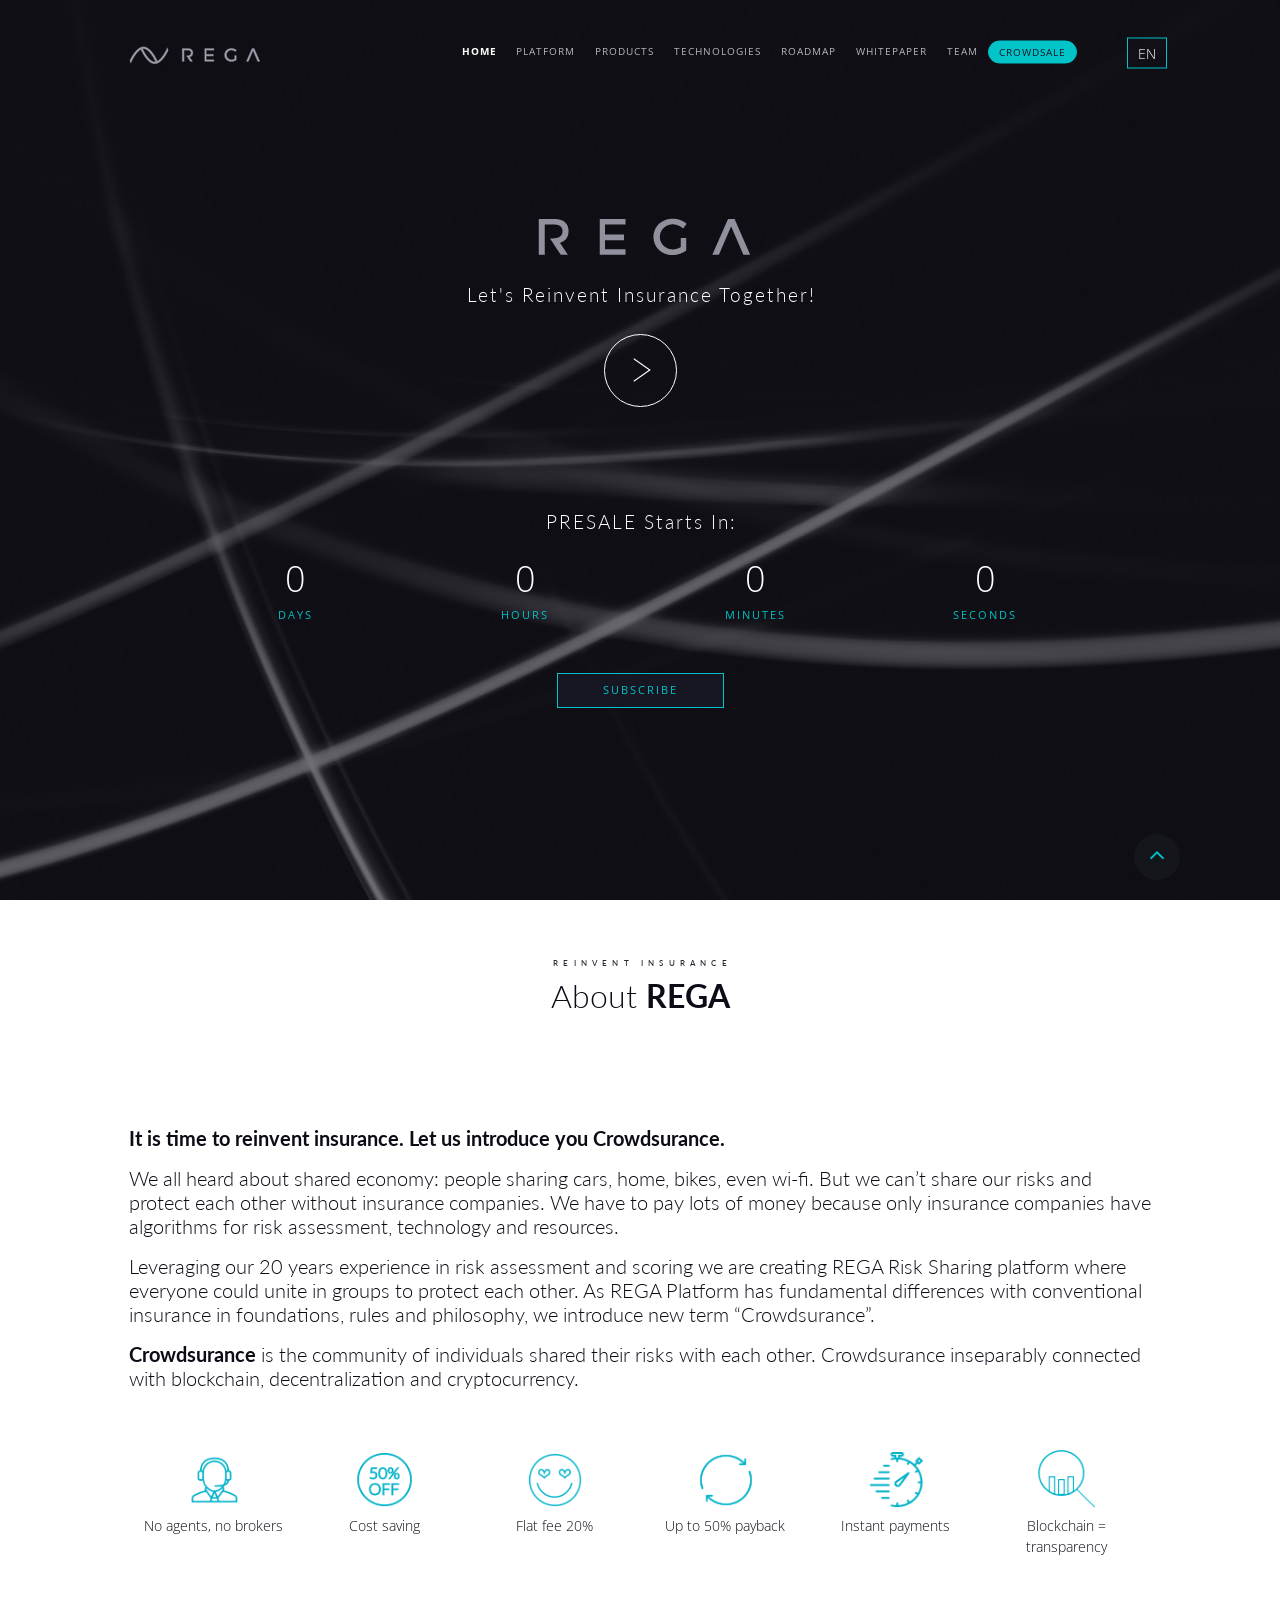
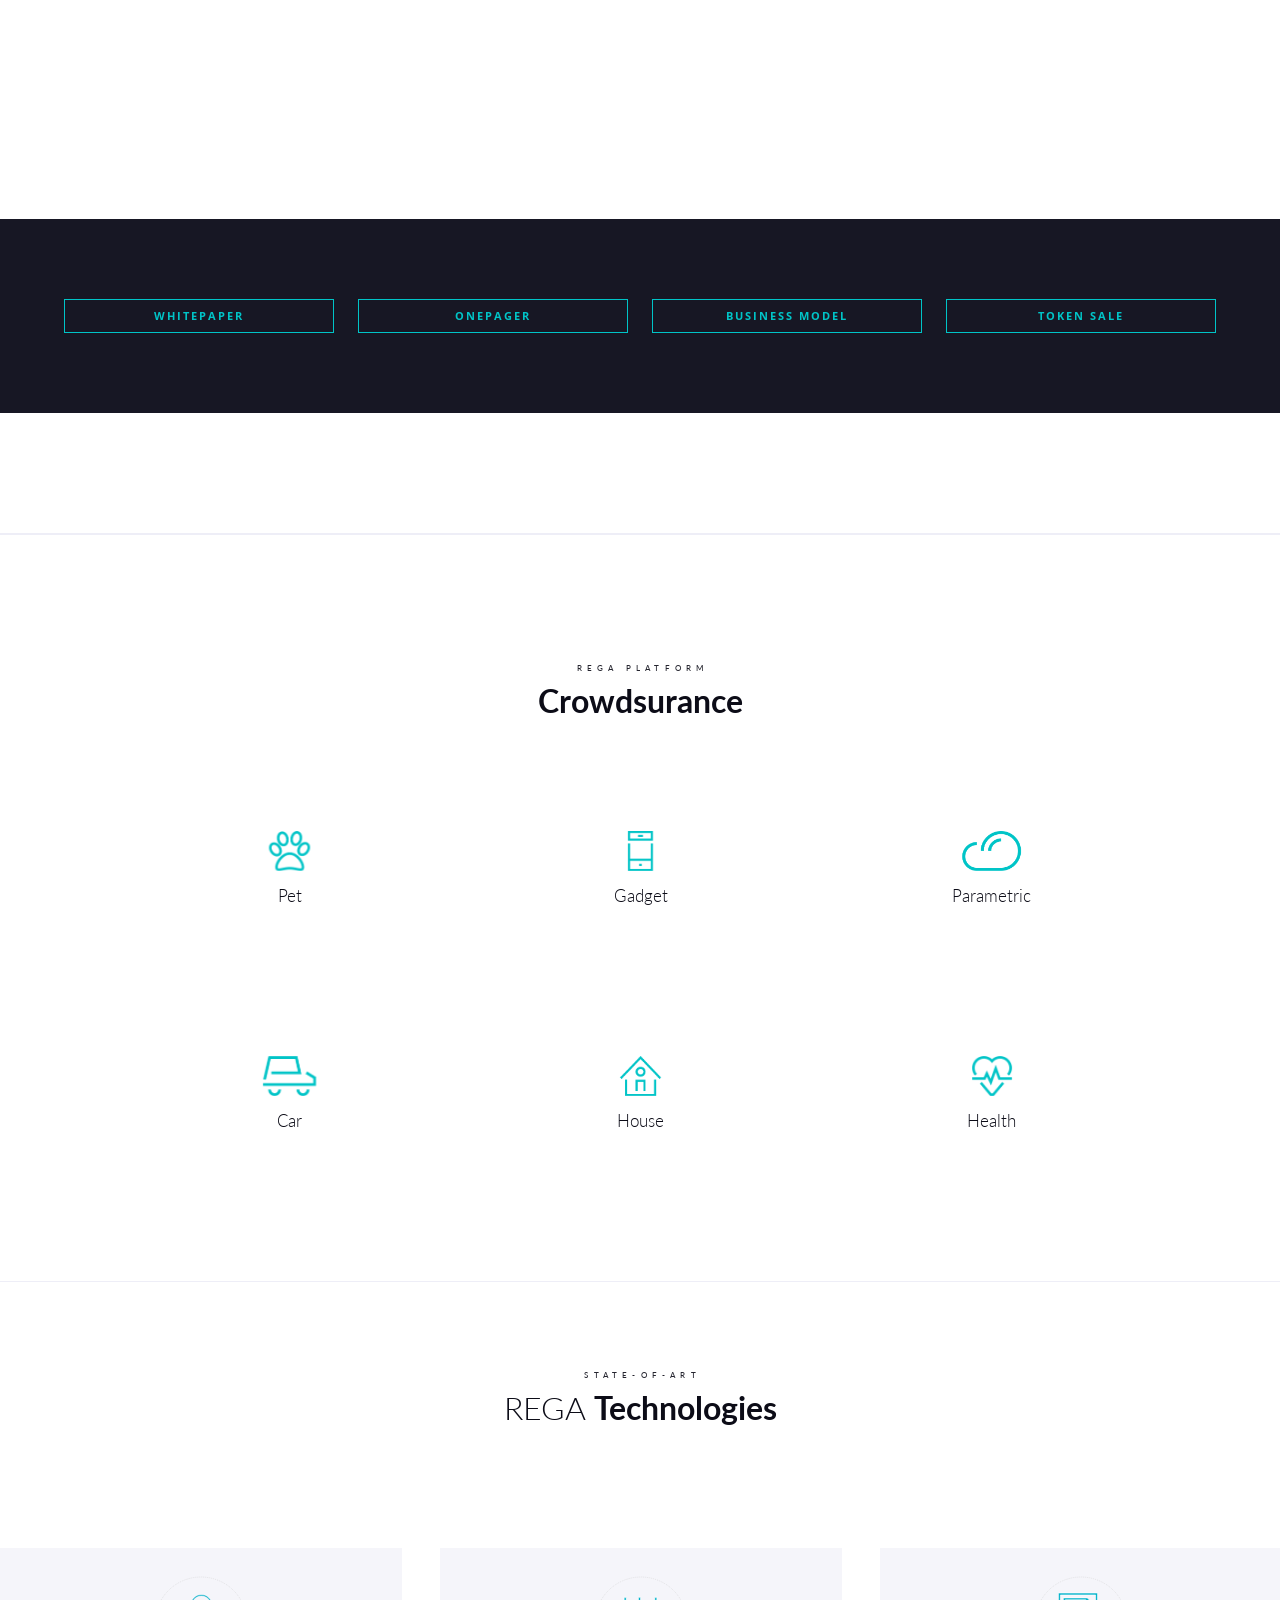
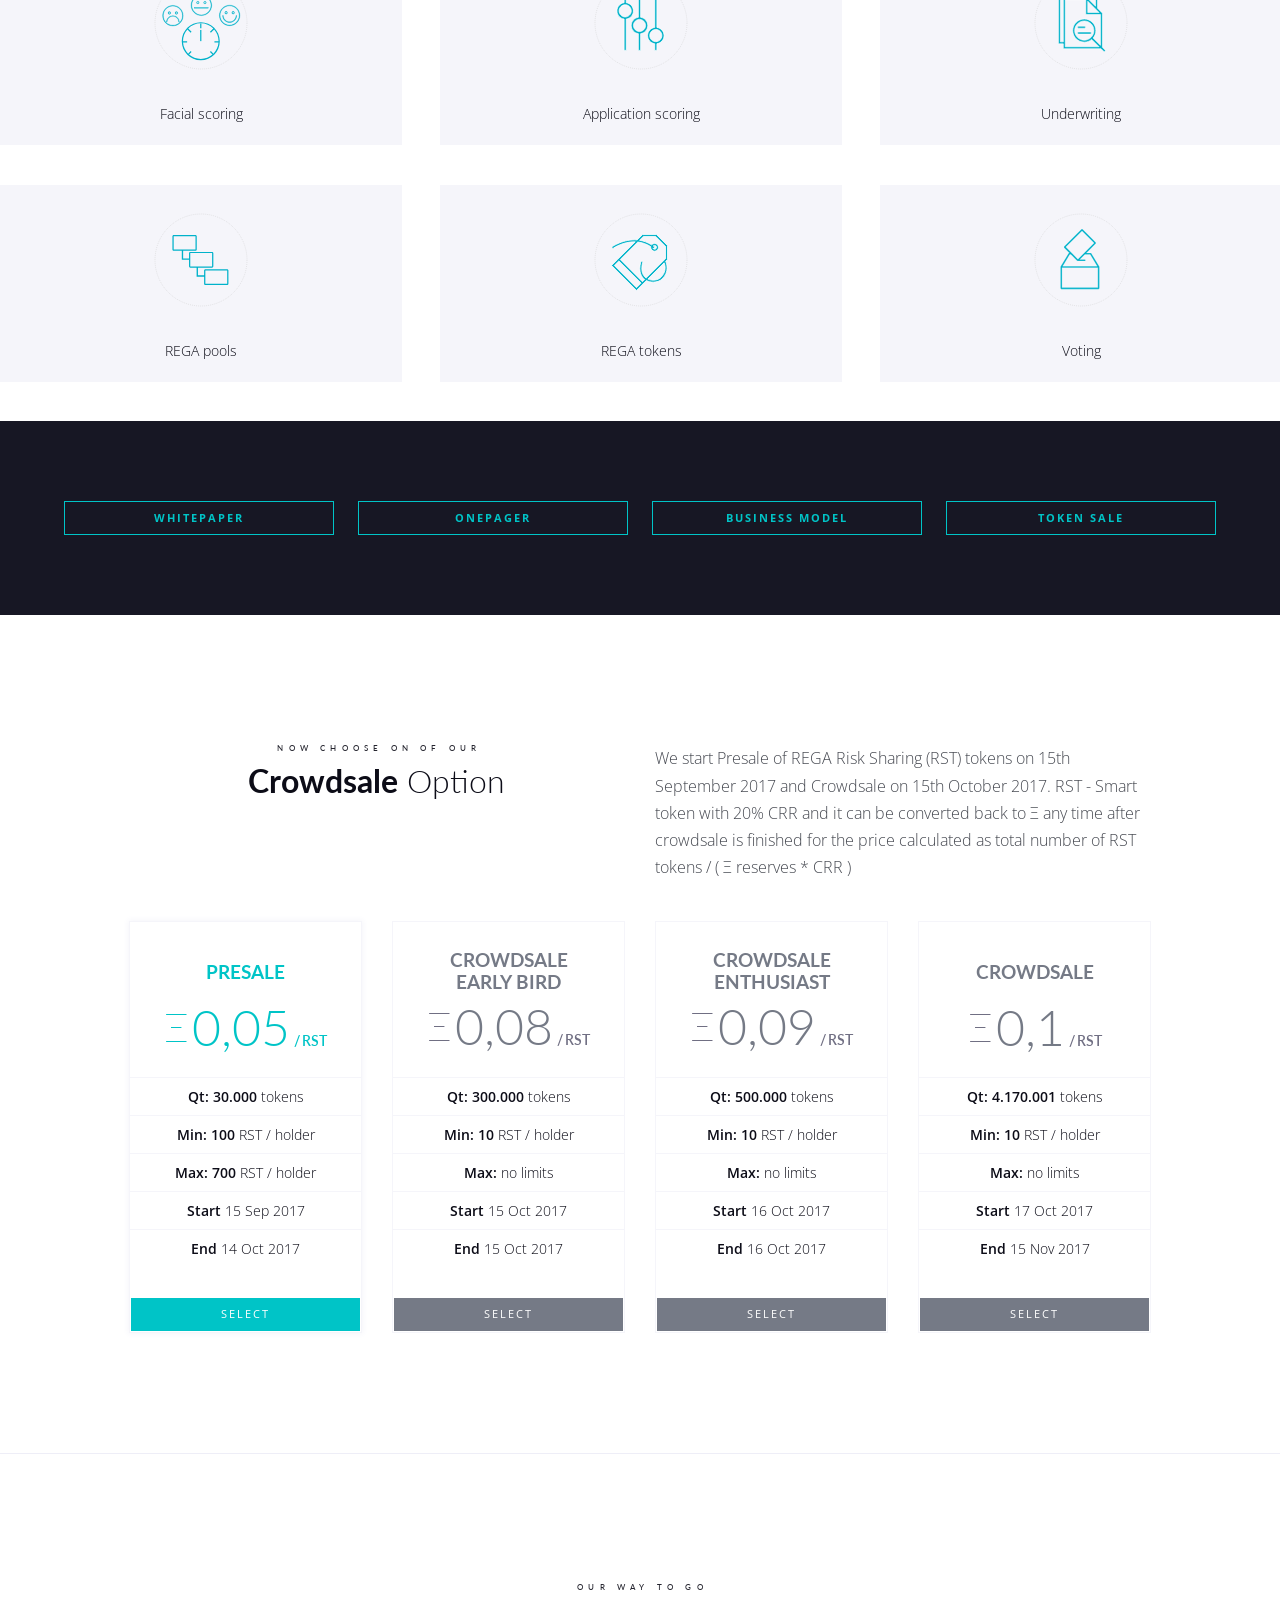
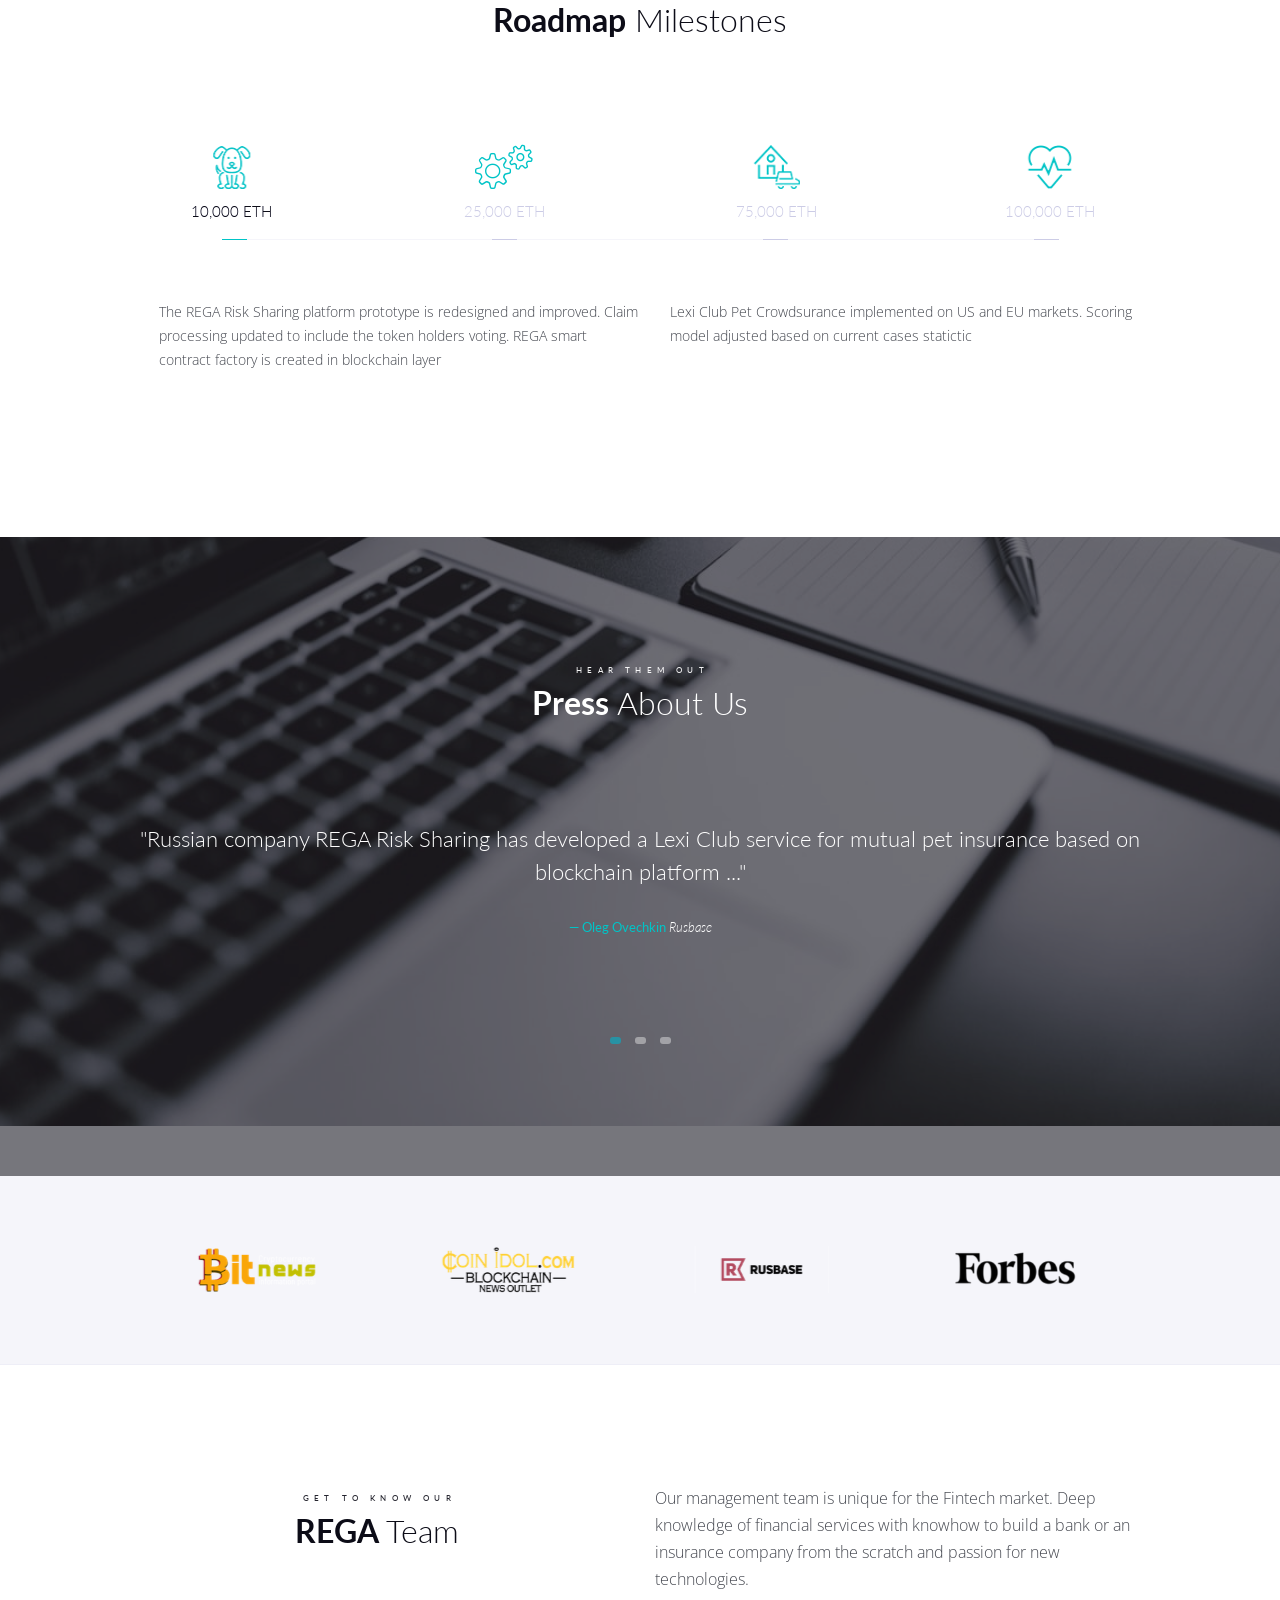
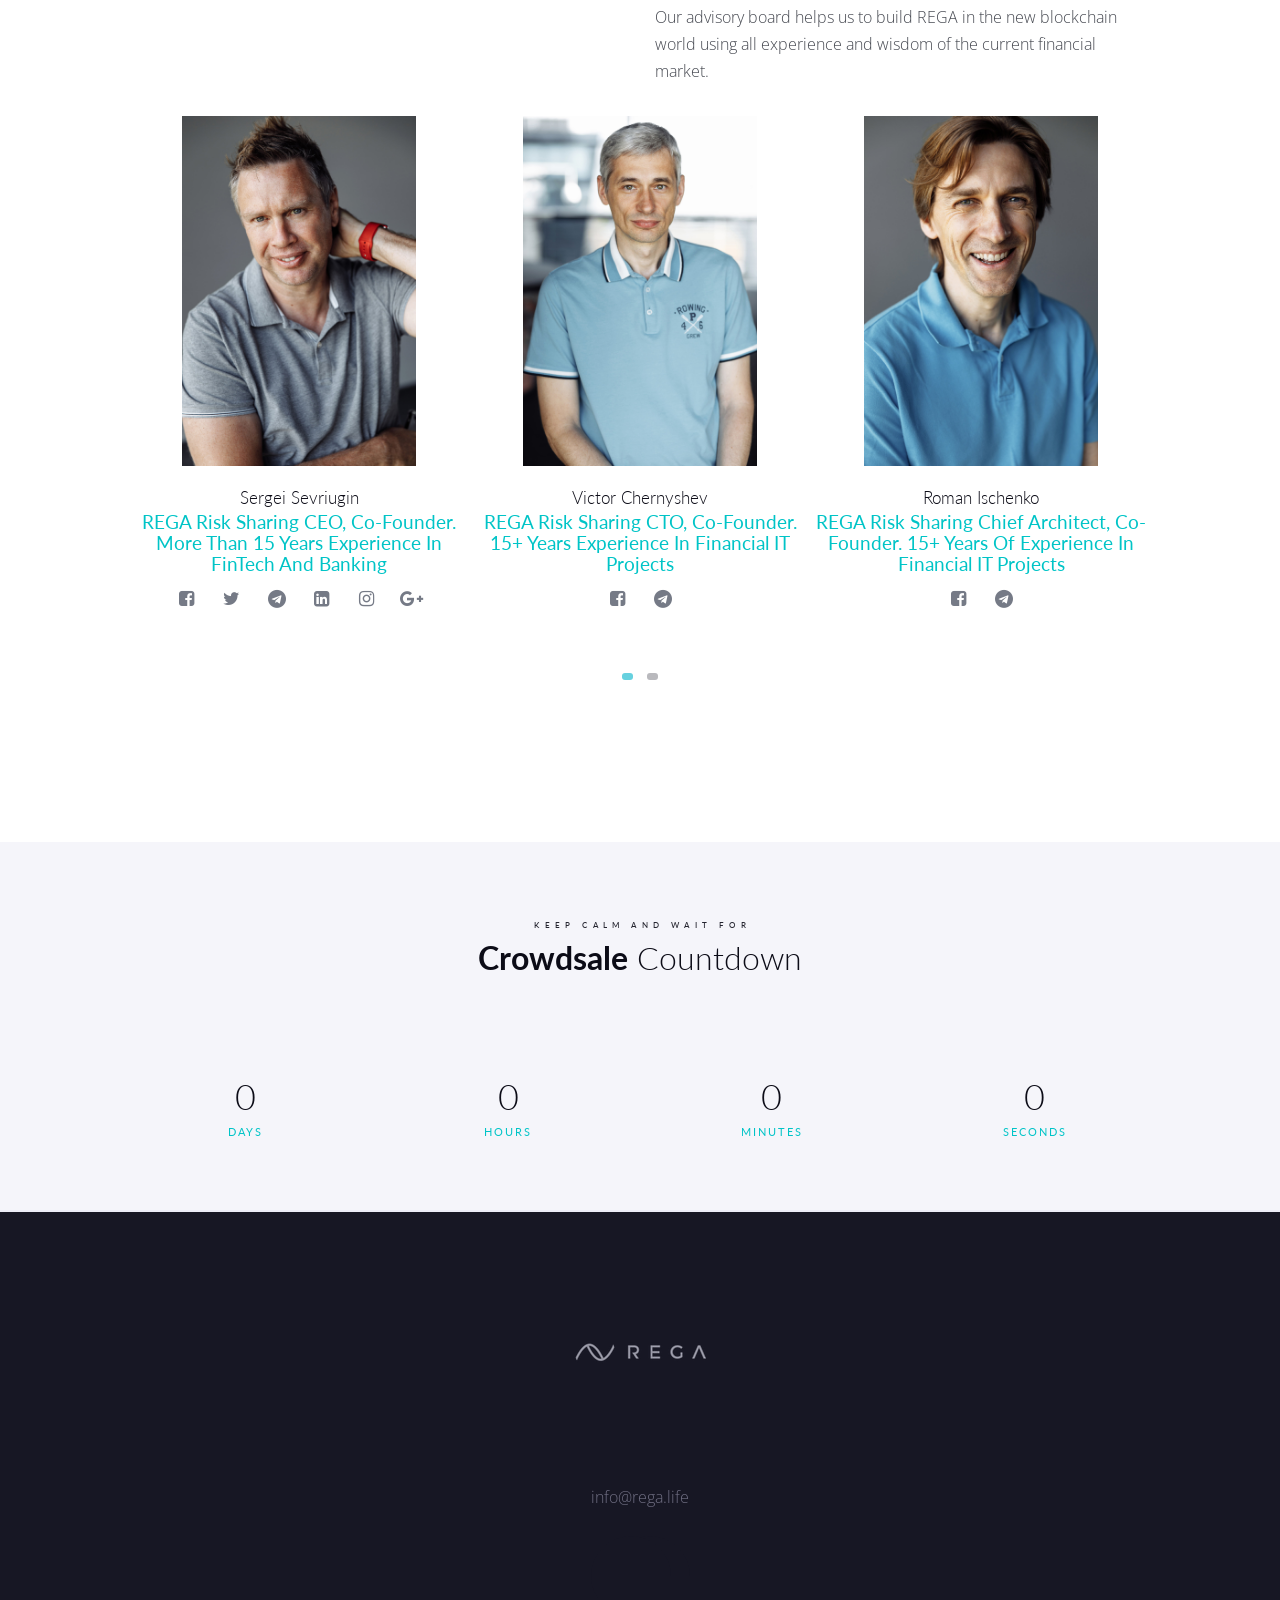
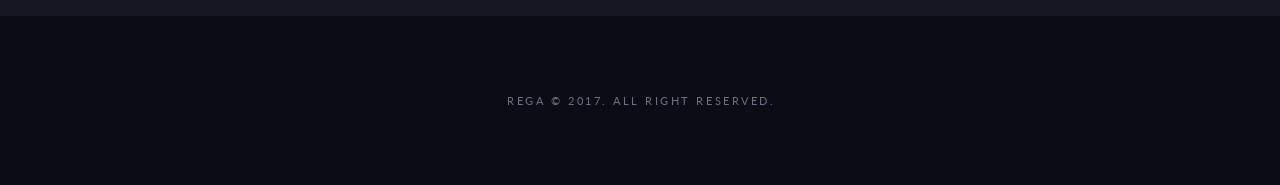
<file: index.html>
<!DOCTYPE html>
<html lang="en">
<head>
    <meta charset="utf-8">
    <meta http-equiv="X-UA-Compatible" content="IE=edge">
    <meta name="viewport" content="width=device-width, initial-scale=1.0, maximum-scale=1.0">
    <title>Rega risk sharing - crowdsurance platform</title>
	<meta name="description" content="REGA Risk Sharing - We start Presale of REGA Risk Sharing ( RST) tokens on 15th September 2017 and Crowdsale on 15th October 2017">
	<meta name="keywords" content="rega, rega risk, rega risk sharing, crowdsurance, crowdsurance platform, whitepaper, Blockchain community, pre-ico, ico, blockchain">
    <!-- Bootstrap -->
    <link rel="stylesheet" href="css/bootstrap.min.css">
    <!-- Animation Libraries -->
    <link rel="stylesheet" href="css/animate.min.css">
    <link rel="stylesheet" href="css/magic.min.css">
    <!-- Google Fonts -->
    <link href='http://fonts.googleapis.com/css?family=Lato:100,300,400,700,900%7COpen+Sans:300,400,600,700' rel='stylesheet' type='text/css'>
    <!-- Fonts Icons -->
    <link rel="stylesheet" href="css/custom-icons.css">
    <link rel="stylesheet" href="css/et-line-icons.css">
    <link rel="stylesheet" href="http://maxcdn.bootstrapcdn.com/font-awesome/4.3.0/css/font-awesome.min.css">
    <!-- Owl Carousel -->
    <link rel="stylesheet" href="css/owl.carousel.min.css">
    <!-- Nivo Lightbox -->
    <link rel="stylesheet" href="css/nivo-lightbox/nivo-lightbox.css">
    <link rel="stylesheet" href="css/nivo-lightbox/lightbox-theme.css">
	<link rel="stylesheet" href="css/font-awesome.css">
    <!-- Animated Headlines -->
    <link rel="stylesheet" href="css/animated-hedlines.css">
    <!-- Youtube Background Player -->
    <link rel="stylesheet" href="css/YTPlayer.css">
    <!-- Main Styles -->
    <link href="css/styles.css" rel="stylesheet">
    <!-- Theme -->
    <link href="css/theme/scuba-blue.css" rel="stylesheet" data-color="" id="theme">
    <!-- Animsition -->
    <link href="css/animsition.min.css" rel="stylesheet">
    <!-- Favicon (retina) -->
    <link rel="apple-touch-icon-precomposed" sizes="57x57" href="apple-touch-icon-57x57.png" />
    <link rel="apple-touch-icon-precomposed" sizes="114x114" href="apple-touch-icon-114x114.png" />
    <link rel="apple-touch-icon-precomposed" sizes="72x72" href="apple-touch-icon-72x72.png" />
    <link rel="apple-touch-icon-precomposed" sizes="144x144" href="apple-touch-icon-144x144.png" />
    <link rel="apple-touch-icon-precomposed" sizes="120x120" href="apple-touch-icon-120x120.png" />
    <link rel="apple-touch-icon-precomposed" sizes="152x152" href="apple-touch-icon-152x152.png" />
    <link rel="icon" type="image/png" href="favicon-32x32.png" sizes="32x32" />
    <link rel="icon" type="image/png" href="favicon-16x16.png" sizes="16x16" />
    <meta name="application-name" content="&nbsp;" />
    <meta name="msapplication-TileColor" content="#FFFFFF" />
    <meta name="msapplication-TileImage" content="mstile-144x144.png" />
</head>

<body>
    <!-- Page Wrapper -->
    <div id="page" class="animsition equal" data-loader-type="loader2" data-page-loader-text="REGA" data-animsition-in="fade-in" data-animsition-out="fade-out-up-sm" style="transform-origin: 50% 50vh;">
        <div id="top"></div>
        <!-- Home Section -->
        <section id="home-section" class="home-section full-screen home-bg">
            <div class="parallax-hero full-screen overlay" data-top="transform: translate3d(0px, 0px, 0px)" data-top-bottom="transform: translate3d(0px, -200px, 0px)" data-anchor-target="#home-section">
                <div class="hs-content">
                    <div class="container container-main">
                        <div class="init-animation-2 delay0-2s hidden-xs">
                           <img src="img/rega.png" alt="logo" />
                        </div>
                        <div class="init-animation-2 delay0-4s padding-bottom-20">
                            <h1 style="line-height: 1.2; font-weight: 300; font-size: 19px;" class="font-second hs-text-8 transparent hmargin">Let's reinvent insurance together!</h1>
                        </div>
                        <div class="init-animation-5 delay0-5s">
                            <a id="btn-play" href="img/popup.jpg" class="btn-play lightbox" data-lightbox-gallery="gallery11" data-lightbox-hidpi="img/popup.jpg"></a>
                            <!--        <a class="play-vid-button big-icon lightbox" href="https://www.youtube.com/watch?v=3FaVQcEjHUc"><i class="ci-icon-uniE854"></i></a> -->
                        </div>
						<!--
						<div class="home-social hidden-xs hidden-sm">
							<ul>
								<li>
									<a onclick="return !window.open(this.href)" href="https://www.facebook.com/rega.site" class="fa fa-facebook-square wow fadeIn animated" data-wow-offset="150" data-wow-delay="0s" style="visibility: visible; animation-delay: 0s; animation-name: fadeIn;"></a>
								</li>
								<li>
									<a onclick="return !window.open(this.href)" href="https://t.me/REGARiskSharing" class="fa fa-telegram wow fadeIn animated" data-wow-offset="150" data-wow-delay=".15s" style="visibility: visible; animation-delay: 0.15s; animation-name: fadeIn;"></a>
								</li>
								<li>
									<a onclick="return !window.open(this.href)" href="https://plus.google.com/+REGARiskSharing" class="fa fa-google-plus wow fadeIn animated" data-wow-offset="150" data-wow-delay=".3s" style="visibility: visible; animation-delay: 0.3s; animation-name: fadeIn;"></a>
								</li>
								<li>
									<a onclick="return !window.open(this.href)" href="#" class="fa fa-slack wow fadeIn animated" data-wow-offset="150" data-wow-delay=".5s" style="visibility: visible; animation-delay: 0.5s; animation-name: fadeIn;"></a>
                                </li
								<li>
									<a onclick="return !window.open(this.href)" href="https://twitter.com/REGA20847530" class="fa fa-twitter wow fadeIn animated" data-wow-offset="150" data-wow-delay=".5s" style="visibility: visible; animation-delay: 0.5s; animation-name: fadeIn;"></a>
                                </li>
							</ul>
						</div>
						-->
                    </div>
					<div class="init-animation-2 delay0-4s padding-bottom-20 fadeInUp text-center" style="opacity: 1;">
                            <h1 style="line-height: 1.2; font-weight: 300; font-size: 19px;" class="font-second hs-text-8 transparent hmargin">PRESALE starts in:</h1>
                        </div>
						<div class="hs-content-inner">
							<!-- Fact Item -->
							<div class="col-sm-3 fact-item col-xs-6 margin-bottom-xs-40">
								<div class="fact-number">
									<p id="ico-days-top">99</p>
								</div>
								<div class="fact-text">
									<p>days</p>
								</div>
							</div>
							<!--/ End Fact Item -->
							<div class="fact-item col-sm-3 col-xs-6 margin-bottom-xs-40">
								<div class="fact-number">
									<p id="ico-hours-top">23</p>
								</div>
								<div class="fact-text">
									<p>hours</p>
								</div>
							</div>
							<!--/ End Fact Item -->
							<div class="fact-item col-sm-3 col-xs-6 margin-bottom-xs-40">
								<div class="fact-number">
									<p id="ico-minutes-top">59</p>
								</div>
								<div class="fact-text">
									<p>minutes</p>
								</div>
							</div>
							<!--/ End Fact Item -->
							<div class="fact-item col-sm-3 col-xs-6">
								<div class="fact-number">
									<p id="ico-seconds-top">59</p>
								</div>
								<div class="fact-text">
									<p>seconds</p>
								</div>
							</div>
							<!--/ End Fact Item -->
						</div>
						<div class="subscribe">
								<a class="btn btn-animated btn-split btn-colored ripple-alone" data-text="Subscribe" data-toggle="modal" data-target="#Subscribe"><span>&nbsp;&nbsp;&nbsp;&nbsp;&nbsp;Subscribe&nbsp;&nbsp;&nbsp;&nbsp;&nbsp;</span></a>
						</div>
                </div>
            </div>
        </section>
        <!--/ End Home Section -->
        <!-- Navbar -->
        <div class="position-relative">
            <!-- sticky: 1) remove"transp-nav" class, add class="sticky-navbar" to #nav-wrapper | 2) remove navbar-fixed-top class from #nav [and navbar-transparent class too] -->
            <div id="nav-wrapper" class="transp-nav">
                <nav id="nav" class="navbar navbar-fixed-top navbar-transparent navbar-dark ripple-group-parent init-animation-1" role="navigation">
                    <div class="container in-page-scroll">
                        <!-- Brand and toggle get grouped for better mobile display -->
                        <div class="navbar-header">
                            <button type="button" id="animated-navicon" class="navbar-toggle" data-toggle="collapse" data-target="#mobile-navbar-collapse">
                                <span class="sr-only">Toggle navigation</span>
                                <span class="icon-bar"></span>
                                <span class="icon-bar"></span>
                                <span class="icon-bar"></span>
                            </button>
                            <a class="navbar-brand ripple-group" href="#top">
                                <div class="navbar-logo pull-left">
                                    <img src="img/rega_logo_rgb-01.png" alt="logo" />
                                </div>
                            </a>
							<button class="language-nav-btn visible-xs visible-sm collapsed" type="button" data-toggle="collapse" data-target="#language-nav-panel" aria-expanded="false" aria-controls="language-nav-panel"> EN </button>
                        </div>
                        <!-- Collect the nav links, forms, and other content for toggling -->
                        <div class="collapse navbar-collapse" id="mobile-navbar-collapse">
                            <ul class="nav navbar-nav navbar-right cl-effect-5">
                                <li>
                                    <a class="ripple-group" href="#top">
                                        <span data-hover="home">home</span>
                                    </a>
                                </li>
                                <li>
                                    <a class="ripple-group" href="#platform-section">
                                        <span data-hover="platform">platform</span>
                                    </a>
                                </li>
                                <li>
                                    <a class="ripple-group" href="#products-section">
                                        <span data-hover="products">products</span>
                                    </a>
                                </li>
                                <li>
                                    <a class="ripple-group" href="#technologies-section">
                                        <span data-hover="technologies">technologies</span>
                                    </a>
                                </li>
                                <li>
                                    <a class="ripple-group" href="#process-section">
                                        <span data-hover="roadmap">roadmap</span>
                                    </a>
                                </li>
                                <li>
                                    <a class="ripple-group" href="#whitepaper-section">
                                        <span data-hover="whitepaper">whitepaper</span>
                                    </a>
                                </li>
                                <li>
                                    <a class="ripple-group" href="#team-section">
                                        <span data-hover="team">team</span>
                                    </a>
                                </li>
                                <li>
                                    <a class="ripple-group" href="#pricing-section">
                                        <span data-hover="crowdsale">crowdsale</span>
                                    </a>
                                </li>
								<li>
									<button class="language-nav-btn visible-md visible-lg collapsed" type="button" data-toggle="collapse" data-target="#language-nav-panel" aria-expanded="false" aria-controls="language-nav-panel"> EN </button>
								</li>
                            </ul>
                        </div>
                        <!-- /.navbar-collapse -->
                    </div>
                    <!-- /.container -->
                </nav>
				<nav id="language-nav-panel" class="navbar navbar-default language-nav-panel collapse" role="navigation" aria-expanded="false">
					<div class="container language-selector flex-container langtext-left">
						<a href="index.html" class="active manylanguage-link">
							<div class="flex-container">
								<div class="langiimg"><img src="img/lang/en.png"></div>
								<span class="language-text">English</span>
							</div>
						</a>
						<a href="cn/index.html" class="manylanguage-link">
							<div class="flex-container">
								<div class="langiimg"><img src="img/lang/cn.png"></div>
								<span class="language-text">中文</span>
							</div>
						</a>
						<!--
						<a href="ru/index.html" class="manylanguage-link">
							<div class="flex-container">
								<div class="langiimg"><img src="img/lang/ru.png"></div>
								<span class="language-text">Русский</span>
							</div>
						</a>
						<a href="ja/index.html" class="manylanguage-link">
							<div class="flex-container">
								<div class="langiimg"><img src="img/lang/ja.png"></div>
								<span class="language-text">日本語</span>
							</div>
						</a>
						<a href="ko/index.html" class="manylanguage-link">
							<div class="flex-container">
								<div class="langiimg"><img src="img/lang/ko.png"></div>
								<span class="language-text">한국어</span>
							</div>
						</a>
						<a href="it/index.html" class="manylanguage-link">
							<div class="flex-container">
								<div class="langiimg"><img src="img/lang/it.png"></div>
								<span class="language-text">Italiano</span>
							</div>
						</a>
						<a href="de/index.html" class="manylanguage-link">
							<div class="flex-container">
								<div class="langiimg"><img src="img/lang/de.png"></div>
								<span class="language-text">Deutsch</span>
							</div>
						</a>
						<a href="hi/index.html" class="manylanguage-link">
							<div class="flex-container">
								<div class="langiimg"><img src="img/lang/hi.png"></div>
								<span class="language-text">िंदी</span>
							</div>
						</a>
						<a href="es/index.html" class="manylanguage-link">
							<div class="flex-container">
								<div class="langiimg"><img src="img/lang/es.png"></div>
								<span class="language-text">Español</span>
							</div>
						</a>
						<a href="fr/index.html" class="manylanguage-link">
							<div class="flex-container">
								<div class="langiimg"><img src="img/lang/fr.png"></div>
								<span class="language-text">Français</span>
							</div>
						</a>
						-->
					</div>
                    <!-- /.container -->
                </nav>
            </div>
        </div>
        <!--/ End Navbar -->
        <div id="page-2">
            <!-- About Section -->
            <section id="platform-section" class="about-section section">
                <div class="container">
                    <div class="section-title">
                        <div class=" section-title-more">
                            reinvent insurance
                        </div>
                        <div>
                            <h2 class="section-title-heading">about <span>REGA</span></h2>
                        </div>
                    </div>
                    <div class="row">
                        <div class="col-sm-12 wow fadeInUp margin-bottom-xs-40">
                            <blockquote class=" about-quote wow fadeInUp" data-wow-delay="0s">
                                <p><b>It is time to reinvent insurance. Let us introduce you Crowdsurance.</b></p>
								<p>We all heard about shared economy: people sharing cars, home, bikes, even wi-fi. But we can’t share our risks and protect each other without insurance companies. We have to pay lots of money because only insurance companies have algorithms for risk assessment, technology and resources.</p>
								<p>Leveraging our 20 years experience in risk assessment and scoring we are creating REGA Risk Sharing platform where everyone could unite in groups to protect each other. As REGA Platform has fundamental differences with conventional insurance in foundations, rules and philosophy, we introduce new term “Crowdsurance”.</p>
								<p><b>Crowdsurance</b> is the community of individuals shared their risks with each other. Crowdsurance inseparably connected with blockchain, decentralization and cryptocurrency.</p>
                            </blockquote>
                        </div>
                        <!--
                        <div id="skillbars" class="skillbars col-sm-6">
                            <div class="skillbar-container wow fadeInUp animated" data-wow-delay="0s">
                                <p class="skillbar-title">pay less
                                    <span>50%</span>
                                </p>
                                <div class="skillbar">
                                    <div class="skillbar-bar" data-percent="50%"></div>
                                </div>
                            </div>
                            <div class="skillbar-container wow fadeInUp animated" data-wow-delay=".3s">
                                <p class="skillbar-title">flat fee
                                    <span>20%</span>
                                </p>
                                <div class="skillbar">
                                    <div class="skillbar-bar delay0-4s" data-percent="20%"></div>
                                </div>
                            </div>
                            <div class="skillbar-container wow fadeInUp animated" data-wow-delay=".6s">
                                <p class="skillbar-title">payback
                                    <span>50%</span>
                                </p>
                                <div class="skillbar">
                                    <div class="skillbar-bar delay0-8s" data-percent="50%"></div>
                                </div>
                            </div>

                        </div>
						-->
                        <div class="col-sm-12 wow fadeInUp margin-bottom-xs-40">
                            <div class="col-sm-4 col-md-2 advantage">
								<img src="img/agent.png" class="img-responsive" alt="">
                                <p class="margin-top">No agents, no brokers</p>
							</div>
							<div class="col-sm-4 col-md-2 advantage">
								<img src="img/50pro.png" class="img-responsive" alt="">
                                <p class="margin-top">Cost saving</p>
							</div>
							<div class="col-sm-4 col-md-2 advantage">
								<img src="img/smile.png" class="img-responsive" alt="">
                                <p class="margin-top">Flat fee 20%</p>
							</div>
							<div class="col-sm-4 col-md-2 advantage">
								<img src="img/reload.png" class="img-responsive" alt="">
                                <p class="margin-top">Up to 50% payback</p>
							</div>
							<div class="col-sm-4 col-md-2 advantage">
								<img src="img/timer.png" class="img-responsive" alt="">
                                <p class="margin-top">Instant payments</p>
							</div>
							<div class="col-sm-4 col-md-2 advantage">
								<img src="img/magnifier.png" class="img-responsive" alt="">
                                <p class="margin-top">Blockchain = transparency</p>
							</div>
                        </div>
                    </div>
                    <!--/.row -->
                </div>
                <!--/.container -->
            </section>
            <!--/ End About Section -->
            <!-- Project Order Section -->
            <section id="whitepaper-section" class="about-section section">
                <div class="project-order-section in-page-scroll small-section text-center">
                    <a href="regawhitepaper.pdf" class="btn btn-animated btn-split btn-colored btn-fix ripple-alone margin-10" data-text="whitepaper"><span class="text-center">read our whitepaper</span></a>
                    <a href="regaonepager.pdf" class="btn btn-animated btn-split btn-colored btn-fix ripple-alone margin-10" data-text="onepager"><span>read our onepager</span></a>
                    <a href="regabusinessmodel.pdf" class="btn btn-animated btn-split btn-colored btn-fix ripple-alone margin-10" data-text="business model"><span>read about business model</span></a>
                    <a href="regatokensale.pdf" class="btn btn-animated btn-split btn-colored btn-fix ripple-alone margin-10" data-text="token sale"><span>read about token sale</span></a>
                </div>
            </section>
            <!--/ End Project Order Section -->
            <hr />
            <!-- Facts Section -->
			<!--
            <div id="facts-section" class="facts-section text-center font-second small-section">
                <div class="container">
                    <div class="row">
						<div class="section-title">
                        <div class=" section-title-more">
                            Important numbers
                        </div>
							<div>
								<h1 class="section-title-heading">REGA <span>stats</span></h1>
							</div>
						</div>
                        <div class="col-sm-3 fact-item col-xs-6 margin-bottom-xs-40">
                            <div class="fact-number">
                                <p class="counter">2</p>
                            </div>
                            <div class="fact-text">
                                <p>products</p>
                            </div>
                        </div>
                        <div class="fact-item col-sm-3 col-xs-6 margin-bottom-xs-40">
                            <div class="fact-number">
                                <p class="counter">5</p>
                            </div>
                            <div class="fact-text">
                                <p>Pools</p>
                            </div>
                        </div>
                        <div class="fact-item col-sm-3 col-xs-6 margin-bottom-xs-40">
                            <div class="fact-number">
                                <p class="counter">18</p>
                            </div>
                            <div class="fact-text">
                                <p>Sub Pools</p>
                            </div>
                        </div>
                        <div class="fact-item col-sm-3 col-xs-6 margin-bottom-xs-40">
                            <div class="fact-number">
                                <p class="counter">160</p>
                            </div>
                            <div class="fact-text">
                                <p>members</p>
                            </div>
                        </div>
                    </div>
                </div>
            </div>
			-->
            <!--/ End Facts Section -->
            <hr />
            <!-- Services Section -->
            <section id="products-section" class="services-section section">
                <div class="container">
                    <div class="section-title">
                        <div class=" section-title-more">
                            REGA platform
                        </div>
                        <div>
                            <h1 class="section-title-heading"><span>Crowdsurance</span></h1>
                        </div>
                    </div>
                    <div class="services-section-items padding-top-sm-10 row">
                        <div class="services-section-item col-sm-4 margin-bottom-xs-40 wow fadeInUpLeftScale">
                            <div class="services-section-item-icon">
                                <img src="img/pet.png" alt="pet">
                                <!--<i class="fa fa-paw" aria-hidden="true"></i>-->
                            </div>
                            <h4 class="services-item-title font-second">pet</h4>
                            <div class="services-section-item-text">
                                <p>Join Lexi Club pet Сrowdsurance and get up to 80% payback on vet bills. If nothing has happened with your pet get up to 50% investment back</p>
                                <a href="http://lexiclub.org/indexEN.html" class="btn" data-text="try">try</a>
                            </div>
                        </div>
                        <!--/ End Services Section Item -->
                        <div class="services-section-item col-sm-4 margin-bottom-xs-40 wow fadeInUpScale">
                            <div class="services-section-item-icon">
                                <img src="img/gadget.png" alt="pet">
                                <!--<i class="fa fa-mobile fa-lg" aria-hidden="true"></i>-->
                            </div>
                            <h4 class="services-item-title font-second">gadget</h4>
                            <div class="services-section-item-text text-center">
                                <p>Invest around 2,5% of your gadget price to the REGA Pool to protect your gadget from selected risks without overhead of financial institutions</p>
                                <a href="img/Main-screen-long.jpg" data-lightbox-gallery="gallery12" data-lightbox-hidpi="img/Main-screen-long.jpg" class="btn lightbox" data-text="try">try prototype</a>
								<a href="img/New-account-done.jpg" data-lightbox-gallery="gallery12" data-lightbox-hidpi="img/New-account-done.jpg" class="btn lightbox hidden-sm hidden-xs"></a>
                            </div>
                        </div>
                        <!--/ End Services Section Item -->
                        <div class="services-section-item col-sm-4 margin-bottom-xs-40 wow fadeInUpRightScale">
                            <div class="services-section-item-icon">
                                <img src="img/parametric.png" alt="parametric">
                                <!--<i class="fa fa-cloud" aria-hidden="true"></i>-->
                            </div>
                            <h4 class="services-item-title font-second">parametric</h4>
                            <div class="services-section-item-text">
                                <p>Use data from various sensors and detectors to trigger payment request upon occurrence of certain event</p><br>
                                <a href="regawhitepaper.pdf" class="btn" data-text="try">read</a>
                            </div>
                        </div>
                        <!--/ End Services Section Item -->
                        <div class="services-section-item col-sm-4 margin-bottom-xs-40 wow fadeInUpLeftScale">
                            <div class="services-section-item-icon">
                                <img src="img/car.png" alt="car">
                                <!--<i class="fa fa-car" aria-hidden="true"></i>-->
                            </div>
                            <h4 class="services-item-title font-second">car</h4>
                            <div class="services-section-item-text">
                                <p>Car owners can invest in REGA Car Protection Pool and in case of an accident the Pool funds will be used to cover cost of car repair</p>
                                <a href="regawhitepaper.pdf" class="btn" data-text="try">read</a>
                            </div>
                        </div>
                        <!--/ End Services Section Item -->
                        <div class="services-section-item col-sm-4 margin-bottom-xs-40 wow fadeInUpScale">
                            <div class="services-section-item-icon">
                                <img src="img/house.png" alt="house">
                                <!--<i class="fa fa-home" aria-hidden="true"></i>-->
                            </div>
                            <h4 class="services-item-title font-second">house</h4>
                            <div class="services-section-item-text">
                                <p>Drones can be used in REGA Real Estate Crowdsurance to check the property condition and provide evidence, case has happened and the property is damaged</p>
                                <a href="regawhitepaper.pdf" class="btn" data-text="try">read</a>
                            </div>
                        </div>
                        <!--/ End Services Section Item -->
                        <div class="services-section-item col-sm-4 wow fadeInUpRightScale">
                            <div class="services-section-item-icon">
                                <img src="img/health.png" alt="health">
                                <!--<i class="fa fa-male" aria-hidden="true"></i>-->
                            </div>
                            <h4 class="services-item-title font-second">health</h4>
                            <div class="services-section-item-text">
                                <p>Parametric data from personal assistants, smart watches, fitness trackers, health applications will be used to adjust scoring models. REGA Health Crowdsurance products will provide price effective solution for everyone</p>
                                <a href="regawhitepaper.pdf" class="btn" data-text="try">read</a>
                            </div>
                        </div>
                        <!--/ End Services Section Item -->
                    </div>
                    <!--/.row -->
                </div>
                <!--/.container -->
            </section>
            <!--/ End Services Section -->
            <hr />
            <!--Start Works Section -->
            <section id="technologies-section" class="portfolio-section section text-center no-padding-bottom">
                <div class="container">
                    <div class="section-title">
                        <div class=" section-title-more">
                            state-of-art
                        </div>
                        <div>
                            <h1 class="section-title-heading">REGA <span>technologies</span></h1>
                        </div>
                    </div>
                    <!-- Start Works Buttons -->
					<!--
                    <div id="portfolio-filters" class="portfolio-filters margin-top-20 ripple-group-parent wow fadeIn" data-wow-offset="100" data-wow-delay=".1s">
                        <a class="btn btn-animated btn-split ripple-group" data-text="all" data-filter="*">
                            <span class="btn-icon icon-global"></span>
                        </a>
                        <span class="btn-seperator">|</span>
                        <a class="btn btn-animated btn-split ripple-group" data-text="blockchain" data-filter=".blockchain">
                            <span class="btn-icon icon-attachment"></span>
                        </a>
                        <span class="btn-seperator">|</span>
                        <a class="btn btn-animated btn-split ripple-group" data-text="scoring" data-filter=".scoring">
                            <span class="btn-icon icon-gears"></span>
                        </a>
                        <span class="btn-seperator">|</span>
                        <a class="btn btn-animated btn-split ripple-group" data-text="underwriting" data-filter=".underwriting">
                            <span class="btn-icon icon-lightbulb"></span>
                        </a>
                    </div>
					-->
                    <!--/ End Works Buttons -->
                </div>
                <!-- /.container -->
                <!-- Works Items -->
                <ul id="portfolio-container" class="portfolio-container colored-mask gapped clearlist row portfolio-hover-effect">
                    <li class="portfolio-item scoring col-sm-6 col-md-4 col-xs-12">
                        <div class="portfolio-item-img">
						<svg version="1.1" id="facial_scoring_1_" xmlns="http://www.w3.org/2000/svg" xmlns:xlink="http://www.w3.org/1999/xlink" x="0px"
							 y="0px" width="150px" height="150px" viewBox="0 0 150 150" enable-background="new 0 0 150 150" xml:space="preserve">
						<g id="facial_scoring">
							<g id="circle">

									<circle fill="none" stroke="#CCCCCC" stroke-width="0.5" stroke-miterlimit="10" stroke-dasharray="1.0033,1.0033" cx="75" cy="75" r="46"/>
							</g>
							<g id="Слой_10">
								<g>
									<g>
										<path fill="#00B2CA" d="M74.775,74.129c-10.483,0-19.012,8.529-19.012,19.014c0,10.483,8.528,19.017,19.012,19.017
											s19.014-8.529,19.014-19.017C93.789,82.658,85.26,74.129,74.775,74.129z M63.051,106.5l2.51-2.51l-0.867-0.867l-2.537,2.537
											c-2.887-2.91-4.773-6.813-5.107-11.143h4.081V93.29h-4.136c0-0.051-0.004-0.103-0.004-0.153c0-4.484,1.675-8.591,4.429-11.725
											l3.275,3.273l0.867-0.867l-3.305-3.305c3.218-3.188,7.643-5.167,12.521-5.167c4.876,0,9.303,1.979,12.519,5.167l-3.304,3.305
											l0.866,0.867l3.274-3.273c2.755,3.134,4.429,7.234,4.429,11.725c0,0.055-0.002,0.104-0.002,0.153h-4.138v1.228h4.082
											c-0.334,4.328-2.22,8.229-5.108,11.143l-2.537-2.537l-0.865,0.867l2.507,2.51c-3.133,2.752-7.235,4.428-11.725,4.428
											C70.287,110.928,66.186,109.252,63.051,106.5z"/>
										<rect x="74.163" y="81.948" fill="#00B2CA" width="1.228" height="11.188"/>
										<rect x="74.163" y="75.509" fill="#00B2CA" width="1.228" height="4.753"/>
									</g>
								</g>
							</g>
							<g id="Слой_11">
								<g>
									<g>
										<path fill="#00B2CA" stroke="#00B2CA" stroke-width="0.3" stroke-miterlimit="10" d="M46.894,77.885
											c-5.648,0-10.243-4.595-10.243-10.243c0-5.646,4.595-10.24,10.243-10.24c5.647,0,10.243,4.596,10.243,10.24
											C57.137,73.291,52.541,77.885,46.894,77.885z M46.894,58.061c-5.284,0-9.582,4.301-9.582,9.582c0,5.284,4.298,9.582,9.582,9.582
											c5.282,0,9.582-4.298,9.582-9.582C56.476,62.359,52.176,58.061,46.894,58.061z"/>
									</g>
									<g>
										<path fill="#00B2CA" stroke="#00B2CA" stroke-width="0.3" stroke-miterlimit="10" d="M53.32,74.069h-0.604
											c0-3.212-2.612-5.824-5.824-5.824s-5.825,2.612-5.825,5.824h-0.604c0-3.544,2.885-6.431,6.429-6.431S53.32,70.524,53.32,74.069z
											"/>
									</g>
									<g>
										<g>
											<path fill="#00B2CA" stroke="#00B2CA" stroke-width="0.1" stroke-miterlimit="10" d="M43.369,66.431
												c-0.79,0-1.432-0.642-1.432-1.432s0.643-1.432,1.432-1.432c0.79,0,1.432,0.643,1.432,1.432
												C44.8,65.789,44.159,66.431,43.369,66.431z M43.369,64.228c-0.425,0-0.771,0.35-0.771,0.771s0.347,0.771,0.771,0.771
												c0.425,0,0.771-0.346,0.771-0.771S43.794,64.228,43.369,64.228z"/>
										</g>
										<g>
											<path fill="#00B2CA" stroke="#00B2CA" stroke-width="0.1" stroke-miterlimit="10" d="M50.418,66.431
												c-0.79,0-1.432-0.642-1.432-1.432s0.642-1.432,1.432-1.432c0.789,0,1.432,0.643,1.432,1.432
												C51.85,65.789,51.207,66.431,50.418,66.431z M50.418,64.228c-0.426,0-0.771,0.35-0.771,0.771s0.346,0.771,0.771,0.771
												c0.424,0,0.771-0.346,0.771-0.771C51.188,64.574,50.842,64.228,50.418,64.228z"/>
										</g>
									</g>
								</g>
							</g>
							<g id="Слой_8">
								<g>
									<g>
										<path fill="#00B2CA" stroke="#00B2CA" stroke-width="0.3" stroke-miterlimit="10" d="M75.398,67.594
											c-5.688,0-10.317-4.629-10.317-10.316c0-5.688,4.629-10.317,10.317-10.317c5.69,0,10.319,4.629,10.319,10.317
											C85.718,62.965,81.089,67.594,75.398,67.594z M75.398,47.623c-5.321,0-9.652,4.331-9.652,9.651s4.331,9.65,9.652,9.65
											c5.323,0,9.652-4.33,9.652-9.65C85.051,51.953,80.721,47.623,75.398,47.623z"/>
									</g>
									<g>
										<g>
											<path fill="#00B2CA" stroke="#00B2CA" stroke-width="0.1" stroke-miterlimit="10" d="M71.85,56.055
												c-0.796,0-1.442-0.646-1.442-1.438s0.647-1.442,1.442-1.442s1.441,0.646,1.441,1.442C73.291,55.411,72.645,56.055,71.85,56.055
												z M71.85,53.835c-0.43,0-0.777,0.349-0.777,0.776c0,0.429,0.348,0.773,0.777,0.773c0.428,0,0.775-0.348,0.775-0.773
												C72.625,54.184,72.277,53.835,71.85,53.835z"/>
										</g>
										<g>
											<path fill="#00B2CA" stroke="#00B2CA" stroke-width="0.1" stroke-miterlimit="10" d="M78.95,56.055
												c-0.796,0-1.442-0.646-1.442-1.438s0.646-1.442,1.442-1.442c0.795,0,1.442,0.646,1.442,1.442
												C80.393,55.411,79.745,56.055,78.95,56.055z M78.95,53.835c-0.429,0-0.777,0.349-0.777,0.776c0,0.429,0.349,0.773,0.777,0.773
												c0.428,0,0.776-0.348,0.776-0.773C79.727,54.184,79.377,53.835,78.95,53.835z"/>
										</g>
									</g>
									<g>

											<rect x="68.243" y="59.52" fill="#00B2CA" stroke="#00B2CA" stroke-width="0.3" stroke-miterlimit="10" width="13.979" height="0.665"/>
									</g>
								</g>
							</g>
							<g id="Слой_7">
								<g>
									<g>
										<path fill="#00B2CA" stroke="#00B2CA" stroke-width="0.3" stroke-miterlimit="10" d="M103.641,77.668
											c-5.646,0-10.242-4.595-10.242-10.243c0-5.646,4.596-10.243,10.242-10.243c5.648,0,10.243,4.598,10.243,10.243
											C113.884,73.074,109.29,77.668,103.641,77.668z M103.641,57.843c-5.283,0-9.582,4.298-9.582,9.582
											c0,5.284,4.299,9.582,9.582,9.582c5.284,0,9.582-4.298,9.582-9.582C113.223,62.141,108.925,57.843,103.641,57.843z"/>
									</g>
									<g>
										<path fill="#00B2CA" stroke="#00B2CA" stroke-width="0.3" stroke-miterlimit="10" d="M103.641,74.474
											c-3.887,0-7.049-3.161-7.049-7.049h0.661c0,3.521,2.866,6.388,6.388,6.388c3.522,0,6.389-2.862,6.389-6.388h0.66
											C110.689,71.313,107.527,74.474,103.641,74.474z"/>
									</g>
									<g>
										<g>
											<path fill="#00B2CA" stroke="#00B2CA" stroke-width="0.1" stroke-miterlimit="10" d="M100.117,66.214
												c-0.79,0-1.432-0.644-1.432-1.432c0-0.789,0.642-1.436,1.432-1.436s1.432,0.646,1.432,1.436
												C101.549,65.571,100.907,66.214,100.117,66.214z M99.752,64.103c-0.242,0.131-0.406,0.388-0.406,0.679
												c0,0.425,0.346,0.771,0.771,0.771c0.425,0,0.771-0.346,0.771-0.771c0-0.425-0.348-0.771-0.771-0.771
												C99.984,64.01,99.859,64.043,99.752,64.103"/>
										</g>
										<g>
											<path fill="#00B2CA" stroke="#00B2CA" stroke-width="0.1" stroke-miterlimit="10" d="M107.166,66.214
												c-0.79,0-1.432-0.644-1.432-1.432c0-0.789,0.643-1.436,1.432-1.436s1.432,0.646,1.432,1.436
												C108.598,65.571,107.956,66.214,107.166,66.214z M107.166,64.01c-0.425,0-0.771,0.35-0.771,0.771
												c0,0.425,0.348,0.771,0.771,0.771s0.771-0.346,0.771-0.771C107.938,64.356,107.59,64.01,107.166,64.01z"/>
										</g>
									</g>
								</g>
							</g>
						</g>
						</svg>
							<p class="">Facial scoring</p>
                        </div>
                        <div class="portfolio-item-info font-second">
                            <h3 class="portfolio-item-title">facial scoring</h3>
                            <div class="portfolio-item-detail">
                                <p>scoring</p>
                                <a href="facialscoring.html" class="animsition-link icon-attachment"></a>
                            </div>
                        </div>
                    </li>
                    <!--/ End Work Item -->
                    <li class="portfolio-item scoring col-sm-6 col-md-4 col-xs-12">
                        <div class="portfolio-item-img">
                            <svg version="1.1" id="application_scoring_1_" xmlns="http://www.w3.org/2000/svg" xmlns:xlink="http://www.w3.org/1999/xlink"
								 x="0px" y="0px" width="150px" height="150px" viewBox="0 0 150 150" enable-background="new 0 0 150 150" xml:space="preserve">
							<g id="application_scoring">
								<g id="circle_1_">

										<circle fill="none" stroke="#CCCCCC" stroke-width="0.5" stroke-miterlimit="10" stroke-dasharray="1.0033,1.0033" cx="75" cy="75" r="46"/>
								</g>
								<g id="Слой_15">
									<g>
										<g>
											<path fill="#00B2CA" stroke="#FFFFFF" stroke-width="0.7" stroke-miterlimit="10" d="M81.779,77.466
												c0-4.183-3.123-7.643-7.157-8.188V49.269h-2.245v20.008c-4.033,0.549-7.155,4.009-7.155,8.188c0,4.188,3.122,7.646,7.155,8.193
												v16.729h2.245V85.66C78.656,85.109,81.779,81.648,81.779,77.466z M73.5,83.5c-3.326,0-6.033-2.707-6.033-6.034
												c0-3.327,2.707-6.032,6.033-6.032s6.033,2.705,6.033,6.032C79.533,80.793,76.826,83.5,73.5,83.5z"/>
											<path fill="#00B2CA" stroke="#FFFFFF" stroke-width="0.8" stroke-miterlimit="10" d="M98.09,87.568
												c0-4.187-3.121-7.646-7.156-8.192V49.269h-2.24v30.107c-4.032,0.551-7.153,4.011-7.153,8.192c0,4.184,3.121,7.643,7.153,8.189
												v6.626h2.24v-6.626C94.969,95.211,98.09,91.751,98.09,87.568z M89.811,93.602c-3.319,0-6.026-2.703-6.026-6.028
												c0-3.327,2.707-6.033,6.026-6.033c3.328,0,6.035,2.706,6.035,6.033C95.844,90.896,93.139,93.602,89.811,93.602z"/>
											<path fill="#00B2CA" stroke="#FFFFFF" stroke-width="0.8" stroke-miterlimit="10" d="M67.467,62.875
												c0-4.184-3.121-7.643-7.156-8.192V49.27h-2.24v5.413c-4.035,0.553-7.156,4.012-7.156,8.192s3.122,7.643,7.156,8.193v31.317h2.24
												V71.068C64.346,70.518,67.467,67.058,67.467,62.875z M59.188,68.908c-3.325,0-6.031-2.706-6.031-6.033s2.706-6.033,6.031-6.033
												c3.324,0,6.03,2.707,6.03,6.033C65.222,66.202,62.516,68.908,59.188,68.908z"/>
										</g>
									</g>
								</g>
							</g>
							</svg>
							<p class="">Application scoring</p>
						</div>
                        <div class="portfolio-item-info font-second">
                            <h3 class="portfolio-item-title">application scoring</h3>
                            <div class="portfolio-item-detail">
                                <p>scoring</p>
                                <a href="scoring.html" class="animsition-link icon-attachment"></a>
                            </div>
                        </div>
                    </li>
                    <!--/ End Work Item -->
                    <li class="portfolio-item underwriting col-sm-6 col-md-4 col-xs-12">
                        <div class="portfolio-item-img">
							<svg version="1.1" id="underwriting_1_" xmlns="http://www.w3.org/2000/svg" xmlns:xlink="http://www.w3.org/1999/xlink" x="0px"
								 y="0px" width="150px" height="150px" viewBox="0 0 150 150" enable-background="new 0 0 150 150" xml:space="preserve">
							<g id="underwriting">
								<g id="circle_2_">

										<circle fill="none" stroke="#CCCCCC" stroke-width="0.5" stroke-miterlimit="10" stroke-dasharray="1.0033,1.0033" cx="75" cy="75" r="46"/>
								</g>
								<g id="Слой_14">
									<g>
										<path fill="#00B2CA" stroke="#FFFFFF" stroke-width="0.6" stroke-miterlimit="10" d="M99.059,101.973l-2.646-2.646V65.118
											l-0.485-0.485l-4.396-4.397V45.001H52.434V95.82h4.891v4.889h37.711l2.646,2.646c0.19,0.188,0.44,0.285,0.69,0.285
											s0.5-0.098,0.688-0.285C99.439,102.971,99.439,102.354,99.059,101.973z M93.076,64.546H81.752V53.224l9.773,9.772L93.076,64.546z
											 M54.387,93.866V46.954h35.188v11.324l-7.906-7.906l-0.483-0.486H57.328v43.98H54.387L54.387,93.866z M59.273,98.752v-2.934
											V51.84h20.521V66.5h14.663v30.87l-7.344-7.345c1.699-2.017,2.729-4.609,2.729-7.445c0-6.375-5.186-11.563-11.56-11.563
											c-6.375,0-11.563,5.188-11.563,11.563c0,6.374,5.188,11.561,11.563,11.561c2.836,0,5.433-1.027,7.441-2.729l7.349,7.344
											L59.273,98.752L59.273,98.752z M78.286,92.188c-5.297,0-9.605-4.311-9.605-9.604s4.313-9.604,9.605-9.604
											s9.604,4.312,9.604,9.604C87.893,87.876,83.582,92.188,78.286,92.188z"/>
										<path fill="#00B2CA" stroke="#FFFFFF" stroke-width="0.5" stroke-miterlimit="10" d="M72.59,80.184h5.864
											c0.54,0,0.979-0.438,0.979-0.978s-0.438-0.979-0.979-0.979H72.59c-0.54,0-0.978,0.438-0.978,0.979S72.05,80.184,72.59,80.184z"/>
										<path fill="#00B2CA" stroke="#FFFFFF" stroke-width="0.5" stroke-miterlimit="10" d="M84.318,84.092H72.589
											c-0.54,0-0.978,0.438-0.978,0.979s0.438,0.979,0.978,0.979h11.729c0.539,0,0.977-0.438,0.977-0.979S84.857,84.092,84.318,84.092z
											"/>
									</g>
								</g>
							</g>
							</svg>
							<p class="">Underwriting</p>
						</div>
                        <div class="portfolio-item-info font-second">
                            <h3 class="portfolio-item-title">underwriting</h3>
                            <div class="portfolio-item-detail">
                                <p>architecture</p>
                                <a href="underwriting.html" class="animsition-link icon-attachment"></a>
                            </div>
                        </div>
                    </li>
                    <!--/ End Work Item -->
                    <li class="portfolio-item blockchain col-sm-6 col-md-4 col-xs-12">
                        <div class="portfolio-item-img">
							<svg version="1.1" id="cascade_pool_1_" xmlns="http://www.w3.org/2000/svg" xmlns:xlink="http://www.w3.org/1999/xlink" x="0px"
								 y="0px" width="150px" height="150px" viewBox="0 0 150 150" enable-background="new 0 0 150 150" xml:space="preserve">
							<g id="cascade_pool">
								<g id="circle_4_">

										<circle fill="none" stroke="#CCCCCC" stroke-width="0.5" stroke-miterlimit="10" stroke-dasharray="1.0033,1.0033" cx="75" cy="75" r="46"/>
								</g>
								<g id="Слой_16">
									<g>
										<path fill="#00B2CA" d="M101.141,84.193H79.387c-0.707,0-1.283,0.576-1.283,1.283v4.848H71.96v-7.688h14.104
											c0.705,0,1.283-0.575,1.283-1.282V68.158c0-0.707-0.578-1.279-1.283-1.279H64.312c-0.709,0-1.283,0.572-1.283,1.279v5.353h-5.885
											v-7.69h12.321c0.708,0,1.284-0.576,1.284-1.284V51.34c0-0.707-0.576-1.282-1.284-1.282H47.712c-0.706,0-1.283,0.575-1.283,1.282
											v13.189c0,0.709,0.577,1.284,1.283,1.284h8.082v9.04h7.234v6.499c0,0.705,0.576,1.282,1.283,1.282h6.299v9.041h7.496v6.997
											c0,0.707,0.574,1.278,1.281,1.278h21.754c0.707,0,1.282-0.571,1.282-1.278V85.479C102.422,84.77,101.848,84.193,101.141,84.193z
											 M47.712,64.563c-0.02,0-0.036-0.017-0.036-0.036v-13.19c0-0.021,0.015-0.034,0.036-0.034h21.753
											c0.021,0,0.036,0.015,0.036,0.034v13.19c0,0.021-0.018,0.035-0.036,0.035L47.712,64.563L47.712,64.563z M64.312,81.386
											c-0.02,0-0.035-0.021-0.035-0.038v-6.497v-1.352V68.15c0-0.021,0.016-0.036,0.035-0.036h21.752c0.021,0,0.035,0.02,0.035,0.036
											v13.193c0,0.019-0.016,0.038-0.035,0.038L64.312,81.386L64.312,81.386z M101.178,98.669c0,0.021-0.016,0.033-0.037,0.033H79.387
											c-0.02,0-0.037-0.017-0.037-0.033V85.477c0-0.021,0.019-0.035,0.037-0.035h21.754c0.021,0,0.037,0.018,0.037,0.035V98.669z"/>
									</g>
								</g>
							</g>
							</svg>
							<p class="">REGA pools</p>
						</div>
                        <div class="portfolio-item-info font-second">
                            <h3 class="portfolio-item-title">REGA pools</h3>
                            <div class="portfolio-item-detail">
                                <p>smart contracts</p>
                                <a href="pools.html" class="animsition-link icon-attachment"></a>
                            </div>
                        </div>
                    </li>
                    <!--/ End Work Item -->
                    <li class="portfolio-item blockchain col-sm-6 col-md-4 col-xs-12">
                        <div class="portfolio-item-img">
                            <svg version="1.1" id="Слой_3" xmlns="http://www.w3.org/2000/svg" xmlns:xlink="http://www.w3.org/1999/xlink" x="0px" y="0px"
								 width="150px" height="150px" viewBox="0 0 150 150" enable-background="new 0 0 150 150" xml:space="preserve">
							<g id="tokens">
								<g id="circle_5_">

										<circle fill="none" stroke="#CCCCCC" stroke-width="0.5" stroke-miterlimit="10" stroke-dasharray="1.0033,1.0033" cx="75" cy="75" r="46"/>
								</g>
								<g id="Слой_17">
									<g>
										<path fill="#00B2CA" stroke="#FFFFFF" stroke-width="0.8" stroke-miterlimit="10" d="M101.5,60.488L90.467,49.479H76.568
											l-5.479,5.46c-13.622-1.136-24.604,6.527-24.759,6.637c-0.446,0.318-0.55,0.938-0.23,1.389c0.194,0.27,0.498,0.415,0.812,0.415
											c0.2,0,0.397-0.063,0.576-0.188c0.137-0.097,9.641-6.727,21.721-6.37L51.462,74.51l0.008,0.007l-5.97,5.947l24.962,25.017
											l9.966-9.939c2.047,1.072,4.432,1.604,6.783,1.602c3.477,0,6.885-1.129,9.035-3.278c7.313-7.313,4.41-15.337,3.417-17.503
											l1.836-1.832L101.5,60.488L101.5,60.488z M89.646,51.465l9.865,9.846V73.7L80.118,93.031c-4.056-2.903-5.288-8.356-3.468-15.512
											c0.136-0.53-0.188-1.072-0.719-1.205c-0.531-0.144-1.068,0.185-1.206,0.715c-2.568,10.093,0.885,15.068,3.972,17.42l-2.276,2.271
											l-22.15-22.197l17.554-17.505c4.167,0.476,8.563,1.853,12.945,4.632c-0.035,0.219-0.063,0.444-0.063,0.674
											c0,2.153,1.752,3.907,3.906,3.907c2.148,0,3.902-1.754,3.902-3.907c0-2.152-1.754-3.906-3.902-3.906
											c-1.206,0-2.275,0.563-2.99,1.43c-4.063-2.539-8.129-3.954-12.03-4.588l3.795-3.787L89.646,51.465L89.646,51.465z M87.008,63.178
											c0.438,0.33,1.063,0.241,1.389-0.197c0.33-0.438,0.24-1.063-0.194-1.39c-0.312-0.229-0.615-0.437-0.923-0.646
											c0.349-0.337,0.813-0.547,1.336-0.547c1.06,0,1.922,0.861,1.922,1.923c0,1.06-0.86,1.921-1.922,1.921
											c-0.799,0-1.48-0.484-1.772-1.182C86.896,63.101,86.951,63.135,87.008,63.178z M48.307,80.468l4.563-4.547l22.159,22.203
											l-4.563,4.55L48.307,80.468z M94.843,92.455c-2.558,2.559-8.31,3.725-12.936,1.609l16.255-16.213
											C99.15,80.311,100.749,86.547,94.843,92.455z"/>
									</g>
								</g>
							</g>
							</svg>
							<p class="">REGA tokens</p>
						</div>
                        <div class="portfolio-item-info font-second">
                            <h3 class="portfolio-item-title">REGA tokens</h3>
                            <div class="portfolio-item-detail">
                                <p>smart contracts</p>
                                <a href="tokens.html" class="animsition-link icon-attachment"></a>
                            </div>
                        </div>
                    </li>
                    <!--/ End Work Item -->
                    <li class="portfolio-item underwriting col-sm-6 col-md-4 col-xs-12">
                        <div class="portfolio-item-img">
                            <svg version="1.1" id="Слой_2" xmlns="http://www.w3.org/2000/svg" xmlns:xlink="http://www.w3.org/1999/xlink" x="0px" y="0px"
								 width="150px" height="150px" viewBox="0 0 150 150" enable-background="new 0 0 150 150" xml:space="preserve">
							<g id="expert_voting">
								<g id="circle_6_">

										<circle fill="none" stroke="#CCCCCC" stroke-width="0.5" stroke-miterlimit="10" stroke-dasharray="1.0033,1.0033" cx="75" cy="75" r="46"/>
								</g>
								<g id="Слой_9">
									<g>
										<path fill="#00B2CA" stroke="#FFFFFF" stroke-width="0.2" stroke-miterlimit="10" d="M93.416,81.93
											c0-0.094-0.021-0.188-0.055-0.272c-0.01-0.021-0.021-0.044-0.029-0.063c-0.01-0.023-0.018-0.048-0.03-0.07l-8.022-13.246
											c-0.146-0.24-0.406-0.388-0.688-0.388h-4.134l9.316-9.32c0.313-0.313,0.313-0.821,0-1.135l-13.194-13.2
											c-0.313-0.313-0.821-0.313-1.137,0L58.128,61.55c-0.313,0.313-0.313,0.815,0,1.135l5.205,5.204h-0.021
											c-0.277,0-0.541,0.146-0.688,0.388l-8.028,13.247c-0.014,0.022-0.02,0.047-0.027,0.07c-0.013,0.021-0.021,0.043-0.027,0.063
											c-0.032,0.089-0.054,0.186-0.057,0.274c0,0.002-0.002,0.002-0.002,0.004v21.41c0,0.438,0.357,0.803,0.806,0.803H92.62
											c0.44,0,0.804-0.356,0.804-0.803V81.938C93.417,81.934,93.416,81.932,93.416,81.93z M76.007,45.933L88.07,57.995L71.89,74.179
											l-6.059-6.061l-6.007-6.007L76.007,45.933z M63.763,69.49h1.176l6.389,6.393c0.072,0.069,0.163,0.133,0.262,0.174
											c0.101,0.043,0.203,0.063,0.308,0.063h6.94c0.443,0,0.805-0.354,0.805-0.803s-0.355-0.804-0.805-0.804h-5.003l5.019-5.021h5.287
											l7.06,11.646H56.72L63.763,69.49z M91.811,102.543H56.082V82.736h35.729V102.543L91.811,102.543z"/>
									</g>
								</g>
							</g>
							</svg>
							<p class="">Voting</p>
						</div>
                        <div class="portfolio-item-info font-second">
                            <h3 class="portfolio-item-title">voting</h3>
                            <div class="portfolio-item-detail">
                                <p>expert community</p>
                                <a href="voting.html" class="animsition-link icon-attachment"></a>
                            </div>
                        </div>
                    </li>
                    <!--/ End Work Item -->
                </ul>
                <!--/ End Works Items -->
            </section>
            <!--/ End Works Section -->
            <!-- Project Order Section -->
            <div class="project-order-section in-page-scroll small-section text-center">
                <a href="regawhitepaper.pdf" class="btn btn-animated btn-split btn-colored btn-fix ripple-alone margin-10" data-text="whitepaper"><span class="text-center">read our whitepaper</span></a>
                <a href="regaonepager.pdf" class="btn btn-animated btn-split btn-colored btn-fix ripple-alone margin-10" data-text="onepager"><span>read our onepager</span></a>
                <a href="regabusinessmodel.pdf" class="btn btn-animated btn-split btn-colored btn-fix ripple-alone margin-10" data-text="business model"><span>read about business model</span></a>
                <a href="regatokensale.pdf" class="btn btn-animated btn-split btn-colored btn-fix ripple-alone margin-10" data-text="token sale"><span>read about token sale</span></a>
            </div>
            <!--/ End Project Order Section -->
			<!-- Pricing Section -->
            <section id="pricing-section" class="pricing-section section">
                <div class="container">
                    <div class="row">
                        <div class="col-sm-6">
                            <div class="section-title">
                                <div class=" section-title-more">
                                    now choose on of our
                                </div>
                                <div>
                                    <h1 class="section-title-heading"><span>crowdsale</span> option</h1>
                                </div>
                            </div>
                        </div>
                        <div class="col-sm-6 padding-top-10">
                            <p class="section-text">We start Presale of REGA Risk Sharing (RST) tokens on 15th September 2017 and Crowdsale on 15th October 2017. RST - Smart token with 20% CRR and it can be converted back to Ξ any time after crowdsale is finished for the price calculated as total number of RST tokens / ( Ξ reserves * CRR )</p>
                        </div>
                    </div>
                    <div class="row padding-top-20">
						<div class="popular col-sm-3 margin-bottom-xs-40 wow fadeInUpLeftScale">
                            <div class="pricing-table">
                                <div class="pricing-header font-second">
                                    <h3 class="light">PRESALE</h3>
                                    <div class="price">
                                        <span class="currency">Ξ</span>
                                        <span class="value">0,05</span>
                                        <span class="duration">RST</span>
                                    </div>
                                </div>
                                <!--/ .pricing-header -->
                                <div class="pricing-body">
                                    <ul class="pricing-features">
                                        <li><em>Qt: 30.000</em> tokens</li>
                                        <li><em>Min: 100</em> RST / holder</li>
                                        <li><em>Max: 700</em> RST / holder</li>
                                        <li><em>Start</em> 15 Sep 2017</li>
                                        <li><em>End</em> 14 Oct 2017</li>
                                    </ul>
                                </div>
                                <!--/ .pricing-body -->
                                <footer class="pricing-footer">
                                    <a class="btn btn-animated btn-split ripple-alone btn-default" data-text="Select" data-toggle="modal" data-target="#PRESALE"><span>good choice</span></a>
                                    <a class="select visible-xs" href="#contact-section">
                                        <i class="icon ci-icon-uniE890"></i>
                                    </a>
                                </footer>
                                <!--/ .pricing-footer -->
                            </div>
                        </div>
                        <div class="col-sm-3 margin-bottom-xs-40 wow fadeInUpLeftScale">
                            <div class="pricing-table">
                                <div class="pricing-header font-second">
                                    <h3>CROWDSALE<br>EARLY BIRD</h3>
                                    <div class="price">
                                        <span class="currency">Ξ</span>
                                        <span class="value">0,08</span>
                                        <span class="duration">RST</span>
                                    </div>
                                </div>
                                <!--/ .pricing-header -->
                                <div class="pricing-body">
                                    <ul class="pricing-features">
										<li><em>Qt: 300.000</em> tokens</li>
                                        <li><em>Min: 10</em> RST / holder</li>
                                        <li><em>Max:</em> no limits</li>
                                        <li><em>Start</em> 15 Oct 2017</li>
                                        <li><em>End</em> 15 Oct 2017</li>
                                    </ul>
                                </div>
                                <!--/ .pricing-body -->
                                <footer class="pricing-footer">
                                    <a class="btn btn-animated btn-split ripple-alone btn-default" data-text="Select" data-toggle="" data-target="#early-bird"><span>good choice</span></a>
                                    <a class="select visible-xs" href="#contact-section">
                                        <i class="icon ci-icon-uniE890"></i>
                                    </a>
                                </footer>
                                <!--/ .pricing-footer -->
                            </div>
                        </div>
                        <!--/ .col -->
                        <div class="col-sm-3 margin-bottom-xs-40 wow fadeInUpScale">
                            <div class="pricing-table">
                                <div class="pricing-header font-second">
                                    <h3>CROWDSALE ENTHUSIAST</h3>
                                    <div class="price">
                                        <span class="currency">Ξ</span>
                                        <span class="value">0,09</span>
                                        <span class="duration">RST</span>
                                    </div>
                                </div>
                                <!--/ .pricing-header -->
                                <div class="pricing-body">
                                    <ul class="pricing-features">
										<li><em>Qt: 500.000</em> tokens</li>
                                        <li><em>Min: 10</em> RST / holder</li>
                                        <li><em>Max:</em> no limits</li>
                                        <li><em>Start</em> 16 Oct 2017</li>
                                        <li><em>End</em> 16 Oct 2017</li>
                                    </ul>
                                </div>
                                <!-- /.pricing-body -->
                                <footer class="pricing-footer">
                                    <a class="btn btn-animated btn-split ripple-alone btn-default" data-text="Select" data-toggle="" data-target="#early-bird"><span>exellent</span></a>
                                    <a class="select visible-xs" href="#contact-section">
                                        <i class="icon ci-icon-uniE890"></i>
                                    </a>
                                </footer>
                                <!--/ .pricing-footer -->
                            </div>
                        </div>
                        <!--/ .col -->
                        <div class="col-sm-3 wow fadeInUpRightScale">
                            <div class="pricing-table">
                                <div class="pricing-header font-second">
                                    <h3 class="light">CROWDSALE</h3>
                                    <div class="price">
                                        <span class="currency">Ξ</span>
                                        <span class="value">0,1</span>
                                        <span class="duration">RST</span>
                                    </div>
                                </div>
                                <!--/ .pricing-header -->
                                <div class="pricing-body">
                                    <ul class="pricing-features">
										<li><em>Qt:  4.170.001</em> tokens</li>
                                        <li><em>Min: 10</em> RST / holder</li>
                                        <li><em>Max:</em> no limits</li>
                                        <li><em>Start</em> 17 Oct 2017</li>
                                        <li><em>End</em> 15 Nov 2017</li>
                                    </ul>
                                </div>
                                <!--/ .pricing-body -->
                                <footer class="pricing-footer">
                                    <a class="btn btn-animated btn-split ripple-alone btn-default" data-text="select" data-toggle="" data-target="#ICO"><span>go for the top</span></a>
                                    <a class="select visible-xs" href="#contact-section">
                                        <i class="icon ci-icon-uniE890"></i>
                                    </a>
                                </footer>
                                <!--/ .pricing-footer -->
                            </div>
                        </div>
                        <!--/ .col -->
                    </div>
                    <!--/ .row -->
                </div>
                <!--/ .container -->
            </section>
            <!--/ End Pricing Section -->
            <hr />
            <!-- Process Section -->
            <section id="process-section" class="process-section section">
                <div class="container">
                    <div class="section-title">
                        <div class=" section-title-more">
                            our way to go
                        </div>
                        <div>
                            <h1 class="section-title-heading"><span>roadmap</span> milestones</h1>
                        </div>
                    </div>
                    <div class="position-relative padding-bottom-40 padding-top-100 padding-top-sm-120">
                        <!-- process headers -->
                        <ul class="process-labels font-second">
                            <!-- change [data-active] and list item to a same value -->
                            <li data-que="1" class="process-label-active wow fadeInDown" data-wow-offset="100" data-wow-delay="0s">
                                <i class="">
									<img src="img/icon_dog.png" alt="">
                                </i>
                                <span data-active="10,000&nbsp;ETH"> 10,000&nbsp;ETH</span>
                            </li>
                            <li data-que="2" class=" wow fadeInDown" data-wow-offset="100" data-wow-delay=".15s">
                                <i class="icon-gears">
                                </i>
                                <span data-active="25,000&nbsp;ETH"> 25,000&nbsp;ETH</span>
                            </li>
                            <li data-que="3" class=" wow fadeInDown" data-wow-offset="100" data-wow-delay=".3s">
                                <i class="">
									<img src="img/icon_car_home.png" alt="">
                                </i>
                                <span data-active="75,000&nbsp;ETH"> 75,000&nbsp;ETH</span>
                            </li>
                            <li data-que="4" class=" wow fadeInDown" data-wow-offset="100" data-wow-delay=".45s">
                                <i class="">
									<img src="img/health-2.png" alt="health">
                                </i>
                                <span data-active="100,000&nbsp;ETH"> 100,000&nbsp;ETH</span>
                            </li>
                        </ul>
                        <!--/ End process headers -->
                        <!-- process bar -->
                        <div class="line-process-parent">
                            <div class="line-process"></div>
                        </div>
                        <!--/ End process bar -->
                    </div>
                </div>
                <!-- /.container -->
                <!-- process contents -->
                <div id="process" class="process owl-carousel container">
                    <!-- process item -->
                    <div class="process-item section-text row container">
                        <div class="col-xs-12 col-sm-6">
                            <p>The REGA Risk Sharing platform prototype is redesigned and improved. Claim processing updated to include the token holders voting. REGA smart contract factory is created in blockchain layer</p>
                        </div>
                        <div class="col-xs-12 col-sm-6">
                            <p>Lexi Club Pet Crowdsurance implemented on US and EU markets. Scoring model adjusted based on current cases statictic</p>
                        </div>
                    </div>
                    <!--/ End process item -->
                    <!-- process item -->
                    <div class="process-item section-text row container">
                        <div class="col-xs-12 col-sm-6">
                            <p>REGA Risk Sharing Platform developed and available to 3rd party developers. The platform is open source</p>
                        </div>
                        <div class="col-xs-12 col-sm-6">
                            <p>REGA gadget protection product to include Apple devices in the program. Start sale the gadget protection in US/EU markets. REGA Super Pool is capitalized and can facility reinsurance to the 3rd party products</p>
                        </div>
                    </div>
                    <!--/ End process item -->
                    <!-- process item -->
                    <div class="process-item section-text row container">
                        <div class="col-xs-12 col-sm-6">
                            <p class="">REGA Risk Sharing platform includes new API for parametric, car and property Crowdsurance</p>
                        </div>
                        <div class="col-xs-12 col-sm-6">
                            <p>Products range is extended to include car and property Crowdsurance. Drone Crowdsurance products implemented. REGA Super Pool recapitalized to withhold new product risks. Scoring model adjusted based on current cases statictic</p>
                        </div>
                    </div>
                    <!--/ End process item -->
                    <!-- process item -->
                    <div class="process-item section-text row container">
                        <div class="col-xs-12 col-sm-6">
                            <p class="">REGA Risk Sharing platform includes new API for the personal health Crowdsurance</p>
                        </div>
                        <div class="col-xs-12 col-sm-6">
                            <p class="">Personal health Crowdsurance is added to the product range. Service part for the health insurance is added to the Platform. Additional capital provided to the Super pool</p>
                        </div>
                    </div>
                    <!--/ End process item -->
                </div>
                <!--/ End process contents -->
            </section>
            <!--/ End Process Section -->
            <!-- Clients Testimonials Section -->
            <section id="client-testimonials" class="client-testimonials section  overlay">
                <!-- Parallax Image Background -->
                <div class="parallax-section-bg client-testimonials-bg overlay full-screen" data-center="transform: translate3d(0px, -50%, 0px)" data-top-bottom="transform: translate3d(0px, -25%, 0px)" data-bottom-top="transform: translate3d(0px, -75%, 0px)" data-anchor-target="#client-testimonials"></div>
                <!--/ End Parallax Image Background -->
                <div class="container">
                    <div class="section-title padding-bottom-40">
                        <div class=" section-title-more">
                            hear them out
                        </div>
                        <div>
                            <h1 class="section-title-heading"><span>press</span> about us</h1>
                        </div>
                    </div>
                </div>
                <!--/ .container -->
                <div id="testimonials" class="testimonials owl-carousel carousel">
                    <div class="testimo-item">
                        <div class="container">
                            <blockquote>
                                <p>"Russian company REGA Risk Sharing has developed a Lexi Club service for mutual pet insurance based on blockchain platform ..."</p>
                                <footer class="">Oleg Ovechkin
                                    <cite title="Source Title">Rusbase</cite>
                                </footer>
                            </blockquote>
                        </div>
                        <!--/ .container -->
                    </div>
                    <!--/ End Testimonials Item -->
                    <div class="testimo-item">
                        <div class="container">
                            <blockquote>
                                <p>"About a year ago in Russia unique start-up started using the most leading edge technologies in scoring and underwriting ..."</p>
                                <footer class="">Olga Kucherova
                                    <cite title="Source Title">banki.ru</cite>
                                </footer>
                            </blockquote>
                        </div>
                        <!--/ .container -->
                    </div>
                    <!--/ End Testimonials Item -->
                    <div class="testimo-item">
                        <div class="container">
                            <blockquote>
                                <p>"REGA, a Russian Risk-Sharing startup, has developed a Blockchain-based insurance service for pets. The new service, called Lexi Club, allows signing a mutual pet health insurance using the Ethereum smart contracts platform."</p>
                                <footer class="">Nina Lyon
                                    <cite title="Source Title">coinidol.com</cite>
                                </footer>
                            </blockquote>
                        </div>
                        <!--/ .container -->
                    </div>
                    <!--/ End Testimonials Item -->
                </div>
                <!--/ End Testimonials Content -->
            </section>
            <!--/ End Clients Testimonials Section -->
            <!-- Clients Logos -->
            <div class="client-logos small-section">
                <div class="container">
                    <div id="client-logos" class="owl-carousel">
                        <div>
                            <a href="http://www.banki.ru/news/daytheme/?id=9613964">
                                <img src="img/banki.png" alt="client logo" />
                            </a>
                        </div>
                        <div>
                            <a href="https://bit.news/eng/platform-mutual-insurance-domestic-animals-using-smart-contracts-created-russia/">
                                <img src="img/bitnews.png" alt="client logo" />
                            </a>
                        </div>
                        <div>
                            <a href="https://coinidol.com/pet-health-insurance-service-on-ethereum/">
                                <img src="img/Coin-Idol.png" alt="client logo" />
                            </a>
                        </div>
                        <div>
                            <a href="https://rb.ru/news/blockchain-insurance/">
                                <img src="img/rusbase_logo.png" alt="client logo" />
                            </a>
                        </div>
                        <div>
                            <a href="http://www.forbes.ru/tehnologii/344683-pochemu-blokcheyn-v-strahovanii-eto-shans-dlya-predprinimatelya?from_alt_domain=1">
                             <img src="img/forbes-log.png" alt="client logo" />
                            </a>
                        </div>
                    </div>
                </div>
                <!--/ .container -->
            </div>
            <!--/ End Clients Logos -->
            <hr />
			<!-- Team Section -->
            <section id="team-section" class="team-section section">
                <div class="container">
                    <div class="row">
                        <div class="col-sm-6">
                            <div class="section-title">
                                <div class=" section-title-more">
                                    get to know our
                                </div>
                                <div>
                                    <h2 class="section-title-heading"><span>REGA </span>team</h2>
                                </div>
                            </div>
                        </div>
                        <!-- /.col -->
                        <div class="col-sm-6 margin-bottom-xs-40">
                            <p class="section-text">Our management team is unique for the Fintech market. Deep knowledge of financial services with knowhow to build a bank or an insurance company from the scratch and passion for new technologies.</p>
                            <p class="section-text">Our advisory board helps us to build REGA in the new blockchain world using all experience and wisdom of the current financial market.</p>
                        </div>
                    </div>
                    <!-- /.col -->
                    <!-- /.row -->
                    <!-- Team Items -->
                    <div class="team-items">
                        <!-- Team Carousel -->
                        <div id="team-carousel-3" class="team-carousel owl-carousel carousel dots-under">
                            <!-- Team Item -->
                            <div class="team-item">
                                <!-- Team Item Image -->
                                <div class="team-item-img">
                                    <img src="img/sevriugin.jpg" alt="team member" />
                                </div>
                                <!--/ End Team Item Imagee -->
                                <!-- Team Item Name -->
                                <div class="team-item-name font-second">
                                    <h4 class="">sergei sevriugin</h4>
                                    <span>REGA Risk Sharing CEO, Co-founder. More than 15 years experience in FinTech and banking</span>
                                    <ul class="team-item-social clearlist">
                                        <li>
                                            <a href="https://facebook.com/sevriugin" class="fa fa-facebook-square"></a>
                                        </li>
                                        <li>
                                            <a href="https://twitter.com/colnagorider" class="fa fa-twitter"></a>
                                        </li>
                                        <li>
                                            <a href="https://telegram.me/sevriugin" class="fa fa-telegram"></a>
                                        </li>
                                        <li>
                                            <a href="https://www.linkedin.com/in/sevriugin/" class="fa fa-linkedin-square"></a>
                                        </li>
                                        <li>
                                            <a href="https://www.instagram.com/sevriugin/" class="fa fa-instagram"></a>
                                        </li>
                                        <li>
                                            <a href="https://plus.google.com/+%D0%A1%D0%B5%D1%80%D0%B3%D0%B5%D0%B9%D0%A1%D0%B5%D0%B2%D1%80%D1%8E%D0%B3%D0%B8%D0%BD" class="fa fa-google-plus"></a>
                                        </li>
                                    </ul>
                                </div>
                                <!--/ End Team Item Name -->
                                <!-- Team Item Info -->
								<!--
                                <div class="team-item-info">
                                    <div class="team-item-text">
                                        <h3 class="font-second">make<span> difference ..</span></h3>
                                        <p>We are trying to build new insurance market..</p>
                                    </div>
                                    <div class="skillbar-container">
                                        <p class="skillbar-title font-second">Banking
                                            <span>54%</span>
                                        </p>
                                        <div class="skillbar">
                                            <div class="skillbar-bar" data-percent="54%"></div>
                                        </div>
                                    </div>
                                    <div class="skillbar-container">
                                        <p class="skillbar-title font-second">Technology
                                            <span>46%</span>
                                        </p>
                                        <div class="skillbar">
                                            <div class="skillbar-bar delay0-2s" data-percent="46%"></div>
                                        </div>
                                    </div>
                                    <ul class="team-item-social clearlist">
                                        <li>
                                            <a href="#." class="fa fa-facebook-square"></a>
                                        </li>
                                        <li>
                                            <a href="#." class=" fa fa-twitter"></a>
                                        </li>
                                        <li>
                                            <a href="#." class="fa fa-pinterest"></a>
                                        </li>
                                    </ul>
                                </div>
								-->
                                <!--/ End Team Item Info -->
                            </div>
                            <!--/ End Team Item -->
                            <!-- Team Item -->
                            <div class="team-item">
                                <!-- Team Item Image -->
                                <div class="team-item-img">
                                    <img src="img/chernyshev.jpg" alt="team member" />
                                </div>
                                <!--/ End Team Item Image -->
                                <!-- Team Item Name -->
                                <div class="team-item-name font-second">
                                    <h4 class="">Victor Chernyshev</h4>
                                    <span>REGA Risk Sharing CTO, Co-founder. 15+ years experience in financial IT projects</span>
                                    <ul class="team-item-social clearlist">
                                        <li>
                                            <a href="https://facebook.com/victor.chernyshev.50" class="fa fa-facebook-square"></a>
                                        </li>
                                        <li>
                                            <a href="https://telegram.me/vc2402" class="fa fa-telegram"></a>
                                        </li>
                                    </ul>
                                </div>
                                <!--/ End Team Item Name -->
                                <!-- Team Item Info -->
								<!--
                                <div class="team-item-info">
                                    <div class="team-item-text">
                                        <h3 class="font-second">be <span>smart</span></h3>
                                        <p>We can make smarter everything around us! May be... except people</p>
                                    </div>
                                    <div class="skillbar-container">
                                        <p class="skillbar-title font-second">Smartcontracting
                                            <span>75%</span>
                                        </p>
                                        <div class="skillbar">
                                            <div class="skillbar-bar" data-percent="75%"></div>
                                        </div>
                                    </div>
                                    <div class="skillbar-container">
                                        <p class="skillbar-title font-second">Sociability
                                            <span>2%</span>
                                        </p>
                                        <div class="skillbar">
                                            <div class="skillbar-bar delay0-2s" data-percent="2%"></div>
                                        </div>
                                    </div>
                                    <ul class="team-item-social clearlist">
                                        <li>
                                            <a href="https://www.facebook.com/victor.chernyshev.50" class="fa fa-facebook-square"></a>
                                        </li>
                                    </ul>
                                </div>
								-->
                                <!--/ End Item Info -->
                            </div>
                            <!--/ End Team Item -->
                            <!-- Team Item -->
                            <div class="team-item">
                                <!-- Team Item Image -->
                                <div class="team-item-img">
                                    <img src="img/ischenko.jpg" alt="team member" />
                                </div>
                                <!--/ End Team Item Image -->
                                <!-- Team Item Name -->
                                <div class="team-item-name font-second">
                                    <h4 class="">Roman Ischenko</h4>
                                    <span>REGA Risk Sharing Chief Architect, Co- founder. 15+ years of experience in financial IT projects</span>
                                    <ul class="team-item-social clearlist">
                                        <li>
                                            <a href="https://facebook.com/rega.developer" class="fa fa-facebook-square"></a>
                                        </li>
                                        <li>
                                            <a href="https://telegram.me/sir_rois" class="fa fa-telegram"></a>
                                        </li>
                                    </ul>
                                </div>
                                <!--/ End Team Item Name -->
                                <!-- Team Item Info -->
								<!--
                                <div class="team-item-info">
                                    <div class="team-item-text">
                                        <h3 class="font-second">think <span>twice</span></h3>
                                        <p>Failing to plan is planning to fail</p>
                                    </div>
                                    <div class="skillbar-container">
                                        <p class="skillbar-title font-second">Machine learning
                                            <span>65%</span>
                                        </p>
                                        <div class="skillbar">
                                            <div class="skillbar-bar" data-percent="65%"></div>
                                        </div>
                                    </div>
                                    <div class="skillbar-container">
                                        <p class="skillbar-title font-second">Human learning
                                            <span>3%</span>
                                        </p>
                                        <div class="skillbar">
                                            <div class="skillbar-bar delay0-2s" data-percent="3%"></div>
                                        </div>
                                    </div>
                                    <ul class="team-item-social clearlist">
                                        <li>
                                            <a href="#." class=" fa fa-twitter"></a>
                                        </li>
                                        <li>
                                            <a href="#." class="fa fa-skype"></a>
                                        </li>
                                        <li>
                                            <a href="#." class="fa fa-pinterest"></a>
                                        </li>
                                    </ul>
                                </div>
								-->
                                <!--/ End Item Info -->
                            </div>
                            <!--/ End Team Item -->
                            <!-- Team Item -->
                            <div class="team-item">
                                <!-- Team Item Image -->
                                <div class="team-item-img">
                                    <img src="img/kiselev.jpg" alt="team member" />
                                </div>
                                <!--/ End Team Item Image -->
                                <!-- Team Item Name -->
                                <div class="team-item-name font-second">
                                    <h4 class="">Sergey Kiselev</h4>
                                    <span>REGA Risk Sharing Business development and CMO, Co-founder. 10+ years of entrepreneurship</span>
                                    <ul class="team-item-social clearlist">
                                        <li>
                                            <a href="https://facebook.com/profile.php?id=100011269903251" class="fa fa-facebook-square"></a>
                                        </li>
                                        <li>
                                            <a href="https://telegram.me/sergkis" class="fa fa-telegram"></a>
                                        </li>
                                        <li>
                                            <a href="https://www.linkedin.com/in/sergey-kiselev-03b3ab12a/" class="fa fa-linkedin-square"></a>
                                        </li>
                                    </ul>
                                </div>
                                <!--/ End Team Item Name -->
                                <!-- Team Item Info -->
								<!--
                                <div class="team-item-info">
                                    <div class="team-item-text">
                                        <h3 class="font-second"><span>believe</span> in yourself - !</h3>
                                        <p>Simos ni nemo veritatis asperiores averienetur rati.</p>
                                    </div>
                                    <div class="skillbar-container">
                                        <p class="skillbar-title font-second">Insurance
                                            <span>50%</span>
                                        </p>
                                        <div class="skillbar">
                                            <div class="skillbar-bar" data-percent="81%"></div>
                                        </div>
                                    </div>
                                    <div class="skillbar-container">
                                        <p class="skillbar-title font-second">Sale & Marketing
                                            <span>50%</span>
                                        </p>
                                        <div class="skillbar">
                                            <div class="skillbar-bar delay0-2s" data-percent="50%"></div>
                                        </div>
                                    </div>
                                    <ul class="team-item-social clearlist">
                                        <li>
                                            <a href="#." class="fa fa-facebook-square"></a>
                                        </li>
                                        <li>
                                            <a href="#." class=" fa fa-twitter"></a>
                                        </li>
                                        <li>
                                            <a href="#." class="fa fa-skype"></a>
                                        </li>
                                        <li>
                                            <a href="#." class="fa fa-pinterest"></a>
                                        </li>
                                    </ul>
                                </div>
								-->
                                <!--/ End Item Info -->
                            </div>
                            <!--/ End Team Item -->
                            <!-- Team Item -->
                            <div class="team-item">
                                <!-- Team Item Image -->
                                <div class="team-item-img">
                                    <img src="img/urazaev.jpg" alt="team member" />
                                </div>
                                <!--/ End Team Item Image -->
                                <!-- Team Item Name -->
                                <div class="team-item-name font-second">
                                    <h4 class="">Maxim Urazaev</h4>
                                    <span>Lexi Pet CEO, REGA Risk Sharing Co- founder. 10+ years of experience in veterinary products and service market</span>
                                    <ul class="team-item-social clearlist">
                                        <li>
                                            <a href="https://facebook.com/max.urazaev" class="fa fa-facebook-square"></a>
                                        </li>
                                        <li>
                                            <a href="https://twitter.com/max_urazaev" class=" fa fa-twitter"></a>
                                        </li>
                                        <li>
                                            <a href="https://telegram.me/maxurazaev" class="fa fa-telegram"></a>
                                        </li>
                                        <li>
                                            <a href="https://www.linkedin.com/in/maxurazaev/" class="fa fa-linkedin-square"></a>
                                        </li>
                                    </ul>
                                </div>
                                <!--/ End Team Item Name -->
                                <!-- Team Item Info -->
								<!--
                                <div class="team-item-info">
                                    <div class="team-item-text">
                                        <h3 class="font-second"><span>Fly</span> with me ..</h3>
                                        <p>Noi nemo veritatis asperiores fimos averienetur rati.</p>
                                    </div>
                                    <div class="skillbar-container">
                                        <p class="skillbar-title font-second">Veterinary
                                            <span>75%</span>
                                        </p>
                                        <div class="skillbar">
                                            <div class="skillbar-bar" data-percent="75%"></div>
                                        </div>
                                    </div>
                                    <div class="skillbar-container">
                                        <p class="skillbar-title font-second">Technology
                                            <span>25%</span>
                                        </p>
                                        <div class="skillbar">
                                            <div class="skillbar-bar delay0-2s" data-percent="25%"></div>
                                        </div>
                                    </div>
                                    <ul class="team-item-social clearlist">
                                        <li>
                                            <a href="#." class="fa fa-facebook-square"></a>
                                        </li>
                                        <li>
                                            <a href="#." class=" fa fa-twitter"></a>
                                        </li>
                                        <li>
                                            <a href="#." class="fa fa-skype"></a>
                                        </li>
                                    </ul>
                                </div>
								-->
                                <!--/ End Item Info -->
                            </div>
                            <!--/ End Team Item -->
                            <!-- Team Item -->
                            <div class="team-item">
                                <!-- Team Item Image -->
                                <div class="team-item-img">
                                    <img src="img/morozovskii.jpg" alt="team member" />
                                </div>
                                <!--/ End Team Item Image -->
                                <!-- Team Item Name -->
                                <div class="team-item-name font-second">
                                    <h4 class="">Leonid Morozovskii</h4>
                                    <span>REGA Risk Sharing Co- founder. 15+ years of experience in commercial banking and insurance</span>
                                    <ul class="team-item-social clearlist">
                                        <li>
                                            <a href="https://facebook.com/profile.php?id=100001386195909" class="fa fa-facebook-square"></a>
                                        </li>
                                        <li>
                                            <a href="https://twitter.com/LeoMorozovskii?s=07" class=" fa fa-twitter"></a>
                                        </li>
                                        <li>
                                            <a href="https://t.me/Leomoroz" class="fa fa-telegram"></a>
                                        </li>
                                        <li>
                                            <a href="https://www.linkedin.com/in/leonid-morozovskiy-83823651/" class="fa fa-linkedin-square"></a>
                                        </li>
                                    </ul>
                                </div>
                                <!--/ End Team Item Name -->
                                <!-- Team Item Info -->
								<!--
                                <div class="team-item-info">
                                    <div class="team-item-text">
                                        <h3 class="font-second"><span>Fly</span> with me ..</h3>
                                        <p>Noi nemo veritatis asperiores fimos averienetur rati.</p>
                                    </div>
                                    <div class="skillbar-container">
                                        <p class="skillbar-title font-second">Banking
                                            <span>75%</span>
                                        </p>
                                        <div class="skillbar">
                                            <div class="skillbar-bar" data-percent="75%"></div>
                                        </div>
                                    </div>
                                    <div class="skillbar-container">
                                        <p class="skillbar-title font-second">Insurance
                                            <span>25%</span>
                                        </p>
                                        <div class="skillbar">
                                            <div class="skillbar-bar delay0-2s" data-percent="25%"></div>
                                        </div>
                                    </div>
                                    <ul class="team-item-social clearlist">
                                        <li>
                                            <a href="#." class="fa fa-facebook-square"></a>
                                        </li>
                                        <li>
                                            <a href="#." class=" fa fa-twitter"></a>
                                        </li>
                                        <li>
                                            <a href="#." class="fa fa-skype"></a>
                                        </li>
                                    </ul>
                                </div>
								-->
                                <!--/ End Item Info -->
                            </div>
                            <!--/ End Team Item -->
                        </div>
                        <!--/ End Team Carousel -->
                    </div>
                    <!--/ End Team Items -->
                </div>
                <!-- /.container -->
            </section>
            <!--/ End Team Section -->
            <div id="facts-section-2" class="facts-section text-center font-second small-section">
                <div class="container">
                    <div class="row">
                        <div class="section-title">
                            <div class=" section-title-more">
                                keep calm and wait for
                            </div>
                            <div>
                                <h1 class="section-title-heading"><span>Crowdsale</span> countdown</h1>
                            </div>
                        </div>
                        <!-- Fact Item -->
                        <div class="col-sm-3 fact-item col-xs-6 margin-bottom-xs-40">
                            <div class="fact-number">
                                <p id="ico-days-bottom">99</p>
                            </div>
                            <div class="fact-text">
                                <p>days</p>
                            </div>
                        </div>
                        <!--/ End Fact Item -->
                        <div class="fact-item col-sm-3 col-xs-6 margin-bottom-xs-40">
                            <div class="fact-number">
                                <p id="ico-hours-bottom">23</p>
                            </div>
                            <div class="fact-text">
                                <p>hours</p>
                            </div>
                        </div>
                        <!--/ End Fact Item -->
                        <div class="fact-item col-sm-3 col-xs-6 margin-bottom-xs-40">
                            <div class="fact-number">
                                <p id="ico-minutes-bottom">59</p>
                            </div>
                            <div class="fact-text">
                                <p>minutes</p>
                            </div>
                        </div>
                        <!--/ End Fact Item -->
                        <div class="fact-item col-sm-3 col-xs-6">
                            <div class="fact-number">
                                <p id="ico-seconds-bottom">59</p>
                            </div>
                            <div class="fact-text">
                                <p>seconds</p>
                            </div>
                        </div>
                        <!--/ End Fact Item -->
                    </div>
                    <!-- /.row -->
                </div>
                <!-- /.container -->
            </div>
            <hr />
            <hr />
            <!--/ End Facts Section -->
            <!-- Footer Section -->
            <footer class="footer-section section no-padding-bottom">
                <!-- footer logo -->
                <div class="footer-logo">
                    <img src="img/rega_logo_rgb-01.png" alt="logo" />
                </div>
                <!--/ End footer logo -->
                <!-- Social icons -->
                <div class="footer-social">
                    <a onclick="return !window.open(this.href)" href="https://www.facebook.com/REGA.site" class="fa fa-facebook-square wow fadeIn" data-wow-offset="150" data-wow-delay="0s"></a>
					<a onclick="return !window.open(this.href)" href="https://t.me/REGARiskSharing" class="fa fa-telegram wow fadeIn" data-wow-offset="150" data-wow-delay=".2s"></a>
                    <a onclick="return !window.open(this.href)" href="https://plus.google.com/+REGARiskSharing" class="fa fa-google-plus wow fadeIn" data-wow-offset="150" data-wow-delay=".4s"></a>
                    <a onclick="return !window.open(this.href)" href="https://twitter.com/REGA20847530" class="fa fa-twitter wow fadeIn" data-wow-offset="150" data-wow-delay=".6s"></a>
					<a onclick="return !window.open(this.href)" href="https://bitcointalk.org/index.php?topic=2151094" class="fa fa-btc wow fadeIn" data-wow-offset="150" data-wow-delay=".8s"></a>
                    <br><br>
					<a href="mailto:info@rega.life">info@rega.life</a>
					<!--<a href="#." class="fa fa-twitter wow fadeIn" data-wow-offset="150" data-wow-delay=".15s"></a>
                    <a href="#." class="fa fa-pinterest wow fadeIn" data-wow-offset="150" data-wow-delay=".45s"></a>
                    <a href="#." class="fa fa-youtube-play wow fadeIn" data-wow-offset="150" data-wow-delay=".6s"></a>-->
                </div>
                <!--/ End Social icons -->
				<div class="hidden-xs hidden-sm up-btn go-top-out in-page-scroll">
					<a href="#top"><i class="fa fa-angle-up" aria-hidden="true"></i></a>
				</div>
                <!-- go top pop-up -->
                <div id="go-top" class="go-top go-top-out in-page-scroll">
                    <div class="circle1"></div>
                    <a href="#top" class="square"><span></span></a>
                    <div class="rectangle"></div>
                    <div class="circle2"></div>
                </div>
                <!--/ End go top pop-up -->
                <div class="footer-bottom">
                    <!-- Copyright -->
                    <a class="footer-bottom-text font-second" href="http://themeforest.net/item/volar-one-page-parallax-template/11698815" target="_blank">REGA © 2017. All Right Reserved.</a>
                    <!-- End Copyright -->
                </div>
            </footer>
            <!--/ End Footer Section -->
        </div>
        <!--/ #page-2 -->
    </div>
	<div class="modal fade" id="Subscribe" tabindex="-1" role="dialog" aria-labelledby="Subscribe" aria-hidden="true">
        <div class="modal-dialog">
            <div class="modal-content">
                <div class="modal-header">
                    <button type="button" class="close" data-dismiss="modal" aria-hidden="true">&times;</button>
                    <h4 class="modal-title" id="Subscribe">Subscribe to our news</h4>
                </div>
                <div class="modal-body">
                <form id="subscribe-form-app" class="">
                    <fieldset>
                        <div class="row">
                            <div class="input col-xs-12 col-sm-12 padding-bottom-xs-50 padding-bottom-40">
                                <label class="input-label" for="name">
                                    <span class="input-label-content font-second" data-content="name">name *</span>
                                </label>
                                <input class="input-field" type="text" name="name" id="sub-name-app" required />
                            </div>
                            <div class="input col-xs-12 col-sm-6 padding-bottom-xs-50 padding-bottom-50">
                                <label class="input-label" for="email">
                                    <span class="input-label-content font-second" data-content="e-mail">e-mail *</span>
                                </label>
                                <input class="input-field" type="email" name="dEmail" id="sub-email-app" required />
                            </div>
                        </div>
                        <div id="sub-form-messages" class="form-message"></div>
                        <div class="col-xs-12 margin-top-30 text-center">
                            <button id="btn-submit" type="submit" class="btn btn-animated btn-contact ripple-alone" for="subscribe-form-app" data-text="keep me updated"><span class="btn-icon"><span class="loader-parent"><span class="loader3"></span></span></span>
                            </button>
                        </div>
                    </fieldset>
                </form>
              </div>
            </div>
        </div>
    </div>
    <div class="modal fade" id="PRESALE" tabindex="-1" role="dialog" aria-labelledby="PRESALE" aria-hidden="true">
        <div class="modal-dialog">
            <div class="modal-content">
                <div class="modal-header">
                    <button type="button" class="close" data-dismiss="modal" aria-hidden="true">&times;</button>
                    <h4 class="modal-title" id="PRESALE">Join our PRESALE</h4>
                </div>
                <div class="modal-body">
                <form id="presale-form-app" class="">
                    <fieldset>
                        <div class="row">
                            <div class="input col-xs-12 col-sm-12 padding-bottom-xs-50 padding-bottom-40">
                                <label class="input-label" for="name">
                                    <span class="input-label-content font-second" data-content="name">name *</span>
                                </label>
                                <input class="input-field" type="text" name="name" id="pre-name-app" required />
                            </div>
                            <div class="input col-xs-12 col-sm-6 padding-bottom-xs-50 padding-bottom-50">
                                <label class="input-label" for="email">
                                    <span class="input-label-content font-second" data-content="e-mail">e-mail *</span>
                                </label>
                                <input class="input-field" type="email" name="dEmail" id="pre-email-app" required />
                            </div>
                            <div class="input col-xs-12 col-sm-6 padding-bottom-xs-60 padding-bottom-50">
                                <label class="input-label" for="estinvest">
                                    <span class="input-label-content font-second" data-content="Estimated number of tokens">Estimated number of tokens *</span>
                                </label>
                                <input class="input-field" type="text" name="estInvest" id="pre-tokens-app" required />
                            </div>
                        </div>
                        <p class="text-center">PRESALE starts on Sep 15th. Book now RST tokens and we'll contact you personally</p>
                        <div id="pre-form-messages" class="form-message"></div>
                        <div class="col-xs-12 margin-top-30 text-center">
                            <button id="btn-submit" type="submit" class="btn btn-animated btn-contact ripple-alone" for="presale-form-app" data-text="send it"><span class="btn-icon"><span class="loader-parent"><span class="loader3"></span></span></span>
                            </button>
                        </div>
                    </fieldset>
                </form>
              </div>
            </div>
        </div>
    </div>
    <!--div class="modal fade" id="early-bird" tabindex="-1" role="dialog" aria-labelledby="early-bird" aria-hidden="true">
        <div class="modal-dialog">
            <div class="modal-content">
                <div class="modal-header">
                    <button type="button" class="close" data-dismiss="modal" aria-hidden="true">&times;</button>
                    <h4 class="modal-title" id="early-bird">CROWDSALE EARLY BIRD</h4>
                </div>
                <div class="modal-body">
                <fieldset>
                    <div class="row">
                        <div class="input col-xs-12 col-sm-12 padding-bottom-xs-50 padding-bottom-40">
                            <label class="input-label" for="name">
                                <span class="input-label-content font-second" data-content="name">name *</span>
                            </label>
                            <input class="input-field" type="text" name="name" id="name" required />
                        </div>
                        <div class="input col-xs-12 col-sm-6 padding-bottom-xs-50 padding-bottom-50">
                            <label class="input-label" for="email">
                                <span class="input-label-content font-second" data-content="e-mail">e-mail *</span>
                            </label>
                            <input class="input-field" type="email" name="dEmail" id="fmc-email-app" required />
                        </div>
                        <div class="input col-xs-12 col-sm-6 padding-bottom-xs-60 padding-bottom-50">
                            <label class="input-label" for="company">
                                <span class="input-label-content font-second" data-content="Estimated investment">Estimated investment</span>
                            </label>
                            <input class="input-field" type="text" name="company" id="tokents" />
                        </div>
                    </div>
                    <div id="form-messages" class="form-message"></div>
                    <div class="col-xs-12 margin-top-30 text-center">
                        <button id="btn-submit" type="submit" class="btn btn-animated btn-contact ripple-alone" for="fmc-email-app" data-text="send it"><span class="btn-icon"><span class="loader-parent"><span class="loader3"></span></span></span>
                        </button>
                    </div>
                </fieldset>
              </div>
            </div>
        </div>
    </div>
	<div class="modal fade" id="early-bird" tabindex="-1" role="dialog" aria-labelledby="early-bird" aria-hidden="true">
        <div class="modal-dialog">
            <div class="modal-content">
                <div class="modal-header">
                    <button type="button" class="close" data-dismiss="modal" aria-hidden="true">&times;</button>
                    <h4 class="modal-title" id="early-bird">CROWDSALE ENTHUSIAST</h4>
                </div>
                <div class="modal-body">
                <fieldset>
                    <div class="row">
                        <div class="input col-xs-12 col-sm-12 padding-bottom-xs-50 padding-bottom-40">
                            <label class="input-label" for="name">
                                <span class="input-label-content font-second" data-content="name">name *</span>
                            </label>
                            <input class="input-field" type="text" name="name" id="name" required />
                        </div>
                        <div class="input col-xs-12 col-sm-6 padding-bottom-xs-50 padding-bottom-50">
                            <label class="input-label" for="email">
                                <span class="input-label-content font-second" data-content="e-mail">e-mail *</span>
                            </label>
                            <input class="input-field" type="email" name="dEmail" id="fmc-email-app" required />
                        </div>
                        <div class="input col-xs-12 col-sm-6 padding-bottom-xs-60 padding-bottom-50">
                            <label class="input-label" for="company">
                                <span class="input-label-content font-second" data-content="Estimated investment">Estimated investment</span>
                            </label>
                            <input class="input-field" type="text" name="company" id="tokents" />
                        </div>
                    </div>
                    <div id="form-messages" class="form-message"></div>
                    <div class="col-xs-12 margin-top-30 text-center">
                        <button id="btn-submit" type="submit" class="btn btn-animated btn-contact ripple-alone" for="fmc-email-app" data-text="send it"><span class="btn-icon"><span class="loader-parent"><span class="loader3"></span></span></span>
                        </button>
                    </div>
                </fieldset>
              </div>
            </div>
        </div>
    </div>
    <div class="modal fade" id="ICO" tabindex="-1" role="dialog" aria-labelledby="ICO" aria-hidden="true">
        <div class="modal-dialog">
            <div class="modal-content">
                <div class="modal-header">
                    <button type="button" class="close" data-dismiss="modal" aria-hidden="true">&times;</button>
                    <h4 class="modal-title" id="ICO">CROWDSALE</h4>
                </div>
                <div class="modal-body">
                <fieldset>
                    <div class="row">
                        <div class="input col-xs-12 col-sm-12 padding-bottom-xs-50 padding-bottom-40">
                            <label class="input-label" for="name">
                                <span class="input-label-content font-second" data-content="name">name *</span>
                            </label>
                            <input class="input-field" type="text" name="name" id="name" required />
                        </div>
                        <div class="input col-xs-12 col-sm-6 padding-bottom-xs-50 padding-bottom-50">
                            <label class="input-label" for="email">
                                <span class="input-label-content font-second" data-content="e-mail">e-mail *</span>
                            </label>
                            <input class="input-field" type="email" name="dEmail" id="fmc-email-app" required />
                        </div>
                        <div class="input col-xs-12 col-sm-6 padding-bottom-xs-60 padding-bottom-50">
                            <label class="input-label" for="company">
                                <span class="input-label-content font-second" data-content="Estimated investment">Estimated investment</span>
                            </label>
                            <input class="input-field" type="text" name="company" id="tokents" />
                        </div>
                    </div>
                    <div id="form-messages" class="form-message"></div>
                    <div class="col-xs-12 margin-top-30 text-center">
                        <button id="btn-submit" type="submit" class="btn btn-animated btn-contact ripple-alone" for="fmc-email-app" data-text="send it"><span class="btn-icon"><span class="loader-parent"><span class="loader3"></span></span></span>
                        </button>
                    </div>
                </fieldset>
              </div>
            </div>
        </div>
    </div-->
    <!--/ #page -->
    <!-- JS Scripts -->
    <script src="js/modernizr.min.js"></script>
    <script src="js/jquery-2.1.1.min.js"></script>
    <script src="js/jquery.easing.1.3.min.js"></script>
    <script src="js/jquery.animsition.min.js"></script>
    <script src="js/smoothscroll.js"></script>
    <script src="js/skrollr.min.js"></script>
    <script src="js/wow.min.js"></script>
    <script src="js/waypoints.min.js"></script>
    <script src="js/bootstrap.min.js"></script>
    <script src="js/jquery.counterup.min.js"></script>
    <script src="js/owl.carousel.min.js"></script>
    <script src="js/animateSlider.js"></script>
    <script src="js/animated-headlines.js"></script>
    <script src="js/jquery.mb.YTPlayer.min.js"></script>
    <script src="js/jquery.vide.min.js"></script>
    <script src="js/jquery.particleground.min.js"></script>
    <script src="js/fss.min.js"></script>
    <script src="js/fssinit.js"></script>
    <script src="js/retina.min.js"></script>
    <script src="js/isotope.pkgd.min.js"></script>
    <script src="js/nivo-lightbox.min.js"></script>
    <script src="js/contactForm.js"></script>
    <script src="js/scripts.min.js"></script>
    <script src="js/countdown-bottom.js"></script>
	<script src="js/countdown.js"></script>
    <script src="js/mail.js"></script>
    <script src="js/ga.js"></script>
    <!--/ End JS Scripts -->
</body>

</html>
</file>
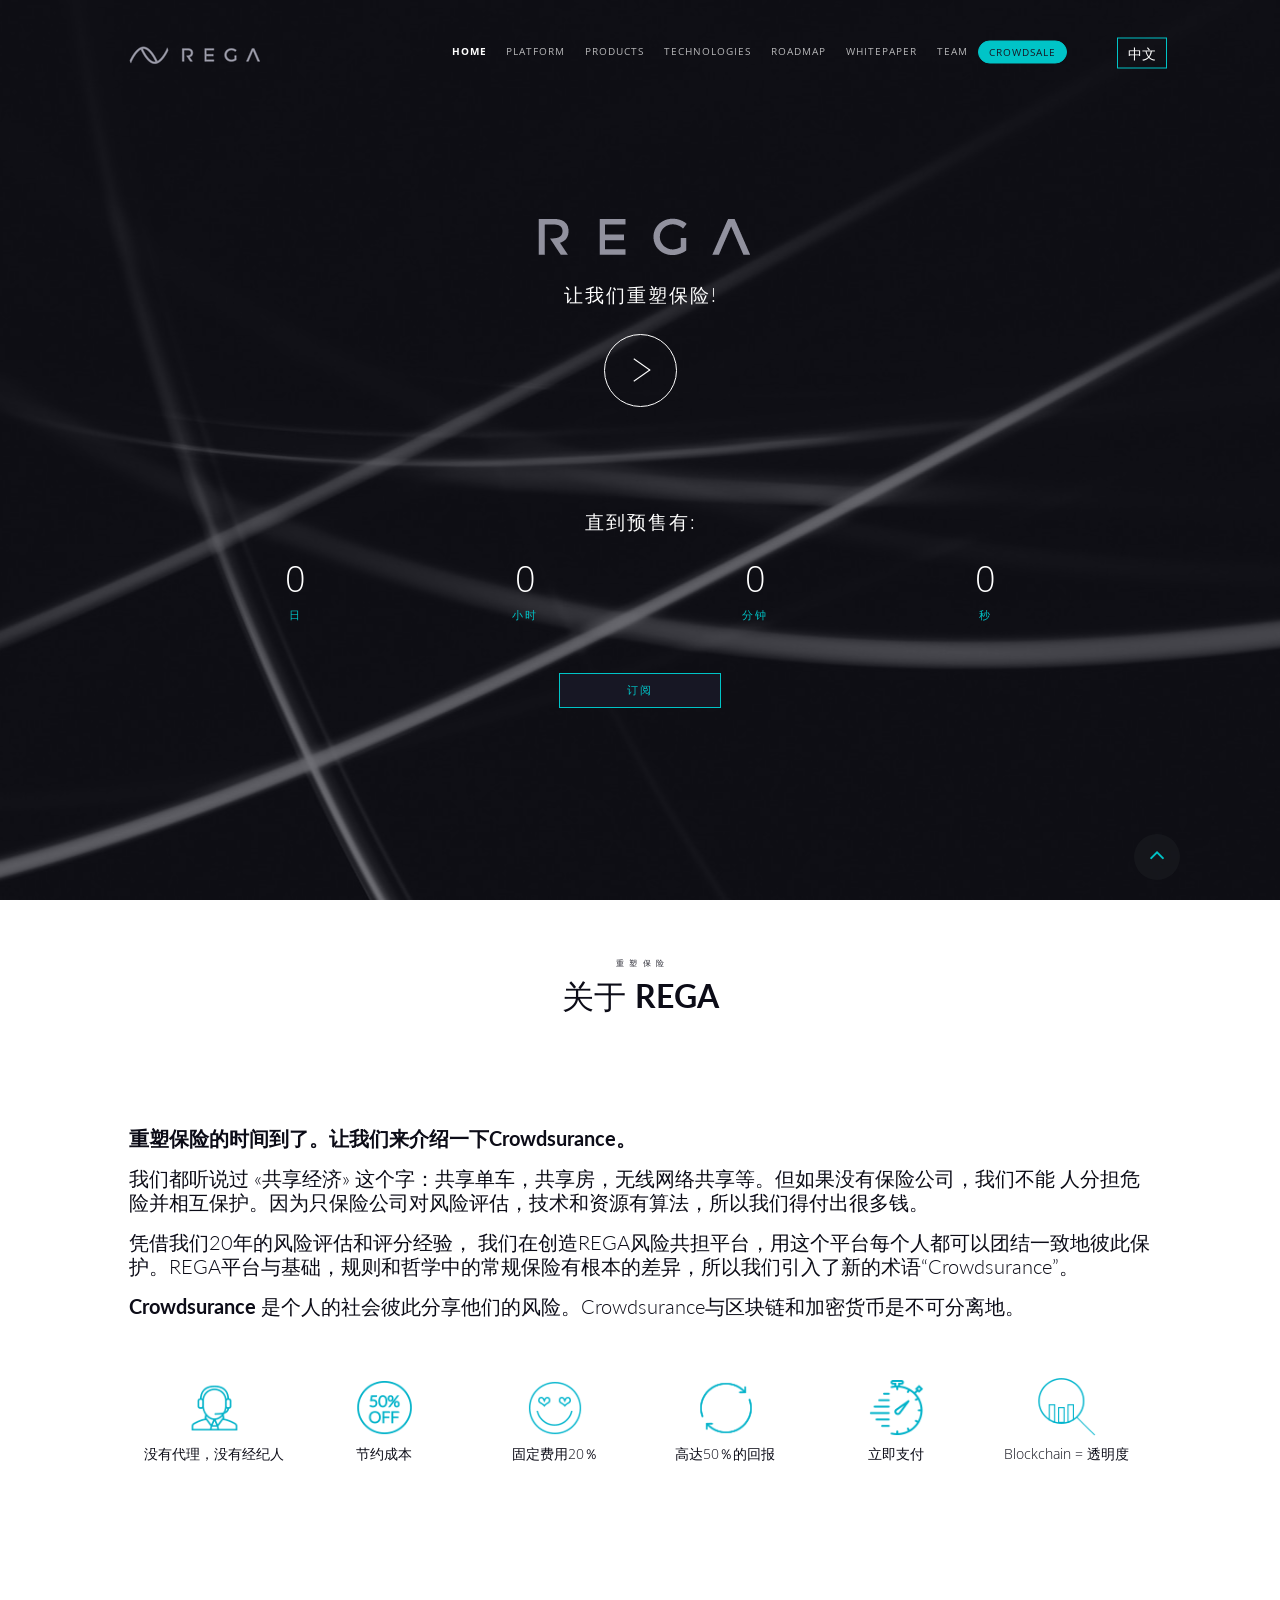
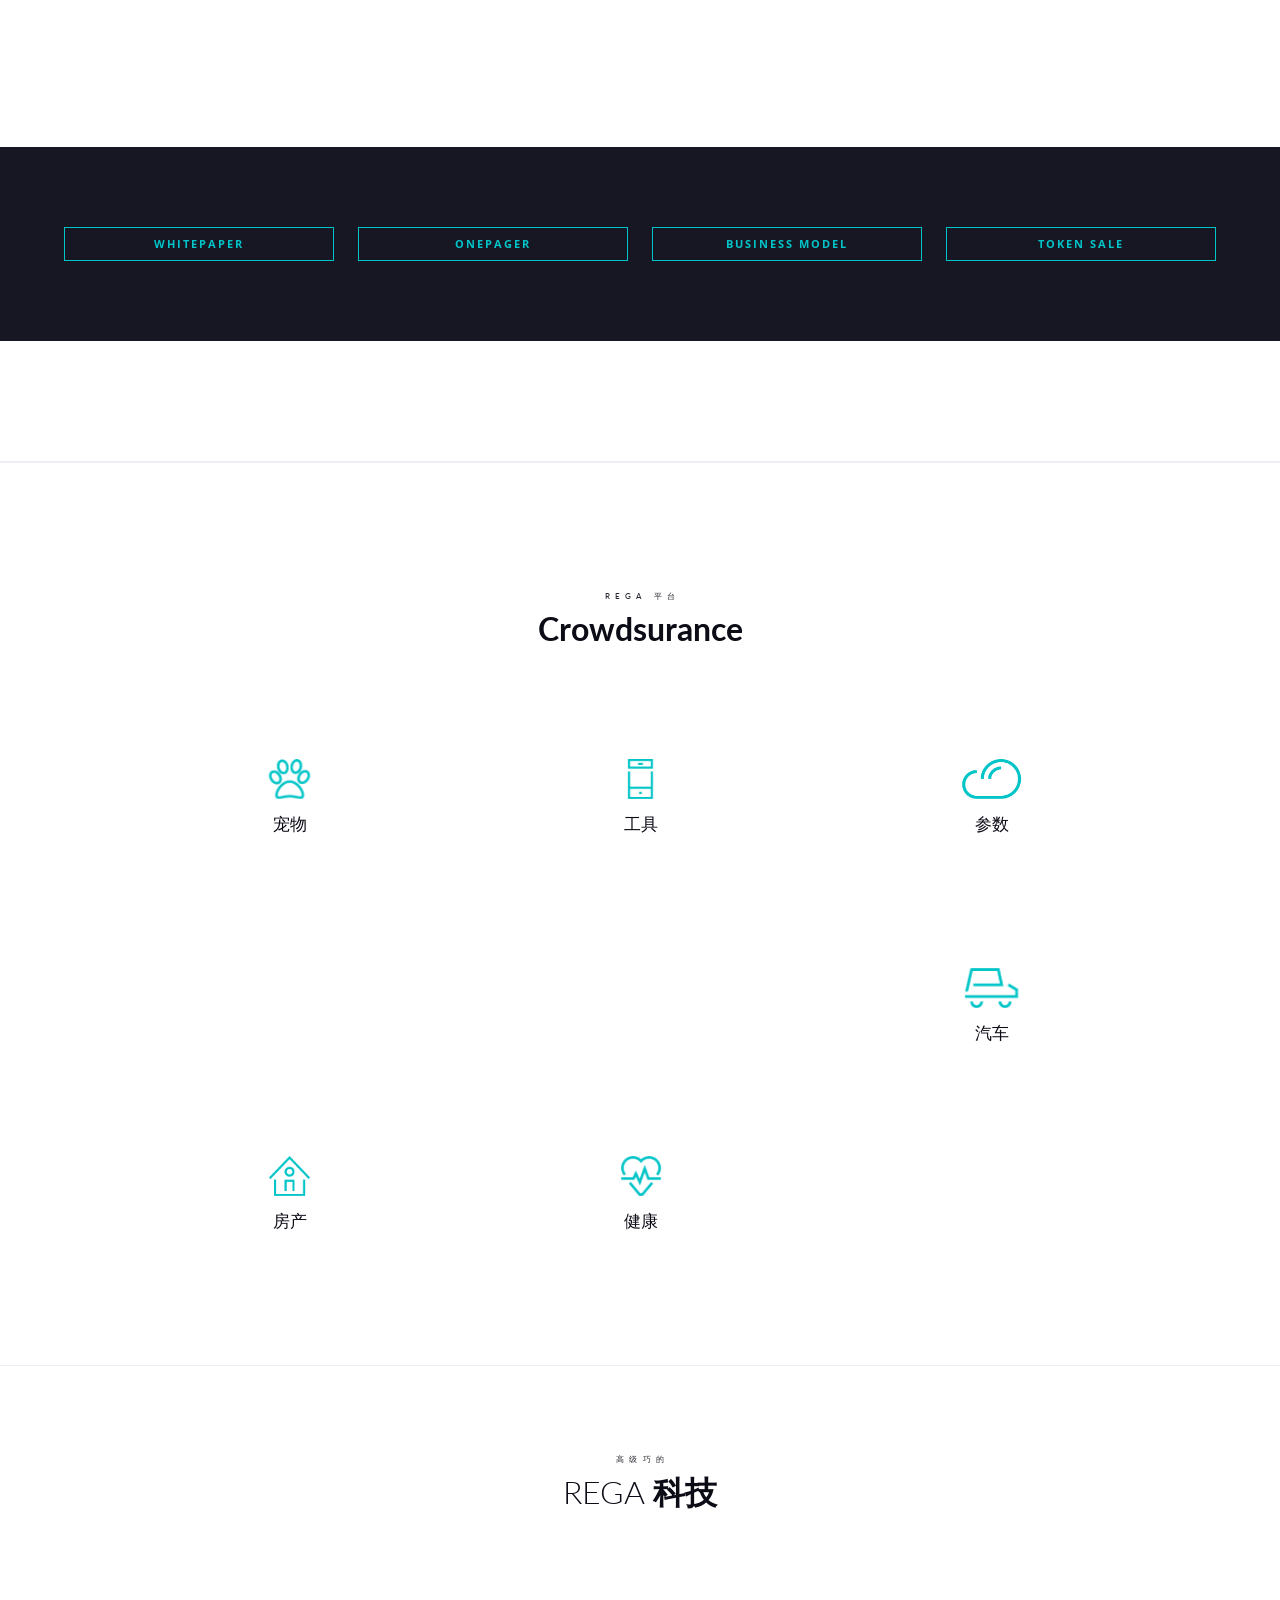
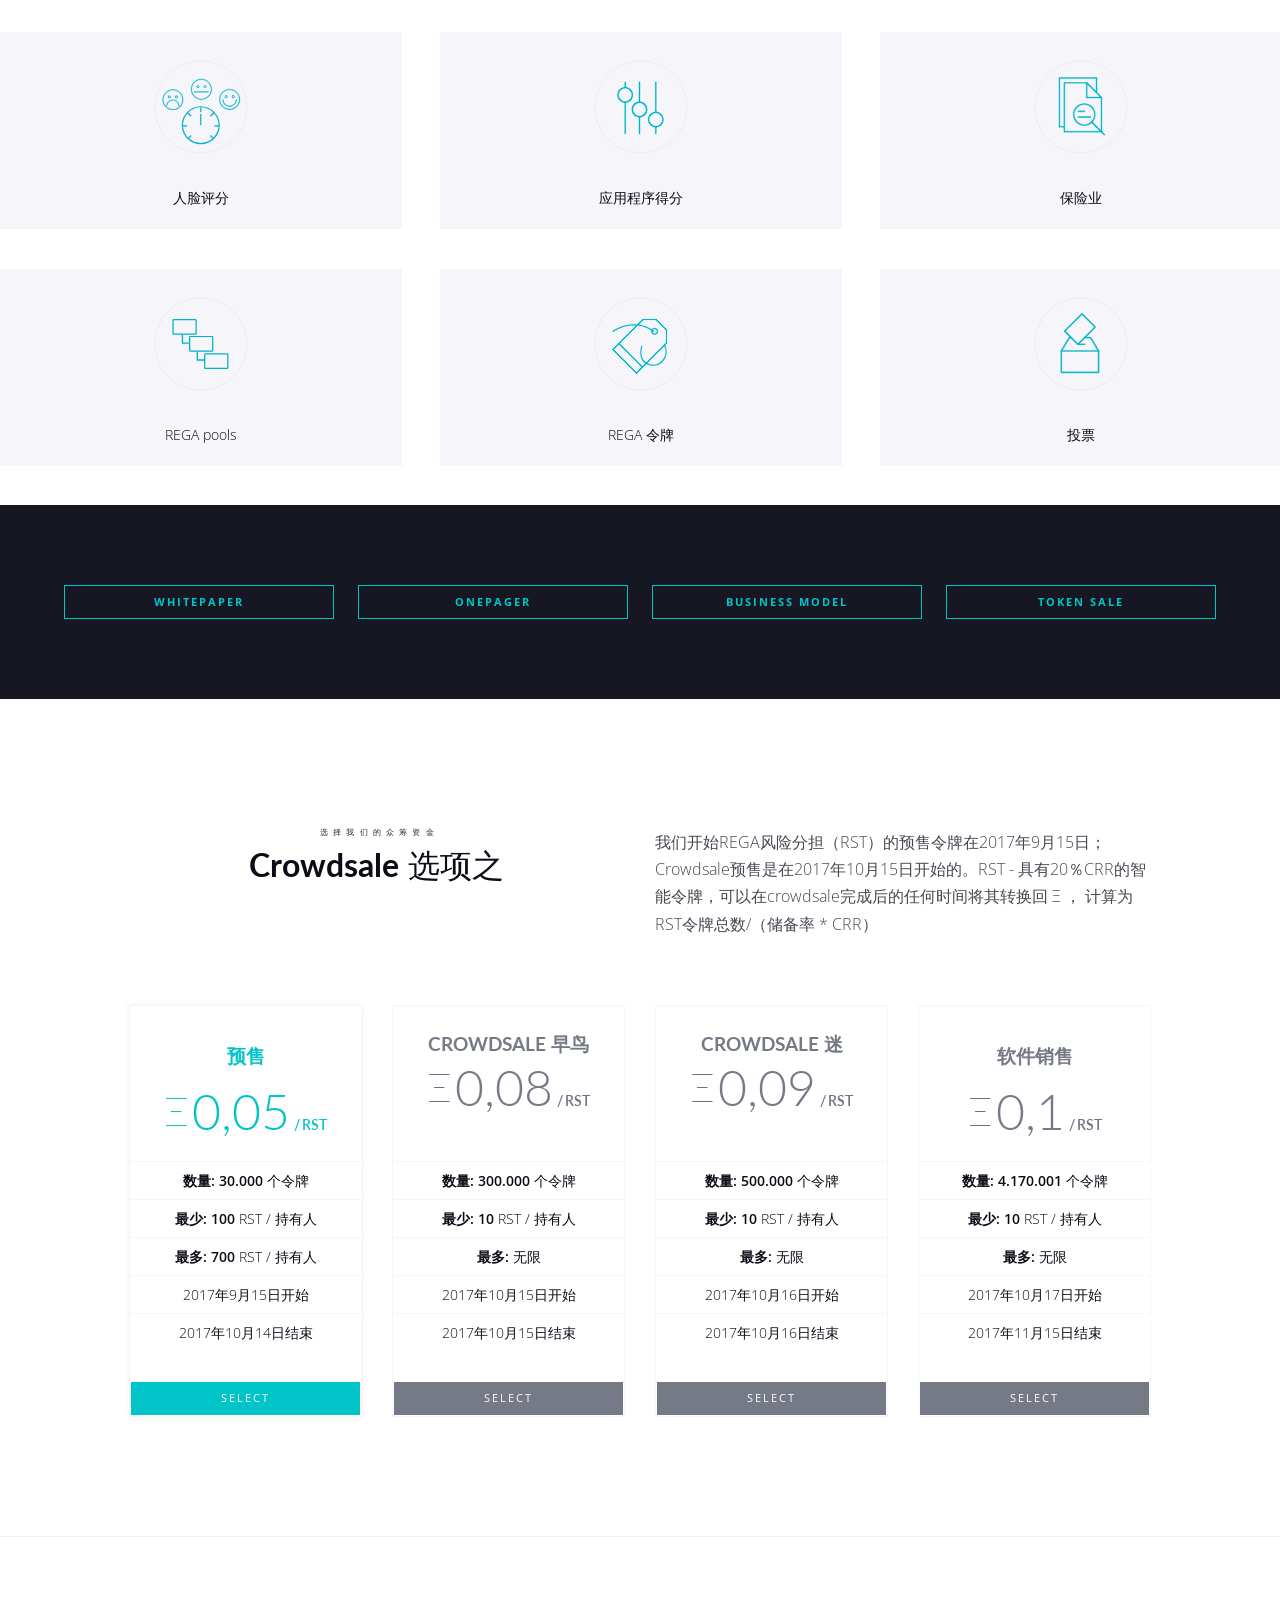
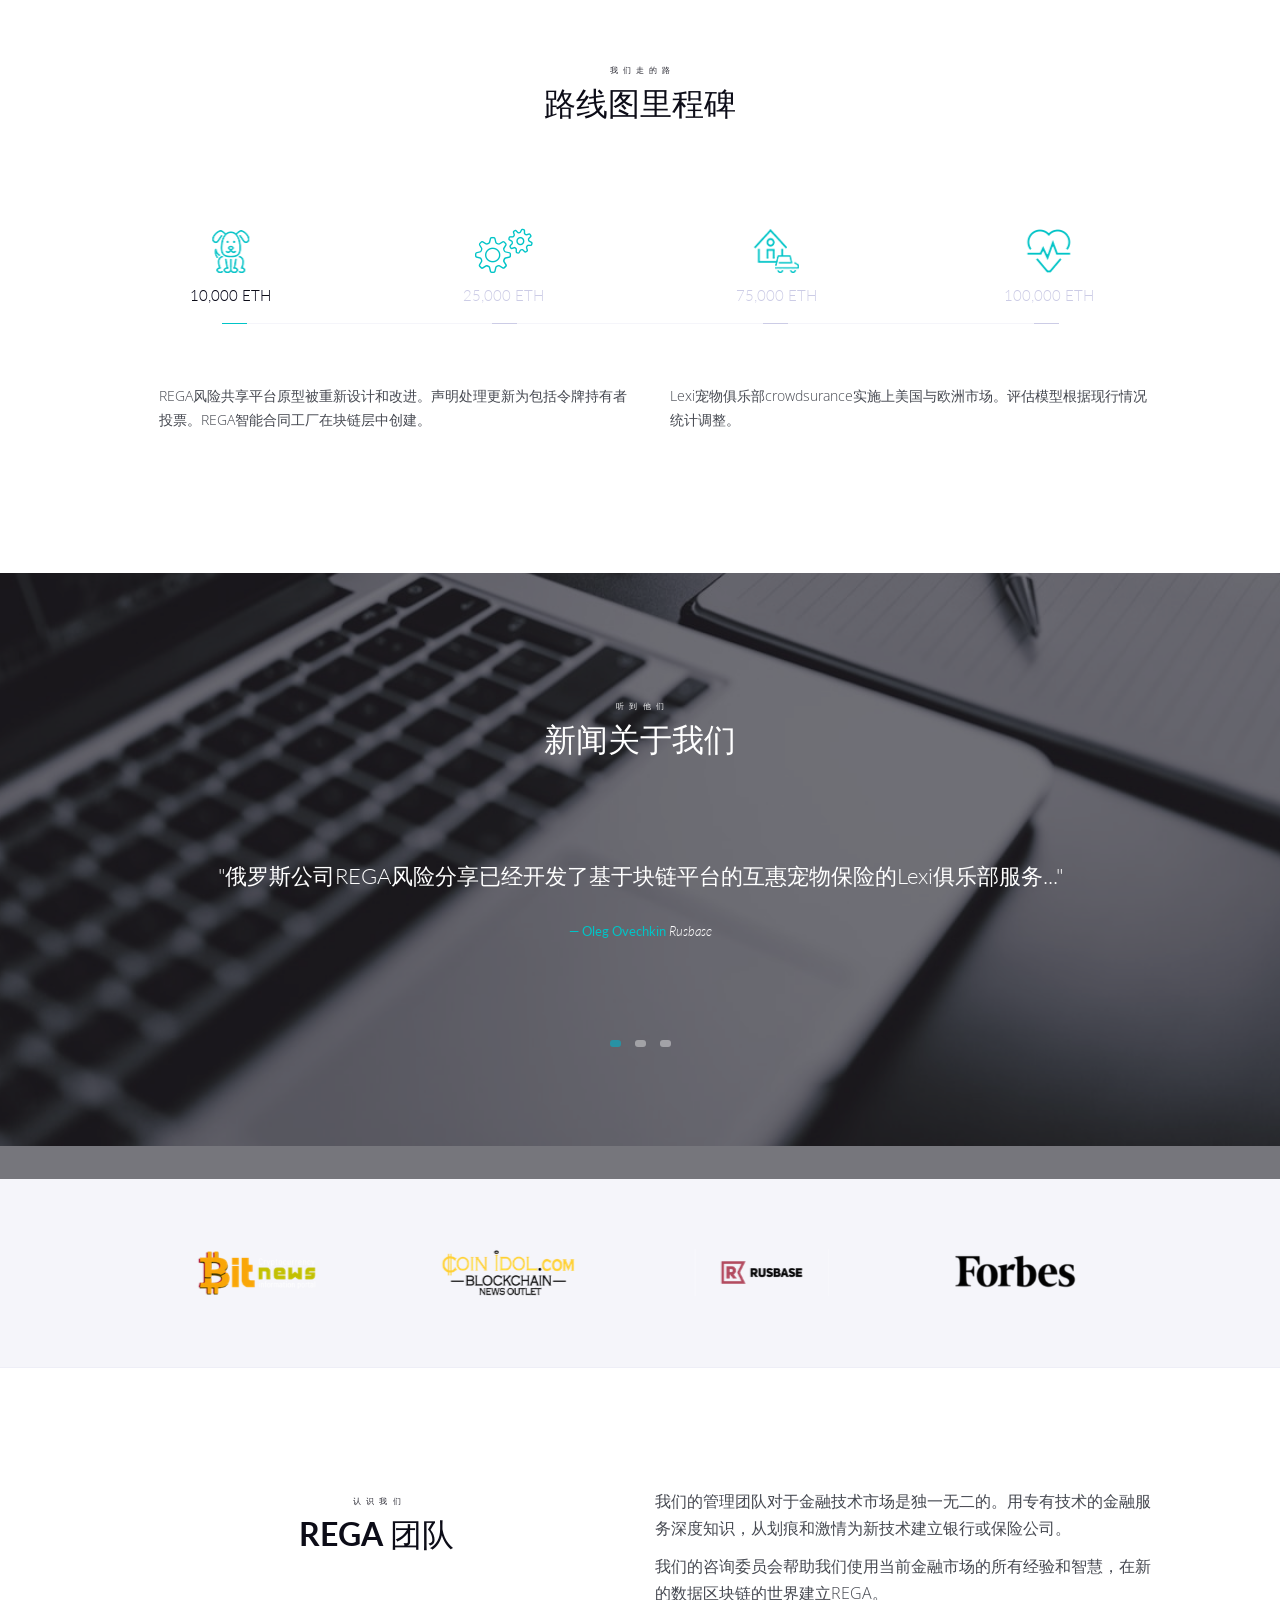
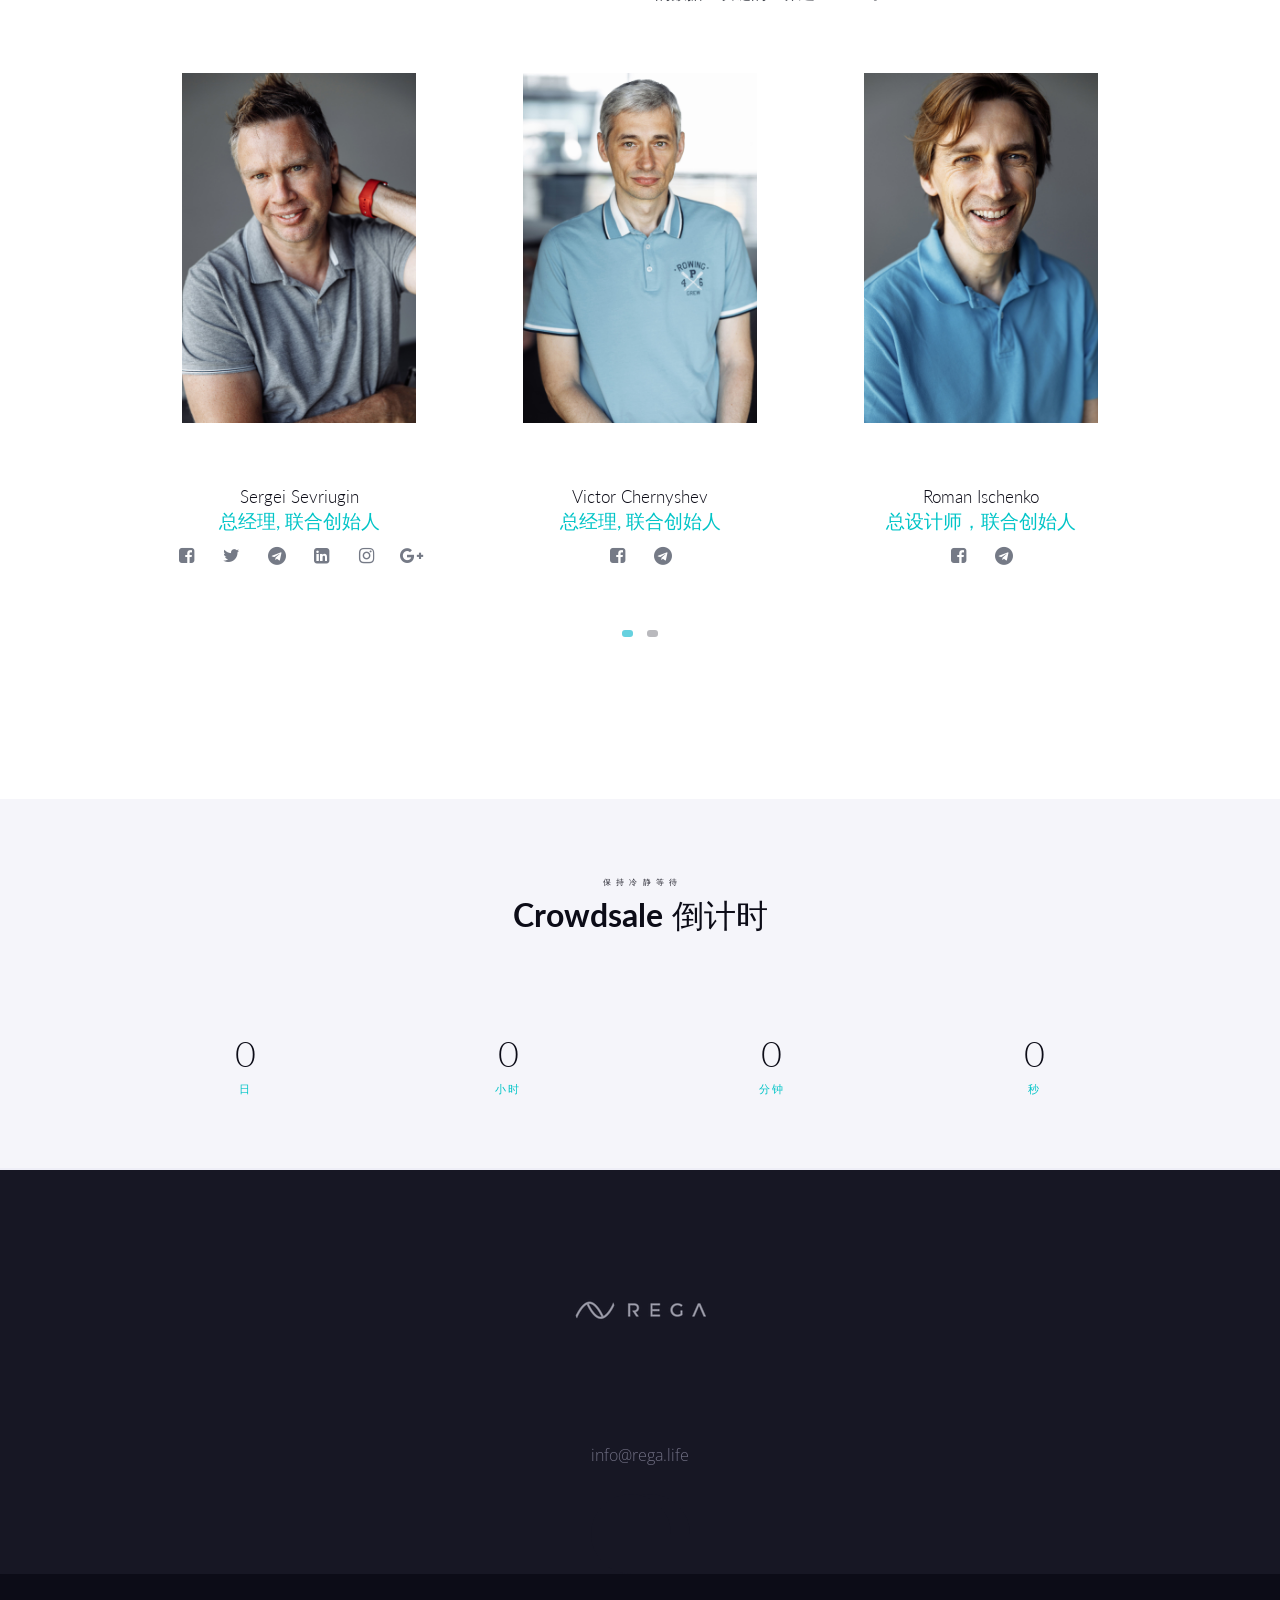
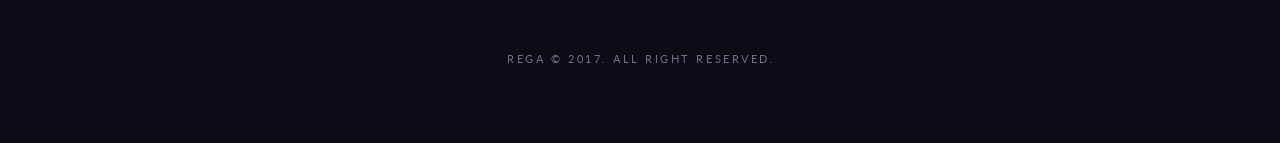
<file: cn/index.html>
<!DOCTYPE html>
<html lang="en">
<head>
    <meta charset="utf-8">
    <meta http-equiv="X-UA-Compatible" content="IE=edge">
    <meta name="viewport" content="width=device-width, initial-scale=1.0, maximum-scale=1.0">
    <title>REGA</title>
    <!-- Bootstrap -->
    <link rel="stylesheet" href="../css/bootstrap.min.css">
    <!-- Animation Libraries -->
    <link rel="stylesheet" href="../css/animate.min.css">
    <link rel="stylesheet" href="../css/magic.min.css">
    <!-- Google Fonts -->
    <link href='http://fonts.googleapis.com/css?family=Lato:100,300,400,700,900%7COpen+Sans:300,400,600,700' rel='stylesheet' type='text/css'>
    <!-- Fonts Icons -->
    <link rel="stylesheet" href="../css/custom-icons.css">
    <link rel="stylesheet" href="../css/et-line-icons.css">
    <link rel="stylesheet" href="http://maxcdn.bootstrapcdn.com/font-awesome/4.3.0/css/font-awesome.min.css">
    <!-- Owl Carousel -->
    <link rel="stylesheet" href="../css/owl.carousel.min.css">
    <!-- Nivo Lightbox -->
    <link rel="stylesheet" href="../css/nivo-lightbox/nivo-lightbox.css">
    <link rel="stylesheet" href="../css/nivo-lightbox/lightbox-theme.css">
	<link rel="stylesheet" href="../css/font-awesome.css">
    <!-- Animated Headlines -->
    <link rel="stylesheet" href="../css/animated-hedlines.css">
    <!-- Youtube Background Player -->
    <link rel="stylesheet" href="../css/YTPlayer.css">
    <!-- Main Styles -->
    <link href="../css/styles.css" rel="stylesheet">
    <!-- Theme -->
    <link href="../css/theme/scuba-blue.css" rel="stylesheet" data-color="" id="theme">
    <!-- Animsition -->
    <link href="../css/animsition.min.css" rel="stylesheet">
    <!-- Favicon (retina) -->
    <link rel="apple-touch-icon-precomposed" sizes="57x57" href="apple-touch-icon-57x57.png" />
    <link rel="apple-touch-icon-precomposed" sizes="114x114" href="apple-touch-icon-114x114.png" />
    <link rel="apple-touch-icon-precomposed" sizes="72x72" href="apple-touch-icon-72x72.png" />
    <link rel="apple-touch-icon-precomposed" sizes="144x144" href="apple-touch-icon-144x144.png" />
    <link rel="apple-touch-icon-precomposed" sizes="120x120" href="apple-touch-icon-120x120.png" />
    <link rel="apple-touch-icon-precomposed" sizes="152x152" href="apple-touch-icon-152x152.png" />
    <link rel="icon" type="image/png" href="favicon-32x32.png" sizes="32x32" />
    <link rel="icon" type="image/png" href="favicon-16x16.png" sizes="16x16" />
    <meta name="application-name" content="&nbsp;" />
    <meta name="msapplication-TileColor" content="#FFFFFF" />
    <meta name="msapplication-TileImage" content="mstile-144x144.png" />
</head>

<body>
    <!-- Page Wrapper -->
    <div id="page" class="animsition equal" data-loader-type="loader2" data-page-loader-text="REGA" data-animsition-in="fade-in" data-animsition-out="fade-out-up-sm" style="transform-origin: 50% 50vh;">
        <div id="top"></div>
        <!-- Home Section -->
        <section id="home-section" class="home-section full-screen home-bg">
            <div class="parallax-hero full-screen overlay" data-top="transform: translate3d(0px, 0px, 0px)" data-top-bottom="transform: translate3d(0px, -200px, 0px)" data-anchor-target="#home-section">
                <div class="hs-content">
                    <div class="container container-main">
                        <div class="init-animation-2 delay0-2s hidden-xs">
                           <img src="../img/rega.png" alt="logo" />
                        </div>
                        <div class="init-animation-2 delay0-4s padding-bottom-20">
                            <h1 style="line-height: 1.2; font-weight: 300; font-size: 19px;" class="font-second hs-text-8 transparent hmargin">让我们重塑保险!</h1>
                        </div>
                        <div class="init-animation-5 delay0-5s">
                            <a id="btn-play" href="../img/popup.jpg" class="btn-play lightbox" data-lightbox-gallery="gallery11" data-lightbox-hidpi="../img/popup.jpg"></a>
                            <!--        <a class="play-vid-button big-icon lightbox" href="https://www.youtube.com/watch?v=3FaVQcEjHUc"><i class="ci-icon-uniE854"></i></a> -->
                        </div>
						<!--
						<div class="home-social hidden-xs hidden-sm">
							<ul>
								<li>
									<a onclick="return !window.open(this.href)" href="https://www.facebook.com/rega.site" class="fa fa-facebook-square wow fadeIn animated" data-wow-offset="150" data-wow-delay="0s" style="visibility: visible; animation-delay: 0s; animation-name: fadeIn;"></a>
								</li>
								<li>
									<a onclick="return !window.open(this.href)" href="https://t.me/REGARiskSharing" class="fa fa-telegram wow fadeIn animated" data-wow-offset="150" data-wow-delay=".15s" style="visibility: visible; animation-delay: 0.15s; animation-name: fadeIn;"></a>
								</li>
								<li>
									<a onclick="return !window.open(this.href)" href="https://plus.google.com/+REGARiskSharing" class="fa fa-google-plus wow fadeIn animated" data-wow-offset="150" data-wow-delay=".3s" style="visibility: visible; animation-delay: 0.3s; animation-name: fadeIn;"></a>
								</li>
								<li>
									<a onclick="return !window.open(this.href)" href="#" class="fa fa-slack wow fadeIn animated" data-wow-offset="150" data-wow-delay=".5s" style="visibility: visible; animation-delay: 0.5s; animation-name: fadeIn;"></a>
                                </li
								<li>
									<a onclick="return !window.open(this.href)" href="https://twitter.com/REGA20847530" class="fa fa-twitter wow fadeIn animated" data-wow-offset="150" data-wow-delay=".5s" style="visibility: visible; animation-delay: 0.5s; animation-name: fadeIn;"></a>
                                </li>
							</ul>
						</div>
						-->
                    </div>
					<div class="init-animation-2 delay0-4s padding-bottom-20 fadeInUp text-center" style="opacity: 1;">
                            <h1 style="line-height: 1.2; font-weight: 300; font-size: 19px;" class="font-second hs-text-8 transparent hmargin">直到预售有:</h1>
                        </div>
						<div class="hs-content-inner">
							<!-- Fact Item -->
							<div class="col-sm-3 fact-item col-xs-6 margin-bottom-xs-40">
								<div class="fact-number">
									<p id="ico-days-top">99</p>
								</div>
								<div class="fact-text">
									<p>日</p>
								</div>
							</div>
							<!--/ End Fact Item -->
							<div class="fact-item col-sm-3 col-xs-6 margin-bottom-xs-40">
								<div class="fact-number">
									<p id="ico-hours-top">23</p>
								</div>
								<div class="fact-text">
									<p>小时</p>
								</div>
							</div>
							<!--/ End Fact Item -->
							<div class="fact-item col-sm-3 col-xs-6 margin-bottom-xs-40">
								<div class="fact-number">
									<p id="ico-minutes-top">59</p>
								</div>
								<div class="fact-text">
									<p>分钟</p>
								</div>
							</div>
							<!--/ End Fact Item -->
							<div class="fact-item col-sm-3 col-xs-6">
								<div class="fact-number">
									<p id="ico-seconds-top">59</p>
								</div>
								<div class="fact-text">
									<p>秒</p>
								</div>
							</div>
							<!--/ End Fact Item -->
						</div>
						<div class="subscribe">
								<a class="btn btn-animated btn-split btn-colored ripple-alone" data-text="订阅" data-toggle="modal" data-target="#Subscribe"><span>&nbsp;&nbsp;&nbsp;&nbsp;&nbsp;订阅&nbsp;&nbsp;&nbsp;&nbsp;&nbsp;</span></a>
						</div>
                </div>
            </div>
        </section>
        <!--/ End Home Section -->
        <!-- Navbar -->
        <div class="position-relative">
            <!-- sticky: 1) remove"transp-nav" class, add class="sticky-navbar" to #nav-wrapper | 2) remove navbar-fixed-top class from #nav [and navbar-transparent class too] -->
            <div id="nav-wrapper" class="transp-nav">
                <nav id="nav" class="navbar navbar-fixed-top navbar-transparent navbar-dark ripple-group-parent init-animation-1" role="navigation">
                    <div class="container in-page-scroll">
                        <!-- Brand and toggle get grouped for better mobile display -->
                        <div class="navbar-header">
                            <button type="button" id="animated-navicon" class="navbar-toggle" data-toggle="collapse" data-target="#mobile-navbar-collapse">
                                <span class="sr-only">切换网页导航</span>
                                <span class="icon-bar"></span>
                                <span class="icon-bar"></span>
                                <span class="icon-bar"></span>
                            </button>
                            <a class="navbar-brand ripple-group" href="#top">
                                <div class="navbar-logo pull-left">
                                    <img src="../img/rega_logo_rgb-01.png" alt="logo" />
                                </div>
                            </a>
							<button class="language-nav-btn visible-xs visible-sm collapsed" type="button" data-toggle="collapse" data-target="#language-nav-panel" aria-expanded="false" aria-controls="language-nav-panel"> 中文 </button>
                        </div>
                        <!-- Collect the nav links, forms, and other content for toggling -->
                        <div class="collapse navbar-collapse" id="mobile-navbar-collapse">
                            <ul class="nav navbar-nav navbar-right cl-effect-5">
                                <li>
                                    <a class="ripple-group" href="#top">
                                        <span data-hover="home">home</span>
                                    </a>
                                </li>
                                <li>
                                    <a class="ripple-group" href="#platform-section">
                                        <span data-hover="platform">platform</span>
                                    </a>
                                </li>
                                <li>
                                    <a class="ripple-group" href="#products-section">
                                        <span data-hover="products">products</span>
                                    </a>
                                </li>
                                <li>
                                    <a class="ripple-group" href="#technologies-section">
                                        <span data-hover="technologies">technologies</span>
                                    </a>
                                </li>
                                <li>
                                    <a class="ripple-group" href="#process-section">
                                        <span data-hover="roadmap">roadmap</span>
                                    </a>
                                </li>
                                <li>
                                    <a class="ripple-group" href="#whitepaper-section">
                                        <span data-hover="whitepaper">whitepaper</span>
                                    </a>
                                </li>
                                <li>
                                    <a class="ripple-group" href="#team-section">
                                        <span data-hover="team">team</span>
                                    </a>
                                </li>
                                <li>
                                    <a class="ripple-group" href="#pricing-section">
                                        <span data-hover="crowdsale">crowdsale</span>
                                    </a>
                                </li>
								<li>
									<button class="language-nav-btn visible-md visible-lg collapsed" type="button" data-toggle="collapse" data-target="#language-nav-panel" aria-expanded="false" aria-controls="language-nav-panel"> 中文 </button>
								</li>
                            </ul>
                        </div>
                        <!-- /.navbar-collapse -->
                    </div>
                    <!-- /.container -->
                </nav>
				<nav id="language-nav-panel" class="navbar navbar-default language-nav-panel collapse" role="navigation" aria-expanded="false">
					<div class="container language-selector flex-container langtext-left">
						<a href="index.html" class="manylanguage-link">
							<div class="flex-container">
								<div class="langiimg"><img src="../img/lang/en.png"></div>
								<span class="language-text">English</span>
							</div>
						</a>
						<a href="cn/index.html" class="active manylanguage-link">
							<div class="flex-container">
								<div class="langiimg"><img src="../img/lang/cn.png"></div>
								<span class="language-text">中文</span>
							</div>
						</a>
						<!--
						<a href="ru/index.html" class="manylanguage-link">
							<div class="flex-container">
								<div class="langiimg"><img src="../img/lang/ru.png"></div>
								<span class="language-text">Русский</span>
							</div>
						</a>
						<a href="ja/index.html" class="manylanguage-link">
							<div class="flex-container">
								<div class="langiimg"><img src="../img/lang/ja.png"></div>
								<span class="language-text">日本語</span>
							</div>
						</a>
						<a href="ko/index.html" class="manylanguage-link">
							<div class="flex-container">
								<div class="langiimg"><img src="../img/lang/ko.png"></div>
								<span class="language-text">한국어</span>
							</div>
						</a>
						<a href="it/index.html" class="manylanguage-link">
							<div class="flex-container">
								<div class="langiimg"><img src="../img/lang/it.png"></div>
								<span class="language-text">Italiano</span>
							</div>
						</a>
						<a href="de/index.html" class="manylanguage-link">
							<div class="flex-container">
								<div class="langiimg"><img src="../img/lang/de.png"></div>
								<span class="language-text">Deutsch</span>
							</div>
						</a>
						<a href="hi/index.html" class="manylanguage-link">
							<div class="flex-container">
								<div class="langiimg"><img src="../img/lang/hi.png"></div>
								<span class="language-text">िंदी</span>
							</div>
						</a>
						<a href="es/index.html" class="manylanguage-link">
							<div class="flex-container">
								<div class="langiimg"><img src="../img/lang/es.png"></div>
								<span class="language-text">Español</span>
							</div>
						</a>
						<a href="fr/index.html" class="manylanguage-link">
							<div class="flex-container">
								<div class="langiimg"><img src="../img/lang/fr.png"></div>
								<span class="language-text">Français</span>
							</div>
						</a>
						-->
					</div>
                    <!-- /.container -->
                </nav>
            </div>
        </div>
        <!--/ End Navbar -->
        <div id="page-2">
            <!-- About Section -->
            <section id="platform-section" class="about-section section">
                <div class="container">
                    <div class="section-title">
                        <div class=" section-title-more">
                            重塑保险
                        </div>
                        <div>
                            <h2 class="section-title-heading">关于 <span>REGA</span></h2>
                        </div>
                    </div>
                    <div class="row">
                        <div class="col-sm-12 wow fadeInUp margin-bottom-xs-40">
                            <blockquote class=" about-quote wow fadeInUp" data-wow-delay="0s">
                                <p><b>重塑保险的时间到了。让我们来介绍一下Crowdsurance。</b></p>
								<p>我们都听说过 «共享经济» 这个字：共享单车，共享房，无线网络共享等。但如果没有保险公司，我们不能 人分担危险并相互保护。因为只保险公司对风险评估，技术和资源有算法，所以我们得付出很多钱。</p>
								<p>凭借我们20年的风险评估和评分经验， 我们在创造REGA风险共担平台，用这个平台每个人都可以团结一致地彼此保护。REGA平台与基础，规则和哲学中的常规保险有根本的差异，所以我们引入了新的术语“Crowdsurance”。</p>
								<p><b>Crowdsurance</b> 是个人的社会彼此分享他们的风险。Crowdsurance与区块链和加密货币是不可分离地。</p>
                            </blockquote>
                        </div>
                        <!--
                        <div id="skillbars" class="skillbars col-sm-6">
                            <div class="skillbar-container wow fadeInUp animated" data-wow-delay="0s">
                                <p class="skillbar-title">pay less
                                    <span>50%</span>
                                </p>
                                <div class="skillbar">
                                    <div class="skillbar-bar" data-percent="50%"></div>
                                </div>
                            </div>
                            <div class="skillbar-container wow fadeInUp animated" data-wow-delay=".3s">
                                <p class="skillbar-title">flat fee
                                    <span>20%</span>
                                </p>
                                <div class="skillbar">
                                    <div class="skillbar-bar delay0-4s" data-percent="20%"></div>
                                </div>
                            </div>
                            <div class="skillbar-container wow fadeInUp animated" data-wow-delay=".6s">
                                <p class="skillbar-title">payback
                                    <span>50%</span>
                                </p>
                                <div class="skillbar">
                                    <div class="skillbar-bar delay0-8s" data-percent="50%"></div>
                                </div>
                            </div>

                        </div>
						-->
                        <div class="col-sm-12 wow fadeInUp margin-bottom-xs-40">
                            <div class="col-sm-4 col-md-2 advantage">
								<img src="../img/agent.png" class="img-responsive" alt="">
                                <p class="margin-top">没有代理，没有经纪人</p>
							</div>
							<div class="col-sm-4 col-md-2 advantage">
								<img src="../img/50pro.png" class="img-responsive" alt="">
                                <p class="margin-top">节约成本</p>
							</div>
							<div class="col-sm-4 col-md-2 advantage">
								<img src="../img/smile.png" class="img-responsive" alt="">
                                <p class="margin-top">固定费用20％</p>
							</div>
							<div class="col-sm-4 col-md-2 advantage">
								<img src="../img/reload.png" class="img-responsive" alt="">
                                <p class="margin-top">高达50％的回报</p>
							</div>
							<div class="col-sm-4 col-md-2 advantage">
								<img src="../img/timer.png" class="img-responsive" alt="">
                                <p class="margin-top">立即支付</p>
							</div>
							<div class="col-sm-4 col-md-2 advantage">
								<img src="../img/magnifier.png" class="img-responsive" alt="">
                                <p class="margin-top">Blockchain = 透明度</p>
							</div>
                        </div>
                    </div>
                    <!--/.row -->
                </div>
                <!--/.container -->
            </section>
            <!--/ End About Section -->
            <!-- Project Order Section -->
            <section id="whitepaper-section" class="about-section section">
                <div class="project-order-section in-page-scroll small-section text-center">
                    <a href="regawhitepaper.pdf" class="btn btn-animated btn-split btn-colored btn-fix ripple-alone margin-10" data-text="whitepaper"><span class="text-center">参阅我们的白皮书</span></a>
                    <a href="regaonepager.pdf" class="btn btn-animated btn-split btn-colored btn-fix ripple-alone margin-10" data-text="onepager"><span>read our onepager</span></a>
                    <a href="regabusinessmodel.pdf" class="btn btn-animated btn-split btn-colored btn-fix ripple-alone margin-10" data-text="business model"><span>read about business model</span></a>
                    <a href="regatokensale.pdf" class="btn btn-animated btn-split btn-colored btn-fix ripple-alone margin-10" data-text="token sale"><span>read about token sale</span></a>
                </div>
            </section>
            <!--/ End Project Order Section -->
            <hr />
            <!-- Facts Section -->
			<!--
            <div id="facts-section" class="facts-section text-center font-second small-section">
                <div class="container">
                    <div class="row">
						<div class="section-title">
                        <div class=" section-title-more">
                            Important numbers
                        </div>
							<div>
								<h1 class="section-title-heading">REGA <span>stats</span></h1>
							</div>
						</div>
                        <div class="col-sm-3 fact-item col-xs-6 margin-bottom-xs-40">
                            <div class="fact-number">
                                <p class="counter">2</p>
                            </div>
                            <div class="fact-text">
                                <p>products</p>
                            </div>
                        </div>
                        <div class="fact-item col-sm-3 col-xs-6 margin-bottom-xs-40">
                            <div class="fact-number">
                                <p class="counter">5</p>
                            </div>
                            <div class="fact-text">
                                <p>Pools</p>
                            </div>
                        </div>
                        <div class="fact-item col-sm-3 col-xs-6 margin-bottom-xs-40">
                            <div class="fact-number">
                                <p class="counter">18</p>
                            </div>
                            <div class="fact-text">
                                <p>Sub Pools</p>
                            </div>
                        </div>
                        <div class="fact-item col-sm-3 col-xs-6 margin-bottom-xs-40">
                            <div class="fact-number">
                                <p class="counter">160</p>
                            </div>
                            <div class="fact-text">
                                <p>members</p>
                            </div>
                        </div>
                    </div>
                </div>
            </div>
			-->
            <!--/ End Facts Section -->
            <hr />
            <!-- Services Section -->
            <section id="products-section" class="services-section section">
                <div class="container">
                    <div class="section-title">
                        <div class=" section-title-more">
                            REGA 平台
                        </div>
                        <div>
                            <h1 class="section-title-heading"><span>Crowdsurance</span></h1>
                        </div>
                    </div>
                    <div class="services-section-items padding-top-sm-10 row">
                        <div class="services-section-item col-sm-4 margin-bottom-xs-40 wow fadeInUpLeftScale">
                            <div class="services-section-item-icon">
                                <img src="../img/pet.png" alt="pet">
                                <!--<i class="fa fa-paw" aria-hidden="true"></i>-->
                            </div>
                            <h4 class="services-item-title font-second">宠物</h4>
                            <div class="services-section-item-text">
                                <p>加入Lexi 宠物俱乐部的crowdsurance将获得高达80％的兽医账单投资回报。如果您的宠物没有发生任何事情，可以高达50％的投资回报。</p>
                                <a href="http://lexiclub.org/indexEN.html" class="btn" data-text="尝试">尝试</a>
                            </div>
                        </div>
                        <!--/ End Services Section Item -->
                        <div class="services-section-item col-sm-4 margin-bottom-xs-40 wow fadeInUpScale">
                            <div class="services-section-item-icon">
                                <img src="../img/gadget.png" alt="pet">
                                <!--<i class="fa fa-mobile fa-lg" aria-hidden="true"></i>-->
                            </div>
                            <h4 class="services-item-title font-second">工具</h4>
                            <div class="services-section-item-text text-center">
                                <p>如果将约2.5％的小工具价格投资在REGA pool，以保护您的小工具免受选定的风险，没有金融机构的开销。</p>
                                <a href="../img/Main-screen-long.jpg" data-lightbox-gallery="gallery12" data-lightbox-hidpi="../img/Main-screen-long.jpg" class="btn lightbox" data-text="try">尝试原型</a>
								<a href="../img/New-account-done.jpg" data-lightbox-gallery="gallery12" data-lightbox-hidpi="../img/New-account-done.jpg" class="btn lightbox hidden-sm hidden-xs"></a>
                            </div>
                        </div>
                        <!--/ End Services Section Item -->
                        <div class="services-section-item col-sm-4 margin-bottom-xs-40 wow fadeInUpRightScale">
                            <div class="services-section-item-icon">
                                <img src="../img/parametric.png" alt="parametric">
                                <!--<i class="fa fa-cloud" aria-hidden="true"></i>-->
                            </div>
                            <h4 class="services-item-title font-second">参数</h4>
                            <div class="services-section-item-text">
                                <p>使用各种传感器和检测器的数据在发生某些事件时触发付款请求。</p><br>
                                <a href="regawhitepaper.pdf" class="btn" data-text="try">参阅</a>
                            </div>
                        </div>
                        <!--/ End Services Section Item -->
                        <div class="services-section-item col-sm-4 margin-bottom-xs-40 wow fadeInUpLeftScale">
                            <div class="services-section-item-icon">
                                <img src="../img/car.png" alt="car">
                                <!--<i class="fa fa-car" aria-hidden="true"></i>-->
                            </div>
                            <h4 class="services-item-title font-second">汽车</h4>
                            <div class="services-section-item-text">
                                <p>车主可以投资REGA汽车保护Pool，如果发生事故，Pool资金将用于支付汽车修理费用。</p>
                                <a href="regawhitepaper.pdf" class="btn" data-text="参阅">参阅</a>
                            </div>
                        </div>
                        <!--/ End Services Section Item -->
                        <div class="services-section-item col-sm-4 margin-bottom-xs-40 wow fadeInUpScale">
                            <div class="services-section-item-icon">
                                <img src="../img/house.png" alt="house">
                                <!--<i class="fa fa-home" aria-hidden="true"></i>-->
                            </div>
                            <h4 class="services-item-title font-second">房产</h4>
                            <div class="services-section-item-text">
                                <p>无人机可用于REGA房地产保障保险Crowdsurance检查财产状况并提供证据，该案已发生，是否财产损失。</p>
                                <a href="regawhitepaper.pdf" class="btn" data-text="参阅">参阅</a>
                            </div>
                        </div>
                        <!--/ End Services Section Item -->
                        <div class="services-section-item col-sm-4 wow fadeInUpRightScale">
                            <div class="services-section-item-icon">
                                <img src="../img/health.png" alt="health">
                                <!--<i class="fa fa-male" aria-hidden="true"></i>-->
                            </div>
                            <h4 class="services-item-title font-second">健康</h4>
                            <div class="services-section-item-text">
                                <p>从个人助理，智能手表, 身追踪器参数数据将用于调整评分模型。/p>
                                <a href="regawhitepaper.pdf" class="btn" data-text="参阅">参阅</a>
                            </div>
                        </div>
                        <!--/ End Services Section Item -->
                    </div>
                    <!--/.row -->
                </div>
                <!--/.container -->
            </section>
            <!--/ End Services Section -->
            <hr />
            <!--Start Works Section -->
            <section id="technologies-section" class="portfolio-section section text-center no-padding-bottom">
                <div class="container">
                    <div class="section-title">
                        <div class=" section-title-more">
                            高级巧的
                        </div>
                        <div>
                            <h1 class="section-title-heading">REGA <span>科技</span></h1>
                        </div>
                    </div>
                    <!-- Start Works Buttons -->
					<!--
                    <div id="portfolio-filters" class="portfolio-filters margin-top-20 ripple-group-parent wow fadeIn" data-wow-offset="100" data-wow-delay=".1s">
                        <a class="btn btn-animated btn-split ripple-group" data-text="all" data-filter="*">
                            <span class="btn-icon icon-global"></span>
                        </a>
                        <span class="btn-seperator">|</span>
                        <a class="btn btn-animated btn-split ripple-group" data-text="blockchain" data-filter=".blockchain">
                            <span class="btn-icon icon-attachment"></span>
                        </a>
                        <span class="btn-seperator">|</span>
                        <a class="btn btn-animated btn-split ripple-group" data-text="scoring" data-filter=".scoring">
                            <span class="btn-icon icon-gears"></span>
                        </a>
                        <span class="btn-seperator">|</span>
                        <a class="btn btn-animated btn-split ripple-group" data-text="underwriting" data-filter=".underwriting">
                            <span class="btn-icon icon-lightbulb"></span>
                        </a>
                    </div>
					-->
                    <!--/ End Works Buttons -->
                </div>
                <!-- /.container -->
                <!-- Works Items -->
                <ul id="portfolio-container" class="portfolio-container colored-mask gapped clearlist row portfolio-hover-effect">
                    <li class="portfolio-item scoring col-sm-6 col-md-4 col-xs-12">
                        <div class="portfolio-item-img">
						<svg version="1.1" id="facial_scoring_1_" xmlns="http://www.w3.org/2000/svg" xmlns:xlink="http://www.w3.org/1999/xlink" x="0px"
							 y="0px" width="150px" height="150px" viewBox="0 0 150 150" enable-background="new 0 0 150 150" xml:space="preserve">
						<g id="facial_scoring">
							<g id="circle">

									<circle fill="none" stroke="#CCCCCC" stroke-width="0.5" stroke-miterlimit="10" stroke-dasharray="1.0033,1.0033" cx="75" cy="75" r="46"/>
							</g>
							<g id="Слой_10">
								<g>
									<g>
										<path fill="#00B2CA" d="M74.775,74.129c-10.483,0-19.012,8.529-19.012,19.014c0,10.483,8.528,19.017,19.012,19.017
											s19.014-8.529,19.014-19.017C93.789,82.658,85.26,74.129,74.775,74.129z M63.051,106.5l2.51-2.51l-0.867-0.867l-2.537,2.537
											c-2.887-2.91-4.773-6.813-5.107-11.143h4.081V93.29h-4.136c0-0.051-0.004-0.103-0.004-0.153c0-4.484,1.675-8.591,4.429-11.725
											l3.275,3.273l0.867-0.867l-3.305-3.305c3.218-3.188,7.643-5.167,12.521-5.167c4.876,0,9.303,1.979,12.519,5.167l-3.304,3.305
											l0.866,0.867l3.274-3.273c2.755,3.134,4.429,7.234,4.429,11.725c0,0.055-0.002,0.104-0.002,0.153h-4.138v1.228h4.082
											c-0.334,4.328-2.22,8.229-5.108,11.143l-2.537-2.537l-0.865,0.867l2.507,2.51c-3.133,2.752-7.235,4.428-11.725,4.428
											C70.287,110.928,66.186,109.252,63.051,106.5z"/>
										<rect x="74.163" y="81.948" fill="#00B2CA" width="1.228" height="11.188"/>
										<rect x="74.163" y="75.509" fill="#00B2CA" width="1.228" height="4.753"/>
									</g>
								</g>
							</g>
							<g id="Слой_11">
								<g>
									<g>
										<path fill="#00B2CA" stroke="#00B2CA" stroke-width="0.3" stroke-miterlimit="10" d="M46.894,77.885
											c-5.648,0-10.243-4.595-10.243-10.243c0-5.646,4.595-10.24,10.243-10.24c5.647,0,10.243,4.596,10.243,10.24
											C57.137,73.291,52.541,77.885,46.894,77.885z M46.894,58.061c-5.284,0-9.582,4.301-9.582,9.582c0,5.284,4.298,9.582,9.582,9.582
											c5.282,0,9.582-4.298,9.582-9.582C56.476,62.359,52.176,58.061,46.894,58.061z"/>
									</g>
									<g>
										<path fill="#00B2CA" stroke="#00B2CA" stroke-width="0.3" stroke-miterlimit="10" d="M53.32,74.069h-0.604
											c0-3.212-2.612-5.824-5.824-5.824s-5.825,2.612-5.825,5.824h-0.604c0-3.544,2.885-6.431,6.429-6.431S53.32,70.524,53.32,74.069z
											"/>
									</g>
									<g>
										<g>
											<path fill="#00B2CA" stroke="#00B2CA" stroke-width="0.1" stroke-miterlimit="10" d="M43.369,66.431
												c-0.79,0-1.432-0.642-1.432-1.432s0.643-1.432,1.432-1.432c0.79,0,1.432,0.643,1.432,1.432
												C44.8,65.789,44.159,66.431,43.369,66.431z M43.369,64.228c-0.425,0-0.771,0.35-0.771,0.771s0.347,0.771,0.771,0.771
												c0.425,0,0.771-0.346,0.771-0.771S43.794,64.228,43.369,64.228z"/>
										</g>
										<g>
											<path fill="#00B2CA" stroke="#00B2CA" stroke-width="0.1" stroke-miterlimit="10" d="M50.418,66.431
												c-0.79,0-1.432-0.642-1.432-1.432s0.642-1.432,1.432-1.432c0.789,0,1.432,0.643,1.432,1.432
												C51.85,65.789,51.207,66.431,50.418,66.431z M50.418,64.228c-0.426,0-0.771,0.35-0.771,0.771s0.346,0.771,0.771,0.771
												c0.424,0,0.771-0.346,0.771-0.771C51.188,64.574,50.842,64.228,50.418,64.228z"/>
										</g>
									</g>
								</g>
							</g>
							<g id="Слой_8">
								<g>
									<g>
										<path fill="#00B2CA" stroke="#00B2CA" stroke-width="0.3" stroke-miterlimit="10" d="M75.398,67.594
											c-5.688,0-10.317-4.629-10.317-10.316c0-5.688,4.629-10.317,10.317-10.317c5.69,0,10.319,4.629,10.319,10.317
											C85.718,62.965,81.089,67.594,75.398,67.594z M75.398,47.623c-5.321,0-9.652,4.331-9.652,9.651s4.331,9.65,9.652,9.65
											c5.323,0,9.652-4.33,9.652-9.65C85.051,51.953,80.721,47.623,75.398,47.623z"/>
									</g>
									<g>
										<g>
											<path fill="#00B2CA" stroke="#00B2CA" stroke-width="0.1" stroke-miterlimit="10" d="M71.85,56.055
												c-0.796,0-1.442-0.646-1.442-1.438s0.647-1.442,1.442-1.442s1.441,0.646,1.441,1.442C73.291,55.411,72.645,56.055,71.85,56.055
												z M71.85,53.835c-0.43,0-0.777,0.349-0.777,0.776c0,0.429,0.348,0.773,0.777,0.773c0.428,0,0.775-0.348,0.775-0.773
												C72.625,54.184,72.277,53.835,71.85,53.835z"/>
										</g>
										<g>
											<path fill="#00B2CA" stroke="#00B2CA" stroke-width="0.1" stroke-miterlimit="10" d="M78.95,56.055
												c-0.796,0-1.442-0.646-1.442-1.438s0.646-1.442,1.442-1.442c0.795,0,1.442,0.646,1.442,1.442
												C80.393,55.411,79.745,56.055,78.95,56.055z M78.95,53.835c-0.429,0-0.777,0.349-0.777,0.776c0,0.429,0.349,0.773,0.777,0.773
												c0.428,0,0.776-0.348,0.776-0.773C79.727,54.184,79.377,53.835,78.95,53.835z"/>
										</g>
									</g>
									<g>

											<rect x="68.243" y="59.52" fill="#00B2CA" stroke="#00B2CA" stroke-width="0.3" stroke-miterlimit="10" width="13.979" height="0.665"/>
									</g>
								</g>
							</g>
							<g id="Слой_7">
								<g>
									<g>
										<path fill="#00B2CA" stroke="#00B2CA" stroke-width="0.3" stroke-miterlimit="10" d="M103.641,77.668
											c-5.646,0-10.242-4.595-10.242-10.243c0-5.646,4.596-10.243,10.242-10.243c5.648,0,10.243,4.598,10.243,10.243
											C113.884,73.074,109.29,77.668,103.641,77.668z M103.641,57.843c-5.283,0-9.582,4.298-9.582,9.582
											c0,5.284,4.299,9.582,9.582,9.582c5.284,0,9.582-4.298,9.582-9.582C113.223,62.141,108.925,57.843,103.641,57.843z"/>
									</g>
									<g>
										<path fill="#00B2CA" stroke="#00B2CA" stroke-width="0.3" stroke-miterlimit="10" d="M103.641,74.474
											c-3.887,0-7.049-3.161-7.049-7.049h0.661c0,3.521,2.866,6.388,6.388,6.388c3.522,0,6.389-2.862,6.389-6.388h0.66
											C110.689,71.313,107.527,74.474,103.641,74.474z"/>
									</g>
									<g>
										<g>
											<path fill="#00B2CA" stroke="#00B2CA" stroke-width="0.1" stroke-miterlimit="10" d="M100.117,66.214
												c-0.79,0-1.432-0.644-1.432-1.432c0-0.789,0.642-1.436,1.432-1.436s1.432,0.646,1.432,1.436
												C101.549,65.571,100.907,66.214,100.117,66.214z M99.752,64.103c-0.242,0.131-0.406,0.388-0.406,0.679
												c0,0.425,0.346,0.771,0.771,0.771c0.425,0,0.771-0.346,0.771-0.771c0-0.425-0.348-0.771-0.771-0.771
												C99.984,64.01,99.859,64.043,99.752,64.103"/>
										</g>
										<g>
											<path fill="#00B2CA" stroke="#00B2CA" stroke-width="0.1" stroke-miterlimit="10" d="M107.166,66.214
												c-0.79,0-1.432-0.644-1.432-1.432c0-0.789,0.643-1.436,1.432-1.436s1.432,0.646,1.432,1.436
												C108.598,65.571,107.956,66.214,107.166,66.214z M107.166,64.01c-0.425,0-0.771,0.35-0.771,0.771
												c0,0.425,0.348,0.771,0.771,0.771s0.771-0.346,0.771-0.771C107.938,64.356,107.59,64.01,107.166,64.01z"/>
										</g>
									</g>
								</g>
							</g>
						</g>
						</svg>
							<p class="">人脸评分</p>
                        </div>
                        <div class="portfolio-item-info font-second">
                            <h3 class="portfolio-item-title">人脸评分</h3>
                            <div class="portfolio-item-detail">
                                <p>评分</p>
                                <a href="facialscoring.html" class="animsition-link icon-attachment"></a>
                            </div>
                        </div>
                    </li>
                    <!--/ End Work Item -->
                    <li class="portfolio-item scoring col-sm-6 col-md-4 col-xs-12">
                        <div class="portfolio-item-img">
                            <svg version="1.1" id="application_scoring_1_" xmlns="http://www.w3.org/2000/svg" xmlns:xlink="http://www.w3.org/1999/xlink"
								 x="0px" y="0px" width="150px" height="150px" viewBox="0 0 150 150" enable-background="new 0 0 150 150" xml:space="preserve">
							<g id="application_scoring">
								<g id="circle_1_">

										<circle fill="none" stroke="#CCCCCC" stroke-width="0.5" stroke-miterlimit="10" stroke-dasharray="1.0033,1.0033" cx="75" cy="75" r="46"/>
								</g>
								<g id="Слой_15">
									<g>
										<g>
											<path fill="#00B2CA" stroke="#FFFFFF" stroke-width="0.7" stroke-miterlimit="10" d="M81.779,77.466
												c0-4.183-3.123-7.643-7.157-8.188V49.269h-2.245v20.008c-4.033,0.549-7.155,4.009-7.155,8.188c0,4.188,3.122,7.646,7.155,8.193
												v16.729h2.245V85.66C78.656,85.109,81.779,81.648,81.779,77.466z M73.5,83.5c-3.326,0-6.033-2.707-6.033-6.034
												c0-3.327,2.707-6.032,6.033-6.032s6.033,2.705,6.033,6.032C79.533,80.793,76.826,83.5,73.5,83.5z"/>
											<path fill="#00B2CA" stroke="#FFFFFF" stroke-width="0.8" stroke-miterlimit="10" d="M98.09,87.568
												c0-4.187-3.121-7.646-7.156-8.192V49.269h-2.24v30.107c-4.032,0.551-7.153,4.011-7.153,8.192c0,4.184,3.121,7.643,7.153,8.189
												v6.626h2.24v-6.626C94.969,95.211,98.09,91.751,98.09,87.568z M89.811,93.602c-3.319,0-6.026-2.703-6.026-6.028
												c0-3.327,2.707-6.033,6.026-6.033c3.328,0,6.035,2.706,6.035,6.033C95.844,90.896,93.139,93.602,89.811,93.602z"/>
											<path fill="#00B2CA" stroke="#FFFFFF" stroke-width="0.8" stroke-miterlimit="10" d="M67.467,62.875
												c0-4.184-3.121-7.643-7.156-8.192V49.27h-2.24v5.413c-4.035,0.553-7.156,4.012-7.156,8.192s3.122,7.643,7.156,8.193v31.317h2.24
												V71.068C64.346,70.518,67.467,67.058,67.467,62.875z M59.188,68.908c-3.325,0-6.031-2.706-6.031-6.033s2.706-6.033,6.031-6.033
												c3.324,0,6.03,2.707,6.03,6.033C65.222,66.202,62.516,68.908,59.188,68.908z"/>
										</g>
									</g>
								</g>
							</g>
							</svg>
							<p class="">应用程序得分</p>
						</div>
                        <div class="portfolio-item-info font-second">
                            <h3 class="portfolio-item-title">应用程序得分</h3>
                            <div class="portfolio-item-detail">
                                <p>投票</p>
                                <a href="scoring.html" class="animsition-link icon-attachment"></a>
                            </div>
                        </div>
                    </li>
                    <!--/ End Work Item -->
                    <li class="portfolio-item underwriting col-sm-6 col-md-4 col-xs-12">
                        <div class="portfolio-item-img">
							<svg version="1.1" id="underwriting_1_" xmlns="http://www.w3.org/2000/svg" xmlns:xlink="http://www.w3.org/1999/xlink" x="0px"
								 y="0px" width="150px" height="150px" viewBox="0 0 150 150" enable-background="new 0 0 150 150" xml:space="preserve">
							<g id="underwriting">
								<g id="circle_2_">

										<circle fill="none" stroke="#CCCCCC" stroke-width="0.5" stroke-miterlimit="10" stroke-dasharray="1.0033,1.0033" cx="75" cy="75" r="46"/>
								</g>
								<g id="Слой_14">
									<g>
										<path fill="#00B2CA" stroke="#FFFFFF" stroke-width="0.6" stroke-miterlimit="10" d="M99.059,101.973l-2.646-2.646V65.118
											l-0.485-0.485l-4.396-4.397V45.001H52.434V95.82h4.891v4.889h37.711l2.646,2.646c0.19,0.188,0.44,0.285,0.69,0.285
											s0.5-0.098,0.688-0.285C99.439,102.971,99.439,102.354,99.059,101.973z M93.076,64.546H81.752V53.224l9.773,9.772L93.076,64.546z
											 M54.387,93.866V46.954h35.188v11.324l-7.906-7.906l-0.483-0.486H57.328v43.98H54.387L54.387,93.866z M59.273,98.752v-2.934
											V51.84h20.521V66.5h14.663v30.87l-7.344-7.345c1.699-2.017,2.729-4.609,2.729-7.445c0-6.375-5.186-11.563-11.56-11.563
											c-6.375,0-11.563,5.188-11.563,11.563c0,6.374,5.188,11.561,11.563,11.561c2.836,0,5.433-1.027,7.441-2.729l7.349,7.344
											L59.273,98.752L59.273,98.752z M78.286,92.188c-5.297,0-9.605-4.311-9.605-9.604s4.313-9.604,9.605-9.604
											s9.604,4.312,9.604,9.604C87.893,87.876,83.582,92.188,78.286,92.188z"/>
										<path fill="#00B2CA" stroke="#FFFFFF" stroke-width="0.5" stroke-miterlimit="10" d="M72.59,80.184h5.864
											c0.54,0,0.979-0.438,0.979-0.978s-0.438-0.979-0.979-0.979H72.59c-0.54,0-0.978,0.438-0.978,0.979S72.05,80.184,72.59,80.184z"/>
										<path fill="#00B2CA" stroke="#FFFFFF" stroke-width="0.5" stroke-miterlimit="10" d="M84.318,84.092H72.589
											c-0.54,0-0.978,0.438-0.978,0.979s0.438,0.979,0.978,0.979h11.729c0.539,0,0.977-0.438,0.977-0.979S84.857,84.092,84.318,84.092z
											"/>
									</g>
								</g>
							</g>
							</svg>
							<p class="">保险业</p>
						</div>
                        <div class="portfolio-item-info font-second">
                            <h3 class="portfolio-item-title">保险业</h3>
                            <div class="portfolio-item-detail">
                                <p>架构</p>
                                <a href="underwriting.html" class="animsition-link icon-attachment"></a>
                            </div>
                        </div>
                    </li>
                    <!--/ End Work Item -->
                    <li class="portfolio-item blockchain col-sm-6 col-md-4 col-xs-12">
                        <div class="portfolio-item-img">
							<svg version="1.1" id="cascade_pool_1_" xmlns="http://www.w3.org/2000/svg" xmlns:xlink="http://www.w3.org/1999/xlink" x="0px"
								 y="0px" width="150px" height="150px" viewBox="0 0 150 150" enable-background="new 0 0 150 150" xml:space="preserve">
							<g id="cascade_pool">
								<g id="circle_4_">

										<circle fill="none" stroke="#CCCCCC" stroke-width="0.5" stroke-miterlimit="10" stroke-dasharray="1.0033,1.0033" cx="75" cy="75" r="46"/>
								</g>
								<g id="Слой_16">
									<g>
										<path fill="#00B2CA" d="M101.141,84.193H79.387c-0.707,0-1.283,0.576-1.283,1.283v4.848H71.96v-7.688h14.104
											c0.705,0,1.283-0.575,1.283-1.282V68.158c0-0.707-0.578-1.279-1.283-1.279H64.312c-0.709,0-1.283,0.572-1.283,1.279v5.353h-5.885
											v-7.69h12.321c0.708,0,1.284-0.576,1.284-1.284V51.34c0-0.707-0.576-1.282-1.284-1.282H47.712c-0.706,0-1.283,0.575-1.283,1.282
											v13.189c0,0.709,0.577,1.284,1.283,1.284h8.082v9.04h7.234v6.499c0,0.705,0.576,1.282,1.283,1.282h6.299v9.041h7.496v6.997
											c0,0.707,0.574,1.278,1.281,1.278h21.754c0.707,0,1.282-0.571,1.282-1.278V85.479C102.422,84.77,101.848,84.193,101.141,84.193z
											 M47.712,64.563c-0.02,0-0.036-0.017-0.036-0.036v-13.19c0-0.021,0.015-0.034,0.036-0.034h21.753
											c0.021,0,0.036,0.015,0.036,0.034v13.19c0,0.021-0.018,0.035-0.036,0.035L47.712,64.563L47.712,64.563z M64.312,81.386
											c-0.02,0-0.035-0.021-0.035-0.038v-6.497v-1.352V68.15c0-0.021,0.016-0.036,0.035-0.036h21.752c0.021,0,0.035,0.02,0.035,0.036
											v13.193c0,0.019-0.016,0.038-0.035,0.038L64.312,81.386L64.312,81.386z M101.178,98.669c0,0.021-0.016,0.033-0.037,0.033H79.387
											c-0.02,0-0.037-0.017-0.037-0.033V85.477c0-0.021,0.019-0.035,0.037-0.035h21.754c0.021,0,0.037,0.018,0.037,0.035V98.669z"/>
									</g>
								</g>
							</g>
							</svg>
							<p class="">REGA pools</p>
						</div>
                        <div class="portfolio-item-info font-second">
                            <h3 class="portfolio-item-title">REGA pools</h3>
                            <div class="portfolio-item-detail">
                                <p>智能合同</p>
                                <a href="pools.html" class="animsition-link icon-attachment"></a>
                            </div>
                        </div>
                    </li>
                    <!--/ End Work Item -->
                    <li class="portfolio-item blockchain col-sm-6 col-md-4 col-xs-12">
                        <div class="portfolio-item-img">
                            <svg version="1.1" id="Слой_3" xmlns="http://www.w3.org/2000/svg" xmlns:xlink="http://www.w3.org/1999/xlink" x="0px" y="0px"
								 width="150px" height="150px" viewBox="0 0 150 150" enable-background="new 0 0 150 150" xml:space="preserve">
							<g id="tokens">
								<g id="circle_5_">

										<circle fill="none" stroke="#CCCCCC" stroke-width="0.5" stroke-miterlimit="10" stroke-dasharray="1.0033,1.0033" cx="75" cy="75" r="46"/>
								</g>
								<g id="Слой_17">
									<g>
										<path fill="#00B2CA" stroke="#FFFFFF" stroke-width="0.8" stroke-miterlimit="10" d="M101.5,60.488L90.467,49.479H76.568
											l-5.479,5.46c-13.622-1.136-24.604,6.527-24.759,6.637c-0.446,0.318-0.55,0.938-0.23,1.389c0.194,0.27,0.498,0.415,0.812,0.415
											c0.2,0,0.397-0.063,0.576-0.188c0.137-0.097,9.641-6.727,21.721-6.37L51.462,74.51l0.008,0.007l-5.97,5.947l24.962,25.017
											l9.966-9.939c2.047,1.072,4.432,1.604,6.783,1.602c3.477,0,6.885-1.129,9.035-3.278c7.313-7.313,4.41-15.337,3.417-17.503
											l1.836-1.832L101.5,60.488L101.5,60.488z M89.646,51.465l9.865,9.846V73.7L80.118,93.031c-4.056-2.903-5.288-8.356-3.468-15.512
											c0.136-0.53-0.188-1.072-0.719-1.205c-0.531-0.144-1.068,0.185-1.206,0.715c-2.568,10.093,0.885,15.068,3.972,17.42l-2.276,2.271
											l-22.15-22.197l17.554-17.505c4.167,0.476,8.563,1.853,12.945,4.632c-0.035,0.219-0.063,0.444-0.063,0.674
											c0,2.153,1.752,3.907,3.906,3.907c2.148,0,3.902-1.754,3.902-3.907c0-2.152-1.754-3.906-3.902-3.906
											c-1.206,0-2.275,0.563-2.99,1.43c-4.063-2.539-8.129-3.954-12.03-4.588l3.795-3.787L89.646,51.465L89.646,51.465z M87.008,63.178
											c0.438,0.33,1.063,0.241,1.389-0.197c0.33-0.438,0.24-1.063-0.194-1.39c-0.312-0.229-0.615-0.437-0.923-0.646
											c0.349-0.337,0.813-0.547,1.336-0.547c1.06,0,1.922,0.861,1.922,1.923c0,1.06-0.86,1.921-1.922,1.921
											c-0.799,0-1.48-0.484-1.772-1.182C86.896,63.101,86.951,63.135,87.008,63.178z M48.307,80.468l4.563-4.547l22.159,22.203
											l-4.563,4.55L48.307,80.468z M94.843,92.455c-2.558,2.559-8.31,3.725-12.936,1.609l16.255-16.213
											C99.15,80.311,100.749,86.547,94.843,92.455z"/>
									</g>
								</g>
							</g>
							</svg>
							<p class="">REGA 令牌</p>
						</div>
                        <div class="portfolio-item-info font-second">
                            <h3 class="portfolio-item-title">REGA 令牌</h3>
                            <div class="portfolio-item-detail">
                                <p>智能合同</p>
                                <a href="tokens.html" class="animsition-link icon-attachment"></a>
                            </div>
                        </div>
                    </li>
                    <!--/ End Work Item -->
                    <li class="portfolio-item underwriting col-sm-6 col-md-4 col-xs-12">
                        <div class="portfolio-item-img">
                            <svg version="1.1" id="Слой_2" xmlns="http://www.w3.org/2000/svg" xmlns:xlink="http://www.w3.org/1999/xlink" x="0px" y="0px"
								 width="150px" height="150px" viewBox="0 0 150 150" enable-background="new 0 0 150 150" xml:space="preserve">
							<g id="expert_voting">
								<g id="circle_6_">

										<circle fill="none" stroke="#CCCCCC" stroke-width="0.5" stroke-miterlimit="10" stroke-dasharray="1.0033,1.0033" cx="75" cy="75" r="46"/>
								</g>
								<g id="Слой_9">
									<g>
										<path fill="#00B2CA" stroke="#FFFFFF" stroke-width="0.2" stroke-miterlimit="10" d="M93.416,81.93
											c0-0.094-0.021-0.188-0.055-0.272c-0.01-0.021-0.021-0.044-0.029-0.063c-0.01-0.023-0.018-0.048-0.03-0.07l-8.022-13.246
											c-0.146-0.24-0.406-0.388-0.688-0.388h-4.134l9.316-9.32c0.313-0.313,0.313-0.821,0-1.135l-13.194-13.2
											c-0.313-0.313-0.821-0.313-1.137,0L58.128,61.55c-0.313,0.313-0.313,0.815,0,1.135l5.205,5.204h-0.021
											c-0.277,0-0.541,0.146-0.688,0.388l-8.028,13.247c-0.014,0.022-0.02,0.047-0.027,0.07c-0.013,0.021-0.021,0.043-0.027,0.063
											c-0.032,0.089-0.054,0.186-0.057,0.274c0,0.002-0.002,0.002-0.002,0.004v21.41c0,0.438,0.357,0.803,0.806,0.803H92.62
											c0.44,0,0.804-0.356,0.804-0.803V81.938C93.417,81.934,93.416,81.932,93.416,81.93z M76.007,45.933L88.07,57.995L71.89,74.179
											l-6.059-6.061l-6.007-6.007L76.007,45.933z M63.763,69.49h1.176l6.389,6.393c0.072,0.069,0.163,0.133,0.262,0.174
											c0.101,0.043,0.203,0.063,0.308,0.063h6.94c0.443,0,0.805-0.354,0.805-0.803s-0.355-0.804-0.805-0.804h-5.003l5.019-5.021h5.287
											l7.06,11.646H56.72L63.763,69.49z M91.811,102.543H56.082V82.736h35.729V102.543L91.811,102.543z"/>
									</g>
								</g>
							</g>
							</svg>
							<p class="">投票</p>
						</div>
                        <div class="portfolio-item-info font-second">
                            <h3 class="portfolio-item-title">投票</h3>
                            <div class="portfolio-item-detail">
                                <p>社区专家</p>
                                <a href="voting.html" class="animsition-link icon-attachment"></a>
                            </div>
                        </div>
                    </li>
                    <!--/ End Work Item -->
                </ul>
                <!--/ End Works Items -->
            </section>
            <!--/ End Works Section -->
            <!-- Project Order Section -->
            <div class="project-order-section in-page-scroll small-section text-center">
                <a href="regawhitepaper.pdf" class="btn btn-animated btn-split btn-colored btn-fix ripple-alone margin-10" data-text="whitepaper"><span class="text-center">参阅我们的白皮书</span></a>
                <a href="regaonepager.pdf" class="btn btn-animated btn-split btn-colored btn-fix ripple-alone margin-10" data-text="onepager"><span>read our onepager</span></a>
                <a href="regabusinessmodel.pdf" class="btn btn-animated btn-split btn-colored btn-fix ripple-alone margin-10" data-text="business model"><span>read about business model</span></a>
                <a href="regatokensale.pdf" class="btn btn-animated btn-split btn-colored btn-fix ripple-alone margin-10" data-text="token sale"><span>read about token sale</span></a>
            </div>
            <!--/ End Project Order Section -->
			<!-- Pricing Section -->
            <section id="pricing-section" class="pricing-section section">
                <div class="container">
                    <div class="row">
                        <div class="col-sm-6">
                            <div class="section-title">
                                <div class=" section-title-more">
                                    选择我们的众筹资金
                                </div>
                                <div>
                                    <h1 class="section-title-heading"><span>crowdsale</span> 选项之</h1>
                                </div>
                            </div>
                        </div>
                        <div class="col-sm-6 padding-top-10">
                            <p class="section-text">我们开始REGA风险分担（RST）的预售令牌在2017年9月15日；Crowdsale预售是在2017年10月15日开始的。RST - 具有20％CRR的智能令牌，可以在crowdsale完成后的任何时间将其转换回 Ξ ， 计算为RST令牌总数/（储备率  * CRR）</p>
                        </div>
                    </div>
                    <div class="row padding-top-20">
						<div class="popular col-sm-3 margin-bottom-xs-40 wow fadeInUpLeftScale">
                            <div class="pricing-table">
                                <div class="pricing-header font-second">
                                    <h3 class="light">预售</h3>
                                    <div class="price">
                                        <span class="currency">Ξ</span>
                                        <span class="value">0,05</span>
                                        <span class="duration">RST</span>
                                    </div>
                                </div>
                                <!--/ .pricing-header -->
                                <div class="pricing-body">
                                    <ul class="pricing-features">
                                        <li><em>数量: 30.000</em> 个令牌</li>
                                        <li><em>最少: 100</em> RST / 持有人</li>
                                        <li><em>最多: 700</em> RST / 持有人</li>
                                        <li>2017年9月15日开始</li>
                                        <li>2017年10月14日结束</li>
                                    </ul>
                                </div>
                                <!--/ .pricing-body -->
                                <footer class="pricing-footer">
                                    <a class="btn btn-animated btn-split ripple-alone btn-default" data-text="Select" data-toggle="modal" data-target="#PRESALE"><span>良好的选择</span></a>
                                    <a class="select visible-xs" href="#contact-section">
                                        <i class="icon ci-icon-uniE890"></i>
                                    </a>
                                </footer>
                                <!--/ .pricing-footer -->
                            </div>
                        </div>
                        <div class="col-sm-3 margin-bottom-xs-40 wow fadeInUpLeftScale">
                            <div class="pricing-table">
                                <div class="pricing-header font-second">
                                    <h3>CROWDSALE 早鸟</h3>
                                    <div class="price">
                                        <span class="currency">Ξ</span>
                                        <span class="value">0,08</span>
                                        <span class="duration">RST</span>
                                    </div>
                                </div>
                                <!--/ .pricing-header -->
                                <div class="pricing-body">
                                    <ul class="pricing-features">
										<li><em>数量: 300.000</em> 个令牌</li>
                                        <li><em>最少: 10</em> RST / 持有人</li>
                                        <li><em>最多:</em> 无限</li>
                                        <li>2017年10月15日开始</li>
                                        <li>2017年10月15日结束</li>
                                    </ul>
                                </div>
                                <!--/ .pricing-body -->
                                <footer class="pricing-footer">
                                    <a class="btn btn-animated btn-split ripple-alone btn-default" data-text="Select" data-toggle="" data-target="#early-bird"><span>良好的选择</span></a>
                                    <a class="select visible-xs" href="#contact-section">
                                        <i class="icon ci-icon-uniE890"></i>
                                    </a>
                                </footer>
                                <!--/ .pricing-footer -->
                            </div>
                        </div>
                        <!--/ .col -->
                        <div class="col-sm-3 margin-bottom-xs-40 wow fadeInUpScale">
                            <div class="pricing-table">
                                <div class="pricing-header font-second">
                                    <h3>CROWDSALE 迷</h3>
                                    <div class="price">
                                        <span class="currency">Ξ</span>
                                        <span class="value">0,09</span>
                                        <span class="duration">RST</span>
                                    </div>
                                </div>
                                <!--/ .pricing-header -->
                                <div class="pricing-body">
                                    <ul class="pricing-features">
										<li><em>数量: 500.000</em> 个令牌</li>
                                        <li><em>最少: 10</em> RST / 持有人</li>
                                        <li><em>最多:</em> 无限</li>
                                        <li>2017年10月16日开始</li>
                                        <li>2017年10月16日结束</li>
                                    </ul>
                                </div>
                                <!-- /.pricing-body -->
                                <footer class="pricing-footer">
                                    <a class="btn btn-animated btn-split ripple-alone btn-default" data-text="Select" data-toggle="" data-target="#early-bird"><span>优秀</span></a>
                                    <a class="select visible-xs" href="#contact-section">
                                        <i class="icon ci-icon-uniE890"></i>
                                    </a>
                                </footer>
                                <!--/ .pricing-footer -->
                            </div>
                        </div>
                        <!--/ .col -->
                        <div class="col-sm-3 wow fadeInUpRightScale">
                            <div class="pricing-table">
                                <div class="pricing-header font-second">
                                    <h3 class="light">软件销售</h3>
                                    <div class="price">
                                        <span class="currency">Ξ</span>
                                        <span class="value">0,1</span>
                                        <span class="duration">RST</span>
                                    </div>
                                </div>
                                <!--/ .pricing-header -->
                                <div class="pricing-body">
                                    <ul class="pricing-features">
										<li><em>数量:  4.170.001</em> 个令牌</li>
                                        <li><em>最少: 10</em> RST / 持有人</li>
                                        <li><em>最多:</em> 无限</li>
                                        <li>2017年10月17日开始</li>
                                        <li>2017年11月15日结束</li>
                                    </ul>
                                </div>
                                <!--/ .pricing-body -->
                                <footer class="pricing-footer">
                                    <a class="btn btn-animated btn-split ripple-alone btn-default" data-text="select" data-toggle="" data-target="#ICO"><span>去顶</span></a>
                                    <a class="select visible-xs" href="#contact-section">
                                        <i class="icon ci-icon-uniE890"></i>
                                    </a>
                                </footer>
                                <!--/ .pricing-footer -->
                            </div>
                        </div>
                        <!--/ .col -->
                    </div>
                    <!--/ .row -->
                </div>
                <!--/ .container -->
            </section>
            <!--/ End Pricing Section -->
            <hr />
            <!-- Process Section -->
            <section id="process-section" class="process-section section">
                <div class="container">
                    <div class="section-title">
                        <div class=" section-title-more">
                            我们走的路
                        </div>
                        <div>
                            <h1 class="section-title-heading">路线图里程碑</h1>
                        </div>
                    </div>
                    <div class="position-relative padding-bottom-40 padding-top-100 padding-top-sm-120">
                        <!-- process headers -->
                        <ul class="process-labels font-second">
                            <!-- change [data-active] and list item to a same value -->
                            <li data-que="1" class="process-label-active wow fadeInDown" data-wow-offset="100" data-wow-delay="0s">
                                <i class="">
									<img src="../img/icon_dog.png" alt="">
                                </i>
                                <span data-active="10,000&nbsp;ETH"> 10,000&nbsp;ETH</span>
                            </li>
                            <li data-que="2" class=" wow fadeInDown" data-wow-offset="100" data-wow-delay=".15s">
                                <i class="icon-gears">
                                </i>
                                <span data-active="25,000&nbsp;ETH"> 25,000&nbsp;ETH</span>
                            </li>
                            <li data-que="3" class=" wow fadeInDown" data-wow-offset="100" data-wow-delay=".3s">
                                <i class="">
									<img src="../img/icon_car_home.png" alt="">
                                </i>
                                <span data-active="75,000&nbsp;ETH"> 75,000&nbsp;ETH</span>
                            </li>
                            <li data-que="4" class=" wow fadeInDown" data-wow-offset="100" data-wow-delay=".45s">
                                <i class="">
									<img src="../img/health-2.png" alt="health">
                                </i>
                                <span data-active="100,000&nbsp;ETH"> 100,000&nbsp;ETH</span>
                            </li>
                        </ul>
                        <!--/ End process headers -->
                        <!-- process bar -->
                        <div class="line-process-parent">
                            <div class="line-process"></div>
                        </div>
                        <!--/ End process bar -->
                    </div>
                </div>
                <!-- /.container -->
                <!-- process contents -->
                <div id="process" class="process owl-carousel container">
                    <!-- process item -->
                    <div class="process-item section-text row container">
                        <div class="col-xs-12 col-sm-6">
                            <p>REGA风险共享平台原型被重新设计和改进。声明处理更新为包括令牌持有者投票。REGA智能合同工厂在块链层中创建。</p>
                        </div>
                        <div class="col-xs-12 col-sm-6">
                            <p>Lexi宠物俱乐部crowdsurance实施上美国与欧洲市场。评估模型根据现行情况统计调整。</p>
                        </div>
                    </div>
                    <!--/ End process item -->
                    <!-- process item -->
                    <div class="process-item section-text row container">
                        <div class="col-xs-12 col-sm-6">
                            <p>REGA风险共享平台开发并可供第三方开发人员使用。该平台是开源的。</p>
                        </div>
                        <div class="col-xs-12 col-sm-6">
                            <p>REGA小工具保护产品，在程序中包含Apple设备。在美国与欧盟市场开始销售小工具保护。REGA超级Pool资本化，可以为第三方产品提供再保险。</p>
                        </div>
                    </div>
                    <!--/ End process item -->
                    <!-- process item -->
                    <div class="process-item section-text row container">
                        <div class="col-xs-12 col-sm-6">
                            <p class="">REGA风险共享平台包括用于参数，汽车和财产的新的API Crowdsurance。</p>
                        </div>
                        <div class="col-xs-12 col-sm-6">
                            <p>产品范围扩展到包括汽车和财产的Crowdsurance。无人机产品实施。REGA超级Pool资本重组，以防止新产品风险。评分模型来调整基于当前的情况统计。</p>
                        </div>
                    </div>
                    <!--/ End process item -->
                    <!-- process item -->
                    <div class="process-item section-text row container">
                        <div class="col-xs-12 col-sm-6">
                            <p class="">REGA风险分担平台包括个人健康Crowdsurance新的API。</p>
                        </div>
                        <div class="col-xs-12 col-sm-6">
                            <p class="">个人健康Crowdsurance被添加到产品范围。健康保险服务部分加入平台。额外资金提供给超级游Pool。</p>
                        </div>
                    </div>
                    <!--/ End process item -->
                </div>
                <!--/ End process contents -->
            </section>
            <!--/ End Process Section -->
            <!-- Clients Testimonials Section -->
            <section id="client-testimonials" class="client-testimonials section  overlay">
                <!-- Parallax Image Background -->
                <div class="parallax-section-bg client-testimonials-bg overlay full-screen" data-center="transform: translate3d(0px, -50%, 0px)" data-top-bottom="transform: translate3d(0px, -25%, 0px)" data-bottom-top="transform: translate3d(0px, -75%, 0px)" data-anchor-target="#client-testimonials"></div>
                <!--/ End Parallax Image Background -->
                <div class="container">
                    <div class="section-title padding-bottom-40">
                        <div class=" section-title-more">
                            听到他们
                        </div>
                        <div>
                            <h1 class="section-title-heading">新闻关于我们</h1>
                        </div>
                    </div>
                </div>
                <!--/ .container -->
                <div id="testimonials" class="testimonials owl-carousel carousel">
                    <div class="testimo-item">
                        <div class="container">
                            <blockquote>
                                <p>"俄罗斯公司REGA风险分享已经开发了基于块链平台的互惠宠物保险的Lexi俱乐部服务..."</p>
                                <footer class="">Oleg Ovechkin
                                    <cite title="Source Title">Rusbase</cite>
                                </footer>
                            </blockquote>
                        </div>
                        <!--/ .container -->
                    </div>
                    <!--/ End Testimonials Item -->
                    <div class="testimo-item">
                        <div class="container">
                            <blockquote>
                                <p>"大约一年前在俄罗斯该独特的创业公司开始使用最先进的技术在打分和承销..."</p>
                                <footer class="">Olga Kucherova
                                    <cite title="Source Title">banki.ru</cite>
                                </footer>
                            </blockquote>
                        </div>
                        <!--/ .container -->
                    </div>
                    <!--/ End Testimonials Item -->
                    <div class="testimo-item">
                        <div class="container">
                            <blockquote>
                                <p>"俄罗斯风险分享创业公司REGA已经开发了一个基于块链平台的宠物保险服务。名为Lexi 俱乐部的新服务允许使用以太坊智能合约平台签署相互宠物健康保险。"</p>
                                <footer class="">Nina Lyon
                                    <cite title="Source Title">coinidol.com</cite>
                                </footer>
                            </blockquote>
                        </div>
                        <!--/ .container -->
                    </div>
                    <!--/ End Testimonials Item -->
                </div>
                <!--/ End Testimonials Content -->
            </section>
            <!--/ End Clients Testimonials Section -->
            <!-- Clients Logos -->
            <div class="client-logos small-section">
                <div class="container">
                    <div id="client-logos" class="owl-carousel">
                        <div>
                            <a href="http://www.banki.ru/news/daytheme/?id=9613964">
                                <img src="../img/banki.png" alt="client logo" />
                            </a>
                        </div>
                        <div>
                            <a href="https://bit.news/eng/platform-mutual-insurance-domestic-animals-using-smart-contracts-created-russia/">
                                <img src="../img/bitnews.png" alt="client logo" />
                            </a>
                        </div>
                        <div>
                            <a href="https://coinidol.com/pet-health-insurance-service-on-ethereum/">
                                <img src="../img/Coin-Idol.png" alt="client logo" />
                            </a>
                        </div>
                        <div>
                            <a href="https://rb.ru/news/blockchain-insurance/">
                                <img src="../img/rusbase_logo.png" alt="client logo" />
                            </a>
                        </div>
                        <div>
                            <a href="http://www.forbes.ru/tehnologii/344683-pochemu-blokcheyn-v-strahovanii-eto-shans-dlya-predprinimatelya?from_alt_domain=1">
                             <img src="../img/forbes-log.png" alt="client logo" />
                            </a>
                        </div>
                    </div>
                </div>
                <!--/ .container -->
            </div>
            <!--/ End Clients Logos -->
            <hr />
			<!-- Team Section -->
            <section id="team-section" class="team-section section">
                <div class="container">
                    <div class="row">
                        <div class="col-sm-6">
                            <div class="section-title">
                                <div class=" section-title-more">
                                    认识我们
                                </div>
                                <div>
                                    <h2 class="section-title-heading"><span>REGA </span>团队</h2>
                                </div>
                            </div>
                        </div>
                        <!-- /.col -->
                        <div class="col-sm-6 margin-bottom-xs-40">
                            <p class="section-text">我们的管理团队对于金融技术市场是独一无二的。用专有技术的金融服务深度知识，从划痕和激情为新技术建立银行或保险公司。</p>
                            <p class="section-text">我们的咨询委员会帮助我们使用当前金融市场的所有经验和智慧，在新的数据区块链的世界建立REGA。</p>
                        </div>
                    </div>
                    <!-- /.col -->
                    <!-- /.row -->
                    <!-- Team Items -->
                    <div class="team-items">
                        <!-- Team Carousel -->
                        <div id="team-carousel-3" class="team-carousel owl-carousel carousel dots-under">
                            <!-- Team Item -->
                            <div class="team-item">
                                <!-- Team Item Image -->
                                <div class="team-item-img">
                                    <img src="../img/sevriugin.jpg" alt="team member" />
                                </div>
                                <!--/ End Team Item Imagee -->
                                <!-- Team Item Name -->
                                <div class="team-item-name font-second">
                                    <h4 class="">sergei sevriugin</h4>
                                    <span>总经理, 联合创始人</span>
                                    <ul class="team-item-social clearlist">
                                        <li>
                                            <a href="https://facebook.com/sevriugin" class="fa fa-facebook-square"></a>
                                        </li>
                                        <li>
                                            <a href="https://twitter.com/colnagorider" class="fa fa-twitter"></a>
                                        </li>
                                        <li>
                                            <a href="https://telegram.me/sevriugin" class="fa fa-telegram"></a>
                                        </li>
                                        <li>
                                            <a href="https://www.linkedin.com/in/sevriugin/" class="fa fa-linkedin-square"></a>
                                        </li>
                                        <li>
                                            <a href="https://www.instagram.com/sevriugin/" class="fa fa-instagram"></a>
                                        </li>
                                        <li>
                                            <a href="https://plus.google.com/+%D0%A1%D0%B5%D1%80%D0%B3%D0%B5%D0%B9%D0%A1%D0%B5%D0%B2%D1%80%D1%8E%D0%B3%D0%B8%D0%BD" class="fa fa-google-plus"></a>
                                        </li>
                                    </ul>
                                </div>
                                <!--/ End Team Item Name -->
                                <!-- Team Item Info -->
								<!--
                                <div class="team-item-info">
                                    <div class="team-item-text">
                                        <h3 class="font-second">make<span> difference ..</span></h3>
                                        <p>We are trying to build new insurance market..</p>
                                    </div>
                                    <div class="skillbar-container">
                                        <p class="skillbar-title font-second">Banking
                                            <span>54%</span>
                                        </p>
                                        <div class="skillbar">
                                            <div class="skillbar-bar" data-percent="54%"></div>
                                        </div>
                                    </div>
                                    <div class="skillbar-container">
                                        <p class="skillbar-title font-second">Technology
                                            <span>46%</span>
                                        </p>
                                        <div class="skillbar">
                                            <div class="skillbar-bar delay0-2s" data-percent="46%"></div>
                                        </div>
                                    </div>
                                    <ul class="team-item-social clearlist">
                                        <li>
                                            <a href="#." class="fa fa-facebook-square"></a>
                                        </li>
                                        <li>
                                            <a href="#." class=" fa fa-twitter"></a>
                                        </li>
                                        <li>
                                            <a href="#." class="fa fa-pinterest"></a>
                                        </li>
                                    </ul>
                                </div>
								-->
                                <!--/ End Team Item Info -->
                            </div>
                            <!--/ End Team Item -->
                            <!-- Team Item -->
                            <div class="team-item">
                                <!-- Team Item Image -->
                                <div class="team-item-img">
                                    <img src="../img/chernyshev.jpg" alt="team member" />
                                </div>
                                <!--/ End Team Item Image -->
                                <!-- Team Item Name -->
                                <div class="team-item-name font-second">
                                    <h4 class="">Victor Chernyshev</h4>
                                    <span>总经理, 联合创始人</span>
                                    <ul class="team-item-social clearlist">
                                        <li>
                                            <a href="https://facebook.com/victor.chernyshev.50" class="fa fa-facebook-square"></a>
                                        </li>
                                        <li>
                                            <a href="https://telegram.me/vc2402" class="fa fa-telegram"></a>
                                        </li>
                                    </ul>
                                </div>
                                <!--/ End Team Item Name -->
                                <!-- Team Item Info -->
								<!--
                                <div class="team-item-info">
                                    <div class="team-item-text">
                                        <h3 class="font-second">be <span>smart</span></h3>
                                        <p>We can make smarter everything around us! May be... except people</p>
                                    </div>
                                    <div class="skillbar-container">
                                        <p class="skillbar-title font-second">Smartcontracting
                                            <span>75%</span>
                                        </p>
                                        <div class="skillbar">
                                            <div class="skillbar-bar" data-percent="75%"></div>
                                        </div>
                                    </div>
                                    <div class="skillbar-container">
                                        <p class="skillbar-title font-second">Sociability
                                            <span>2%</span>
                                        </p>
                                        <div class="skillbar">
                                            <div class="skillbar-bar delay0-2s" data-percent="2%"></div>
                                        </div>
                                    </div>
                                    <ul class="team-item-social clearlist">
                                        <li>
                                            <a href="https://www.facebook.com/victor.chernyshev.50" class="fa fa-facebook-square"></a>
                                        </li>
                                    </ul>
                                </div>
								-->
                                <!--/ End Item Info -->
                            </div>
                            <!--/ End Team Item -->
                            <!-- Team Item -->
                            <div class="team-item">
                                <!-- Team Item Image -->
                                <div class="team-item-img">
                                    <img src="../img/ischenko.jpg" alt="team member" />
                                </div>
                                <!--/ End Team Item Image -->
                                <!-- Team Item Name -->
                                <div class="team-item-name font-second">
                                    <h4 class="">Roman Ischenko</h4>
                                    <span>总设计师，联合创始人</span>
                                    <ul class="team-item-social clearlist">
                                        <li>
                                            <a href="https://facebook.com/rega.developer" class="fa fa-facebook-square"></a>
                                        </li>
                                        <li>
                                            <a href="https://telegram.me/sir_rois" class="fa fa-telegram"></a>
                                        </li>
                                    </ul>
                                </div>
                                <!--/ End Team Item Name -->
                                <!-- Team Item Info -->
								<!--
                                <div class="team-item-info">
                                    <div class="team-item-text">
                                        <h3 class="font-second">think <span>twice</span></h3>
                                        <p>Failing to plan is planning to fail</p>
                                    </div>
                                    <div class="skillbar-container">
                                        <p class="skillbar-title font-second">Machine learning
                                            <span>65%</span>
                                        </p>
                                        <div class="skillbar">
                                            <div class="skillbar-bar" data-percent="65%"></div>
                                        </div>
                                    </div>
                                    <div class="skillbar-container">
                                        <p class="skillbar-title font-second">Human learning
                                            <span>3%</span>
                                        </p>
                                        <div class="skillbar">
                                            <div class="skillbar-bar delay0-2s" data-percent="3%"></div>
                                        </div>
                                    </div>
                                    <ul class="team-item-social clearlist">
                                        <li>
                                            <a href="#." class=" fa fa-twitter"></a>
                                        </li>
                                        <li>
                                            <a href="#." class="fa fa-skype"></a>
                                        </li>
                                        <li>
                                            <a href="#." class="fa fa-pinterest"></a>
                                        </li>
                                    </ul>
                                </div>
								-->
                                <!--/ End Item Info -->
                            </div>
                            <!--/ End Team Item -->
                            <!-- Team Item -->
                            <div class="team-item">
                                <!-- Team Item Image -->
                                <div class="team-item-img">
                                    <img src="../img/kiselev.jpg" alt="team member" />
                                </div>
                                <!--/ End Team Item Image -->
                                <!-- Team Item Name -->
                                <div class="team-item-name font-second">
                                    <h4 class="">Sergey Kiselev</h4>
                                    <span>Biz Dev & CMO，联合创始人</span>
                                    <ul class="team-item-social clearlist">
                                        <li>
                                            <a href="https://facebook.com/profile.php?id=100011269903251" class="fa fa-facebook-square"></a>
                                        </li>
                                        <li>
                                            <a href="https://telegram.me/sergkis" class="fa fa-telegram"></a>
                                        </li>
                                        <li>
                                            <a href="https://www.linkedin.com/in/sergey-kiselev-03b3ab12a/" class="fa fa-linkedin-square"></a>
                                        </li>
                                    </ul>
                                </div>
                                <!--/ End Team Item Name -->
                                <!-- Team Item Info -->
								<!--
                                <div class="team-item-info">
                                    <div class="team-item-text">
                                        <h3 class="font-second"><span>believe</span> in yourself - !</h3>
                                        <p>Simos ni nemo veritatis asperiores averienetur rati.</p>
                                    </div>
                                    <div class="skillbar-container">
                                        <p class="skillbar-title font-second">Insurance
                                            <span>50%</span>
                                        </p>
                                        <div class="skillbar">
                                            <div class="skillbar-bar" data-percent="81%"></div>
                                        </div>
                                    </div>
                                    <div class="skillbar-container">
                                        <p class="skillbar-title font-second">Sale & Marketing
                                            <span>50%</span>
                                        </p>
                                        <div class="skillbar">
                                            <div class="skillbar-bar delay0-2s" data-percent="50%"></div>
                                        </div>
                                    </div>
                                    <ul class="team-item-social clearlist">
                                        <li>
                                            <a href="#." class="fa fa-facebook-square"></a>
                                        </li>
                                        <li>
                                            <a href="#." class=" fa fa-twitter"></a>
                                        </li>
                                        <li>
                                            <a href="#." class="fa fa-skype"></a>
                                        </li>
                                        <li>
                                            <a href="#." class="fa fa-pinterest"></a>
                                        </li>
                                    </ul>
                                </div>
								-->
                                <!--/ End Item Info -->
                            </div>
                            <!--/ End Team Item -->
                            <!-- Team Item -->
                            <div class="team-item">
                                <!-- Team Item Image -->
                                <div class="team-item-img">
                                    <img src="../img/urazaev.jpg" alt="team member" />
                                </div>
                                <!--/ End Team Item Image -->
                                <!-- Team Item Name -->
                                <div class="team-item-name font-second">
                                    <h4 class="">Maxim Urazaev</h4>
                                    <span>Lexi Pet的总经理，联合创始人</span>
                                    <ul class="team-item-social clearlist">
                                        <li>
                                            <a href="https://facebook.com/max.urazaev" class="fa fa-facebook-square"></a>
                                        </li>
                                        <li>
                                            <a href="https://twitter.com/max_urazaev" class=" fa fa-twitter"></a>
                                        </li>
                                        <li>
                                            <a href="https://telegram.me/maxurazaev" class="fa fa-telegram"></a>
                                        </li>
                                        <li>
                                            <a href="https://www.linkedin.com/in/maxurazaev/" class="fa fa-linkedin-square"></a>
                                        </li>
                                    </ul>
                                </div>
                                <!--/ End Team Item Name -->
                                <!-- Team Item Info -->
								<!--
                                <div class="team-item-info">
                                    <div class="team-item-text">
                                        <h3 class="font-second"><span>Fly</span> with me ..</h3>
                                        <p>Noi nemo veritatis asperiores fimos averienetur rati.</p>
                                    </div>
                                    <div class="skillbar-container">
                                        <p class="skillbar-title font-second">Veterinary
                                            <span>75%</span>
                                        </p>
                                        <div class="skillbar">
                                            <div class="skillbar-bar" data-percent="75%"></div>
                                        </div>
                                    </div>
                                    <div class="skillbar-container">
                                        <p class="skillbar-title font-second">Technology
                                            <span>25%</span>
                                        </p>
                                        <div class="skillbar">
                                            <div class="skillbar-bar delay0-2s" data-percent="25%"></div>
                                        </div>
                                    </div>
                                    <ul class="team-item-social clearlist">
                                        <li>
                                            <a href="#." class="fa fa-facebook-square"></a>
                                        </li>
                                        <li>
                                            <a href="#." class=" fa fa-twitter"></a>
                                        </li>
                                        <li>
                                            <a href="#." class="fa fa-skype"></a>
                                        </li>
                                    </ul>
                                </div>
								-->
                                <!--/ End Item Info -->
                            </div>
                            <!--/ End Team Item -->
                            <!-- Team Item -->
                            <div class="team-item">
                                <!-- Team Item Image -->
                                <div class="team-item-img">
                                    <img src="../img/morozovskii.jpg" alt="team member" />
                                </div>
                                <!--/ End Team Item Image -->
                                <!-- Team Item Name -->
                                <div class="team-item-name font-second">
                                    <h4 class="">Leonid Morozovskii</h4>
                                    <span>联合创始人</span>
                                    <ul class="team-item-social clearlist">
                                        <li>
                                            <a href="https://facebook.com/profile.php?id=100001386195909" class="fa fa-facebook-square"></a>
                                        </li>
                                        <li>
                                            <a href="https://twitter.com/LeoMorozovskii?s=07" class=" fa fa-twitter"></a>
                                        </li>
                                        <li>
                                            <a href="https://t.me/Leomoroz" class="fa fa-telegram"></a>
                                        </li>
                                        <li>
                                            <a href="https://www.linkedin.com/in/leonid-morozovskiy-83823651/" class="fa fa-linkedin-square"></a>
                                        </li>
                                    </ul>
                                </div>
                                <!--/ End Team Item Name -->
                                <!-- Team Item Info -->
								<!--
                                <div class="team-item-info">
                                    <div class="team-item-text">
                                        <h3 class="font-second"><span>Fly</span> with me ..</h3>
                                        <p>Noi nemo veritatis asperiores fimos averienetur rati.</p>
                                    </div>
                                    <div class="skillbar-container">
                                        <p class="skillbar-title font-second">Banking
                                            <span>75%</span>
                                        </p>
                                        <div class="skillbar">
                                            <div class="skillbar-bar" data-percent="75%"></div>
                                        </div>
                                    </div>
                                    <div class="skillbar-container">
                                        <p class="skillbar-title font-second">Insurance
                                            <span>25%</span>
                                        </p>
                                        <div class="skillbar">
                                            <div class="skillbar-bar delay0-2s" data-percent="25%"></div>
                                        </div>
                                    </div>
                                    <ul class="team-item-social clearlist">
                                        <li>
                                            <a href="#." class="fa fa-facebook-square"></a>
                                        </li>
                                        <li>
                                            <a href="#." class=" fa fa-twitter"></a>
                                        </li>
                                        <li>
                                            <a href="#." class="fa fa-skype"></a>
                                        </li>
                                    </ul>
                                </div>
								-->
                                <!--/ End Item Info -->
                            </div>
                            <!--/ End Team Item -->
                        </div>
                        <!--/ End Team Carousel -->
                    </div>
                    <!--/ End Team Items -->
                </div>
                <!-- /.container -->
            </section>
            <!--/ End Team Section -->
            <div id="facts-section-2" class="facts-section text-center font-second small-section">
                <div class="container">
                    <div class="row">
                        <div class="section-title">
                            <div class=" section-title-more">
                                保持冷静等待
                            </div>
                            <div>
                                <h1 class="section-title-heading"><span>Crowdsale</span> 倒计时</h1>
                            </div>
                        </div>
                        <!-- Fact Item -->
                        <div class="col-sm-3 fact-item col-xs-6 margin-bottom-xs-40">
                            <div class="fact-number">
                                <p id="ico-days-bottom">99</p>
                            </div>
                            <div class="fact-text">
                                <p>日</p>
                            </div>
                        </div>
                        <!--/ End Fact Item -->
                        <div class="fact-item col-sm-3 col-xs-6 margin-bottom-xs-40">
                            <div class="fact-number">
                                <p id="ico-hours-bottom">23</p>
                            </div>
                            <div class="fact-text">
                                <p>小时</p>
                            </div>
                        </div>
                        <!--/ End Fact Item -->
                        <div class="fact-item col-sm-3 col-xs-6 margin-bottom-xs-40">
                            <div class="fact-number">
                                <p id="ico-minutes-bottom">59</p>
                            </div>
                            <div class="fact-text">
                                <p>分钟</p>
                            </div>
                        </div>
                        <!--/ End Fact Item -->
                        <div class="fact-item col-sm-3 col-xs-6">
                            <div class="fact-number">
                                <p id="ico-seconds-bottom">59</p>
                            </div>
                            <div class="fact-text">
                                <p>秒</p>
                            </div>
                        </div>
                        <!--/ End Fact Item -->
                    </div>
                    <!-- /.row -->
                </div>
                <!-- /.container -->
            </div>
            <hr />
            <hr />
            <!--/ End Facts Section -->
            <!-- Footer Section -->
            <footer class="footer-section section no-padding-bottom">
                <!-- footer logo -->
                <div class="footer-logo">
                    <img src="../img/rega_logo_rgb-01.png" alt="logo" />
                </div>
                <!--/ End footer logo -->
                <!-- Social icons -->
                <div class="footer-social">
                    <a onclick="return !window.open(this.href)" href="https://www.facebook.com/REGA.site" class="fa fa-facebook-square wow fadeIn" data-wow-offset="150" data-wow-delay="0s"></a>
					<a onclick="return !window.open(this.href)" href="https://t.me/REGARiskSharing" class="fa fa-telegram wow fadeIn" data-wow-offset="150" data-wow-delay=".2s"></a>
                    <a onclick="return !window.open(this.href)" href="https://plus.google.com/+REGARiskSharing" class="fa fa-google-plus wow fadeIn" data-wow-offset="150" data-wow-delay=".4s"></a>
                    <a onclick="return !window.open(this.href)" href="https://twitter.com/REGA20847530" class="fa fa-twitter wow fadeIn" data-wow-offset="150" data-wow-delay=".6s"></a>
					<a onclick="return !window.open(this.href)" href="https://bitcointalk.org/index.php?topic=2151094" class="fa fa-btc wow fadeIn" data-wow-offset="150" data-wow-delay=".8s"></a>
                    <br><br>
					<a href="mailto:info@rega.life">info@rega.life</a>
					<!--<a href="#." class="fa fa-twitter wow fadeIn" data-wow-offset="150" data-wow-delay=".15s"></a>
                    <a href="#." class="fa fa-pinterest wow fadeIn" data-wow-offset="150" data-wow-delay=".45s"></a>
                    <a href="#." class="fa fa-youtube-play wow fadeIn" data-wow-offset="150" data-wow-delay=".6s"></a>-->
                </div>
                <!--/ End Social icons -->
				<div class="hidden-xs hidden-sm up-btn go-top-out in-page-scroll">
					<a href="#top"><i class="fa fa-angle-up" aria-hidden="true"></i></a>
				</div>
                <!-- go top pop-up -->
                <div id="go-top" class="go-top go-top-out in-page-scroll">
                    <div class="circle1"></div>
                    <a href="#top" class="square"><span></span></a>
                    <div class="rectangle"></div>
                    <div class="circle2"></div>
                </div>
                <!--/ End go top pop-up -->
                <div class="footer-bottom">
                    <!-- Copyright -->
                    <a class="footer-bottom-text font-second" href="http://themeforest.net/item/volar-one-page-parallax-template/11698815" target="_blank">REGA © 2017. All Right Reserved.</a>
                    <!-- End Copyright -->
                </div>
            </footer>
            <!--/ End Footer Section -->
        </div>
        <!--/ #page-2 -->
    </div>
	<div class="modal fade" id="Subscribe" tabindex="-1" role="dialog" aria-labelledby="Subscribe" aria-hidden="true">
        <div class="modal-dialog">
            <div class="modal-content">
                <div class="modal-header">
                    <button type="button" class="close" data-dismiss="modal" aria-hidden="true">&times;</button>
                    <h4 class="modal-title" id="Subscribe">Subscribe to our news</h4>
                </div>
                <div class="modal-body">
                <form id="subscribe-form-app" class="">
                    <fieldset>
                        <div class="row">
                            <div class="input col-xs-12 col-sm-12 padding-bottom-xs-50 padding-bottom-40">
                                <label class="input-label" for="name">
                                    <span class="input-label-content font-second" data-content="成名">成名 *</span>
                                </label>
                                <input class="input-field" type="text" name="name" id="sub-name-app" required />
                            </div>
                            <div class="input col-xs-12 col-sm-6 padding-bottom-xs-50 padding-bottom-50">
                                <label class="input-label" for="email">
                                    <span class="input-label-content font-second" data-content="电子邮件">电子邮件 *</span>
                                </label>
                                <input class="input-field" type="email" name="dEmail" id="sub-email-app" required />
                            </div>
                        </div>
                        <div id="sub-form-messages" class="form-message"></div>
                        <div class="col-xs-12 margin-top-30 text-center">
                            <button id="btn-submit" type="submit" class="btn btn-animated btn-contact ripple-alone" for="subscribe-form-app" data-text="keep me updated"><span class="btn-icon"><span class="loader-parent"><span class="loader3"></span></span></span>
                            </button>
                        </div>
                    </fieldset>
                </form>
              </div>
            </div>
        </div>
    </div>
    <div class="modal fade" id="PRESALE" tabindex="-1" role="dialog" aria-labelledby="PRESALE" aria-hidden="true">
        <div class="modal-dialog">
            <div class="modal-content">
                <div class="modal-header">
                    <button type="button" class="close" data-dismiss="modal" aria-hidden="true">&times;</button>
                    <h4 class="modal-title" id="PRESALE">Join our PRESALE</h4>
                </div>
                <div class="modal-body">
                <form id="presale-form-app" class="">
                    <fieldset>
                        <div class="row">
                            <div class="input col-xs-12 col-sm-12 padding-bottom-xs-50 padding-bottom-40">
                                <label class="input-label" for="name">
                                    <span class="input-label-content font-second" data-content="成名">成名 *</span>
                                </label>
                                <input class="input-field" type="text" name="name" id="pre-name-app" required />
                            </div>
                            <div class="input col-xs-12 col-sm-6 padding-bottom-xs-50 padding-bottom-50">
                                <label class="input-label" for="email">
                                    <span class="input-label-content font-second" data-content="电子邮件">电子邮件 *</span>
                                </label>
                                <input class="input-field" type="email" name="dEmail" id="pre-email-app" required />
                            </div>
                            <div class="input col-xs-12 col-sm-6 padding-bottom-xs-60 padding-bottom-50">
                                <label class="input-label" for="estinvest">
                                    <span class="input-label-content font-second" data-content="Estimated number of tokens">Estimated number of tokens *</span>
                                </label>
                                <input class="input-field" type="text" name="estInvest" id="pre-tokens-app" required />
                            </div>
                        </div>
                        <p class="text-center">PRESALE starts on Sep 15th. Book now RST tokens and we'll contact you personally</p>
                        <div id="pre-form-messages" class="form-message"></div>
                        <div class="col-xs-12 margin-top-30 text-center">
                            <button id="btn-submit" type="submit" class="btn btn-animated btn-contact ripple-alone" for="presale-form-app" data-text="send it"><span class="btn-icon"><span class="loader-parent"><span class="loader3"></span></span></span>
                            </button>
                        </div>
                    </fieldset>
                </form>
              </div>
            </div>
        </div>
    </div>
    <!--div class="modal fade" id="early-bird" tabindex="-1" role="dialog" aria-labelledby="early-bird" aria-hidden="true">
        <div class="modal-dialog">
            <div class="modal-content">
                <div class="modal-header">
                    <button type="button" class="close" data-dismiss="modal" aria-hidden="true">&times;</button>
                    <h4 class="modal-title" id="early-bird">CROWDSALE EARLY BIRD</h4>
                </div>
                <div class="modal-body">
                <fieldset>
                    <div class="row">
                        <div class="input col-xs-12 col-sm-12 padding-bottom-xs-50 padding-bottom-40">
                            <label class="input-label" for="name">
                                <span class="input-label-content font-second" data-content="成名">成名 *</span>
                            </label>
                            <input class="input-field" type="text" name="name" id="name" required />
                        </div>
                        <div class="input col-xs-12 col-sm-6 padding-bottom-xs-50 padding-bottom-50">
                            <label class="input-label" for="email">
                                <span class="input-label-content font-second" data-content="电子邮件">电子邮件 *</span>
                            </label>
                            <input class="input-field" type="email" name="dEmail" id="fmc-email-app" required />
                        </div>
                        <div class="input col-xs-12 col-sm-6 padding-bottom-xs-60 padding-bottom-50">
                            <label class="input-label" for="company">
                                <span class="input-label-content font-second" data-content="估计投资">估计投资</span>
                            </label>
                            <input class="input-field" type="text" name="company" id="tokents" />
                        </div>
                    </div>
                    <div id="form-messages" class="form-message"></div>
                    <div class="col-xs-12 margin-top-30 text-center">
                        <button id="btn-submit" type="submit" class="btn btn-animated btn-contact ripple-alone" for="fmc-email-app" data-text="send it"><span class="btn-icon"><span class="loader-parent"><span class="loader3"></span></span></span>
                        </button>
                    </div>
                </fieldset>
              </div>
            </div>
        </div>
    </div>
	<div class="modal fade" id="early-bird" tabindex="-1" role="dialog" aria-labelledby="early-bird" aria-hidden="true">
        <div class="modal-dialog">
            <div class="modal-content">
                <div class="modal-header">
                    <button type="button" class="close" data-dismiss="modal" aria-hidden="true">&times;</button>
                    <h4 class="modal-title" id="early-bird">CROWDSALE ENTHUSIAST</h4>
                </div>
                <div class="modal-body">
                <fieldset>
                    <div class="row">
                        <div class="input col-xs-12 col-sm-12 padding-bottom-xs-50 padding-bottom-40">
                            <label class="input-label" for="name">
                                <span class="input-label-content font-second" data-content="成名">成名 *</span>
                            </label>
                            <input class="input-field" type="text" name="name" id="name" required />
                        </div>
                        <div class="input col-xs-12 col-sm-6 padding-bottom-xs-50 padding-bottom-50">
                            <label class="input-label" for="email">
                                <span class="input-label-content font-second" data-content="电子邮件">电子邮件 *</span>
                            </label>
                            <input class="input-field" type="email" name="dEmail" id="fmc-email-app" required />
                        </div>
                        <div class="input col-xs-12 col-sm-6 padding-bottom-xs-60 padding-bottom-50">
                            <label class="input-label" for="company">
                                <span class="input-label-content font-second" data-content="估计投资">估计投资</span>
                            </label>
                            <input class="input-field" type="text" name="company" id="tokents" />
                        </div>
                    </div>
                    <div id="form-messages" class="form-message"></div>
                    <div class="col-xs-12 margin-top-30 text-center">
                        <button id="btn-submit" type="submit" class="btn btn-animated btn-contact ripple-alone" for="fmc-email-app" data-text="send it"><span class="btn-icon"><span class="loader-parent"><span class="loader3"></span></span></span>
                        </button>
                    </div>
                </fieldset>
              </div>
            </div>
        </div>
    </div>
    <div class="modal fade" id="ICO" tabindex="-1" role="dialog" aria-labelledby="ICO" aria-hidden="true">
        <div class="modal-dialog">
            <div class="modal-content">
                <div class="modal-header">
                    <button type="button" class="close" data-dismiss="modal" aria-hidden="true">&times;</button>
                    <h4 class="modal-title" id="ICO">CROWDSALE</h4>
                </div>
                <div class="modal-body">
                <fieldset>
                    <div class="row">
                        <div class="input col-xs-12 col-sm-12 padding-bottom-xs-50 padding-bottom-40">
                            <label class="input-label" for="name">
                                <span class="input-label-content font-second" data-content="成名">成名 *</span>
                            </label>
                            <input class="input-field" type="text" name="name" id="name" required />
                        </div>
                        <div class="input col-xs-12 col-sm-6 padding-bottom-xs-50 padding-bottom-50">
                            <label class="input-label" for="email">
                                <span class="input-label-content font-second" data-content="电子邮件">电子邮件 *</span>
                            </label>
                            <input class="input-field" type="email" name="dEmail" id="fmc-email-app" required />
                        </div>
                        <div class="input col-xs-12 col-sm-6 padding-bottom-xs-60 padding-bottom-50">
                            <label class="input-label" for="company">
                                <span class="input-label-content font-second" data-content="估计投资">估计投资</span>
                            </label>
                            <input class="input-field" type="text" name="company" id="tokents" />
                        </div>
                    </div>
                    <div id="form-messages" class="form-message"></div>
                    <div class="col-xs-12 margin-top-30 text-center">
                        <button id="btn-submit" type="submit" class="btn btn-animated btn-contact ripple-alone" for="fmc-email-app" data-text="send it"><span class="btn-icon"><span class="loader-parent"><span class="loader3"></span></span></span>
                        </button>
                    </div>
                </fieldset>
              </div>
            </div>
        </div>
    </div-->
    <!--/ #page -->
    <!-- JS Scripts -->
    <script src="../js/modernizr.min.js"></script>
    <script src="../js/jquery-2.1.1.min.js"></script>
    <script src="../js/jquery.easing.1.3.min.js"></script>
    <script src="../js/jquery.animsition.min.js"></script>
    <script src="../js/smoothscroll.js"></script>
    <script src="../js/skrollr.min.js"></script>
    <script src="../js/wow.min.js"></script>
    <script src="../js/waypoints.min.js"></script>
    <script src="../js/bootstrap.min.js"></script>
    <script src="../js/jquery.counterup.min.js"></script>
    <script src="../js/owl.carousel.min.js"></script>
    <script src="../js/animateSlider.js"></script>
    <script src="../js/animated-headlines.js"></script>
    <script src="../js/jquery.mb.YTPlayer.min.js"></script>
    <script src="../js/jquery.vide.min.js"></script>
    <script src="../js/jquery.particleground.min.js"></script>
    <script src="../js/fss.min.js"></script>
    <script src="../js/fssinit.js"></script>
    <script src="../js/retina.min.js"></script>
    <script src="../js/isotope.pkgd.min.js"></script>
    <script src="../js/nivo-lightbox.min.js"></script>
    <script src="../js/contactForm.js"></script>
    <script src="../js/scripts.min.js"></script>
    <script src="../js/countdown-bottom.js"></script>
	<script src="../js/countdown.js"></script>
    <script src="../js/mail.js"></script>
    <script src="../js/ga.js"></script>
    <!--/ End JS Scripts -->
</body>

</html>
</file>
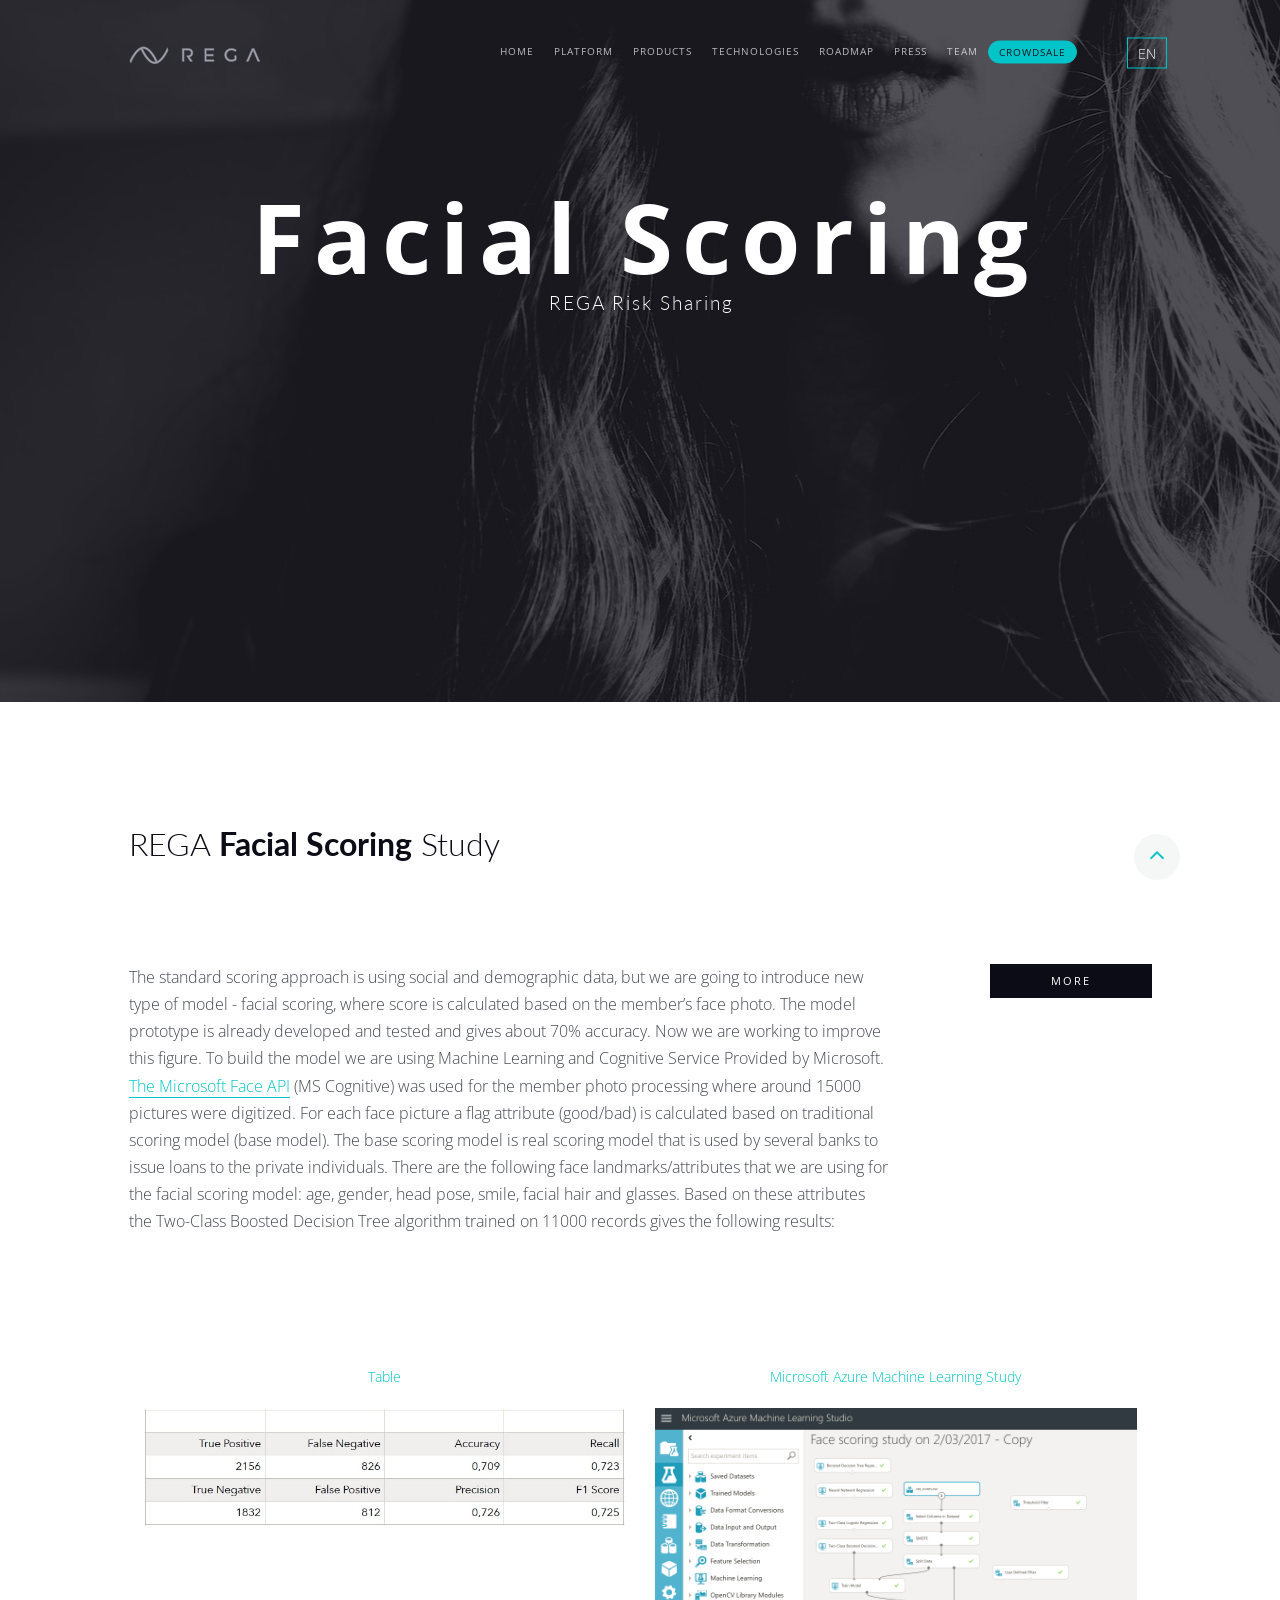
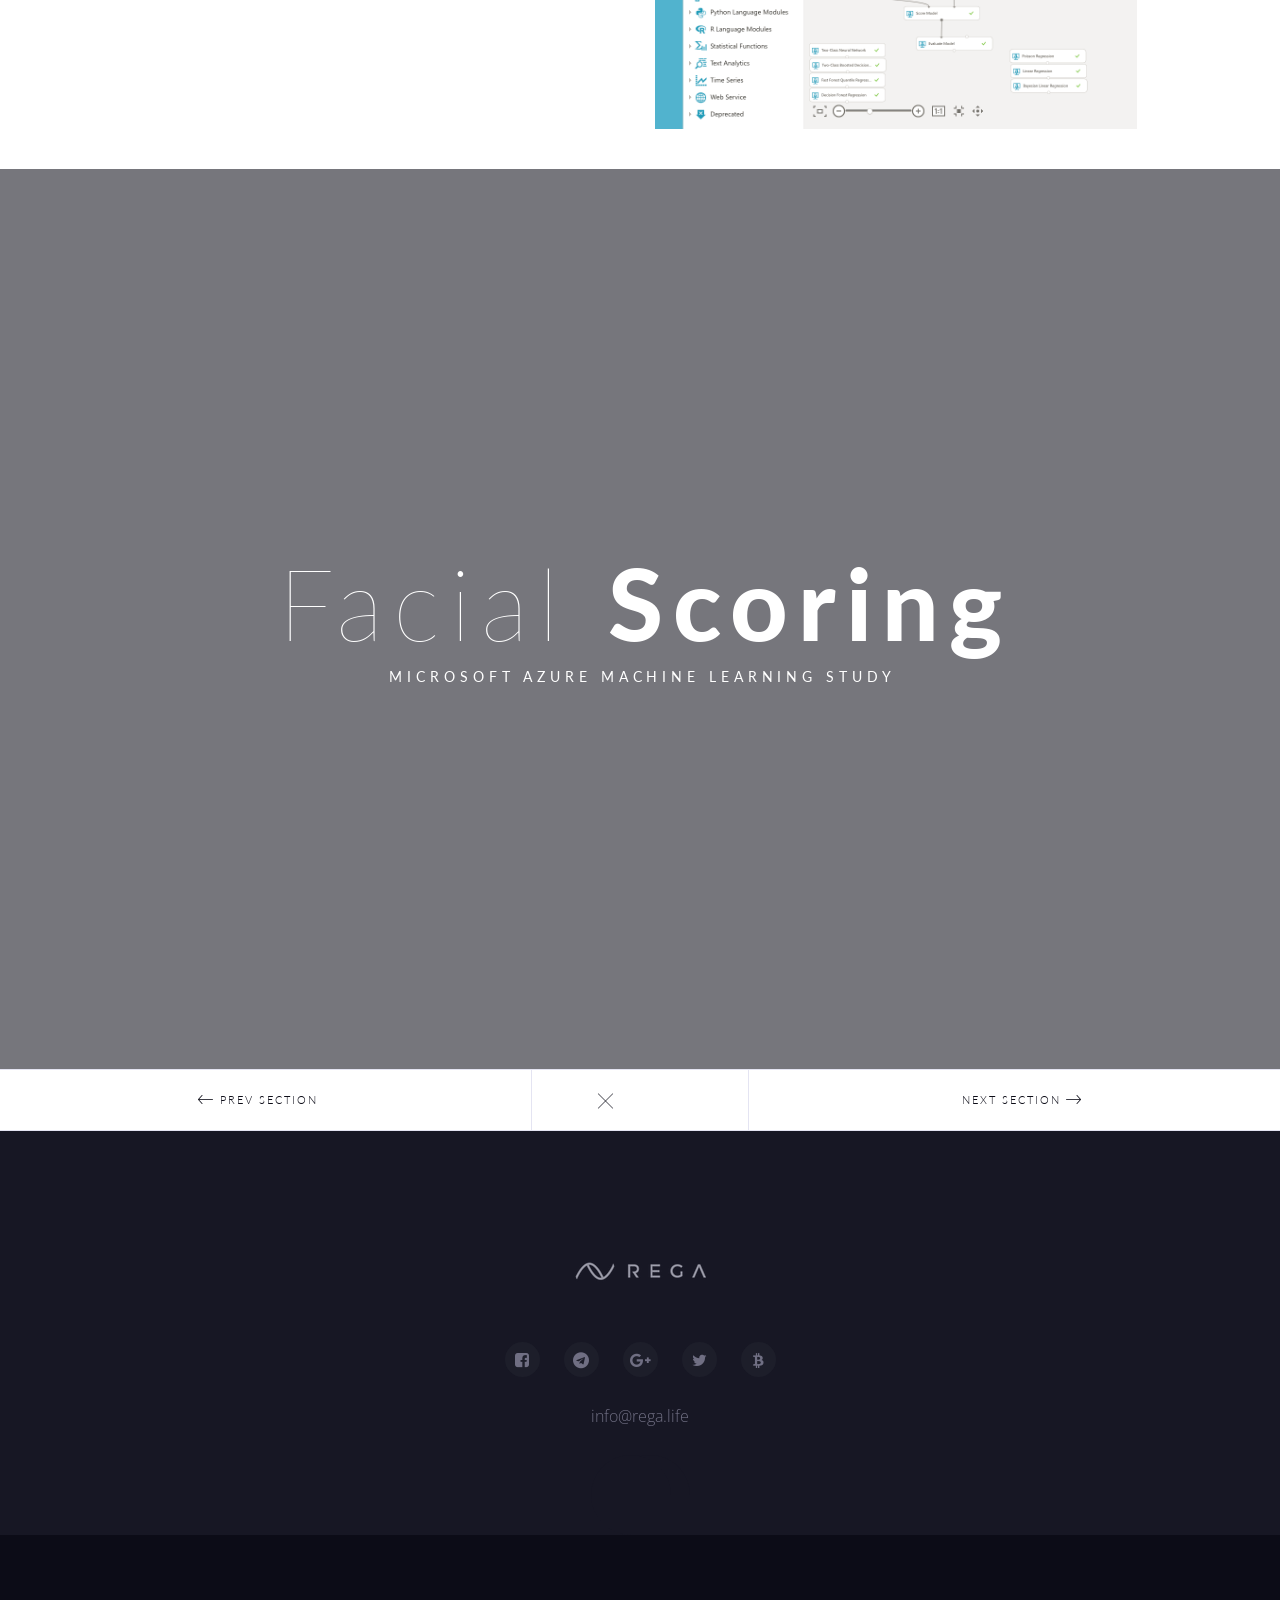
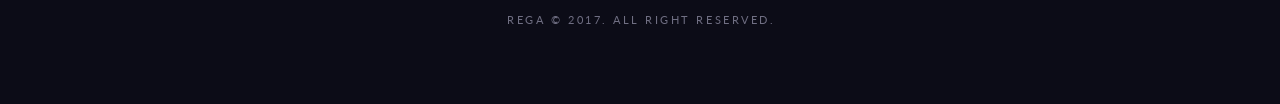
<file: facialscoring.html>
<!DOCTYPE html>
<html lang="en">
<head>
    <meta charset="utf-8">
    <meta http-equiv="X-UA-Compatible" content="IE=edge">
    <meta name="viewport" content="width=device-width, initial-scale=1.0, maximum-scale=1.0">
    <title>Facial Scoring - MICROSOFT AZURE MACHINE LEARNING STUDY</title>
	<meta name="description" content="Scoring is the set of decision models and their underlying techniques that aids the community to measure risk for particular member or/and member property.">
	<meta name="keywords" content="facial scoring, risk, scoring modal, scoring model, scoring, Rega risk sharing, crowdsurance, crowdsurance platform">
    <!-- Bootstrap -->
    <link rel="stylesheet" href="css/bootstrap.min.css">
    <!-- Animation Libraries -->
    <link rel="stylesheet" href="css/animate.min.css">
    <link rel="stylesheet" href="css/magic.min.css">
    <!-- Google Fonts -->
    <link href='http://fonts.googleapis.com/css?family=Lato:100,300,400,700,900%7COpen+Sans:300,400,600,700' rel='stylesheet' type='text/css'>
    <!-- Fonts Icons -->
    <link rel="stylesheet" href="css/custom-icons.css">
    <link rel="stylesheet" href="css/et-line-icons.css">
    <link rel="stylesheet" href="http://maxcdn.bootstrapcdn.com/font-awesome/4.3.0/css/font-awesome.min.css">
    <!-- Owl Carousel -->
    <link rel="stylesheet" href="css/owl.carousel.min.css">
    <!-- Nivo Lightbox -->
    <link rel="stylesheet" href="css/nivo-lightbox/nivo-lightbox.css">
    <link rel="stylesheet" href="css/nivo-lightbox/lightbox-theme.css">
	<link rel="stylesheet" href="css/font-awesome.css">
	<link rel="stylesheet" href="css/jquery.fancybox.min.css">
    <!-- Animated Headlines -->
    <link rel="stylesheet" href="css/animated-hedlines.css">
    <!-- Youtube Background Player -->
    <link rel="stylesheet" href="css/YTPlayer.css">
    <!-- Main Styles -->
    <link href="css/styles.css" rel="stylesheet">
    <!-- Theme -->
    <link href="css/theme/scuba-blue.css" rel="stylesheet" data-color="" id="theme">
    <!-- Animsition -->
    <link href="css/animsition.min.css" rel="stylesheet">
    <!-- Favicon (retina) -->
    <link rel="apple-touch-icon-precomposed" sizes="57x57" href="apple-touch-icon-57x57.png" />
    <link rel="apple-touch-icon-precomposed" sizes="114x114" href="apple-touch-icon-114x114.png" />
    <link rel="apple-touch-icon-precomposed" sizes="72x72" href="apple-touch-icon-72x72.png" />
    <link rel="apple-touch-icon-precomposed" sizes="144x144" href="apple-touch-icon-144x144.png" />
    <link rel="apple-touch-icon-precomposed" sizes="120x120" href="apple-touch-icon-120x120.png" />
    <link rel="apple-touch-icon-precomposed" sizes="152x152" href="apple-touch-icon-152x152.png" />
    <link rel="icon" type="image/png" href="favicon-32x32.png" sizes="32x32" />
    <link rel="icon" type="image/png" href="favicon-16x16.png" sizes="16x16" />
    <meta name="application-name" content="&nbsp;" />
    <meta name="msapplication-TileColor" content="#FFFFFF" />
    <meta name="msapplication-TileImage" content="mstile-144x144.png" />
</head>

<body>
    <div id="top"></div>
    <div id="page" class="animsition equal" data-animsition-in="fade-in" data-animsition-out="fade-out-up-sm" data-loader-type="loader2" data-page-loader-text="rega" style="transform-origin: 50% 50vh;">
        <section id="home-section" class="project-header facialscoring-bg overlay half-height">
            <div class="hs-content">
                <div class="hs-content-inner container-main">
                    <div class=" init-animation-2 delay0-4s">
                        <h1 class="hs-text-11">facial scoring</h1>
                    </div>
                    <div class="init-animation-2 delay0-6s">
                        <h2 style="line-height: 1.2; font-weight: 300; font-size: 19px;" class="font-second hs-text-8 transparent hmargin">REGA risk sharing</h2>
                    </div>
                </div>
            </div>
        </section>
        <!-- page-header -->
        <!-- Navbar -->
		<div class="position-relative">
            <!-- sticky: 1) remove"transp-nav" class, add class="sticky-navbar" to #nav-wrapper | 2) remove navbar-fixed-top class from #nav [and navbar-transparent class too] -->
            <div id="nav-wrapper" class="transp-nav">
                <nav id="nav" class="navbar navbar-fixed-top navbar-transparent navbar-dark ripple-group-parent init-animation-1" role="navigation">
                    <div class="container in-page-scroll">
                        <!-- Brand and toggle get grouped for better mobile display -->
                        <div class="navbar-header">
                            <button type="button" id="animated-navicon" class="navbar-toggle" data-toggle="collapse" data-target="#mobile-navbar-collapse">
                                <span class="sr-only">Toggle navigation</span>
                                <span class="icon-bar"></span>
                                <span class="icon-bar"></span>
                                <span class="icon-bar"></span>
                            </button>
                            <a class="navbar-brand ripple-group" href="index.html">
                                <div class="navbar-logo pull-left">
                                    <img src="img/rega_logo_rgb-01.png" alt="logo" />
                                </div>
                            </a>
							<button class="language-nav-btn visible-xs visible-sm collapsed" type="button" data-toggle="collapse" data-target="#language-nav-panel" aria-expanded="false" aria-controls="language-nav-panel"> EN </button>
                        </div>
                        <!-- Collect the nav links, forms, and other content for toggling -->
                        <div class="collapse navbar-collapse" id="mobile-navbar-collapse">
                            <ul class="nav navbar-nav navbar-right cl-effect-5">
                                <li>
                                    <a class="ripple-group" href="index.html#top">
                                        <span data-hover="home">home</span>
                                    </a>
                                </li>
                                <li>
                                    <a class="ripple-group" href="index.html#platform-section">
                                        <span data-hover="platform">platform</span>
                                    </a>
                                </li>
                                <li>
                                    <a class="ripple-group" href="index.html#products-section">
                                        <span data-hover="products">products</span>
                                    </a>
                                </li>
                                <li>
                                    <a class="ripple-group" href="index.html#technologies-section">
                                        <span data-hover="technologies">technologies</span>
                                    </a>
                                </li>
                                <li>
                                    <a class="ripple-group" href="index.html#process-section">
                                        <span data-hover="roadmap">roadmap</span>
                                    </a>
                                </li>
                                <li>
                                    <a class="ripple-group" href="index.html#client-testimonials">
                                        <span data-hover="press">press</span>
                                    </a>
                                </li>
                                <li>
                                    <a class="ripple-group" href="index.html#team-section">
                                        <span data-hover="team">team</span>
                                    </a>
                                </li>
                                <li>
                                    <a class="ripple-group" href="index.html#pricing-section">
                                        <span data-hover="crowdsale">crowdsale</span>
                                    </a>
                                </li>
								<li>
									<button class="language-nav-btn visible-md visible-lg collapsed" type="button" data-toggle="collapse" data-target="#language-nav-panel" aria-expanded="false" aria-controls="language-nav-panel"> EN </button>
								</li>
                            </ul>
                        </div>
                        <!-- /.navbar-collapse -->
                    </div>
                    <!-- /.container -->
                </nav>
				<nav id="language-nav-panel" class="navbar navbar-default language-nav-panel collapse" role="navigation" aria-expanded="false">
					<div class="container language-selector flex-container langtext-left">
						<a href="facialscoring.html" class="active manylanguage-link">
							<div class="flex-container">
								<div class="langiimg"><img src="img/lang/en.png"></div>
								<span class="language-text">English</span>
							</div>
						</a>
						<a href="cn/facialscoring.html" class="manylanguage-link">
							<div class="flex-container">
								<div class="langiimg"><img src="img/lang/cn.png"></div>
								<span class="language-text">中文</span>
							</div>
						</a>
						<!--
						<a href="ru/facialscoring.html" class="manylanguage-link">
							<div class="flex-container">
								<div class="langiimg"><img src="img/lang/ru.png"></div>
								<span class="language-text">Русский</span>
							</div>
						</a>
						<a href="ja/facialscoring.html" class="manylanguage-link">
							<div class="flex-container">
								<div class="langiimg"><img src="img/lang/ja.png"></div>
								<span class="language-text">日本語</span>
							</div>
						</a>
						<a href="ko/facialscoring.html" class="manylanguage-link">
							<div class="flex-container">
								<div class="langiimg"><img src="img/lang/ko.png"></div>
								<span class="language-text">한국어</span>
							</div>
						</a>
						<a href="it/facialscoring.html" class="manylanguage-link">
							<div class="flex-container">
								<div class="langiimg"><img src="img/lang/it.png"></div>
								<span class="language-text">Italiano</span>
							</div>
						</a>
						<a href="de/facialscoring.html" class="manylanguage-link">
							<div class="flex-container">
								<div class="langiimg"><img src="img/lang/de.png"></div>
								<span class="language-text">Deutsch</span>
							</div>
						</a>
						<a href="hi/facialscoring.html" class="manylanguage-link">
							<div class="flex-container">
								<div class="langiimg"><img src="img/lang/hi.png"></div>
								<span class="language-text">िंदी</span>
							</div>
						</a>
						<a href="es/facialscoring.html" class="manylanguage-link">
							<div class="flex-container">
								<div class="langiimg"><img src="img/lang/es.png"></div>
								<span class="language-text">Español</span>
							</div>
						</a>
						<a href="fr/facialscoring.html" class="manylanguage-link">
							<div class="flex-container">
								<div class="langiimg"><img src="img/lang/fr.png"></div>
								<span class="language-text">Français</span>
							</div>
						</a>
						-->
					</div>
                    <!-- /.container -->
                </nav>
            </div>
        </div>
        <!--/ End Navbar -->
        <!-- Do not remove the div below if you want to a sticky navbar! -->
        <div id="about-section"></div>
        <section class="container section">
            <div id="workCopy">
                <div class="section-title text-left padding-bottom-50">
                    <div>
                        <h2 class="section-title-heading">REGA <span>facial scoring</span> study</h2>
                    </div>
                </div>
                <div class="row">
                    <div class="col-sm-9">
                        <p class="section-text">The standard scoring approach is using social and demographic data, but we are going to introduce new type of model - facial scoring, where score is calculated based on the member’s face photo. The model prototype is already developed and tested and gives about 70% accuracy. Now we are working to improve this figure. To build the model we are using Machine Learning and Cognitive Service Provided by Microsoft. <a href="https://azure.microsoft.com/en-us/services/cognitive-services/face/">The Microsoft Face API</a> (MS Cognitive) was used for the member photo processing where around 15000 pictures were digitized. For each face picture a flag attribute (good/bad) is calculated based on traditional scoring model (base model). The base scoring model is real scoring model that is used by several banks to issue loans to the private individuals.  There are the following face landmarks/attributes that we are using for the facial scoring model: age, gender, head pose, smile, facial hair and glasses. Based on these attributes the Two-Class Boosted Decision Tree algorithm trained on 11000 records gives the following results:</p>
                    </div>
                    <div class="col-sm-3  text-right">
                        <a href="regawhitepaper.pdf" class="btn btn-animated btn-split btn-dark-transparent ripple-alone animsition-link" data-animsition-out="fade-out-up-sm" data-animsition-out-duration="500" data-text="more"><span>white paper</span></a>
                    </div>
                </div>
            </div>
        </section>
        <div class="container">
			<div class="col-md-6 text-center">
				<a href="img/facialscoring-res.jpg" data-fancybox="gallery">
					<p>Table</p>
					<img class="img-responsive padding-bottom-40" src="img/facialscoring-res.jpg" alt="">
				</a>
			</div>
			<div class="col-md-6 text-center">
				<a href="img/facialscoring.png" data-fancybox="gallery">
					<p>Microsoft Azure Machine Learning Study</p>
					<img class="img-responsive padding-bottom-40" src="img/facialscoring.png" alt="">
				</a>
			</div>
        </div>
        <div class="full-screen middle-poster overlay facialscoring-bg">
            <div class="table">
                <div class="table-cell">
                    <div class="container">
                        <div class="text-center font-second page-header-title-middle">
                            <h1 class="hs-text-10 wow fadeInDown">facial <span>scoring</span></h1>
                            <h4 class="hs-text-6 wow fadeInUp">Microsoft Azure Machine Learning Study</h4>
                        </div>
                    </div>
                    <!-- container -->
                </div>
            </div>
        </div>
        <div class="portfolio-nav row">
            <a href="voting.html" class="prev-proj col-sm-5 col-xs-4 animsition-link font-second"><i class="ci-icon-uniE8D1"></i> prev section</a>
            <a href="index.html#technologies-section" class="all-works col-sm-2 col-xs-4 font-second animsition-link "><i class="ci-icon-uniE8DE"></i><span> all technologies</span></a>
            <a href="scoring.html" class="next-proj col-sm-5 col-xs-4 animsition-link font-second">next section <i class="ci-icon-uniE8BE"></i></a>
        </div>

        <!-- container -->
        <!-- Footer Section -->
		<footer class="footer-section section no-padding-bottom">
                <!-- footer logo -->
                <div class="footer-logo">
                    <img src="img/rega_logo_rgb-01.png" alt="logo" />
                </div>
                <!--/ End footer logo -->
                <!-- Social icons -->
                <div class="footer-social">
                    <a onclick="return !window.open(this.href)" href="https://www.facebook.com/REGA.site" class="fa fa-facebook-square wow fadeIn" data-wow-offset="150" data-wow-delay="0s"></a>
					<a onclick="return !window.open(this.href)" href="https://t.me/REGARiskSharing" class="fa fa-telegram wow fadeIn" data-wow-offset="150" data-wow-delay=".2s"></a>
                    <a onclick="return !window.open(this.href)" href="https://plus.google.com/+REGARiskSharing" class="fa fa-google-plus wow fadeIn" data-wow-offset="150" data-wow-delay=".4s"></a>
                    <a onclick="return !window.open(this.href)" href="https://twitter.com/REGA20847530" class="fa fa-twitter wow fadeIn" data-wow-offset="150" data-wow-delay=".6s"></a>
					<a onclick="return !window.open(this.href)" href="https://bitcointalk.org/index.php?topic=2151094" class="fa fa-btc wow fadeIn" data-wow-offset="150" data-wow-delay=".8s"></a>
					<br><br>
					<a href="mailto:info@rega.life">info@rega.life</a>
					<!--<a href="#." class="fa fa-twitter wow fadeIn" data-wow-offset="150" data-wow-delay=".15s"></a>
                    <a href="#." class="fa fa-pinterest wow fadeIn" data-wow-offset="150" data-wow-delay=".45s"></a>
                    <a href="#." class="fa fa-youtube-play wow fadeIn" data-wow-offset="150" data-wow-delay=".6s"></a>-->
                </div>
                <!--/ End Social icons -->
				<div class="hidden-xs hidden-sm up-btn go-top-out in-page-scroll">
					<a href="#top"><i class="fa fa-angle-up" aria-hidden="true"></i></a>
				</div>
                <!-- go top pop-up -->
                <div id="go-top" class="go-top go-top-out in-page-scroll">
                    <div class="circle1"></div>
                    <a href="#top" class="square"><span></span></a>
                    <div class="rectangle"></div>
                    <div class="circle2"></div>
                </div>
                <!--/ End go top pop-up -->
                <div class="footer-bottom">
                    <!-- Copyright -->
                    <a class="footer-bottom-text font-second" href="http://themeforest.net/item/volar-one-page-parallax-template/11698815" target="_blank">REGA © 2017. All Right Reserved.</a>
                    <!-- End Copyright -->
                </div>
            </footer>
        <!--/ End Footer Section -->
    </div>
    <!-- JS Scripts -->
    <script src="js/modernizr.min.js"></script>
    <script src="js/jquery-2.1.1.min.js"></script>
    <script src="js/jquery.easing.1.3.min.js"></script>
    <script src="js/jquery.animsition.min.js"></script>
    <script src="js/smoothscroll.js"></script>
    <script src="js/skrollr.min.js"></script>
    <script src="js/wow.min.js"></script>
    <script src="js/waypoints.min.js"></script>
    <script src="js/bootstrap.min.js"></script>
    <script src="js/jquery.counterup.min.js"></script>
    <script src="js/owl.carousel.min.js"></script>
    <script src="js/animateSlider.js"></script>
    <script src="js/animated-headlines.js"></script>
    <script src="js/jquery.mb.YTPlayer.min.js"></script>
    <script src="js/jquery.vide.min.js"></script>
    <script src="js/jquery.particleground.min.js"></script>
    <script src="js/fss.min.js"></script>
    <script src="js/fssinit.js"></script>
    <script src="js/retina.min.js"></script>
    <script src="js/isotope.pkgd.min.js"></script>
    <script src="js/nivo-lightbox.min.js"></script>
    <script src="js/contactForm.js"></script>
    <!-- <script src="https://maps.googleapis.com/maps/api/js?sensor=false"></script> -->
    <script src="js/scripts.min.js"></script>
	<script src="js/jquery.fancybox.min.js"></script>
	<script>
		$.fancybox.defaults.hash = false;
	</script>
    <script src="js/ga.js"></script>
    <!--/ End JS Scripts -->
</body>

</html>
</file>
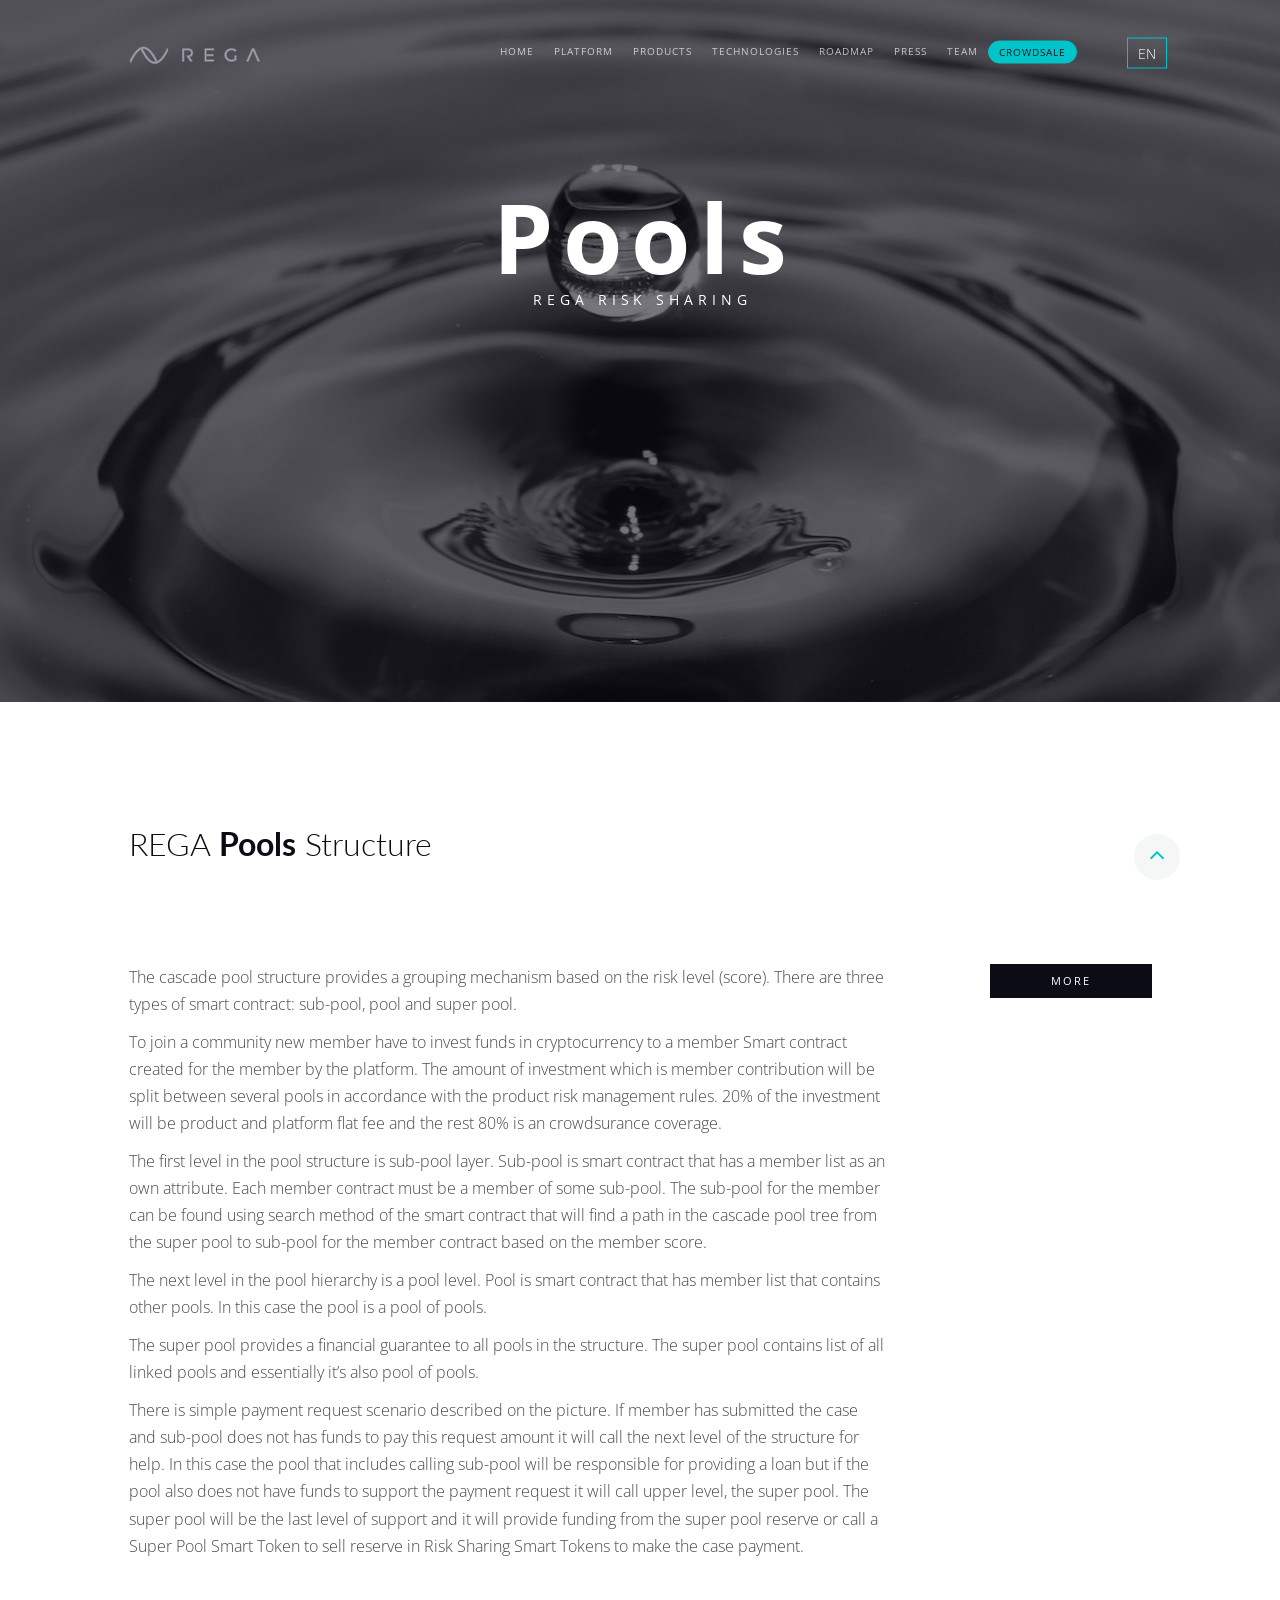
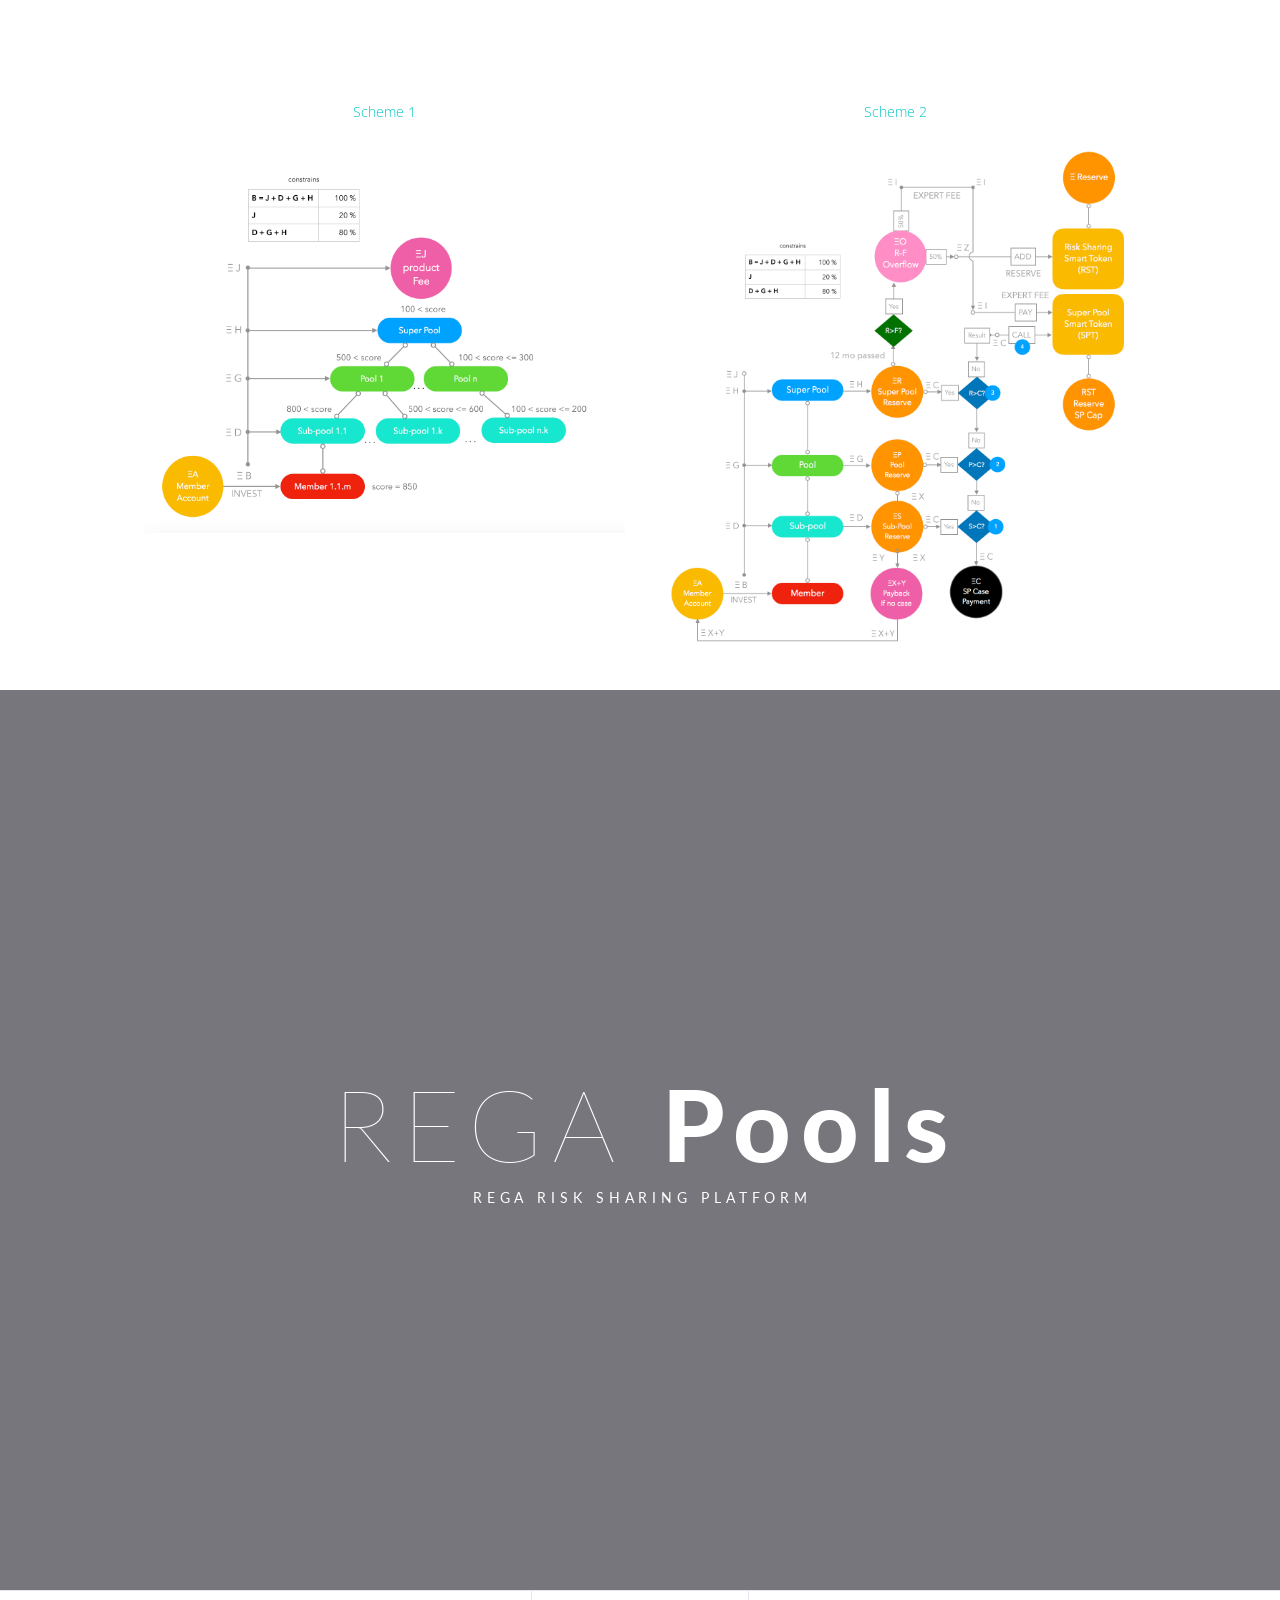
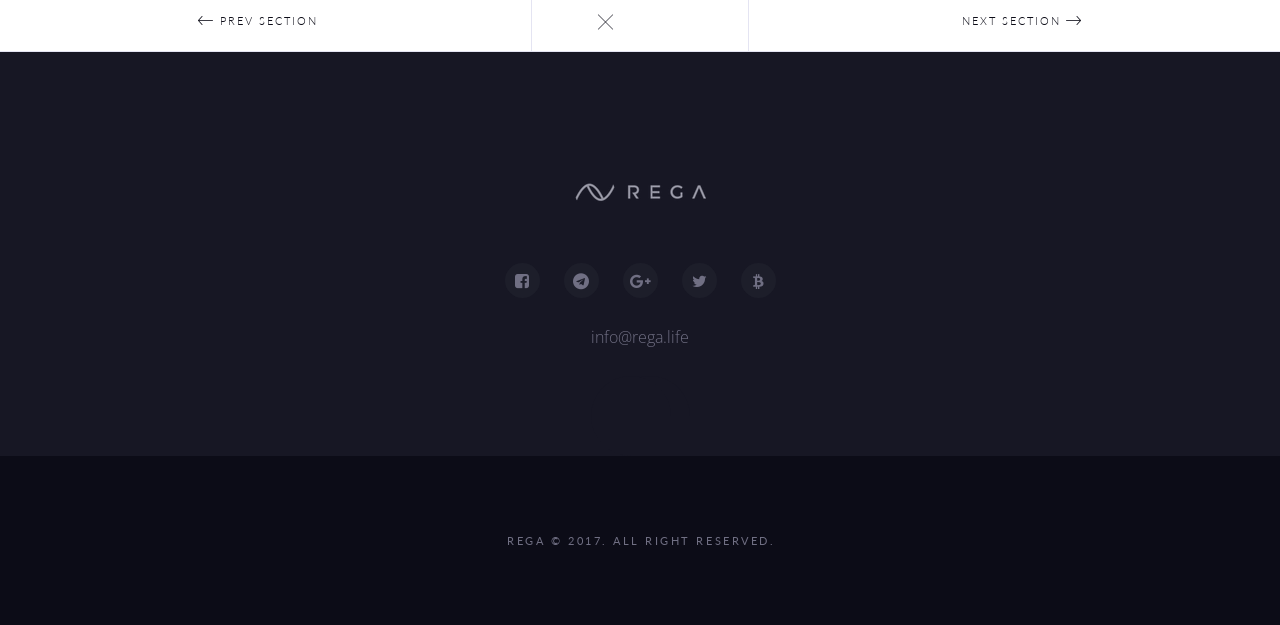
<file: pools.html>
<!DOCTYPE html>
<html lang="en">

<head>
    <meta charset="utf-8">
    <meta http-equiv="X-UA-Compatible" content="IE=edge">
    <meta name="viewport" content="width=device-width, initial-scale=1.0, maximum-scale=1.0">
    <title>Pools Structure</title>
	<meta name="description" content="The cascade pool structure provides a grouping mechanism based on the risk level">
	<meta name="keywords" content="rega, rega risk, rega risk sharing, crowdsurance, crowdsurance platform, whitepaper, Blockchain community, pre-ico, ico, blockchain">
    <!-- Bootstrap -->
    <link rel="stylesheet" href="css/bootstrap.min.css">
    <!-- Animation Libraries -->
    <link rel="stylesheet" href="css/animate.min.css">
    <link rel="stylesheet" href="css/magic.min.css">
    <!-- Google Fonts -->
    <link href='http://fonts.googleapis.com/css?family=Lato:100,300,400,700,900%7COpen+Sans:300,400,600,700' rel='stylesheet' type='text/css'>
    <!-- Fonts Icons -->
    <link rel="stylesheet" href="css/custom-icons.css">
    <link rel="stylesheet" href="css/et-line-icons.css">
    <link rel="stylesheet" href="http://maxcdn.bootstrapcdn.com/font-awesome/4.3.0/css/font-awesome.min.css">
    <!-- Owl Carousel -->
    <link rel="stylesheet" href="css/owl.carousel.min.css">
    <!-- Nivo Lightbox -->
    <link rel="stylesheet" href="css/nivo-lightbox/nivo-lightbox.css">
    <link rel="stylesheet" href="css/nivo-lightbox/lightbox-theme.css">
	<link rel="stylesheet" href="css/font-awesome.css">
	<link rel="stylesheet" href="css/jquery.fancybox.min.css">
    <!-- Animated Headlines -->
    <link rel="stylesheet" href="css/animated-hedlines.css">
    <!-- Youtube Background Player -->
    <link rel="stylesheet" href="css/YTPlayer.css">
    <!-- Main Styles -->
    <link href="css/styles.css" rel="stylesheet">
    <!-- Theme -->
    <link href="css/theme/scuba-blue.css" rel="stylesheet" data-color="" id="theme">
    <!-- Animsition -->
    <link href="css/animsition.min.css" rel="stylesheet">
    <!-- Favicon (retina) -->
    <link rel="apple-touch-icon-precomposed" sizes="57x57" href="apple-touch-icon-57x57.png" />
    <link rel="apple-touch-icon-precomposed" sizes="114x114" href="apple-touch-icon-114x114.png" />
    <link rel="apple-touch-icon-precomposed" sizes="72x72" href="apple-touch-icon-72x72.png" />
    <link rel="apple-touch-icon-precomposed" sizes="144x144" href="apple-touch-icon-144x144.png" />
    <link rel="apple-touch-icon-precomposed" sizes="120x120" href="apple-touch-icon-120x120.png" />
    <link rel="apple-touch-icon-precomposed" sizes="152x152" href="apple-touch-icon-152x152.png" />
    <link rel="icon" type="image/png" href="favicon-32x32.png" sizes="32x32" />
    <link rel="icon" type="image/png" href="favicon-16x16.png" sizes="16x16" />
    <meta name="application-name" content="&nbsp;" />
    <meta name="msapplication-TileColor" content="#FFFFFF" />
    <meta name="msapplication-TileImage" content="mstile-144x144.png" />
</head>

<body>
    <div id="top"></div>
    <div id="page" class="animsition equal" data-animsition-in="fade-in" data-animsition-out="fade-out-up-sm" data-loader-type="loader2" data-page-loader-text="rega" style="transform-origin: 50% 50vh;">
        <section id="home-section" class="project-header pools-bg overlay half-height">
            <div class="hs-content">
                <div class="hs-content-inner container-main">
                    <div class=" init-animation-2 delay0-4s">
                        <h1 class="hs-text-11">Pools</h1>
                    </div>
                    <div class="init-animation-2 delay0-6s">
                        <h2 class="hs-text-6">REGA risk sharing</h2>
                    </div>
                </div>
            </div>
        </section>
        <!-- page-header -->
        <!-- Navbar -->
        <div class="position-relative">
            <!-- sticky: 1) remove"transp-nav" class, add class="sticky-navbar" to #nav-wrapper | 2) remove navbar-fixed-top class from #nav [and navbar-transparent class too] -->
            <div id="nav-wrapper" class="transp-nav">
                <nav id="nav" class="navbar navbar-fixed-top navbar-transparent navbar-dark ripple-group-parent init-animation-1" role="navigation">
                    <div class="container in-page-scroll">
                        <!-- Brand and toggle get grouped for better mobile display -->
                        <div class="navbar-header">
                            <button type="button" id="animated-navicon" class="navbar-toggle" data-toggle="collapse" data-target="#mobile-navbar-collapse">
                                <span class="sr-only">Toggle navigation</span>
                                <span class="icon-bar"></span>
                                <span class="icon-bar"></span>
                                <span class="icon-bar"></span>
                            </button>
                            <a class="navbar-brand ripple-group" href="index.html">
                                <div class="navbar-logo pull-left">
                                    <img src="img/rega_logo_rgb-01.png" alt="logo" />
                                </div>
                            </a>
							<button class="language-nav-btn visible-xs visible-sm collapsed" type="button" data-toggle="collapse" data-target="#language-nav-panel" aria-expanded="false" aria-controls="language-nav-panel"> EN </button>
                        </div>
                        <!-- Collect the nav links, forms, and other content for toggling -->
                        <div class="collapse navbar-collapse" id="mobile-navbar-collapse">
                            <ul class="nav navbar-nav navbar-right cl-effect-5">
                                <li>
                                    <a class="ripple-group" href="index.html#top">
                                        <span data-hover="home">home</span>
                                    </a>
                                </li>
                                <li>
                                    <a class="ripple-group" href="index.html#platform-section">
                                        <span data-hover="platform">platform</span>
                                    </a>
                                </li>
                                <li>
                                    <a class="ripple-group" href="index.html#products-section">
                                        <span data-hover="products">products</span>
                                    </a>
                                </li>
                                <li>
                                    <a class="ripple-group" href="index.html#technologies-section">
                                        <span data-hover="technologies">technologies</span>
                                    </a>
                                </li>
                                <li>
                                    <a class="ripple-group" href="index.html#process-section">
                                        <span data-hover="roadmap">roadmap</span>
                                    </a>
                                </li>
                                <li>
                                    <a class="ripple-group" href="index.html#client-testimonials">
                                        <span data-hover="press">press</span>
                                    </a>
                                </li>
                                <li>
                                    <a class="ripple-group" href="index.html#team-section">
                                        <span data-hover="team">team</span>
                                    </a>
                                </li>
                                <li>
                                    <a class="ripple-group" href="index.html#pricing-section">
                                        <span data-hover="crowdsale">crowdsale</span>
                                    </a>
                                </li>
								<li>
									<button class="language-nav-btn visible-md visible-lg collapsed" type="button" data-toggle="collapse" data-target="#language-nav-panel" aria-expanded="false" aria-controls="language-nav-panel"> EN </button>
								</li>
                            </ul>
                        </div>
                        <!-- /.navbar-collapse -->
                    </div>
                    <!-- /.container -->
                </nav>
				<nav id="language-nav-panel" class="navbar navbar-default language-nav-panel collapse" role="navigation" aria-expanded="false">
					<div class="container language-selector flex-container langtext-left">
						<a href="pools.html" class="active manylanguage-link">
							<div class="flex-container">
								<div class="langiimg"><img src="img/lang/en.png"></div>
								<span class="language-text">English</span>
							</div>
						</a>
						<a href="cn/pools.html" class="manylanguage-link">
							<div class="flex-container">
								<div class="langiimg"><img src="img/lang/cn.png"></div>
								<span class="language-text">中文</span>
							</div>
						</a>
						<!--
						<a href="ru/pools.html" class="manylanguage-link">
							<div class="flex-container">
								<div class="langiimg"><img src="img/lang/ru.png"></div>
								<span class="language-text">Русский</span>
							</div>
						</a>
						<a href="ja/pools.html" class="manylanguage-link">
							<div class="flex-container">
								<div class="langiimg"><img src="img/lang/ja.png"></div>
								<span class="language-text">日本語</span>
							</div>
						</a>
						<a href="ko/pools.html" class="manylanguage-link">
							<div class="flex-container">
								<div class="langiimg"><img src="img/lang/ko.png"></div>
								<span class="language-text">한국어</span>
							</div>
						</a>
						<a href="it/pools.html" class="manylanguage-link">
							<div class="flex-container">
								<div class="langiimg"><img src="img/lang/it.png"></div>
								<span class="language-text">Italiano</span>
							</div>
						</a>
						<a href="de/pools.html" class="manylanguage-link">
							<div class="flex-container">
								<div class="langiimg"><img src="img/lang/de.png"></div>
								<span class="language-text">Deutsch</span>
							</div>
						</a>
						<a href="hi/pools.html" class="manylanguage-link">
							<div class="flex-container">
								<div class="langiimg"><img src="img/lang/hi.png"></div>
								<span class="language-text">िंदी</span>
							</div>
						</a>
						<a href="es/pools.html" class="manylanguage-link">
							<div class="flex-container">
								<div class="langiimg"><img src="img/lang/es.png"></div>
								<span class="language-text">Español</span>
							</div>
						</a>
						<a href="fr/pools.html" class="manylanguage-link">
							<div class="flex-container">
								<div class="langiimg"><img src="img/lang/fr.png"></div>
								<span class="language-text">Français</span>
							</div>
						</a>
						-->
					</div>
                    <!-- /.container -->
                </nav>
            </div>
        </div>
        <!--/ End Navbar -->
        <!-- Do not remove the div below if you want to a sticky navbar! -->
        <div id="about-section"></div>
        <section class="container section">
            <div id="workCopy">
                <div class="section-title text-left padding-bottom-50">
                    <div>
                        <h2 class="section-title-heading">REGA <span>pools</span> structure</h2>
                    </div>
                </div>
                <div class="row">
                    <div class="col-sm-9">
                        <p class="section-text">The cascade pool structure provides a grouping mechanism based on the risk level (score). There are three types of smart contract: sub-pool, pool and super pool.</p>
                        <p class="section-text">To join a community new member have to invest funds in cryptocurrency to a member Smart contract created for the member by the platform. The amount of investment which is member contribution will be split between several pools in accordance with the product risk management rules. 20% of the investment will be product and platform flat fee and the rest 80% is an crowdsurance coverage.</p>
                        <p class="section-text">The first level in the pool structure is sub-pool layer. Sub-pool is smart contract that has a member list as an own attribute. Each member contract must be a member of some sub-pool. The sub-pool for the member can be found using search method of the smart contract that will find a path in the cascade pool tree from the super pool to sub-pool for the member contract based on the member score.</p>
                        <p class="section-text">The next level in the pool hierarchy is a pool level. Pool is smart contract that has member list that contains other pools. In this case the pool is a pool of pools.</p>
                        <p class="section-text">The super pool provides a financial guarantee to all pools in the structure. The super pool contains list of all linked pools and essentially it’s also pool of pools.
						</p>
						<p class="section-text">There is simple payment request scenario described on the picture. If member has submitted the case and sub-pool does not has funds to pay this request amount it will call the next level of the structure for help. In this case the pool that includes calling sub-pool will be responsible for providing a loan but if the pool also does not have funds to support the payment request it will call upper level, the super pool. The super pool will be the last level of support and it will provide funding from the super pool reserve or call a Super Pool Smart Token to sell reserve in Risk Sharing Smart Tokens to make the case payment.</p>
                    </p>
                    </div>
                    <div class="col-sm-3  text-right">
                        <a href="regawhitepaper.pdf" class="btn btn-animated btn-split btn-dark-transparent ripple-alone animsition-link" data-animsition-out="fade-out-up-sm" data-animsition-out-duration="500" data-text="more"><span>white paper</span></a>
                    </div>
                </div>
            </div>
        </section>
        <div class="container">
			<div class="col-md-6 text-center">
				<a href="img/pools.png" data-fancybox="gallery">
					<p>Scheme 1</p>
					<img class="img-responsive padding-bottom-40" src="img/pools.png" alt="">
				</a>
			</div>
			<div class="col-md-6 text-center">
				<a href="img/superpool.png" data-fancybox="gallery">
					<p>Scheme 2</p>
					<img class="img-responsive padding-bottom-40" src="img/superpool.png" alt="">
				</a>
			</div>
        </div>
        <div class="full-screen middle-poster overlay pools-bg">
            <div class="table">
                <div class="table-cell">
                    <div class="container">
                        <div class="text-center font-second page-header-title-middle">
                            <h1 class="hs-text-10 wow fadeInDown">REGA <span>pools</span></h1>
                            <h4 class="hs-text-6 wow fadeInUp">REGA Risk Sharing Platform</h4>
                        </div>
                    </div>
                    <!-- container -->
                </div>
            </div>
        </div>
        <div class="portfolio-nav row">
            <a href="underwriting.html" class="prev-proj col-sm-5 col-xs-4 animsition-link font-second"><i class="ci-icon-uniE8D1"></i> prev section</a>
            <a href="index.html#technologies-section" class="all-works col-sm-2 col-xs-4 font-second animsition-link "><i class="ci-icon-uniE8DE"></i><span> all technologies</span></a>
            <a href="tokens.html" class="next-proj col-sm-5 col-xs-4 animsition-link font-second">next section <i class="ci-icon-uniE8BE"></i></a>
        </div>

        <!-- container -->
        <!-- Footer Section -->
        <footer class="footer-section section no-padding-bottom">
                <!-- footer logo -->
                <div class="footer-logo">
                    <img src="img/rega_logo_rgb-01.png" alt="logo" />
                </div>
                <!--/ End footer logo -->
                <!-- Social icons -->
                <div class="footer-social">
                    <a onclick="return !window.open(this.href)" href="https://www.facebook.com/REGA.site" class="fa fa-facebook-square wow fadeIn" data-wow-offset="150" data-wow-delay="0s"></a>
					<a onclick="return !window.open(this.href)" href="https://t.me/REGARiskSharing" class="fa fa-telegram wow fadeIn" data-wow-offset="150" data-wow-delay=".2s"></a>
                    <a onclick="return !window.open(this.href)" href="https://plus.google.com/+REGARiskSharing" class="fa fa-google-plus wow fadeIn" data-wow-offset="150" data-wow-delay=".4s"></a>
                    <a onclick="return !window.open(this.href)" href="https://twitter.com/REGA20847530" class="fa fa-twitter wow fadeIn" data-wow-offset="150" data-wow-delay=".6s"></a>
					<a onclick="return !window.open(this.href)" href="https://bitcointalk.org/index.php?topic=2151094" class="fa fa-btc wow fadeIn" data-wow-offset="150" data-wow-delay=".8s"></a>
					<br><br>
					<a href="mailto:info@rega.life">info@rega.life</a>
					<!--<a href="#." class="fa fa-twitter wow fadeIn" data-wow-offset="150" data-wow-delay=".15s"></a>
                    <a href="#." class="fa fa-pinterest wow fadeIn" data-wow-offset="150" data-wow-delay=".45s"></a>
                    <a href="#." class="fa fa-youtube-play wow fadeIn" data-wow-offset="150" data-wow-delay=".6s"></a>-->
                </div>
                <!--/ End Social icons -->
				<div class="hidden-xs hidden-sm up-btn go-top-out in-page-scroll">
					<a href="#top"><i class="fa fa-angle-up" aria-hidden="true"></i></a>
				</div>
                <!-- go top pop-up -->
                <div id="go-top" class="go-top go-top-out in-page-scroll">
                    <div class="circle1"></div>
                    <a href="#top" class="square"><span></span></a>
                    <div class="rectangle"></div>
                    <div class="circle2"></div>
                </div>
                <!--/ End go top pop-up -->
                <div class="footer-bottom">
                    <!-- Copyright -->
                    <a class="footer-bottom-text font-second" href="http://themeforest.net/item/volar-one-page-parallax-template/11698815" target="_blank">REGA © 2017. All Right Reserved.</a>
                    <!-- End Copyright -->
                </div>
            </footer>
        <!--/ End Footer Section -->
    </div>
    <!-- JS Scripts -->
    <script src="js/modernizr.min.js"></script>
    <script src="js/jquery-2.1.1.min.js"></script>
    <script src="js/jquery.easing.1.3.min.js"></script>
    <script src="js/jquery.animsition.min.js"></script>
    <script src="js/smoothscroll.js"></script>
    <script src="js/skrollr.min.js"></script>
    <script src="js/wow.min.js"></script>
    <script src="js/waypoints.min.js"></script>
    <script src="js/bootstrap.min.js"></script>
    <script src="js/jquery.counterup.min.js"></script>
    <script src="js/owl.carousel.min.js"></script>
    <script src="js/animateSlider.js"></script>
    <script src="js/animated-headlines.js"></script>
    <script src="js/jquery.mb.YTPlayer.min.js"></script>
    <script src="js/jquery.vide.min.js"></script>
    <script src="js/jquery.particleground.min.js"></script>
    <script src="js/fss.min.js"></script>
    <script src="js/fssinit.js"></script>
    <script src="js/retina.min.js"></script>
    <script src="js/isotope.pkgd.min.js"></script>
    <script src="js/nivo-lightbox.min.js"></script>
    <script src="js/contactForm.js"></script>
    <!-- <script src="https://maps.googleapis.com/maps/api/js?sensor=false"></script> -->
    <script src="js/scripts.min.js"></script>
	<script src="js/jquery.fancybox.min.js"></script>
	<script>
		$.fancybox.defaults.hash = false;
	</script>
    <script src="js/ga.js"></script>
    <!--/ End JS Scripts -->
</body>

</html>
</file>
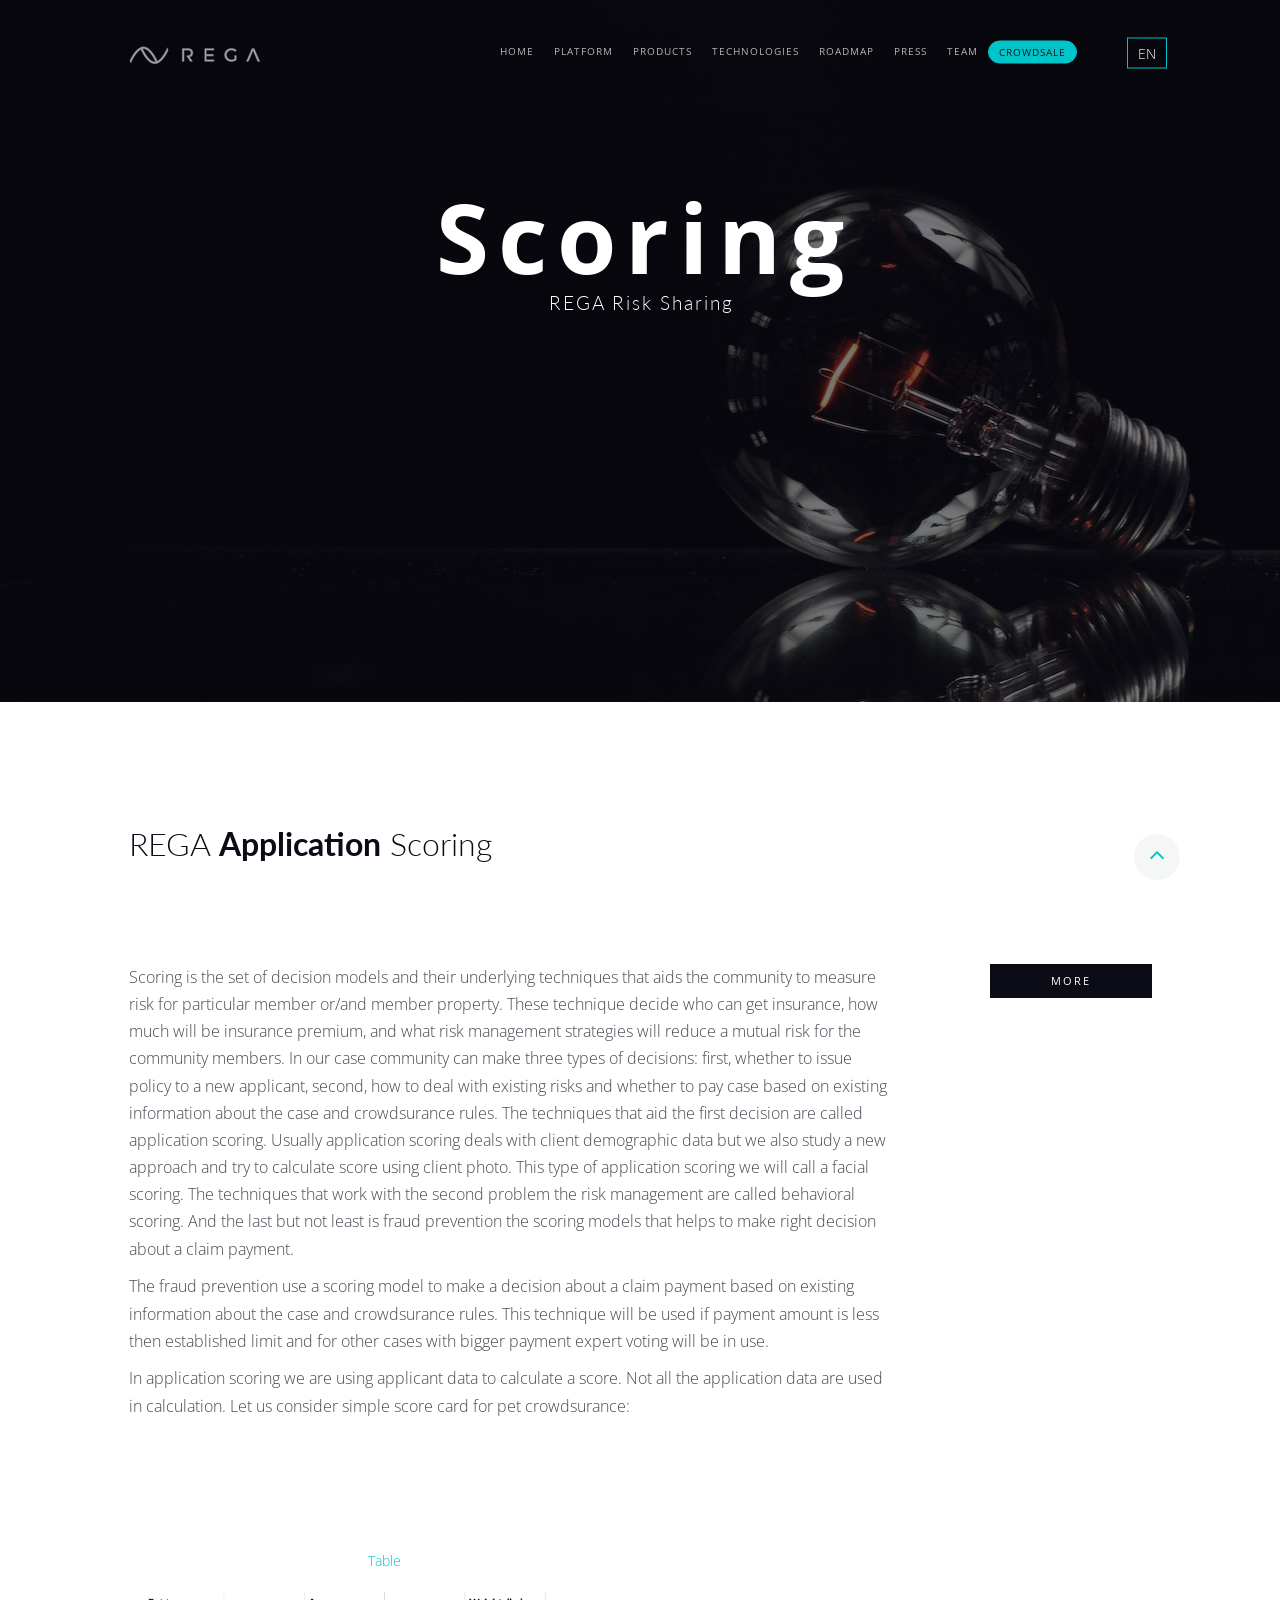
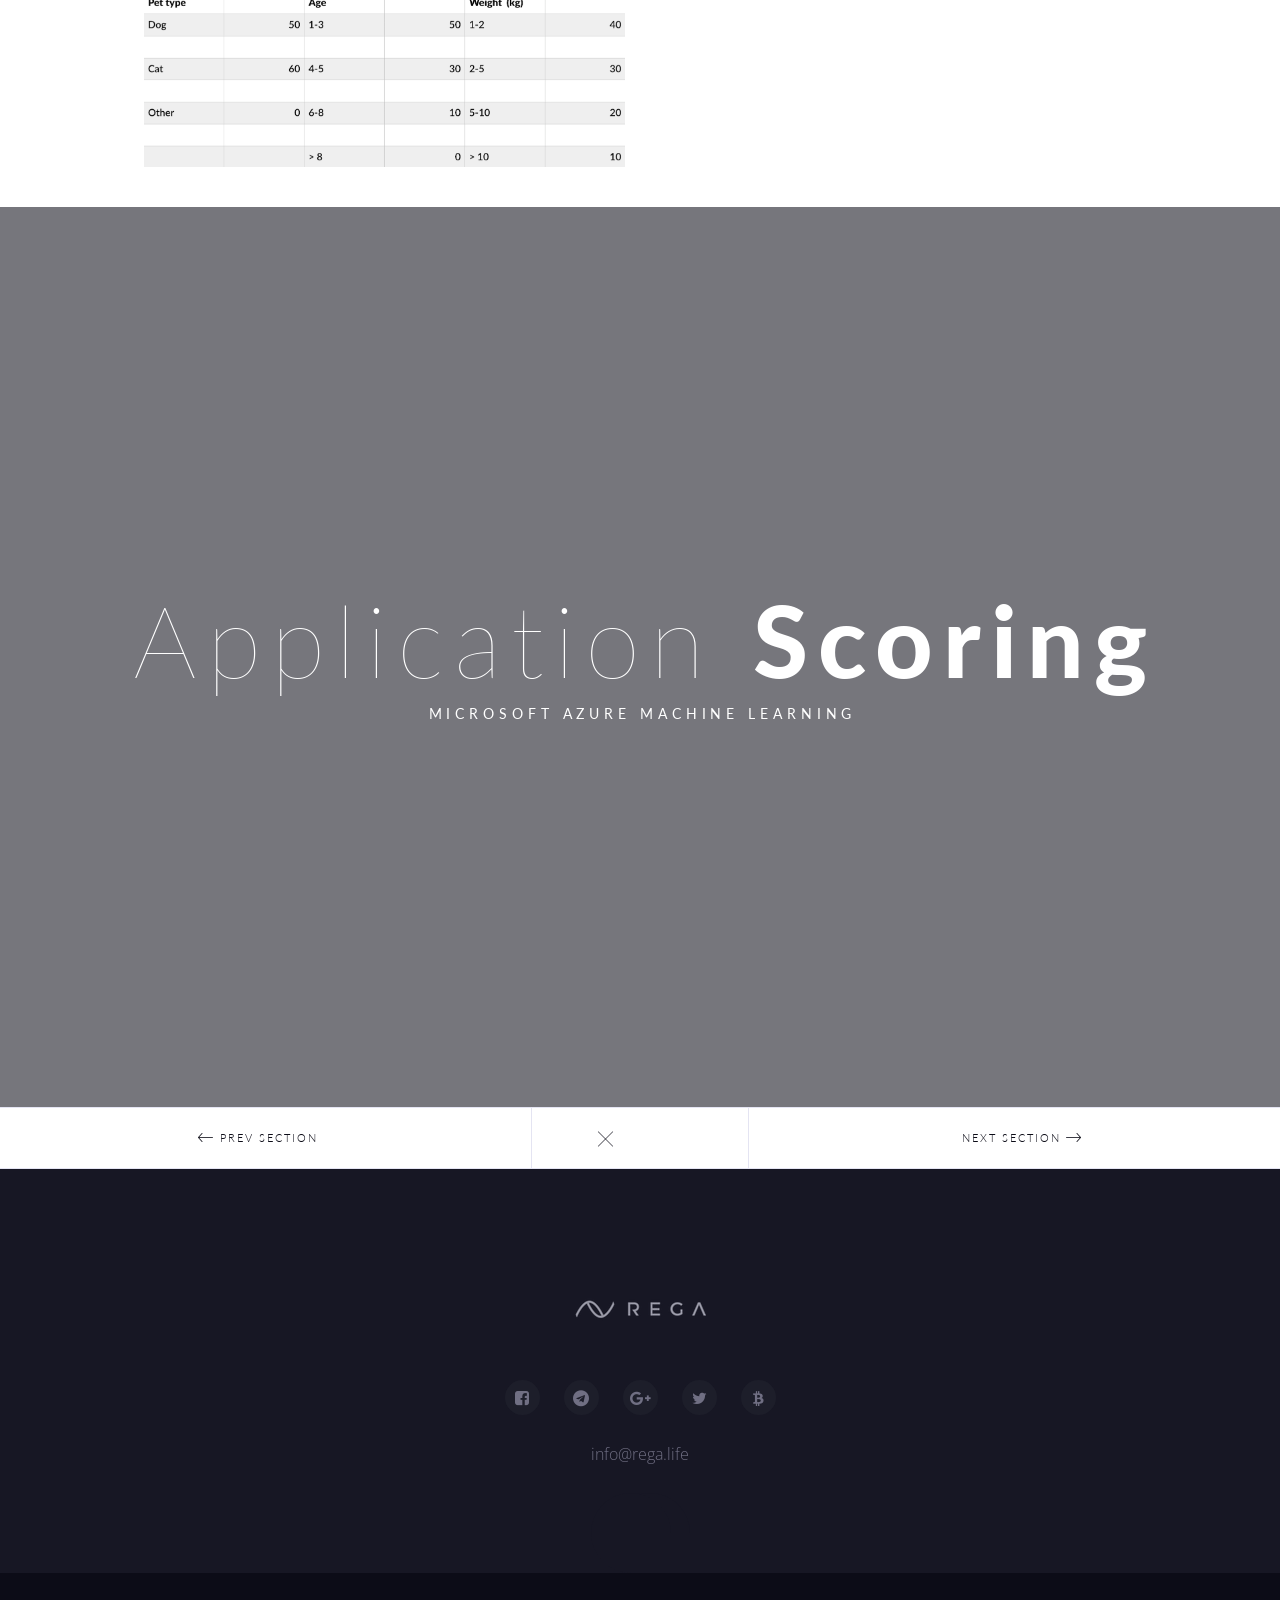
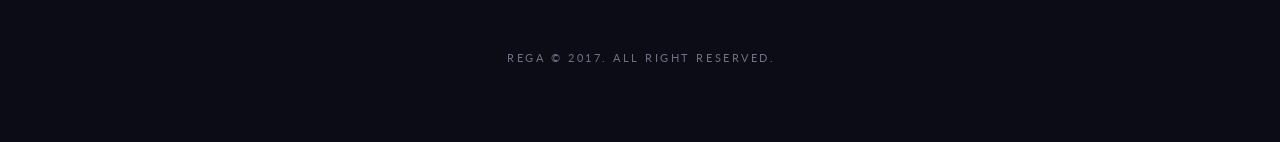
<file: scoring.html>
<!DOCTYPE html>
<html lang="en">

<head>
    <meta charset="utf-8">
    <meta http-equiv="X-UA-Compatible" content="IE=edge">
    <meta name="viewport" content="width=device-width, initial-scale=1.0, maximum-scale=1.0">
    <title>Scoring - system of assessing the creditworthiness of a person</title>
	<meta name="description" content="Scoring is the set of decision models and their underlying techniques that aids the community to measure risk for particular member or/and member property">
	<meta name="keywords" content="rega, rega risk, rega risk sharing, crowdsurance, crowdsurance platform, whitepaper, Blockchain community, pre-ico, ico, blockchain">
    <!-- Bootstrap -->
    <link rel="stylesheet" href="css/bootstrap.min.css">
    <!-- Animation Libraries -->
    <link rel="stylesheet" href="css/animate.min.css">
    <link rel="stylesheet" href="css/magic.min.css">
    <!-- Google Fonts -->
    <link href='http://fonts.googleapis.com/css?family=Lato:100,300,400,700,900%7COpen+Sans:300,400,600,700' rel='stylesheet' type='text/css'>
    <!-- Fonts Icons -->
    <link rel="stylesheet" href="css/custom-icons.css">
    <link rel="stylesheet" href="css/et-line-icons.css">
    <link rel="stylesheet" href="http://maxcdn.bootstrapcdn.com/font-awesome/4.3.0/css/font-awesome.min.css">
    <!-- Owl Carousel -->
    <link rel="stylesheet" href="css/owl.carousel.min.css">
    <!-- Nivo Lightbox -->
    <link rel="stylesheet" href="css/nivo-lightbox/nivo-lightbox.css">
    <link rel="stylesheet" href="css/nivo-lightbox/lightbox-theme.css">
	<link rel="stylesheet" href="css/font-awesome.css">
	<link rel="stylesheet" href="css/jquery.fancybox.min.css">
    <!-- Animated Headlines -->
    <link rel="stylesheet" href="css/animated-hedlines.css">
    <!-- Youtube Background Player -->
    <link rel="stylesheet" href="css/YTPlayer.css">
    <!-- Main Styles -->
    <link href="css/styles.css" rel="stylesheet">
    <!-- Theme -->
    <link href="css/theme/scuba-blue.css" rel="stylesheet" data-color="" id="theme">
    <!-- Animsition -->
    <link href="css/animsition.min.css" rel="stylesheet">
    <!-- Favicon (retina) -->
    <link rel="apple-touch-icon-precomposed" sizes="57x57" href="apple-touch-icon-57x57.png" />
    <link rel="apple-touch-icon-precomposed" sizes="114x114" href="apple-touch-icon-114x114.png" />
    <link rel="apple-touch-icon-precomposed" sizes="72x72" href="apple-touch-icon-72x72.png" />
    <link rel="apple-touch-icon-precomposed" sizes="144x144" href="apple-touch-icon-144x144.png" />
    <link rel="apple-touch-icon-precomposed" sizes="120x120" href="apple-touch-icon-120x120.png" />
    <link rel="apple-touch-icon-precomposed" sizes="152x152" href="apple-touch-icon-152x152.png" />
    <link rel="icon" type="image/png" href="favicon-32x32.png" sizes="32x32" />
    <link rel="icon" type="image/png" href="favicon-16x16.png" sizes="16x16" />
    <meta name="application-name" content="&nbsp;" />
    <meta name="msapplication-TileColor" content="#FFFFFF" />
    <meta name="msapplication-TileImage" content="mstile-144x144.png" />
</head>

<body>
    <div id="top"></div>
    <div id="page" class="animsition equal" data-animsition-in="fade-in" data-animsition-out="fade-out-up-sm" data-loader-type="loader2" data-page-loader-text="rega" style="transform-origin: 50% 50vh;">
        <section id="home-section" class="project-header scoring-bg overlay half-height">
            <div class="hs-content">
                <div class="hs-content-inner container-main">
                    <div class=" init-animation-2 delay0-4s">
                        <h1 class="hs-text-11">scoring</h1>
                    </div>
                    <div class="init-animation-2 delay0-6s">
                        <h2 style="line-height: 1.2; font-weight: 300; font-size: 19px;" class="font-second hs-text-8 transparent hmargin">REGA risk sharing</h2>
                    </div>
                </div>
            </div>
        </section>
        <!-- page-header -->
        <!-- Navbar -->
        <div class="position-relative">
            <!-- sticky: 1) remove"transp-nav" class, add class="sticky-navbar" to #nav-wrapper | 2) remove navbar-fixed-top class from #nav [and navbar-transparent class too] -->
            <div id="nav-wrapper" class="transp-nav">
                <nav id="nav" class="navbar navbar-fixed-top navbar-transparent navbar-dark ripple-group-parent init-animation-1" role="navigation">
                    <div class="container in-page-scroll">
                        <!-- Brand and toggle get grouped for better mobile display -->
                        <div class="navbar-header">
                            <button type="button" id="animated-navicon" class="navbar-toggle" data-toggle="collapse" data-target="#mobile-navbar-collapse">
                                <span class="sr-only">Toggle navigation</span>
                                <span class="icon-bar"></span>
                                <span class="icon-bar"></span>
                                <span class="icon-bar"></span>
                            </button>
                            <a class="navbar-brand ripple-group" href="index.html">
                                <div class="navbar-logo pull-left">
                                    <img src="img/rega_logo_rgb-01.png" alt="logo" />
                                </div>
                            </a>
							<button class="language-nav-btn visible-xs visible-sm collapsed" type="button" data-toggle="collapse" data-target="#language-nav-panel" aria-expanded="false" aria-controls="language-nav-panel"> EN </button>
                        </div>
                        <!-- Collect the nav links, forms, and other content for toggling -->
                        <div class="collapse navbar-collapse" id="mobile-navbar-collapse">
                            <ul class="nav navbar-nav navbar-right cl-effect-5">
                                <li>
                                    <a class="ripple-group" href="index.html#top">
                                        <span data-hover="home">home</span>
                                    </a>
                                </li>
                                <li>
                                    <a class="ripple-group" href="index.html#platform-section">
                                        <span data-hover="platform">platform</span>
                                    </a>
                                </li>
                                <li>
                                    <a class="ripple-group" href="index.html#products-section">
                                        <span data-hover="products">products</span>
                                    </a>
                                </li>
                                <li>
                                    <a class="ripple-group" href="index.html#technologies-section">
                                        <span data-hover="technologies">technologies</span>
                                    </a>
                                </li>
                                <li>
                                    <a class="ripple-group" href="index.html#process-section">
                                        <span data-hover="roadmap">roadmap</span>
                                    </a>
                                </li>
                                <li>
                                    <a class="ripple-group" href="index.html#client-testimonials">
                                        <span data-hover="press">press</span>
                                    </a>
                                </li>
                                <li>
                                    <a class="ripple-group" href="index.html#team-section">
                                        <span data-hover="team">team</span>
                                    </a>
                                </li>
                                <li>
                                    <a class="ripple-group" href="index.html#pricing-section">
                                        <span data-hover="crowdsale">crowdsale</span>
                                    </a>
                                </li>
								<li>
									<button class="language-nav-btn visible-md visible-lg collapsed" type="button" data-toggle="collapse" data-target="#language-nav-panel" aria-expanded="false" aria-controls="language-nav-panel"> EN </button>
								</li>
                            </ul>
                        </div>
                        <!-- /.navbar-collapse -->
                    </div>
                    <!-- /.container -->
                </nav>
				<nav id="language-nav-panel" class="navbar navbar-default language-nav-panel collapse" role="navigation" aria-expanded="false">
					<div class="container language-selector flex-container langtext-left">
						<a href="scoring.html" class="active manylanguage-link">
							<div class="flex-container">
								<div class="langiimg"><img src="img/lang/en.png"></div>
								<span class="language-text">English</span>
							</div>
						</a>
						<a href="cn/scoring.html" class="manylanguage-link">
							<div class="flex-container">
								<div class="langiimg"><img src="img/lang/cn.png"></div>
								<span class="language-text">中文</span>
							</div>
						</a>
						<!--
						<a href="ru/scoring.html" class="manylanguage-link">
							<div class="flex-container">
								<div class="langiimg"><img src="img/lang/ru.png"></div>
								<span class="language-text">Русский</span>
							</div>
						</a>
						<a href="ja/scoring.html" class="manylanguage-link">
							<div class="flex-container">
								<div class="langiimg"><img src="img/lang/ja.png"></div>
								<span class="language-text">日本語</span>
							</div>
						</a>
						<a href="ko/scoring.html" class="manylanguage-link">
							<div class="flex-container">
								<div class="langiimg"><img src="img/lang/ko.png"></div>
								<span class="language-text">한국어</span>
							</div>
						</a>
						<a href="it/scoring.html" class="manylanguage-link">
							<div class="flex-container">
								<div class="langiimg"><img src="img/lang/it.png"></div>
								<span class="language-text">Italiano</span>
							</div>
						</a>
						<a href="de/scoring.html" class="manylanguage-link">
							<div class="flex-container">
								<div class="langiimg"><img src="img/lang/de.png"></div>
								<span class="language-text">Deutsch</span>
							</div>
						</a>
						<a href="hi/scoring.html" class="manylanguage-link">
							<div class="flex-container">
								<div class="langiimg"><img src="img/lang/hi.png"></div>
								<span class="language-text">िंदी</span>
							</div>
						</a>
						<a href="es/scoring.html" class="manylanguage-link">
							<div class="flex-container">
								<div class="langiimg"><img src="img/lang/es.png"></div>
								<span class="language-text">Español</span>
							</div>
						</a>
						<a href="fr/scoring.html" class="manylanguage-link">
							<div class="flex-container">
								<div class="langiimg"><img src="img/lang/fr.png"></div>
								<span class="language-text">Français</span>
							</div>
						</a>
						-->
					</div>
                    <!-- /.container -->
                </nav>				
            </div>
        </div>
        <!--/ End Navbar -->
        <!-- Do not remove the div below if you want to a sticky navbar! -->
        <div id="about-section"></div>
        <section class="container section">
            <div id="workCopy">
                <div class="section-title text-left padding-bottom-50">
                    <div>
                        <h2 class="section-title-heading">REGA <span>application</span> scoring</h2>
                    </div>
                </div>
                <div class="row">
                    <div class="col-sm-9">
                        <p class="section-text">Scoring is the set of decision models and their underlying techniques that aids the community to measure risk for particular member or/and member property. These technique decide who can get insurance, how much will be insurance premium, and what risk management strategies will reduce a mutual risk for the community members. In our case community can make three types of decisions: first, whether to issue policy to a new applicant, second, how to deal with existing risks and whether to pay case based on existing information about the case and crowdsurance rules. The techniques that aid the first decision are called application scoring. Usually application scoring deals with client demographic data but we also study a new approach and try to calculate score using client photo. This type of application scoring we will call a facial scoring. The techniques that work with the second problem the risk management are called behavioral scoring. And the last but not least is fraud prevention the scoring models that helps to make right decision about a claim payment.</p>
                        <p class="section-text">The fraud prevention use a scoring model to make a decision about a claim payment based on existing information about the case and crowdsurance rules. This technique will be used if payment amount is less then established limit and for other cases with bigger payment expert voting will be in use.</p>
                        <p class="section-text">In application scoring we are using applicant data to calculate a score. Not all the application data are used in calculation. Let us consider simple score card for pet crowdsurance:</p>
                    </div>
                    <div class="col-sm-3  text-right">
                        <a href="regawhitepaper.pdf" class="btn btn-animated btn-split btn-dark-transparent ripple-alone animsition-link" data-animsition-out="fade-out-up-sm" data-animsition-out-duration="500" data-text="more"><span>white paper</span></a>
                    </div>
                </div>
            </div>
        </section>
        <div class="container">
			<div class="col-md-6 text-center">
				<a href="img/applicationscoring-exmp.png" data-fancybox="gallery">
					<p>Table</p>
					<img class="img-responsive padding-bottom-40" src="img/applicationscoring-exmp.png" alt="">
				</a>
			</div>
        </div>
        <div class="full-screen middle-poster overlay scoring-bg">
            <div class="table">
                <div class="table-cell">
                    <div class="container">
                        <div class="text-center font-second page-header-title-middle">
                            <h1 class="hs-text-10 wow fadeInDown">application <span>scoring</span></h1>
                            <h4 class="hs-text-6 wow fadeInUp">Microsoft Azure Machine Learning</h4>
                        </div>
                    </div>
                    <!-- container -->
                </div>
            </div>
        </div>
        <div class="portfolio-nav row">
            <a href="facialscoring.html" class="prev-proj col-sm-5 col-xs-4 animsition-link font-second"><i class="ci-icon-uniE8D1"></i> prev section</a>
            <a href="index.html#technologies-section" class="all-works col-sm-2 col-xs-4 font-second animsition-link "><i class="ci-icon-uniE8DE"></i><span> all technologies</span></a>
            <a href="underwriting.html" class="next-proj col-sm-5 col-xs-4 animsition-link font-second">next section <i class="ci-icon-uniE8BE"></i></a>
        </div>

        <!-- container -->
        <!-- Footer Section -->
		<footer class="footer-section section no-padding-bottom">
                <!-- footer logo -->
                <div class="footer-logo">
                    <img src="img/rega_logo_rgb-01.png" alt="logo" />
                </div>
                <!--/ End footer logo -->
                <!-- Social icons -->
                <div class="footer-social">
                    <a onclick="return !window.open(this.href)" href="https://www.facebook.com/REGA.site" class="fa fa-facebook-square wow fadeIn" data-wow-offset="150" data-wow-delay="0s"></a>
					<a onclick="return !window.open(this.href)" href="https://t.me/REGARiskSharing" class="fa fa-telegram wow fadeIn" data-wow-offset="150" data-wow-delay=".2s"></a>
                    <a onclick="return !window.open(this.href)" href="https://plus.google.com/+REGARiskSharing" class="fa fa-google-plus wow fadeIn" data-wow-offset="150" data-wow-delay=".4s"></a>
                    <a onclick="return !window.open(this.href)" href="https://twitter.com/REGA20847530" class="fa fa-twitter wow fadeIn" data-wow-offset="150" data-wow-delay=".6s"></a>
					<a onclick="return !window.open(this.href)" href="https://bitcointalk.org/index.php?topic=2151094" class="fa fa-btc wow fadeIn" data-wow-offset="150" data-wow-delay=".8s"></a>
					<br><br>
					<a href="mailto:info@rega.life">info@rega.life</a>
					<!--<a href="#." class="fa fa-twitter wow fadeIn" data-wow-offset="150" data-wow-delay=".15s"></a>
                    <a href="#." class="fa fa-pinterest wow fadeIn" data-wow-offset="150" data-wow-delay=".45s"></a>
                    <a href="#." class="fa fa-youtube-play wow fadeIn" data-wow-offset="150" data-wow-delay=".6s"></a>-->
                </div>
                <!--/ End Social icons -->
				<div class="hidden-xs hidden-sm up-btn go-top-out in-page-scroll">
					<a href="#top"><i class="fa fa-angle-up" aria-hidden="true"></i></a>
				</div>
                <!-- go top pop-up -->
                <div id="go-top" class="go-top go-top-out in-page-scroll">
                    <div class="circle1"></div>
                    <a href="#top" class="square"><span></span></a>
                    <div class="rectangle"></div>
                    <div class="circle2"></div>
                </div>
                <!--/ End go top pop-up -->
                <div class="footer-bottom">
                    <!-- Copyright -->
                    <a class="footer-bottom-text font-second" href="http://themeforest.net/item/volar-one-page-parallax-template/11698815" target="_blank">REGA © 2017. All Right Reserved.</a>
                    <!-- End Copyright -->
                </div>
            </footer>
        <!--/ End Footer Section -->
    </div>
    <!-- JS Scripts -->
    <script src="js/modernizr.min.js"></script>
    <script src="js/jquery-2.1.1.min.js"></script>
    <script src="js/jquery.easing.1.3.min.js"></script>
    <script src="js/jquery.animsition.min.js"></script>
    <script src="js/smoothscroll.js"></script>
    <script src="js/skrollr.min.js"></script>
    <script src="js/wow.min.js"></script>
    <script src="js/waypoints.min.js"></script>
    <script src="js/bootstrap.min.js"></script>
    <script src="js/jquery.counterup.min.js"></script>
    <script src="js/owl.carousel.min.js"></script>
    <script src="js/animateSlider.js"></script>
    <script src="js/animated-headlines.js"></script>
    <script src="js/jquery.mb.YTPlayer.min.js"></script>
    <script src="js/jquery.vide.min.js"></script>
    <script src="js/jquery.particleground.min.js"></script>
    <script src="js/fss.min.js"></script>
    <script src="js/fssinit.js"></script>
    <script src="js/retina.min.js"></script>
    <script src="js/isotope.pkgd.min.js"></script>
    <script src="js/nivo-lightbox.min.js"></script>
    <script src="js/contactForm.js"></script>
    <!-- <script src="https://maps.googleapis.com/maps/api/js?sensor=false"></script> -->
    <script src="js/scripts.min.js"></script>
	<script src="js/jquery.fancybox.min.js"></script>
	<script>
		$.fancybox.defaults.hash = false;
	</script>
    <script src="js/ga.js"></script>
    <!--/ End JS Scripts -->
</body>

</html>
</file>
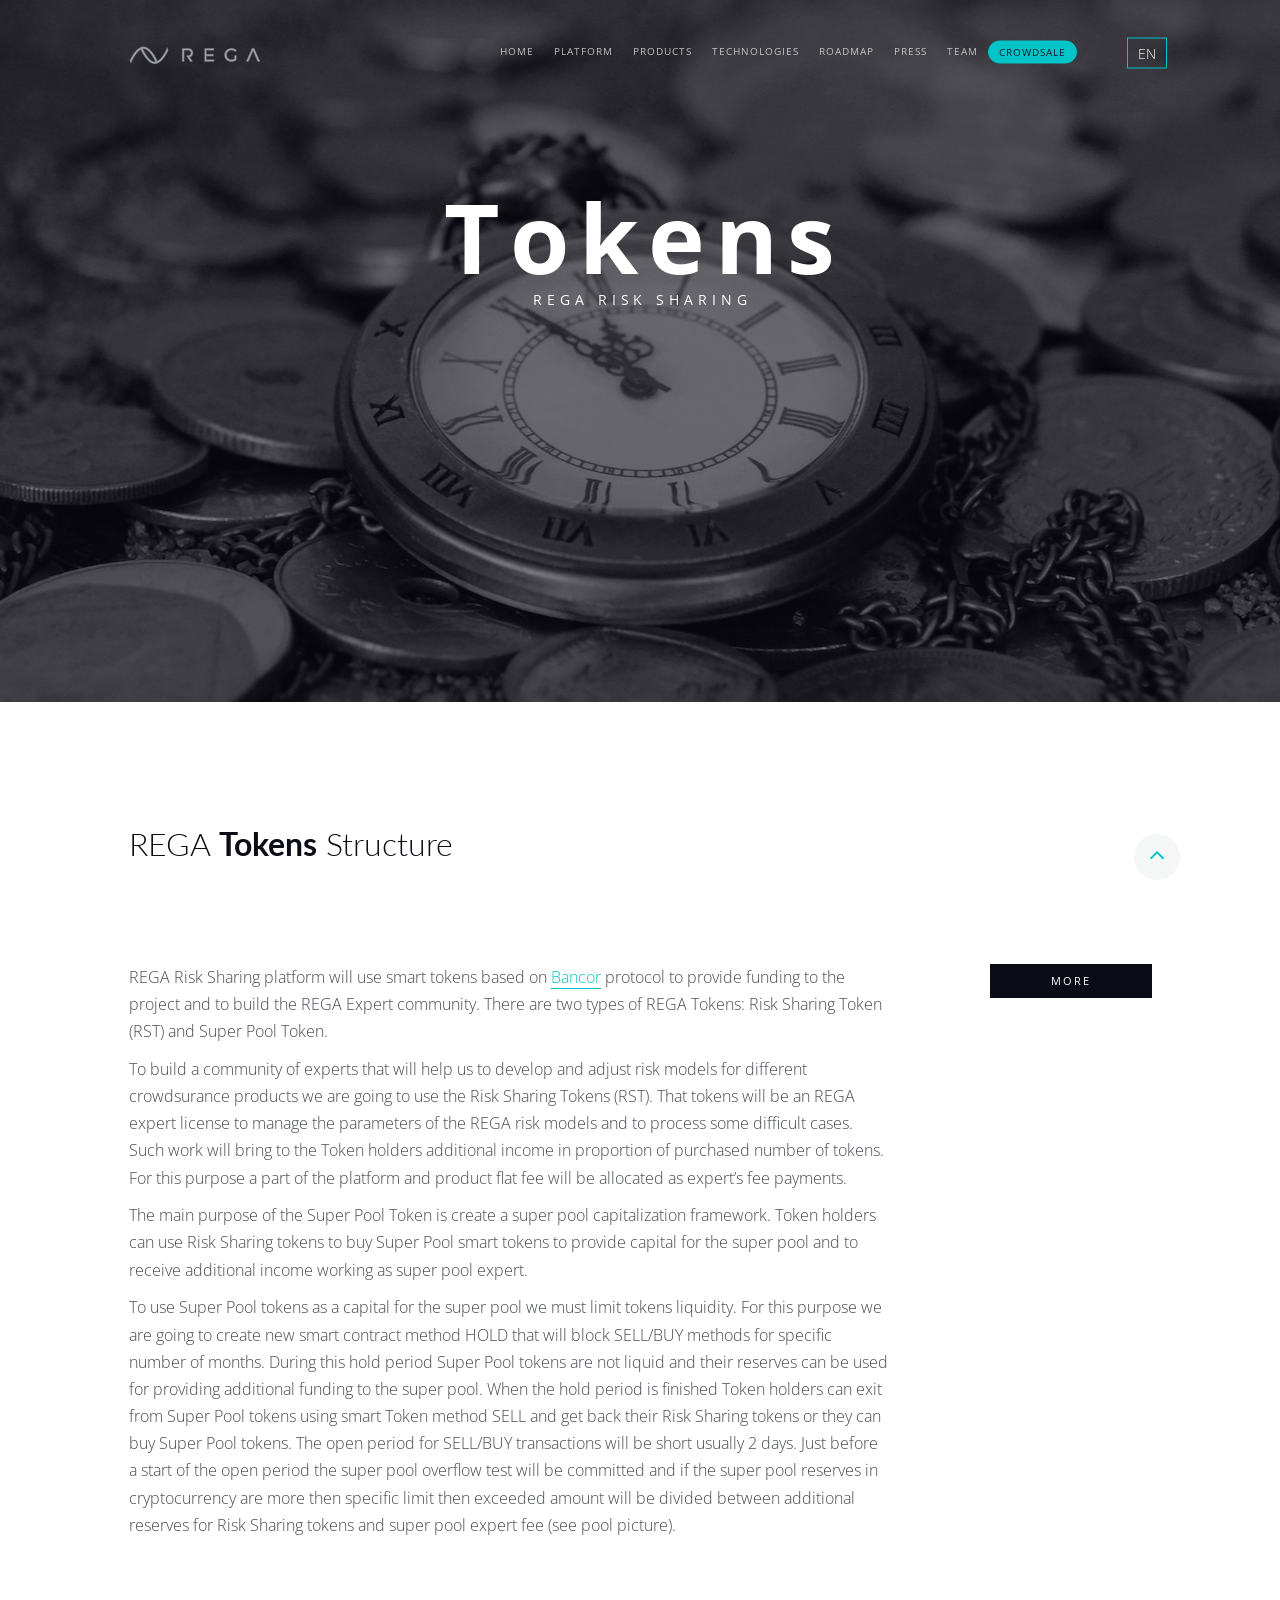
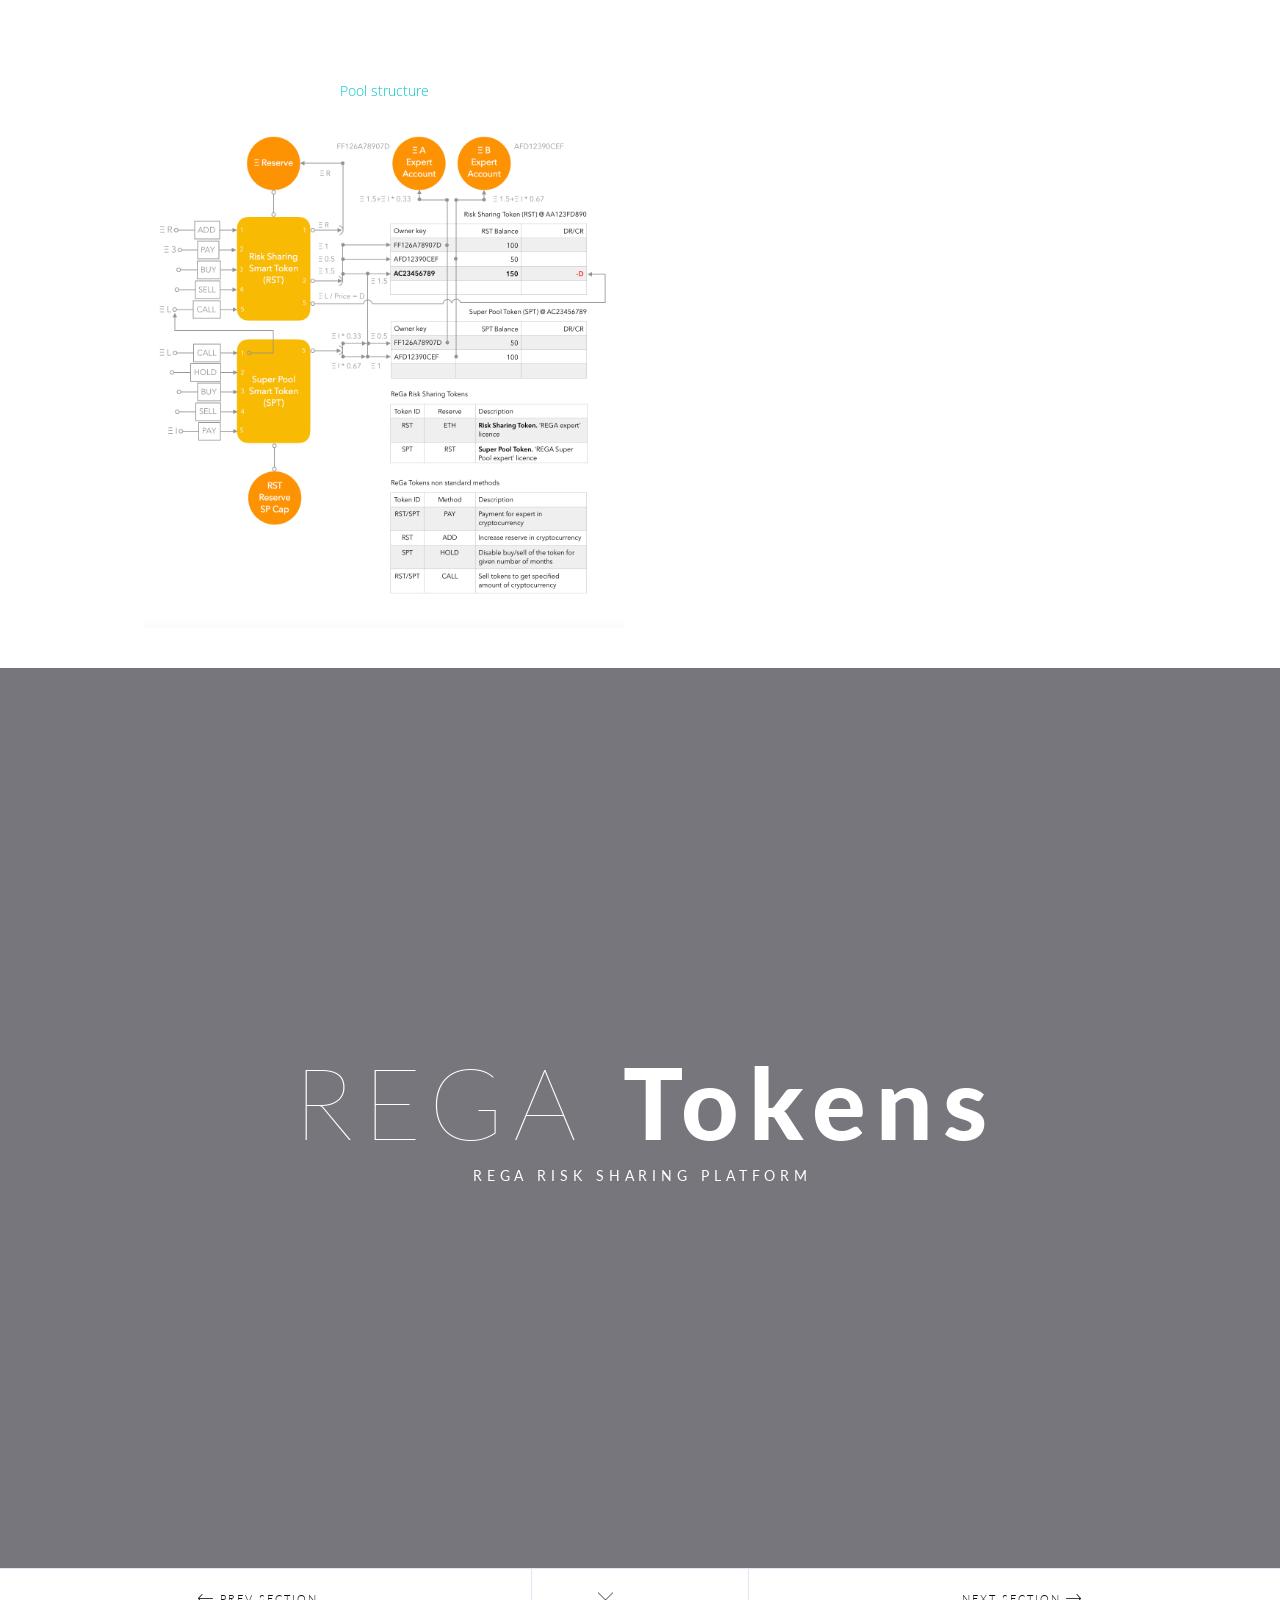
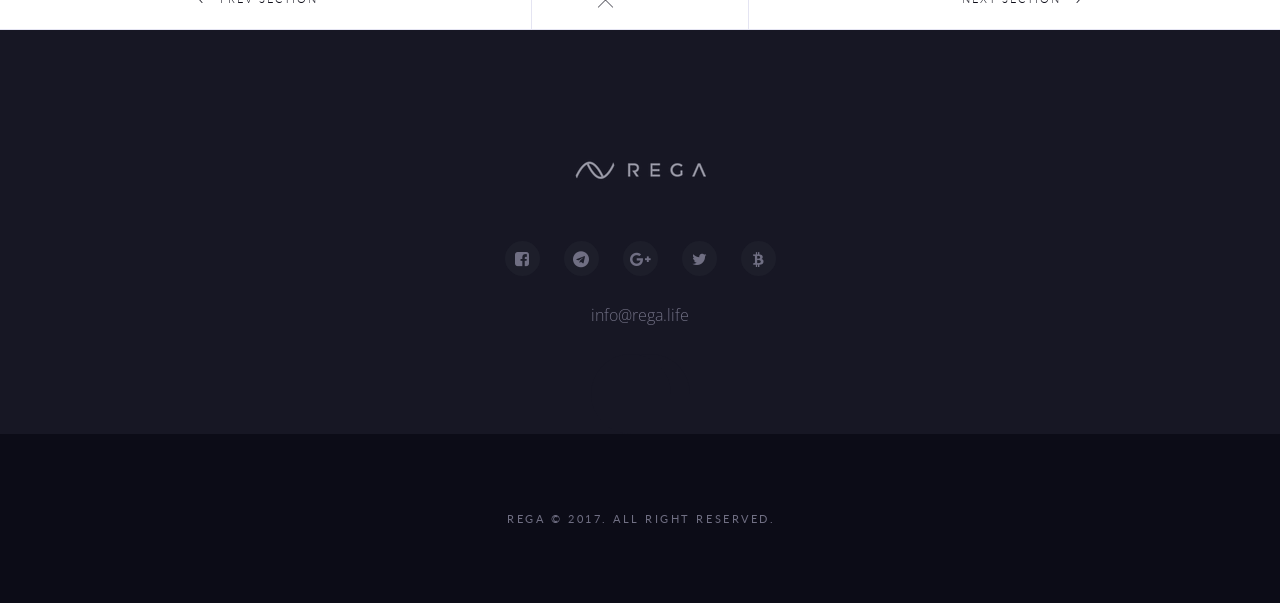
<file: tokens.html>
<!DOCTYPE html>
<html lang="en">
<head>
    <meta charset="utf-8">
    <meta http-equiv="X-UA-Compatible" content="IE=edge">
    <meta name="viewport" content="width=device-width, initial-scale=1.0, maximum-scale=1.0">
    <title>REGA Tokens Structure - REGA platform will use smart tokens based on Bancor protocol</title>
	<meta name="description" content="There are two types of REGA Tokens: Risk Sharing Token (RST) and Super Pool Token">
	<meta name="keywords" content="rega, rega risk, rega risk sharing, crowdsurance, crowdsurance platform, whitepaper, Blockchain community, pre-ico, ico, blockchain">
    <!-- Bootstrap -->
    <link rel="stylesheet" href="css/bootstrap.min.css">
    <!-- Animation Libraries -->
    <link rel="stylesheet" href="css/animate.min.css">
    <link rel="stylesheet" href="css/magic.min.css">
    <!-- Google Fonts -->
    <link href='http://fonts.googleapis.com/css?family=Lato:100,300,400,700,900%7COpen+Sans:300,400,600,700' rel='stylesheet' type='text/css'>
    <!-- Fonts Icons -->
    <link rel="stylesheet" href="css/custom-icons.css">
    <link rel="stylesheet" href="css/et-line-icons.css">
    <link rel="stylesheet" href="http://maxcdn.bootstrapcdn.com/font-awesome/4.3.0/css/font-awesome.min.css">
    <!-- Owl Carousel -->
    <link rel="stylesheet" href="css/owl.carousel.min.css">
    <!-- Nivo Lightbox -->
    <link rel="stylesheet" href="css/nivo-lightbox/nivo-lightbox.css">
    <link rel="stylesheet" href="css/nivo-lightbox/lightbox-theme.css">
	<link rel="stylesheet" href="css/font-awesome.css">
	<link rel="stylesheet" href="css/jquery.fancybox.min.css">
    <!-- Animated Headlines -->
    <link rel="stylesheet" href="css/animated-hedlines.css">
    <!-- Youtube Background Player -->
    <link rel="stylesheet" href="css/YTPlayer.css">
    <!-- Main Styles -->
    <link href="css/styles.css" rel="stylesheet">
    <!-- Theme -->
    <link href="css/theme/scuba-blue.css" rel="stylesheet" data-color="" id="theme">
    <!-- Animsition -->
    <link href="css/animsition.min.css" rel="stylesheet">
    <!-- Favicon (retina) -->
    <link rel="apple-touch-icon-precomposed" sizes="57x57" href="apple-touch-icon-57x57.png" />
    <link rel="apple-touch-icon-precomposed" sizes="114x114" href="apple-touch-icon-114x114.png" />
    <link rel="apple-touch-icon-precomposed" sizes="72x72" href="apple-touch-icon-72x72.png" />
    <link rel="apple-touch-icon-precomposed" sizes="144x144" href="apple-touch-icon-144x144.png" />
    <link rel="apple-touch-icon-precomposed" sizes="120x120" href="apple-touch-icon-120x120.png" />
    <link rel="apple-touch-icon-precomposed" sizes="152x152" href="apple-touch-icon-152x152.png" />
    <link rel="icon" type="image/png" href="favicon-32x32.png" sizes="32x32" />
    <link rel="icon" type="image/png" href="favicon-16x16.png" sizes="16x16" />
    <meta name="application-name" content="&nbsp;" />
    <meta name="msapplication-TileColor" content="#FFFFFF" />
    <meta name="msapplication-TileImage" content="mstile-144x144.png" />
</head>

<body>
    <div id="top"></div>
    <div id="page" class="animsition equal" data-animsition-in="fade-in" data-animsition-out="fade-out-up-sm" data-loader-type="loader2" data-page-loader-text="rega" style="transform-origin: 50% 50vh;">
        <section id="home-section" class="project-header tokens-bg overlay half-height">
            <div class="hs-content">
                <div class="hs-content-inner container-main">
                    <div class=" init-animation-2 delay0-4s">
                        <h1 class="hs-text-11">Tokens</h1>
                    </div>
                    <div class="init-animation-2 delay0-6s">
                        <h2 class="hs-text-6">REGA risk sharing</h2>
                    </div>
                </div>
            </div>
        </section>
        <!-- page-header -->
        <!-- Navbar -->
        <div class="position-relative">
            <!-- sticky: 1) remove"transp-nav" class, add class="sticky-navbar" to #nav-wrapper | 2) remove navbar-fixed-top class from #nav [and navbar-transparent class too] -->
            <div id="nav-wrapper" class="transp-nav">
                <nav id="nav" class="navbar navbar-fixed-top navbar-transparent navbar-dark ripple-group-parent init-animation-1" role="navigation">
                    <div class="container in-page-scroll">
                        <!-- Brand and toggle get grouped for better mobile display -->
                        <div class="navbar-header">
                            <button type="button" id="animated-navicon" class="navbar-toggle" data-toggle="collapse" data-target="#mobile-navbar-collapse">
                                <span class="sr-only">Toggle navigation</span>
                                <span class="icon-bar"></span>
                                <span class="icon-bar"></span>
                                <span class="icon-bar"></span>
                            </button>
                            <a class="navbar-brand ripple-group" href="index.html">
                                <div class="navbar-logo pull-left">
                                    <img src="img/rega_logo_rgb-01.png" alt="logo" />
                                </div>
                            </a>
							<button class="language-nav-btn visible-xs visible-sm collapsed" type="button" data-toggle="collapse" data-target="#language-nav-panel" aria-expanded="false" aria-controls="language-nav-panel"> EN </button>
                        </div>
                        <!-- Collect the nav links, forms, and other content for toggling -->
                        <div class="collapse navbar-collapse" id="mobile-navbar-collapse">
                            <ul class="nav navbar-nav navbar-right cl-effect-5">
                                <li>
                                    <a class="ripple-group" href="index.html#top">
                                        <span data-hover="home">home</span>
                                    </a>
                                </li>
                                <li>
                                    <a class="ripple-group" href="index.html#platform-section">
                                        <span data-hover="platform">platform</span>
                                    </a>
                                </li>
                                <li>
                                    <a class="ripple-group" href="index.html#products-section">
                                        <span data-hover="products">products</span>
                                    </a>
                                </li>
                                <li>
                                    <a class="ripple-group" href="index.html#technologies-section">
                                        <span data-hover="technologies">technologies</span>
                                    </a>
                                </li>
                                <li>
                                    <a class="ripple-group" href="index.html#process-section">
                                        <span data-hover="roadmap">roadmap</span>
                                    </a>
                                </li>
                                <li>
                                    <a class="ripple-group" href="index.html#client-testimonials">
                                        <span data-hover="press">press</span>
                                    </a>
                                </li>
                                <li>
                                    <a class="ripple-group" href="index.html#team-section">
                                        <span data-hover="team">team</span>
                                    </a>
                                </li>
                                <li>
                                    <a class="ripple-group" href="index.html#pricing-section">
                                        <span data-hover="crowdsale">crowdsale</span>
                                    </a>
                                </li>
								<li>
									<button class="language-nav-btn visible-md visible-lg collapsed" type="button" data-toggle="collapse" data-target="#language-nav-panel" aria-expanded="false" aria-controls="language-nav-panel"> EN </button>
								</li>
                            </ul>
                        </div>
                        <!-- /.navbar-collapse -->
                    </div>
                    <!-- /.container -->
                </nav>
				<nav id="language-nav-panel" class="navbar navbar-default language-nav-panel collapse" role="navigation" aria-expanded="false">
					<div class="container language-selector flex-container langtext-left">
						<a href="tokens.html" class="active manylanguage-link">
							<div class="flex-container">
								<div class="langiimg"><img src="img/lang/en.png"></div>
								<span class="language-text">English</span>
							</div>
						</a>
						<a href="cn/tokens.html" class="manylanguage-link">
							<div class="flex-container">
								<div class="langiimg"><img src="img/lang/cn.png"></div>
								<span class="language-text">中文</span>
							</div>
						</a>
						<!--
						<a href="ru/tokens.html" class="manylanguage-link">
							<div class="flex-container">
								<div class="langiimg"><img src="img/lang/ru.png"></div>
								<span class="language-text">Русский</span>
							</div>
						</a>
						<a href="ja/tokens.html" class="manylanguage-link">
							<div class="flex-container">
								<div class="langiimg"><img src="img/lang/ja.png"></div>
								<span class="language-text">日本語</span>
							</div>
						</a>
						<a href="ko/tokens.html" class="manylanguage-link">
							<div class="flex-container">
								<div class="langiimg"><img src="img/lang/ko.png"></div>
								<span class="language-text">한국어</span>
							</div>
						</a>
						<a href="it/tokens.html" class="manylanguage-link">
							<div class="flex-container">
								<div class="langiimg"><img src="img/lang/it.png"></div>
								<span class="language-text">Italiano</span>
							</div>
						</a>
						<a href="de/tokens.html" class="manylanguage-link">
							<div class="flex-container">
								<div class="langiimg"><img src="img/lang/de.png"></div>
								<span class="language-text">Deutsch</span>
							</div>
						</a>
						<a href="hi/tokens.html" class="manylanguage-link">
							<div class="flex-container">
								<div class="langiimg"><img src="img/lang/hi.png"></div>
								<span class="language-text">िंदी</span>
							</div>
						</a>
						<a href="es/tokens.html" class="manylanguage-link">
							<div class="flex-container">
								<div class="langiimg"><img src="img/lang/es.png"></div>
								<span class="language-text">Español</span>
							</div>
						</a>
						<a href="fr/tokens.html" class="manylanguage-link">
							<div class="flex-container">
								<div class="langiimg"><img src="img/lang/fr.png"></div>
								<span class="language-text">Français</span>
							</div>
						</a>
						-->
					</div>
                    <!-- /.container -->
                </nav>
            </div>
        </div>
        <!--/ End Navbar -->
        <!-- Do not remove the div below if you want to a sticky navbar! -->
        <div id="about-section"></div>
        <section class="container section">
            <div id="workCopy">
                <div class="section-title text-left padding-bottom-50">
                    <div>
                        <h2 class="section-title-heading">REGA <span>tokens</span> structure</h2>
                    </div>
                </div>
                <div class="row">
                    <div class="col-sm-9">
                        <p class="section-text">REGA Risk Sharing platform will use smart tokens based on <a href="https://www.bancor.network/">Bancor</a> protocol to provide funding to the project and to build the REGA Expert community. There are two types of REGA Tokens: Risk Sharing Token (RST) and Super Pool Token.</p>
                        <p class="section-text">To build a community of experts that will help us to develop and adjust risk models for different crowdsurance products we are going to use the Risk Sharing Tokens (RST). That tokens will be an REGA expert license to manage the parameters of the REGA risk models and to process some difficult cases. Such work will bring to the Token holders additional income in proportion of purchased number of tokens. For this purpose a part of the platform and product flat fee will be allocated as expert’s fee payments.</p>
                        <p class="section-text">The main purpose of the Super Pool Token is create a super pool capitalization framework. Token holders can use Risk Sharing tokens to buy Super Pool smart tokens to provide capital for the super pool and to receive additional income working as super pool expert.</p>
                        <p class="section-text">To use Super Pool tokens as a capital for the super pool we must limit tokens liquidity. For this purpose we are going to create new smart contract method HOLD that will block SELL/BUY methods for specific number of months. During this hold period Super Pool tokens are not liquid and their reserves can be used for providing additional funding to the super pool. When the hold period is finished Token holders can exit from Super Pool tokens using smart Token method SELL and get back their Risk Sharing tokens or they can buy Super Pool tokens. The open period for SELL/BUY transactions will be short usually 2 days. Just before a start of the open period the super pool overflow test will be committed and if the super pool reserves in cryptocurrency are more then specific limit then exceeded amount will be divided between additional reserves for Risk Sharing tokens and super pool expert fee (see pool picture).</p>
                    </p>
                    </div>
                    <div class="col-sm-3 text-right">
                        <a href="regawhitepaper.pdf" class="btn btn-animated btn-split btn-dark-transparent ripple-alone animsition-link" data-animsition-out="fade-out-up-sm" data-animsition-out-duration="500" data-text="more"><span>white paper</span></a>
                    </div>
                </div>
            </div>
        </section>
        <div class="container">
			<div class="col-md-6 text-center">
				<a href="img/tokens.png" data-fancybox="gallery">
					<p>Pool structure</p>
					<img class="img-responsive padding-bottom-40" src="img/tokens.png" alt="">
				</a>
			</div>
        </div>
        <div class="full-screen middle-poster overlay tokens-bg">
            <div class="table">
                <div class="table-cell">
                    <div class="container">
                        <div class="text-center font-second page-header-title-middle">
                            <h1 class="hs-text-10 wow fadeInDown">REGA <span>tokens</span></h1>
                            <h4 class="hs-text-6 wow fadeInUp">REGA Risk Sharing Platform</h4>
                        </div>
                    </div>
                    <!-- container -->
                </div>
            </div>
        </div>
        <div class="portfolio-nav row">
            <a href="pools.html" class="prev-proj col-sm-5 col-xs-4 animsition-link font-second"><i class="ci-icon-uniE8D1"></i> prev section</a>
            <a href="index.html#technologies-section" class="all-works col-sm-2 col-xs-4 font-second animsition-link "><i class="ci-icon-uniE8DE"></i><span> all technologies</span></a>
            <a href="voting.html" class="next-proj col-sm-5 col-xs-4 animsition-link font-second">next section <i class="ci-icon-uniE8BE"></i></a>
        </div>
        <!-- container -->
        <!-- Footer Section -->
			<footer class="footer-section section no-padding-bottom">
                <!-- footer logo -->
                <div class="footer-logo">
                    <img src="img/rega_logo_rgb-01.png" alt="logo" />
                </div>
                <!--/ End footer logo -->
                <!-- Social icons -->
                <div class="footer-social">
                    <a onclick="return !window.open(this.href)" href="https://www.facebook.com/REGA.site" class="fa fa-facebook-square wow fadeIn" data-wow-offset="150" data-wow-delay="0s"></a>
					<a onclick="return !window.open(this.href)" href="https://t.me/REGARiskSharing" class="fa fa-telegram wow fadeIn" data-wow-offset="150" data-wow-delay=".2s"></a>
                    <a onclick="return !window.open(this.href)" href="https://plus.google.com/+REGARiskSharing" class="fa fa-google-plus wow fadeIn" data-wow-offset="150" data-wow-delay=".4s"></a>
                    <a onclick="return !window.open(this.href)" href="https://twitter.com/REGA20847530" class="fa fa-twitter wow fadeIn" data-wow-offset="150" data-wow-delay=".6s"></a>
					<a onclick="return !window.open(this.href)" href="https://bitcointalk.org/index.php?topic=2151094" class="fa fa-btc wow fadeIn" data-wow-offset="150" data-wow-delay=".8s"></a>
					<br><br>
					<a href="mailto:info@rega.life">info@rega.life</a>
					<!--<a href="#." class="fa fa-twitter wow fadeIn" data-wow-offset="150" data-wow-delay=".15s"></a>
                    <a href="#." class="fa fa-pinterest wow fadeIn" data-wow-offset="150" data-wow-delay=".45s"></a>
                    <a href="#." class="fa fa-youtube-play wow fadeIn" data-wow-offset="150" data-wow-delay=".6s"></a>-->
                </div>
                <!--/ End Social icons -->
				<div class="hidden-xs hidden-sm up-btn go-top-out in-page-scroll">
					<a href="#top"><i class="fa fa-angle-up" aria-hidden="true"></i></a>
				</div>
                <!-- go top pop-up -->
                <div id="go-top" class="go-top go-top-out in-page-scroll">
                    <div class="circle1"></div>
                    <a href="#top" class="square"><span></span></a>
                    <div class="rectangle"></div>
                    <div class="circle2"></div>
                </div>
                <!--/ End go top pop-up -->
                <div class="footer-bottom">
                    <!-- Copyright -->
                    <a class="footer-bottom-text font-second" href="http://themeforest.net/item/volar-one-page-parallax-template/11698815" target="_blank">REGA © 2017. All Right Reserved.</a>
                    <!-- End Copyright -->
                </div>
            </footer>
        <!--/ End Footer Section -->
    </div>
    <!-- JS Scripts -->
    <script src="js/modernizr.min.js"></script>
    <script src="js/jquery-2.1.1.min.js"></script>
    <script src="js/jquery.easing.1.3.min.js"></script>
    <script src="js/jquery.animsition.min.js"></script>
    <script src="js/smoothscroll.js"></script>
    <script src="js/skrollr.min.js"></script>
    <script src="js/wow.min.js"></script>
    <script src="js/waypoints.min.js"></script>
    <script src="js/bootstrap.min.js"></script>
    <script src="js/jquery.counterup.min.js"></script>
    <script src="js/owl.carousel.min.js"></script>
    <script src="js/animateSlider.js"></script>
    <script src="js/animated-headlines.js"></script>
    <script src="js/jquery.mb.YTPlayer.min.js"></script>
    <script src="js/jquery.vide.min.js"></script>
    <script src="js/jquery.particleground.min.js"></script>
    <script src="js/fss.min.js"></script>
    <script src="js/fssinit.js"></script>
    <script src="js/retina.min.js"></script>
    <script src="js/isotope.pkgd.min.js"></script>
    <script src="js/nivo-lightbox.min.js"></script>
    <script src="js/contactForm.js"></script>
    <!-- <script src="https://maps.googleapis.com/maps/api/js?sensor=false"></script> -->
    <script src="js/scripts.min.js"></script>
	<script src="js/jquery.fancybox.min.js"></script>
	<script>
		$.fancybox.defaults.hash = false;
	</script>
    <script src="js/ga.js"></script>
    <!--/ End JS Scripts -->
</body>

</html>
</file>
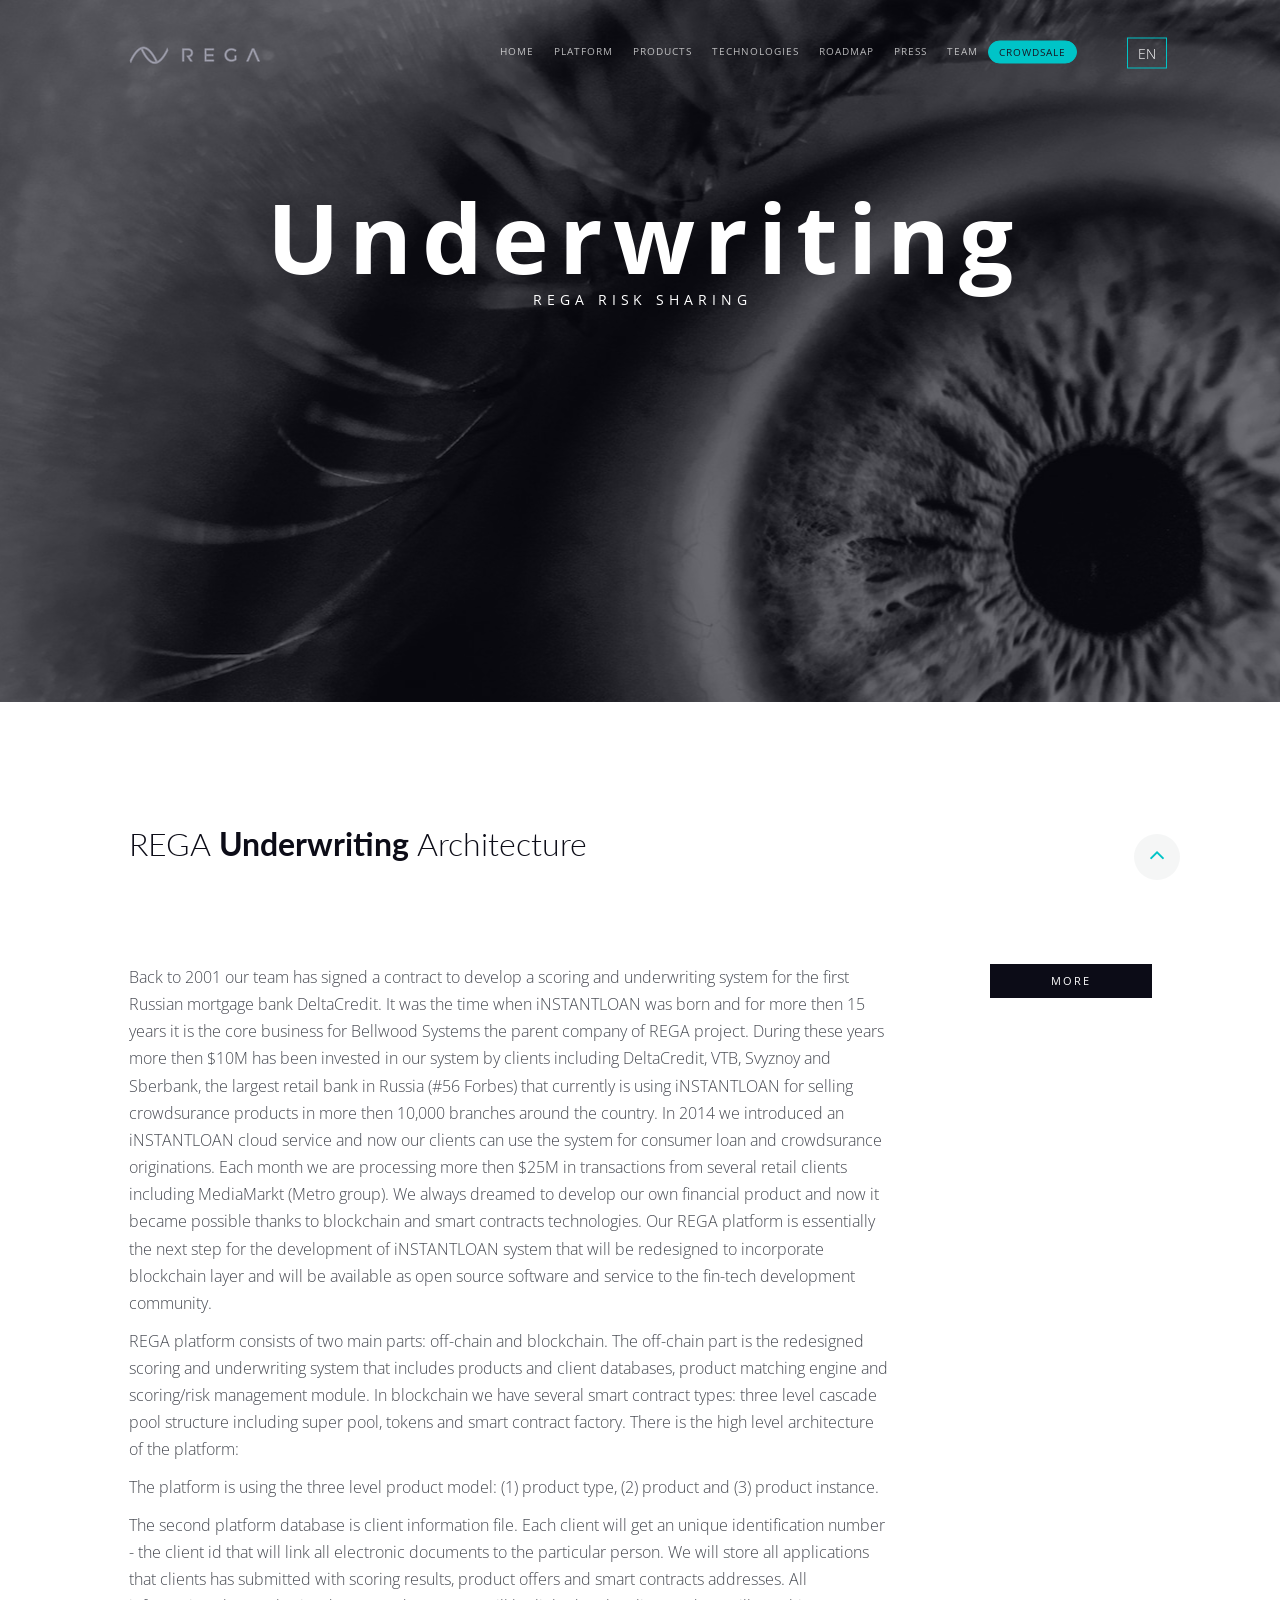
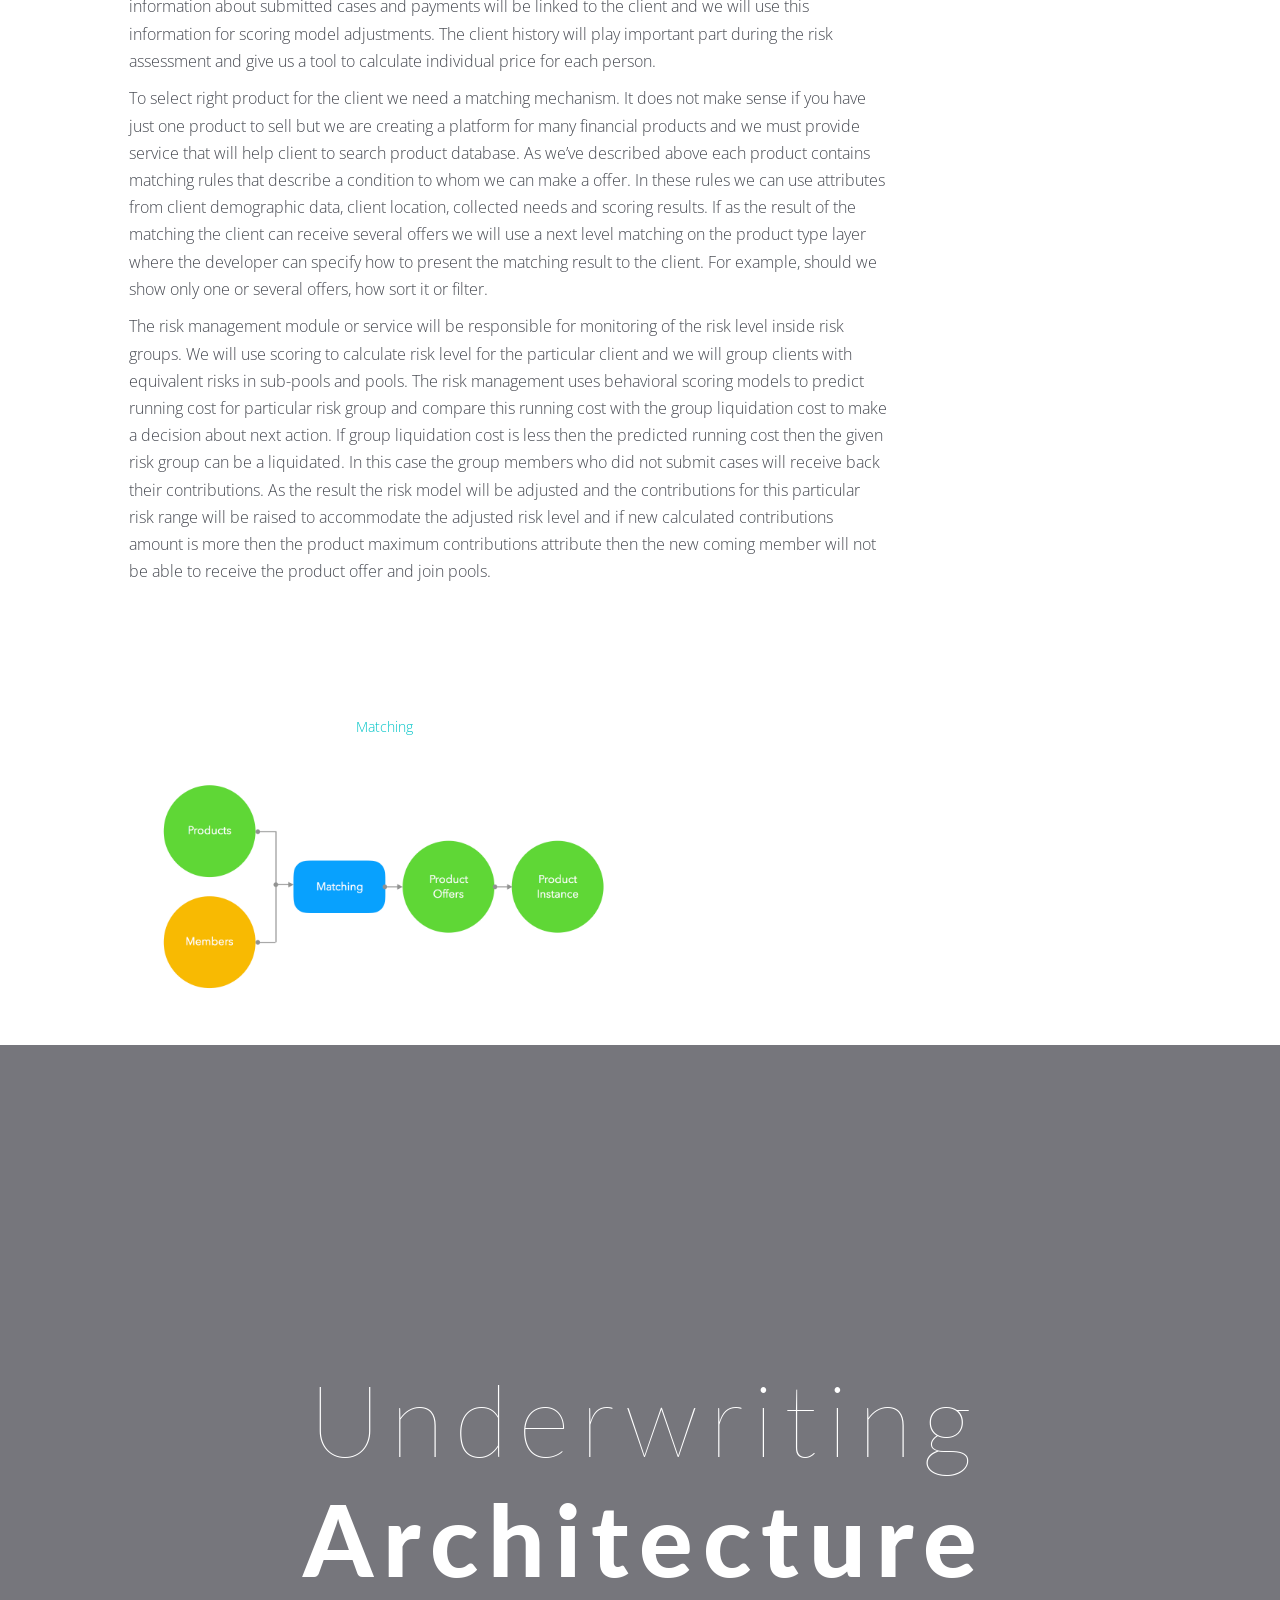
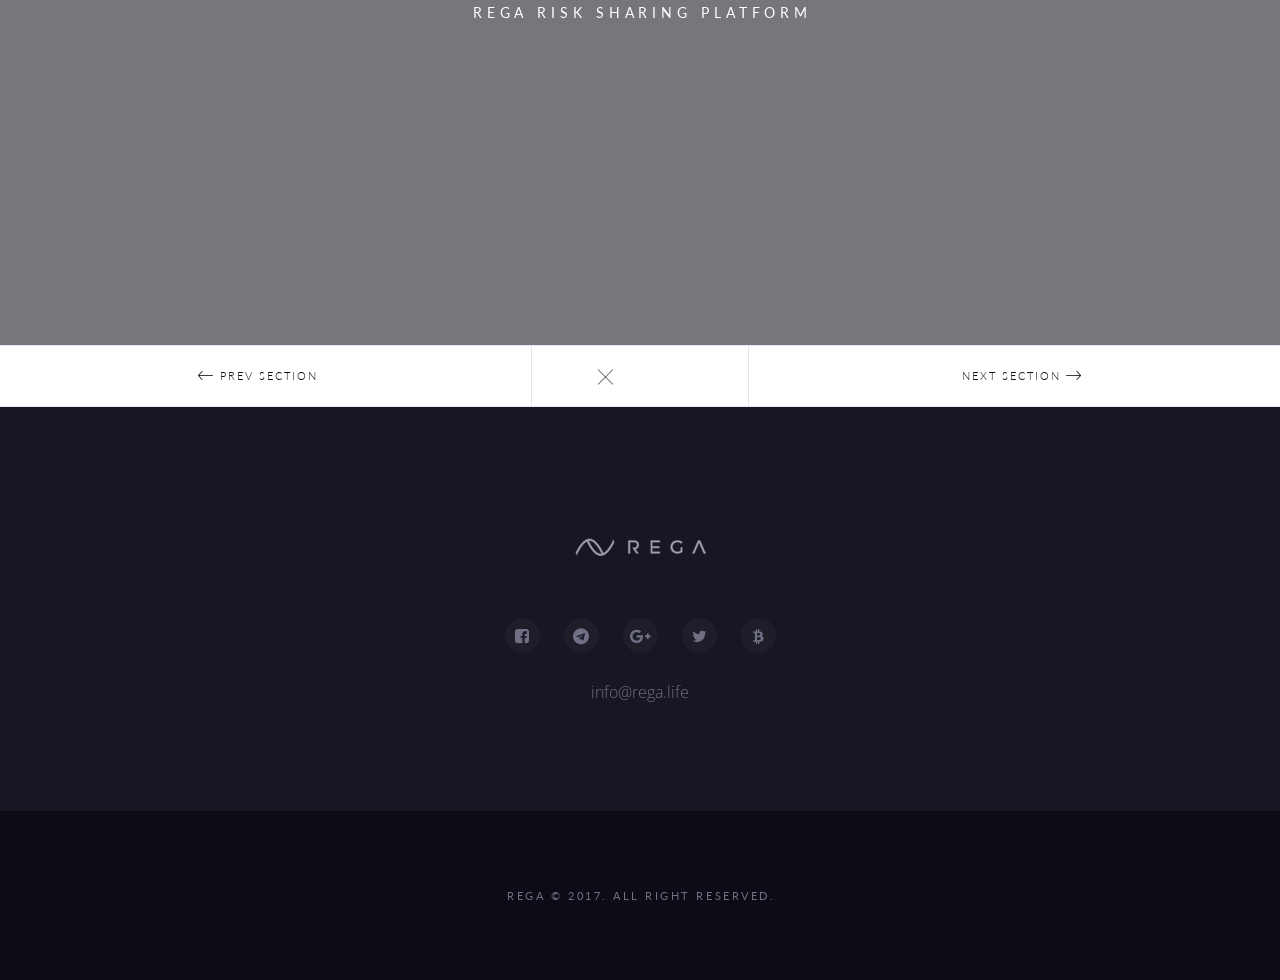
<file: underwriting.html>
<!DOCTYPE html>
<html lang="en">

<head>
    <meta charset="utf-8">
    <meta http-equiv="X-UA-Compatible" content="IE=edge">
    <meta name="viewport" content="width=device-width, initial-scale=1.0, maximum-scale=1.0">
    <title>Underwriting - process of risk assessment and acceptance</title>
	<meta name="discription" content="REGA platform provides mechanisms for creating an underwriting process for any type of crowdsurance product including client database, product database and product matching algorithms that will help to find the right product based on t he member needs and demographic data">
	<meta name="keywords" content="rega, rega risk, rega risk sharing, crowdsurance, crowdsurance platform, whitepaper, Blockchain community, pre-ico, ico, blockchain">
    <!-- Bootstrap -->
    <link rel="stylesheet" href="css/bootstrap.min.css">
    <!-- Animation Libraries -->
    <link rel="stylesheet" href="css/animate.min.css">
    <link rel="stylesheet" href="css/magic.min.css">
    <!-- Google Fonts -->
    <link href='http://fonts.googleapis.com/css?family=Lato:100,300,400,700,900%7COpen+Sans:300,400,600,700' rel='stylesheet' type='text/css'>
    <!-- Fonts Icons -->
    <link rel="stylesheet" href="css/custom-icons.css">
    <link rel="stylesheet" href="css/et-line-icons.css">
    <link rel="stylesheet" href="http://maxcdn.bootstrapcdn.com/font-awesome/4.3.0/css/font-awesome.min.css">
    <!-- Owl Carousel -->
    <link rel="stylesheet" href="css/owl.carousel.min.css">
    <!-- Nivo Lightbox -->
    <link rel="stylesheet" href="css/nivo-lightbox/nivo-lightbox.css">
    <link rel="stylesheet" href="css/nivo-lightbox/lightbox-theme.css">
	<link rel="stylesheet" href="css/font-awesome.css">
	<link rel="stylesheet" href="css/jquery.fancybox.min.css">
    <!-- Animated Headlines -->
    <link rel="stylesheet" href="css/animated-hedlines.css">
    <!-- Youtube Background Player -->
    <link rel="stylesheet" href="css/YTPlayer.css">
    <!-- Main Styles -->
    <link href="css/styles.css" rel="stylesheet">
    <!-- Theme -->
    <link href="css/theme/scuba-blue.css" rel="stylesheet" data-color="" id="theme">
    <!-- Animsition -->
    <link href="css/animsition.min.css" rel="stylesheet">
    <!-- Favicon (retina) -->
    <link rel="apple-touch-icon-precomposed" sizes="57x57" href="apple-touch-icon-57x57.png" />
    <link rel="apple-touch-icon-precomposed" sizes="114x114" href="apple-touch-icon-114x114.png" />
    <link rel="apple-touch-icon-precomposed" sizes="72x72" href="apple-touch-icon-72x72.png" />
    <link rel="apple-touch-icon-precomposed" sizes="144x144" href="apple-touch-icon-144x144.png" />
    <link rel="apple-touch-icon-precomposed" sizes="120x120" href="apple-touch-icon-120x120.png" />
    <link rel="apple-touch-icon-precomposed" sizes="152x152" href="apple-touch-icon-152x152.png" />
    <link rel="icon" type="image/png" href="favicon-32x32.png" sizes="32x32" />
    <link rel="icon" type="image/png" href="favicon-16x16.png" sizes="16x16" />
    <meta name="application-name" content="&nbsp;" />
    <meta name="msapplication-TileColor" content="#FFFFFF" />
    <meta name="msapplication-TileImage" content="mstile-144x144.png" />
</head>

<body>
    <div id="top"></div>
    <div id="page" class="animsition equal" data-animsition-in="fade-in" data-animsition-out="fade-out-up-sm" data-loader-type="loader2" data-page-loader-text="rega" style="transform-origin: 50% 50vh;">
        <section id="home-section" class="project-header underwriting-bg overlay half-height">
            <div class="hs-content">
                <div class="hs-content-inner container-main">
                    <div class=" init-animation-2 delay0-4s">
                        <h1 class="hs-text-11">Underwriting</h1>
                    </div>
                    <div class="init-animation-2 delay0-6s">
                        <h2 class="hs-text-6">REGA risk sharing</h2>
                    </div>
                </div>
            </div>
        </section>
        <!-- page-header -->
        <!-- Navbar -->
        <div class="position-relative">
            <!-- sticky: 1) remove"transp-nav" class, add class="sticky-navbar" to #nav-wrapper | 2) remove navbar-fixed-top class from #nav [and navbar-transparent class too] -->
            <div id="nav-wrapper" class="transp-nav">
                <nav id="nav" class="navbar navbar-fixed-top navbar-transparent navbar-dark ripple-group-parent init-animation-1" role="navigation">
                    <div class="container in-page-scroll">
                        <!-- Brand and toggle get grouped for better mobile display -->
                        <div class="navbar-header">
                            <button type="button" id="animated-navicon" class="navbar-toggle" data-toggle="collapse" data-target="#mobile-navbar-collapse">
                                <span class="sr-only">Toggle navigation</span>
                                <span class="icon-bar"></span>
                                <span class="icon-bar"></span>
                                <span class="icon-bar"></span>
                            </button>
                            <a class="navbar-brand ripple-group" href="index.html">
                                <div class="navbar-logo pull-left">
                                    <img src="img/rega_logo_rgb-01.png" alt="logo" />
                                </div>
                            </a>
							<button class="language-nav-btn visible-xs visible-sm collapsed" type="button" data-toggle="collapse" data-target="#language-nav-panel" aria-expanded="false" aria-controls="language-nav-panel"> EN </button>
                        </div>
                        <!-- Collect the nav links, forms, and other content for toggling -->
                        <div class="collapse navbar-collapse" id="mobile-navbar-collapse">
                            <ul class="nav navbar-nav navbar-right cl-effect-5">
                                <li>
                                    <a class="ripple-group" href="index.html#top">
                                        <span data-hover="home">home</span>
                                    </a>
                                </li>
                                <li>
                                    <a class="ripple-group" href="index.html#platform-section">
                                        <span data-hover="platform">platform</span>
                                    </a>
                                </li>
                                <li>
                                    <a class="ripple-group" href="index.html#products-section">
                                        <span data-hover="products">products</span>
                                    </a>
                                </li>
                                <li>
                                    <a class="ripple-group" href="index.html#technologies-section">
                                        <span data-hover="technologies">technologies</span>
                                    </a>
                                </li>
                                <li>
                                    <a class="ripple-group" href="index.html#process-section">
                                        <span data-hover="roadmap">roadmap</span>
                                    </a>
                                </li>
                                <li>
                                    <a class="ripple-group" href="index.html#client-testimonials">
                                        <span data-hover="press">press</span>
                                    </a>
                                </li>
                                <li>
                                    <a class="ripple-group" href="index.html#team-section">
                                        <span data-hover="team">team</span>
                                    </a>
                                </li>
                                <li>
                                    <a class="ripple-group" href="index.html#pricing-section">
                                        <span data-hover="crowdsale">crowdsale</span>
                                    </a>
                                </li>
								<li>
									<button class="language-nav-btn visible-md visible-lg collapsed" type="button" data-toggle="collapse" data-target="#language-nav-panel" aria-expanded="false" aria-controls="language-nav-panel"> EN </button>
								</li>
                            </ul>
                        </div>
                        <!-- /.navbar-collapse -->
                    </div>
                    <!-- /.container -->
                </nav>
				<nav id="language-nav-panel" class="navbar navbar-default language-nav-panel collapse" role="navigation" aria-expanded="false">
					<div class="container language-selector flex-container langtext-left">
						<a href="underwriting.html" class="active manylanguage-link">
							<div class="flex-container">
								<div class="langiimg"><img src="img/lang/en.png"></div>
								<span class="language-text">English</span>
							</div>
						</a>
						<a href="cn/underwriting.html" class="manylanguage-link">
							<div class="flex-container">
								<div class="langiimg"><img src="img/lang/cn.png"></div>
								<span class="language-text">中文</span>
							</div>
						</a>
						<!--
						<a href="ru/underwriting.html" class="manylanguage-link">
							<div class="flex-container">
								<div class="langiimg"><img src="img/lang/ru.png"></div>
								<span class="language-text">Русский</span>
							</div>
						</a>
						<a href="ja/underwriting.html" class="manylanguage-link">
							<div class="flex-container">
								<div class="langiimg"><img src="img/lang/ja.png"></div>
								<span class="language-text">日本語</span>
							</div>
						</a>
						<a href="ko/underwriting.html" class="manylanguage-link">
							<div class="flex-container">
								<div class="langiimg"><img src="img/lang/ko.png"></div>
								<span class="language-text">한국어</span>
							</div>
						</a>
						<a href="it/underwriting.html" class="manylanguage-link">
							<div class="flex-container">
								<div class="langiimg"><img src="img/lang/it.png"></div>
								<span class="language-text">Italiano</span>
							</div>
						</a>
						<a href="de/underwriting.html" class="manylanguage-link">
							<div class="flex-container">
								<div class="langiimg"><img src="img/lang/de.png"></div>
								<span class="language-text">Deutsch</span>
							</div>
						</a>
						<a href="hi/underwriting.html" class="manylanguage-link">
							<div class="flex-container">
								<div class="langiimg"><img src="img/lang/hi.png"></div>
								<span class="language-text">िंदी</span>
							</div>
						</a>
						<a href="es/underwriting.html" class="manylanguage-link">
							<div class="flex-container">
								<div class="langiimg"><img src="img/lang/es.png"></div>
								<span class="language-text">Español</span>
							</div>
						</a>
						<a href="fr/underwriting.html" class="manylanguage-link">
							<div class="flex-container">
								<div class="langiimg"><img src="img/lang/fr.png"></div>
								<span class="language-text">Français</span>
							</div>
						</a>
						-->
					</div>
                    <!-- /.container -->
                </nav>
            </div>
        </div>
        <!--/ End Navbar -->
        <!-- Do not remove the div below if you want to a sticky navbar! -->
        <div id="about-section"></div>
        <section class="container section">
            <div id="workCopy">
                <div class="section-title text-left padding-bottom-50">
                    <div>
                        <h2 class="section-title-heading">REGA <span>underwriting</span> architecture</h2>
                    </div>
                </div>
                <div class="row">
                    <div class="col-sm-9">
                        <p class="section-text">Back to 2001 our team has signed a contract to develop a scoring and underwriting system for the first Russian mortgage bank DeltaCredit. It was the time when iNSTANTLOAN was born and for more then 15 years it is the core business for Bellwood Systems the parent company of REGA project. During these years more then $10M has been invested in our system by clients including DeltaCredit, VTB, Svyznoy and Sberbank, the largest retail bank in Russia (#56 Forbes) that currently is using iNSTANTLOAN for selling crowdsurance products in more then 10,000 branches around the country. In 2014 we introduced an iNSTANTLOAN cloud service and now our clients can use the system for consumer loan and crowdsurance originations. Each month we are processing more then $25M in transactions from several retail clients including MediaMarkt (Metro group). We always dreamed to develop our own financial product and now it became possible thanks to blockchain and smart contracts technologies. Our REGA platform is essentially the next step for the development of iNSTANTLOAN system that will be redesigned to incorporate blockchain layer and will be available as open source software and service to the fin-tech development community.</p>
                        <p class="section-text">REGA platform consists of two main parts: off-chain and blockchain. The off-chain part is the redesigned scoring and underwriting system that includes products and client databases, product matching engine and scoring/risk management module. In blockchain we have several smart contract types: three level cascade pool structure including super pool, tokens and smart contract factory. There is the high level architecture of the platform:</p>
                        <p class="section-text">The platform is using the three level product model: (1) product type, (2) product and (3) product instance.</p>
                        <p class="section-text">The second platform database is client information file. Each client will get an unique identification number - the client id that will link all electronic documents to the particular person. We will store all applications that clients has submitted with scoring results, product offers and smart contracts addresses. All information about submitted cases and payments will be linked to the client and we will use this information for scoring model adjustments. The client history will play important part during the risk assessment and give us a tool to calculate individual price for each person.</p>
                        <p class="section-text">To select right product for the client we need a matching mechanism. It does not make sense if you have just one product to sell but we are creating a platform for many financial products and we must provide service that will help client to search product database. As we’ve described above each product contains matching rules that describe a condition to whom we can make a offer. In these rules we can use attributes from client demographic data, client location, collected needs and scoring results. If as the result of the matching the client can receive several offers we will use a next level matching on the product type layer where the developer can specify how to present the matching result to the client. For example, should we show only one or several offers, how sort it or filter.</p>
                        <p class="section-text">The risk management module or service will be responsible for monitoring of the risk level inside risk groups. We will use scoring to calculate risk level for the particular client and we will group clients with equivalent risks in sub-pools and pools. The risk management uses behavioral scoring models to predict running cost for particular risk group and compare this running cost with the group liquidation cost to make a decision about next action. If  group liquidation cost is less then the predicted running cost then the given risk group can be a liquidated. In this case the group members who did not submit cases will receive back their contributions. As the result the risk model will be adjusted and the contributions for this particular risk range will be raised to accommodate the adjusted risk level and if new calculated contributions amount is more then the product maximum contributions attribute then the new coming member will not be able to receive the product offer and join pools. </p>
                    </div>
                    <div class="col-sm-3  text-right">
                        <a href="regawhitepaper.pdf" class="btn btn-animated btn-split btn-dark-transparent ripple-alone animsition-link" data-animsition-out="fade-out-up-sm" data-animsition-out-duration="500" data-text="more"><span>white paper</span></a>
                    </div>
                </div>
            </div>
        </section>
        <div class="container">
			<div class="col-md-6 text-center">
				<a href="img/architecture.png" data-fancybox="gallery">
					<p>Matching</p>
					<img class="img-responsive padding-bottom-40" src="img/architecture.png" alt="">
				</a>
			</div>
        </div>
        <div class="full-screen middle-poster overlay underwriting-bg">
            <div class="table">
                <div class="table-cell">
                    <div class="container">
                        <div class="text-center font-second page-header-title-middle">
                            <h1 class="hs-text-10 wow fadeInDown">underwriting <span>architecture</span></h1>
                            <h4 class="hs-text-6 wow fadeInUp">REGA Risk Sharing Platform</h4>
                        </div>
                    </div>
                    <!-- container -->
                </div>
            </div>
        </div>
        <div class="portfolio-nav row">
            <a href="scoring.html" class="prev-proj col-sm-5 col-xs-4 animsition-link font-second"><i class="ci-icon-uniE8D1"></i> prev section</a>
            <a href="index.html#technologies-section" class="all-works col-sm-2 col-xs-4 font-second animsition-link "><i class="ci-icon-uniE8DE"></i><span> all technologies</span></a>
            <a href="pools.html" class="next-proj col-sm-5 col-xs-4 animsition-link font-second">next section <i class="ci-icon-uniE8BE"></i></a>
        </div>

        <!-- container -->
        <!-- Footer Section -->
        <footer class="footer-section section no-padding-bottom">
                <!-- footer logo -->
                <div class="footer-logo">
                    <img src="img/rega_logo_rgb-01.png" alt="logo" />
                </div>
                <!--/ End footer logo -->
                <!-- Social icons -->
                <div class="footer-social">
                    <a onclick="return !window.open(this.href)" href="https://www.facebook.com/REGA.site" class="fa fa-facebook-square wow fadeIn" data-wow-offset="150" data-wow-delay="0s"></a>
					<a onclick="return !window.open(this.href)" href="https://t.me/REGARiskSharing" class="fa fa-telegram wow fadeIn" data-wow-offset="150" data-wow-delay=".2s"></a>
                    <a onclick="return !window.open(this.href)" href="https://plus.google.com/+REGARiskSharing" class="fa fa-google-plus wow fadeIn" data-wow-offset="150" data-wow-delay=".4s"></a>
                    <a onclick="return !window.open(this.href)" href="https://twitter.com/REGA20847530" class="fa fa-twitter wow fadeIn" data-wow-offset="150" data-wow-delay=".6s"></a>
					<a onclick="return !window.open(this.href)" href="https://bitcointalk.org/index.php?topic=2151094" class="fa fa-btc wow fadeIn" data-wow-offset="150" data-wow-delay=".8s"></a>
					<br><br>
					<a href="mailto:info@rega.life">info@rega.life</a>
					<!--<a href="#." class="fa fa-twitter wow fadeIn" data-wow-offset="150" data-wow-delay=".15s"></a>
                    <a href="#." class="fa fa-pinterest wow fadeIn" data-wow-offset="150" data-wow-delay=".45s"></a>
                    <a href="#." class="fa fa-youtube-play wow fadeIn" data-wow-offset="150" data-wow-delay=".6s"></a>-->
                </div>
                <!--/ End Social icons -->
				<div class="hidden-xs hidden-sm up-btn go-top-out in-page-scroll">
					<a href="#top"><i class="fa fa-angle-up" aria-hidden="true"></i></a>
				</div>
                <!-- go top pop-up -->
                <div id="go-top" class="go-top go-top-out in-page-scroll">
                    <div class="circle1"></div>
                    <a href="#top" class="square"><span></span></a>
                    <div class="rectangle"></div>
                    <div class="circle2"></div>
                </div>
                <!--/ End go top pop-up -->
                <div class="footer-bottom">
                    <!-- Copyright -->
                    <a class="footer-bottom-text font-second" href="http://themeforest.net/item/volar-one-page-parallax-template/11698815" target="_blank">REGA © 2017. All Right Reserved.</a>
                    <!-- End Copyright -->
                </div>
            </footer>
        <!--/ End Footer Section -->
    </div>
    <!-- JS Scripts -->
    <script src="js/modernizr.min.js"></script>
    <script src="js/jquery-2.1.1.min.js"></script>
    <script src="js/jquery.easing.1.3.min.js"></script>
    <script src="js/jquery.animsition.min.js"></script>
    <script src="js/smoothscroll.js"></script>
    <script src="js/skrollr.min.js"></script>
    <script src="js/wow.min.js"></script>
    <script src="js/waypoints.min.js"></script>
    <script src="js/bootstrap.min.js"></script>
    <script src="js/jquery.counterup.min.js"></script>
    <script src="js/owl.carousel.min.js"></script>
    <script src="js/animateSlider.js"></script>
    <script src="js/animated-headlines.js"></script>
    <script src="js/jquery.mb.YTPlayer.min.js"></script>
    <script src="js/jquery.vide.min.js"></script>
    <script src="js/jquery.particleground.min.js"></script>
    <script src="js/fss.min.js"></script>
    <script src="js/fssinit.js"></script>
    <script src="js/retina.min.js"></script>
    <script src="js/isotope.pkgd.min.js"></script>
    <script src="js/nivo-lightbox.min.js"></script>
    <script src="js/contactForm.js"></script>
    <!-- <script src="https://maps.googleapis.com/maps/api/js?sensor=false"></script> -->
    <script src="js/scripts.min.js"></script>
	<script src="js/jquery.fancybox.min.js"></script>
	<script>
		$.fancybox.defaults.hash = false;
	</script>
    <script src="js/ga.js"></script>
    <!--/ End JS Scripts -->
</body>

</html>
</file>
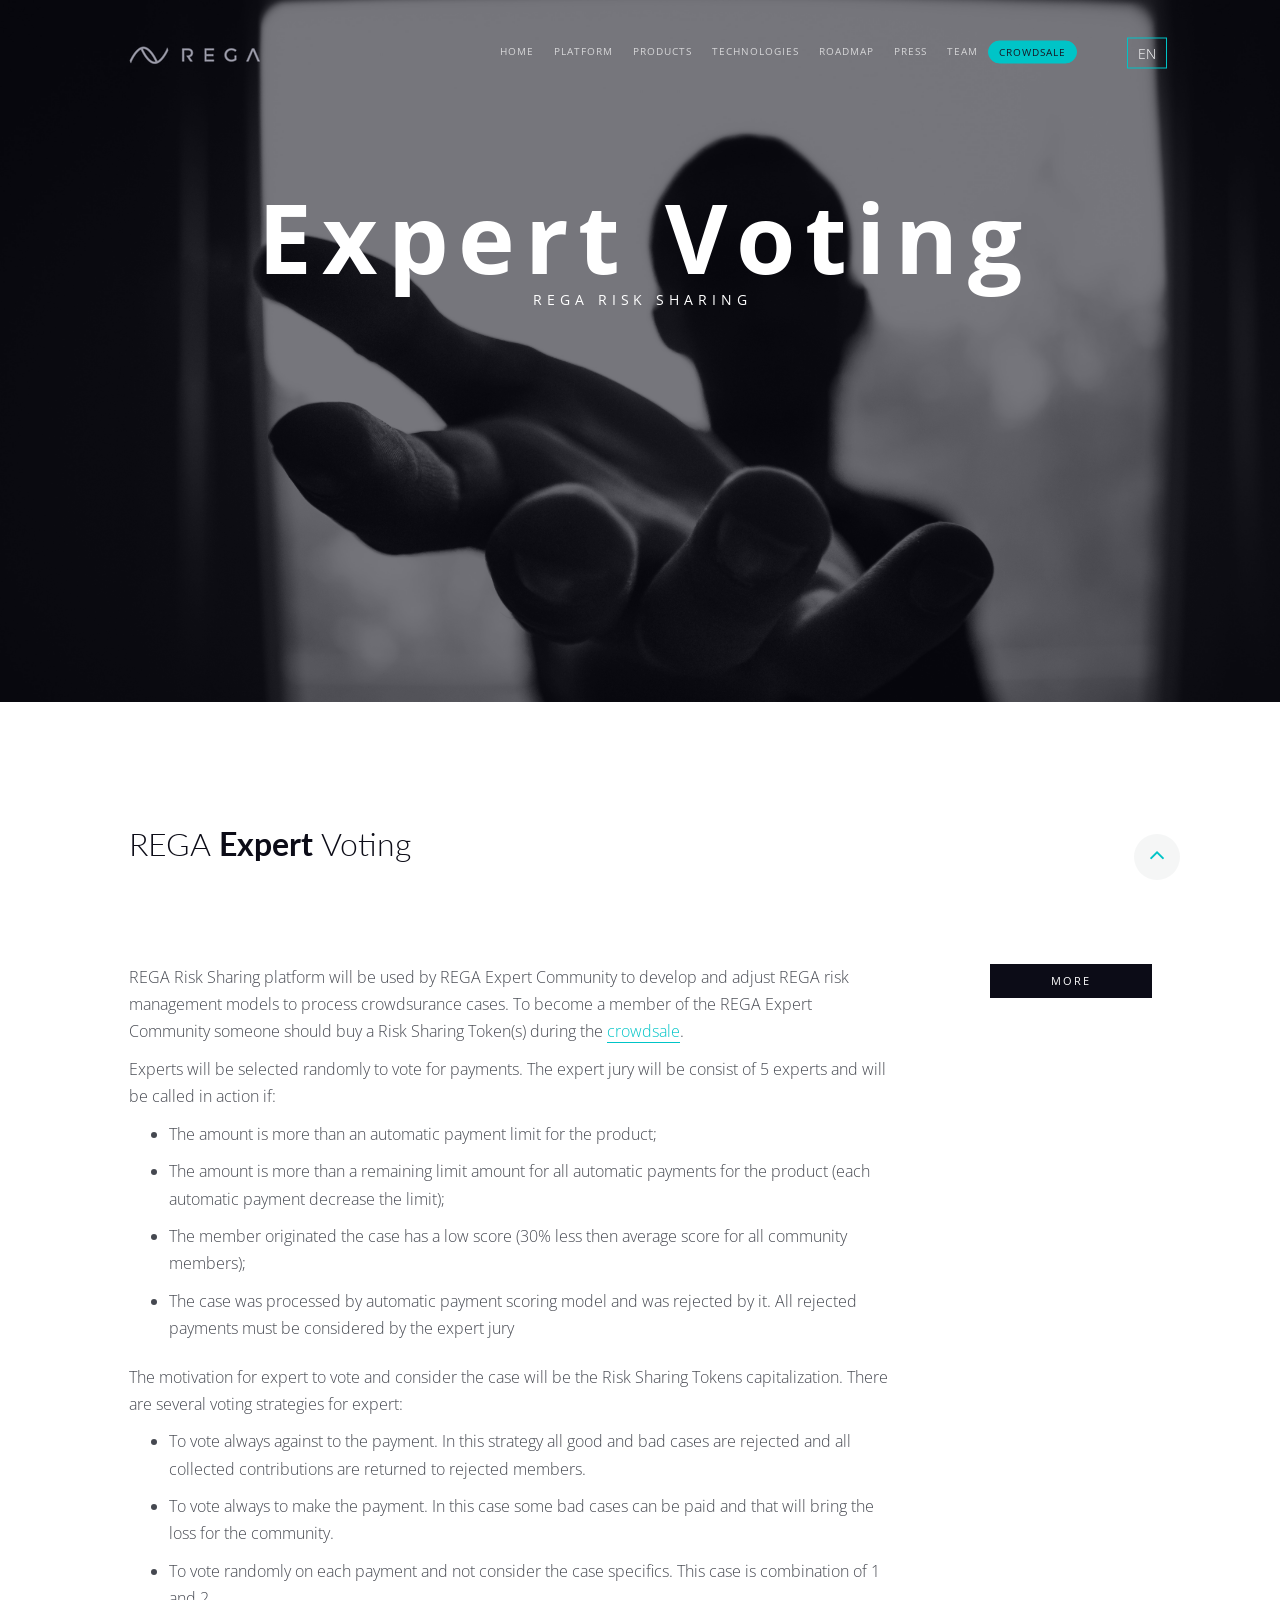
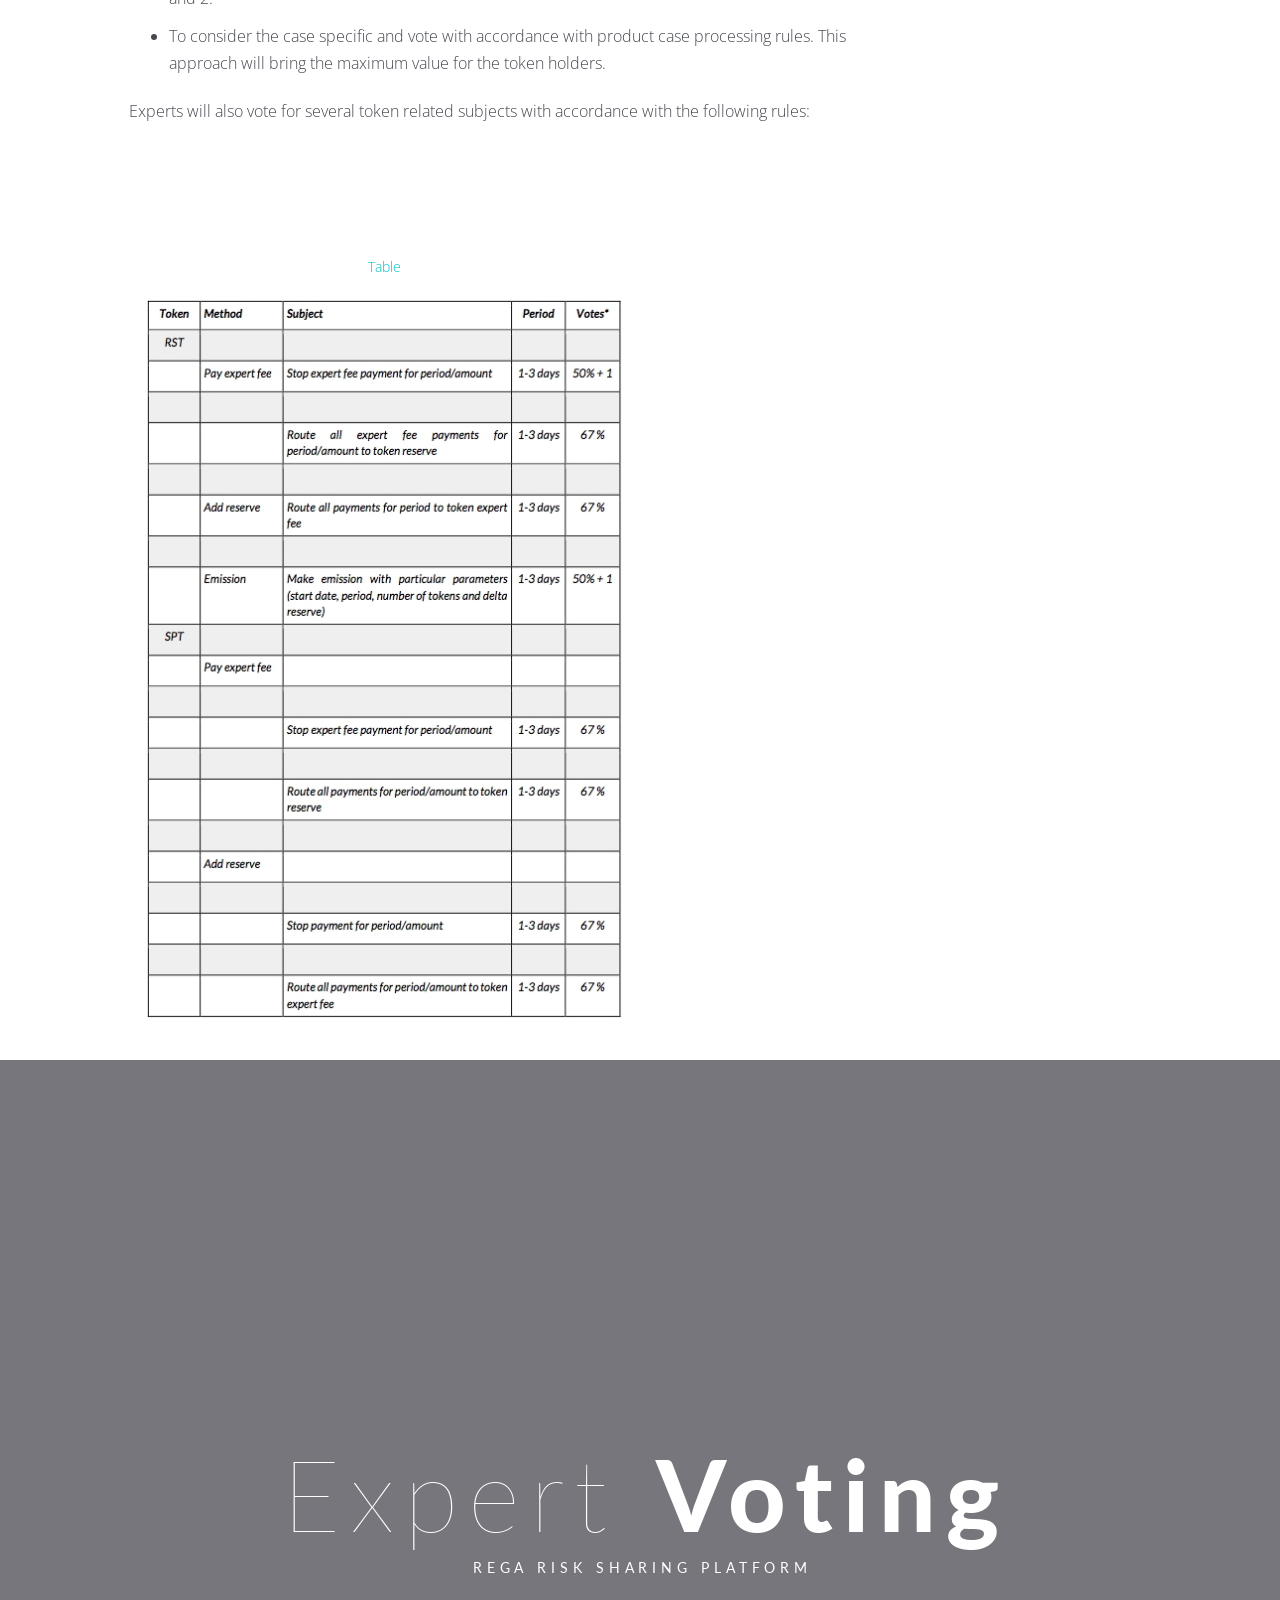
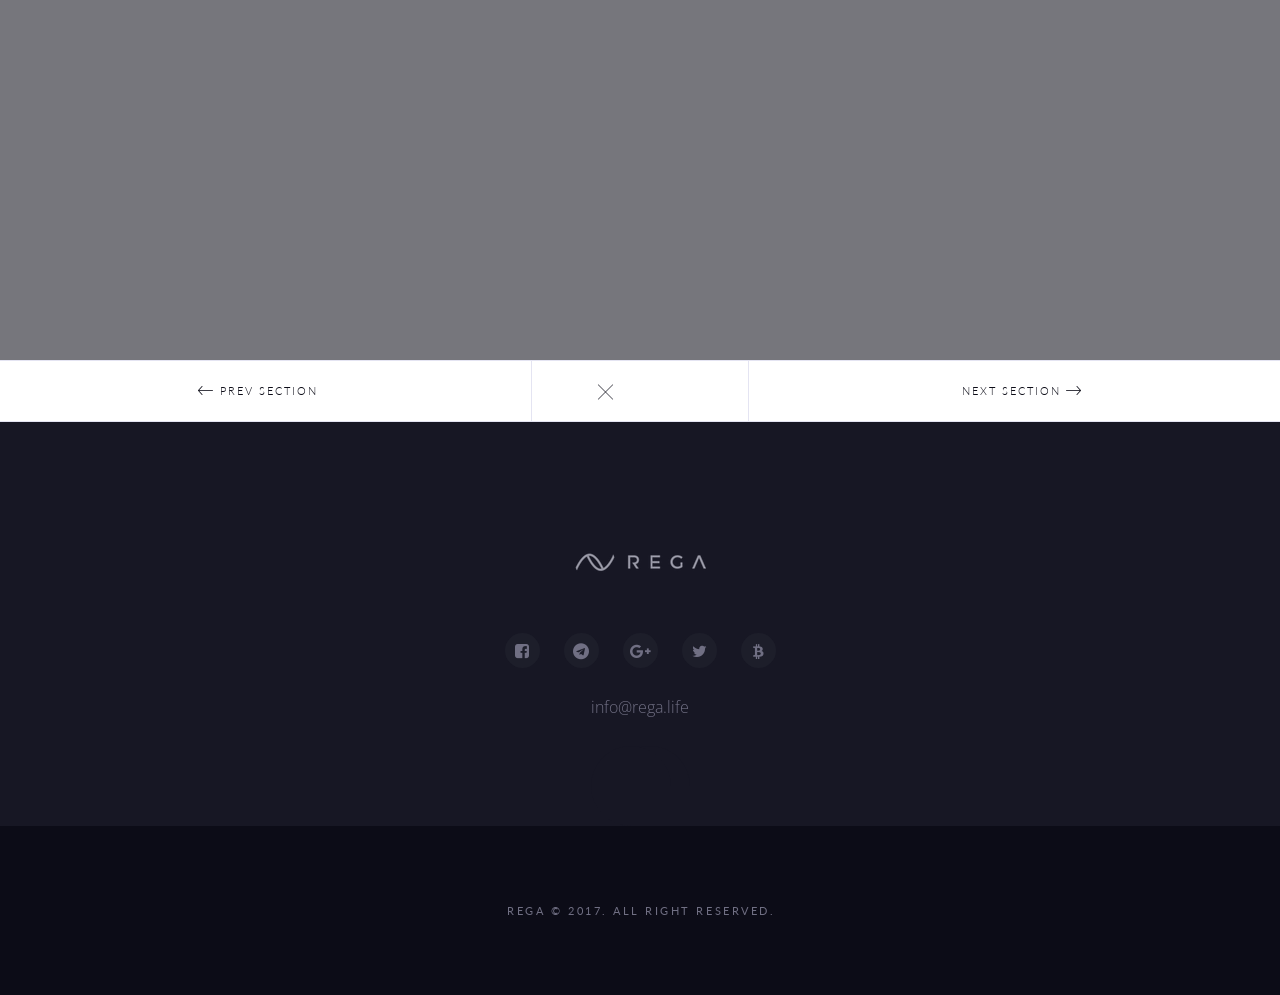
<file: voting.html>
<!DOCTYPE html>
<html lang="en">
<head>
    <meta charset="utf-8">
    <meta http-equiv="X-UA-Compatible" content="IE=edge">
    <meta name="viewport" content="width=device-width, initial-scale=1.0, maximum-scale=1.0">
    <title>REGA Expert Voting - REGA develop and adjust risk management models to process crowdsurance cases</title>
	<meta name="description" content="REGA Risk Sharing platform will be used by REGA Expert Community to develop and adjust REGA risk management models to process crowdsurance cases">
	<meta name="keywords" content="rega, rega risk, rega risk sharing, crowdsurance, crowdsurance platform, whitepaper, Blockchain community, pre-ico, ico, blockchain">
    <!-- Bootstrap -->
    <link rel="stylesheet" href="css/bootstrap.min.css">
    <!-- Animation Libraries -->
    <link rel="stylesheet" href="css/animate.min.css">
    <link rel="stylesheet" href="css/magic.min.css">
    <!-- Google Fonts -->
    <link href='http://fonts.googleapis.com/css?family=Lato:100,300,400,700,900%7COpen+Sans:300,400,600,700' rel='stylesheet' type='text/css'>
    <!-- Fonts Icons -->
    <link rel="stylesheet" href="css/custom-icons.css">
    <link rel="stylesheet" href="css/et-line-icons.css">
    <link rel="stylesheet" href="http://maxcdn.bootstrapcdn.com/font-awesome/4.3.0/css/font-awesome.min.css">
    <!-- Owl Carousel -->
    <link rel="stylesheet" href="css/owl.carousel.min.css">
    <!-- Nivo Lightbox -->
    <link rel="stylesheet" href="css/nivo-lightbox/nivo-lightbox.css">
    <link rel="stylesheet" href="css/nivo-lightbox/lightbox-theme.css">
	<link rel="stylesheet" href="css/font-awesome.css">
	<link rel="stylesheet" href="css/jquery.fancybox.min.css">
    <!-- Animated Headlines -->
    <link rel="stylesheet" href="css/animated-hedlines.css">
    <!-- Youtube Background Player -->
    <link rel="stylesheet" href="css/YTPlayer.css">
    <!-- Main Styles -->
    <link href="css/styles.css" rel="stylesheet">
    <!-- Theme -->
    <link href="css/theme/scuba-blue.css" rel="stylesheet" data-color="" id="theme">
    <!-- Animsition -->
    <link href="css/animsition.min.css" rel="stylesheet">
    <!-- Favicon (retina) -->
    <link rel="apple-touch-icon-precomposed" sizes="57x57" href="apple-touch-icon-57x57.png" />
    <link rel="apple-touch-icon-precomposed" sizes="114x114" href="apple-touch-icon-114x114.png" />
    <link rel="apple-touch-icon-precomposed" sizes="72x72" href="apple-touch-icon-72x72.png" />
    <link rel="apple-touch-icon-precomposed" sizes="144x144" href="apple-touch-icon-144x144.png" />
    <link rel="apple-touch-icon-precomposed" sizes="120x120" href="apple-touch-icon-120x120.png" />
    <link rel="apple-touch-icon-precomposed" sizes="152x152" href="apple-touch-icon-152x152.png" />
    <link rel="icon" type="image/png" href="favicon-32x32.png" sizes="32x32" />
    <link rel="icon" type="image/png" href="favicon-16x16.png" sizes="16x16" />
    <meta name="application-name" content="&nbsp;" />
    <meta name="msapplication-TileColor" content="#FFFFFF" />
    <meta name="msapplication-TileImage" content="mstile-144x144.png" />
</head>

<body>
    <div id="top"></div>
    <div id="page" class="animsition equal" data-animsition-in="fade-in" data-animsition-out="fade-out-up-sm" data-loader-type="loader2" data-page-loader-text="rega" style="transform-origin: 50% 50vh;">
        <section id="home-section" class="project-header voting-bg overlay half-height">
            <div class="hs-content">
                <div class="hs-content-inner container-main">
                    <div class=" init-animation-2 delay0-4s">
                        <h1 class="hs-text-11">expert voting</h1>
                    </div>
                    <div class="init-animation-2 delay0-6s">
                        <h2 class="hs-text-6">REGA risk sharing</h2>
                    </div>
                </div>
            </div>
        </section>
        <!-- page-header -->
        <!-- Navbar -->
<div class="position-relative">
            <!-- sticky: 1) remove"transp-nav" class, add class="sticky-navbar" to #nav-wrapper | 2) remove navbar-fixed-top class from #nav [and navbar-transparent class too] -->
            <div id="nav-wrapper" class="transp-nav">
                <nav id="nav" class="navbar navbar-fixed-top navbar-transparent navbar-dark ripple-group-parent init-animation-1" role="navigation">
                    <div class="container in-page-scroll">
                        <!-- Brand and toggle get grouped for better mobile display -->
                        <div class="navbar-header">
                            <button type="button" id="animated-navicon" class="navbar-toggle" data-toggle="collapse" data-target="#mobile-navbar-collapse">
                                <span class="sr-only">Toggle navigation</span>
                                <span class="icon-bar"></span>
                                <span class="icon-bar"></span>
                                <span class="icon-bar"></span>
                            </button>
                            <a class="navbar-brand ripple-group" href="index.html">
                                <div class="navbar-logo pull-left">
                                    <img src="img/rega_logo_rgb-01.png" alt="logo" />
                                </div>
                            </a>
							<button class="language-nav-btn visible-xs visible-sm collapsed" type="button" data-toggle="collapse" data-target="#language-nav-panel" aria-expanded="false" aria-controls="language-nav-panel"> EN </button>
                        </div>
                        <!-- Collect the nav links, forms, and other content for toggling -->
                        <div class="collapse navbar-collapse" id="mobile-navbar-collapse">
                            <ul class="nav navbar-nav navbar-right cl-effect-5">
                                <li>
                                    <a class="ripple-group" href="index.html#top">
                                        <span data-hover="home">home</span>
                                    </a>
                                </li>
                                <li>
                                    <a class="ripple-group" href="index.html#platform-section">
                                        <span data-hover="platform">platform</span>
                                    </a>
                                </li>
                                <li>
                                    <a class="ripple-group" href="index.html#products-section">
                                        <span data-hover="products">products</span>
                                    </a>
                                </li>
                                <li>
                                    <a class="ripple-group" href="index.html#technologies-section">
                                        <span data-hover="technologies">technologies</span>
                                    </a>
                                </li>
                                <li>
                                    <a class="ripple-group" href="index.html#process-section">
                                        <span data-hover="roadmap">roadmap</span>
                                    </a>
                                </li>
                                <li>
                                    <a class="ripple-group" href="index.html#client-testimonials">
                                        <span data-hover="press">press</span>
                                    </a>
                                </li>
                                <li>
                                    <a class="ripple-group" href="index.html#team-section">
                                        <span data-hover="team">team</span>
                                    </a>
                                </li>
                                <li>
                                    <a class="ripple-group" href="index.html#pricing-section">
                                        <span data-hover="crowdsale">crowdsale</span>
                                    </a>
                                </li>
								<li>
									<button class="language-nav-btn visible-md visible-lg collapsed" type="button" data-toggle="collapse" data-target="#language-nav-panel" aria-expanded="false" aria-controls="language-nav-panel"> EN </button>
								</li>
                            </ul>
                        </div>
                        <!-- /.navbar-collapse -->
                    </div>
                    <!-- /.container -->
                </nav>
				<nav id="language-nav-panel" class="navbar navbar-default language-nav-panel collapse" role="navigation" aria-expanded="false">
					<div class="container language-selector flex-container langtext-left">
						<a href="voting.html" class="active manylanguage-link">
							<div class="flex-container">
								<div class="langiimg"><img src="img/lang/en.png"></div>
								<span class="language-text">English</span>
							</div>
						</a>
						<a href="cn/voting.html" class="manylanguage-link">
							<div class="flex-container">
								<div class="langiimg"><img src="img/lang/cn.png"></div>
								<span class="language-text">中文</span>
							</div>
						</a>
						<!--
						<a href="ru/voting.html" class="manylanguage-link">
							<div class="flex-container">
								<div class="langiimg"><img src="img/lang/ru.png"></div>
								<span class="language-text">Русский</span>
							</div>
						</a>
						<a href="ja/voting.html" class="manylanguage-link">
							<div class="flex-container">
								<div class="langiimg"><img src="img/lang/ja.png"></div>
								<span class="language-text">日本語</span>
							</div>
						</a>
						<a href="ko/voting.html" class="manylanguage-link">
							<div class="flex-container">
								<div class="langiimg"><img src="img/lang/ko.png"></div>
								<span class="language-text">한국어</span>
							</div>
						</a>
						<a href="it/voting.html" class="manylanguage-link">
							<div class="flex-container">
								<div class="langiimg"><img src="img/lang/it.png"></div>
								<span class="language-text">Italiano</span>
							</div>
						</a>
						<a href="de/voting.html" class="manylanguage-link">
							<div class="flex-container">
								<div class="langiimg"><img src="img/lang/de.png"></div>
								<span class="language-text">Deutsch</span>
							</div>
						</a>
						<a href="hi/voting.html" class="manylanguage-link">
							<div class="flex-container">
								<div class="langiimg"><img src="img/lang/hi.png"></div>
								<span class="language-text">िंदी</span>
							</div>
						</a>
						<a href="es/voting.html" class="manylanguage-link">
							<div class="flex-container">
								<div class="langiimg"><img src="img/lang/es.png"></div>
								<span class="language-text">Español</span>
							</div>
						</a>
						<a href="fr/voting.html" class="manylanguage-link">
							<div class="flex-container">
								<div class="langiimg"><img src="img/lang/fr.png"></div>
								<span class="language-text">Français</span>
							</div>
						</a>
						-->
					</div>
                    <!-- /.container -->
                </nav>
            </div>
        </div>
        <!--/ End Navbar -->
        <!-- Do not remove the div below if you want to a sticky navbar! -->
        <div id="about-section"></div>
        <section class="container section">
            <div id="workCopy">
                <div class="section-title text-left padding-bottom-50">
                    <div>
                        <h2 class="section-title-heading">REGA <span>expert</span> voting</h2>
                    </div>
                </div>
                <div class="row">
                    <div class="col-sm-9">
                        <p class="section-text">REGA Risk Sharing platform will be used by REGA Expert Community to develop and adjust REGA risk management models to process crowdsurance cases. To become a member of the REGA Expert Community someone should buy a Risk Sharing Token(s) during the <a href="index.htm#pricing-section">crowdsale</a>.</p>
                        <p class="section-text">Experts will be selected randomly to vote for payments. The expert jury will be consist of 5 experts and will be called in action if: <ul>
                        <li class="section-text">The amount is more than an automatic payment limit for the product;</li>
                        <li class="section-text">The amount is more than a remaining limit amount for all automatic payments for the product (each automatic payment decrease the limit);</li>
                        <li class="section-text">The member originated the case has a low score (30% less then average score for all community members);</li>
                        <li class="section-text">The case was processed by automatic payment scoring model and was rejected by it. All rejected payments must be considered by the expert jury</li>
                        </ul>

                        <p class="section-text">The motivation for expert to vote and consider the case will be the Risk Sharing Tokens capitalization. There are several voting strategies for expert:<ul>

                        <li class="section-text">To vote always against to the payment. In this strategy all good and bad cases are rejected and all collected contributions are returned to rejected members.</li>
                        <li class="section-text">To vote always to make the payment. In this case some bad cases can be paid and that will bring the loss for the community.</li>
                        <li class="section-text">To vote randomly on each payment and not consider the case specifics. This case is combination of 1 and 2.</li>
                        <li class="section-text">To consider the case specific and vote with accordance with product case processing rules. This approach will bring the maximum value for the token holders.</li>
                        </ul>
                        <p class="section-text"> Experts will also vote for several token related subjects with accordance with the following rules:
                        </p>
                    </div>
                    <div class="col-sm-3 text-right">
                        <a href="regawhitepaper.pdf" class="btn btn-animated btn-split btn-dark-transparent ripple-alone animsition-link" data-animsition-out="fade-out-up-sm" data-animsition-out-duration="500" data-text="more"><span>white paper</span></a>
                    </div>
                </div>
            </div>
        </section>
        <div class="container">
			<div class="col-md-6 text-center">
				<a href="img/expertvoting.png" data-fancybox="gallery">
					<p>Table</p>
					<img class="img-responsive padding-bottom-40" src="img/expertvoting.png" alt="">
				</a>
			</div>
        </div>
        <div class="full-screen middle-poster overlay voting-bg">
            <div class="table">
                <div class="table-cell">
                    <div class="container">
                        <div class="text-center font-second page-header-title-middle">
                            <h1 class="hs-text-10 wow fadeInDown">expert <span>voting</span></h1>
                            <h4 class="hs-text-6 wow fadeInUp">REGA Risk Sharing Platform</h4>
                        </div>
                    </div>
                    <!-- container -->
                </div>
            </div>
        </div>
        <div class="portfolio-nav row">
            <a href="underwriting.html" class="prev-proj col-sm-5 col-xs-4 animsition-link font-second"><i class="ci-icon-uniE8D1"></i> prev section</a>
            <a href="index.html#technologies-section" class="all-works col-sm-2 col-xs-4 font-second animsition-link "><i class="ci-icon-uniE8DE"></i><span> all technologies</span></a>
            <a href="pools.html" class="next-proj col-sm-5 col-xs-4 animsition-link font-second">next section <i class="ci-icon-uniE8BE"></i></a>
        </div>

        <!-- container -->
        <!-- Footer Section -->
			<footer class="footer-section section no-padding-bottom">
                <!-- footer logo -->
                <div class="footer-logo">
                    <img src="img/rega_logo_rgb-01.png" alt="logo" />
                </div>
                <!--/ End footer logo -->
                <!-- Social icons -->
                <div class="footer-social">
                    <a onclick="return !window.open(this.href)" href="https://www.facebook.com/REGA.site" class="fa fa-facebook-square wow fadeIn" data-wow-offset="150" data-wow-delay="0s"></a>
					<a onclick="return !window.open(this.href)" href="https://t.me/REGARiskSharing" class="fa fa-telegram wow fadeIn" data-wow-offset="150" data-wow-delay=".2s"></a>
                    <a onclick="return !window.open(this.href)" href="https://plus.google.com/+REGARiskSharing" class="fa fa-google-plus wow fadeIn" data-wow-offset="150" data-wow-delay=".4s"></a>
                    <a onclick="return !window.open(this.href)" href="https://twitter.com/REGA20847530" class="fa fa-twitter wow fadeIn" data-wow-offset="150" data-wow-delay=".6s"></a>
					<a onclick="return !window.open(this.href)" href="https://bitcointalk.org/index.php?topic=2151094" class="fa fa-btc wow fadeIn" data-wow-offset="150" data-wow-delay=".8s"></a>
					<br><br>
					<a href="mailto:info@rega.life">info@rega.life</a>
					<!--<a href="#." class="fa fa-twitter wow fadeIn" data-wow-offset="150" data-wow-delay=".15s"></a>
                    <a href="#." class="fa fa-pinterest wow fadeIn" data-wow-offset="150" data-wow-delay=".45s"></a>
                    <a href="#." class="fa fa-youtube-play wow fadeIn" data-wow-offset="150" data-wow-delay=".6s"></a>-->
                </div>
                <!--/ End Social icons -->
				<div class="hidden-xs hidden-sm up-btn go-top-out in-page-scroll">
					<a href="#top"><i class="fa fa-angle-up" aria-hidden="true"></i></a>
				</div>
                <!-- go top pop-up -->
                <div id="go-top" class="go-top go-top-out in-page-scroll">
                    <div class="circle1"></div>
                    <a href="#top" class="square"><span></span></a>
                    <div class="rectangle"></div>
                    <div class="circle2"></div>
                </div>
                <!--/ End go top pop-up -->
                <div class="footer-bottom">
                    <!-- Copyright -->
                    <a class="footer-bottom-text font-second" href="http://themeforest.net/item/volar-one-page-parallax-template/11698815" target="_blank">REGA © 2017. All Right Reserved.</a>
                    <!-- End Copyright -->
                </div>
            </footer>
        <!--/ End Footer Section -->
    </div>
    <!-- JS Scripts -->
    <script src="js/modernizr.min.js"></script>
    <script src="js/jquery-2.1.1.min.js"></script>
    <script src="js/jquery.easing.1.3.min.js"></script>
    <script src="js/jquery.animsition.min.js"></script>
    <script src="js/smoothscroll.js"></script>
    <script src="js/skrollr.min.js"></script>
    <script src="js/wow.min.js"></script>
    <script src="js/waypoints.min.js"></script>
    <script src="js/bootstrap.min.js"></script>
    <script src="js/jquery.counterup.min.js"></script>
    <script src="js/owl.carousel.min.js"></script>
    <script src="js/animateSlider.js"></script>
    <script src="js/animated-headlines.js"></script>
    <script src="js/jquery.mb.YTPlayer.min.js"></script>
    <script src="js/jquery.vide.min.js"></script>
    <script src="js/jquery.particleground.min.js"></script>
    <script src="js/fss.min.js"></script>
    <script src="js/fssinit.js"></script>
    <script src="js/retina.min.js"></script>
    <script src="js/isotope.pkgd.min.js"></script>
    <script src="js/nivo-lightbox.min.js"></script>
    <script src="js/contactForm.js"></script>
    <!-- <script src="https://maps.googleapis.com/maps/api/js?sensor=false"></script> -->
    <script src="js/scripts.min.js"></script>
	<script src="js/jquery.fancybox.min.js"></script>
	<script>
		$.fancybox.defaults.hash = false;
	</script>
    <script src="js/ga.js"></script>
    <!--/ End JS Scripts -->
</body>

</html>
</file>
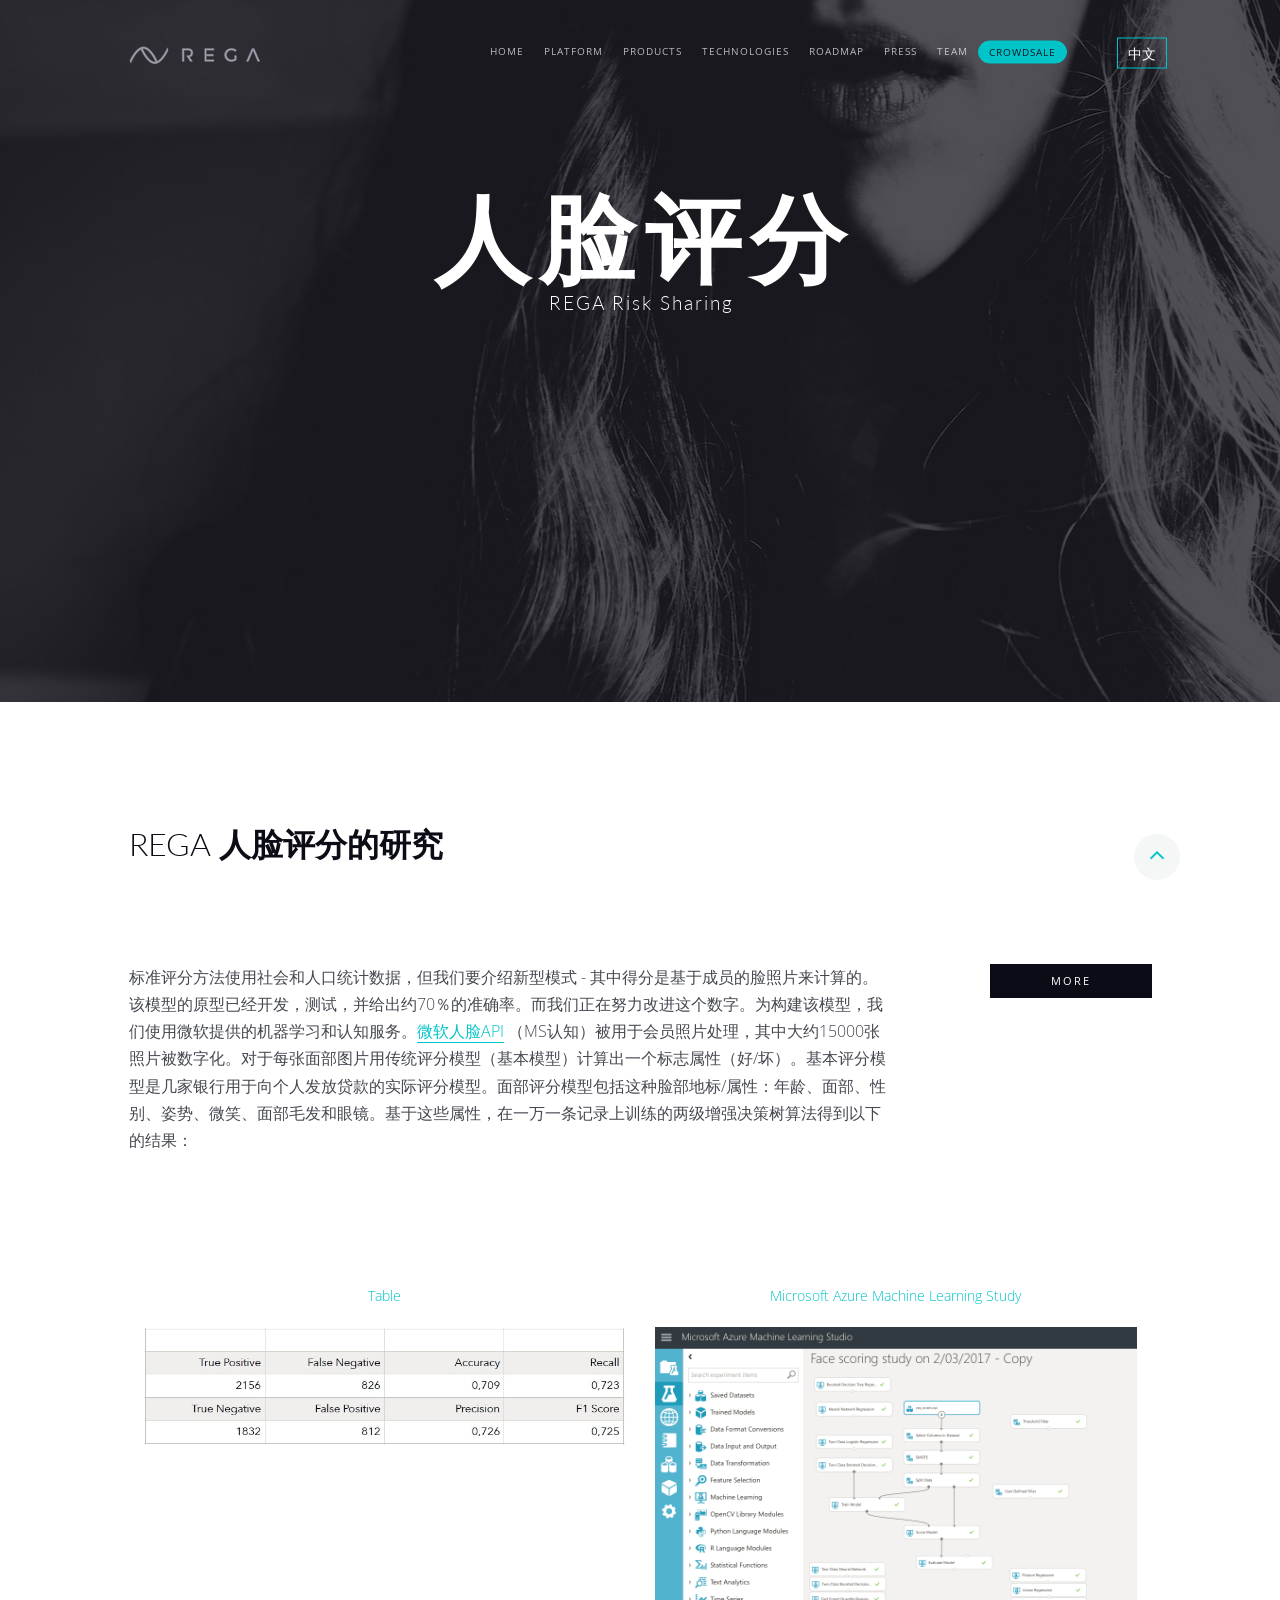
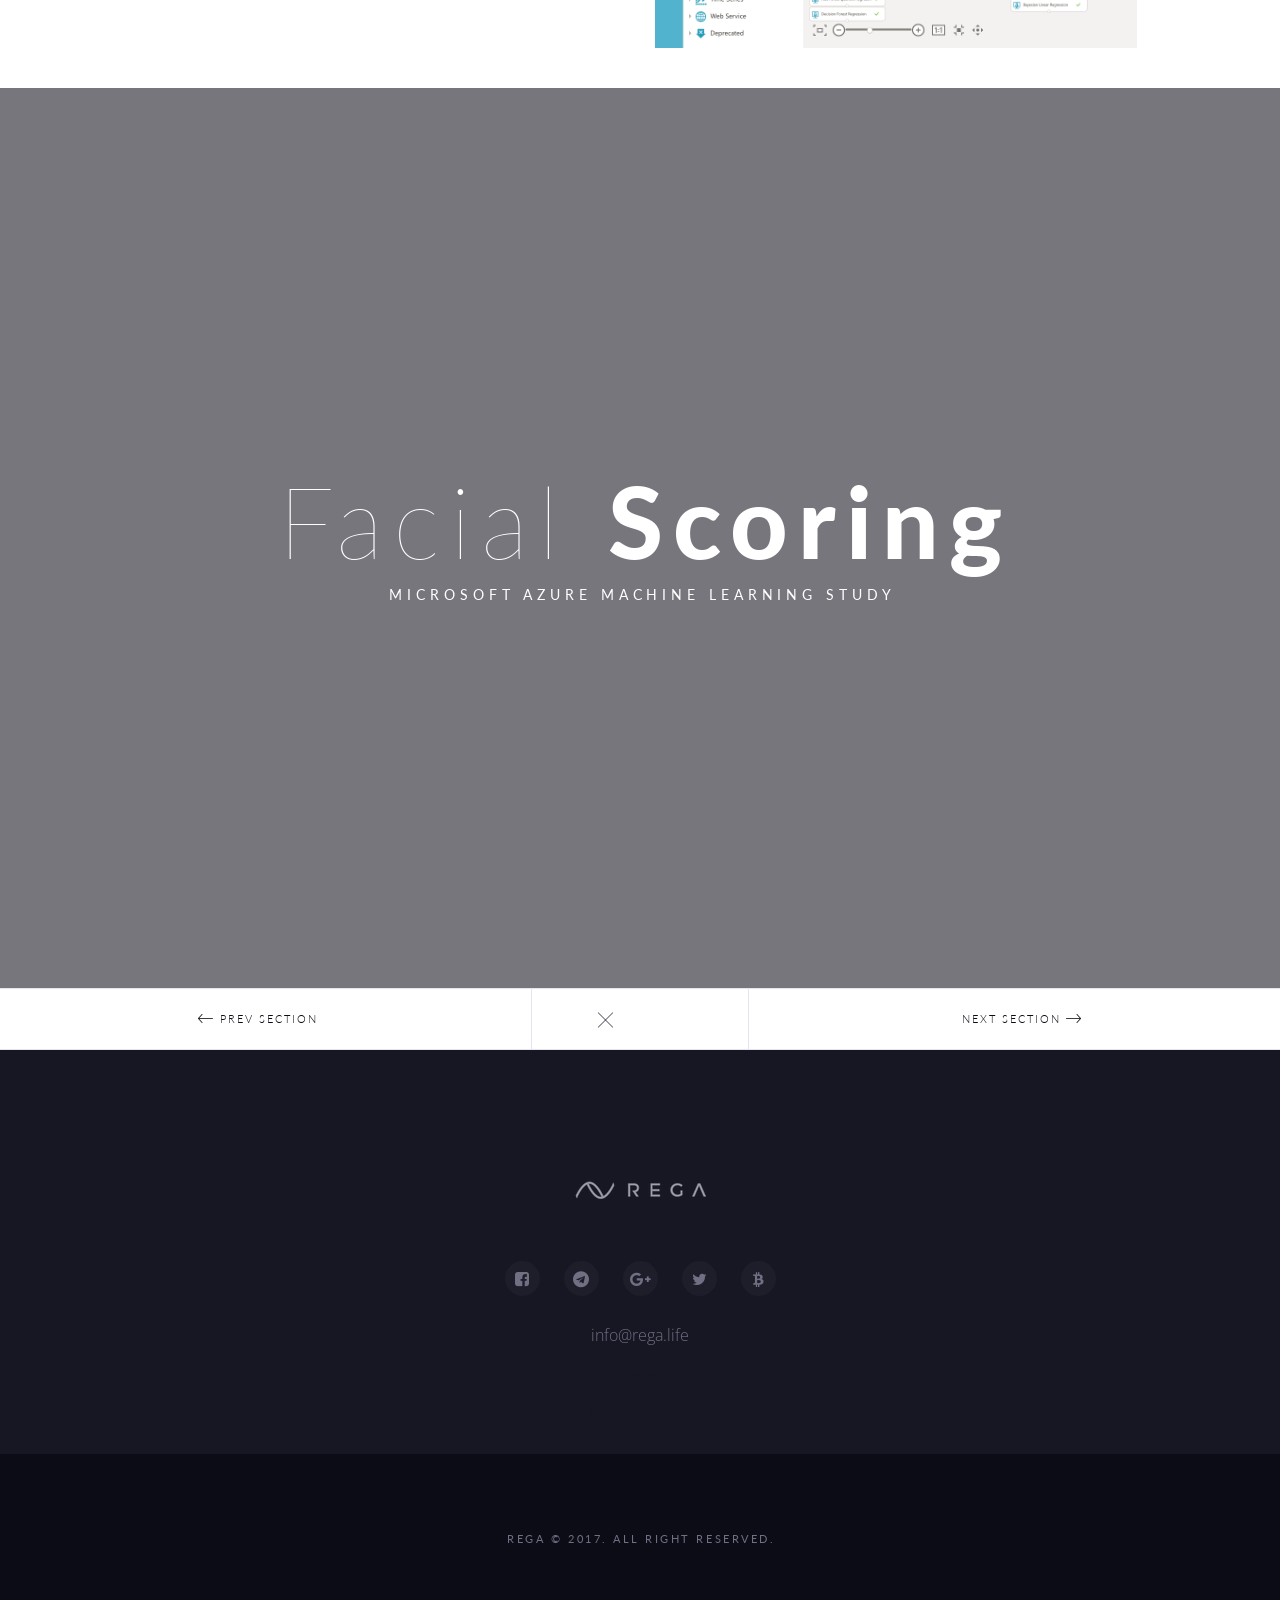
<file: cn/facialscoring.html>
<!DOCTYPE html>
<html lang="en">
<head>
    <meta charset="utf-8">
    <meta http-equiv="X-UA-Compatible" content="IE=edge">
    <meta name="viewport" content="width=device-width, initial-scale=1.0, maximum-scale=1.0">
    <title>REGA | 人脸评分</title>
    <!-- Bootstrap -->
    <link rel="stylesheet" href="../css/bootstrap.min.css">
    <!-- Animation Libraries -->
    <link rel="stylesheet" href="../css/animate.min.css">
    <link rel="stylesheet" href="../css/magic.min.css">
    <!-- Google Fonts -->
    <link href='http://fonts.googleapis.com/css?family=Lato:100,300,400,700,900%7COpen+Sans:300,400,600,700' rel='stylesheet' type='text/css'>
    <!-- Fonts Icons -->
    <link rel="stylesheet" href="../css/custom-icons.css">
    <link rel="stylesheet" href="../css/et-line-icons.css">
    <link rel="stylesheet" href="http://maxcdn.bootstrapcdn.com/font-awesome/4.3.0/css/font-awesome.min.css">
    <!-- Owl Carousel -->
    <link rel="stylesheet" href="../css/owl.carousel.min.css">
    <!-- Nivo Lightbox -->
    <link rel="stylesheet" href="../css/nivo-lightbox/nivo-lightbox.css">
    <link rel="stylesheet" href="../css/nivo-lightbox/lightbox-theme.css">
	<link rel="stylesheet" href="../css/font-awesome.css">
	<link rel="stylesheet" href="../css/jquery.fancybox.min.css">
    <!-- Animated Headlines -->
    <link rel="stylesheet" href="../css/animated-hedlines.css">
    <!-- Youtube Background Player -->
    <link rel="stylesheet" href="../css/YTPlayer.css">
    <!-- Main Styles -->
    <link href="../css/styles.css" rel="stylesheet">
    <!-- Theme -->
    <link href="../css/theme/scuba-blue.css" rel="stylesheet" data-color="" id="theme">
    <!-- Animsition -->
    <link href="../css/animsition.min.css" rel="stylesheet">
    <!-- Favicon (retina) -->
    <link rel="apple-touch-icon-precomposed" sizes="57x57" href="apple-touch-icon-57x57.png" />
    <link rel="apple-touch-icon-precomposed" sizes="114x114" href="apple-touch-icon-114x114.png" />
    <link rel="apple-touch-icon-precomposed" sizes="72x72" href="apple-touch-icon-72x72.png" />
    <link rel="apple-touch-icon-precomposed" sizes="144x144" href="apple-touch-icon-144x144.png" />
    <link rel="apple-touch-icon-precomposed" sizes="120x120" href="apple-touch-icon-120x120.png" />
    <link rel="apple-touch-icon-precomposed" sizes="152x152" href="apple-touch-icon-152x152.png" />
    <link rel="icon" type="image/png" href="favicon-32x32.png" sizes="32x32" />
    <link rel="icon" type="image/png" href="favicon-16x16.png" sizes="16x16" />
    <meta name="application-name" content="&nbsp;" />
    <meta name="msapplication-TileColor" content="#FFFFFF" />
    <meta name="msapplication-TileImage" content="mstile-144x144.png" />
</head>

<body>
    <div id="top"></div>
    <div id="page" class="animsition equal" data-animsition-in="fade-in" data-animsition-out="fade-out-up-sm" data-loader-type="loader2" data-page-loader-text="rega" style="transform-origin: 50% 50vh;">
        <section id="home-section" class="project-header facialscoring-bg overlay half-height">
            <div class="hs-content">
                <div class="hs-content-inner container-main">
                    <div class=" init-animation-2 delay0-4s">
                        <h1 class="hs-text-11">人脸评分</h1>
                    </div>
                    <div class="init-animation-2 delay0-6s">
                        <h2 style="line-height: 1.2; font-weight: 300; font-size: 19px;" class="font-second hs-text-8 transparent hmargin">REGA risk sharing</h2>
                    </div>
                </div>
            </div>
        </section>
        <!-- page-header -->
        <!-- Navbar -->
		<div class="position-relative">
            <!-- sticky: 1) remove"transp-nav" class, add class="sticky-navbar" to #nav-wrapper | 2) remove navbar-fixed-top class from #nav [and navbar-transparent class too] -->
            <div id="nav-wrapper" class="transp-nav">
                <nav id="nav" class="navbar navbar-fixed-top navbar-transparent navbar-dark ripple-group-parent init-animation-1" role="navigation">
                    <div class="container in-page-scroll">
                        <!-- Brand and toggle get grouped for better mobile display -->
                        <div class="navbar-header">
                            <button type="button" id="animated-navicon" class="navbar-toggle" data-toggle="collapse" data-target="#mobile-navbar-collapse">
                                <span class="sr-only">切换网页导航</span>
                                <span class="icon-bar"></span>
                                <span class="icon-bar"></span>
                                <span class="icon-bar"></span>
                            </button>
                            <a class="navbar-brand ripple-group" href="index.html">
                                <div class="navbar-logo pull-left">
                                    <img src="../img/rega_logo_rgb-01.png" alt="logo" />
                                </div>
                            </a>
							<button class="language-nav-btn visible-xs visible-sm collapsed" type="button" data-toggle="collapse" data-target="#language-nav-panel" aria-expanded="false" aria-controls="language-nav-panel"> 中文 </button>
                        </div>
                        <!-- Collect the nav links, forms, and other content for toggling -->
                        <div class="collapse navbar-collapse" id="mobile-navbar-collapse">
                            <ul class="nav navbar-nav navbar-right cl-effect-5">
                                <li>
                                    <a class="ripple-group" href="index.html#top">
                                        <span data-hover="home">home</span>
                                    </a>
                                </li>
                                <li>
                                    <a class="ripple-group" href="index.html#platform-section">
                                        <span data-hover="platform">platform</span>
                                    </a>
                                </li>
                                <li>
                                    <a class="ripple-group" href="index.html#products-section">
                                        <span data-hover="products">products</span>
                                    </a>
                                </li>
                                <li>
                                    <a class="ripple-group" href="index.html#technologies-section">
                                        <span data-hover="technologies">technologies</span>
                                    </a>
                                </li>
                                <li>
                                    <a class="ripple-group" href="index.html#process-section">
                                        <span data-hover="roadmap">roadmap</span>
                                    </a>
                                </li>
                                <li>
                                    <a class="ripple-group" href="index.html#client-testimonials">
                                        <span data-hover="press">press</span>
                                    </a>
                                </li>
                                <li>
                                    <a class="ripple-group" href="index.html#team-section">
                                        <span data-hover="team">team</span>
                                    </a>
                                </li>
                                <li>
                                    <a class="ripple-group" href="index.html#pricing-section">
                                        <span data-hover="crowdsale">crowdsale</span>
                                    </a>
                                </li>
								<li>
									<button class="language-nav-btn visible-md visible-lg collapsed" type="button" data-toggle="collapse" data-target="#language-nav-panel" aria-expanded="false" aria-controls="language-nav-panel"> 中文 </button>
								</li>
                            </ul>
                        </div>
                        <!-- /.navbar-collapse -->
                    </div>
                    <!-- /.container -->
                </nav>
				<nav id="language-nav-panel" class="navbar navbar-default language-nav-panel collapse" role="navigation" aria-expanded="false">
					<div class="container language-selector flex-container langtext-left">
						<a href="facialscoring.html" class="active manylanguage-link">
							<div class="flex-container">
								<div class="langiimg"><img src="../img/lang/en.png"></div>
								<span class="language-text">English</span>
							</div>
						</a>
						<a href="cn/facialscoring.html" class="active manylanguage-link">
							<div class="flex-container">
								<div class="langiimg"><img src="../img/lang/cn.png"></div>
								<span class="language-text">中文</span>
							</div>
						</a>
						<!--
						<a href="ru/facialscoring.html" class="manylanguage-link">
							<div class="flex-container">
								<div class="langiimg"><img src="../img/lang/ru.png"></div>
								<span class="language-text">Русский</span>
							</div>
						</a>
						<a href="ja/facialscoring.html" class="manylanguage-link">
							<div class="flex-container">
								<div class="langiimg"><img src="../img/lang/ja.png"></div>
								<span class="language-text">日本語</span>
							</div>
						</a>
						<a href="ko/facialscoring.html" class="manylanguage-link">
							<div class="flex-container">
								<div class="langiimg"><img src="../img/lang/ko.png"></div>
								<span class="language-text">한국어</span>
							</div>
						</a>
						<a href="it/facialscoring.html" class="manylanguage-link">
							<div class="flex-container">
								<div class="langiimg"><img src="../img/lang/it.png"></div>
								<span class="language-text">Italiano</span>
							</div>
						</a>
						<a href="de/facialscoring.html" class="manylanguage-link">
							<div class="flex-container">
								<div class="langiimg"><img src="../img/lang/de.png"></div>
								<span class="language-text">Deutsch</span>
							</div>
						</a>
						<a href="hi/facialscoring.html" class="manylanguage-link">
							<div class="flex-container">
								<div class="langiimg"><img src="../img/lang/hi.png"></div>
								<span class="language-text">िंदी</span>
							</div>
						</a>
						<a href="es/facialscoring.html" class="manylanguage-link">
							<div class="flex-container">
								<div class="langiimg"><img src="../img/lang/es.png"></div>
								<span class="language-text">Español</span>
							</div>
						</a>
						<a href="fr/facialscoring.html" class="manylanguage-link">
							<div class="flex-container">
								<div class="langiimg"><img src="../img/lang/fr.png"></div>
								<span class="language-text">Français</span>
							</div>
						</a>
						-->
					</div>
                    <!-- /.container -->
                </nav>
            </div>
        </div>
        <!--/ End Navbar -->
        <!-- Do not remove the div below if you want to a sticky navbar! -->
        <div id="about-section"></div>
        <section class="container section">
            <div id="workCopy">
                <div class="section-title text-left padding-bottom-50">
                    <div>
                        <h2 class="section-title-heading">REGA <span>人脸评分的研究</span></h2>
                    </div>
                </div>
                <div class="row">
                    <div class="col-sm-9">
                        <p class="section-text">标准评分方法使用社会和人口统计数据，但我们要介绍新型模式 - 其中得分是基于成员的脸照片来计算的。该模型的原型已经开发，测试，并给出约70％的准确率。而我们正在努力改进这个数字。为构建该模型，我们使用微软提供的机器学习和认知服务。<a href="https://azure.microsoft.com/en-us/services/cognitive-services/face/">微软人脸API</a> （MS认知）被用于会员照片处理，其中大约15000张照片被数字化。对于每张面部图片用传统评分模型（基本模型）计算出一个标志属性（好/坏）。基本评分模型是几家银行用于向个人发放贷款的实际评分模型。面部评分模型包括这种脸部地标/属性：年龄、面部、性别、姿势、微笑、面部毛发和眼镜。基于这些属性，在一万一条记录上训练的两级增强决策树算法得到以下的结果：</p>
                    </div>
                    <div class="col-sm-3  text-right">
                        <a href="regawhitepaper.pdf" class="btn btn-animated btn-split btn-dark-transparent ripple-alone animsition-link" data-animsition-out="fade-out-up-sm" data-animsition-out-duration="500" data-text="more"><span>white paper</span></a>
                    </div>
                </div>
            </div>
        </section>
        <div class="container">
			<div class="col-md-6 text-center">
				<a href="../img/facialscoring-res.jpg" data-fancybox="gallery">
					<p>Table</p>
					<img class="img-responsive padding-bottom-40" src="../img/facialscoring-res.jpg" alt="">
				</a>
			</div>
			<div class="col-md-6 text-center">
				<a href="../img/facialscoring.png" data-fancybox="gallery">
					<p>Microsoft Azure Machine Learning Study</p>
					<img class="img-responsive padding-bottom-40" src="../img/facialscoring.png" alt="">
				</a>
			</div>
        </div>
        <div class="full-screen middle-poster overlay facialscoring-bg">
            <div class="table">
                <div class="table-cell">
                    <div class="container">
                        <div class="text-center font-second page-header-title-middle">
                            <h1 class="hs-text-10 wow fadeInDown">facial <span>scoring</span></h1>
                            <h4 class="hs-text-6 wow fadeInUp">Microsoft Azure Machine Learning Study</h4>
                        </div>
                    </div>
                    <!-- container -->
                </div>
            </div>
        </div>
        <div class="portfolio-nav row">
            <a href="voting.html" class="prev-proj col-sm-5 col-xs-4 animsition-link font-second"><i class="ci-icon-uniE8D1"></i> prev section</a>
            <a href="index.html#technologies-section" class="all-works col-sm-2 col-xs-4 font-second animsition-link "><i class="ci-icon-uniE8DE"></i><span> all technologies</span></a>
            <a href="scoring.html" class="next-proj col-sm-5 col-xs-4 animsition-link font-second">next section <i class="ci-icon-uniE8BE"></i></a>
        </div>

        <!-- container -->
        <!-- Footer Section -->
		<footer class="footer-section section no-padding-bottom">
                <!-- footer logo -->
                <div class="footer-logo">
                    <img src="../img/rega_logo_rgb-01.png" alt="logo" />
                </div>
                <!--/ End footer logo -->
                <!-- Social icons -->
                <div class="footer-social">
                    <a onclick="return !window.open(this.href)" href="https://www.facebook.com/REGA.site" class="fa fa-facebook-square wow fadeIn" data-wow-offset="150" data-wow-delay="0s"></a>
					<a onclick="return !window.open(this.href)" href="https://t.me/REGARiskSharing" class="fa fa-telegram wow fadeIn" data-wow-offset="150" data-wow-delay=".2s"></a>
                    <a onclick="return !window.open(this.href)" href="https://plus.google.com/+REGARiskSharing" class="fa fa-google-plus wow fadeIn" data-wow-offset="150" data-wow-delay=".4s"></a>
                    <a onclick="return !window.open(this.href)" href="https://twitter.com/REGA20847530" class="fa fa-twitter wow fadeIn" data-wow-offset="150" data-wow-delay=".6s"></a>
					<a onclick="return !window.open(this.href)" href="https://bitcointalk.org/index.php?topic=2151094" class="fa fa-btc wow fadeIn" data-wow-offset="150" data-wow-delay=".8s"></a>
					<br><br>
					<a href="mailto:info@rega.life">info@rega.life</a>
					<!--<a href="#." class="fa fa-twitter wow fadeIn" data-wow-offset="150" data-wow-delay=".15s"></a>
                    <a href="#." class="fa fa-pinterest wow fadeIn" data-wow-offset="150" data-wow-delay=".45s"></a>
                    <a href="#." class="fa fa-youtube-play wow fadeIn" data-wow-offset="150" data-wow-delay=".6s"></a>-->
                </div>
                <!--/ End Social icons -->
				<div class="hidden-xs hidden-sm up-btn go-top-out in-page-scroll">
					<a href="#top"><i class="fa fa-angle-up" aria-hidden="true"></i></a>
				</div>
                <!-- go top pop-up -->
                <div id="go-top" class="go-top go-top-out in-page-scroll">
                    <div class="circle1"></div>
                    <a href="#top" class="square"><span></span></a>
                    <div class="rectangle"></div>
                    <div class="circle2"></div>
                </div>
                <!--/ End go top pop-up -->
                <div class="footer-bottom">
                    <!-- Copyright -->
                    <a class="footer-bottom-text font-second" href="http://themeforest.net/item/volar-one-page-parallax-template/11698815" target="_blank">REGA © 2017. All Right Reserved.</a>
                    <!-- End Copyright -->
                </div>
            </footer>
        <!--/ End Footer Section -->
    </div>
    <!-- JS Scripts -->
    <script src="../js/modernizr.min.js"></script>
    <script src="../js/jquery-2.1.1.min.js"></script>
    <script src="../js/jquery.easing.1.3.min.js"></script>
    <script src="../js/jquery.animsition.min.js"></script>
    <script src="../js/smoothscroll.js"></script>
    <script src="../js/skrollr.min.js"></script>
    <script src="../js/wow.min.js"></script>
    <script src="../js/waypoints.min.js"></script>
    <script src="../js/bootstrap.min.js"></script>
    <script src="../js/jquery.counterup.min.js"></script>
    <script src="../js/owl.carousel.min.js"></script>
    <script src="../js/animateSlider.js"></script>
    <script src="../js/animated-headlines.js"></script>
    <script src="../js/jquery.mb.YTPlayer.min.js"></script>
    <script src="../js/jquery.vide.min.js"></script>
    <script src="../js/jquery.particleground.min.js"></script>
    <script src="../js/fss.min.js"></script>
    <script src="../js/fssinit.js"></script>
    <script src="../js/retina.min.js"></script>
    <script src="../js/isotope.pkgd.min.js"></script>
    <script src="../js/nivo-lightbox.min.js"></script>
    <script src="../js/contactForm.js"></script>
    <!-- <script src="https://maps.googleapis.com/maps/api/js?sensor=false"></script> -->
    <script src="../js/scripts.min.js"></script>
	<script src="../js/jquery.fancybox.min.js"></script>
	<script>
		$.fancybox.defaults.hash = false;
	</script>
    <script src="../js/ga.js"></script>
    <!--/ End JS Scripts -->
</body>

</html>
</file>
<file: css/custom-icons.css>
@font-face {
	font-family: 'custom-icons';
	src:url('../fonts/custom-icons.eot?-tdhzc7');
	src:url('../fonts/custom-icons.eot?#iefix-tdhzc7') format('embedded-opentype'),
		url('../fonts/custom-icons.woff?-tdhzc7') format('woff'),
		url('../fonts/custom-icons.ttf?-tdhzc7') format('truetype'),
		url('../fonts/custom-icons.svg?-tdhzc7#custom-icons') format('svg');
	font-weight: normal;
	font-style: normal;
}

[class^="ci-icon-"], [class*=" ci-icon-"] {
	font-family: 'custom-icons';
	speak: none;
	font-style: normal;
	font-weight: normal;
	font-variant: normal;
	text-transform: none;
	line-height: 1;

	/* Better Font Rendering =========== */
	-webkit-font-smoothing: antialiased;
	-moz-osx-font-smoothing: grayscale;
}

.ci-icon-uniE01B:before {
	content: "\e01b";
}

.ci-icon-uniE810:before {
	content: "\e810";
}

.ci-icon-uniE821:before {
	content: "\e821";
}

.ci-icon-uniE854:before {
	content: "\e854";
}

.ci-icon-uniE855:before {
	content: "\e855";
}

.ci-icon-uniE883:before {
	content: "\e883";
}

.ci-icon-uniE890:before {
	content: "\e890";
}

.ci-icon-uniE893:before {
	content: "\e893";
}

.ci-icon-uniE894:before {
	content: "\e894";
}

.ci-icon-uniE8BD:before {
	content: "\e8bd";
}

.ci-icon-uniE8BE:before {
	content: "\e8be";
}

.ci-icon-uniE8D0:before {
	content: "\e8d0";
}

.ci-icon-uniE8D1:before {
	content: "\e8d1";
}

.ci-icon-uniE8D3:before {
	content: "\e8d3";
}

.ci-icon-uniE8D4:before {
	content: "\e8d4";
}

.ci-icon-uniE8D5:before {
	content: "\e8d5";
}

.ci-icon-uniE8DE:before {
	content: "\e8de";
}

.ci-icon-uniE8E0:before {
	content: "\e8e0";
}

.ci-icon-uniE8F4:before {
	content: "\e8f4";
}

.ci-icon-uniE8F5:before {
	content: "\e8f5";
}

.ci-icon-uniE92F:before {
	content: "\e92f";
}

.ci-icon-uniE930:before {
	content: "\e930";
}

.ci-icon-uniE937:before {
	content: "\e937";
}

.ci-icon-uniE938:before {
	content: "\e938";
}
</file>
<file: css/et-line-icons.css>
@font-face {
	font-family: 'et-line-icons';
	src:url('../fonts/et-line-icons.eot?gzrash');
	src:url('../fonts/et-line-icons.eot?#iefixgzrash') format('embedded-opentype'),
		url('../fonts/et-line-icons.woff?gzrash') format('woff'),
		url('../fonts/et-line-icons.ttf?gzrash') format('truetype'),
		url('../fonts/et-line-icons.svg?gzrash#et-line-icons') format('svg');
	font-weight: normal;
	font-style: normal;
}

[class^="icon-"], [class*=" icon-"] {
	font-family: 'et-line-icons';
	speak: none;
	font-style: normal;
	font-weight: normal;
	font-variant: normal;
	text-transform: none;
	line-height: 1;

	/* Better Font Rendering =========== */
	-webkit-font-smoothing: antialiased;
	-moz-osx-font-smoothing: grayscale;
}

.icon-mobile:before {
	content: "\e000";
}

.icon-laptop:before {
	content: "\e001";
}

.icon-desktop:before {
	content: "\e002";
}

.icon-tablet:before {
	content: "\e003";
}

.icon-phone:before {
	content: "\e004";
}

.icon-document:before {
	content: "\e005";
}

.icon-documents:before {
	content: "\e006";
}

.icon-search:before {
	content: "\e007";
}

.icon-clipboard:before {
	content: "\e008";
}

.icon-newspaper:before {
	content: "\e009";
}

.icon-notebook:before {
	content: "\e00a";
}

.icon-book-open:before {
	content: "\e00b";
}

.icon-browser:before {
	content: "\e00c";
}

.icon-calendar:before {
	content: "\e00d";
}

.icon-presentation:before {
	content: "\e00e";
}

.icon-picture:before {
	content: "\e00f";
}

.icon-pictures:before {
	content: "\e010";
}

.icon-video:before {
	content: "\e011";
}

.icon-camera:before {
	content: "\e012";
}

.icon-printer:before {
	content: "\e013";
}

.icon-toolbox:before {
	content: "\e014";
}

.icon-briefcase:before {
	content: "\e015";
}

.icon-wallet:before {
	content: "\e016";
}

.icon-gift:before {
	content: "\e017";
}

.icon-bargraph:before {
	content: "\e018";
}

.icon-grid:before {
	content: "\e019";
}

.icon-expand:before {
	content: "\e01a";
}

.icon-focus:before {
	content: "\e01b";
}

.icon-edit:before {
	content: "\e01c";
}

.icon-adjustments:before {
	content: "\e01d";
}

.icon-ribbon:before {
	content: "\e01e";
}

.icon-hourglass:before {
	content: "\e01f";
}

.icon-lock:before {
	content: "\e020";
}

.icon-megaphone:before {
	content: "\e021";
}

.icon-shield:before {
	content: "\e022";
}

.icon-trophy:before {
	content: "\e023";
}

.icon-flag:before {
	content: "\e024";
}

.icon-map:before {
	content: "\e025";
}

.icon-puzzle:before {
	content: "\e026";
}

.icon-basket:before {
	content: "\e027";
}

.icon-envelope:before {
	content: "\e028";
}

.icon-streetsign:before {
	content: "\e029";
}

.icon-telescope:before {
	content: "\e02a";
}

.icon-gears:before {
	content: "\e02b";
}

.icon-key:before {
	content: "\e02c";
}

.icon-paperclip:before {
	content: "\e02d";
}

.icon-attachment:before {
	content: "\e02e";
}

.icon-pricetags:before {
	content: "\e02f";
}

.icon-lightbulb:before {
	content: "\e030";
}

.icon-layers:before {
	content: "\e031";
}

.icon-pencil:before {
	content: "\e032";
}

.icon-tools:before {
	content: "\e033";
}

.icon-tools-2:before {
	content: "\e034";
}

.icon-scissors:before {
	content: "\e035";
}

.icon-paintbrush:before {
	content: "\e036";
}

.icon-magnifying-glass:before {
	content: "\e037";
}

.icon-circle-compass:before {
	content: "\e038";
}

.icon-linegraph:before {
	content: "\e039";
}

.icon-mic:before {
	content: "\e03a";
}

.icon-strategy:before {
	content: "\e03b";
}

.icon-beaker:before {
	content: "\e03c";
}

.icon-caution:before {
	content: "\e03d";
}

.icon-recycle:before {
	content: "\e03e";
}

.icon-anchor:before {
	content: "\e03f";
}

.icon-profile-male:before {
	content: "\e040";
}

.icon-profile-female:before {
	content: "\e041";
}

.icon-bike:before {
	content: "\e042";
}

.icon-wine:before {
	content: "\e043";
}

.icon-hotairballoon:before {
	content: "\e044";
}

.icon-globe:before {
	content: "\e045";
}

.icon-genius:before {
	content: "\e046";
}

.icon-map-pin:before {
	content: "\e047";
}

.icon-dial:before {
	content: "\e048";
}

.icon-chat:before {
	content: "\e049";
}

.icon-heart:before {
	content: "\e04a";
}

.icon-cloud:before {
	content: "\e04b";
}

.icon-upload:before {
	content: "\e04c";
}

.icon-download:before {
	content: "\e04d";
}

.icon-target:before {
	content: "\e04e";
}

.icon-hazardous:before {
	content: "\e04f";
}

.icon-piechart:before {
	content: "\e050";
}

.icon-speedometer:before {
	content: "\e051";
}

.icon-global:before {
	content: "\e052";
}

.icon-compass:before {
	content: "\e053";
}

.icon-lifesaver:before {
	content: "\e054";
}

.icon-clock:before {
	content: "\e055";
}

.icon-aperture:before {
	content: "\e056";
}

.icon-quote:before {
	content: "\e057";
}

.icon-scope:before {
	content: "\e058";
}

.icon-alarmclock:before {
	content: "\e059";
}

.icon-refresh:before {
	content: "\e05a";
}

.icon-happy:before {
	content: "\e05b";
}

.icon-sad:before {
	content: "\e05c";
}

.icon-facebook:before {
	content: "\e05d";
}

.icon-twitter:before {
	content: "\e05e";
}

.icon-googleplus:before {
	content: "\e05f";
}

.icon-rss:before {
	content: "\e060";
}

.icon-tumblr:before {
	content: "\e061";
}

.icon-linkedin:before {
	content: "\e062";
}

.icon-dribbble:before {
	content: "\e063";
}
</file>
<file: css/styles.css>
/*
    =====================
    Base styles
    --------------
    Contents
    ========*/
/*  Genaral styles
    |__ Body text
    |__ Links
    |__ Headings
    |__ Emphasis & misc
    |__ Home Section Texts
    |__ Home Section Texts
    Typography
    Atmosphere
    Hacks
*/
/*
  ========================================
  Genaral styles
  ========================================
*/
/*
 Body text
 -------------------------
 */
body {
  color: #0c0c17;
  overflow-x: hidden;
  font: 300 14px/21px 'Open Sans', sans-serif, Helvetica, Arial, sans-serif;
  text-rendering: optimizeLegibility;
  -webkit-font-smoothing: antialiased;
  -webkit-overflow-scrolling: touch;
}
body ::-moz-selection {
  background: #35e9f1;
  color: #ffffff;
}
body ::selection {
  background: #35e9f1;
  color: #ffffff;
}
p {
  margin: 0 0 21px;
}
/*
 Links
 -------------------------
 */
a {
  color: #35e9f1;
  text-decoration: none;
}
@media screen and (min-width: 768px) {
  a {
    -webkit-transition: all 0.27s cubic-bezier(0, 0, 0.58, 1);
            transition: all 0.27s cubic-bezier(0, 0, 0.58, 1);
  }
}
a:hover,
a:focus {
  color: #0ec3cb;
  text-decoration: none;
  outline: 0;
}
p a {
  border-bottom: 1px solid #35e9f1;
}
p a:hover {
  border-bottom: 1px solid #0ec3cb;
}
ul,
ol {
  margin: 0 0 1.5em 0;
}
/*
 Headings
-------------------------
*/
h1,
h2,
h3,
h4,
h5,
h6 {
  line-height: 1.2;
  margin-top: 10.5px;
  font-weight: 700;
  text-transform: capitalize;
}
h1 small,
h2 small,
h3 small,
h4 small,
h5 small,
h6 small,
h1 .small,
h2 .small,
h3 .small,
h4 .small,
h5 .small,
h6 .small {
  font-size: 75%;
  color: #757a86;
}
h1,
h2,
h3 {
  margin-bottom: 7px;
}
h4,
h5,
h6 {
  margin-bottom: 10.5px;
}
/* Body Content */
h1 {
  font-size: 1.571em;
  /* 1.571x body copy size = 22px */
}
h2 {
  font-size: 1.428em;
  /* 1.428x body copy size = 20px */
}
h3 {
  font-size: 1.214em;
  /* 1.214x body copy size = 17px */
}
h4 {
  font-size: 1.142em;
  /* 1.142x body copy size = 16px */
}
h5 {
  font-size: 1em;
  /* 1x body copy size = 14px */
}
h6 {
  font-size: 1em;
  /* 1.125x body copy size = 18px */
}
blockquote {
  font-size: 1.2em;
  /* 20px / 16px */
  margin: 3em 0;
  line-height: 1.25;
  /* 25px / 20px */
  border: 0;
}
blockquote p {
  margin-bottom: 30px;
}
blockquote footer {
  font-size: 13px;
  text-transform: capitalize;
  font-weight: 400;
}
cite {
  font-weight: 300;
}
input:focus,
textarea:focus {
  outline: none;
}
hr {
  margin-top: 0;
  margin-bottom: 0;
  border-top: 1px solid #eeeef7;
}
/*  Bootstrap Useful Text Classes
.text-left           { text-align: left; }
.text-right          { text-align: right; }
.text-center         { text-align: center; }
.text-justify        { text-align: justify; }
.text-nowrap         { white-space: nowrap; }


.text-lowercase      { text-transform: lowercase; }
.text-uppercase      { text-transform: uppercase; }
.text-capitalize     { text-transform: capitalize; }
*/
/*
    ======================
    Modules styles
    --------------
    Contents
    ========
        Animations
        |__ Ripple effect
        |__ Animated Navicon
        |__ Loaders
        Generic Layout Classes --( set 01 )--
        |__ Home Section Texts
        |__ Sections Titles
        |__ Emphasis & misc
        |__ Columns Of Same Height
        |__ Sections Layout
        Buttons
        |__ Animated buttons
            |__ Split Button
            |__ Slide Button
            |__ Play Button

        Navbar
        |__ Sticky Navbar
        |__ Transparent Sticky Navbar

        Carousel
        |__ Owl Carousel
        |__ Genaral Controls Modifications
            |__ Carousel arrows
            |__ Carosel indicators
        |__ Making Bootstrap carousel fade instead of sliding
        |__ Falling Carousel Indicators Style
        |__ Filling Carousel Indicators Style

        Animate Slider Styles
        Skill Bars
*/
/*
  ========================================
  Animations
  ========================================
*/
@-webkit-keyframes fade-out {
  0% {
    opacity: 1;
  }
  100% {
    opacity: 0;
  }
}
@keyframes fade-out {
  0% {
    opacity: 1;
  }
  100% {
    opacity: 0;
  }
}
@-webkit-keyframes fadeInOutDown {
  0% {
    opacity: 0;
    -webkit-transform: translate3d(0, -20%, 0);
            transform: translate3d(0, -20%, 0);
  }
  50% {
    opacity: 1;
  }
  100% {
    opacity: 0;
    -webkit-transform: translate3d(0, 20%, 0);
            transform: translate3d(0, 20%, 0);
  }
}
@keyframes fadeInOutDown {
  0% {
    opacity: 0;
    -webkit-transform: translate3d(0, -20%, 0);
            transform: translate3d(0, -20%, 0);
  }
  50% {
    opacity: 1;
  }
  100% {
    opacity: 0;
    -webkit-transform: translate3d(0, 20%, 0);
            transform: translate3d(0, 20%, 0);
  }
}
/*-------------------------------------*/
@-webkit-keyframes zoom-outy {
  0% {
    opacity: 0;
    -webkit-transform: scale3d(1.6, 1.6, 1);
            transform: scale3d(1.6, 1.6, 1);
  }
  50% {
    opacity: 1;
    -webkit-transform: scale3d(1, 1, 1);
            transform: scale3d(1, 1, 1);
  }
  100% {
    opacity: 1;
  }
}
@keyframes zoom-outy {
  0% {
    opacity: 0;
    -webkit-transform: scale3d(1.6, 1.6, 1);
            transform: scale3d(1.6, 1.6, 1);
  }
  50% {
    opacity: 1;
    -webkit-transform: scale3d(1, 1, 1);
            transform: scale3d(1, 1, 1);
  }
  100% {
    opacity: 1;
  }
}
.zoom-outy {
  -webkit-animation-name: zoom-outy;
          animation-name: zoom-outy;
}
/*-------------------------------------*/
@-webkit-keyframes zoomOutIn {
  0% {
    opacity: 0;
    -webkit-transform-origin: 50% 50%;
            transform-origin: 50% 50%;
    -webkit-transform: scale3d(1.3, 1.3, 1);
            transform: scale3d(1.3, 1.3, 1);
  }
  100% {
    opacity: 1;
    -webkit-transform-origin: 50% 50%;
            transform-origin: 50% 50%;
    -webkit-transform: scale3d(1, 1, 1);
            transform: scale3d(1, 1, 1);
  }
}
@keyframes zoomOutIn {
  0% {
    opacity: 0;
    -webkit-transform-origin: 50% 50%;
            transform-origin: 50% 50%;
    -webkit-transform: scale3d(1.3, 1.3, 1);
            transform: scale3d(1.3, 1.3, 1);
  }
  100% {
    opacity: 1;
    -webkit-transform-origin: 50% 50%;
            transform-origin: 50% 50%;
    -webkit-transform: scale3d(1, 1, 1);
            transform: scale3d(1, 1, 1);
  }
}
.zoomOutIn {
  -webkit-animation-name: zoomOutIn;
          animation-name: zoomOutIn;
}
/*-------------------------------------*/
@-webkit-keyframes zoomInOut {
  0% {
    opacity: 1;
    -webkit-transform-origin: 50% 50%;
            transform-origin: 50% 50%;
    -webkit-transform: scale3d(1, 1, 1);
            transform: scale3d(1, 1, 1);
  }
  100% {
    opacity: 0;
    -webkit-transform-origin: 50% 50%;
            transform-origin: 50% 50%;
    -webkit-transform: scale3d(1.2, 1.2, 1);
            transform: scale3d(1.2, 1.2, 1);
  }
}
@keyframes zoomInOut {
  0% {
    opacity: 1;
    -webkit-transform-origin: 50% 50%;
            transform-origin: 50% 50%;
    -webkit-transform: scale3d(1, 1, 1);
            transform: scale3d(1, 1, 1);
  }
  100% {
    opacity: 0;
    -webkit-transform-origin: 50% 50%;
            transform-origin: 50% 50%;
    -webkit-transform: scale3d(1.2, 1.2, 1);
            transform: scale3d(1.2, 1.2, 1);
  }
}
.zoomInOut {
  -webkit-animation-name: zoomInOut;
          animation-name: zoomInOut;
}
/*-------------------------------------*/
@-webkit-keyframes zoomOutSm {
  0% {
    opacity: 1;
    -webkit-transform-origin: 50% 50%;
            transform-origin: 50% 50%;
    -webkit-transform: scale3d(1, 1, 1);
            transform: scale3d(1, 1, 1);
  }
  100% {
    opacity: 0;
    -webkit-transform-origin: 50% 50%;
            transform-origin: 50% 50%;
    -webkit-transform: scale3d(0.9, 0.9, 1);
            transform: scale3d(0.9, 0.9, 1);
  }
}
@keyframes zoomOutSm {
  0% {
    opacity: 1;
    -webkit-transform-origin: 50% 50%;
            transform-origin: 50% 50%;
    -webkit-transform: scale3d(1, 1, 1);
            transform: scale3d(1, 1, 1);
  }
  100% {
    opacity: 0;
    -webkit-transform-origin: 50% 50%;
            transform-origin: 50% 50%;
    -webkit-transform: scale3d(0.9, 0.9, 1);
            transform: scale3d(0.9, 0.9, 1);
  }
}
.zoomOutSm {
  -webkit-animation-name: zoomOutSm;
          animation-name: zoomOutSm;
}
/*-------------------------------------*/
@-webkit-keyframes foldUp {
  0% {
    -webkit-transform: perspective(500px) translate3d(0, 25px, 0) rotate3d(1, 0, 0, 80deg) translate3d(0, 0, -50px);
            transform: perspective(500px) translate3d(0, 25px, 0) rotate3d(1, 0, 0, 80deg) translate3d(0, 0, -50px);
    opacity: 0;
  }
  100% {
    -webkit-transform: perspective(500px) rotate3d(1, 0, 0, 0deg) translate3d(0, 0, 0);
            transform: perspective(500px) rotate3d(1, 0, 0, 0deg) translate3d(0, 0, 0);
    opacity: 1;
  }
}
@keyframes foldUp {
  0% {
    -webkit-transform: perspective(500px) translate3d(0, 25px, 0) rotate3d(1, 0, 0, 80deg) translate3d(0, 0, -50px);
            transform: perspective(500px) translate3d(0, 25px, 0) rotate3d(1, 0, 0, 80deg) translate3d(0, 0, -50px);
    opacity: 0;
  }
  100% {
    -webkit-transform: perspective(500px) rotate3d(1, 0, 0, 0deg) translate3d(0, 0, 0);
            transform: perspective(500px) rotate3d(1, 0, 0, 0deg) translate3d(0, 0, 0);
    opacity: 1;
  }
}
.foldUp {
  -webkit-animation-name: foldUp;
          animation-name: foldUp;
  -webkit-transform-origin: 50% 20%;
      -ms-transform-origin: 50% 20%;
          transform-origin: 50% 20%;
}
/*-------------------------------------*/
@-webkit-keyframes foldOut {
  0% {
    -webkit-transform: perspective(500px) rotate3d(1, 0, 0, 0deg) translate3d(0, 0, 0);
            transform: perspective(500px) rotate3d(1, 0, 0, 0deg) translate3d(0, 0, 0);
    opacity: 1;
  }
  100% {
    -webkit-transform: perspective(500px) translate3d(0, -40px, 0) rotate3d(1, 0, 0, 90deg) translate3d(0, -100px, 25px);
            transform: perspective(500px) translate3d(0, -40px, 0) rotate3d(1, 0, 0, 90deg) translate3d(0, -100px, 25px);
    opacity: 0;
  }
}
@keyframes foldOut {
  0% {
    -webkit-transform: perspective(500px) rotate3d(1, 0, 0, 0deg) translate3d(0, 0, 0);
            transform: perspective(500px) rotate3d(1, 0, 0, 0deg) translate3d(0, 0, 0);
    opacity: 1;
  }
  100% {
    -webkit-transform: perspective(500px) translate3d(0, -40px, 0) rotate3d(1, 0, 0, 90deg) translate3d(0, -100px, 25px);
            transform: perspective(500px) translate3d(0, -40px, 0) rotate3d(1, 0, 0, 90deg) translate3d(0, -100px, 25px);
    opacity: 0;
  }
}
.foldOut {
  -webkit-animation-name: foldOut;
          animation-name: foldOut;
  -webkit-transform-origin: 50% 20%;
      -ms-transform-origin: 50% 20%;
          transform-origin: 50% 20%;
}
/*-------------------------------------*/
@-webkit-keyframes fadeInUpScale {
  0% {
    opacity: 0;
    -webkit-transform: perspective(400px) translate3d(0, 200px, 400px);
            transform: perspective(400px) translate3d(0, 200px, 400px);
  }
  100% {
    opacity: 1;
    -webkit-transform: none;
            transform: none;
  }
}
@keyframes fadeInUpScale {
  0% {
    opacity: 0;
    -webkit-transform: perspective(400px) translate3d(0, 200px, 400px);
            transform: perspective(400px) translate3d(0, 200px, 400px);
  }
  100% {
    opacity: 1;
    -webkit-transform: none;
            transform: none;
  }
}
.fadeInUpScale {
  -webkit-animation-name: fadeInUpScale;
          animation-name: fadeInUpScale;
  -webkit-animation-timing-function: ease-out;
          animation-timing-function: ease-out;
  -webkit-animation-duration: .8s;
          animation-duration: .8s;
}
/*-------------------------------------*/
@-webkit-keyframes fadeInUpLeftScale {
  0% {
    opacity: 0;
    -webkit-transform: perspective(400px) translate3d(-300px, 200px, 400px);
            transform: perspective(400px) translate3d(-300px, 200px, 400px);
  }
  100% {
    opacity: 1;
    -webkit-transform: none;
            transform: none;
  }
}
@keyframes fadeInUpLeftScale {
  0% {
    opacity: 0;
    -webkit-transform: perspective(400px) translate3d(-300px, 200px, 400px);
            transform: perspective(400px) translate3d(-300px, 200px, 400px);
  }
  100% {
    opacity: 1;
    -webkit-transform: none;
            transform: none;
  }
}
.fadeInUpLeftScale {
  -webkit-animation-name: fadeInUpLeftScale;
          animation-name: fadeInUpLeftScale;
  -webkit-animation-timing-function: ease-out;
          animation-timing-function: ease-out;
  -webkit-animation-duration: .8s;
          animation-duration: .8s;
}
/*-------------------------------------*/
@-webkit-keyframes fadeInUpRightScale {
  0% {
    opacity: 0;
    -webkit-transform: perspective(400px) translate3d(300px, 200px, 400px);
            transform: perspective(400px) translate3d(300px, 200px, 400px);
  }
  100% {
    opacity: 1;
    -webkit-transform: none;
            transform: none;
  }
}
@keyframes fadeInUpRightScale {
  0% {
    opacity: 0;
    -webkit-transform: perspective(400px) translate3d(300px, 200px, 400px);
            transform: perspective(400px) translate3d(300px, 200px, 400px);
  }
  100% {
    opacity: 1;
    -webkit-transform: none;
            transform: none;
  }
}
.fadeInUpRightScale {
  -webkit-animation-name: fadeInUpRightScale;
          animation-name: fadeInUpRightScale;
  -webkit-animation-timing-function: ease-out;
          animation-timing-function: ease-out;
  -webkit-animation-duration: .8s;
          animation-duration: .8s;
}
/*--------------------------------------*/
@-webkit-keyframes cloudLoop {
  0% {
    -webkit-transform: translate3d(0, 0, 0);
            transform: translate3d(0, 0, 0);
  }
  100% {
    -webkit-transform: translate3d(-50%, 0, 0);
            transform: translate3d(-50%, 0, 0);
  }
}
@keyframes cloudLoop {
  0% {
    -webkit-transform: translate3d(0, 0, 0);
            transform: translate3d(0, 0, 0);
  }
  100% {
    -webkit-transform: translate3d(-50%, 0, 0);
            transform: translate3d(-50%, 0, 0);
  }
}
/*-------------------------------------*/
@-webkit-keyframes shine {
  0% {
    background-position: top left;
  }
  100% {
    background-position: top right;
  }
}
@keyframes shine {
  0% {
    background-position: top left;
  }
  100% {
    background-position: top right;
  }
}
.shine {
  background: #222222 -webkit-gradient(linear, left top, right top, from(#222222), to(#222222), color-stop(0.5, #ffffff)) 0 0 no-repeat;
  -webkit-background-size: 125px;
  color: rgba(255, 255, 255, 0.1);
  -webkit-background-clip: text;
  -webkit-animation-name: shine;
  -webkit-animation-duration: 1s;
  -webkit-animation-iteration-count: infinite;
}
/*-------------------------------------*/
.animsition .init-animation-1,
.animsition .init-animation-2,
.animsition .init-animation-3,
.animsition .init-animation-4,
.animsition .init-animation-5 {
  opacity: 0;
  -webkit-animation-duration: 1s;
          animation-duration: 1s;
}
/*
 Ripple Effect
 -------------------------
 */
@-webkit-keyframes ripple {
  /*scale the element to 250% to safely cover the entire link and fade it out*/
  0% {
    opacity: 1;
    -webkit-transform: scale(0);
            transform: scale(0);
  }
  100% {
    opacity: 0;
    -webkit-transform: scale(1.5);
            transform: scale(1.5);
  }
}
@keyframes ripple {
  /*scale the element to 250% to safely cover the entire link and fade it out*/
  0% {
    opacity: 1;
    -webkit-transform: scale(0);
            transform: scale(0);
  }
  100% {
    opacity: 0;
    -webkit-transform: scale(1.5);
            transform: scale(1.5);
  }
}
.ripple-group-parent,
.ripple-alone {
  position: relative;
  overflow: hidden;
  -webkit-backface-visibility: hidden;
          backface-visibility: hidden;
  /* Fixing a Webkit browsers bug*/
}
.ink {
  display: block;
  position: absolute;
  background: rgba(53, 233, 241, 0.5);
  border-radius: 100%;
  -webkit-transform: scale(0);
      -ms-transform: scale(0);
          transform: scale(0);
  z-index: 10;
}
/*animation effect*/
.ink.animate {
  -webkit-animation: ripple 0.5s ease-out;
          animation: ripple 0.5s ease-out;
}
/*
 Animated Navicon
 -------------------------
 */
#animated-navicon .icon-bar {
  position: relative;
  top: 0;
  -webkit-transition: top 0.14s linear 0.22s, -webkit-transform 0.22s ease-out, opacity 0.22s ease-out 0.22s;
          transition: top 0.14s linear 0.22s, transform 0.22s ease-out, opacity 0.22s ease-out 0.22s;
}
#animated-navicon.opened .icon-bar:nth-child(3) {
  opacity: 0;
  -webkit-transition: opacity 0.14s ease-in;
          transition: opacity 0.14s ease-in;
}
#animated-navicon.opened .icon-bar:nth-child(2) {
  top: 6px;
  -webkit-transform: rotate(135deg);
      -ms-transform: rotate(135deg);
          transform: rotate(135deg);
  -webkit-transition: top 0.14s ease-in, -webkit-transform 0.22s ease-in-out 0.14s;
          transition: top 0.14s ease-in, transform 0.22s ease-in-out 0.14s;
}
#animated-navicon.opened .icon-bar:nth-child(4) {
  top: -6px;
  -webkit-transform: rotate(225deg);
      -ms-transform: rotate(225deg);
          transform: rotate(225deg);
  -webkit-transition: top 0.14s ease-in, -webkit-transform 0.22s ease-in-out 0.14s;
          transition: top 0.14s ease-in, transform 0.22s ease-in-out 0.14s;
}
/*
 Loaders
 -------------------------
 */
@-webkit-keyframes load1 {
  0% {
    -webkit-transform: rotate(0deg);
            transform: rotate(0deg);
  }
  100% {
    -webkit-transform: rotate(360deg);
            transform: rotate(360deg);
  }
}
@keyframes load1 {
  0% {
    -webkit-transform: rotate(0deg);
            transform: rotate(0deg);
  }
  100% {
    -webkit-transform: rotate(360deg);
            transform: rotate(360deg);
  }
}
@-webkit-keyframes load2 {
  0% {
    -webkit-transform: rotate(0deg);
            transform: rotate(0deg);
  }
  100% {
    -webkit-transform: rotate(360deg);
            transform: rotate(360deg);
  }
}
@keyframes load2 {
  0% {
    -webkit-transform: rotate(0deg);
            transform: rotate(0deg);
  }
  100% {
    -webkit-transform: rotate(360deg);
            transform: rotate(360deg);
  }
}
/* loader1 */
.loader1 {
  display: block;
  position: relative;
  width: 50px;
  height: 50px;
  margin: 25px auto;
  box-shadow: inset 0 0 0 1px #171724;
  border-radius: 50%;
  font-size: 11px;
  text-indent: -99em;
  -webkit-animation: load2 3s infinite linear;
          animation: load2 3s infinite linear;
}
.loader1:before {
  content: '';
  position: absolute;
  top: 0;
  left: 0;
  width: 25px;
  height: 50px;
  border-style: solid;
  border-radius: 50px 0 0 50px;
  border-width: 1px 0 1px 1px;
  -webkit-animation: load1 1.2s infinite ease-in-out 0.4s;
          animation: load1 1.2s infinite ease-in-out 0.4s;
  -webkit-transform-origin: 25px 25px;
      -ms-transform-origin: 25px 25px;
          transform-origin: 25px 25px;
}
.loader1:after {
  content: '';
  position: absolute;
  top: 0;
  right: 0;
  width: 25px;
  height: 50px;
  border-style: solid;
  border-radius: 0 50px 50px 0;
  border-width: 1px 1px 1px 0;
  -webkit-animation: load1 1.2s infinite ease-in-out;
          animation: load1 1.2s infinite ease-in-out;
  -webkit-transform-origin: 0 25px;
      -ms-transform-origin: 0 25px;
          transform-origin: 0 25px;
}
/* loader2 */
.loader2 {
  display: block;
  position: relative;
  width: 50px;
  height: 50px;
  margin: 25px auto;
  box-shadow: inset 0 0 0 1px #171724;
  border-radius: 50%;
  font-size: 11px;
  text-indent: -99em;
  -webkit-animation: load2 3s infinite linear;
          animation: load2 3s infinite linear;
}
.loader2:before {
  content: '';
  position: absolute;
  top: -3px;
  left: -3px;
  width: 28px;
  height: 56px;
  border-radius: 56px 0 0 56px;
  -webkit-animation: load1 1.2s infinite ease-in-out 0.4s;
          animation: load1 1.2s infinite ease-in-out 0.4s;
  -webkit-transform-origin: 28px 28px;
      -ms-transform-origin: 28px 28px;
          transform-origin: 28px 28px;
}
.loader2:after {
  content: '';
  position: absolute;
  top: -3px;
  right: -3px;
  width: 28px;
  height: 56px;
  border-radius: 0 56px 56px 0;
  -webkit-animation: load1 1.2s infinite ease-in-out;
          animation: load1 1.2s infinite ease-in-out;
  -webkit-transform-origin: 0 28px;
      -ms-transform-origin: 0 28px;
          transform-origin: 0 28px;
}
/* loader3 */
.loader3 {
  display: block;
  position: relative;
  width: 50px;
  height: 50px;
  margin: 25px auto;
  border-radius: 50%;
  border-style: solid;
  border-width: 1px;
  font-size: 10px;
  text-indent: -99em;
  -webkit-animation: load2 1.1s infinite linear;
          animation: load2 1.1s infinite linear;
}
/*
  ========================================
  Generic Layout Classes --( set 01 )--
  ========================================
*/
.font-second {
  font-family: 'Lato', sans-serif;
  text-transform: capitalize;
}
/*
 Home Section Texts
 -------------------------
 */
.hs-text-1 {
  position: relative;
  margin-top: 0;
  font-size: 30px;
  letter-spacing: 33px;
  margin-right: -33px;
  font-weight: 400;
  color: #fff;
  opacity: .9;
}
.hs-text-2 {
  position: relative;
  margin-top: 0;
  font-size: 36px;
  letter-spacing: .1em;
  margin-right: -0.1em;
  line-height: 1.2;
  font-weight: 900;
  text-transform: uppercase;
  color: #fff;
  opacity: 1;
}
.hs-text-3 {
  position: relative;
  margin-top: 0;
  font-size: 14px;
  letter-spacing: 3px;
  margin-right: -3px;
  font-weight: 400;
  text-transform: uppercase;
  color: #fff;
  opacity: .85;
}
.hs-text-4 {
  position: relative;
  margin-top: 0;
  font-size: 32px;
  line-height: 1.2;
  letter-spacing: .2em;
  margin-right: -0.2em;
  font-weight: 900;
  text-transform: uppercase;
}
.hs-text-5 {
  position: relative;
  margin-top: 0;
  font-size: 21px;
  line-height: 1.2;
  font-weight: 300;
  text-transform: uppercase;
}
.hs-text-6 {
  position: relative;
  margin-top: 0;
  font-size: 14px;
  letter-spacing: .35em;
  margin-right: -0.35em;
  line-height: 1.2;
  font-weight: 400;
  text-transform: uppercase;
}
.hs-text-7 {
  position: relative;
  margin-top: 0;
  font-size: 32px;
  line-height: 1.3;
  letter-spacing: .6em;
  margin-right: -0.6em;
  font-weight: 400;
  text-transform: capitalize;
}
.hs-text-8 {
  position: relative;
  margin-top: 0;
  display: inline-block;
  padding: 15px 24px;
  background: #ffffff;
  font-size: 12px;
  letter-spacing: 2px;
  margin-right: -2px;
  font-weight: 400;
  color: #171724;
}
.hs-text-8 > span {
  margin: 0 10px;
}
.hs-text-8.highlight {
  background: #e41919;
  opacity: .65;
}
.hs-text-8.transparent {
  background: none;
  color: #ffffff;
  padding: 0;
}
.hs-text-9 {
  position: relative;
  margin-top: 0;
  font-size: 30px;
  letter-spacing: .5em;
  margin-right: -0.5em;
  line-height: 1.8;
  font-weight: 100;
  opacity: .9;
}
.hs-text-10 {
  position: relative;
  margin-top: 0;
  font-size: 36px;
  line-height: 1.2;
  letter-spacing: .1em;
  margin-right: -0.1em;
  font-weight: 100;
}
.hs-text-10 span:not(.cd-words-wrapper) {
  font-weight: 900;
}
.hs-text-11 {
  position: relative;
  margin-top: 0;
  font-size: 35px;
  line-height: 1;
  letter-spacing: .1em;
  margin-right: -0.1em;
  font-weight: 700;
}
.hs-text-11 span em {
  text-transform: lowercase;
}
.hs-text-11 span i:first-child em {
  text-transform: uppercase;
}
.hs-text-11 span:not(.cd-words-wrapper) {
  font-weight: 100;
}
.hs-text-12 {
  position: relative;
  margin-top: 0;
  font-size: 42px;
  line-height: 1.2;
  font-weight: 100;
  text-transform: capitalize;
}
.hs-text-12 span {
  font-weight: 700;
}
.hs-text-13 {
  position: relative;
  margin-top: 0;
  font-size: 48px;
  line-height: 1.4;
  letter-spacing: .2em;
  margin-right: -0.2em;
  font-weight: 400;
}
.hs-text-14 {
  position: relative;
  margin-top: 0;
  font-size: 22px;
  line-height: 2;
  letter-spacing: 1.1em;
  margin-right: -1.1em;
  font-weight: 400;
  text-transform: uppercase;
}
.hs-text-detail {
  display: inline-block;
  position: relative;
  text-transform: capitalize;
  font-weight: 500;
  letter-spacing: 10px;
  margin-right: -10px;
  font-size: 11px;
  padding-left: 10px;
  margin-bottom: 0;
}
/*
 Sections Titles
 -------------------------
 */
.section-title {
  position: relative;
  padding-bottom: 40px;
  text-align: center;
}
.section-title-heading {
  display: inline-block;
  font-family: 'Lato', sans-serif;
  text-transform: capitalize;
  letter-spacing: 0;
  line-height: 1.4;
  font-weight: 300;
  font-size: 32px;
  margin-top: 0;
}
.section-title-heading span {
  font-weight: 700;
}
.section-title-more {
  display: inline-block;
  position: relative;
  font-family: 'Lato', sans-serif;
  text-transform: uppercase;
  font-weight: 500;
  letter-spacing: .65em;
  margin-right: -0.65em;
  font-size: 8px;
}
.section-title-more p {
  position: relative;
  margin: 0;
  padding: 0 10px;
  z-index: 2;
}
.section-title-small {
  text-align: left;
}
.section-title-small .section-title-heading {
  font-size: 28px;
  margin-top: 0;
  padding: 10px 0 10px 20px;
  border-left: 2px solid #ffffff;
}
.section-title-small .section-title-heading:after {
  content: none;
}
/*
 Emphasis & misc
 -------------------------
 */
small,
.small {
  font-size: 85%;
}
.section-text {
  margin-bottom: 10.5px;
  font-size: 16px;
  font-weight: 300;
  color: #000;
  line-height: 1.7;
}
.presentation {
  font-size: 27px;
  font-weight: 100;
}
.text-left {
  text-align: left;
}
.text-right {
  text-align: right;
}
.text-center {
  text-align: center;
}
.text-thin {
  font-weight: 100;
}
.text-normal {
  font-weight: 300;
}
.text-strong {
  font-weight: 700 !important;
}
.uppercase {
  text-transform: uppercase;
}
.letter-space {
  letter-spacing: 1em;
  margin-right: -1em;
}
.italic {
  font-style: italic;
}
.highlight {
  color: #35e9f1;
}
.text-white {
  color: #fff !important;
}
.black {
  color: #000 !important;
}
.font-size-16 {
  font-size: 16px;
}
.font-size-24 {
  font-size: 24px;
}
.font-size-36 {
  font-size: 36px;
}
.font-size-48 {
  font-size: 48px;
}
.font-size-64 {
  font-size: 64px;
}
.clearlist,
.clearlist li {
  list-style: none;
  padding: 0;
  margin: 0;
  background: none;
}
.no-transp {
  opacity: 1 !important;
}
.perspect {
  -webkit-perspective: 700px;
          perspective: 700px;
}
.fullwidth-galley-content {
  position: absolute;
  top: 0;
  left: 0;
  width: 100%;
  z-index: 25;
}
/* Columns Of Same Height */
.row-same-height {
  display: table;
}
.col-xs-height {
  display: table-cell;
  float: none !important;
}
@media (min-width: 768px) {
  .col-sm-height {
    display: table-cell;
    float: none !important;
  }
}
@media (min-width: 992px) {
  .col-md-height {
    display: table-cell;
    float: none !important;
  }
}
@media (min-width: 1200px) {
  .col-lg-height {
    display: table-cell;
    float: none !important;
  }
}
.col-middle {
  vertical-align: middle;
}
/*
 Sections Layout
 -------------------------
 */
.section {
  padding-top: 40px;
  padding-bottom: 40px;
  overflow: hidden;
}
@media (min-width: 768px) {
  .section {
    padding-top: 60px;
    padding-bottom: 60px;
  }
}
@media (min-width: 992px) {
  .section {
    padding-top: 90px;
    padding-bottom: 90px;
  }
}
@media (min-width: 1200px) {
  .section {
    padding-top: 120px;
    padding-bottom: 120px;
  }
}
.small-section {
  padding-top: 40px;
  padding-bottom: 40px;
}
@media (min-width: 768px) {
  .small-section {
    padding-top: 50px;
    padding-bottom: 50px;
  }
}
@media (min-width: 992px) {
  .small-section {
    padding-top: 60px;
    padding-bottom: 60px;
  }
}
@media (min-width: 1200px) {
  .small-section {
    padding-top: 70px;
    padding-bottom: 70px;
  }
}
/* The difference between padding-top and padding-bottom of .sticky-nav-here element and marging-top of .sticky-visible-here must be the height of the .navbar in normal state -not transarent-. */
.sticky-nav-here {
  padding-top: 100px;
  padding-bottom: 40px;
  overflow: hidden;
}
@media (min-width: 768px) {
  .sticky-nav-here {
    padding-top: 120px;
    padding-bottom: 60px;
  }
}
@media (min-width: 992px) {
  .sticky-nav-here {
    padding-top: 150px;
    padding-bottom: 90px;
  }
}
@media (min-width: 1200px) {
  .sticky-nav-here {
    padding-top: 180px;
    padding-bottom: 120px;
  }
}
.sticky-visible-here {
  margin-top: -60px;
  /* must be the height of navbar */
}
.overlay {
  position: relative;
}
.overlay:before {
  content: "";
  width: 100%;
  height: 100%;
  position: absolute;
  top: 0;
  left: 0;
}
/*
  ========================================
                   Buttons
  ========================================
*/
.btn {
  display: inline-block;
  line-height: 1.5;
  min-width: 162px;
  max-width: 270px;
  padding: 8px 20px;
  border-radius: 0;
  font-size: 11px;
  text-transform: uppercase;
  letter-spacing: 2px;
  font-weight: 400;
  -webkit-transition: color 0.27s ease-out, background 0.27s ease-out, border 0.27s ease-out 0s;
          transition: color 0.27s ease-out, background 0.27s ease-out, border 0.27s ease-out 0s;
}
.btn:focus,
.btn:active:focus,
.btn.active:focus {
  outline: 0;
}
.btn:hover,
.btn:focus {
  text-decoration: none;
}
.btn:active,
.btn.active {
  box-shadow: none;
}
.btn-small {
  display: inline-block;
  line-height: 1.5;
  min-width: 117px;
  max-width: 160px;
  padding: 4px 10px;
  border-radius: 0;
  font-size: 10px;
}
/*
 Animated buttons
 -------------------------
 */
.btn-animated {
  position: relative;
  z-index: 1;
  -webkit-backface-visibility: hidden;
  -moz-osx-font-smoothing: grayscale;
  -webkit-transition: all 0.35s ease-out;
          transition: all 0.35s ease-out;
}
.btn-animated > span:not(.ink) {
  vertical-align: middle;
}
/* Split Button */
.btn-split {
  overflow: hidden;
  margin-top: 0;
  margin-bottom: 0;
}
.btn-split::before,
.btn-split::after {
  content: attr(data-text);
  position: absolute;
  width: 100%;
  height: 50%;
  left: 0;
  overflow: hidden;
  -webkit-transition: -webkit-transform 0.3s;
          transition: transform 0.3s;
  -webkit-transition-timing-function: cubic-bezier(0.2, 1, 0.3, 1);
          transition-timing-function: cubic-bezier(0.2, 1, 0.3, 1);
}
.btn-split::before {
  top: 0;
  padding-top: 8px;
}
.btn-split::after {
  bottom: 0;
  line-height: 0;
}
.btn-split > span:not(.ink) {
  display: block;
  -webkit-transform: scale3d(0.2, 0.2, 1);
          transform: scale3d(0.2, 0.2, 1);
  opacity: 0;
  -webkit-transition: -webkit-transform 0.3s, opacity 0.3s;
          transition: transform 0.3s, opacity 0.3s;
  -webkit-transition-timing-function: cubic-bezier(0.2, 1, 0.3, 1);
          transition-timing-function: cubic-bezier(0.2, 1, 0.3, 1);
}
.btn-split .btn-icon {
  position: relative;
  height: 16px;
}
.btn-split .btn-icon:before {
  position: absolute;
  margin: 0;
  font-size: 20px;
  top: 50%;
  left: 50%;
  -webkit-transform: translate3d(-50%, -50%, 0);
          transform: translate3d(-50%, -50%, 0);
}
.btn-split:hover::before {
  -webkit-transform: translate3d(0, -105%, 0);
          transform: translate3d(0, -105%, 0);
}
.btn-split:hover::after {
  -webkit-transform: translate3d(0, 105%, 0);
          transform: translate3d(0, 105%, 0);
}
.btn-split:hover > span:not(.ink) {
  opacity: 1;
  -webkit-transform: scale3d(1, 1, 1);
          transform: scale3d(1, 1, 1);
}
/* Slide Button */
.btn-slide {
  overflow: hidden;
  -webkit-transition: background-color 0.3s, border-color 0.3s, color 0.3s;
          transition: background-color 0.3s, border-color 0.3s, color 0.3s;
}
.btn-slide > span:not(.ink) {
  display: inline-block;
  -webkit-transform: translate3d(0, 0, 0);
          transform: translate3d(0, 0, 0);
  -webkit-transition: -webkit-transform 0.3s;
          transition: transform 0.3s;
  -webkit-transition-timing-function: cubic-bezier(0.75, 0, 0.125, 1);
          transition-timing-function: cubic-bezier(0.75, 0, 0.125, 1);
}
.btn-slide .btn-icon {
  line-height: 37.5px;
  position: absolute;
  height: 100%;
  top: 0;
  right: 8px;
  font-size: 24px;
  -webkit-transform: translate3d(50px, 0, 0);
          transform: translate3d(50px, 0, 0);
  -webkit-transition: -webkit-transform 0.3s;
          transition: transform 0.3s;
  -webkit-transition-timing-function: cubic-bezier(0.75, 0, 0.125, 1);
          transition-timing-function: cubic-bezier(0.75, 0, 0.125, 1);
}
.btn-slide.btn-small .btn-icon {
  line-height: 24px;
  font-size: 18px;
}
.btn-slide:hover > span:not(.ink) {
  -webkit-transform: translate3d(-8px, 0, 0);
          transform: translate3d(-8px, 0, 0);
}
.btn-slide:hover .btn-icon {
  -webkit-transform: translate3d(0, 0, 0);
          transform: translate3d(0, 0, 0);
}
/* Play Button */
.btn-play {
  display: inline-block;
  position: relative;
  height: 73px;
  width: 73px;
  border: 1px solid #ffffff;
  border-radius: 50%;
  vertical-align: middle;
  -webkit-transition: background .20s;
          transition: background .20s;
}
.btn-play:after,
.btn-play:before {
  content: "";
  position: relative;
  display: block;
  height: 1px;
  width: 20px;
  background: #ffffff;
  top: 34.5px;
  left: 26.5px;
}
.btn-play:after {
  -webkit-transform: rotateZ(35deg);
          transform: rotateZ(35deg);
  -webkit-transform-origin: 100% -100%;
      -ms-transform-origin: 100% -100%;
          transform-origin: 100% -100%;
}
.btn-play:before {
  -webkit-transform: rotateZ(-35deg);
          transform: rotateZ(-35deg);
  -webkit-transform-origin: 100% 200%;
      -ms-transform-origin: 100% 200%;
          transform-origin: 100% 200%;
}
.btn-play:hover {
  background-color: rgba(255, 255, 255, 0.2);
}

.btn-fix {
  width: 280px;
}
/*
  ========================================
                Navbar
  ========================================
*/
.navbar {
  position: relative;
  border: 0;
  box-shadow: none;
  border-bottom: 1px solid #757a86;
  min-height: 60px;
  margin-bottom: 0;
}
.navbar-collapse {
  position: relative;
  padding-right: 0;
  padding-left: 0;
  box-shadow: none;
}
.navbar-fixed-top .navbar-collapse,
.navbar-fixed-bottom .navbar-collapse {
  max-height: 250px;
}
.navbar-fixed-top,
.navbar-fixed-bottom {
  position: fixed;
}
.navbar-fixed-top {
  border-width: 1px;
}
.navbar-fixed-bottom {
  border-width: 0;
}
.navbar-header {
  position: relative;
}
.navbar-brand {
  position: relative;
  font-size: 18px;
  line-height: 21px;
  padding: 0 11.25px;
  height: 100%;
}
.navbar-brand:hover,
.navbar-brand:focus {
  text-decoration: none;
}
.navbar-brand p {
  padding: 19.5px 0 19.5px 10px;
  margin: 0;
  height: 60px;
  vertical-align: middle;
  letter-spacing: .4em;
  font-size: 14px;
  text-transform: uppercase;
  /*The line-height here and your logo height should be the same, so type the height of your logo in front of line-height below */
  line-height: 30px;
  padding: 15px 0 15px 10px;
  -webkit-transition: all 0.3s ease-in;
          transition: all 0.3s ease-in;
}
.navbar-logo {
  margin: 0 auto;
  padding: 15px 0;
  cursor: pointer;
  -webkit-transition: all 0.3s ease-in-out;
          transition: all 0.3s ease-in-out;
}
#logo-svg-navbar {
  width: 60px;
  height: 30px;
}
.nav > li > a {
  padding-left: 10px;
  padding-right: 10px;
}
.navbar-nav {
  width: 100%;
  margin: 0;
}
@media screen and (min-width: 768px) {
  .navbar-nav {
    width: auto;
    position: absolute;
    top: 50%;
    right: 0;
    -webkit-transform: translateY(-50%);
        -ms-transform: translateY(-50%);
            transform: translateY(-50%);
  }
}
.navbar-nav > li > a {
  width: 100%;
  padding-top: 10px;
  padding-bottom: 10px;
  line-height: 21px;
  text-align: center;
  font-size: 10px;
  text-transform: uppercase;
  letter-spacing: 1px;
  font-weight: 400;
}
.navbar-toggle {
  position: absolute;
  right: 0;
  top: 50%;
  margin-right: 11.25px;
  padding: 25px 0;
  -webkit-transform: translateY(-50%);
      -ms-transform: translateY(-50%);
          transform: translateY(-50%);
  margin-top: 0;
  margin-bottom: 0;
}
.navbar-toggle .icon-bar {
  display: block;
  width: 28px;
  height: 2px;
  border-radius: 1px;
}
.navbar-toggle .icon-bar + .icon-bar {
  margin-top: 4px;
}
/* Sticky Navbar */
.sticky-navbar {
  top: 0;
  position: absolute;
  z-index: 2000;
  width: 100%;
  padding-top: 60px;
}
.sticky-navbar #nav {
  position: relative;
  width: 100%;
  top: -60px;
  -webkit-transform: translate3d(0, 0, 0);
          transform: translate3d(0, 0, 0);
}
.sticky-navbar #nav.affix {
  visibility: visible;
  position: fixed;
  -webkit-transform: translate3d(0, 60px, 0);
          transform: translate3d(0, 60px, 0);
  width: 100%;
  opacity: 0.9;
  -webkit-transition: -webkit-transform .5s;
          transition: transform .5s;
}
/* Transparent Sticky Navbar */
.transp-nav.sticky-navbar #nav {
  position: absolute;
  width: 100%;
  top: auto;
  bottom: 0;
  -webkit-transform: translateY(0);
      -ms-transform: translateY(0);
          transform: translateY(0);
}
.transp-nav.sticky-navbar #nav.affix {
  visibility: visible;
  position: fixed;
  top: -60px;
  bottom: auto;
  width: 100%;
  opacity: 0.9;
  -webkit-transform: translate3d(0, 60px, 0);
          transform: translate3d(0, 60px, 0);
  -webkit-transition: -webkit-transform .5s;
          transition: transform .5s;
}
.sticky-visible {
  padding-top: 0;
}
.navbar-nav-elastic {
  margin-top: 103px;
}
/*
  ========================================
                Carousel
  ========================================
*/
/* Owl Carousel */
.owl-controls {
  margin-top: 10px;
  text-align: center;
  -webkit-tap-highlight-color: transparent;
}
/* owl carousel dots customization */
.owl-nav .disabled {
  opacity: .5;
  cursor: default;
}
.owl-dots {
  margin: 15px auto;
  text-align: center;
}
.owl-dot {
  display: inline-block;
  zoom: 1;
  width: 11px;
  height: 7px;
  margin: 7px;
}
.owl-dot span {
  /*background: #d6d6d6;*/
  display: block;
  /*border-radius: 50%*/
  width: 11px;
  height: 7px;
  margin: 0;
  border-radius: 3px;
  background: rgba(255, 255, 255, 0.5);
  -webkit-backface-visibility: visible;
  -webkit-transition: background 0.27s ease-out;
          transition: background 0.27s ease-out;
  /*border-radius: 50%*/
}
.owl-dot.active span {
  background: #35e9f1;
  /*border-radius: 50%*/
}
.dots-over .owl-dots {
  position: absolute;
  width: 100%;
  bottom: 0;
}
/*
 Genaral Controls Modifications
 -------------------------
 */
/* Carousel arrows */
.carousel-control {
  width: 100px;
  border: none;
  padding: 0 !important;
  margin: 0 !important;
  text-shadow: none;
  opacity: 1;
}
.carousel-control.left,
.carousel-control.right {
  background: 0;
  -webkit-filter: 0;
          filter: 0;
  opacity: .9;
  cursor: pointer;
  z-index: 6;
}
.carousel-control.left:hover,
.carousel-control.right:hover {
  background: 0;
  opacity: 1;
}
.carousel-control .icon-prev,
.carousel-control .icon-next,
.carousel-control .arrow-left,
.carousel-control .arrow-right {
  position: absolute;
  top: 50%;
  width: 30px;
  height: 96px;
  background: rgba(23, 23, 36, 0.15);
  border: 1px solid rgba(255, 255, 255, 0.1);
  -webkit-transition: -webkit-transform 0.27s ease-out, opacity 0.27s ease-out;
          transition: transform 0.27s ease-out, opacity 0.27s ease-out;
  z-index: 7;
}
.carousel-control .icon-prev::before,
.carousel-control .icon-next::before,
.carousel-control .arrow-left::before,
.carousel-control .arrow-right::before {
  content: '';
  display: block;
  width: 12px;
  height: 12px;
  position: absolute;
  top: 50%;
  -webkit-transition: -webkit-transform 0.2s ease-out;
          transition: transform 0.2s ease-out;
}
.carousel-control .icon-prev,
.carousel-control .arrow-left {
  left: -1px;
  -webkit-transform: translateX(-30%) translateY(-50%);
      -ms-transform: translateX(-30%) translateY(-50%);
          transform: translateX(-30%) translateY(-50%);
  opacity: 0;
}
.carousel-control .icon-prev::before,
.carousel-control .arrow-left::before {
  left: 50%;
  border-top: 2px #ffffff solid;
  border-left: 2px #ffffff solid;
  border-top-left-radius: 2px;
  -webkit-transform: translateX(-30%) translateY(-50%) rotate(-45deg);
      -ms-transform: translateX(-30%) translateY(-50%) rotate(-45deg);
          transform: translateX(-30%) translateY(-50%) rotate(-45deg);
}
.carousel-control .icon-next,
.carousel-control .arrow-right {
  right: -1px;
  -webkit-transform: translateX(30%) translateY(-50%);
      -ms-transform: translateX(30%) translateY(-50%);
          transform: translateX(30%) translateY(-50%);
  opacity: 0;
}
.carousel-control .icon-next::before,
.carousel-control .arrow-right::before {
  left: 50%;
  border-top: 2px #ffffff solid;
  border-right: 2px #ffffff solid;
  border-top-right-radius: 2px;
  -webkit-transform: translateX(-80%) translateY(-50%) rotate(45deg);
      -ms-transform: translateX(-80%) translateY(-50%) rotate(45deg);
          transform: translateX(-80%) translateY(-50%) rotate(45deg);
}
.carousel:hover .icon-prev,
.carousel:hover .arrow-left {
  -webkit-transform: translateX(0) translateY(-50%);
      -ms-transform: translateX(0) translateY(-50%);
          transform: translateX(0) translateY(-50%);
  opacity: 1;
}
.carousel:hover .icon-next,
.carousel:hover .arrow-right {
  -webkit-transform: translateX(0) translateY(-50%);
      -ms-transform: translateX(0) translateY(-50%);
          transform: translateX(0) translateY(-50%);
  opacity: 1;
}
/*
 Carosel indicators
 -------------------------
 */
.carousel-indicators li {
  margin: 3px;
  width: 8px;
  height: 8px;
  border-radius: 50%;
  -webkit-transition: background .5s ease;
          transition: background .5s ease;
}
.carousel-indicators .active {
  margin: 3px;
  width: 8px;
  height: 8px;
}
/*
 Making Bootstrap carousel fade instead of sliding
 -------------------------
 */
.carousel-fade .carousel-inner .item {
  opacity: 0;
  -webkit-transition: opacity .8s;
          transition: opacity .8s;
}
.carousel-fade .carousel-inner .active {
  opacity: 1;
}
.carousel-fade .carousel-inner .active.left,
.carousel-fade .carousel-inner .active.right {
  left: 0;
  opacity: 0;
  z-index: 1;
}
.carousel-fade .carousel-inner .next.left,
.carousel-fade .carousel-inner .prev.right {
  opacity: 1;
}
.carousel-fade .carousel-control {
  z-index: 2;
}
/*
 Falling Carousel Indicators Style
 -------------------------
 */
.dotstyle-fall li,
.dotstyle-fall div {
  position: relative;
  border-width: 0;
  background: 0;
  background: transparent !important;
}
.dotstyle-fall li:after,
.dotstyle-fall div:after {
  content: "";
  position: absolute;
  left: 0;
  top: 0;
  width: 100%;
  height: 100%;
  border-radius: 3px;
  background: rgba(53, 233, 241, 0.3);
  visibility: hidden;
  opacity: 0;
}
.dotstyle-fall li a,
.dotstyle-fall div a,
.dotstyle-fall li span,
.dotstyle-fall div span {
  position: absolute;
  top: 0;
  left: 0;
  width: 100%;
  height: 100%;
  border-radius: 3px;
  background: rgba(53, 233, 241, 0.3);
  outline: none;
  text-indent: -999px;
  /* make the text accessible to screen readers */
  direction: ltr;
  cursor: pointer;
}
.dotstyle-fall li a:focus,
.dotstyle-fall div a:focus,
.dotstyle-fall li.active a,
.dotstyle-fall div.active a,
.dotstyle-fall li span:focus,
.dotstyle-fall div span:focus,
.dotstyle-fall li.active span,
.dotstyle-fall div.active span {
  background: #35e9f1;
}
.dotstyle-fall li.active,
.dotstyle-fall div.active {
  background: 0 !important;
}
.dotstyle-fall li.active:after,
.dotstyle-fall div.active:after {
  opacity: 1;
  visibility: visible;
  background: rgba(53, 233, 241, 0.8);
}
.dotstyle-fall li.active a,
.dotstyle-fall div.active a,
.dotstyle-fall li.active span,
.dotstyle-fall div.active span {
  opacity: 0;
}
/*
 Filling Carousel Indicators Style
 -------------------------
 */
.dotstyle-fillup li,
.dotstyle-fillup div {
  position: relative;
  border: 0;
}
.dotstyle-fillup li a,
.dotstyle-fillup div a,
.dotstyle-fillup li span,
.dotstyle-fillup div span {
  position: absolute;
  top: 0;
  left: 0;
  width: 11px;
  height: 11px;
  outline: none;
  cursor: pointer;
  background-color: rgba(255, 255, 255, 0.3);
  overflow: hidden;
}
.dotstyle-fillup li a:after,
.dotstyle-fillup div a:after,
.dotstyle-fillup li span:after,
.dotstyle-fillup div span:after {
  background-color: #fff;
  bottom: 0;
  content: "";
  width: 0;
  left: 0;
  position: absolute;
  height: 100%;
}
.dotstyle-fillup li.active a:after,
.dotstyle-fillup div.active a:after,
.dotstyle-fillup li.active span:after,
.dotstyle-fillup div.active span:after {
  width: 100%;
}
/*=============================================
=            Animate Slider Styles            =
=============================================*/
.animate-slider {
  position: relative;
  overflow: hidden;
  height: 100%;
  width: 100%;
  background-size: cover;
  background-repeat: no-repeat;
}
.animate-slider .slide {
  position: absolute;
  top: 0;
  left: 0;
  z-index: 1;
  opacity: 0;
}
.as-background {
  position: absolute;
  height: 100%;
  width: 100%;
  top: 0;
  left: 0;
  background-size: cover;
  background-repeat: no-repeat;
  background-position: 50% 50%;
  -webkit-transition: opacity 0s ease-out 0.57s;
          transition: opacity 0s ease-out 0.57s;
}
.as-overlay .as-background:after {
  content: "";
  position: absolute;
  top: 0;
  left: 0;
  height: 100%;
  width: 100%;
  background: rgba(34, 34, 34, 0.3);
}
.active-as-background {
  -webkit-transition: opacity 0.57s ease-out 0s;
          transition: opacity 0.57s ease-out 0s;
  z-index: 3;
}
.as-indicators {
  position: absolute;
  bottom: 40px;
  left: 50%;
  -webkit-transform: translateX(-50%);
      -ms-transform: translateX(-50%);
          transform: translateX(-50%);
  height: 5px;
  width: 150px;
  margin: 0 auto;
  font-size: 0;
  z-index: 6;
  text-align: center;
}
.as-indicator {
  float: left;
  position: relative;
  height: 100%;
  padding: 0;
  margin: 0;
  border-radius: 2px;
  margin-right: 5px;
  background: rgba(255, 255, 255, 0.4);
  cursor: pointer;
}
.as-indicator:last-child {
  margin-right: 0;
}
.as-load-bar {
  position: absolute;
  height: 100%;
  background: #ffffff;
  display: block;
  border-radius: 2px;
}
.single-loadbar .as-indicator {
  position: absolute;
  top: 0;
  left: 0;
  width: 100%;
  opacity: 0;
  cursor: default;
}
.single-loadbar .as-indicator.active {
  opacity: 1;
}
.single-loadbar .as-load-bar {
  -webkit-transition: width 0s;
          transition: width 0s;
}
.show-indicators .as-indicators {
  bottom: 40px;
  padding: 10px;
}
.show-indicators .as-indicator {
  display: inline-block;
  float: none;
  width: 11px;
  height: 7px;
  margin: 7px;
  border-radius: 3px;
  background: rgba(255, 255, 255, 0.5);
}
.show-indicators .as-indicator.active {
  background: #ffffff;
}
.show-indicators .as-load-bar {
  height: 0;
}
.show-indicators .dotstyle-fall .as-load-bar {
  height: 100%;
  width: 100% !important;
}
.active .as-load-bar {
  -webkit-transition: width 0s;
          transition: width 0s;
}
.as-arrow {
  z-index: 6;
}
/*=============================================
=             Background Slideshow            =
=============================================*/
.bg-slideshow-wrapper {
  position: absolute;
  width: 100%;
  height: 100%;
  overflow: hidden;
}
.bg-slideshow {
  position: absolute;
  top: 0;
  left: 0;
  width: 100%;
  height: 100%;
  opacity: 0;
  /*animation*/
  -webkit-animation: slideShow 24s linear infinite 0s;
          animation: slideShow 24s linear infinite 0s;
}
.bg-slide-1 {
  opacity: 1;
}
.bg-slide-2 {
  -webkit-animation-delay: 8s;
          animation-delay: 8s;
}
.bg-slide-3 {
  -webkit-animation-delay: 16s;
          animation-delay: 16s;
}
/* keyframes*/
@-webkit-keyframes slideShow {
  0% {
    opacity: 0;
    -webkit-transform: scale3d(1, 1, 1);
            transform: scale3d(1, 1, 1);
  }
  5% {
    opacity: 1;
  }
  33% {
    opacity: 1;
  }
  41% {
    opacity: 0;
    -webkit-transform: scale3d(1.3, 1.3, 1);
            transform: scale3d(1.3, 1.3, 1);
  }
  100% {
    opacity: 0;
    -webkit-transform: scale3d(1, 1, 1);
            transform: scale3d(1, 1, 1);
  }
}
@keyframes slideShow {
  0% {
    opacity: 0;
    -webkit-transform: scale3d(1, 1, 1);
            transform: scale3d(1, 1, 1);
  }
  5% {
    opacity: 1;
  }
  33% {
    opacity: 1;
  }
  41% {
    opacity: 0;
    -webkit-transform: scale3d(1.3, 1.3, 1);
            transform: scale3d(1.3, 1.3, 1);
  }
  100% {
    opacity: 0;
    -webkit-transform: scale3d(1, 1, 1);
            transform: scale3d(1, 1, 1);
  }
}
/*
  ========================================
               Home Section Text Mask
  ========================================
*/
.text-mask-light {
  background-image: url(../img/backgrounds/home-background-01.jpg);
  background-position: 50% 50%;
  background-size: cover;
  text-align: center;
}
.retina-support .text-mask-light .cd-headline {
  background-image: url("../img/backgrounds/home-background-01.jpg");
}
@media only screen and (min-device-width: 320px) {
  .retina-support .text-mask-light .cd-headline {
    background-image: url("../img/backgrounds/home-background-01.jpg");
  }
}
@media only screen and (min-device-width: 320px) and (-webkit-min-device-pixel-ratio: 2.4), (min--moz-device-pixel-ratio: 2.4), (-webkit-min-device-pixel-ratio: 2.4), (min-resolution: 2.4dppx) {
  .retina-support .text-mask-light .cd-headline {
    background-image: url("../img/backgrounds/home-background-01@2x.jpg");
  }
}
@media only screen and (min-device-width: 1200px) {
  .retina-support .text-mask-light .cd-headline {
    background-image: url("../img/backgrounds/home-background-01@lg.jpg");
  }
}
@media only screen and (min-device-width: 1200px) and (-webkit-min-device-pixel-ratio: 1.5), (min--moz-device-pixel-ratio: 1.5), (-webkit-min-device-pixel-ratio: 1.5), (min-resolution: 1.5dppx) {
  .retina-support .text-mask-light .cd-headline {
    background-image: url("../img/backgrounds/home-background-01@lg2x.jpg");
  }
}
.text-mask {
  margin: 50px auto 0;
  padding: 0 25px;
  display: inline;
  border-radius: 700px;
  background: #fff;
  color: #000;
  mix-blend-mode: lighten;
}
.text-mask b {
  margin-left: .1em;
}
/*
  ========================================
                Skill Bars
  ========================================
*/
.skillbar-container {
  position: relative;
  margin-bottom: 20px;
  font-size: 13px;
}
.skillbar-container:last-child {
  margin-bottom: 0;
}
.skillbar-title {
  font-size: 15px;
  font-weight: 300;
  color: #000;
  line-height: 1.7;
  text-transform: capitalize;
  margin-bottom: 6px;
}
.skillbar-title span {
  float: right;
}
.skillbar {
  width: 100%;
  height: 3px;
  border-radius: 0 2px 2px 0;
  overflow: hidden;
}
.skillbar-bar {
  height: 3px;
  width: 0;
  border-radius: 0 2px 2px 0;
}
/*
    =========================
    Layout styles
    --------------
    Contents
    ========

    General Styles
    Page Loader
    Scroll Progress Bar
    Home Section
    About Section
    Facts Section
    Services Section
    Works Section
    Project Order
    Team Section
    Process Section
    Testimonials
    Prices Section
    Blog Section
    Contact Section
    Google Map
    Footer Section

    Blog Pages Styles
    Works Pages Styles
    Blog and Work pages background images

    Generic Layout Classes --( set 02 )--

*/
/*
  ========================================
  General Styles
  ========================================
*/
body {
  overflow-x: hidden;
}
#page {
  position: relative;
  overflow-x: hidden;
  overflow-y: hidden;
  width: 100%;
}
#page-2 {
  position: relative;
  overflow-x: hidden;
  width: 100%;
  z-index: 999;
}
@media (min-width: 768px) {
  .container {
    width: 750px;
  }
}
@media (min-width: 992px) {
  .container {
    width: 950px;
  }
}
@media (min-width: 1200px) {
  .container {
    width: 1053px;
  }
}
/*
  ========================================
  Page Loader
  ========================================
*/
.animsition-loading .loader1,
.animsition-loading .loader2,
.animsition-loading .loader3 {
  top: calc(50% - 50px);
  -webkit-transform-origin: 50% 50%;
      -ms-transform-origin: 50% 50%;
          transform-origin: 50% 50%;
}
.page-loader-text {
  position: absolute;
  top: calc(50% + 50px);
  width: 100%;
  margin: 0 auto;
  padding-left: 7px;
  text-align: center;
  font-family: 'Lato', sans-serif;
  font-size: 12px;
  font-weight: 500;
  text-transform: uppercase;
  letter-spacing: .4em;
}
/*
  ========================================
  Scroll Progress Bar
  ========================================
*/
#scroll-progressbar {
  display: none;
}
/*============================
= Home Section               =
============================*/
.home-section {
  position: relative;
  background-size: cover;
  background-repeat: no-repeat;
  background-position: 50% 50%;
}
.hs-content {
  position: absolute;
  top: 0;
  left: 0;
  display: table;
  height: 100%;
  width: 100%;
  color: #ffffff;
}
.hs-content-inner {
  position: relative;
  /*display: table-cell;*/
  vertical-align: middle;
  text-align: center;
  width: 100%;
  padding: 0 15px;
  overflow: hidden;
  z-index: 5;
}
.hs-content-inner > div {
  display: table;
  margin-left: auto;
  margin-right: auto;
}
.scroll-down-arrow {
  position: absolute;
  bottom: 0;
  left: calc(50% - 13px);
  width: 26px;
  height: 50px;
  -webkit-animation-name: fadeInOutDown;
          animation-name: fadeInOutDown;
  -webkit-animation-iteration-count: infinite;
          animation-iteration-count: infinite;
  -webkit-animation-duration: 1.2s;
          animation-duration: 1.2s;
  -webkit-animation-timing-function: ease-in-out;
          animation-timing-function: ease-in-out;
  z-index: 6;
}
.scroll-down-arrow a {
  font-size: 28px;
  text-align: center;
}
.hero-clouds {
  position: absolute;
  top: 0;
  left: 0;
  width: 250.625em;
  height: 43.75em;
  background: url(../img/backgrounds/clouds.png) 0px 100% repeat-x;
  -webkit-animation: cloudLoop 80s linear infinite;
          animation: cloudLoop 80s linear infinite;
}
.particles,
.fss,
.fss-solid {
  position: absolute;
  top: 0;
  left: 0;
  width: 100vw !important;
  height: 100%;
  overflow: hidden;
}
.particles {
  opacity: .5;
}
.fss {
  opacity: .15;
}
.particles-js {
  position: absolute;
  top: 50%;
  left: 50%;
  -webkit-transform: translateX(-50%) translateY(-50%);
      -ms-transform: translateX(-50%) translateY(-50%);
          transform: translateX(-50%) translateY(-50%);
  width: 40%;
  height: 30%;
  overflow: hidden;
  opacity: 0.8;
}
.video-background,
.youtube-bg {
  position: absolute;
  top: 0;
  left: 0;
  height: 100%;
  width: 100%;
  z-index: 2;
}
.video-background:before,
.youtube-bg:before {
  z-index: 4;
}
.parallax-hero,
.zoom-hero {
  position: fixed;
  top: 0;
  left: 0;
  background-position: 50% 50%;
  background-repeat: no-repeat;
  background-size: cover;
}
.parallax-section-bg {
  position: absolute;
  height: 120vh !important;
  top: 50%;
  -webkit-transform: translateY(-50%);
      -ms-transform: translateY(-50%);
          transform: translateY(-50%);
  background-position: 50% 50%;
  background-repeat: no-repeat;
  background-size: cover;
}
.mobile .parallax-section-bg {
  height: 100% !important;
}
.fixed-bg {
  position: absolute;
  top: 50%;
  -webkit-transform: translateY(-50%);
      -ms-transform: translateY(-50%);
          transform: translateY(-50%);
  background-position: 50% 50%;
  background-repeat: no-repeat;
  background-size: cover;
  background-attachment: fixed;
}
.zoom-hero {
  background-attachment: fixed;
}
.scaled-up {
  -webkit-transform: scale3d(1.4, 1.4, 1);
          transform: scale3d(1.4, 1.4, 1);
}
.owl-hs-slider {
  height: 100%;
  width: 100%;
}
.owl-hs-slider .owl-dots {
  position: absolute;
  bottom: 25px;
  width: 100%;
}
.owl-hs-slider .owl-stage-outer,
.owl-hs-slider .owl-stage,
.owl-hs-slider .owl-item,
.owl-hs-slider .owl-hs-slide {
  height: 100%;
}
.owl-hs-slide {
  position: relative;
  width: 100%;
  background-size: cover;
  background-repeat: no-repeat;
  background-position: 50% 50%;
}
#logo-svg-hs {
  width: 400px;
}
.home-bg {
  background-image: url(../img/backgrounds/home-bg-02.jpg);
}
/*
 Home section Owl slider Backgrounds
 -------------------------
 */
.owl-hs-slide-01 {
  background-image: url(../img/backgrounds/home-background-01.jpg);
}
.owl-hs-slide-02 {
  background-image: url(../img/backgrounds/home-background-02.jpg);
}
.owl-hs-slide-03 {
  background-image: url(../img/backgrounds/home-background-03.jpg);
}
.retina-support .owl-hs-slide-01 {
  background-image: url("../img/backgrounds/home-background-01.jpg");
}
@media only screen and (min-device-width: 320px) {
  .retina-support .owl-hs-slide-01 {
    background-image: url("../img/backgrounds/home-background-01.jpg");
  }
}
@media only screen and (min-device-width: 320px) and (-webkit-min-device-pixel-ratio: 2.4), (min--moz-device-pixel-ratio: 2.4), (-webkit-min-device-pixel-ratio: 2.4), (min-resolution: 2.4dppx) {
  .retina-support .owl-hs-slide-01 {
    background-image: url("../img/backgrounds/home-background-01@2x.jpg");
  }
}
@media only screen and (min-device-width: 1200px) {
  .retina-support .owl-hs-slide-01 {
    background-image: url("../img/backgrounds/home-background-01@lg.jpg");
  }
}
@media only screen and (min-device-width: 1200px) and (-webkit-min-device-pixel-ratio: 1.5), (min--moz-device-pixel-ratio: 1.5), (-webkit-min-device-pixel-ratio: 1.5), (min-resolution: 1.5dppx) {
  .retina-support .owl-hs-slide-01 {
    background-image: url("../img/backgrounds/home-background-01@lg2x.jpg");
  }
}
.retina-support .owl-hs-slide-02 {
  background-image: url("../img/backgrounds/home-background-02.jpg");
}
@media only screen and (min-device-width: 320px) {
  .retina-support .owl-hs-slide-02 {
    background-image: url("../img/backgrounds/home-background-02.jpg");
  }
}
@media only screen and (min-device-width: 320px) and (-webkit-min-device-pixel-ratio: 2.4), (min--moz-device-pixel-ratio: 2.4), (-webkit-min-device-pixel-ratio: 2.4), (min-resolution: 2.4dppx) {
  .retina-support .owl-hs-slide-02 {
    background-image: url("../img/backgrounds/home-background-02@2x.jpg");
  }
}
@media only screen and (min-device-width: 1200px) {
  .retina-support .owl-hs-slide-02 {
    background-image: url("../img/backgrounds/home-background-02@lg.jpg");
  }
}
@media only screen and (min-device-width: 1200px) and (-webkit-min-device-pixel-ratio: 1.5), (min--moz-device-pixel-ratio: 1.5), (-webkit-min-device-pixel-ratio: 1.5), (min-resolution: 1.5dppx) {
  .retina-support .owl-hs-slide-02 {
    background-image: url("../img/backgrounds/home-background-02@lg2x.jpg");
  }
}
.retina-support .owl-hs-slide-03 {
  background-image: url("../img/backgrounds/home-background-03.jpg");
}
@media only screen and (min-device-width: 320px) {
  .retina-support .owl-hs-slide-03 {
    background-image: url("../img/backgrounds/home-background-03.jpg");
  }
}
@media only screen and (min-device-width: 320px) and (-webkit-min-device-pixel-ratio: 2.4), (min--moz-device-pixel-ratio: 2.4), (-webkit-min-device-pixel-ratio: 2.4), (min-resolution: 2.4dppx) {
  .retina-support .owl-hs-slide-03 {
    background-image: url("../img/backgrounds/home-background-03@2x.jpg");
  }
}
@media only screen and (min-device-width: 1200px) {
  .retina-support .owl-hs-slide-03 {
    background-image: url("../img/backgrounds/home-background-03@lg.jpg");
  }
}
@media only screen and (min-device-width: 1200px) and (-webkit-min-device-pixel-ratio: 1.5), (min--moz-device-pixel-ratio: 1.5), (-webkit-min-device-pixel-ratio: 1.5), (min-resolution: 1.5dppx) {
  .retina-support .owl-hs-slide-03 {
    background-image: url("../img/backgrounds/home-background-03@lg2x.jpg");
  }
}
/*
 Home section SlideShow Backgrounds
 -------------------------
 */
.bg-slide-1 {
  opacity: 1;
  background: url(../img/backgrounds/home-background-01.jpg) no-repeat center center;
  background-size: cover;
}
.bg-slide-2 {
  -webkit-animation-delay: 8s;
          animation-delay: 8s;
  background: url(../img/backgrounds/home-background-02.jpg) no-repeat center center;
  background-size: cover;
}
.bg-slide-3 {
  -webkit-animation-delay: 16s;
          animation-delay: 16s;
  background: url(../img/backgrounds/home-background-03.jpg) no-repeat center center;
  background-size: cover;
}
.retina-support .bg-slide-1 {
  background-image: url("../img/backgrounds/home-background-01.jpg");
}
@media only screen and (min-device-width: 320px) {
  .retina-support .bg-slide-1 {
    background-image: url("../img/backgrounds/home-background-01.jpg");
  }
}
@media only screen and (min-device-width: 320px) and (-webkit-min-device-pixel-ratio: 2.4), (min--moz-device-pixel-ratio: 2.4), (-webkit-min-device-pixel-ratio: 2.4), (min-resolution: 2.4dppx) {
  .retina-support .bg-slide-1 {
    background-image: url("../img/backgrounds/home-background-01@2x.jpg");
  }
}
@media only screen and (min-device-width: 1200px) {
  .retina-support .bg-slide-1 {
    background-image: url("../img/backgrounds/home-background-01@lg.jpg");
  }
}
@media only screen and (min-device-width: 1200px) and (-webkit-min-device-pixel-ratio: 1.5), (min--moz-device-pixel-ratio: 1.5), (-webkit-min-device-pixel-ratio: 1.5), (min-resolution: 1.5dppx) {
  .retina-support .bg-slide-1 {
    background-image: url("../img/backgrounds/home-background-01@lg2x.jpg");
  }
}
.retina-support .bg-slide-2 {
  background-image: url("../img/backgrounds/home-background-02.jpg");
}
@media only screen and (min-device-width: 320px) {
  .retina-support .bg-slide-2 {
    background-image: url("../img/backgrounds/home-background-02.jpg");
  }
}
@media only screen and (min-device-width: 320px) and (-webkit-min-device-pixel-ratio: 2.4), (min--moz-device-pixel-ratio: 2.4), (-webkit-min-device-pixel-ratio: 2.4), (min-resolution: 2.4dppx) {
  .retina-support .bg-slide-2 {
    background-image: url("../img/backgrounds/home-background-02@2x.jpg");
  }
}
@media only screen and (min-device-width: 1200px) {
  .retina-support .bg-slide-2 {
    background-image: url("../img/backgrounds/home-background-02@lg.jpg");
  }
}
@media only screen and (min-device-width: 1200px) and (-webkit-min-device-pixel-ratio: 1.5), (min--moz-device-pixel-ratio: 1.5), (-webkit-min-device-pixel-ratio: 1.5), (min-resolution: 1.5dppx) {
  .retina-support .bg-slide-2 {
    background-image: url("../img/backgrounds/home-background-02@lg2x.jpg");
  }
}
.retina-support .bg-slide-3 {
  background-image: url("../img/backgrounds/home-background-03.jpg");
}
@media only screen and (min-device-width: 320px) {
  .retina-support .bg-slide-3 {
    background-image: url("../img/backgrounds/home-background-03.jpg");
  }
}
@media only screen and (min-device-width: 320px) and (-webkit-min-device-pixel-ratio: 2.4), (min--moz-device-pixel-ratio: 2.4), (-webkit-min-device-pixel-ratio: 2.4), (min-resolution: 2.4dppx) {
  .retina-support .bg-slide-3 {
    background-image: url("../img/backgrounds/home-background-03@2x.jpg");
  }
}
@media only screen and (min-device-width: 1200px) {
  .retina-support .bg-slide-3 {
    background-image: url("../img/backgrounds/home-background-03@lg.jpg");
  }
}
@media only screen and (min-device-width: 1200px) and (-webkit-min-device-pixel-ratio: 1.5), (min--moz-device-pixel-ratio: 1.5), (-webkit-min-device-pixel-ratio: 1.5), (min-resolution: 1.5dppx) {
  .retina-support .bg-slide-3 {
    background-image: url("../img/backgrounds/home-background-03@lg2x.jpg");
  }
}
/*=============================
=  About Section              =
=============================*/
.about-section-img {
  margin: 10px auto;
}
.skillbars {
  margin-top: 11px;
}
.skill-bars {
  padding-bottom: 400px;
}
.about-quote {
  font-family: 'Lato', sans-serif;
  font-size: 20px;
  margin-bottom: 20px;
  margin-top: 0;
  padding: 10px 0 0 0;
  font-weight: 300;
  line-height: 1.2;
}
.about-quote p {
  margin-bottom: 16px;
}
.about-quote footer {
  font-size: 14px;
}
.about-section-tips {
  padding-top: 40px;
}
.about-section-tips:hover .about-section-item-icon {
  -webkit-transform: translateY(0px);
      -ms-transform: translateY(0px);
          transform: translateY(0px);
}
.about-item-title {
  font-weight: 300;
}
.about-section-item {
  position: relative;
  overflow: visible;
}
.about-section-item:nth-child(2) .about-section-item-text {
  margin-left: -50%;
}
.about-section-item:nth-child(3) .about-section-item-text {
  margin-left: -165%;
}
.about-section-item:nth-child(4) .about-section-item-text {
  margin-left: -278%;
}
.about-section-item:hover {
  z-index: 4;
}
.about-section-item:hover .about-section-item-text {
  opacity: 1;
}
.about-section-item-icon {
  -webkit-transform: translateY(45px);
      -ms-transform: translateY(45px);
          transform: translateY(45px);
  cursor: pointer;
  -webkit-transition: -webkit-transform 0.37s ease-in-out;
          transition: transform 0.37s ease-in-out;
}
.about-section-item-icon:hover {
  color: #35e9f1;
}
.about-section-item-icon i {
  font-size: 42px;
}
.about-section-item-text {
  margin-left: 60%;
  width: 320%;
  padding-top: 40px;
  opacity: 0;
  -webkit-transition: opacity .27s;
          transition: opacity .27s;
}
.about-section-btn .btn-default {
  border: 1px solid #0c0c17;
}
.dropshadow:after {
  content: '';
  position: absolute;
  z-index: -1;
  bottom: -3px;
  width: 94%;
  left: 50%;
  margin-left: -47%;
  height: 30px;
  box-shadow: 0 16px 30px -5px #000000;
  -webkit-transform: perspective(800px) rotateY(0deg) rotateX(45deg);
  -ms-transform: perspective(800px) rotateY(0deg) rotateX(45deg);
  transform: perspective(800px) rotateY(0deg) rotateX(45deg);
}
/*=============================
= Facts Section               =
=============================*/
.fact-item {
  position: relative;
}
.fact-icon {
  font-size: 39px;
  line-height: 80px;
  vertical-align: middle;
}
.fact-number {
  font-weight: 300;
  font-size: 36px;
  line-height: 1;
}
.fact-number p {
  margin-bottom: 10px;
}
.fact-text {
  font-size: 11px;
  line-height: 1.5;
  text-transform: uppercase;
  letter-spacing: 2px;
  font-weight: 400;
}
.fact-text p {
  margin-bottom: 0;
}
/*===================================
= Services Section                  =
===================================*/
.services-section-item {
  -webkit-perspective: 300px;
          perspective: 300px;
  text-align: center;
  max-height: 225px;
}
.services-item-title {
  margin-bottom: 15px;
  margin-top: 15px;
  font-weight: 300;
}
.services-section-item-icon {
  margin: 0 auto;
  font-size: 44px;
}
.services-section-item-text {
  font-size: 14px;
}
/*=============================
= Works Section               =
=============================*/
.portfolio-section .section-text {
  margin-top: 12px;
}
.portfolio-filters {
  text-align: center;
  display: inline-block;
  margin-bottom: 40px;
}
.portfolio-filters .btn {
  margin: 0;
  min-width: 250px;
  display: inline-block;
}
.portfolio-filters .btn::before,
.portfolio-filters .btn::after {
  height: 49%;
}
@media screen and (-webkit-min-device-pixel-ratio: 0) {
  .portfolio-filters .btn::before,
  .portfolio-filters .btn::after {
    height: 50%;
  }
}
.portfolio-filters .selected::before {
  -webkit-transform: translate3d(0, -100%, 0);
          transform: translate3d(0, -100%, 0);
}
.portfolio-filters .selected::after {
  -webkit-transform: translate3d(0, 105%, 0);
          transform: translate3d(0, 105%, 0);
}
.portfolio-filters .selected > span:not(.ink) {
  opacity: 1;
  -webkit-transform: scale3d(1, 1, 1);
          transform: scale3d(1, 1, 1);
}
.portfolio-container {
  margin-right: -4px;
  margin-left: 0;
  overflow: hidden;
}
.portfolio-container.container {
  margin-right: auto;
  margin-left: auto;
}
.portfolio-container.no-transition,
.portfolio-item.no-transition {
  -webkit-transition-duration: 0s;
          transition-duration: 0s;
}
.portfolio-item {
  position: relative;
  overflow: hidden;
  float: left;
  margin: 0 auto;
  padding: 0;
  text-align: center;
  margin-right: -1px;
}
.portfolio-item-img {
  overflow: hidden;
  background-color: #f5f5fa;
}
.margin-top {
	margin-top: -35px;
}
#platform-section {
	padding-top: 50px;
}
.navbar-nav li:nth-child(8) a {
	background-color: #00c4c7 !important;
    border: 1px solid #00c4c7 !important;
    border-radius: 40px;
}
.navbar-nav li:nth-child(8) span {
	color: #171724 !important;
}
.navbar-nav li:last-child {
	margin-left: 50px;
}
.navbar-nav li:nth-child(8) a:hover {
    background-color: rgba(12, 12, 23, 0.89) !important;
}
.home-social {
	position: absolute;
	right: -5px;
	top: 20%;
}
.home-social > ul {
    list-style: outside none none;
	margin: 0;
	padding: 0;
}
.home-social li {
    margin: 10px 5px;
}
.home-social a {
	background: rgba(117, 122, 134, 0.07) none repeat scroll 0 0;
    border-radius: 50px;
    font-size: 25px;
    padding: 13px;
}
.home-social .fa-facebook-square {
	padding: 12px 15px !important;
}
.home-social .fa-google-plus {
    padding: 13px 10px !important;
}
.home-social .fa-slack {
    padding: 13px 14px !important;
}
.flex-container {
    align-items: center;
    display: flex;
    flex-wrap: wrap;
}
#language-nav-panel {
    background: rgba(12, 12, 23, 0.89) none repeat scroll 0 0;
    border: medium none;
    margin: 0 auto;
    min-height: 0;
    position: fixed;
    top: 70px;
    transition: all 0.5s ease 0s;
    width: 100%;
    z-index: 9999;
}
.language-nav-btn {
    background: rgba(0, 0, 0, 0) none repeat scroll 0 0;
    border: 1px solid #00c4c7;
    color: #fff;
    margin-top: -3px;
    padding: 4px 10px;
    text-transform: uppercase;
    transition: all 0.5s ease 0s;
}
.language-nav-btn:hover, .language-nav-btn:focus {
    background-color: #00c4c7;
    color: #000;
}
.language-nav-panel .manylanguage-link {
    border: 1px solid #424b59;
    display: block;
    margin: 5px;
    padding: 19px 18px;
    text-align: center;
    text-transform: uppercase;
    transition: all 0.5s ease 0s;
    width: 180px;
}
.language-text {
    color: #fff;
    font-size: 14px;
}
.language-nav-panel .manylanguage-link img {
    margin-right: 20px;
    width: 34px;
}
.manylanguage-link:hover, .manylanguage-link.active {
    background: #00c4c7;
    border: 1px solid #00c4c7;
}
.advantage {
	height: 170px;
	text-align: center;
}
.advantage img {
	margin: 0 auto;
	display: table;
}
.footer-social a:last-child {
	background: none;
}
.subscribe {
	display: table;
	margin: 50px auto 0;
}
#process-section img {
    max-height: 44px;
}
.pricing-header .light {
	padding: 12px 0;
}
.lightbox p {
	margin-bottom: 10px;
	text-align: center;
}
.container-main {
	position:relative;
	margin: 21vh auto 6vh;
	vertical-align: middle;
	text-align: center;
}
.modal-title {
	text-transform: none;
}
.navbar-header {
	z-index: 99;
}
.up-btn {
	bottom: 20px;
    overflow: visible;
    position: fixed;
    right: 100px;
    background: rgba(117, 122, 134, 0.07) none repeat scroll 0 0;
    border-radius: 50px;
    font-size: 25px;
    padding: 8px 15px 13px;
    transition: all 0.5s ease 0s;
}
.up-btn:hover {
	background-color: #00c4c7;
}
.up-btn:hover a {
	color: #006f7e;
}
@media screen and (max-width: 768px) {
	.language-nav-panel {
		height: calc(100% - 65px);
		overflow-y: auto;
	}
	.language-nav-panel .manylanguage-link {
		width: 95%;
	}
	.language-nav-btn {
		margin: 0;
		position: absolute;
		right: 60px;
		top: 20px;
	}
}
@media screen and (max-width: 420px) {
	.container-main {
		margin: 12vh auto 0vh;
	}
	.init-animation-5 {
		margin-bottom: 0 !important;
	}
	.subscribe {
		margin: 0 auto;
	}
	.pricing-header {
		height: 100% important;
	}
}
.portfolio-item-img img {
  width: 100%;
  height: auto;
  -webkit-transform: scale(1.07);
      -ms-transform: scale(1.07);
          transform: scale(1.07);
}
.portfolio-item-img:after {
  content: " ";
  position: absolute;
  display: block;
  width: 100%;
  height: 100%;
  top: 0;
  right: 0;
  opacity: 0;
}
.video-work {
  position: absolute;
  display: block;
  width: 100%;
  height: 100%;
  top: 0;
  right: 0;
  overflow: hidden;
}
.video-work:after {
  content: " ";
  position: absolute;
  display: block;
  width: 100%;
  height: 100%;
  top: 0;
  right: 0;
  opacity: 0;
  z-index: 4;
}
.video-work .video-background {
  position: absolute;
  display: block;
  width: 100%;
  height: 100%;
  top: 0;
  right: 0;
  -webkit-transform: scale(1.07);
      -ms-transform: scale(1.07);
          transform: scale(1.07);
}
.gapped {
  margin-left: -20px;
  margin-right: -26px;
  padding-bottom: 20px;
}
.gapped .portfolio-item {
  padding: 20px;
  margin-right: -2px;
}
.gapped .portfolio-item-img:after,
.gapped .video-work {
  margin: 20px;
  width: calc(100% - 40px);
  height: calc(100% - 40px);
}
.real-gapped {
  margin-left: -20px;
  margin-right: -20px;
  padding-bottom: 20px;
}
.real-gapped .portfolio-item {
  padding: 20px;
}
.real-gapped .portfolio-item-img:after,
.real-gapped .video-work {
  margin: 20px;
  width: calc(100% - 40px);
  height: calc(100% - 40px);
}
.portfolio-item-info {
  position: absolute;
  width: 80%;
  overflow: visible;
  margin: auto;
  top: 50%;
  left: 0;
  right: 0;
  z-index: 5;
  -webkit-transform: translateY(-50%);
      -ms-transform: translateY(-50%);
          transform: translateY(-50%);
}
.portfolio-item-title {
  margin-bottom: 25px;
  font-weight: 300;
  letter-spacing: 2px;
  opacity: 0;
  -webkit-transform: translate3d(0, 20px, 0);
          transform: translate3d(0, 20px, 0);
}
.portfolio-item-detail {
  opacity: 0;
  -webkit-transform: translate3d(0, 20px, 0) scale(1.15);
          transform: translate3d(0, 20px, 0) scale(1.15);
}
.portfolio-item-detail p {
  margin-bottom: 25px;
  font-size: 14px;
  line-height: 1.2;
  letter-spacing: 1px;
}
.portfolio-item-detail a {
  font-size: 28px;
  display: inline-block;
  height: 60px;
  width: 80px;
  line-height: 60px;
}
.portfolio-item:hover .portfolio-item-img img {
  -webkit-transform: scale(1);
      -ms-transform: scale(1);
          transform: scale(1);
}
.portfolio-item:hover .portfolio-item-img:after {
  opacity: 1;
}
.portfolio-item:hover .video-work:after {
  opacity: 1;
}
.portfolio-item:hover .video-background {
  -webkit-transform: scale(1);
      -ms-transform: scale(1);
          transform: scale(1);
}
.portfolio-item:hover .portfolio-item-title {
  opacity: 1;
  -webkit-transform: translate3d(0, 0, 0);
          transform: translate3d(0, 0, 0);
}
.portfolio-item:hover .portfolio-item-detail {
  opacity: 1;
  -webkit-transform: translate3d(0, 0, 0) scale(1);
          transform: translate3d(0, 0, 0) scale(1);
}
/*=====================================
= Project Order                       =
=====================================*/
.project-order-section {
  margin-top: -1px;
}
.project-order-section a {
  font-weight: 700;
}
/*=============================
= Team Section                =
=============================*/
.team-carousel {
  cursor: col-resize;
}
.team-carousel .owl-grab {
  cursor: col-resize;
}
.team-items .owl-item img {
  display: inline-block;
  width: auto;
  height: 380px;
  margin: 20px 0;
}
.team-items .owl-dots {
  position: static;
  margin: 40px auto 0;
}
.team-item {
  position: relative;
  margin-bottom: 140px;
}
.team-item-img {
  text-align: center;
}
.team-item-img img {
  display: inline-block;
  width: 79%;
  height: auto;
  margin: 20px auto 20px auto;
}
.team-item-info {
  position: absolute;
  height: calc(100% + 10px);
  width: 100%;
  bottom: -10px;
  left: 0;
  padding: 50px 30px 0 30px;
  opacity: 0;
  -webkit-transition: opacity 0.27s ease-out;
          transition: opacity 0.27s ease-out;
}
.team-item-name {
  position: absolute;
  width: 100%;
  left: 0;
  bottom: -135px;
  text-align: center;
  z-index: 3;
}
.team-item-name h4 {
  margin-bottom: 5px;
  margin-top: 0;
  font-weight: 300;
}
.team-item-name span {
  font-size: 19px;
  line-height: 0.5;
  font-weight: 400;
}
.team-item-text {
  text-align: center;
  padding-top: 20px;
  font-size: 16px;
  font-weight: 300;
  color: #000;
}
.team-item-text h3 {
  padding-bottom: 20px;
  font-weight: 300;
}
.team-item-text h3 span {
  font-weight: 700;
}
.team-item-social {
  padding: 5px 0;
  text-align: center;
}
.team-item-social li {
  display: inline-block;
  margin: 0 3px;
  height: 35px;
  width: 35px;
  line-height: 35px;
  font-size: 18px;
  border-radius: 50%;
}
/* Hover effects */
.team-item:hover .team-item-info {
  opacity: 1;
}
/*===============================
= Process Section               =
===============================*/
.process-section .owl-stage-outer {
  overflow: hidden;
}
.process-section p {
  font-weight: 300;
}
.process-section .owl-controls {
  position: absolute;
  top: 0;
  left: 50%;
  -webkit-transform: translatex(-50%);
      -ms-transform: translatex(-50%);
          transform: translatex(-50%);
}
@media screen and (max-width: 767px) {
  .process-section .owl-controls {
    width: 100%;
  }
}
.process {
  cursor: col-resize;
}
.process .owl-grab {
  cursor: col-resize;
}
.owl-stage-outer {
  width: 100%;
}
/* Process Lables */
.process-labels {
  position: relative;
  left: 50%;
  width: 80%;
  margin: 0;
  -webkit-transform: translateX(-50%);
      -ms-transform: translateX(-50%);
          transform: translateX(-50%);
}
.process-labels li {
  display: inline-block;
  position: absolute;
  bottom: 0;
}
.process-labels i {
  position: absolute;
  bottom: 40px;
  left: 50%;
  padding: 10px;
  -webkit-transform: translateX(-50%);
      -ms-transform: translateX(-50%);
          transform: translateX(-50%);
  font-size: 44px;
}
.process-labels .icon-shade {
  max-width: 0;
  left: 10px;
  padding: 10px 0;
  bottom: 0;
  -webkit-transform: translateX(0);
      -ms-transform: translateX(0);
          transform: translateX(0);
  overflow: hidden;
  color: #35e9f1;
}
.process-labels span {
  bottom: 0;
  height: 55px;
  overflow: hidden;
  line-height: 55px;
  opacity: 0;
  font-size: 15px;
  text-transform: capitalize;
  font-weight: 300;
}
.process-labels span:before {
  content: attr(data-active);
  position: absolute;
  top: 0;
  left: 0;
  height: 100%;
  width: 100%;
  max-width: 0;
  overflow: hidden;
  text-transform: capitalize;
}
.process-labels .process-label-active span {
  opacity: 1;
}
.process-labels .process-label-active span:before {
  max-width: 100%;
}
.process-labels .process-label-active .icon-shade {
  max-width: 100%;
}
/* Process Line */
.line-process-parent {
  position: relative;
  left: 50%;
  width: 80%;
  -webkit-transform: translateX(-50%);
      -ms-transform: translateX(-50%);
          transform: translateX(-50%);
  height: 1px;
  background-color: #f5f5fa;
}
.line-process {
  position: absolute;
  width: 0;
  height: 100%;
  background: #35e9f1;
  z-index: 3;
  -webkit-transition: width 0.5s ease-in-out;
          transition: width 0.5s ease-in-out;
}
/* Process Dots */
.line-process-mood {
  position: absolute;
  width: calc(80% - 30px);
  top: -56px;
  left: calc(10% + 15px);
  height: 30px;
  z-index: 4;
}
.line-process-mood .owl-dot {
  position: absolute;
  height: 120px;
  width: 90px;
  -webkit-transform: translateX(-30px) translateY(-90px);
      -ms-transform: translateX(-30px) translateY(-90px);
          transform: translateX(-30px) translateY(-90px);
  margin: 0 0 0 -12.5px;
}
.line-process-mood .owl-dot:first-child {
  margin-left: -12px;
}
.line-process-mood .owl-dot:last-child {
  margin-left: -12px;
}
.line-process-mood .owl-dot span {
  height: 1px;
  width: 25px;
  -webkit-transform: translateX(30px) translateY(90px);
      -ms-transform: translateX(30px) translateY(90px);
          transform: translateX(30px) translateY(90px);
  border-radius: 0;
  background-color: #cccce6;
}
.line-process-mood .owl-dot span:after {
  border-radius: 0;
  background-color: #35e9f1;
}
.line-process-mood .owl-dot .process-active-dot:after {
  width: 100%;
}
.process-item {
  margin: 0 auto;
  padding-top: 20px;
  font-size: 14px;
}
/*==============================
= Testimonials                 =
==============================*/
.client-testimonials {
  position: relative;
  overflow: hidden;
}
.quote-icon {
  position: relative;
  font-size: 44px;
  text-align: center;
  color: #35e9f1;
  padding-bottom: 44px;
}
.client-testimonials-bg {
  background-image: url(../img/backgrounds/press-bg.jpg);
  background-position: 50% 50%;
  background-repeat: no-repeat;
  background-size: cover;
}
.retina-support .client-testimonials-bg {
  background-image: url('../img/backgrounds/testimonials-background.jpg');
}
@media only screen and (min-device-width: 320px) {
  .retina-support .client-testimonials-bg {
    background-image: url('../img/backgrounds/testimonials-background.jpg');
  }
}
@media only screen and (min-device-width: 320px) and (-webkit-min-device-pixel-ratio: 2.4), (min--moz-device-pixel-ratio: 2.4), (-webkit-min-device-pixel-ratio: 2.4), (min-resolution: 2.4dppx) {
  .retina-support .client-testimonials-bg {
    background-image: url("../img/backgrounds/testimonials-background@2x.jpg");
  }
}
@media only screen and (min-device-width: 1200px) {
  .retina-support .client-testimonials-bg {
    background-image: url("../img/backgrounds/testimonials-background@lg.jpg");
  }
}
@media only screen and (min-device-width: 1200px) and (-webkit-min-device-pixel-ratio: 1.5), (min--moz-device-pixel-ratio: 1.5), (-webkit-min-device-pixel-ratio: 1.5), (min-resolution: 1.5dppx) {
  .retina-support .client-testimonials-bg {
    background-image: url("../img/backgrounds/testimonials-background@lg2x.jpg");
  }
}
.testimonials .animated {
  -webkit-animation-duration: 1s;
          animation-duration: 1s;
}
.testimonials .owl-item {
  margin-bottom: 10px;
  text-align: center;
  -webkit-transform-origin: 50% 50%;
      -ms-transform-origin: 50% 50%;
          transform-origin: 50% 50%;
}
.testimonials .owl-item .testimo-img {
  width: 60px;
  height: 60px;
  margin: 10px auto;
  border-radius: 50%;
}
.testimonials .owl-item .testimo-logo {
  height: 30px;
  width: auto;
  margin: 20px auto;
}
.testimonials .owl-dots {
  width: 100%;
  margin: 50px auto 0;
  text-align: center;
}
.testimo-item {
  margin: 0 auto;
}
.testimo-item blockquote {
  font-weight: 300;
  margin: 0;
  padding: 0;
}
.testimo-item blockquote p {
  margin-bottom: 30px;
  font-family: 'Lato', sans-serif;
  font-size: 22px;
  font-weight: 300;
  line-height: 1.5;
}
.testimo-item blockquote footer {
  font-family: 'Lato', sans-serif;
}
.testimo-img {
  height: 50px;
  width: 50px;
  border-radius: 50%;
}
.client-image {
  width: 80px;
  height: 80px;
  margin: 0 auto;
  overflow: hidden;
  margin-bottom: 50px;
  border-radius: 50%;
}
.client-image img {
  height: 100%;
  width: auto;
  border-radius: 50%;
}
.client-logos .container {
  padding-right: 25px;
  padding-left: 25px;
}
.client-logos i {
  display: block;
  text-align: center;
  font-size: 60px;
}
/*==============================
= Prices Section               =
==============================*/
.pricing-table {
  position: relative;
  border: 1px solid #f5f5fa;
}
.pricing-header {
  position: relative;
  z-index: 1;
  height: 80px;
  padding: 14px;
  pointer-events: none;
  background-color: #757a86;
}
.pricing-header h3 {
  margin-top: 0;
}
.currency,
.value {
  font-size: 3rem;
  font-weight: 300;
}
.duration {
  font-weight: 600;
  font-size: 1.3rem;
  color: rgba(255, 255, 255, 0.5);
  text-transform: uppercase;
}
.duration::before {
  content: '/';
  margin-right: 2px;
}
.pricing-body {
  overflow-x: auto;
  -webkit-overflow-scrolling: touch;
}
.pricing-features {
  padding: 0;
  list-style: none;
}
.pricing-features:after {
  content: "";
  display: table;
  clear: both;
}
.pricing-features li {
  padding: 1.6em 14px;
  font-size: 1.4rem;
  text-align: center;
}
.pricing-features em {
  display: block;
  margin-bottom: 5px;
  font-weight: 600;
}
.pricing-footer {
  position: absolute;
  z-index: 1;
  bottom: 0;
  left: 0;
  text-align: center;
  /* on mobile it covers the .pricing-header */
  width: 100%;
}
.pricing-footer::after {
  /* right arrow visible on mobile */
  content: '';
  position: absolute;
  right: 14px;
  top: 50%;
  bottom: auto;
  -webkit-transform: translateY(-50%);
      -ms-transform: translateY(-50%);
          transform: translateY(-50%);
  height: 20px;
  width: 20px;
}
.select {
  position: relative;
  z-index: 1;
  display: block;
  height: 100%;
  /* hide button text on mobile */
  overflow: hidden;
  white-space: nowrap;
  color: transparent;
}
.select .icon {
  position: absolute;
  right: 0;
  height: 80px;
  margin-right: 5px;
  line-height: 80px;
  font-size: 30px;
  text-align: right;
}
@media only screen and (max-width: 768px) {
	.hmargin {
		margin-top: 30px;
	}
	.pricing-header.font-second br {
		display: none;
	}
	.pricing-header .light {
		padding: 0;
	}
	.navbar-nav li:last-child {
		margin: 0;
	}
	.navbar-nav > li:last-child > a {
		padding-bottom: 10px !important;
	}
	.navbar-nav > li:last-child > a:hover span {
		color: #fff !important;
	}
}
@media only screen and (min-width: 768px) {
  .pricing-header {
    height: 155px;
    padding: 1.9em 0.9em 1.6em;
    pointer-events: auto;
    text-align: center;
  }
  .value {
    font-size: 5rem;
    font-weight: 300;
    line-height: 1;
  }
	.currency {
		display: inline-block;
		font-size: 4rem;
		font-weight: 100;
		line-height: 50px;
		vertical-align: top;
	}
  .duration {
    font-size: 1.4rem;
  }
  .pricing-body {
    overflow-x: visible;
  }
  .pricing-features {
    width: auto;
    padding: 0;
    margin-bottom: 30px;
  }
  .pricing-features li {
    float: none;
    width: auto;
    padding: 8px;
  }
  .pricing-features em {
    display: inline-block;
    margin-bottom: 0;
    font-style: normal;
  }
  .pricing-footer {
    position: relative;
    height: auto;
    padding: 0;
    text-align: center;
  }
  .pricing-footer::after {
    display: none;
  }
  .pricing-footer .btn {
    margin-left: 0;
    width: 100%;
    max-width: 100%;
  }
}
/*==============================
= Blog Section               =
==============================*/
.blog-post-preview-link {
  display: block;
}
.blog-post-preview-img {
  position: relative;
  height: 180px;
  overflow: hidden;
  margin-bottom: 20px;
}
.blog-post-preview-img img {
  width: 100%;
  height: auto;
}
.blog-post-preview-date {
  margin-bottom: 8px;
  margin-top: 3px;
  padding-left: 3px;
  font-size: 9px;
  line-height: 1.5;
  text-transform: uppercase;
  letter-spacing: 1px;
  font-weight: 400;
  color: #757a86;
}
.blog-post-preview-title {
  margin-top: 0;
  margin-bottom: 4px;
  -webkit-transition: color .25s;
          transition: color .25s;
  color: #171724;
  font-weight: 300;
}
.blog-post-preview-title span {
  font-weight: 700;
}
.blog-post-preview-text {
  margin-top: 13px;
  font-weight: 300;
}
.blog-post-preview-text p {
  margin-bottom: 0;
}
/*=======================================
= Contact Section                       =
=======================================*/
.contact-item {
  text-align: center;
}
.contact-item p {
  margin-top: 25px;
  margin-bottom: 0;
  font-size: 13px;
}
.contact-item i {
  font-size: 28px;
}
.input {
  position: relative;
  display: inline-block;
  vertical-align: top;
  z-index: 1;
}
.input-field {
  position: relative;
  display: block;
  padding: 8px 20px;
  line-height: 1.5;
  width: 100%;
  border: 1px solid transparent;
  border-radius: 0;
  background: transparent;
  -webkit-transition: border-color 0.25s;
          transition: border-color 0.25s;
  -webkit-appearance: none;
  /* for box shadows to show on iOS */
}
.textarea-label {
  display: block;
}
.textarea {
  height: 8em;
}
.input-label,
.textarea-label {
  display: inline-block;
  width: 100%;
  margin-bottom: 2px;
  padding: 0 14px;
  overflow: hidden;
  text-align: left;
  font-weight: normal;
  -webkit-user-select: none;
     -moz-user-select: none;
      -ms-user-select: none;
          user-select: none;
  pointer-events: none;
}
.input-label {
  position: absolute;
  bottom: 100%;
  margin-bottom: 0;
  -webkit-transform: translate3d(0, 3em, 0);
          transform: translate3d(0, 3em, 0);
  -webkit-transition: -webkit-transform 0.3s;
          transition: transform 0.3s;
  -webkit-transition-timing-function: ease-in-out;
          transition-timing-function: ease-in-out;
  z-index: 3;
  cursor: text;
}
.input-label-content {
  position: relative;
  display: block;
  margin-bottom: 12px;
  -webkit-transition: -webkit-transform 0.3s;
          transition: transform 0.3s;
  -webkit-transition-timing-function: ease-in-out;
          transition-timing-function: ease-in-out;
}
.input-label-content::after {
  content: attr(data-content);
  position: absolute;
  bottom: 100%;
  left: 0;
  height: 110%;
  width: 100%;
}
.input-field:focus + .input-label,
.input--filled .input-label {
  -webkit-transform: translate3d(0, 0, 0);
          transform: translate3d(0, 0, 0);
}
.input-field:focus + .input-label .input-label-content,
.input--filled .input-label-content {
  -webkit-transform: translate3d(0, 140%, 0);
          transform: translate3d(0, 140%, 0);
}
.input-field:focus + .input-field,
.input--filled .input-field {
  background-color: transparent;
  border-color: rgba(0, 0, 0, 0.5);
}
.btn-contact {
  overflow: hidden;
}
.btn-contact::before,
.btn-contact::after {
  content: attr(data-text);
  position: absolute;
  width: 100%;
  height: 50%;
  left: 0;
  overflow: hidden;
  -webkit-transition: -webkit-transform 0.3s;
          transition: transform 0.3s;
  background: #ffffff;
  -webkit-transition-timing-function: cubic-bezier(0.2, 1, 0.3, 1);
          transition-timing-function: cubic-bezier(0.2, 1, 0.3, 1);
}
.btn-contact::before {
  top: 0;
  padding-top: 8px;
}
.btn-contact::after {
  bottom: 0;
  line-height: 0;
}
.btn-contact > span:not(.ink) {
  display: block;
  -webkit-transform: scale3d(0.2, 0.2, 1);
          transform: scale3d(0.2, 0.2, 1);
  opacity: 0;
  -webkit-transition: -webkit-transform 0.3s, opacity 0.3s;
          transition: transform 0.3s, opacity 0.3s;
  -webkit-transition-timing-function: cubic-bezier(0.2, 1, 0.3, 1);
          transition-timing-function: cubic-bezier(0.2, 1, 0.3, 1);
}
.btn-contact .btn-icon {
  position: relative;
  height: 16px;
}
.btn-contact .loader-parent {
  position: absolute;
  margin: 0;
  font-size: 28px;
  top: 50%;
  left: 50%;
  -webkit-transform: translate3d(-50%, -50%, 0);
          transform: translate3d(-50%, -50%, 0);
}
.btn-contact .loader3 {
  -webkit-animation: none;
          animation: none;
  height: 20px;
  width: 20px;
}
.btn-contact.btn-loading::before {
  -webkit-transform: translate3d(0, -105%, 0);
          transform: translate3d(0, -105%, 0);
}
.btn-contact.btn-loading::after {
  -webkit-transform: translate3d(0, 105%, 0);
          transform: translate3d(0, 105%, 0);
}
.btn-contact.btn-loading > span:not(.ink) {
  opacity: 1;
  -webkit-transform: scale3d(1, 1, 1);
          transform: scale3d(1, 1, 1);
}
.btn-contact.btn-loading .loader3 {
  -webkit-animation: load2 .5s infinite linear;
          animation: load2 .5s infinite linear;
}
.form-message {
  padding: 0;
  line-height: 36px;
  text-align: center;
}
/*==================================
= Google Map                       =
==================================*/
.map-section {
  height: 100px;
  overflow: hidden;
  position: relative;
  -webkit-transition: height 0.2s ease-out;
          transition: height 0.2s ease-out;
}
.map-mask {
  position: absolute;
  top: 0;
  left: 0;
  height: 100%;
  width: 100%;
  cursor: pointer;
  z-index: 4;
}
.map-mask .row {
  position: relative;
}
.map-mask .row > div {
  position: relative;
  top: 50%;
}
.map-opener {
  position: absolute;
  top: 50%;
  left: 50%;
  margin-top: -25px;
  margin-left: -200px;
  width: 400px;
  height: 50px;
  overflow: hidden;
  line-height: 50px;
  text-align: center;
  font-weight: 400;
}
.map-opener div {
  font-size: 11px;
  text-transform: uppercase;
  letter-spacing: 2px;
}
.map-opener div:first-child {
  opacity: 1;
}
.map-opener div:nth-child(2) {
  margin-top: -50px;
  opacity: 0;
}
.map-opener i {
  font-size: 28px;
  vertical-align: middle;
}
.map-opener i:before {
  display: inline;
}
.map-opened {
  height: 450px;
}
.map-opened .map-mask {
  height: 100px;
}
.map-opened .map-opener div:first-child {
  opacity: 0;
}
.map-opened .map-opener div:nth-child(2) {
  opacity: 1;
}
#google-map {
  position: relative;
}
#map-canvas {
  position: relative;
  height: 450px;
  cursor: -webkit-grab;
  cursor: grab;
}
#map-zoom-in,
#map-zoom-out {
  height: 32px;
  width: 32px;
  cursor: pointer;
  margin-left: 10px;
  background-repeat: no-repeat;
  background-size: 32px 64px;
  background-position: 1px 1px;
  background-image: url("../img/google-map-assets/map-icon-controller.svg");
}
#map-zoom-in {
  background-position: 50% 0;
  margin-top: 120px;
  margin-bottom: 1px;
}
#map-zoom-out {
  background-position: 50% -32px;
}
.gmap-popup {
  max-width: 204px;
  min-height: 150px;
}
/*======================================
= Footer Section                       =
======================================*/
#logo-svg {
  height: 70px;
  width: 100%;
}
.footer-section {
  overflow-x: hidden;
}
.footer-logo {
	display: table;
	margin: 0 auto;
}
.footer-logo p {
  font-size: 17px;
  text-align: center;
  text-transform: uppercase;
  letter-spacing: .4em;
  padding-left: 16px;
  padding-top: 14px;
}
.footer-social {
  padding: 51px 0;
  margin: 0 auto;
  text-align: center;
  padding-bottom: 100px;
}
.footer-social a {
  margin: 0 10px;
  height: 35px;
  width: 35px;
  border-radius: 50%;
  line-height: 37px;
  font-size: 16px;
}
/*
 Go Top Button
 -------------------------
 */
.go-top {
  position: relative;
  overflow: visible;
}
.go-top div {
  position: absolute;
}
.circle1,
.circle2 {
  height: 80px;
  width: 80px;
  border-radius: 50%;
  left: 50%;
  bottom: 0;
  z-index: 3;
  -webkit-transform: translateX(0);
      -ms-transform: translateX(0);
          transform: translateX(0);
}
.circle1 {
  margin-left: -90.42857143px;
  -webkit-transform: translateX(60px);
      -ms-transform: translateX(60px);
          transform: translateX(60px);
}
.circle1:after {
  content: "";
  position: absolute;
  height: 40px;
  width: 240px;
  right: 40px;
  bottom: 0;
}
.circle2 {
  margin-left: 11.42857143px;
  -webkit-transform: translateX(-60px);
      -ms-transform: translateX(-60px);
          transform: translateX(-60px);
}
.circle2:after {
  content: "";
  position: absolute;
  height: 40px;
  width: 240px;
  left: 40px;
  bottom: 0;
}
.square {
  position: absolute;
  height: 80px;
  width: 80px;
  left: 50%;
  bottom: -61.6px;
  margin-left: -40px;
  border-radius: 20%;
  -webkit-transform: rotate(45deg) translateY(40px) translateX(40px);
      -ms-transform: rotate(45deg) translateY(40px) translateX(40px);
          transform: rotate(45deg) translateY(40px) translateX(40px);
  z-index: 2;
}
.square span {
  position: absolute;
  height: 13.33333333px;
  width: 13.33333333px;
  left: 13.33333333px;
  top: 13.33333333px;
  border-top-left-radius: 0;
}
.rectangle {
  height: 40px;
  width: 240px;
  left: 50%;
  bottom: -30px;
  margin-left: -120px;
  -webkit-transform: translateY(16px);
      -ms-transform: translateY(16px);
          transform: translateY(16px);
}
.go-top-out .square {
  position: absolute;
  cursor: pointer;
  -webkit-transform: rotate(45deg) translateY(0) translateX(0);
      -ms-transform: rotate(45deg) translateY(0) translateX(0);
          transform: rotate(45deg) translateY(0) translateX(0);
}
.go-top-out .rectangle {
  -webkit-transform: translateY(0);
      -ms-transform: translateY(0);
          transform: translateY(0);
}
.go-top-out .circle1 {
  -webkit-transform: translateX(0);
      -ms-transform: translateX(0);
          transform: translateX(0);
}
.go-top-out .circle2 {
  -webkit-transform: translateX(0);
      -ms-transform: translateX(0);
          transform: translateX(0);
}
.footer-bottom {
  position: relative;
  z-index: 5;
  padding: 60px;
  text-align: center;
  font-weight: 400;
}
.footer-bottom-text {
  display: inline-block;
  padding-bottom: 6px;
  text-transform: uppercase;
  font-size: 11px;
  letter-spacing: .23em;
  margin-right: -0.23em;
  padding: 14px 0;
}
.footer-made {
  display: inline-block;
  font-size: 10px;
}
/*

===============================================
===============================================
===========(( Blog Pages Styles  ))============
===============================================
===============================================

*/
.page-header {
  position: relative;
  padding-bottom: 0;
  margin: 0;
  border-bottom: 0;
  height: 400px;
  width: 100%;
  background-position: 50% 100%;
  background-size: cover;
  background-attachment: fixed;
}
.page-header .table {
  height: 100%;
}
.page-header .page-header-title-middle {
  margin: 0;
  text-align: center;
}
.page-header .page-header-title-left {
  margin: 0;
  text-align: center;
}
.page-header .page-header-title-left span {
  font-weight: 700;
}
.page-header .breadcrumb {
  margin-bottom: 0;
  padding: 0;
  line-height: 100px;
  text-align: center;
  font-size: 11px;
  text-transform: uppercase;
  letter-spacing: 2px;
  font-weight: 400;
}
.blog-page-title {
  margin-bottom: 30px;
  padding-bottom: 10px;
}
/* Blog Item */
.sidebarfixed {
  position: fixed!important;
  top: 0;
}
.blog-item {
  position: relative;
  margin-bottom: 60px;
  border: 1px solid #f5f5fa;
  border-bottom: 0;
}
.blog-media {
  overflow: hidden;
  height: 200px;
  display: block;
  position: relative;
  opacity: 1;
  -webkit-transition: opacity 0.27s ease-out;
          transition: opacity 0.27s ease-out;
}
.blog-media:hover {
  opacity: .85;
}
.blog-media .carousel {
  max-height: 400px;
}
.blog-media .blog-item-slider {
  max-height: 600px;
}
.blog-page-media {
  position: relative;
  max-height: 600px;
  overflow: hidden;
}
.parallax-img {
  position: absolute;
  top: 50%;
  -webkit-transform: translateY(-50%);
      -ms-transform: translateY(-50%);
          transform: translateY(-50%);
}
.blog-media img,
.blog-media .video,
.blog-media .carousel {
  padding: 0;
}
.blog-item-q {
  background: #f5f5fa;
  margin: 1em 0;
  padding: 20px 15px;
}
.blog-item-detail {
  position: relative;
  box-shadow: 0 8px 3px -9px #706f83;
  padding: 10px 0;
  margin: 0 10px;
  text-transform: capitalize;
  font-weight: 300;
  font-size: 13px;
}
.blog-item-detail a {
  padding-right: 15px;
}
.blog-item-detail i {
  padding-right: 5px;
}
.blog-item-detail .no-padding-right {
  padding-right: 0;
}
.btn-blog-more {
  text-transform: uppercase;
  letter-spacing: 0;
  font-size: 11px;
  padding-right: 0;
  letter-spacing: 2px;
  margin-right: -22px;
}
.btn-blog-more .btn-icon {
  font-size: 18px;
  vertical-align: middle;
  line-height: 0;
  padding-left: 10px;
  padding-right: 0;
  opacity: 0;
  -webkit-transform: translateX(10px);
      -ms-transform: translateX(10px);
          transform: translateX(10px);
  -webkit-transition: -webkit-transform 0.2s ease-out, opacity 0.2s ease-out;
          transition: transform 0.2s ease-out, opacity 0.2s ease-out;
}
.btn-blog-more:hover .btn-icon {
  opacity: 1;
  padding-left: 10px;
  -webkit-transform: translateX(0px);
      -ms-transform: translateX(0px);
          transform: translateX(0px);
}
.blog-item-title-wrapper {
  padding-top: 40px;
  margin: 0 10px;
}
.blog-item-title h1 {
  margin-top: 0;
  font-weight: 300;
}
.blog-item-title span {
  font-weight: 700;
}
.post-date {
  margin: 15px 0;
  text-transform: uppercase;
  font-size: 11px;
  letter-spacing: 2px;
  font-weight: 300 !important;
}
.blog-item-body {
  font-size: 16px;
  font-weight: 300;
  line-height: 1.8;
}
.blog-item-body blockquote {
  padding-left: 40px;
}
.blog-page-post-title {
  font-weight: 300;
  margin: 30px 0 0 0;
}
.blog-page-post-title span {
  font-weight: 700;
}
.blog-post {
  margin-bottom: 80px;
}
.blog-post .blog-item-body {
  margin: 30px 0;
}
.blog-post .blog-item-detail {
  padding: 15px 0;
}
.article-nav {
  text-align: center;
  margin: 30px 0;
  border-top: 1px solid #ebebf5;
  border-bottom: 1px solid #ebebf5;
}
.article-nav-link {
  display: inline-block;
  padding: 30px 0;
  font-size: 18px;
  text-transform: capitalize;
}
.article-nav-link p {
  display: inline-block;
  margin: 0;
}
.article-nav-link span {
  font-weight: 700;
}
.article-nav-link i {
  font-size: 32px;
}
.widget {
  margin-bottom: 60px;
}
.widget-title {
  margin-bottom: 15px;
  margin-top: 0;
  padding: 10px;
  background-color: #f5f5fa;
  font-weight: 300;
  letter-spacing: .05em;
}
.widget-body {
  font-size: 13px;
  padding: 10px;
}
.widget-body .post-date {
  margin: 0;
}
.widget-body a {
  text-transform: capitalize;
  color: #171724;
  font-size: 1.1em;
  font-weight: 300;
}
.widget-text {
  line-height: 1.7;
}
.search-wrap {
  position: relative;
}
.search-button {
  position: absolute;
  top: 50%;
  right: 1px;
  overflow: hidden;
  width: 42px;
  height: 40px;
  line-height: 38px;
  margin-top: -20px;
  border: none;
  outline: none;
  font-size: 14px;
  cursor: pointer;
  z-index: 2;
}
/* Recent Posts */
.widget-posts-recent ul li {
  position: relative;
  margin: 0;
  padding: 8px 0;
  line-height: 1.5em;
}
.widget-posts-recent ul li span {
  display: block;
  padding-top: 3px;
  opacity: 0.85;
}
.widget-posts-recent ul i {
  position: absolute;
  top: 9px;
  left: -4px;
  font-size: 20px;
  opacity: 0.85;
}
.widget-posts-img {
  float: left;
  margin: 0 7px 0 0;
  width: 70px;
  height: auto;
}
.widget-posts-descr {
  overflow: hidden;
  text-transform: capitalize;
}
.widget-categories {
  font-size: 13px;
}
.widget-categories li {
  line-height: 1.5em;
  padding: 8px 0;
  position: relative;
}
.widget-categories li a {
  padding-bottom: 2px;
  border-bottom: 1px solid transparent;
}
.widget-categories li small {
  font-size: 10px;
  color: #757a86;
}
.widget-categories li i {
  position: absolute;
  top: 9px;
  left: -4px;
  font-size: 20px;
  opacity: 0.5;
}
.tags a {
  display: inline-block;
  margin: 0 2px 5px 0;
  padding: 5px 7px;
  border: 1px solid #b8b7cb;
  font-size: 10px;
  font-weight: 400;
  text-transform: uppercase;
  letter-spacing: 1px;
}
.default-tabs > li > a {
  border-radius: 0;
  font-size: 14px;
  font-weight: 400;
  text-transform: capitalize;
  letter-spacing: .05em;
}
.default-tabs-cont {
  padding: 30px 0 0;
  line-height: 1.8;
}
/* Comments */
.widget-comments li {
  padding: 8px 0;
  border-bottom: 1px solid #f5f5fa;
}
/* Comments */
.blog-comment-section {
  margin: 80px 0;
}
.blog-comment-section .form-message {
  margin: 0 auto;
}
li.comment-item {
  padding: 30px 0;
  border-bottom: 1px solid #ebebf5;
  margin-bottom: 5px;
}
.comment-item {
  padding: 30px 0 0 0;
  font-size: 14px;
  overflow: hidden;
}
.comment-item:first-child {
  padding-top: 0;
}
.comment-item p {
  margin-bottom: 10px;
}
.comment-item a {
  opacity: 1;
  -webkit-transition: opacity 0.27s ease-out;
          transition: opacity 0.27s ease-out;
}
.comment-item a:hover {
  opacity: .8;
}
.comment-item i {
  padding-top: 9px;
}
.comment-item-data {
  margin: 0 0 10px;
  text-transform: capitalize;
  font-size: 13px;
}
.comment-author {
  display: inline-block;
  margin-right: 20px;
  font-weight: 700;
}
.comment-avatar {
  height: 50px;
  width: 50px;
  margin-right: 10px;
  font-size: 50px;
  line-height: 50px;
  border-radius: 50%;
  overflow: hidden;
  text-align: center;
}
.comment-reply {
  color: #757a86;
  font-size: 13px;
}
/* Pagination */
.pagination {
  font-size: 13px;
}
.pagination a {
  display: inline-block;
  min-width: 30px;
  margin: 2px;
  padding: 7px 15px;
  border: 1px solid #b8b7cb;
  font-size: 13px;
  font-weight: 400;
  text-align: center;
  vertical-align: middle;
  text-transform: uppercase;
}
.pagination a.active,
.pagination a.active:hover {
  cursor: default;
}
.pagination a i {
  vertical-align: middle;
}
.pagination .fa,
.pagination .icon {
  line-height: 21px;
  font-size: 18px;
}
/*

===============================================
===============================================
===========(( Works Pages Styles  ))===========
===============================================
===============================================

*/
.project-header {
  position: relative;
  background-size: cover;
  background-repeat: no-repeat;
  background-attachment: fixed;
  background-position: 50% 50%;
}
.portfolio-nav {
  position: relative;
  border-top: 1px solid #e4e4f2;
  border-bottom: 1px solid #e4e4f2;
}
.portfolio-nav a {
  display: inline-block;
  height: 60px;
  line-height: 60px;
  color: #0c0c17;
  font-size: 11px;
  letter-spacing: 2px;
  text-transform: uppercase;
  text-align: center;
}
.portfolio-nav a:hover {
  background: #f5f5fa;
}
.portfolio-nav a i {
  display: inline-block;
  font-size: 24px;
  line-height: 60px;
  height: 60px;
  vertical-align: bottom;
}
.all-works {
  border-left: 1px solid #e4e4f2;
  border-right: 1px solid #e4e4f2;
}
.all-works i {
  display: none !important;
}
.work-category-title {
  border-bottom: 1px solid #e4e4f2;
}
.category-item {
  padding: 10px 0;
  border-bottom: 1px solid #e4e4f2;
}
.middle-poster {
  background-size: cover;
  background-position: 50% 50%;
  background-repeat: no-repeat;
  background-attachment: fixed;
}
.middle-poster .table {
  height: 100%;
}
.related-projests li {
  padding: 30px;
}
.related-projests .video-work {
  width: calc(100% - 60px);
  height: calc(100% - 60px);
  top: 30px;
  right: 30px;
}
/*
  ========================================
  Blog and Work pages background images
  ========================================
*/
.blog-background {
  background-image: url(../img/blog/blog-background.jpg);
}
.blog-post01-bg {
  background-image: url(../img/blog/blog-post01-bg.jpg);
}
.blog-post02-bg {
  background-image: url(../img/blog/blog-post02-bg.jpg);
}
.work01-bg {
  background-image: url(../img/portfolio/work01_lg.jpg);
}
.facialscoring-bg {
  background-image: url(../img/portfolio/facialscoring-bg.jpg);
}
.scoring-bg {
  background-image: url(../img/portfolio/scoring-bg.jpg);
}
.underwriting-bg {
  background-image: url(../img/portfolio/underwriting-bg.jpg);
}
.voting-bg {
  background-image: url(../img/portfolio/voting-bg.jpg);
}
.pools-bg {
  background-image: url(../img/portfolio/pools-bg.jpg);
}
.tokens-bg {
  background-image: url(../img/portfolio/tokens-bg.jpg);
}
.work02-bg {
  background-image: url(../img/portfolio/work02_lg.jpg);
}
.work03-bg {
  background-image: url(../img/portfolio/work03_lg.jpg);
}
.work04-bg {
  background-image: url(../img/portfolio/work04_lg.jpg);
}
.work05-bg {
  background-image: url(../img/portfolio/work05_lg.jpg);
}
.work06-bg {
  background-image: url(../img/portfolio/work06_lg.jpg);
}
.work-preview02 {
  background-image: url(../img/portfolio/work-preview02.jpg);
}
.work-preview03 {
  background-image: url(../img/portfolio/work-preview03.jpg);
}
.retina-support .blog-background {
  background-image: url("../img/blog/blog-background.jpg");
}
@media only screen and (min-device-width: 320px) {
  .retina-support .blog-background {
    background-image: url("../img/blog/blog-background.jpg");
  }
}
@media only screen and (min-device-width: 320px) and (-webkit-min-device-pixel-ratio: 2.4), (min--moz-device-pixel-ratio: 2.4), (-webkit-min-device-pixel-ratio: 2.4), (min-resolution: 2.4dppx) {
  .retina-support .blog-background {
    background-image: url("../img/blog/blog-background@2x.jpg");
  }
}
@media only screen and (min-device-width: 1200px) {
  .retina-support .blog-background {
    background-image: url("../img/blog/blog-background@lg.jpg");
  }
}
@media only screen and (min-device-width: 1200px) and (-webkit-min-device-pixel-ratio: 1.5), (min--moz-device-pixel-ratio: 1.5), (-webkit-min-device-pixel-ratio: 1.5), (min-resolution: 1.5dppx) {
  .retina-support .blog-background {
    background-image: url("../img/blog/blog-background@lg2x.jpg");
  }
}
.retina-support .blog-post01-bg {
  background-image: url("../img/blog/blog-post01-bg.jpg");
}
@media only screen and (min-device-width: 320px) {
  .retina-support .blog-post01-bg {
    background-image: url("../img/blog/blog-post01-bg.jpg");
  }
}
@media only screen and (min-device-width: 320px) and (-webkit-min-device-pixel-ratio: 2.4), (min--moz-device-pixel-ratio: 2.4), (-webkit-min-device-pixel-ratio: 2.4), (min-resolution: 2.4dppx) {
  .retina-support .blog-post01-bg {
    background-image: url("../img/blog/blog-post01-bg@2x.jpg");
  }
}
@media only screen and (min-device-width: 1200px) {
  .retina-support .blog-post01-bg {
    background-image: url("../img/blog/blog-post01-bg@lg.jpg");
  }
}
@media only screen and (min-device-width: 1200px) and (-webkit-min-device-pixel-ratio: 1.5), (min--moz-device-pixel-ratio: 1.5), (-webkit-min-device-pixel-ratio: 1.5), (min-resolution: 1.5dppx) {
  .retina-support .blog-post01-bg {
    background-image: url("../img/blog/blog-post01-bg@lg2x.jpg");
  }
}
.retina-support .blog-post02-bg {
  background-image: url("../img/blog/blog-post02-bg.jpg");
}
@media only screen and (min-device-width: 320px) {
  .retina-support .blog-post02-bg {
    background-image: url("../img/blog/blog-post02-bg.jpg");
  }
}
@media only screen and (min-device-width: 320px) and (-webkit-min-device-pixel-ratio: 2.4), (min--moz-device-pixel-ratio: 2.4), (-webkit-min-device-pixel-ratio: 2.4), (min-resolution: 2.4dppx) {
  .retina-support .blog-post02-bg {
    background-image: url("../img/blog/blog-post02-bg@2x.jpg");
  }
}
@media only screen and (min-device-width: 1200px) {
  .retina-support .blog-post02-bg {
    background-image: url("../img/blog/blog-post02-bg@lg.jpg");
  }
}
@media only screen and (min-device-width: 1200px) and (-webkit-min-device-pixel-ratio: 1.5), (min--moz-device-pixel-ratio: 1.5), (-webkit-min-device-pixel-ratio: 1.5), (min-resolution: 1.5dppx) {
  .retina-support .blog-post02-bg {
    background-image: url("../img/blog/blog-post02-bg@lg2x.jpg");
  }
}
.retina-support .work01-bg {
  background-image: url("../img/portfolio/work01_lg.jpg");
}
@media only screen and (min-device-width: 320px) {
  .retina-support .work01-bg {
    background-image: url("../img/portfolio/work01_lg.jpg");
  }
}
@media only screen and (min-device-width: 320px) and (-webkit-min-device-pixel-ratio: 2.4), (min--moz-device-pixel-ratio: 2.4), (-webkit-min-device-pixel-ratio: 2.4), (min-resolution: 2.4dppx) {
  .retina-support .work01-bg {
    background-image: url("../img/portfolio/work01_lg@2x.jpg");
  }
}
@media only screen and (min-device-width: 1200px) {
  .retina-support .work01-bg {
    background-image: url("../img/portfolio/work01_lg@lg.jpg");
  }
}
@media only screen and (min-device-width: 1200px) and (-webkit-min-device-pixel-ratio: 1.5), (min--moz-device-pixel-ratio: 1.5), (-webkit-min-device-pixel-ratio: 1.5), (min-resolution: 1.5dppx) {
  .retina-support .work01-bg {
    background-image: url("../img/portfolio/work01_lg@lg2x.jpg");
  }
}
.retina-support .work02-bg {
  background-image: url("../img/portfolio/work02_lg.jpg");
}
@media only screen and (min-device-width: 320px) {
  .retina-support .work02-bg {
    background-image: url("../img/portfolio/work02_lg.jpg");
  }
}
@media only screen and (min-device-width: 320px) and (-webkit-min-device-pixel-ratio: 2.4), (min--moz-device-pixel-ratio: 2.4), (-webkit-min-device-pixel-ratio: 2.4), (min-resolution: 2.4dppx) {
  .retina-support .work02-bg {
    background-image: url("../img/portfolio/work02_lg@2x.jpg");
  }
}
@media only screen and (min-device-width: 1200px) {
  .retina-support .work02-bg {
    background-image: url("../img/portfolio/work02_lg@lg.jpg");
  }
}
@media only screen and (min-device-width: 1200px) and (-webkit-min-device-pixel-ratio: 1.5), (min--moz-device-pixel-ratio: 1.5), (-webkit-min-device-pixel-ratio: 1.5), (min-resolution: 1.5dppx) {
  .retina-support .work02-bg {
    background-image: url("../img/portfolio/work02_lg@lg2x.jpg");
  }
}
.retina-support .work03-bg {
  background-image: url("../img/portfolio/work03_lg.jpg");
}
@media only screen and (min-device-width: 320px) {
  .retina-support .work03-bg {
    background-image: url("../img/portfolio/work03_lg.jpg");
  }
}
@media only screen and (min-device-width: 320px) and (-webkit-min-device-pixel-ratio: 2.4), (min--moz-device-pixel-ratio: 2.4), (-webkit-min-device-pixel-ratio: 2.4), (min-resolution: 2.4dppx) {
  .retina-support .work03-bg {
    background-image: url("../img/portfolio/work03_lg@2x.jpg");
  }
}
@media only screen and (min-device-width: 1200px) {
  .retina-support .work03-bg {
    background-image: url("../img/portfolio/work03_lg@lg.jpg");
  }
}
@media only screen and (min-device-width: 1200px) and (-webkit-min-device-pixel-ratio: 1.5), (min--moz-device-pixel-ratio: 1.5), (-webkit-min-device-pixel-ratio: 1.5), (min-resolution: 1.5dppx) {
  .retina-support .work03-bg {
    background-image: url("../img/portfolio/work03_lg@lg2x.jpg");
  }
}
.retina-support .work04-bg {
  background-image: url("../img/portfolio/work04_lg.jpg");
}
@media only screen and (min-device-width: 320px) {
  .retina-support .work04-bg {
    background-image: url("../img/portfolio/work04_lg.jpg");
  }
}
@media only screen and (min-device-width: 320px) and (-webkit-min-device-pixel-ratio: 2.4), (min--moz-device-pixel-ratio: 2.4), (-webkit-min-device-pixel-ratio: 2.4), (min-resolution: 2.4dppx) {
  .retina-support .work04-bg {
    background-image: url("../img/portfolio/work04_lg@2x.jpg");
  }
}
@media only screen and (min-device-width: 1200px) {
  .retina-support .work04-bg {
    background-image: url("../img/portfolio/work04_lg@lg.jpg");
  }
}
@media only screen and (min-device-width: 1200px) and (-webkit-min-device-pixel-ratio: 1.5), (min--moz-device-pixel-ratio: 1.5), (-webkit-min-device-pixel-ratio: 1.5), (min-resolution: 1.5dppx) {
  .retina-support .work04-bg {
    background-image: url("../img/portfolio/work04_lg@lg2x.jpg");
  }
}
.retina-support .work05-bg {
  background-image: url("../img/portfolio/work05_lg.jpg");
}
@media only screen and (min-device-width: 320px) {
  .retina-support .work05-bg {
    background-image: url("../img/portfolio/work05_lg.jpg");
  }
}
@media only screen and (min-device-width: 320px) and (-webkit-min-device-pixel-ratio: 2.4), (min--moz-device-pixel-ratio: 2.4), (-webkit-min-device-pixel-ratio: 2.4), (min-resolution: 2.4dppx) {
  .retina-support .work05-bg {
    background-image: url("../img/portfolio/work05_lg@2x.jpg");
  }
}
@media only screen and (min-device-width: 1200px) {
  .retina-support .work05-bg {
    background-image: url("../img/portfolio/work05_lg@lg.jpg");
  }
}
@media only screen and (min-device-width: 1200px) and (-webkit-min-device-pixel-ratio: 1.5), (min--moz-device-pixel-ratio: 1.5), (-webkit-min-device-pixel-ratio: 1.5), (min-resolution: 1.5dppx) {
  .retina-support .work05-bg {
    background-image: url("../img/portfolio/work05_lg@lg2x.jpg");
  }
}
.retina-support .work06-bg {
  background-image: url("../img/portfolio/work06_lg.jpg");
}
@media only screen and (min-device-width: 320px) {
  .retina-support .work06-bg {
    background-image: url("../img/portfolio/work06_lg.jpg");
  }
}
@media only screen and (min-device-width: 320px) and (-webkit-min-device-pixel-ratio: 2.4), (min--moz-device-pixel-ratio: 2.4), (-webkit-min-device-pixel-ratio: 2.4), (min-resolution: 2.4dppx) {
  .retina-support .work06-bg {
    background-image: url("../img/portfolio/work06_lg@2x.jpg");
  }
}
@media only screen and (min-device-width: 1200px) {
  .retina-support .work06-bg {
    background-image: url("../img/portfolio/work06_lg@lg.jpg");
  }
}
@media only screen and (min-device-width: 1200px) and (-webkit-min-device-pixel-ratio: 1.5), (min--moz-device-pixel-ratio: 1.5), (-webkit-min-device-pixel-ratio: 1.5), (min-resolution: 1.5dppx) {
  .retina-support .work06-bg {
    background-image: url("../img/portfolio/work06_lg@lg2x.jpg");
  }
}
/*
  ========================================
  Generic Layout Classes --( set 02 )--
  ========================================
*/
.position-relative {
  position: relative;
}
.position-fixed {
  position: fixed;
}
.inline-block {
  display: inline-block !important;
}
.table {
  display: table;
}
.table-cell {
  display: table-cell;
  vertical-align: middle;
  text-align: center;
}
.full-screen {
  height: 100vh;
  width: 100%;
  /* Foloowing hacks are due to buggy behavior of the "vh" unit in iOS7 */
  /* iPad in portrait*/
  /* iPad in landscape */
  /* iPhone 5 & 5S in portrait */
  /* iPhone 5 & 5S in landscape */
  /* iPhone 2G-4S in portrait */
  /* iPhone 2G-4S in landscape */
}
@media only screen and (min-device-width: 768px) and (max-device-width: 1024px) and (orientation: portrait) {
  .full-screen {
    height: 1024px;
  }
}
@media only screen and (min-device-width: 768px) and (max-device-width: 1024px) and (orientation: landscape) {
  .full-screen {
    height: 768px;
  }
}
@media only screen and (device-aspect-ratio: 40/71) and (orientation: portrait) {
  .full-screen {
    height: 568px;
  }
}
@media only screen and (device-aspect-ratio: 40/71) and (orientation: landscape) {
  .full-screen {
    height: 320px;
  }
}
@media only screen and (min-device-width: 320px) and (max-device-width: 480px) and (device-aspect-ratio: 2/3) and (orientation: portrait) {
  .full-screen {
    height: 480px;
  }
}
@media only screen and (min-device-width: 320px) and (max-device-width: 480px) and (device-aspect-ratio: 2/3) and (orientation: landscape) {
  .full-screen {
    height: 320px;
  }
}
.half-height {
  height: 78vh !important;
  width: 100%;
  /* iPad in portrait*/
  /* iPad in landscape */
  /* iPhone 5 & 5S in portrait */
  /* iPhone 5 & 5S in landscape */
  /* iPhone 2G-4S in portrait */
  /* iPhone 2G-4S in landscape */
}
@media only screen and (min-device-width: 768px) and (max-device-width: 1024px) and (orientation: portrait) {
  .half-height {
    height: 799px;
  }
}
@media only screen and (min-device-width: 768px) and (max-device-width: 1024px) and (orientation: landscape) {
  .half-height {
    height: 600px;
  }
}
@media only screen and (device-aspect-ratio: 40/71) and (orientation: portrait) {
  .half-height {
    height: 444px;
  }
}
@media only screen and (device-aspect-ratio: 40/71) and (orientation: landscape) {
  .half-height {
    height: 250px;
  }
}
@media only screen and (min-device-width: 320px) and (max-device-width: 480px) and (device-aspect-ratio: 2/3) and (orientation: portrait) {
  .half-height {
    height: 374px;
  }
}
@media only screen and (min-device-width: 320px) and (max-device-width: 480px) and (device-aspect-ratio: 2/3) and (orientation: landscape) {
  .half-height {
    height: 250px;
  }
}
/*************************************************************/
/*********************** Generic Styles **********************/
/*************************************************************/
.no-margin {
  margin: 0;
}
.no-margin-left {
  margin-left: 0;
}
.no-margin-top {
  margin-top: 0;
}
.no-margin-right {
  margin-right: 0;
}
.no-margin-bottom {
  margin-bottom: 0;
}
.margin-5 {
  margin: 5px;
}
.margin-left-5 {
  margin-left: 5px;
}
.margin-top-5 {
  margin-top: 5px;
}
.margin-right-5 {
  margin-right: 5px;
}
.margin-bottom-5 {
  margin-bottom: 5px;
}
.margin-10 {
  margin: 10px;
}
.margin-left-10 {
  margin-left: 10px;
}
.margin-top-10 {
  margin-top: 10px;
}
.margin-right-10 {
  margin-right: 10px;
}
.margin-bottom-10 {
  margin-bottom: 10px;
}
.margin-15 {
  margin: 15px;
}
.margin-left-15 {
  margin-left: 15px;
}
.margin-top-15 {
  margin-top: 15px;
}
.margin-right-15 {
  margin-right: 15px;
}
.margin-bottom-15 {
  margin-bottom: 15px;
}
.margin-20 {
  margin: 20px;
}
.margin-left-20 {
  margin-left: 20px;
}
.margin-top-20 {
  margin-top: 20px;
}
.margin-right-20 {
  margin-right: 20px;
}
.margin-bottom-20 {
  margin-bottom: 20px;
}
.margin-30 {
  margin: 30px;
}
.margin-left-30 {
  margin-left: 30px;
}
.margin-top-30 {
  margin-top: 30px;
}
.margin-right-30 {
  margin-right: 30px;
}
.margin-bottom-30 {
  margin-bottom: 30px;
}
.margin-40 {
  margin: 40px;
}
.margin-left-40 {
  margin-left: 40px;
}
.margin-top-40 {
  margin-top: 40px;
}
.margin-right-40 {
  margin-right: 40px;
}
.margin-bottom-40 {
  margin-bottom: 40px;
}
.margin-50 {
  margin: 50px;
}
.margin-left-50 {
  margin-left: 50px;
}
.margin-top-50 {
  margin-top: 50px;
}
.margin-right-50 {
  margin-right: 50px;
}
.margin-bottom-50 {
  margin-bottom: 50px;
}
.margin-60 {
  margin: 60px;
}
.margin-left-60 {
  margin-left: 60px;
}
.margin-top-60 {
  margin-top: 60px;
}
.margin-right-60 {
  margin-right: 60px;
}
.margin-bottom-60 {
  margin-bottom: 60px;
}
.margin-70 {
  margin: 70px;
}
.margin-left-70 {
  margin-left: 70px;
}
.margin-top-70 {
  margin-top: 70px;
}
.margin-right-70 {
  margin-right: 70px;
}
.margin-bottom-70 {
  margin-bottom: 70px;
}
.margin-80 {
  margin: 80px;
}
.margin-left-80 {
  margin-left: 80px;
}
.margin-top-80 {
  margin-top: 80px;
}
.margin-right-80 {
  margin-right: 80px;
}
.margin-bottom-80 {
  margin-bottom: 80px;
}
.margin-90 {
  margin: 90px;
}
.margin-left-90 {
  margin-left: 90px;
}
.margin-top-90 {
  margin-top: 90px;
}
.margin-right-90 {
  margin-right: 90px;
}
.margin-bottom-90 {
  margin-bottom: 90px;
}
.margin-100 {
  margin: 100px;
}
.margin-left-100 {
  margin-left: 100px;
}
.margin-top-100 {
  margin-top: 100px;
}
.margin-right-100 {
  margin-right: 100px;
}
.margin-bottom-100 {
  margin-bottom: 100px;
}
@media (max-width: 767px) {
  .no-margin-xs {
    margin: 0;
  }
  .no-margin-xs-left {
    margin-left: 0;
  }
  .no-margin-xs-top {
    margin-top: 0;
  }
  .no-margin-xs-right {
    margin-right: 0;
  }
  .no-margin-xs-bottom {
    margin-bottom: 0;
  }
  .margin-xs-5 {
    margin: 5px;
  }
  .margin-left-xs-5 {
    margin-left: 5px;
  }
  .margin-top-xs-5 {
    margin-top: 5px;
  }
  .margin-right-xs-5 {
    margin-right: 5px;
  }
  .margin-bottom-xs-5 {
    margin-bottom: 5px;
  }
  .margin-xs-10 {
    margin: 10px;
  }
  .margin-left-xs-10 {
    margin-left: 10px;
  }
  .margin-top-xs-10 {
    margin-top: 10px;
  }
  .margin-right-xs-10 {
    margin-right: 10px;
  }
  .margin-bottom-xs-10 {
    margin-bottom: 10px;
  }
  .margin-xs-15 {
    margin: 15px;
  }
  .margin-left-xs-15 {
    margin-left: 15px;
  }
  .margin-top-xs-15 {
    margin-top: 15px;
  }
  .margin-right-xs-15 {
    margin-right: 15px;
  }
  .margin-bottom-xs-15 {
    margin-bottom: 15px;
  }
  .margin-xs-20 {
    margin: 20px;
  }
  .margin-left-xs-20 {
    margin-left: 20px;
  }
  .margin-top-xs-20 {
    margin-top: 20px;
  }
  .margin-right-xs-20 {
    margin-right: 20px;
  }
  .margin-bottom-xs-20 {
    margin-bottom: 20px;
  }
  .margin-xs-30 {
    margin: 30px;
  }
  .margin-left-xs-30 {
    margin-left: 30px;
  }
  .margin-top-xs-30 {
    margin-top: 30px;
  }
  .margin-right-xs-30 {
    margin-right: 30px;
  }
  .margin-bottom-xs-30 {
    margin-bottom: 30px;
  }
  .margin-xs-40 {
    margin: 40px;
  }
  .margin-left-xs-40 {
    margin-left: 40px;
  }
  .margin-top-xs-40 {
    margin-top: 40px;
  }
  .margin-right-xs-40 {
    margin-right: 40px;
  }
  .margin-bottom-xs-40 {
    margin-bottom: 40px;
  }
  .margin-xs-50 {
    margin: 50px;
  }
  .margin-left-xs-50 {
    margin-left: 50px;
  }
  .margin-top-xs-50 {
    margin-top: 50px;
  }
  .margin-right-xs-50 {
    margin-right: 50px;
  }
  .margin-bottom-xs-50 {
    margin-bottom: 50px;
  }
  .margin-xs-60 {
    margin: 60px;
  }
  .margin-left-xs-60 {
    margin-left: 60px;
  }
  .margin-top-xs-60 {
    margin-top: 60px;
  }
  .margin-right-xs-60 {
    margin-right: 60px;
  }
  .margin-bottom-xs-60 {
    margin-bottom: 60px;
  }
  .margin-xs-70 {
    margin: 70px;
  }
  .margin-left-xs-70 {
    margin-left: 70px;
  }
  .margin-top-xs-70 {
    margin-top: 70px;
  }
  .margin-right-xs-70 {
    margin-right: 70px;
  }
  .margin-bottom-xs-70 {
    margin-bottom: 70px;
  }
  .margin-xs-80 {
    margin: 80px;
  }
  .margin-left-xs-80 {
    margin-left: 80px;
  }
  .margin-top-xs-80 {
    margin-top: 80px;
  }
  .margin-right-xs-80 {
    margin-right: 80px;
  }
  .margin-bottom-xs-80 {
    margin-bottom: 80px;
  }
  .margin-xs-90 {
    margin: 90px;
  }
  .margin-left-xs-90 {
    margin-left: 90px;
  }
  .margin-top-xs-90 {
    margin-top: 90px;
  }
  .margin-right-xs-90 {
    margin-right: 90px;
  }
  .margin-bottom-xs-90 {
    margin-bottom: 90px;
  }
  .margin-xs-100 {
    margin: 100px;
  }
  .margin-left-xs-100 {
    margin-left: 100px;
  }
  .margin-top-xs-100 {
    margin-top: 100px;
  }
  .margin-right-xs-100 {
    margin-right: 100px;
  }
  .margin-bottom-xs-100 {
    margin-bottom: 100px;
  }
}
@media (min-width: 768px) {
  .no-margin-sm {
    margin: 0;
  }
  .no-margin-sm-left {
    margin-left: 0;
  }
  .no-margin-sm-top {
    margin-top: 0;
  }
  .no-margin-sm-right {
    margin-right: 0;
  }
  .no-margin-sm-bottom {
    margin-bottom: 0;
  }
  .margin-sm-5 {
    margin: 5px;
  }
  .margin-left-sm-5 {
    margin-left: 5px;
  }
  .margin-top-sm-5 {
    margin-top: 5px;
  }
  .margin-right-sm-5 {
    margin-right: 5px;
  }
  .margin-bottom-sm-5 {
    margin-bottom: 5px;
  }
  .margin-sm-10 {
    margin: 10px;
  }
  .margin-left-sm-10 {
    margin-left: 10px;
  }
  .margin-top-sm-10 {
    margin-top: 10px;
  }
  .margin-right-sm-10 {
    margin-right: 10px;
  }
  .margin-bottom-sm-10 {
    margin-bottom: 10px;
  }
  .margin-sm-15 {
    margin: 15px;
  }
  .margin-left-sm-15 {
    margin-left: 15px;
  }
  .margin-top-sm-15 {
    margin-top: 15px;
  }
  .margin-right-sm-15 {
    margin-right: 15px;
  }
  .margin-bottom-sm-15 {
    margin-bottom: 15px;
  }
  .margin-sm-20 {
    margin: 20px;
  }
  .margin-left-sm-20 {
    margin-left: 20px;
  }
  .margin-top-sm-20 {
    margin-top: 20px;
  }
  .margin-right-sm-20 {
    margin-right: 20px;
  }
  .margin-bottom-sm-20 {
    margin-bottom: 20px;
  }
  .margin-sm-30 {
    margin: 30px;
  }
  .margin-left-sm-30 {
    margin-left: 30px;
  }
  .margin-top-sm-30 {
    margin-top: 30px;
  }
  .margin-right-sm-30 {
    margin-right: 30px;
  }
  .margin-bottom-sm-30 {
    margin-bottom: 30px;
  }
  .margin-sm-40 {
    margin: 40px;
  }
  .margin-left-sm-40 {
    margin-left: 40px;
  }
  .margin-top-sm-40 {
    margin-top: 40px;
  }
  .margin-right-sm-40 {
    margin-right: 40px;
  }
  .margin-bottom-sm-40 {
    margin-bottom: 40px;
  }
  .margin-sm-50 {
    margin: 50px;
  }
  .margin-left-sm-50 {
    margin-left: 50px;
  }
  .margin-top-sm-50 {
    margin-top: 50px;
  }
  .margin-right-sm-50 {
    margin-right: 50px;
  }
  .margin-bottom-sm-50 {
    margin-bottom: 50px;
  }
  .margin-sm-60 {
    margin: 60px;
  }
  .margin-left-sm-60 {
    margin-left: 60px;
  }
  .margin-top-sm-60 {
    margin-top: 60px;
  }
  .margin-right-sm-60 {
    margin-right: 60px;
  }
  .margin-bottom-sm-60 {
    margin-bottom: 60px;
  }
  .margin-sm-70 {
    margin: 70px;
  }
  .margin-left-sm-70 {
    margin-left: 70px;
  }
  .margin-top-sm-70 {
    margin-top: 70px;
  }
  .margin-right-sm-70 {
    margin-right: 70px;
  }
  .margin-bottom-sm-70 {
    margin-bottom: 70px;
  }
  .margin-sm-80 {
    margin: 80px;
  }
  .margin-left-sm-80 {
    margin-left: 80px;
  }
  .margin-top-sm-80 {
    margin-top: 80px;
  }
  .margin-right-sm-80 {
    margin-right: 80px;
  }
  .margin-bottom-sm-80 {
    margin-bottom: 80px;
  }
  .margin-sm-90 {
    margin: 90px;
  }
  .margin-left-sm-90 {
    margin-left: 90px;
  }
  .margin-top-sm-90 {
    margin-top: 90px;
  }
  .margin-right-sm-90 {
    margin-right: 90px;
  }
  .margin-bottom-sm-90 {
    margin-bottom: 90px;
  }
  .margin-sm-100 {
    margin: 100px;
  }
  .margin-left-sm-100 {
    margin-left: 100px;
  }
  .margin-top-sm-100 {
    margin-top: 100px;
  }
  .margin-right-sm-100 {
    margin-right: 100px;
  }
  .margin-bottom-sm-100 {
    margin-bottom: 100px;
  }
  .margin-sm-110 {
    margin: 110px;
  }
  .margin-left-sm-110 {
    margin-left: 110px;
  }
  .margin-top-sm-110 {
    margin-top: 110px;
  }
  .margin-right-sm-110 {
    margin-right: 110px;
  }
  .margin-bottom-sm-110 {
    margin-bottom: 110px;
  }
}
@media (min-width: 992px) {
  .no-margin-md {
    margin: 0;
  }
  .no-margin-md-left {
    margin-left: 0;
  }
  .no-margin-md-top {
    margin-top: 0;
  }
  .no-margin-md-right {
    margin-right: 0;
  }
  .no-margin-md-bottom {
    margin-bottom: 0;
  }
  .margin-md-5 {
    margin: 5px;
  }
  .margin-left-md-5 {
    margin-left: 5px;
  }
  .margin-top-md-5 {
    margin-top: 5px;
  }
  .margin-right-md-5 {
    margin-right: 5px;
  }
  .margin-bottom-md-5 {
    margin-bottom: 5px;
  }
  .margin-md-10 {
    margin: 10px;
  }
  .margin-left-md-10 {
    margin-left: 10px;
  }
  .margin-top-md-10 {
    margin-top: 10px;
  }
  .margin-right-md-10 {
    margin-right: 10px;
  }
  .margin-bottom-md-10 {
    margin-bottom: 10px;
  }
  .margin-md-15 {
    margin: 15px;
  }
  .margin-left-md-15 {
    margin-left: 15px;
  }
  .margin-top-md-15 {
    margin-top: 15px;
  }
  .margin-right-md-15 {
    margin-right: 15px;
  }
  .margin-bottom-md-15 {
    margin-bottom: 15px;
  }
  .margin-md-20 {
    margin: 20px;
  }
  .margin-left-md-20 {
    margin-left: 20px;
  }
  .margin-top-md-20 {
    margin-top: 20px;
  }
  .margin-right-md-20 {
    margin-right: 20px;
  }
  .margin-bottom-md-20 {
    margin-bottom: 20px;
  }
  .margin-md-30 {
    margin: 30px;
  }
  .margin-left-md-30 {
    margin-left: 30px;
  }
  .margin-top-md-30 {
    margin-top: 30px;
  }
  .margin-right-md-30 {
    margin-right: 30px;
  }
  .margin-bottom-md-30 {
    margin-bottom: 30px;
  }
  .margin-md-40 {
    margin: 40px;
  }
  .margin-left-md-40 {
    margin-left: 40px;
  }
  .margin-top-md-40 {
    margin-top: 40px;
  }
  .margin-right-md-40 {
    margin-right: 40px;
  }
  .margin-bottom-md-40 {
    margin-bottom: 40px;
  }
  .margin-md-50 {
    margin: 50px;
  }
  .margin-left-md-50 {
    margin-left: 50px;
  }
  .margin-top-md-50 {
    margin-top: 50px;
  }
  .margin-right-md-50 {
    margin-right: 50px;
  }
  .margin-bottom-md-50 {
    margin-bottom: 50px;
  }
  .margin-md-60 {
    margin: 60px;
  }
  .margin-left-md-60 {
    margin-left: 60px;
  }
  .margin-top-md-60 {
    margin-top: 60px;
  }
  .margin-right-md-60 {
    margin-right: 60px;
  }
  .margin-bottom-md-60 {
    margin-bottom: 60px;
  }
  .margin-md-60 {
    margin: 60px;
  }
  .margin-left-md-60 {
    margin-left: 60px;
  }
  .margin-top-md-60 {
    margin-top: 60px;
  }
  .margin-right-md-60 {
    margin-right: 60px;
  }
  .margin-bottom-md-60 {
    margin-bottom: 60px;
  }
  .margin-md-80 {
    margin: 80px;
  }
  .margin-left-md-80 {
    margin-left: 80px;
  }
  .margin-top-md-80 {
    margin-top: 80px;
  }
  .margin-right-md-80 {
    margin-right: 80px;
  }
  .margin-bottom-md-80 {
    margin-bottom: 80px;
  }
  .margin-md-90 {
    margin: 90px;
  }
  .margin-left-md-90 {
    margin-left: 90px;
  }
  .margin-top-md-90 {
    margin-top: 90px;
  }
  .margin-right-md-90 {
    margin-right: 90px;
  }
  .margin-bottom-md-90 {
    margin-bottom: 90px;
  }
  .margin-md-100 {
    margin: 100px;
  }
  .margin-left-md-100 {
    margin-left: 100px;
  }
  .margin-top-md-100 {
    margin-top: 100px;
  }
  .margin-right-md-100 {
    margin-right: 100px;
  }
  .margin-bottom-md-100 {
    margin-bottom: 100px;
  }
}
.no-padding {
  padding: 0;
}
.no-padding-left {
  padding-left: 0;
}
.no-padding-top {
  padding-top: 0;
}
.no-padding-right {
  padding-right: 0;
}
.no-padding-bottom {
  padding-bottom: 0;
}
.padding-5 {
  padding: 5px;
}
.padding-left-5 {
  padding-left: 5px;
}
.padding-top-5 {
  padding-top: 5px;
}
.padding-right-5 {
  padding-right: 5px;
}
.padding-bottom-5 {
  padding-bottom: 5px;
}
.padding-10 {
  padding: 10px;
}
.padding-left-10 {
  padding-left: 10px;
}
.padding-top-10 {
  padding-top: 10px;
}
.padding-right-10 {
  padding-right: 10px;
}
.padding-bottom-10 {
  padding-bottom: 10px;
}
.padding-15 {
  padding: 15px;
}
.padding-left-15 {
  padding-left: 15px;
}
.padding-top-15 {
  padding-top: 15px;
}
.padding-right-15 {
  padding-right: 15px;
}
.padding-bottom-15 {
  padding-bottom: 15px;
}
.padding-20 {
  padding: 20px;
}
.padding-left-20 {
  padding-left: 20px;
}
.padding-top-20 {
  padding-top: 20px;
}
.padding-right-20 {
  padding-right: 20px;
}
.padding-bottom-20 {
  padding-bottom: 20px;
}
.padding-30 {
  padding: 30px;
}
.padding-left-30 {
  padding-left: 30px;
}
.padding-top-30 {
  padding-top: 30px;
}
.padding-right-30 {
  padding-right: 30px;
}
.padding-bottom-30 {
  padding-bottom: 30px;
}
.padding-40 {
  padding: 40px;
}
.padding-left-40 {
  padding-left: 40px;
}
.padding-top-40 {
  padding-top: 40px;
}
.padding-right-40 {
  padding-right: 40px;
}
.padding-bottom-40 {
  padding-bottom: 40px;
}
.padding-50 {
  padding: 50px;
}
.padding-left-50 {
  padding-left: 50px;
}
.padding-top-50 {
  padding-top: 50px;
}
.padding-right-50 {
  padding-right: 50px;
}
.padding-bottom-50 {
  padding-bottom: 50px;
}
.padding-60 {
  padding: 60px;
}
.padding-left-60 {
  padding-left: 60px;
}
.padding-top-60 {
  padding-top: 60px;
}
.padding-right-60 {
  padding-right: 60px;
}
.padding-bottom-60 {
  padding-bottom: 60px;
}
.padding-70 {
  padding: 70px;
}
.padding-left-70 {
  padding-left: 70px;
}
.padding-top-70 {
  padding-top: 70px;
}
.padding-right-70 {
  padding-right: 70px;
}
.padding-bottom-70 {
  padding-bottom: 70px;
}
.padding-80 {
  padding: 80px;
}
.padding-left-80 {
  padding-left: 80px;
}
.padding-top-80 {
  padding-top: 80px;
}
.padding-right-80 {
  padding-right: 80px;
}
.padding-bottom-80 {
  padding-bottom: 80px;
}
.padding-90 {
  padding: 90px;
}
.padding-left-90 {
  padding-left: 90px;
}
.padding-top-90 {
  padding-top: 90px;
}
.padding-right-90 {
  padding-right: 90px;
}
.padding-bottom-90 {
  padding-bottom: 90px;
}
.padding-100 {
  padding: 100px;
}
.padding-left-100 {
  padding-left: 100px;
}
.padding-top-100 {
  padding-top: 100px;
}
.padding-right-100 {
  padding-right: 100px;
}
.padding-bottom-100 {
  padding-bottom: 100px;
}
@media (max-width: 767px) {
  .no-padding-xs {
    padding: 0;
  }
  .no-padding-xs-left {
    padding-left: 0;
  }
  .no-padding-xs-top {
    padding-top: 0;
  }
  .no-padding-xs-right {
    padding-right: 0;
  }
  .no-padding-xs-bottom {
    padding-bottom: 0;
  }
  .padding-xs-5 {
    padding: 5px;
  }
  .padding-left-xs-5 {
    padding-left: 5px;
  }
  .padding-top-xs-5 {
    padding-top: 5px;
  }
  .padding-right-xs-5 {
    padding-right: 5px;
  }
  .padding-bottom-xs-5 {
    padding-bottom: 5px;
  }
  .padding-xs-10 {
    padding: 10px;
  }
  .padding-left-xs-10 {
    padding-left: 10px;
  }
  .padding-top-xs-10 {
    padding-top: 10px;
  }
  .padding-right-xs-10 {
    padding-right: 10px;
  }
  .padding-bottom-xs-10 {
    padding-bottom: 10px;
  }
  .padding-xs-15 {
    padding: 15px;
  }
  .padding-left-xs-15 {
    padding-left: 15px;
  }
  .padding-top-xs-15 {
    padding-top: 15px;
  }
  .padding-right-xs-15 {
    padding-right: 15px;
  }
  .padding-bottom-xs-15 {
    padding-bottom: 15px;
  }
  .padding-xs-20 {
    padding: 20px;
  }
  .padding-left-xs-20 {
    padding-left: 20px;
  }
  .padding-top-xs-20 {
    padding-top: 20px;
  }
  .padding-right-xs-20 {
    padding-right: 20px;
  }
  .padding-bottom-xs-20 {
    padding-bottom: 20px;
  }
  .padding-xs-30 {
    padding: 30px;
  }
  .padding-left-xs-30 {
    padding-left: 30px;
  }
  .padding-top-xs-30 {
    padding-top: 30px;
  }
  .padding-right-xs-30 {
    padding-right: 30px;
  }
  .padding-bottom-xs-30 {
    padding-bottom: 30px;
  }
  .padding-xs-40 {
    padding: 40px;
  }
  .padding-left-xs-40 {
    padding-left: 40px;
  }
  .padding-top-xs-40 {
    padding-top: 40px;
  }
  .padding-right-xs-40 {
    padding-right: 40px;
  }
  .padding-bottom-xs-40 {
    padding-bottom: 40px;
  }
  .padding-xs-50 {
    padding: 50px;
  }
  .padding-left-xs-50 {
    padding-left: 50px;
  }
  .padding-top-xs-50 {
    padding-top: 50px;
  }
  .padding-right-xs-50 {
    padding-right: 50px;
  }
  .padding-bottom-xs-50 {
    padding-bottom: 50px;
  }
  .padding-xs-60 {
    padding: 60px;
  }
  .padding-left-xs-60 {
    padding-left: 60px;
  }
  .padding-top-xs-60 {
    padding-top: 60px;
  }
  .padding-right-xs-60 {
    padding-right: 60px;
  }
  .padding-bottom-xs-60 {
    padding-bottom: 60px;
  }
  .padding-xs-70 {
    padding: 70px;
  }
  .padding-left-xs-70 {
    padding-left: 70px;
  }
  .padding-top-xs-70 {
    padding-top: 70px;
  }
  .padding-right-xs-70 {
    padding-right: 70px;
  }
  .padding-bottom-xs-70 {
    padding-bottom: 70px;
  }
  .padding-xs-80 {
    padding: 80px;
  }
  .padding-left-xs-80 {
    padding-left: 80px;
  }
  .padding-top-xs-80 {
    padding-top: 80px;
  }
  .padding-right-xs-80 {
    padding-right: 80px;
  }
  .padding-bottom-xs-80 {
    padding-bottom: 80px;
  }
  .padding-xs-90 {
    padding: 90px;
  }
  .padding-left-xs-90 {
    padding-left: 90px;
  }
  .padding-top-xs-90 {
    padding-top: 90px;
  }
  .padding-right-xs-90 {
    padding-right: 90px;
  }
  .padding-bottom-xs-90 {
    padding-bottom: 90px;
  }
  .padding-xs-100 {
    padding: 100px;
  }
  .padding-left-xs-100 {
    padding-left: 100px;
  }
  .padding-top-xs-100 {
    padding-top: 100px;
  }
  .padding-right-xs-100 {
    padding-right: 100px;
  }
  .padding-bottom-xs-100 {
    padding-bottom: 100px;
  }
}
@media (min-width: 768px) {
  .no-padding-sm {
    padding: 0;
  }
  .no-padding-sm-left {
    padding-left: 0;
  }
  .no-padding-sm-top {
    padding-top: 0;
  }
  .no-padding-sm-right {
    padding-right: 0;
  }
  .no-padding-sm-bottom {
    padding-bottom: 0;
  }
  .padding-sm-5 {
    padding: 5px;
  }
  .padding-left-sm-5 {
    padding-left: 5px;
  }
  .padding-top-sm-5 {
    padding-top: 5px;
  }
  .padding-right-sm-5 {
    padding-right: 5px;
  }
  .padding-bottom-sm-5 {
    padding-bottom: 5px;
  }
  .padding-sm-10 {
    padding: 10px;
  }
  .padding-left-sm-10 {
    padding-left: 10px;
  }
  .padding-top-sm-10 {
    padding-top: 10px;
  }
  .padding-right-sm-10 {
    padding-right: 10px;
  }
  .padding-bottom-sm-10 {
    padding-bottom: 10px;
  }
  .padding-sm-15 {
    padding: 15px;
  }
  .padding-left-sm-15 {
    padding-left: 15px;
  }
  .padding-top-sm-15 {
    padding-top: 15px;
  }
  .padding-right-sm-15 {
    padding-right: 15px;
  }
  .padding-bottom-sm-15 {
    padding-bottom: 15px;
  }
  .padding-sm-20 {
    padding: 20px;
  }
  .padding-left-sm-20 {
    padding-left: 20px;
  }
  .padding-top-sm-20 {
    padding-top: 20px;
  }
  .padding-right-sm-20 {
    padding-right: 20px;
  }
  .padding-bottom-sm-20 {
    padding-bottom: 20px;
  }
  .padding-sm-30 {
    padding: 30px;
  }
  .padding-left-sm-30 {
    padding-left: 30px;
  }
  .padding-top-sm-30 {
    padding-top: 30px;
  }
  .padding-right-sm-30 {
    padding-right: 30px;
  }
  .padding-bottom-sm-30 {
    padding-bottom: 30px;
  }
  .padding-sm-40 {
    padding: 40px;
  }
  .padding-left-sm-40 {
    padding-left: 40px;
  }
  .padding-top-sm-40 {
    padding-top: 40px;
  }
  .padding-right-sm-40 {
    padding-right: 40px;
  }
  .padding-bottom-sm-40 {
    padding-bottom: 40px;
  }
  .padding-sm-50 {
    padding: 50px;
  }
  .padding-left-sm-50 {
    padding-left: 50px;
  }
  .padding-top-sm-50 {
    padding-top: 50px;
  }
  .padding-right-sm-50 {
    padding-right: 50px;
  }
  .padding-bottom-sm-50 {
    padding-bottom: 50px;
  }
  .padding-sm-60 {
    padding: 60px;
  }
  .padding-left-sm-60 {
    padding-left: 60px;
  }
  .padding-top-sm-60 {
    padding-top: 60px;
  }
  .padding-right-sm-60 {
    padding-right: 60px;
  }
  .padding-bottom-sm-60 {
    padding-bottom: 60px;
  }
  .padding-sm-70 {
    padding: 70px;
  }
  .padding-left-sm-70 {
    padding-left: 70px;
  }
  .padding-top-sm-70 {
    padding-top: 70px;
  }
  .padding-right-sm-70 {
    padding-right: 70px;
  }
  .padding-bottom-sm-70 {
    padding-bottom: 70px;
  }
  .padding-sm-80 {
    padding: 80px;
  }
  .padding-left-sm-80 {
    padding-left: 80px;
  }
  .padding-top-sm-80 {
    padding-top: 80px;
  }
  .padding-right-sm-80 {
    padding-right: 80px;
  }
  .padding-bottom-sm-80 {
    padding-bottom: 80px;
  }
  .padding-sm-90 {
    padding: 90px;
  }
  .padding-left-sm-90 {
    padding-left: 90px;
  }
  .padding-top-sm-90 {
    padding-top: 90px;
  }
  .padding-right-sm-90 {
    padding-right: 90px;
  }
  .padding-bottom-sm-90 {
    padding-bottom: 90px;
  }
  .padding-sm-100 {
    padding: 100px;
  }
  .padding-left-sm-100 {
    padding-left: 100px;
  }
  .padding-top-sm-100 {
    padding-top: 100px;
  }
  .padding-right-sm-100 {
    padding-right: 100px;
  }
  .padding-bottom-sm-100 {
    padding-bottom: 100px;
  }
  .padding-sm-150 {
    padding: 150px;
  }
  .padding-left-sm-150 {
    padding-left: 150px;
  }
  .padding-top-sm-150 {
    padding-top: 150px;
  }
  .padding-right-sm-150 {
    padding-right: 150px;
  }
  .padding-bottom-sm-150 {
    padding-bottom: 150px;
  }
}
@media (min-width: 992px) {
  .no-padding-md {
    padding: 0;
  }
  .no-padding-md-left {
    padding-left: 0;
  }
  .no-padding-md-top {
    padding-top: 0;
  }
  .no-padding-md-right {
    padding-right: 0;
  }
  .no-padding-md-bottom {
    padding-bottom: 0;
  }
  .padding-md-5 {
    padding: 5px;
  }
  .padding-left-md-5 {
    padding-left: 5px;
  }
  .padding-top-md-5 {
    padding-top: 5px;
  }
  .padding-right-md-5 {
    padding-right: 5px;
  }
  .padding-bottom-md-5 {
    padding-bottom: 5px;
  }
  .padding-md-10 {
    padding: 10px;
  }
  .padding-left-md-10 {
    padding-left: 10px;
  }
  .padding-top-md-10 {
    padding-top: 10px;
  }
  .padding-right-md-10 {
    padding-right: 10px;
  }
  .padding-bottom-md-10 {
    padding-bottom: 10px;
  }
  .padding-md-15 {
    padding: 15px;
  }
  .padding-left-md-15 {
    padding-left: 15px;
  }
  .padding-top-md-15 {
    padding-top: 15px;
  }
  .padding-right-md-15 {
    padding-right: 15px;
  }
  .padding-bottom-md-15 {
    padding-bottom: 15px;
  }
  .padding-md-20 {
    padding: 20px;
  }
  .padding-left-md-20 {
    padding-left: 20px;
  }
  .padding-top-md-20 {
    padding-top: 20px;
  }
  .padding-right-md-20 {
    padding-right: 20px;
  }
  .padding-bottom-md-20 {
    padding-bottom: 20px;
  }
  .padding-md-30 {
    padding: 30px;
  }
  .padding-left-md-30 {
    padding-left: 30px;
  }
  .padding-top-md-30 {
    padding-top: 30px;
  }
  .padding-right-md-30 {
    padding-right: 30px;
  }
  .padding-bottom-md-30 {
    padding-bottom: 30px;
  }
  .padding-md-40 {
    padding: 40px;
  }
  .padding-left-md-40 {
    padding-left: 40px;
  }
  .padding-top-md-40 {
    padding-top: 40px;
  }
  .padding-right-md-40 {
    padding-right: 40px;
  }
  .padding-bottom-md-40 {
    padding-bottom: 40px;
  }
  .padding-md-50 {
    padding: 50px;
  }
  .padding-left-md-50 {
    padding-left: 50px;
  }
  .padding-top-md-50 {
    padding-top: 50px;
  }
  .padding-right-md-50 {
    padding-right: 50px;
  }
  .padding-bottom-md-50 {
    padding-bottom: 50px;
  }
  .padding-md-60 {
    padding: 60px;
  }
  .padding-left-md-60 {
    padding-left: 60px;
  }
  .padding-top-md-60 {
    padding-top: 60px;
  }
  .padding-right-md-60 {
    padding-right: 60px;
  }
  .padding-bottom-md-60 {
    padding-bottom: 60px;
  }
  .padding-md-70 {
    padding: 70px;
  }
  .padding-left-md-70 {
    padding-left: 70px;
  }
  .padding-top-md-70 {
    padding-top: 70px;
  }
  .padding-right-md-70 {
    padding-right: 70px;
  }
  .padding-bottom-md-70 {
    padding-bottom: 70px;
  }
  .padding-md-80 {
    padding: 80px;
  }
  .padding-left-md-80 {
    padding-left: 80px;
  }
  .padding-top-md-80 {
    padding-top: 80px;
  }
  .padding-right-md-80 {
    padding-right: 80px;
  }
  .padding-bottom-md-80 {
    padding-bottom: 80px;
  }
  .padding-md-90 {
    padding: 90px;
  }
  .padding-left-md-90 {
    padding-left: 90px;
  }
  .padding-top-md-90 {
    padding-top: 90px;
  }
  .padding-right-md-90 {
    padding-right: 90px;
  }
  .padding-bottom-md-90 {
    padding-bottom: 90px;
  }
  .padding-md-100 {
    padding: 100px;
  }
  .padding-left-md-100 {
    padding-left: 100px;
  }
  .padding-top-md-100 {
    padding-top: 100px;
  }
  .padding-right-md-100 {
    padding-right: 100px;
  }
  .padding-bottom-md-100 {
    padding-bottom: 100px;
  }
}
/*
    Responsive styles
    --------------
    Contents
    ========
    min-width: 481px
    max-width: 767px
    min-width: 768px
    min-width: 992px
    min-width: 1200px
    max-width: 480px
    Blended
    Animation delays
*/
/*
min-width: 481px
 -------------------------
 */
@media (min-width: 481px) {
  .hs-text-2 {
    font-size: 60px;
    line-height: 1.3;
  }
  .hs-text-4 {
    font-size: 36px;
    line-height: 1.3;
  }
  .hs-text-7 {
    font-size: 48px;
    line-height: 1.4;
  }
  .hs-text-10 {
    font-size: 50px;
    line-height: 1.2;
  }
  .hs-text-11 {
    font-size: 55px;
    line-height: 1;
  }
  .hs-text-12 {
    font-size: 54px;
    line-height: 1.2;
  }
  .hs-text-14 {
    font-size: 32px;
    line-height: 1.3;
  }
  .process-labels span {
    opacity: 1;
  }
  .line-process-mood .owl-dot {
    height: 120px;
    width: 120px;
    -webkit-transform: translateX(-60px) translateY(-90px);
        -ms-transform: translateX(-60px) translateY(-90px);
            transform: translateX(-60px) translateY(-90px);
  }
  .line-process-mood .owl-dot span {
    -webkit-transform: translateX(60px) translateY(90px);
        -ms-transform: translateX(60px) translateY(90px);
            transform: translateX(60px) translateY(90px);
  }
}
/*
max-width: 767px
 -------------------------
 */
@media (max-width: 767px) {
  .navbar-nav {
    overflow: hidden;
  }
  .navbar-nav > li > a {
    line-height: 21px;
  }
  .navbar-nav > li > a:hover,
  .navbar-nav > li > a:focus {
    background-image: none;
  }
  .navbar-nav > li:first-child > a {
    padding-top: 30px;
  }
  .navbar-nav > li:last-child > a {
    padding-bottom: 30px;
  }
  .navbar-nav .open .dropdown-menu > li > a,
  .navbar-nav .open .dropdown-menu .dropdown-header {
    padding: 5px 15px 5px 25px;
  }
}
/*
min-width: 768px
 -------------------------
 */
@media screen and (min-width: 768px) {
  h1 {
    font-size: 1.785em;
    /* 1.785x body copy size = 25px */
  }
  h2 {
    font-size: 1.571em;
    /* 1.571x body copy size = 22px */
  }
  h3 {
    font-size: 1.357em;
    /* 1.357 body copy size = 19px */
    /* 25px / 22px */
  }
  h4 {
    font-size: 1.214em;
    /* 1.214x body copy size = 17px */
  }
  h5 {
    font-size: 1.0714em;
    /* 1.0714x body copy size = 15px */
  }
  h6 {
    font-size: 1em;
    /* 1.x body copy size = 14px */
  }
  .hs-text-2 {
    font-size: 75px;
    line-height: 1.3;
  }
  .hs-text-10 {
    font-size: 80px;
    line-height: 1.2;
  }
  .hs-text-11 {
    font-size: 75px;
    line-height: 1;
  }
  .hs-content-inner {
    padding: 0 70px;
  }
  .hs-content-inner.text-left > div {
    margin-left: 0;
  }
  .hs-content-inner.text-right > div {
    margin-right: 0;
  }
  .as-indicators {
    -webkit-transform: translateX(-50%);
        -ms-transform: translateX(-50%);
            transform: translateX(-50%);
  }
  /* scroll progress bar */
  #scroll-progressbar {
    display: block;
    position: absolute;
    top: 0;
    height: 2px;
    width: 100%;
    z-index: 99999;
  }
  #scroll-progressbar div {
    position: relative;
    height: 100%;
    width: 0;
    -webkit-transition: width 0.3s ease-out;
            transition: width 0.3s ease-out;
  }
  #scroll-progressbar .scroll-shadow {
    position: absolute;
    right: 0;
    width: 100px;
    height: 100%;
    -webkit-transform: rotate(3deg) translate(0px, -4px);
        -ms-transform: rotate(3deg) translate(0px, -4px);
            transform: rotate(3deg) translate(0px, -4px);
  }
  /*navbar*/
  .navbar {
    border-radius: 0;
    -webkit-transition: padding 0.21s ease-out, background 0.21s ease-out, border 0.21s ease-out;
            transition: padding 0.21s ease-out, background 0.21s ease-out, border 0.21s ease-out;
  }
  .navbar .ink.animate {
    -webkit-animation: ripple 0.7s ease-out;
            animation: ripple 0.7s ease-out;
  }
  .navbar-brand {
    padding: 0 0 0 45px;
  }
  .navbar-toggle {
    margin-right: 45px;
  }
  .navbar-default .navbar-toggle:hover > .navbar-header,
  .navbar-default .navbar-toggle:focus .container > .navbar-header,
  .container-fluid > .navbar-header,
  .navbar-default .navbar-toggle:hover > .navbar-collapse,
  .navbar-default .navbar-toggle:focus .container > .navbar-collapse,
  .container-fluid > .navbar-collapse {
    margin-right: 0;
    margin-left: 0;
  }
  .navbar > .container .navbar-brand,
  .navbar > .container-fluid .navbar-brand {
    margin-left: -45px;
  }
  .navbar-nav > li > a {
    padding-top: 19.5px;
    padding-bottom: 19.5px;
  }
  .navbar-nav.navbar-right:last-child {
    margin-right: -15px;
  }
  /* Navigation links falling effect */
  .cl-effect-5 > li {
    padding-top: 19.5px;
    padding-bottom: 19.5px;
  }
  .cl-effect-5 > li > a {
    position: relative;
    padding-top: 0;
    padding-bottom: 0;
    overflow: hidden;
  }
  .cl-effect-5 > li > a span[data-hover] {
    position: relative;
    display: inline-block;
    -webkit-transition: -webkit-transform .4s;
            transition: transform .4s;
  }
  .cl-effect-5 > li > a span[data-hover]:before {
    position: absolute;
    top: 100%;
    font-weight: 700;
    color: #171724;
    content: attr(data-hover);
    -webkit-transform: translate3d(0, 0, 0);
            transform: translate3d(0, 0, 0);
    -webkit-transition: color .4s;
            transition: color .4s;
  }
  .cl-effect-5 > li > a:hover span[data-hover] {
    -webkit-transform: translate3d(0, -100%, 0);
            transform: translate3d(0, -100%, 0);
  }
  .cl-effect-5 > .active > a span[data-hover],
  .cl-effect-5 > .active > a:focus span[data-hover],
  .cl-effect-5 > .active > a:hover span[data-hover] {
    -webkit-transform: translate3d(0, -100%, 0);
            transform: translate3d(0, -100%, 0);
  }
  /*
 Falling Carousel Indicators Style
 -------------------------
 */
  .dotstyle-fall li:after,
  .dotstyle-fall div:after {
    -webkit-transform: translate3d(0, -200%, 0);
            transform: translate3d(0, -200%, 0);
    -webkit-transition: -webkit-transform .3s ease, opacity .5s ease, visibility 0s .5s;
            transition: transform .3s ease, opacity .5s ease, visibility 0s .5s;
  }
  .dotstyle-fall li a,
  .dotstyle-fall div a,
  .dotstyle-fall li span,
  .dotstyle-fall div span {
    -webkit-transform: translate3d(0, 0%, 0);
            transform: translate3d(0, 0%, 0);
    -webkit-transition: -webkit-transform 0.5s ease, opacity 0.5s ease, background-color 0.5s ease 0s;
            transition: transform 0.5s ease, opacity 0.5s ease, background-color 0.5s ease 0s;
  }
  .dotstyle-fall li.active:after,
  .dotstyle-fall div.active:after,
  .dotstyle-fall li.current:after,
  .dotstyle-fall div.current:after {
    -webkit-transition: -webkit-transform .5s ease, opacity .5s ease;
            transition: transform .5s ease, opacity .5s ease;
    -webkit-transform: translate3d(0, 0%, 0);
            transform: translate3d(0, 0%, 0);
  }
  .dotstyle-fall li.active a,
  .dotstyle-fall div.active a,
  .dotstyle-fall li.current a,
  .dotstyle-fall div.current a,
  .dotstyle-fall li.active span,
  .dotstyle-fall div.active span,
  .dotstyle-fall li.current span,
  .dotstyle-fall div.current span {
    -webkit-transform: translate3d(0, 200%, 0);
            transform: translate3d(0, 200%, 0);
  }
  /*
 Filling Carousel Indicators Style
 -------------------------
 */
  .dotstyle-fill li a,
  .dotstyle-fill div a,
  .dotstyle-fill li span,
  .dotstyle-fill div span {
    -webkit-transition: box-shadow 0.5s ease-out;
            transition: box-shadow 0.5s ease-out;
  }
  .dotstyle-fill li.active a,
  .dotstyle-fill div.active a,
  .dotstyle-fill li.current a,
  .dotstyle-fill div.current a,
  .dotstyle-fill li.active span,
  .dotstyle-fill div.active span,
  .dotstyle-fill li.current span,
  .dotstyle-fill div.current span {
    -webkit-transition: box-shadow 0.5s 0.2s ease-in;
            transition: box-shadow 0.5s 0.2s ease-in;
  }
  .dotstyle-fillup li a,
  .dotstyle-fillup div a,
  .dotstyle-fillup li span,
  .dotstyle-fillup div span {
    -webkit-transition: background 0.3s ease 0s;
            transition: background 0.3s ease 0s;
  }
  .dotstyle-fillup li a:after,
  .dotstyle-fillup div a:after,
  .dotstyle-fillup li span:after,
  .dotstyle-fillup div span:after {
    -webkit-transition: width 0.27s ease-out 0s;
            transition: width 0.27s ease-out 0s;
  }
  .dotstyle-fillup.from-bottom li a:after,
  .dotstyle-fillup.from-bottom div a:after,
  .dotstyle-fillup.from-bottom li span:after,
  .dotstyle-fillup.from-bottom div span:after {
    -webkit-transition: height 0.27s ease-out 0s, opacity 0.27s ease-out 0s;
            transition: height 0.27s ease-out 0s, opacity 0.27s ease-out 0s;
  }
  .team-item-img {
    -webkit-filter: blur(0px);
            filter: blur(0px);
  }
  /*
  .team-item:hover .team-item-img {
    -webkit-filter: blur(12px);
            filter: blur(12px);
  }
  */
  .section-title {
    padding-bottom: 90px;
  }
  /* Works buttons */
  .portfolio-filters .btn {
    min-width: 130px;
  }
  .portfolio-container {
    -webkit-transition: height .5s;
            transition: height .5s;
  }
  .portfolio-container.no-transition {
    -webkit-transition-duration: 0s;
            transition-duration: 0s;
  }
  .portfolio-item-img {
    overflow: hidden;
  }
  .portfolio-item-img img {
    -webkit-transition: -webkit-transform 0.25s ease-out;
            transition: transform 0.25s ease-out;
  }
  .portfolio-item-img:after {
    -webkit-transition: opacity 0.25s ease-out;
            transition: opacity 0.25s ease-out;
  }
  .video-work:after {
    -webkit-transition: opacity 0.25s ease-out;
            transition: opacity 0.25s ease-out;
  }
  .portfolio-item .video-background {
    -webkit-transition: -webkit-transform 0.25s ease-out;
            transition: transform 0.25s ease-out;
  }
  .portfolio-item-title {
    -webkit-transition: opacity 0.25s, -webkit-transform 0.40s;
            transition: opacity 0.25s, transform 0.40s;
  }
  .portfolio-item-detail {
    -webkit-transition: opacity 0.25s, -webkit-transform 0.25s;
            transition: opacity 0.25s, transform 0.25s;
  }
  .portfolio-item-detail a {
    padding: 0 10px;
    font-size: 28px;
    display: inline;
    line-height: 1.2;
  }
  .portfolio-item:hover .portfolio-item-detail {
    -webkit-transition: opacity 0.15s, -webkit-transform 0.25s;
            transition: opacity 0.15s, transform 0.25s;
  }
  /* Process Lables */
  .process-labels span {
    -webkit-transition: opacity 0.3s ease-in;
            transition: opacity 0.3s ease-in;
  }
  .process-labels span:before,
  .process-labels .icon-shade {
    -webkit-transition: max-width 0.3s ease 0s;
            transition: max-width 0.3s ease 0s;
  }
  .process-labels .process-label-active span:before,
  .process-labels .process-label-active .icon-shade {
    -webkit-transition: max-width 0.3s ease 0.5s;
            transition: max-width 0.3s ease 0.5s;
  }
  .line-process-mood .owl-dot {
    height: 120px;
    width: 192px;
    -webkit-transform: translateX(-96px) translateY(-90px);
        -ms-transform: translateX(-96px) translateY(-90px);
            transform: translateX(-96px) translateY(-90px);
  }
  .line-process-mood .owl-dot span {
    -webkit-transform: translateX(96px) translateY(90px);
        -ms-transform: translateX(96px) translateY(90px);
            transform: translateX(96px) translateY(90px);
  }
  .line-process-mood .owl-dot span:after {
    -webkit-transition: width 0.3s ease 0s;
            transition: width 0.3s ease 0s;
  }
  .line-process-mood .owl-dot.active span:after {
    -webkit-transition: width 0.3s ease 0.5s;
            transition: width 0.3s ease 0.5s;
  }
  /* skill bars */
  .skillbar-bar {
    -webkit-transition: width 2000ms cubic-bezier(0.26, 0.765, 0.07, 1.095);
            transition: width 2000ms cubic-bezier(0.26, 0.765, 0.07, 1.095);
  }
  /*  Services Section */
  .services-section-item {
    margin-bottom: 40px;
  }
  .no-touch.cssanimations .services-section-item {
    margin-bottom: 0;
  }
  .no-touch.cssanimations .services-section-item-icon {
    opacity: 1;
    -webkit-transform: translate3d(0, 0, 0);
            transform: translate3d(0, 0, 0);
    -webkit-transition: -webkit-transform 0.7s cubic-bezier(0.26, 0.86, 0.44, 0.985) 0s, opacity 0.3s cubic-bezier(0.26, 0.86, 0.44, 0.985) 0s;
            transition: transform 0.7s cubic-bezier(0.26, 0.86, 0.44, 0.985) 0s, opacity 0.3s cubic-bezier(0.26, 0.86, 0.44, 0.985) 0s;
  }
  .no-touch.cssanimations .services-item-title {
    -webkit-transform: translate3d(0, 0, 0);
            transform: translate3d(0, 0, 0);
    -webkit-transition: -webkit-transform 0.7s cubic-bezier(0.26, 0.86, 0.44, 0.985) 0s;
            transition: transform 0.7s cubic-bezier(0.26, 0.86, 0.44, 0.985) 0s;
  }
  .no-touch.cssanimations .services-section-item-text {
    opacity: 0;
    -webkit-transform: rotate3d(1, 0, 0, -90deg) translate3d(0, 50px, 0);
            transform: rotate3d(1, 0, 0, -90deg) translate3d(0, 50px, 0);
    -webkit-transition: -webkit-transform 0.7s cubic-bezier(0.26, 0.86, 0.44, 0.985) 0s, opacity 0.2s cubic-bezier(0.26, 0.86, 0.44, 0.985) 0.3s;
            transition: transform 0.7s cubic-bezier(0.26, 0.86, 0.44, 0.985) 0s, opacity 0.2s cubic-bezier(0.26, 0.86, 0.44, 0.985) 0.3s;
  }
  .no-touch.cssanimations .services-section-item:hover .services-section-item-icon {
    opacity: 0;
    -webkit-transform: rotate3d(1, 0, 0, 80deg) translate3d(0, -50px, 50px);
            transform: rotate3d(1, 0, 0, 80deg) translate3d(0, -50px, 50px);
    -webkit-transition: -webkit-transform 0.7s cubic-bezier(0.26, 0.86, 0.44, 0.985) 0s, opacity 0.3s cubic-bezier(0.26, 0.86, 0.44, 0.985) 0.2s;
            transition: transform 0.7s cubic-bezier(0.26, 0.86, 0.44, 0.985) 0s, opacity 0.3s cubic-bezier(0.26, 0.86, 0.44, 0.985) 0.2s;
  }
  .no-touch.cssanimations .services-section-item:hover .services-item-title {
    -webkit-transform: translate3d(0, -75px, 0);
            transform: translate3d(0, -75px, 0);
  }
  .no-touch.cssanimations .services-section-item:hover .services-section-item-text {
    opacity: 1;
    -webkit-transform: translate3d(0, -70px, 0);
            transform: translate3d(0, -70px, 0);
    -webkit-transition: -webkit-transform 0.7s cubic-bezier(0.26, 0.86, 0.44, 0.985) 0s, opacity 0.3s cubic-bezier(0.26, 0.86, 0.44, 0.985) 0s;
            transition: transform 0.7s cubic-bezier(0.26, 0.86, 0.44, 0.985) 0s, opacity 0.3s cubic-bezier(0.26, 0.86, 0.44, 0.985) 0s;
  }
  /* testimonials */
  .blog-post-preview-img {
    opacity: .9;
    -webkit-transition: opacity .27s;
            transition: opacity .27s;
  }
  .blog-post-preview:hover .blog-post-preview-img {
    opacity: 1;
  }
  /* map*/
  .map-mask {
    -webkit-transition: background 0.16s ease-in, height 0.4s cubic-bezier(0.57, 1.27, 0.85, 1.13) 0.2s;
            transition: background 0.16s ease-in, height 0.4s cubic-bezier(0.57, 1.27, 0.85, 1.13) 0.2s;
  }
  #map-zoom-in,
  #map-zoom-out {
    margin-left: 50px;
  }
  #map-zoom-in {
    margin-top: 228px;
  }
  /* go top pop up*/
  .rectangle,
  .square,
  .circle1,
  .circle2 {
    -webkit-transition: -webkit-transform 0.6s cubic-bezier(0.565, 0.375, 0.43, 1.475) 0.3s;
            transition: transform 0.6s cubic-bezier(0.565, 0.375, 0.43, 1.475) 0.3s;
  }
  /* page header */
  .page-header .breadcrumb {
    text-align: right;
  }
  .page-header .page-header-title-left {
    text-align: left;
  }
  .navbar-nav-elastic {
    margin-top: 100px;
  }
  /* blog*/
  .blog-item {
    margin-bottom: 180px;
  }
  .blog-media {
    height: 300px;
  }
  .blog-comment-section .btn {
    margin-left: 0;
  }
  /* Works */
  .prev-proj:hover,
  .next-proj:hover {
    letter-spacing: 4px;
  }
  .all-works i {
    display: inline-block !important;
    -webkit-transform: translate3d(37px, 0, 0) rotateZ(-90deg);
            transform: translate3d(37px, 0, 0) rotateZ(-90deg);
    -webkit-transition: -webkit-transform 0.6s cubic-bezier(0.08, 0.96, 0.62, 1.49);
            transition: transform 0.6s cubic-bezier(0.08, 0.96, 0.62, 1.49);
  }
  .all-works span {
    opacity: 0;
    -webkit-transition: opacity 0.2s ease-out 0s;
            transition: opacity 0.2s ease-out 0s;
  }
  .all-works:hover i,
  .all-works:focus i {
    -webkit-transform: translate3d(0, 0, 0) rotateZ(0deg);
            transform: translate3d(0, 0, 0) rotateZ(0deg);
  }
  .all-works:hover span,
  .all-works:focus span {
    opacity: 1;
    -webkit-transition: opacity 0.2s cubic-bezier(0.08, 0.96, 0.62, 1.49) 0.6s;
            transition: opacity 0.2s cubic-bezier(0.08, 0.96, 0.62, 1.49) 0.6s;
  }
}
/*
max-width: 480px
 -------------------------
 */
@media (max-width: 480px) {
  .team-item-social {
    padding: 10px 0;
  }
  .team-item-social li {
    margin: 0 5px;
  }
}
@media (min-width: 992px) {
  .hs-text-2 {
    font-size: 90px;
    line-height: 1.3;
  }
  .hs-text-9 {
    font-size: 90px;
    line-height: 1.8;
  }
  .hs-text-11 {
    font-size: 96px;
    line-height: 1;
  }
  .hs-text-12 {
    font-size: 54px;
    line-height: 1.2;
  }
  .hs-content-inner {
    padding: 0 110px;
  }
  .text-mask {
    font-size: 72px !important;
  }
  .line-process-mood .owl-dot {
    height: 120px;
    width: 240px;
    -webkit-transform: translateX(-120px) translateY(-90px);
        -ms-transform: translateX(-120px) translateY(-90px);
            transform: translateX(-120px) translateY(-90px);
  }
  .line-process-mood .owl-dot span {
    -webkit-transform: translateX(120px) translateY(90px);
        -ms-transform: translateX(120px) translateY(90px);
            transform: translateX(120px) translateY(90px);
  }
}
@media (min-width: 1200px) {
  .hs-content-inner {
    padding: 0 180px;
  }
  .hs-text-10 {
    font-size: 100px;
  }
}
/*
Blended
 -------------------------
 */
@media screen and (min-height: 375px) {
  .navbar-fixed-top .navbar-collapse,
  .navbar-fixed-bottom .navbar-collapse {
    max-height: 380px;
  }
}
.team-section {
  padding-bottom: 40px;
}
@media (min-width: 768px) {
  .team-section {
    padding-bottom: 80px;
  }
}
@media (min-width: 992px) {
  .team-section {
    padding-bottom: 120px;
  }
}
@media (min-width: 1200px) {
  .team-section {
    padding-bottom: 150px;
  }
}
@media (min-width: 668px) and (max-width: 767px) {
  .team-carousel .team-item-info {
    padding: 90px 40px 0 40px;
  }
}
@media (min-width: 768px) and (max-width: 991px) {
  .team-carousel .team-item-info {
    padding: 50px 30px 0 30px;
  }
}
@media (min-width: 992px) {
  .team-carousel .team-item-info {
    padding: 40px 80px 0 80px;
  }
}
@media (min-width: 992px) {
  #team-carousel-3 .team-item-info {
    padding: 40px 20px 0 20px;
  }
  #team-carousel-3 .owl-item img {
    display: inline-block;
    width: auto;
    height: 350px;
    margin: 20px 0;
  }
}
.services-section {
  padding-bottom: 0;
}
@media (min-width: 768px) {
  .services-section {
    padding-bottom: 0px;
  }
}
@media (min-width: 992px) {
  .services-section {
    padding-bottom: 10px;
  }
}
@media (min-width: 1200px) {
  .services-section {
    padding-bottom: 0px;
  }
  #technologies-section {
		padding-top: 80px;
	}
}
@media (min-width: 992px) {
  .client-logos .container {
    padding-right: 55px;
    padding-left: 45px;
  }
}
@media (min-width: 1200px) {
  .client-logos .container {
    padding-right: 85px;
    padding-left: 75px;
  }
}
.init-animation-5 {
    margin-bottom: 50px;
}
.services-section-item-icon > img {
    max-height: 40px;
}
/*
  ========================================
  Animation & Transition Delay Classes
  ========================================
*/
.delay0-05s {
  -webkit-animation-delay: .05s;
          animation-delay: .05s;
  -webkit-transition-delay: .05s;
          transition-delay: .05s;
}
.delay0-1s {
  -webkit-animation-delay: .1s;
          animation-delay: .1s;
  -webkit-transition-delay: .1s;
          transition-delay: .1s;
}
.delay0-2s {
  -webkit-animation-delay: .2s;
          animation-delay: .2s;
  -webkit-transition-delay: .2s;
          transition-delay: .2s;
}
.delay0-15s {
  -webkit-animation-delay: .15s;
          animation-delay: .15s;
  -webkit-transition-delay: .15s;
          transition-delay: .15s;
}
.delay0-3s {
  -webkit-animation-delay: .3s;
          animation-delay: .3s;
  -webkit-transition-delay: .3s;
          transition-delay: .3s;
}
.delay0-4s {
  -webkit-animation-delay: .4s;
          animation-delay: .4s;
  -webkit-transition-delay: .4s;
          transition-delay: .4s;
}
.delay0-5s {
  -webkit-animation-delay: .5s;
          animation-delay: .5s;
  -webkit-transition-delay: .5s;
          transition-delay: .5s;
}
.delay0-6s {
  -webkit-animation-delay: .6s;
          animation-delay: .6s;
  -webkit-transition-delay: .6s;
          transition-delay: .6s;
}
.delay0-7s {
  -webkit-animation-delay: .7s;
          animation-delay: .7s;
  -webkit-transition-delay: .7s;
          transition-delay: .7s;
}
.delay0-8s {
  -webkit-animation-delay: .8s;
          animation-delay: .8s;
  -webkit-transition-delay: .8s;
          transition-delay: .8s;
}
.delay0-9s {
  -webkit-animation-delay: .9s;
          animation-delay: .9s;
  -webkit-transition-delay: .9s;
          transition-delay: .9s;
}
.delay1-0s {
  -webkit-animation-delay: 1s;
          animation-delay: 1s;
  -webkit-transition-delay: 1s;
          transition-delay: 1s;
}
.delay1-1s {
  -webkit-animation-delay: 1.1s;
          animation-delay: 1.1s;
  -webkit-transition-delay: 1.1s;
          transition-delay: 1.1s;
}
.delay1-2s {
  -webkit-animation-delay: 1.2s;
          animation-delay: 1.2s;
  -webkit-transition-delay: 1.2s;
          transition-delay: 1.2s;
}
.delay1-3s {
  -webkit-animation-delay: 1.3s;
          animation-delay: 1.3s;
  -webkit-transition-delay: 1.3s;
          transition-delay: 1.3s;
}
.delay1-4s {
  -webkit-animation-delay: 1.4s;
          animation-delay: 1.4s;
  -webkit-transition-delay: 1.4s;
          transition-delay: 1.4s;
}
.delay1-5s {
  -webkit-animation-delay: 1.5s;
          animation-delay: 1.5s;
  -webkit-transition-delay: 1.5s;
          transition-delay: 1.5s;
}
.delay1-6s {
  -webkit-animation-delay: 1.6s;
          animation-delay: 1.6s;
  -webkit-transition-delay: 1.6s;
          transition-delay: 1.6s;
}
.delay1-7s {
  -webkit-animation-delay: 1.7s;
          animation-delay: 1.7s;
  -webkit-transition-delay: 1.7s;
          transition-delay: 1.7s;
}
.delay1-8s {
  -webkit-animation-delay: 1.8s;
          animation-delay: 1.8s;
  -webkit-transition-delay: 1.8s;
          transition-delay: 1.8s;
}
.delay1-9s {
  -webkit-animation-delay: 1.9s;
          animation-delay: 1.9s;
  -webkit-transition-delay: 1.9s;
          transition-delay: 1.9s;
}
.delay2s {
  -webkit-animation-delay: 2s;
          animation-delay: 2s;
  -webkit-transition-delay: 2s;
          transition-delay: 2s;
}
.delay2-5s {
  -webkit-animation-delay: 2.5s;
          animation-delay: 2.5s;
  -webkit-transition-delay: 2.5s;
          transition-delay: 2.5s;
}
.delay3s {
  -webkit-animation-delay: 3s;
          animation-delay: 3s;
  -webkit-transition-delay: 3s;
          transition-delay: 3s;
}
.delay3-5s {
  -webkit-animation-delay: 3.5s;
          animation-delay: 3.5s;
  -webkit-transition-delay: 3.5s;
          transition-delay: 3.5s;
}
.delay4s {
  -webkit-animation-delay: 4s;
          animation-delay: 4s;
  -webkit-transition-delay: 4s;
          transition-delay: 4s;
}
.delay4-5s {
  -webkit-animation-delay: 4.5s;
          animation-delay: 4.5s;
  -webkit-transition-delay: 4.5s;
          transition-delay: 4.5s;
}
.delay5s {
  -webkit-animation-delay: 5s;
          animation-delay: 5s;
  -webkit-transition-delay: 5s;
          transition-delay: 5s;
}
.delay5-5s {
  -webkit-animation-delay: 5.5s;
          animation-delay: 5.5s;
  -webkit-transition-delay: 5.5s;
          transition-delay: 5.5s;
}
.delay6s {
  -webkit-animation-delay: 6s;
          animation-delay: 6s;
  -webkit-transition-delay: 6s;
          transition-delay: 6s;
}
.delay6-5s {
  -webkit-animation-delay: 6.5s;
          animation-delay: 6.5s;
  -webkit-transition-delay: 6.5s;
          transition-delay: 6.5s;
}
.slide-out {
  -webkit-animation-delay: 0s !important;
          animation-delay: 0s !important;
}
</file>
<file: css/theme/scuba-blue.css>
/*==========  Theme  ==========*/
/* 
 General Theme
 -------------------------
 */
a {
  color: #00c4c7;
  text-decoration: none;
}
a:hover,
a:focus {
  color: #006f7e;
}
p a {
  border-bottom: 1px solid #00c4c7;
}
p a:hover {
  border-bottom: 1px solid #006f7e;
}
body {
  color: #0c0c17;
  background: #ffffff;
}
body ::-moz-selection {
  background: #00c4c7;
  color: #ffffff;
}
body ::selection {
  background: #00c4c7;
  color: #ffffff;
}
#page,
#page-2 {
  background: #ffffff;
}
/* 
 Loaders
 -------------------------
 */
.loader1:before,
.loader1:after {
  background: #ffffff;
  border-color: rgba(23, 23, 36, 0.1);
}
.loader2:before,
.loader2:after {
  background: #ffffff;
}
.loader3 {
  border-color: rgba(23, 23, 36, 0.1) rgba(23, 23, 36, 0.1) rgba(23, 23, 36, 0.1) #171724;
}
.page-loader-text {
  color: #171724;
}
/* 
 Scroll Bar
 -------------------------
 */
.scroll-progressbar {
  background: rgba(12, 12, 23, 0.05);
}
.scroll-progressbar div {
  background: #00c4c7;
}
.scroll-progressbar .scroll-shadow {
  box-shadow: 0 0 10px #00c4c7, 0 0 5px #00c4c7;
}
/* 
 Titles
 -------------------------
 */
.section-title-heading {
  color: #0c0c17;
}
.section-title-more {
  color: rgba(12, 12, 23, 0.9);
}
/* 
 Alternate Buttons
 -------------------------
 */
/* Default Button */
.btn-default {
  background: #ffffff;
  border: 1px solid #0c0c17;
  color: #0c0c17;
}
.btn-default:hover {
  background: #f5f5fa;
  border: 1px solid #f5f5fa;
  color: #0c0c17;
}
.btn-default.active,
.btn-default:focus {
  border-color: #f5f5fa;
  color: #0c0c17;
  background: #ffffff;
}
.btn-default.ripple-alone .ink {
  background: #ffffff;
}
.btn-split.btn-default {
  background: #0c0c17;
}
.btn-split.btn-default:hover {
  background: #f5f5fa;
}
.btn-split.btn-default::before,
.btn-split.btn-default::after {
  background: #ffffff;
  color: #0c0c17;
}
/* Colored Button */
.btn-colored {
  background: #ffffff;
  border: 1px solid #00c4c7;
  color: #00c4c7;
}
.btn-colored:hover {
  background: #0c0c17;
  border: 1px solid #0c0c17;
  color: #00c4c7;
}
.btn-colored.active,
.btn-colored:focus {
  border-color: #0c0c17;
  color: #00c4c7;
  background: #ffffff;
}
.btn-colored.ripple-alone .ink {
  background: rgba(255, 255, 255, 0.15);
}
.btn-split.btn-colored {
  background: #00c4c7;
}
.btn-split.btn-colored:hover {
  background: #0c0c17;
}
.btn-split.btn-colored::before,
.btn-split.btn-colored::after {
  background: #171724;
  color: #00c4c7;
}
/* Dark Button */
/* Dark Button */
.btn-dark {
  background: #171724;
  border: 1px solid #171724;
  color: #ffffff;
}
.btn-dark:hover {
  background: #ffffff;
  border: 1px solid #ffffff;
  color: #171724;
}
.btn-dark.active,
.btn-dark:focus {
  border-color: #ffffff;
  color: #171724;
  background: #171724;
}
.btn-dark.ripple-alone .ink {
  background: rgba(23, 23, 36, 0.2);
}
.btn-split.btn-dark {
  background: #0c0c17;
}
.btn-split.btn-dark:hover {
  background: #ffffff;
}
.btn-split.btn-dark::before,
.btn-split.btn-dark::after {
  background: #171724;
  color: #ffffff;
}
/* Dark to Color on Hover Button */
.btn-dark-to-color {
  background: #0c0c17;
  border: 1px solid #0c0c17;
  color: #ffffff;
}
.btn-dark-to-color:hover {
  background: #00c4c7;
  border: 1px solid #000000;
  color: #0c0c17;
}
.btn-dark-to-color.active,
.btn-dark-to-color:focus {
  border-color: #000000;
  color: #0c0c17;
  background: #00c4c7;
}
.btn-dark-to-color.ripple-alone .ink {
  background: rgba(0, 0, 0, 0.2);
}
.btn-split.btn-dark-to-color {
  color: #0c0c17;
  background: #0c0c17;
}
.btn-split.btn-dark-to-color:hover {
  background: #00c4c7;
}
.btn-split.btn-dark-to-color::before,
.btn-split.btn-dark-to-color::after {
  background: #171724;
  color: #ffffff;
}
/* Transparent to White on Hover Button */
.btn-transparent-white {
  background: transparent;
  border: 1px solid #ffffff;
  color: #ffffff;
}
.btn-transparent-white:hover {
  background: #ffffff;
  border: 1px solid #ffffff;
  color: #171724;
}
.btn-transparent-white.active,
.btn-transparent-white:focus {
  border-color: #ffffff;
  color: #171724;
  background: transparent;
}
.btn-transparent-white.ripple-alone .ink {
  background: rgba(23, 23, 36, 0.3);
}
.btn-split.btn-transparent-white {
  color: #0c0c17;
}
.btn-split.btn-transparent-white:hover {
  background: #ffffff;
}
.btn-split.btn-transparent-white::before,
.btn-split.btn-transparent-white::after {
  background: transparent;
  color: #ffffff;
}
/* White to Transparent on Hover Button */
.btn-white-transparent {
  background: #ffffff;
  border: 1px solid #ffffff;
  color: #0c0c17;
}
.btn-white-transparent:hover {
  background: transparent;
  border: 1px solid #ffffff;
  color: #ffffff;
}
.btn-white-transparent.active,
.btn-white-transparent:focus {
  border-color: #ffffff;
  color: #ffffff;
  background: #ffffff;
}
.btn-white-transparent.ripple-alone .ink {
  background: rgba(255, 255, 255, 0.35);
}
.btn-split.btn-white-transparent {
  background: #ffffff;
}
.btn-split.btn-white-transparent:hover {
  background: transparent;
}
.btn-split.btn-white-transparent::before,
.btn-split.btn-white-transparent::after {
  background: #ffffff;
  color: #0c0c17;
}
/* Transparent to Dark on Hover Button */
.btn-transparent-dark {
  background: transparent;
  border: 1px solid #0c0c17;
  color: #0c0c17;
}
.btn-transparent-dark:hover {
  background: #0c0c17;
  border: 1px solid #0c0c17;
  color: #ffffff;
}
.btn-transparent-dark.active,
.btn-transparent-dark:focus {
  border-color: #0c0c17;
  color: #ffffff;
  background: transparent;
}
.btn-transparent-dark.ripple-alone .ink {
  background: rgba(255, 255, 255, 0.25);
}
.btn-split.btn-transparent-dark {
  color: #ffffff;
}
.btn-split.btn-transparent-dark:hover {
  background: #0c0c17;
}
.btn-split.btn-transparent-dark::before,
.btn-split.btn-transparent-dark::after {
  background: transparent;
  color: #0c0c17;
}
/* Dark to Transparent on Hover Button */
.btn-dark-transparent {
  background: #0c0c17;
  border: 1px solid #0c0c17;
  color: #ffffff;
}
.btn-dark-transparent:hover {
  background: transparent;
  border: 1px solid #0c0c17;
  color: #0c0c17;
}
.btn-dark-transparent.active,
.btn-dark-transparent:focus {
  border-color: #0c0c17;
  color: #0c0c17;
  background: #0c0c17;
}
.btn-dark-transparent.ripple-alone .ink {
  background: rgba(12, 12, 23, 0.7);
}
.btn-split.btn-dark-transparent {
  color: #0c0c17;
  background: #0c0c17;
}
.btn-split.btn-dark-transparent:hover {
  background: transparent;
}
.btn-split.btn-dark-transparent::before,
.btn-split.btn-dark-transparent::after {
  background: #0c0c17;
  color: #ffffff;
}
.btn-contact {
  color: #ffffff;
  background: #171724;
}
.btn-contact::before,
.btn-contact::after {
  background: #0c0c17;
  color: #ffffff;
}
.btn-contact .ink {
  background: #df5e63;
}
.btn-contact .loader3 {
  border-color: rgba(255, 255, 255, 0.15) rgba(255, 255, 255, 0.15) rgba(255, 255, 255, 0.15) #ffffff;
}
.btn-loading .ink {
  background: #13cfa9;
}
/* 
 Carousel Arrows
 -------------------------
 */
.carousel-control .arrow-left,
.carousel-control .arrow-right {
  background: rgba(23, 23, 36, 0.3);
  border-color: rgba(255, 255, 255, 0.1);
}
.carousel-control .arrow-left::before,
.carousel-control .arrow-right::before {
  border-color: #ffffff;
}
.dotstyle-fall li:after,
.dotstyle-fall div:after {
  background: rgba(255, 255, 255, 0.4);
}
.dotstyle-fall li a,
.dotstyle-fall div a,
.dotstyle-fall li span,
.dotstyle-fall div span {
  background: rgba(255, 255, 255, 0.4);
}
.dotstyle-fall li a:focus,
.dotstyle-fall div a:focus,
.dotstyle-fall li.active a,
.dotstyle-fall div.active a,
.dotstyle-fall li span:focus,
.dotstyle-fall div span:focus,
.dotstyle-fall li.active span,
.dotstyle-fall div.active span {
  background: #00c4c7;
}
.dotstyle-fall li.active,
.dotstyle-fall div.active,
.dotstyle-fall li.current,
.dotstyle-fall div.current {
  background: 0;
}
.dotstyle-fall li.active:after,
.dotstyle-fall div.active:after,
.dotstyle-fall li.current:after,
.dotstyle-fall div.current:after {
  background: rgba(0, 178, 202, 0.6);
}
.light .dotstyle-fall li:after,
.dots-under .dotstyle-fall li:after,
.light .dotstyle-fall div:after,
.dots-under .dotstyle-fall div:after {
  background: rgba(23, 23, 36, 0.3);
}
.light .dotstyle-fall li a,
.dots-under .dotstyle-fall li a,
.light .dotstyle-fall div a,
.dots-under .dotstyle-fall div a,
.light .dotstyle-fall li span,
.dots-under .dotstyle-fall li span,
.light .dotstyle-fall div span,
.dots-under .dotstyle-fall div span {
  background: rgba(23, 23, 36, 0.3);
}
.light .dotstyle-fall li a:focus,
.dots-under .dotstyle-fall li a:focus,
.light .dotstyle-fall div a:focus,
.dots-under .dotstyle-fall div a:focus,
.light .dotstyle-fall li.active a,
.dots-under .dotstyle-fall li.active a,
.light .dotstyle-fall div.active a,
.dots-under .dotstyle-fall div.active a,
.light .dotstyle-fall li span:focus,
.dots-under .dotstyle-fall li span:focus,
.light .dotstyle-fall div span:focus,
.dots-under .dotstyle-fall div span:focus,
.light .dotstyle-fall li.active span,
.dots-under .dotstyle-fall li.active span,
.light .dotstyle-fall div.active span,
.dots-under .dotstyle-fall div.active span {
  background: #00c4c7;
}
.light .dotstyle-fall li.active,
.dots-under .dotstyle-fall li.active,
.light .dotstyle-fall div.active,
.dots-under .dotstyle-fall div.active {
  background: 0;
}
.light .dotstyle-fall li.active:after,
.dots-under .dotstyle-fall li.active:after,
.light .dotstyle-fall div.active:after,
.dots-under .dotstyle-fall div.active:after {
  background: rgba(0, 178, 202, 0.6);
}
.no-touch .dotstyle-fall li:hover span,
.no-touch .dotstyle-fall div:hover span,
.no-touch .dotstyle-fall li:hover a,
.no-touch .dotstyle-fall div:hover a {
  background: rgba(0, 178, 202, 0.6);
}
.dotstyle-fillup li a,
.dotstyle-fillup div a,
.dotstyle-fillup li span,
.dotstyle-fillup div span {
  background-color: rgba(255, 255, 255, 0.3);
}
.dotstyle-fillup li a:after,
.dotstyle-fillup div a:after,
.dotstyle-fillup li span:after,
.dotstyle-fillup div span:after {
  background-color: #ffffff;
}
/* 
 Scroll Down Arrow
 -------------------------
 */
.scroll-down-arrow a {
  color: #ffffff;
}
/* 
 Overlay
 -------------------------
 */
.overlay h1,
.overlay h2,
.overlay h3,
.overlay h4,
.overlay h5,
.overlay h6,
.overlay .big-icon,
.overlay .fact-number,
.overlay .section-title,
.overlay .section-title-heading,
.overlay p {
  color: #ffffff;
}
.overlay .section-title-more {
  color: rgba(255, 255, 255, 0.95);
}
.overlay:before {
  background-color: rgba(12, 12, 23, 0.8);
  opacity: .7;
}
.home-section.overlay:before,
.home-section .overlay:before {
  background-color: rgba(12, 12, 23, 0.7);
  opacity: .5;
}
.home-section .fss.overlay:before {
  background-color: #000000;
  opacity: .8;
}
.as-overlay .as-background:after {
  background-color: rgba(12, 12, 23, 0.7);
  opacity: .5;
}
.equal .home-section.overlay:before,
.equal .home-section .overlay:before {
  opacity: .7;
}
.equal .home-section .fss.overlay:before {
  background-color: #000000;
  opacity: .95;
}
.equal .as-overlay .as-background:after {
  background-color: rgba(12, 12, 23, 0.9);
  opacity: .7;
}
.home-section .carousel .dotstyle-fall li:after,
.home-section .carousel .dotstyle-fall div:after {
  background: rgba(255, 255, 255, 0.4);
}
.home-section .carousel .dotstyle-fall li a,
.home-section .carousel .dotstyle-fall div a,
.home-section .carousel .dotstyle-fall li span,
.home-section .carousel .dotstyle-fall div span {
  background: rgba(255, 255, 255, 0.4);
}
.home-section .carousel .dotstyle-fall li a:focus,
.home-section .carousel .dotstyle-fall div a:focus,
.home-section .carousel .dotstyle-fall li.active a,
.home-section .carousel .dotstyle-fall div.active a,
.home-section .carousel .dotstyle-fall li span:focus,
.home-section .carousel .dotstyle-fall div span:focus,
.home-section .carousel .dotstyle-fall li.active span,
.home-section .carousel .dotstyle-fall div.active span {
  background: #ffffff;
}
.home-section .carousel .dotstyle-fall li.active,
.home-section .carousel .dotstyle-fall div.active,
.home-section .carousel .dotstyle-fall li.current,
.home-section .carousel .dotstyle-fall div.current {
  background: 0;
}
.home-section .carousel .dotstyle-fall li.active:after,
.home-section .carousel .dotstyle-fall div.active:after,
.home-section .carousel .dotstyle-fall li.current:after,
.home-section .carousel .dotstyle-fall div.current:after {
  background: #ffffff;
}
/* 
 Light Overlay
 -------------------------
 */
.light .navbar-transparent .navbar-brand p {
  color: #171724;
}
.light .navbar-transparent .logo-svg-path-navbar {
  fill: #171724;
}
.light .navbar-transparent .navbar-text {
  color: rgba(23, 23, 36, 0.7);
}
.light .navbar-transparent .navbar-toggle .icon-bar {
  background-color: #171724;
}
@media (min-width: 768px) {
  .light .navbar-transparent.ripple-group-parent .ink {
    background: rgba(23, 23, 36, 0.2);
  }
  .light .navbar-transparent .navbar-nav > li > a {
    color: rgba(23, 23, 36, 0.7);
  }
  .light .navbar-transparent .navbar-nav > li > a:hover {
    color: #171724;
  }
  .light .navbar-transparent .navbar-nav > li > a:focus {
    color: rgba(23, 23, 36, 0.7);
  }
  .light .navbar-transparent .navbar-nav > .active > a,
  .light .navbar-transparent .navbar-nav > .active > a:hover,
  .light .navbar-transparent .navbar-nav > .active > a:focus {
    color: #171724;
  }
  .light .navbar-transparent .cl-effect-5 > li > a span[data-hover]:before {
    color: #171724;
  }
}
.light .overlay:before {
  background-color: rgba(255, 255, 255, 0.7);
  opacity: 1;
}
.light .overlay p,
.light .overlay h1,
.light .overlay h2,
.light .overlay h3,
.light .overlay h4,
.light .overlay h5,
.light .overlay h6,
.light .overlay .section-title,
.light .overlay .section-title-heading {
  color: #171724;
}
.light .overlay .section-title-more {
  color: #0c0c17;
}
.light .overlay .arrow-left,
.light .overlay .arrow-right {
  background-color: rgba(255, 255, 255, 0.15);
  border-color: rgba(12, 12, 23, 0.2);
}
.light .overlay .arrow-left:before,
.light .overlay .arrow-right:before {
  border-color: #171724;
}
.light .home-section.overlay:before,
.light .home-section .overlay:before {
  background-color: rgba(255, 255, 255, 0.7);
  opacity: 1;
}
.light .home-section h1,
.light .home-section h2,
.light .home-section h3,
.light .home-section h4,
.light .home-section h5,
.light .home-section h6,
.light .home-section p {
  color: #171724;
}
.light .home-section .arrow-left,
.light .home-section .arrow-right {
  background-color: rgba(255, 255, 255, 0.15);
  border-color: rgba(12, 12, 23, 0.2);
}
.light .home-section .arrow-left:before,
.light .home-section .arrow-right:before {
  border-color: #171724;
}
.light .home-section .carousel .dotstyle-fall li:after,
.light .home-section .carousel .dotstyle-fall div:after {
  background: rgba(23, 23, 36, 0.4);
}
.light .home-section .carousel .dotstyle-fall li a,
.light .home-section .carousel .dotstyle-fall div a,
.light .home-section .carousel .dotstyle-fall li span,
.light .home-section .carousel .dotstyle-fall div span {
  background: rgba(23, 23, 36, 0.4);
}
.light .home-section .carousel .dotstyle-fall li a:focus,
.light .home-section .carousel .dotstyle-fall div a:focus,
.light .home-section .carousel .dotstyle-fall li.active a,
.light .home-section .carousel .dotstyle-fall div.active a,
.light .home-section .carousel .dotstyle-fall li span:focus,
.light .home-section .carousel .dotstyle-fall div span:focus,
.light .home-section .carousel .dotstyle-fall li.active span,
.light .home-section .carousel .dotstyle-fall div.active span {
  background: #171724;
}
.light .home-section .carousel .dotstyle-fall li.active,
.light .home-section .carousel .dotstyle-fall div.active,
.light .home-section .carousel .dotstyle-fall li.current,
.light .home-section .carousel .dotstyle-fall div.current {
  background: 0;
}
.light .home-section .carousel .dotstyle-fall li.active:after,
.light .home-section .carousel .dotstyle-fall div.active:after,
.light .home-section .carousel .dotstyle-fall li.current:after,
.light .home-section .carousel .dotstyle-fall div.current:after {
  background: #171724;
}
.light .as-overlay .as-background:after {
  background-color: rgba(255, 255, 255, 0.7);
}
.light.equal .home-section.overlay:before,
.light.equal .home-section .overlay:before {
  background-color: rgba(255, 255, 255, 0.9);
}
.light.equal .as-overlay .as-background:after {
  background-color: rgba(255, 255, 255, 0.9);
}
.light .as-indicator {
  background: rgba(23, 23, 36, 0.4);
}
.light .as-load-bar {
  background: #171724;
}
.light .page-header .breadcrumb {
  background: transparent;
}
.light .page-header .breadcrumb li {
  color: rgba(23, 23, 36, 0.7);
}
.light .page-header .breadcrumb > li + li:before {
  color: #171724;
}
.light .page-header .breadcrumb a {
  color: #171724;
}
.light .page-header .breadcrumb a:hover {
  color: rgba(23, 23, 36, 0.7);
}
.light .page-header-title-left {
  color: #171724;
}
.light .scroll-down-arrow a {
  color: #171724;
}
.light .testimo-item p {
  color: #171724;
}
.light .testimo-item footer {
  color: #008597;
}
.light .testimo-item cite {
  color: #0c0c17;
}
.section-text {
  color: #454850;
}
/* 
 Alternate Navbars
 -------------------------
 */
/* Default Navbar */
.navbar-default {
  background-color: rgba(255, 255, 255, 0.9);
  border-color: #f5f5fa;
}
.navbar-default.ripple-group-parent .ink {
  background: rgba(204, 204, 204, 0.5);
}
.navbar-default .navbar-brand {
  color: rgba(23, 23, 36, 0.8);
}
.navbar-default .navbar-brand:focus,
.navbar-default .navbar-brand:hover {
  color: #171724;
  background-color: transparent;
}
.navbar-default .logo-svg-path-navbar {
  fill: rgba(23, 23, 36, 0.8);
  -webkit-transition: fill 0.27s ease-out;
          transition: fill 0.27s ease-out;
}
.navbar-default .navbar-text {
  color: #171724;
}
.navbar-default .navbar-nav > li > a {
  color: rgba(23, 23, 36, 0.8);
  border-top: 1px solid rgba(0, 0, 0, 0.15);
}
.navbar-default .navbar-nav > li > a:focus,
.navbar-default .navbar-nav > li > a:hover {
  color: rgba(23, 23, 36, 0.8);
  background-color: rgba(255, 255, 255, 0.8);
}
.navbar-default .navbar-nav > li:first-child > a {
  border-top: 0;
}
.navbar-default .navbar-nav > .active > a,
.navbar-default .navbar-nav > .active > a:hover,
.navbar-default .navbar-nav > .active > a:focus {
  color: #171724;
  background-color: rgba(255, 255, 255, 0.8);
}
@media (min-width: 768px) {
  .navbar-default .navbar-nav > li > a {
    border-top: 0;
  }
  .navbar-default .navbar-nav > li > a:focus,
  .navbar-default .navbar-nav > li > a:hover {
    background-color: transparent;
  }
  .navbar-default .navbar-nav > .active > a,
  .navbar-default .navbar-nav > .active > a:hover,
  .navbar-default .navbar-nav > .active > a:focus {
    background-color: transparent;
  }
}
.navbar-default .navbar-toggle {
  border-color: transparent;
}
.navbar-default .navbar-toggle:hover {
  background-color: transparent;
}
.navbar-default .navbar-toggle:focus {
  background-color: transparent;
}
.navbar-default .navbar-toggle .icon-bar {
  background-color: rgba(23, 23, 36, 0.8);
}
/* Navigation links falling effect */
.cl-effect-5 > li > a span[data-hover]:before {
  color: #171724;
}
/* Dark Navbar */
.navbar-dark {
  background-color: rgba(12, 12, 23, 0.89);
  border-color: #171724;
  /* Navigation links falling effect */
}
.navbar-dark .scroll-progressbar {
  background: rgba(255, 255, 255, 0.02);
}
.navbar-dark.ripple-group-parent .ink {
  background: rgba(255, 255, 255, 0.6);
}
.navbar-dark .navbar-brand {
  color: rgba(255, 255, 255, 0.8);
}
.navbar-dark .navbar-brand:focus,
.navbar-dark .navbar-brand:hover {
  color: #ffffff;
  background-color: transparent;
}
.navbar-dark .logo-svg-path-navbar {
  fill: rgba(255, 255, 255, 0.8);
  -webkit-transition: fill 0.27s ease-out;
          transition: fill 0.27s ease-out;
}
.navbar-dark .navbar-text {
  color: #ffffff;
}
.navbar-dark .navbar-nav > li > a {
  color: rgba(255, 255, 255, 0.8);
  border-top: 1px solid rgba(255, 255, 255, 0.15);
}
.navbar-dark .navbar-nav > li > a:focus,
.navbar-dark .navbar-nav > li > a:hover {
  color: rgba(255, 255, 255, 0.8);
  background-color: rgba(0, 0, 0, 0.8);
}
.navbar-dark .navbar-nav > li:first-child > a {
  border-top: 0;
}
.navbar-dark .navbar-nav > .active > a,
.navbar-dark .navbar-nav > .active > a:hover,
.navbar-dark .navbar-nav > .active > a:focus {
  color: #ffffff;
  background-color: rgba(0, 0, 0, 0.8);
}
@media (min-width: 768px) {
  .navbar-dark .navbar-nav > li > a {
    border-top: 0;
  }
  .navbar-dark .navbar-nav > li > a:focus,
  .navbar-dark .navbar-nav > li > a:hover {
    background-color: transparent;
  }
  .navbar-dark .navbar-nav > .active > a,
  .navbar-dark .navbar-nav > .active > a:hover,
  .navbar-dark .navbar-nav > .active > a:focus {
    background-color: transparent;
  }
}
.navbar-dark .navbar-toggle {
  border-color: transparent;
}
.navbar-dark .navbar-toggle:hover {
  background-color: transparent;
}
.navbar-dark .navbar-toggle:focus {
  background-color: transparent;
}
.navbar-dark .navbar-toggle .icon-bar {
  background-color: rgba(255, 255, 255, 0.8);
}
.navbar-dark .cl-effect-5 > li > a span[data-hover]:before {
  color: #ffffff;
}
/* Big Transparant Navbar */
.navbar-transparent,
.navbar-elastic {
  padding-top: 19.5px;
  padding-bottom: 19.5px;
}
.navbar-transparent {
  background-color: transparent;
  border-bottom: 1px solid transparent;
}
.navbar-transparent .scroll-progressbar {
  background: transparent;
}
.navbar-transparent .navbar-brand p {
  color: #ffffff;
}
.navbar-transparent .logo-svg-path-navbar {
  fill: #ffffff;
}
.navbar-transparent .navbar-text {
  color: rgba(255, 255, 255, 0.7);
}
.navbar-transparent .navbar-collapse {
  background-color: rgba(255, 255, 255, 0.9);
}
.navbar-transparent .navbar-toggle .icon-bar {
  background-color: #ffffff;
}
.navbar-transparent.navbar-dark .navbar-collapse {
  background-color: rgba(12, 12, 23, 0.89);
}
@media (min-width: 768px) {
  .navbar-transparent.ripple-group-parent .ink {
    background: rgba(255, 255, 255, 0.5);
  }
  .navbar-transparent.navbar-dark .navbar-collapse,
  .navbar-transparent .navbar-collapse {
    background-color: transparent;
  }
  .navbar-transparent .navbar-nav > li > a {
    color: rgba(255, 255, 255, 0.7);
  }
  .navbar-transparent .navbar-nav > li > a:hover {
    color: #ffffff;
  }
  .navbar-transparent .navbar-nav > li > a:focus {
    color: rgba(255, 255, 255, 0.7);
  }
  .navbar-transparent .navbar-nav > .active > a,
  .navbar-transparent .navbar-nav > .active > a:hover,
  .navbar-transparent .navbar-nav > .active > a:focus {
    color: #ffffff;
  }
  .navbar-transparent .cl-effect-5 > li > a span[data-hover]:before {
    color: #ffffff;
  }
}
/* 
 Facts Section
 -------------------------
 */
.facts-section {
  background: #f5f5fa;
}
.fact-icon,
.fact-text p {
  color: #00c4c7;
}
/* 
 Team Section
 -------------------------
 */
.team-item-info {
  background: rgba(255, 255, 255, 0.7);
}
.team-item-info .skillbar {
  background: rgba(255, 255, 255, 0.2);
}
.team-item-name small {
  color: #00c4c7;
}
.team-item-name span {
  color: #00c4c7;
}
.team-item-social a,
.work-social a {
  color: #757a86;
}
.team-item-social a:hover,
.work-social a:hover {
  color: #00c4c7;
}
.team-item-social li {
  background: rgba(255, 255, 255, 0.2);
}
.work-social li {
  background: rgba(117, 122, 134, 0.07);
}
/* 
 Works Section
 -------------------------
 */
.portfolio-filters {
  background: #f5f5fa;
  border: 1px solid #f5f5fa;
}
.portfolio-filters .btn {
  color: #0c0c17;
}
.portfolio-filters .btn::before,
.portfolio-filters .btn::after {
  background: #f5f5fa;
}
.portfolio-filters .btn-seperator {
  color: #f5f5fa;
}
.portfolio-filters .ink {
  background: #4aeaff;
}
.portfolio-filters .btn-icon {
  color: #00c4c7;
}
.portfolio-section-light .portfolio-filters .ink {
  background: #ffffff;
}
.portfolio-item-img:after,
.video-work:after {
  background: rgba(255, 255, 255, 0.9);
}
.colored-mask .portfolio-item-img:after,
.colored-mask .video-work:after {
  background: rgba(0, 178, 202, 0.9);
}
.portfolio-item-detail a {
  color: #0c0c17;
}
/* 
 Project Order
 -------------------------
 */
.project-order-section {
  background: #171724;
}
.project-order-section-light,
.portfolio-section-light {
  background: #f5f5fa;
}
/* 
 Services Section
 -------------------------
 */
.services-section-item-icon {
  color: #00c4c7;
}
.services-section-item-text {
  color: #262649;
}
/* 
 Skills Section
 -------------------------
 */
.skillbar {
  background: #f5f5fa;
}
.skillbar-bar {
  background: #00c4c7;
  box-shadow: 2px 0 5px 2px rgba(0, 178, 202, 0.3);
}
/* 
 Process Section
 -------------------------
 */
.process-labels i {
  color: #00c4c7;
}
.process-labels .icon-shade {
  color: #00c4c7;
}
.process-labels span {
  color: #cccce6;
}
.process-labels span:before {
  color: #0c0c17;
}
/* Process Line */
.line-process-parent {
  background-color: #f5f5fa;
}
.line-process {
  background: #00c4c7;
}
/* Process Dots */
.line-process-mood .owl-dot span {
  background-color: #cccce6;
}
.line-process-mood .owl-dot span:after {
  background-color: #00c4c7;
}
.line-process-mood .owl-dot.active span {
  background: #ffffff;
}
.line-process-mood .owl-dot .process-active-dot span {
  background-color: #00c4c7;
}
.process .arrow-left,
.process .arrow-right {
  background: rgba(255, 255, 255, 0.1);
  border: 1px solid rgba(23, 23, 36, 0.1);
}
.process .arrow-left:before,
.process .arrow-right:before {
  border-color: #171724;
}
/* 
 Testimonials Section
 -------------------------
 */
.testimo-item footer {
  color: #00c4c7;
}
.testimo-item cite {
  color: #ffffff;
}
.client-logos {
  background: #f5f5fa;
}
.client-logos i {
  color: #706f83;
}
/* 
 Pricing Section
 -------------------------
 */
.pricing-table {
  border-color: #f5f5fa;
  background: #ffffff;
}
.pricing-header {
  background-color: #757a86;
  color: #ffffff;
}
.pricing-header h4 {
  color: #ffffff;
}
.popular .pricing-header {
  background-color: #00c4c7;
}
.select .icon {
  color: #ffffff;
}
@media only screen and (min-width: 768px) {
  .pricing-header {
    color: #757a86;
    background-color: transparent;
  }
  .pricing-header h4 {
    color: #757a86;
  }
  .popular .pricing-header {
    color: #00c4c7;
    background-color: transparent;
  }
  .popular .pricing-header h4 {
    color: #00c4c7;
  }
  .currency,
  .duration {
    color: #706f83;
  }
  .popular .currency,
  .popular .duration {
    color: #00c4c7;
  }
  .pricing-features li {
    border-top: 1px solid #f5f5fa;
  }
}
@media only screen and (min-width: 768px) {
  .pricing-section .btn-split.btn-default {
    border-color: #ffffff;
    background-color: #ffffff;
  }
  .pricing-section .btn-split.btn-default:hover {
    background-color: #f5f5fa;
  }
  .pricing-section .btn-split.btn-default:after,
  .pricing-section .btn-split.btn-default:before {
    background-color: #757a86;
    color: #ffffff;
  }
  .popular .pricing-table {
    box-shadow: 0 0 6px 1px #f5f5fa;
  }
  .popular .btn-split.btn-default:after,
  .popular .btn-split.btn-default:before {
    background-color: #00c4c7;
  }
}
/* 
 Blog Section
 -------------------------
 */
.blog-post-preview-text {
  color: #171724;
}
.blog-post-preview-link:hover .blog-post-preview-title {
  color: #00c4c7;
}
/* 
 Contact Section
 -------------------------
 */
.contact-section {
  background: #f5f5fa;
}
.contact-item i {
  color: #00c4c7;
}
.input-field {
  border-bottom: 1px solid #b8b7cb;
  -webkit-transition: border-color 0.25s;
          transition: border-color 0.25s;
}
.input-field:focus {
  border: 1px solid #757a86;
}
.textarea {
  border-color: #b8b7cb;
}
.success {
  color: #021410;
  background-color: rgba(19, 207, 169, 0.7);
}
.error {
  color: #5e1316;
  background-color: #df5e63;
}
/* 
 Google Map
 -------------------------
 */
/* Map Mask */
.map-mask {
  background: #f5f5fa;
}
.no-touch .map-mask:hover {
  background: rgba(245, 245, 250, 0.65);
}
@media screen and (-webkit-min-device-pixel-ratio: 0) {
  .no-touch .map-mask:hover .map-opener {
    background: #0c0c17 -webkit-gradient(linear, left top, right top, from(#0c0c17), to(#0c0c17), color-stop(0.5, #ffffff)) 0 0 no-repeat;
    -webkit-background-size: 125px;
    color: rgba(255, 255, 255, 0.1);
    -webkit-background-clip: text;
    -webkit-animation-name: shine;
    -webkit-animation-duration: 1.2s;
    -webkit-animation-iteration-count: infinite;
  }
}
/* Map Controls */
#map-canvas {
  background-color: #f5f5fa;
}
#map-zoom-in,
#map-zoom-out {
  background-color: #757a86;
}
.no-touch #map-zoom-in:hover,
.no-touch #map-zoom-out:hover {
  background-color: rgba(117, 122, 134, 0.8);
}
/* Map Mask */
.footer-section {
  background: #171724;
}
.footer-logo p {
  color: #b8b7cb;
}
/* 
 Footer Section
 -------------------------
 */
.logo-svg-path {
  fill: #706f83;
}
.footer-social a {
  color: #706f83;
  background: rgba(117, 122, 134, 0.07);
}
.footer-social a:hover {
  color: #0c0c17;
}
/* Go Top Button */
.circle1,
.circle2 {
  background: #171724;
}
.circle1:after {
  background: #171724;
}
.circle2:after {
  background: #171724;
}
.square {
  background: #0c0c17;
  z-index: 2;
}
.square span {
  border-top: 1px solid #757a86;
  border-left: 1px solid #757a86;
}
.rectangle {
  background: #0c0c17;
}
.footer-bottom {
  background: #0c0c17;
}
.footer-bottom-text {
  color: #706f83;
}
/* Light Foter */
.light-footer {
  /* Go Top Button */
}
.light-footer.footer-section {
  background: #f5f5fa;
}
.light-footer .footer-logo p {
  color: #757a86;
}
.light-footer .logo-svg-path {
  fill: #757a86;
}
.light-footer .footer-social a {
  color: #757a86;
}
.light-footer .footer-social a:hover {
  color: #706f83;
}
.light-footer .circle1,
.light-footer .circle2 {
  background: #f5f5fa;
}
.light-footer .circle1:after {
  background: #f5f5fa;
}
.light-footer .circle2:after {
  background: #f5f5fa;
}
.light-footer .square {
  background: #b8b7cb;
  z-index: 2;
}
.light-footer .square span {
  border-top: 1px solid #757a86;
  border-left: 1px solid #757a86;
}
.light-footer .rectangle {
  background: #b8b7cb;
}
.light-footer .footer-bottom {
  background: #b8b7cb;
}
.light-footer .footer-bottom-text {
  color: #757a86;
}
/* 
 Blog & Works Page Styles
 -------------------------
 */
/* 
 Page Header
 ----------
 */
.page-header .breadcrumb {
  background: transparent;
}
.page-header .breadcrumb li {
  color: rgba(255, 255, 255, 0.7);
}
.page-header .breadcrumb > li + li:before {
  color: #ffffff;
}
.page-header .breadcrumb a {
  color: #ffffff;
}
.page-header .breadcrumb a:hover {
  color: rgba(255, 255, 255, 0.7);
}
.page-header .carousel-control i {
  background: rgba(0, 0, 0, 0.1);
}
.page-header-title-left {
  color: #ffffff;
}
/* Blog Pages Styles */
.blog-item-header .blog-item-title {
  color: #0c0c17;
}
.blog-item-header:hover .blog-item-title {
  color: #00c4c7;
}
.blog-item-detail {
  color: #706f83;
}
.blog-item-detail a {
  color: #706f83;
}
.blog-item-detail a:hover {
  color: #00c4c7;
}
.blog-item-body blockquote {
  border-left: 3px solid #00c4c7;
}
.article-nav-link {
  color: #0c0c17;
}
.article-nav-link:last-child {
  border-left: 1px solid #ebebf5;
}
.article-nav-link:hover {
  color: #00c4c7;
  background: #f5f5fa;
}
.widget-title {
  border-color: #b8b7cb;
  color: #0c0c17;
}
.widget-body a {
  color: #171724;
}
.widget-body a:hover {
  color: #00c4c7;
}
.search-button {
  background: transparent;
  color: #706f83;
}
.widget-posts-recent ul li {
  border-color: #f5f5fa;
}
.widget-categories li a {
  border-color: transparent;
}
.widget-categories li small {
  color: #757a86;
}
.tags a {
  color: #0c0c17;
  border-color: #b8b7cb;
}
.tags a:hover {
  border-color: #00c4c7;
}
.default-tabs {
  border-color: #b8b7cb;
}
.default-tabs > li > a {
  color: #b8b7cb;
}
.default-tabs > li > a:hover {
  background-color: #ffffff;
}
.default-tabs li.active a {
  color: #171724;
  background-color: #ffffff;
}
.default-tabs li.active a:hover,
.default-tabs li.active a:focus {
  background-color: #ffffff;
}
.widget-comments li {
  border-color: #f5f5fa;
}
.blog-article-author {
  background: #f5f5fa;
  border-color: #f5f5fa;
}
.blog-article-author-img {
  border-color: #b8b7cb;
}
.blog-article-author-img a {
  color: #757a86;
}
.blog-article-author-img:hover img {
  opacity: .8;
}
.blog-article-author-img:hover a {
  color: #706f83;
}
li.comment-item {
  border-color: #ebebf5;
}
.comment-item-data {
  color: #706f83;
}
.comment-author a {
  color: #757a86;
}
.comment-avatar {
  color: #ffffff;
  background: #b8b7cb;
}
.pagination a {
  border-color: #b8b7cb;
  color: #757a86;
}
.pagination a:hover {
  border-color: #757a86;
  color: #171724;
}
.pagination a.active,
.pagination a.active:hover {
  border-color: #171724;
  color: #171724;
}
.pagination .fa,
.pagination .icon {
  line-height: 21px;
  font-size: 18px;
}
.pagination a.no-active,
.pagination a.no-active:hover {
  border-color: transparent;
  color: #706f83;
  cursor: default;
}
/* 
 Works Pages Styles
 ----------
 */
/* Works Navigation */
.portfolio-nav-default.affix {
  background: rgba(255, 255, 255, 0.9);
  border-bottom: 1px solid #f5f5fa;
}
.portfolio-nav-default.affix .carousel-control:hover i {
  background: rgba(0, 0, 0, 0.05);
}
.portfolio-nav-default.affix .arrow-left {
  border-right: 1px solid #f5f5fa;
  background: transparent;
}
.portfolio-nav-default.affix .arrow-right {
  border-left: 1px solid #f5f5fa;
  background: transparent;
}
.portfolio-nav-default.affix .arrow-left:before,
.portfolio-nav-default.affix .arrow-right:before {
  border-color: #171724;
}
.portfolio-nav-default.affix .all-works {
  color: #0c0c17;
}
.portfolio-nav-default.affix .all-works:hover,
.portfolio-nav-default.affix .all-works:focus {
  color: #0c0c17;
  background: rgba(0, 0, 0, 0.05);
}
.portfolio-nav-dark.affix {
  background-color: rgba(12, 12, 23, 0.89);
  border-bottom: 1px solid #171724;
}
.portfolio-nav-dark.affix .carousel-control:hover i {
  background: rgba(255, 255, 255, 0.05);
}
.portfolio-nav-dark.affix .arrow-left {
  border-right: 1px solid #171724;
  background: transparent;
}
.portfolio-nav-dark.affix .arrow-right {
  border-left: 1px solid #171724;
  background: transparent;
}
.portfolio-nav-dark.affix .arrow-left:before,
.portfolio-nav-dark.affix .arrow-right:before {
  border-color: #ffffff;
}
.portfolio-nav-dark.affix .all-works {
  color: #ffffff;
}
.portfolio-nav-dark.affix .all-works:hover,
.portfolio-nav-dark.affix .all-works:focus {
  color: #ffffff;
  background: rgba(255, 255, 255, 0.05);
}
.work-navigation {
  background: #ffffff;
}
.work-navigation a {
  background: #ffffff;
}
.work-navigation a:hover {
  color: #0c0c17;
  background: #f5f5fa;
}
.work-navigation a,
.work-navigation a:visited {
  color: #757a86;
}
.work-detail {
  color: #757a86;
}
</file>
<file: css/magic.min.css>
@charset "UTF-8";.magictime{-webkit-animation-duration:1s;-moz-animation-duration:1s;-ms-animation-duration:1s;-o-animation-duration:1s;animation-duration:1s;-webkit-animation-fill-mode:both;-moz-animation-fill-mode:both;-ms-animation-fill-mode:both;-o-animation-fill-mode:both;animation-fill-mode:both;}.magic{-webkit-animation-name:magic;-moz-animation-name:magic;-ms-animation-name:magic;-o-animation-name:magic;animation-name:magic;}.openDownLeft{-webkit-animation-name:openDownLeft;-moz-animation-name:openDownLeft;-ms-animation-name:openDownLeft;-o-animation-name:openDownLeft;animation-name:openDownLeft;}.openDownRight{-webkit-animation-name:openDownRight;-moz-animation-name:openDownRight;-ms-animation-name:openDownRight;-o-animation-name:openDownRight;animation-name:openDownRight;}.openUpLeft{-webkit-animation-name:openUpLeft;-moz-animation-name:openUpLeft;-ms-animation-name:openUpLeft;-o-animation-name:openUpLeft;animation-name:openUpLeft;}.openUpRight{-webkit-animation-name:openUpRight;-moz-animation-name:openUpRight;-ms-animation-name:openUpRight;-o-animation-name:openUpRight;animation-name:openUpRight;}.openDownLeftRetourn{-webkit-animation-name:openDownLeftRetourn;-moz-animation-name:openDownLeftRetourn;-ms-animation-name:openDownLeftRetourn;-o-animation-name:openDownLeftRetourn;animation-name:openDownLeftRetourn;}.openDownRightRetourn{-webkit-animation-name:openDownRightRetourn;-moz-animation-name:openDownRightRetourn;-ms-animation-name:openDownRightRetourn;-o-animation-name:openDownRightRetourn;animation-name:openDownRightRetourn;}.openUpLeftRetourn{-webkit-animation-name:openUpLeftRetourn;-moz-animation-name:openUpLeftRetourn;-ms-animation-name:openUpLeftRetourn;-o-animation-name:openUpLeftRetourn;animation-name:openUpLeftRetourn;}.openUpRightRetourn{-webkit-animation-name:openUpRightRetourn;-moz-animation-name:openUpRightRetourn;-ms-animation-name:openUpRightRetourn;-o-animation-name:openUpRightRetourn;animation-name:openUpRightRetourn;}.openDownLeftOut{-webkit-animation-name:openDownLeftOut;-moz-animation-name:openDownLeftOut;-ms-animation-name:openDownLeftOut;-o-animation-name:openDownLeftOut;animation-name:openDownLeftOut;}.openDownRightOut{-webkit-animation-name:openDownRightOut;-moz-animation-name:openDownRightOut;-ms-animation-name:openDownRightOut;-o-animation-name:openDownRightOut;animation-name:openDownRightOut;}.openUpLeftOut{-webkit-animation-name:openUpLeftOut;-moz-animation-name:openUpLeftOut;-ms-animation-name:openUpLeftOut;-o-animation-name:openUpLeftOut;animation-name:openUpLeftOut;}.openUpRightOut{-webkit-animation-name:openUpRightOut;-moz-animation-name:openUpRightOut;-ms-animation-name:openUpRightOut;-o-animation-name:openUpRightOut;animation-name:openUpRightOut;}.perspectiveDown{-webkit-backface-visibility:visible !important;-moz-backface-visibility:visible !important;-ms-backface-visibility:visible !important;-o-backface-visibility:visible !important;backface-visibility:visible !important;-webkit-animation-name:perspectiveDown;-moz-animation-name:perspectiveDown;-ms-animation-name:perspectiveDown;-o-animation-name:perspectiveDown;animation-name:perspectiveDown;}.perspectiveLeft{-webkit-backface-visibility:visible !important;-moz-backface-visibility:visible !important;-ms-backface-visibility:visible !important;-o-backface-visibility:visible !important;backface-visibility:visible !important;-webkit-animation-name:perspectiveLeft;-moz-animation-name:perspectiveLeft;-ms-animation-name:perspectiveLeft;-o-animation-name:perspectiveLeft;animation-name:perspectiveLeft;}.perspectiveRight{-webkit-backface-visibility:visible !important;-moz-backface-visibility:visible !important;-ms-backface-visibility:visible !important;-o-backface-visibility:visible !important;backface-visibility:visible !important;-webkit-animation-name:perspectiveRight;-moz-animation-name:perspectiveRight;-ms-animation-name:perspectiveRight;-o-animation-name:perspectiveRight;animation-name:perspectiveRight;}.perspectiveUp{-webkit-backface-visibility:visible !important;-moz-backface-visibility:visible !important;-ms-backface-visibility:visible !important;-o-backface-visibility:visible !important;backface-visibility:visible !important;-webkit-animation-name:perspectiveUp;-moz-animation-name:perspectiveUp;-ms-animation-name:perspectiveUp;-o-animation-name:perspectiveUp;animation-name:perspectiveUp;}.perspectiveDownRetourn{-webkit-backface-visibility:visible !important;-moz-backface-visibility:visible !important;-ms-backface-visibility:visible !important;-o-backface-visibility:visible !important;backface-visibility:visible !important;-webkit-animation-name:perspectiveDownRetourn;-moz-animation-name:perspectiveDownRetourn;-ms-animation-name:perspectiveDownRetourn;-o-animation-name:perspectiveDownRetourn;animation-name:perspectiveDownRetourn;}.perspectiveLeftRetourn{-webkit-backface-visibility:visible !important;-moz-backface-visibility:visible !important;-ms-backface-visibility:visible !important;-o-backface-visibility:visible !important;backface-visibility:visible !important;-webkit-animation-name:perspectiveLeftRetourn;-moz-animation-name:perspectiveLeftRetourn;-ms-animation-name:perspectiveLeftRetourn;-o-animation-name:perspectiveLeftRetourn;animation-name:perspectiveLeftRetourn;}.perspectiveRightRetourn{-webkit-backface-visibility:visible !important;-moz-backface-visibility:visible !important;-ms-backface-visibility:visible !important;-o-backface-visibility:visible !important;backface-visibility:visible !important;-webkit-animation-name:perspectiveRightRetourn;-moz-animation-name:perspectiveRightRetourn;-ms-animation-name:perspectiveRightRetourn;-o-animation-name:perspectiveRightRetourn;animation-name:perspectiveRightRetourn;}.perspectiveUpRetourn{-webkit-backface-visibility:visible !important;-moz-backface-visibility:visible !important;-ms-backface-visibility:visible !important;-o-backface-visibility:visible !important;backface-visibility:visible !important;-webkit-animation-name:perspectiveUpRetourn;-moz-animation-name:perspectiveUpRetourn;-ms-animation-name:perspectiveUpRetourn;-o-animation-name:perspectiveUpRetourn;animation-name:perspectiveUpRetourn;}.puffIn{-webkit-animation-name:puffIn;-moz-animation-name:puffIn;-ms-animation-name:puffIn;-o-animation-name:puffIn;animation-name:puffIn;}.puffOut{-webkit-animation-name:puffOut;-moz-animation-name:puffOut;-ms-animation-name:puffOut;-o-animation-name:puffOut;animation-name:puffOut;}.rotateDown{-webkit-backface-visibility:visible !important;-moz-backface-visibility:visible !important;-ms-backface-visibility:visible !important;-o-backface-visibility:visible !important;backface-visibility:visible !important;-webkit-animation-name:rotateDown;-moz-animation-name:rotateDown;-ms-animation-name:rotateDown;-o-animation-name:rotateDown;animation-name:rotateDown;}.rotateLeft{-webkit-backface-visibility:visible !important;-moz-backface-visibility:visible !important;-ms-backface-visibility:visible !important;-o-backface-visibility:visible !important;backface-visibility:visible !important;-webkit-animation-name:rotateLeft;-moz-animation-name:rotateLeft;-ms-animation-name:rotateLeft;-o-animation-name:rotateLeft;animation-name:rotateLeft;}.rotateRight{-webkit-backface-visibility:visible !important;-moz-backface-visibility:visible !important;-ms-backface-visibility:visible !important;-o-backface-visibility:visible !important;backface-visibility:visible !important;-webkit-animation-name:rotateRight;-moz-animation-name:rotateRight;-ms-animation-name:rotateRight;-o-animation-name:rotateRight;animation-name:rotateRight;}.rotateUp{-webkit-backface-visibility:visible !important;-moz-backface-visibility:visible !important;-ms-backface-visibility:visible !important;-o-backface-visibility:visible !important;backface-visibility:visible !important;-webkit-animation-name:rotateUp;-moz-animation-name:rotateUp;-ms-animation-name:rotateUp;-o-animation-name:rotateUp;animation-name:rotateUp;}.slideDown{-webkit-animation-name:slideDown;-moz-animation-name:slideDown;-ms-animation-name:slideDown;-o-animation-name:slideDown;animation-name:slideDown;}.slideLeft{-webkit-animation-name:slideLeft;-moz-animation-name:slideLeft;-ms-animation-name:slideLeft;-o-animation-name:slideLeft;animation-name:slideLeft;}.slideRight{-webkit-animation-name:slideRight;-moz-animation-name:slideRight;-ms-animation-name:slideRight;-o-animation-name:slideRight;animation-name:slideRight;}.slideUp{-webkit-animation-name:slideUp;-moz-animation-name:slideUp;-ms-animation-name:slideUp;-o-animation-name:slideUp;animation-name:slideUp;}.slideDownRetourn{-webkit-animation-name:slideDownRetourn;-moz-animation-name:slideDownRetourn;-ms-animation-name:slideDownRetourn;-o-animation-name:slideDownRetourn;animation-name:slideDownRetourn;}.slideLeftRetourn{-webkit-animation-name:slideLeftRetourn;-moz-animation-name:slideLeftRetourn;-ms-animation-name:slideLeftRetourn;-o-animation-name:slideLeftRetourn;animation-name:slideLeftRetourn;}.slideRightRetourn{-webkit-animation-name:slideRightRetourn;-moz-animation-name:slideRightRetourn;-ms-animation-name:slideRightRetourn;-o-animation-name:slideRightRetourn;animation-name:slideRightRetourn;}.slideUpRetourn{-webkit-animation-name:slideUpRetourn;-moz-animation-name:slideUpRetourn;-ms-animation-name:slideUpRetourn;-o-animation-name:slideUpRetourn;animation-name:slideUpRetourn;}.swap{-webkit-animation-name:swap;-moz-animation-name:swap;-ms-animation-name:swap;-o-animation-name:swap;animation-name:swap;}.twisterInDown{-webkit-animation-name:twisterInDown;-moz-animation-name:twisterInDown;-ms-animation-name:twisterInDown;-o-animation-name:twisterInDown;animation-name:twisterInDown;}.twisterInUp{-webkit-animation-name:twisterInUp;-moz-animation-name:twisterInUp;-ms-animation-name:twisterInUp;-o-animation-name:twisterInUp;animation-name:twisterInUp;}.vanishIn{-webkit-animation-name:vanishIn;-moz-animation-name:vanishIn;-ms-animation-name:vanishIn;-o-animation-name:vanishIn;animation-name:vanishIn;}.vanishOut{-webkit-animation-name:vanishOut;-moz-animation-name:vanishOut;-ms-animation-name:vanishOut;-o-animation-name:vanishOut;animation-name:vanishOut;}.swashOut{-webkit-animation-name:swashOut;-moz-animation-name:swashOut;-ms-animation-name:swashOut;-o-animation-name:swashOut;animation-name:swashOut;}.swashIn{-webkit-animation-name:swashIn;-moz-animation-name:swashIn;-ms-animation-name:swashIn;-o-animation-name:swashIn;animation-name:swashIn;}.foolishOut{-webkit-animation-name:foolishOut;-moz-animation-name:foolishOut;-ms-animation-name:foolishOut;-o-animation-name:foolishOut;animation-name:foolishOut;}.foolishIn{-webkit-animation-name:foolishIn;-moz-animation-name:foolishIn;-ms-animation-name:foolishIn;-o-animation-name:foolishIn;animation-name:foolishIn;}.holeOut{-webkit-animation-name:holeOut;-moz-animation-name:holeOut;-ms-animation-name:holeOut;-o-animation-name:holeOut;animation-name:holeOut;}.tinRightOut{-webkit-animation-name:tinRightOut;-moz-animation-name:tinRightOut;-ms-animation-name:tinRightOut;-o-animation-name:tinRightOut;animation-name:tinRightOut;}.tinLeftOut{-webkit-animation-name:tinLeftOut;-moz-animation-name:tinLeftOut;-ms-animation-name:tinLeftOut;-o-animation-name:tinLeftOut;animation-name:tinLeftOut;}.tinUpOut{-webkit-animation-name:tinUpOut;-moz-animation-name:tinUpOut;-ms-animation-name:tinUpOut;-o-animation-name:tinUpOut;animation-name:tinUpOut;}.tinDownOut{-webkit-animation-name:tinDownOut;-moz-animation-name:tinDownOut;-ms-animation-name:tinDownOut;-o-animation-name:tinDownOut;animation-name:tinDownOut;}.tinRightIn{-webkit-animation-name:tinRightIn;-moz-animation-name:tinRightIn;-ms-animation-name:tinRightIn;-o-animation-name:tinRightIn;animation-name:tinRightIn;}.tinLeftIn{-webkit-animation-name:tinLeftIn;-moz-animation-name:tinLeftIn;-ms-animation-name:tinLeftIn;-o-animation-name:tinLeftIn;animation-name:tinLeftIn;}.tinUpIn{-webkit-animation-name:tinUpIn;-moz-animation-name:tinUpIn;-ms-animation-name:tinUpIn;-o-animation-name:tinUpIn;animation-name:tinUpIn;}.tinDownIn{-webkit-animation-name:tinDownIn;-moz-animation-name:tinDownIn;-ms-animation-name:tinDownIn;-o-animation-name:tinDownIn;animation-name:tinDownIn;}.bombRightOut{-webkit-animation-name:bombRightOut;-moz-animation-name:bombRightOut;-ms-animation-name:bombRightOut;-o-animation-name:bombRightOut;animation-name:bombRightOut;}.bombLeftOut{-webkit-animation-name:bombLeftOut;-moz-animation-name:bombLeftOut;-ms-animation-name:bombLeftOut;-o-animation-name:bombLeftOut;animation-name:bombLeftOut;}.boingInUp{-webkit-animation-name:boingInUp;-moz-animation-name:boingInUp;-ms-animation-name:boingInUp;-o-animation-name:boingInUp;animation-name:boingInUp;}.boingOutDown{-webkit-animation-name:boingOutDown;-moz-animation-name:boingOutDown;-ms-animation-name:boingOutDown;-o-animation-name:boingOutDown;animation-name:boingOutDown;}.spaceOutUp{-webkit-animation-name:spaceOutUp;-moz-animation-name:spaceOutUp;-ms-animation-name:spaceOutUp;-o-animation-name:spaceOutUp;animation-name:spaceOutUp;}.spaceOutRight{-webkit-animation-name:spaceOutRight;-moz-animation-name:spaceOutRight;-ms-animation-name:spaceOutRight;-o-animation-name:spaceOutRight;animation-name:spaceOutRight;}.spaceOutDown{-webkit-animation-name:spaceOutDown;-moz-animation-name:spaceOutDown;-ms-animation-name:spaceOutDown;-o-animation-name:spaceOutDown;animation-name:spaceOutDown;}.spaceOutLeft{-webkit-animation-name:spaceOutLeft;-moz-animation-name:spaceOutLeft;-ms-animation-name:spaceOutLeft;-o-animation-name:spaceOutLeft;animation-name:spaceOutLeft;}.spaceInUp{-webkit-animation-name:spaceInUp;-moz-animation-name:spaceInUp;-ms-animation-name:spaceInUp;-o-animation-name:spaceInUp;animation-name:spaceInUp;}.spaceInRight{-webkit-animation-name:spaceInRight;-moz-animation-name:spaceInRight;-ms-animation-name:spaceInRight;-o-animation-name:spaceInRight;animation-name:spaceInRight;}.spaceInDown{-webkit-animation-name:spaceInDown;-moz-animation-name:spaceInDown;-ms-animation-name:spaceInDown;-o-animation-name:spaceInDown;animation-name:spaceInDown;}.spaceInLeft{-webkit-animation-name:spaceInLeft;-moz-animation-name:spaceInLeft;-ms-animation-name:spaceInLeft;-o-animation-name:spaceInLeft;animation-name:spaceInLeft;}@-moz-keyframes magic{0%{opacity:1;-moz-transform-origin:100% 200%;-moz-transform:scale(1,1) rotate(0deg);}100%{opacity:0;-moz-transform-origin:200% 500%;-moz-transform:scale(0,0) rotate(270deg);}}@-webkit-keyframes magic{0%{opacity:1;-webkit-transform-origin:100% 200%;-webkit-transform:scale(1,1) rotate(0deg);}100%{opacity:0;-webkit-transform-origin:200% 500%;-webkit-transform:scale(0,0) rotate(270deg);}}@-o-keyframes magic{0%{opacity:1;-o-transform-origin:100% 200%;-o-transform:scale(1,1) rotate(0deg);}100%{opacity:0;-o-transform-origin:200% 500%;-o-transform:scale(0,0) rotate(270deg);}}@-ms-keyframes magic{0%{opacity:1;-ms-transform-origin:100% 200%;-ms-transform:scale(1,1) rotate(0deg);}100%{opacity:0;-ms-transform-origin:200% 500%;-ms-transform:scale(0,0) rotate(270deg);}}@keyframes magic{0%{opacity:1;transform-origin:100% 200%;transform:scale(1,1) rotate(0deg);}100%{opacity:0;transform-origin:200% 500%;transform:scale(0,0) rotate(270deg);}}@-moz-keyframes openDownLeft{0%{-moz-transform-origin:bottom left;-moz-transform:rotate(0deg);-moz-animation-timing-function:ease-out;}100%{-moz-transform-origin:bottom left;-moz-transform:rotate(-110deg);-moz-animation-timing-function:ease-in-out;}}@-webkit-keyframes openDownLeft{0%{-webkit-transform-origin:bottom left;-webkit-transform:rotate(0deg);-webkit-animation-timing-function:ease-out;}100%{-webkit-transform-origin:bottom left;-webkit-transform:rotate(-110deg);-webkit-animation-timing-function:ease-in-out;}}@-o-keyframes openDownLeft{0%{-o-transform-origin:bottom left;-o-transform:rotate(0deg);-o-animation-timing-function:ease-out;}100%{-o-transform-origin:bottom left;-o-transform:rotate(-110deg);-o-animation-timing-function:ease-in-out;}}@-ms-keyframes openDownLeft{0%{-ms-transform-origin:bottom left;-ms-transform:rotate(0deg);-ms-animation-timing-function:ease-out;}100%{-ms-transform-origin:bottom left;-ms-transform:rotate(-110deg);-ms-animation-timing-function:ease-in-out;}}@keyframes openDownLeft{0%{transform-origin:bottom left;transform:rotate(0deg);animation-timing-function:ease-out;}100%{transform-origin:bottom left;transform:rotate(-110deg);animation-timing-function:ease-in-out;}}@-moz-keyframes openDownRight{0%{-moz-transform-origin:bottom right;-moz-transform:rotate(0deg);-moz-animation-timing-function:ease-out;}100%{-moz-transform-origin:bottom right;-moz-transform:rotate(110deg);-moz-animation-timing-function:ease-in-out;}}@-webkit-keyframes openDownRight{0%{-webkit-transform-origin:bottom right;-webkit-transform:rotate(0deg);-webkit-animation-timing-function:ease-out;}100%{-webkit-transform-origin:bottom right;-webkit-transform:rotate(110deg);-webkit-animation-timing-function:ease-in-out;}}@-o-keyframes openDownRight{0%{-o-transform-origin:bottom right;-o-transform:rotate(0deg);-o-animation-timing-function:ease-out;}100%{-o-transform-origin:bottom right;-o-transform:rotate(110deg);-o-animation-timing-function:ease-in-out;}}@-ms-keyframes openDownRight{0%{-ms-transform-origin:bottom right;-ms-transform:rotate(0deg);-ms-animation-timing-function:ease-out;}100%{-ms-transform-origin:bottom right;-ms-transform:rotate(110deg);-ms-animation-timing-function:ease-in-out;}}@keyframes openDownRight{0%{transform-origin:bottom right;transform:rotate(0deg);animation-timing-function:ease-out;}100%{transform-origin:bottom right;transform:rotate(110deg);animation-timing-function:ease-in-out;}}@-moz-keyframes openUpLeft{0%{-moz-transform-origin:top left;-moz-transform:rotate(0deg);-moz-animation-timing-function:ease-out;}100%{-moz-transform-origin:top left;-moz-transform:rotate(110deg);-moz-animation-timing-function:ease-in-out;}}@-webkit-keyframes openUpLeft{0%{-webkit-transform-origin:top left;-webkit-transform:rotate(0deg);-webkit-animation-timing-function:ease-out;}100%{-webkit-transform-origin:top left;-webkit-transform:rotate(110deg);-webkit-animation-timing-function:ease-in-out;}}@-o-keyframes openUpLeft{0%{-o-transform-origin:top left;-o-transform:rotate(0deg);-o-animation-timing-function:ease-out;}100%{-o-transform-origin:top left;-o-transform:rotate(110deg);-o-animation-timing-function:ease-in-out;}}@-ms-keyframes openUpLeft{0%{-ms-transform-origin:top left;-ms-transform:rotate(0deg);-ms-animation-timing-function:ease-out;}100%{-ms-transform-origin:top left;-ms-transform:rotate(110deg);-ms-animation-timing-function:ease-in-out;}}@keyframes openUpLeft{0%{transform-origin:top left;transform:rotate(0deg);animation-timing-function:ease-out;}100%{transform-origin:top left;transform:rotate(110deg);animation-timing-function:ease-in-out;}}@-moz-keyframes openUpRight{0%{-moz-transform-origin:top right;-moz-transform:rotate(0deg);-moz-animation-timing-function:ease-out;}100%{-moz-transform-origin:top right;-moz-transform:rotate(-110deg);-moz-animation-timing-function:ease-in-out;}}@-webkit-keyframes openUpRight{0%{-webkit-transform-origin:top right;-webkit-transform:rotate(0deg);-webkit-animation-timing-function:ease-out;}100%{-webkit-transform-origin:top right;-webkit-transform:rotate(-110deg);-webkit-animation-timing-function:ease-in-out;}}@-o-keyframes openUpRight{0%{-o-transform-origin:top right;-o-transform:rotate(0deg);-o-animation-timing-function:ease-out;}100%{-o-transform-origin:top right;-o-transform:rotate(-110deg);-o-animation-timing-function:ease-in-out;}}@-ms-keyframes openUpRight{0%{-ms-transform-origin:top right;-ms-transform:rotate(0deg);-ms-animation-timing-function:ease-out;}100%{-ms-transform-origin:top right;-ms-transform:rotate(-110deg);-ms-animation-timing-function:ease-in-out;}}@keyframes openUpRight{0%{transform-origin:top right;transform:rotate(0deg);animation-timing-function:ease-out;}100%{transform-origin:top right;transform:rotate(-110deg);animation-timing-function:ease-in-out;}}@-moz-keyframes openDownLeftRetourn{0%{-moz-transform-origin:bottom left;-moz-transform:rotate(-110deg);-moz-animation-timing-function:ease-in-out;}100%{-moz-transform-origin:bottom left;-moz-transform:rotate(0deg);-moz-animation-timing-function:ease-out;}}@-webkit-keyframes openDownLeftRetourn{0%{-webkit-transform-origin:bottom left;-webkit-transform:rotate(-110deg);-webkit-animation-timing-function:ease-in-out;}100%{-webkit-transform-origin:bottom left;-webkit-transform:rotate(0deg);-webkit-animation-timing-function:ease-out;}}@-o-keyframes openDownLeftRetourn{0%{-o-transform-origin:bottom left;-o-transform:rotate(-110deg);-o-animation-timing-function:ease-in-out;}100%{-o-transform-origin:bottom left;-o-transform:rotate(0deg);-o-animation-timing-function:ease-out;}}@-ms-keyframes openDownLeftRetourn{0%{-ms-transform-origin:bottom left;-ms-transform:rotate(-110deg);-ms-animation-timing-function:ease-in-out;}100%{-ms-transform-origin:bottom left;-ms-transform:rotate(0deg);-ms-animation-timing-function:ease-out;}}@keyframes openDownLeftRetourn{0%{transform-origin:bottom left;transform:rotate(-110deg);animation-timing-function:ease-in-out;}100%{transform-origin:bottom left;transform:rotate(0deg);animation-timing-function:ease-out;}}@-moz-keyframes openDownRightRetourn{0%{-moz-transform-origin:bottom right;-moz-transform:rotate(110deg);-moz-animation-timing-function:ease-in-out;}100%{-moz-transform-origin:bottom right;-moz-transform:rotate(0deg);-moz-animation-timing-function:ease-out;}}@-webkit-keyframes openDownRightRetourn{0%{-webkit-transform-origin:bottom right;-webkit-transform:rotate(110deg);-webkit-animation-timing-function:ease-in-out;}100%{-webkit-transform-origin:bottom right;-webkit-transform:rotate(0deg);-webkit-animation-timing-function:ease-out;}}@-o-keyframes openDownRightRetourn{0%{-o-transform-origin:bottom right;-o-transform:rotate(110deg);-o-animation-timing-function:ease-in-out;}100%{-o-transform-origin:bottom right;-o-transform:rotate(0deg);-o-animation-timing-function:ease-out;}}@-ms-keyframes openDownRightRetourn{0%{-ms-transform-origin:bottom right;-ms-transform:rotate(110deg);-ms-animation-timing-function:ease-in-out;}100%{-ms-transform-origin:bottom right;-ms-transform:rotate(0deg);-ms-animation-timing-function:ease-out;}}@keyframes openDownRightRetourn{0%{transform-origin:bottom right;transform:rotate(110deg);animation-timing-function:ease-in-out;}100%{transform-origin:bottom right;transform:rotate(0deg);animation-timing-function:ease-out;}}@-moz-keyframes openUpLeftRetourn{0%{-moz-transform-origin:top left;-moz-transform:rotate(110deg);-moz-animation-timing-function:ease-in-out;}100%{-moz-transform-origin:top left;-moz-transform:rotate(0deg);-moz-animation-timing-function:ease-out;}}@-webkit-keyframes openUpLeftRetourn{0%{-webkit-transform-origin:top left;-webkit-transform:rotate(110deg);-webkit-animation-timing-function:ease-in-out;}100%{-webkit-transform-origin:top left;-webkit-transform:rotate(0deg);-webkit-animation-timing-function:ease-out;}}@-o-keyframes openUpLeftRetourn{0%{-o-transform-origin:top left;-o-transform:rotate(110deg);-o-animation-timing-function:ease-in-out;}100%{-o-transform-origin:top left;-o-transform:rotate(0deg);-o-animation-timing-function:ease-out;}}@-ms-keyframes openUpLeftRetourn{0%{-ms-transform-origin:top left;-ms-transform:rotate(110deg);-ms-animation-timing-function:ease-in-out;}100%{-ms-transform-origin:top left;-ms-transform:rotate(0deg);-ms-animation-timing-function:ease-out;}}@keyframes openUpLeftRetourn{0%{transform-origin:top left;transform:rotate(110deg);animation-timing-function:ease-in-out;}100%{transform-origin:top left;transform:rotate(0deg);animation-timing-function:ease-out;}}@-moz-keyframes openUpRightRetourn{0%{-moz-transform-origin:top right;-moz-transform:rotate(-110deg);-moz-animation-timing-function:ease-in-out;}100%{-moz-transform-origin:top right;-moz-transform:rotate(0deg);-moz-animation-timing-function:ease-out;}}@-webkit-keyframes openUpRightRetourn{0%{-webkit-transform-origin:top right;-webkit-transform:rotate(-110deg);-webkit-animation-timing-function:ease-in-out;}100%{-webkit-transform-origin:top right;-webkit-transform:rotate(0deg);-webkit-animation-timing-function:ease-out;}}@-o-keyframes openUpRightRetourn{0%{-o-transform-origin:top right;-o-transform:rotate(-110deg);-o-animation-timing-function:ease-in-out;}100%{-o-transform-origin:top right;-o-transform:rotate(0deg);-o-animation-timing-function:ease-out;}}@-ms-keyframes openUpRightRetourn{0%{-ms-transform-origin:top right;-ms-transform:rotate(-110deg);-ms-animation-timing-function:ease-in-out;}100%{-ms-transform-origin:top right;-ms-transform:rotate(0deg);-ms-animation-timing-function:ease-out;}}@keyframes openUpRightRetourn{0%{transform-origin:top right;transform:rotate(-110deg);animation-timing-function:ease-in-out;}100%{transform-origin:top right;transform:rotate(0deg);animation-timing-function:ease-out;}}@-moz-keyframes openDownLeftOut{0%{opacity:1;-moz-transform-origin:bottom left;-moz-transform:rotate(0deg);-moz-animation-timing-function:ease-out;}100%{opacity:0;-moz-transform-origin:bottom left;-moz-transform:rotate(-110deg);-moz-animation-timing-function:ease-in-out;}}@-webkit-keyframes openDownLeftOut{0%{opacity:1;-webkit-transform-origin:bottom left;-webkit-transform:rotate(0deg);-webkit-animation-timing-function:ease-out;}100%{opacity:0;-webkit-transform-origin:bottom left;-webkit-transform:rotate(-110deg);-webkit-animation-timing-function:ease-in-out;}}@-o-keyframes openDownLeftOut{0%{opacity:1;-o-transform-origin:bottom left;-o-transform:rotate(0deg);-o-animation-timing-function:ease-out;}100%{opacity:0;-o-transform-origin:bottom left;-o-transform:rotate(-110deg);-o-animation-timing-function:ease-in-out;}}@-ms-keyframes openDownLeftOut{0%{opacity:1;-ms-transform-origin:bottom left;-ms-transform:rotate(0deg);-ms-animation-timing-function:ease-out;}100%{opacity:0;-ms-transform-origin:bottom left;-ms-transform:rotate(-110deg);-ms-animation-timing-function:ease-in-out;}}@keyframes openDownLeftOut{0%{opacity:1;transform-origin:bottom left;transform:rotate(0deg);animation-timing-function:ease-out;}100%{opacity:0;transform-origin:bottom left;transform:rotate(-110deg);animation-timing-function:ease-in-out;}}@-moz-keyframes openDownRightOut{0%{opacity:1;-moz-transform-origin:bottom right;-moz-transform:rotate(0deg);-moz-animation-timing-function:ease-out;}100%{opacity:0;-moz-transform-origin:bottom right;-moz-transform:rotate(110deg);-moz-animation-timing-function:ease-in-out;}}@-webkit-keyframes openDownRightOut{0%{opacity:1;-webkit-transform-origin:bottom right;-webkit-transform:rotate(0deg);-webkit-animation-timing-function:ease-out;}100%{opacity:0;-webkit-transform-origin:bottom right;-webkit-transform:rotate(110deg);-webkit-animation-timing-function:ease-in-out;}}@-o-keyframes openDownRightOut{0%{opacity:1;-o-transform-origin:bottom right;-o-transform:rotate(0deg);-o-animation-timing-function:ease-out;}100%{opacity:0;-o-transform-origin:bottom right;-o-transform:rotate(110deg);-o-animation-timing-function:ease-in-out;}}@-ms-keyframes openDownRightOut{0%{opacity:1;-ms-transform-origin:bottom right;-ms-transform:rotate(0deg);-ms-animation-timing-function:ease-out;}100%{opacity:0;-ms-transform-origin:bottom right;-ms-transform:rotate(110deg);-ms-animation-timing-function:ease-in-out;}}@keyframes openDownRightOut{0%{opacity:1;transform-origin:bottom right;transform:rotate(0deg);animation-timing-function:ease-out;}100%{opacity:0;transform-origin:bottom right;transform:rotate(110deg);animation-timing-function:ease-in-out;}}@-moz-keyframes openUpLeftOut{0%{opacity:1;-moz-transform-origin:top left;-moz-transform:rotate(0deg);-moz-animation-timing-function:ease-out;}100%{opacity:0;-moz-transform-origin:top left;-moz-transform:rotate(110deg);-moz-animation-timing-function:ease-in-out;}}@-webkit-keyframes openUpLeftOut{0%{opacity:1;-webkit-transform-origin:top left;-webkit-transform:rotate(0deg);-webkit-animation-timing-function:ease-out;}100%{opacity:0;-webkit-transform-origin:top left;-webkit-transform:rotate(110deg);-webkit-animation-timing-function:ease-in-out;}}@-o-keyframes openUpLeftOut{0%{opacity:1;-o-transform-origin:top left;-o-transform:rotate(0deg);-o-animation-timing-function:ease-out;}100%{opacity:0;-o-transform-origin:top left;-o-transform:rotate(110deg);-o-animation-timing-function:ease-in-out;}}@-ms-keyframes openUpLeftOut{0%{opacity:1;-ms-transform-origin:top left;-ms-transform:rotate(0deg);-ms-animation-timing-function:ease-out;}100%{opacity:0;-ms-transform-origin:top left;-ms-transform:rotate(110deg);-ms-animation-timing-function:ease-in-out;}}@keyframes openUpLeftOut{0%{opacity:1;transform-origin:top left;transform:rotate(0deg);animation-timing-function:ease-out;}100%{opacity:0;transform-origin:top left;transform:rotate(110deg);animation-timing-function:ease-in-out;}}@-moz-keyframes openUpRightOut{0%{opacity:1;-moz-transform-origin:top right;-moz-transform:rotate(0deg);-moz-animation-timing-function:ease-out;}100%{opacity:0;-moz-transform-origin:top right;-moz-transform:rotate(-110deg);-moz-animation-timing-function:ease-in-out;}}@-webkit-keyframes openUpRightOut{0%{opacity:1;-webkit-transform-origin:top right;-webkit-transform:rotate(0deg);-webkit-animation-timing-function:ease-out;}100%{opacity:0;-webkit-transform-origin:top right;-webkit-transform:rotate(-110deg);-webkit-animation-timing-function:ease-in-out;}}@-o-keyframes openUpRightOut{0%{opacity:1;-o-transform-origin:top right;-o-transform:rotate(0deg);-o-animation-timing-function:ease-out;}100%{opacity:0;-o-transform-origin:top right;-o-transform:rotate(-110deg);-o-animation-timing-function:ease-in-out;}}@-ms-keyframes openUpRightOut{0%{opacity:1;-ms-transform-origin:top right;-ms-transform:rotate(0deg);-ms-animation-timing-function:ease-out;}100%{opacity:0;-ms-transform-origin:top right;-ms-transform:rotate(-110deg);-ms-animation-timing-function:ease-in-out;}}@keyframes openUpRightOut{0%{opacity:1;transform-origin:top right;transform:rotate(0deg);animation-timing-function:ease-out;}100%{opacity:0;transform-origin:top right;transform:rotate(-110deg);animation-timing-function:ease-in-out;}}@-moz-keyframes perspectiveDown{0%{-moz-transform-origin:0 100%;-moz-transform:perspective(800px) rotateX(0deg);}100%{-moz-transform-origin:0 100%;-moz-transform:perspective(800px) rotateX(-180deg);}}@-webkit-keyframes perspectiveDown{0%{-webkit-transform-origin:0 100%;-webkit-transform:perspective(800px) rotateX(0deg);}100%{-webkit-transform-origin:0 100%;-webkit-transform:perspective(800px) rotateX(-180deg);}}@-o-keyframes perspectiveDown{0%{-o-transform-origin:0 100%;-o-transform:perspective(800px) rotateX(0deg);}100%{-o-transform-origin:0 100%;-o-transform:perspective(800px) rotateX(-180deg);}}@-ms-keyframes perspectiveDown{0%{-ms-transform-origin:0 100%;-ms-transform:perspective(800px) rotateX(0deg);}100%{-ms-transform-origin:0 100%;-ms-transform:perspective(800px) rotateX(-180deg);}}@keyframes perspectiveDown{0%{transform-origin:0 100%;transform:perspective(800px) rotateX(0deg);}100%{transform-origin:0 100%;transform:perspective(800px) rotateX(-180deg);}}@-moz-keyframes perspectiveLeft{0%{-moz-transform-origin:0 0;-moz-transform:perspective(800px) rotateY(0deg);}100%{-moz-transform-origin:0 0;-moz-transform:perspective(800px) rotateY(-180deg);}}@-webkit-keyframes perspectiveLeft{0%{-webkit-transform-origin:0 0;-webkit-transform:perspective(800px) rotateY(0deg);}100%{-webkit-transform-origin:0 0;-webkit-transform:perspective(800px) rotateY(-180deg);}}@-o-keyframes perspectiveLeft{0%{-o-transform-origin:0 0;-o-transform:perspective(800px) rotateY(0deg);}100%{-o-transform-origin:0 0;-o-transform:perspective(800px) rotateY(-180deg);}}@-ms-keyframes perspectiveLeft{0%{-ms-transform-origin:0 0;-ms-transform:perspective(800px) rotateY(0deg);}100%{-ms-transform-origin:0 0;-ms-transform:perspective(800px) rotateY(-180deg);}}@keyframes perspectiveLeft{0%{transform-origin:0 0;transform:perspective(800px) rotateY(0deg);}100%{transform-origin:0 0;transform:perspective(800px) rotateY(-180deg);}}@-moz-keyframes perspectiveRight{0%{-moz-transform-origin:100% 0;-moz-transform:perspective(800px) rotateY(0deg);}100%{-moz-transform-origin:100% 0;-moz-transform:perspective(800px) rotateY(180deg);}}@-webkit-keyframes perspectiveRight{0%{-webkit-transform-origin:100% 0;-webkit-transform:perspective(800px) rotateY(0deg);}100%{-webkit-transform-origin:100% 0;-webkit-transform:perspective(800px) rotateY(180deg);}}@-o-keyframes perspectiveRight{0%{-o-transform-origin:100% 0;-o-transform:perspective(800px) rotateY(0deg);}100%{-o-transform-origin:100% 0;-o-transform:perspective(800px) rotateY(180deg);}}@-ms-keyframes perspectiveRight{0%{-ms-transform-origin:100% 0;-ms-transform:perspective(800px) rotateY(0deg);}100%{-ms-transform-origin:100% 0;-ms-transform:perspective(800px) rotateY(180deg);}}@keyframes perspectiveRight{0%{transform-origin:100% 0;transform:perspective(800px) rotateY(0deg);}100%{transform-origin:100% 0;transform:perspective(800px) rotateY(180deg);}}@-moz-keyframes perspectiveUp{0%{-moz-transform-origin:0 0;-moz-transform:perspective(800px) rotateX(0deg);}100%{-moz-transform-origin:0 0;-moz-transform:perspective(800px) rotateX(180deg);}}@-webkit-keyframes perspectiveUp{0%{-webkit-transform-origin:0 0;-webkit-transform:perspective(800px) rotateX(0deg);}100%{-webkit-transform-origin:0 0;-webkit-transform:perspective(800px) rotateX(180deg);}}@-o-keyframes perspectiveUp{0%{-o-transform-origin:0 0;-o-transform:perspective(800px) rotateX(0deg);}100%{-o-transform-origin:0 0;-o-transform:perspective(800px) rotateX(180deg);}}@-ms-keyframes perspectiveUp{0%{-ms-transform-origin:0 0;-ms-transform:perspective(800px) rotateX(0deg);}100%{-ms-transform-origin:0 0;-ms-transform:perspective(800px) rotateX(180deg);}}@keyframes perspectiveUp{0%{transform-origin:0 0;transform:perspective(800px) rotateX(0deg);}100%{transform-origin:0 0;transform:perspective(800px) rotateX(180deg);}}@-moz-keyframes perspectiveDownRetourn{0%{-moz-transform-origin:0 100%;-moz-transform:perspective(800px) rotateX(-180deg);}100%{-moz-transform-origin:0 100%;-moz-transform:perspective(800px) rotateX(0deg);}}@-webkit-keyframes perspectiveDownRetourn{0%{-webkit-transform-origin:0 100%;-webkit-transform:perspective(800px) rotateX(-180deg);}100%{-webkit-transform-origin:0 100%;-webkit-transform:perspective(800px) rotateX(0deg);}}@-o-keyframes perspectiveDownRetourn{0%{-o-transform-origin:0 100%;-o-transform:perspective(800px) rotateX(-180deg);}100%{-o-transform-origin:0 100%;-o-transform:perspective(800px) rotateX(0deg);}}@-ms-keyframes perspectiveDownRetourn{0%{-ms-transform-origin:0 100%;-ms-transform:perspective(800px) rotateX(-180deg);}100%{-ms-transform-origin:0 100%;-ms-transform:perspective(800px) rotateX(0deg);}}@keyframes perspectiveDownRetourn{0%{transform-origin:0 100%;transform:perspective(800px) rotateX(-180deg);}100%{transform-origin:0 100%;transform:perspective(800px) rotateX(0deg);}}@-moz-keyframes perspectiveLeftRetourn{0%{-moz-transform-origin:0 0;-moz-transform:perspective(800px) rotateY(-180deg);}100%{-moz-transform-origin:0 0;-moz-transform:perspective(800px) rotateY(0deg);}}@-webkit-keyframes perspectiveLeftRetourn{0%{-webkit-transform-origin:0 0;-webkit-transform:perspective(800px) rotateY(-180deg);}100%{-webkit-transform-origin:0 0;-webkit-transform:perspective(800px) rotateY(0deg);}}@-o-keyframes perspectiveLeftRetourn{0%{-o-transform-origin:0 0;-o-transform:perspective(800px) rotateY(-180deg);}100%{-o-transform-origin:0 0;-o-transform:perspective(800px) rotateY(0deg);}}@-ms-keyframes perspectiveLeftRetourn{0%{-ms-transform-origin:0 0;-ms-transform:perspective(800px) rotateY(-180deg);}100%{-ms-transform-origin:0 0;-ms-transform:perspective(800px) rotateY(0deg);}}@keyframes perspectiveLeftRetourn{0%{transform-origin:0 0;transform:perspective(800px) rotateY(-180deg);}100%{transform-origin:0 0;transform:perspective(800px) rotateY(0deg);}}@-moz-keyframes perspectiveRightRetourn{0%{-moz-transform-origin:100% 0;-moz-transform:perspective(800px) rotateY(180deg);}100%{-moz-transform-origin:100% 0;-moz-transform:perspective(800px) rotateY(0deg);}}@-webkit-keyframes perspectiveRightRetourn{0%{-webkit-transform-origin:100% 0;-webkit-transform:perspective(800px) rotateY(180deg);}100%{-webkit-transform-origin:100% 0;-webkit-transform:perspective(800px) rotateY(0deg);}}@-o-keyframes perspectiveRightRetourn{0%{-o-transform-origin:100% 0;-o-transform:perspective(800px) rotateY(180deg);}100%{-o-transform-origin:100% 0;-o-transform:perspective(800px) rotateY(0deg);}}@-ms-keyframes perspectiveRightRetourn{0%{-ms-transform-origin:100% 0;-ms-transform:perspective(800px) rotateY(180deg);}100%{-ms-transform-origin:100% 0;-ms-transform:perspective(800px) rotateY(0deg);}}@keyframes perspectiveRightRetourn{0%{transform-origin:100% 0;transform:perspective(800px) rotateY(180deg);}100%{transform-origin:100% 0;transform:perspective(800px) rotateY(0deg);}}@-moz-keyframes perspectiveUpRetourn{0%{-moz-transform-origin:0 0;-moz-transform:perspective(800px) rotateX(180deg);}100%{-moz-transform-origin:0 0;-moz-transform:perspective(800px) rotateX(0deg);}}@-webkit-keyframes perspectiveUpRetourn{0%{-webkit-transform-origin:0 0;-webkit-transform:perspective(800px) rotateX(180deg);}100%{-webkit-transform-origin:0 0;-webkit-transform:perspective(800px) rotateX(0deg);}}@-o-keyframes perspectiveUpRetourn{0%{-o-transform-origin:0 0;-o-transform:perspective(800px) rotateX(180deg);}100%{-o-transform-origin:0 0;-o-transform:perspective(800px) rotateX(0deg);}}@-ms-keyframes perspectiveUpRetourn{0%{-ms-transform-origin:0 0;-ms-transform:perspective(800px) rotateX(180deg);}100%{-ms-transform-origin:0 0;-ms-transform:perspective(800px) rotateX(0deg);}}@keyframes perspectiveUpRetourn{0%{transform-origin:0 0;transform:perspective(800px) rotateX(180deg);}100%{transform-origin:0 0;transform:perspective(800px) rotateX(0deg);}}@-moz-keyframes puffIn{0%{opacity:0;-moz-transform-origin:50% 50%;-moz-transform:scale(2,2);-moz-filter:blur(2px);}100%{opacity:1;-moz-transform-origin:50% 50%;-moz-transform:scale(1,1);-moz-filter:blur(0px);}}@-webkit-keyframes puffIn{0%{opacity:0;-webkit-transform-origin:50% 50%;-webkit-transform:scale(2,2);-webkit-filter:blur(2px);}100%{opacity:1;-webkit-transform-origin:50% 50%;-webkit-transform:scale(1,1);-webkit-filter:blur(0px);}}@-o-keyframes puffIn{0%{opacity:0;-o-transform-origin:50% 50%;-o-transform:scale(2,2);-webkit-filter:blur(2px);}100%{opacity:1;-o-transform-origin:50% 50%;-o-transform:scale(1,1);-webkit-filter:blur(0px);}}@-ms-keyframes puffIn{0%{opacity:0;filter:alpha(opacity=0);-ms-transform-origin:50% 50%;-ms-transform:scale(2,2);filter:blur(2px);}100%{opacity:1;filter:alpha(opacity=100);-ms-transform-origin:50% 50%;-ms-transform:scale(1,1);filter:blur(0px);}}@keyframes puffIn{0%{opacity:0;transform-origin:50% 50%;transform:scale(2,2);filter:blur(2px);}100%{opacity:1;transform-origin:50% 50%;transform:scale(1,1);filter:blur(0px);}}@-moz-keyframes puffOut{0%{opacity:1;-moz-transform-origin:50% 50%;-moz-transform:scale(1,1);-moz-filter:blur(0px);}100%{opacity:0;-moz-transform-origin:50% 50%;-moz-transform:scale(2,2);-moz-filter:blur(2px);}}@-webkit-keyframes puffOut{0%{opacity:1;-webkit-transform-origin:50% 50%;-webkit-transform:scale(1,1);-webkit-filter:blur(0px);}100%{opacity:0;-webkit-transform-origin:50% 50%;-webkit-transform:scale(2,2);-webkit-filter:blur(2px);}}@-o-keyframes puffOut{0%{opacity:1;-o-transform-origin:50% 50%;-o-transform:scale(1,1);-webkit-filter:blur(0px);}100%{opacity:0;-o-transform-origin:50% 50%;-o-transform:scale(2,2);-webkit-filter:blur(2px);}}@-ms-keyframes puffOut{0%{opacity:1;filter:alpha(opacity=100);-ms-transform-origin:50% 50%;-ms-transform:scale(1,1);filter:blur(0px);}100%{opacity:0;filter:alpha(opacity=0);-ms-transform-origin:50% 50%;-ms-transform:scale(2,2);filter:blur(2px);}}@keyframes puffOut{0%{opacity:1;transform-origin:50% 50%;transform:scale(1,1);-webkit-filter:blur(0px);}100%{opacity:0;transform-origin:50% 50%;transform:scale(2,2);-webkit-filter:blur(2px);}}@-moz-keyframes rotateDown{0%{opacity:1;-moz-transform-origin:0 0;-moz-transform:perspective(800px) rotateX(0deg) translateZ(0px);}100%{opacity:0;-moz-transform-origin:50% 100%;-moz-transform:perspective(800px) rotateX(-180deg) translateZ(300px);}}@-webkit-keyframes rotateDown{0%{opacity:1;-webkit-transform-origin:0 0;-webkit-transform:perspective(800px) rotateX(0deg) translateZ(0px);}100%{opacity:0;-webkit-transform-origin:50% 100%;-webkit-transform:perspective(800px) rotateX(-180deg) translateZ(300px);}}@-o-keyframes rotateDown{0%{opacity:1;-o-transform-origin:0 0;-o-transform:perspective(800px) rotateX(0deg) translateZ(0px);}100%{opacity:0;-o-transform-origin:50% 100%;-o-transform:perspective(800px) rotateX(-180deg) translateZ(300px);}}@-ms-keyframes rotateDown{0%{opacity:1;filter:alpha(opacity=100);-ms-transform-origin:0 0;-ms-transform:perspective(800px) rotateX(0deg) translateZ(0px);}100%{opacity:0;filter:alpha(opacity=0);-ms-transform-origin:50% 100%;-ms-transform:perspective(800px) rotateX(-180deg) translateZ(300px);}}@keyframes rotateDown{0%{opacity:1;transform-origin:0 0;transform:perspective(800px) rotateX(0deg) translateZ(0px);}100%{opacity:0;transform-origin:50% 100%;transform:perspective(800px) rotateX(-180deg) translateZ(300px);}}@-moz-keyframes rotateLeft{0%{opacity:1;-moz-transform-origin:0 0;-moz-transform:perspective(800px) rotateY(0deg) translateZ(0px);}100%{opacity:0;-moz-transform-origin:50% 0;-moz-transform:perspective(800px) rotateY(180deg) translateZ(300px);}}@-webkit-keyframes rotateLeft{0%{opacity:1;-webkit-transform-origin:0 0;-webkit-transform:perspective(800px) rotateY(0deg) translateZ(0px);}100%{opacity:0;-webkit-transform-origin:50% 0;-webkit-transform:perspective(800px) rotateY(180deg) translateZ(300px);}}@-o-keyframes rotateLeft{0%{opacity:1;-o-transform-origin:0 0;-o-transform:perspective(800px) rotateY(0deg) translateZ(0px);}100%{opacity:0;-o-transform-origin:50% 0;-o-transform:perspective(800px) rotateY(180deg) translateZ(300px);}}@-ms-keyframes rotateLeft{0%{opacity:1;filter:alpha(opacity=100);-ms-transform-origin:0 0;-ms-transform:perspective(800px) rotateY(0deg) translateZ(0px);}100%{opacity:0;filter:alpha(opacity=0);-ms-transform-origin:50% 0;-ms-transform:perspective(800px) rotateY(180deg) translateZ(300px);}}@keyframes rotateLeft{0%{opacity:1;transform-origin:0 0;transform:perspective(800px) rotateY(0deg) translateZ(0px);}100%{opacity:0;transform-origin:50% 0;transform:perspective(800px) rotateY(180deg) translateZ(300px);}}@-moz-keyframes rotateRight{0%{opacity:1;-moz-transform-origin:0 0;-moz-transform:perspective(800px) rotateY(0deg) translate3d(0px);}100%{opacity:0;-moz-transform-origin:50% 0;-moz-transform:perspective(800px) rotateY(-180deg) translateZ(150px);}}@-webkit-keyframes rotateRight{0%{opacity:1;-webkit-transform-origin:0 0;-webkit-transform:perspective(800px) rotateY(0deg) translate3d(0px);}100%{opacity:0;-webkit-transform-origin:50% 0;-webkit-transform:perspective(800px) rotateY(-180deg) translateZ(150px);}}@-o-keyframes rotateRight{0%{opacity:1;-o-transform-origin:0 0;-o-transform:perspective(800px) rotateY(0deg) translate3d(0px);}100%{opacity:0;-o-transform-origin:50% 0;-o-transform:perspective(800px) rotateY(-180deg) translateZ(150px);}}@-ms-keyframes rotateRight{0%{opacity:1;filter:alpha(opacity=100);-ms-transform-origin:0 0;-ms-transform:perspective(800px) rotateY(0deg) translate3d(0px);}100%{opacity:0;filter:alpha(opacity=0);-ms-transform-origin:50% 0;-ms-transform:perspective(800px) rotateY(-180deg) translateZ(150px);}}@keyframes rotateRight{0%{opacity:1;transform-origin:0 0;transform:perspective(800px) rotateY(0deg) translate3d(0px);}100%{opacity:0;transform-origin:50% 0;transform:perspective(800px) rotateY(-180deg) translateZ(150px);}}@-moz-keyframes rotateUp{0%{opacity:1;-moz-transform-origin:0 0;-moz-transform:perspective(800px) rotateX(0deg) translateZ(0px);}100%{opacity:0;-moz-transform-origin:50% 0;-moz-transform:perspective(800px) rotateX(180deg) translateZ(100px);}}@-webkit-keyframes rotateUp{0%{opacity:1;-webkit-transform-origin:0 0;-webkit-transform:perspective(800px) rotateX(0deg) translateZ(0px);}100%{opacity:0;-webkit-transform-origin:50% 0;-webkit-transform:perspective(800px) rotateX(180deg) translateZ(100px);}}@-o-keyframes rotateUp{0%{opacity:1;-o-transform-origin:0 0;-o-transform:perspective(800px) rotateX(0deg) translateZ(0px);}100%{opacity:0;-o-transform-origin:50% 0;-o-transform:perspective(800px) rotateX(180deg) translateZ(100px);}}@-ms-keyframes rotateUp{0%{opacity:1;filter:alpha(opacity=100);-ms-transform-origin:0 0;-ms-transform:perspective(800px) rotateX(0deg) translateZ(0px);}100%{opacity:0;filter:alpha(opacity=0);-ms-transform-origin:50% 0;-ms-transform:perspective(800px) rotateX(180deg) translateZ(100px);}}@keyframes rotateUp{0%{opacity:1;transform-origin:0 0;transform:perspective(800px) rotateX(0deg) translateZ(0px);}100%{opacity:0;transform-origin:50% 0;transform:perspective(800px) rotateX(180deg) translateZ(100px);}}@-moz-keyframes slideDown{0%{-moz-transform-origin:0 0;-moz-transform:translateY(0%);}100%{-moz-transform-origin:0 0;-moz-transform:translateY(100%);}}@-webkit-keyframes slideDown{0%{-webkit-transform-origin:0 0;-webkit-transform:translateY(0%);}100%{-webkit-transform-origin:0 0;-webkit-transform:translateY(100%);}}@-o-keyframes slideDown{0%{-o-transform-origin:0 0;-o-transform:translateY(0%);}100%{-o-transform-origin:0 0;-o-transform:translateY(100%);}}@-ms-keyframes slideDown{0%{-ms-transform-origin:0 0;-ms-transform:translateY(0%);}100%{-ms-transform-origin:0 0;-ms-transform:translateY(100%);}}@keyframes slideDown{0%{transform-origin:0 0;transform:translateY(0%);}100%{transform-origin:0 0;transform:translateY(100%);}}@-moz-keyframes slideLeft{0%{-moz-transform-origin:0 0;-moz-transform:translateX(0%);}100%{-moz-transform-origin:0 0;-moz-transform:translateX(-100%);}}@-webkit-keyframes slideLeft{0%{-webkit-transform-origin:0 0;;-webkit-transform:translateX(0%);}100%{-webkit-transform-origin:0 0;-webkit-transform:translateX(-100%);}}@-o-keyframes slideLeft{0%{-o-transform-origin:0 0;-o-transform:translateX(0%);}100%{-o-transform-origin:0 0;-o-transform:translateX(-100%);}}@-ms-keyframes slideLeft{0%{-ms-transform-origin:0 0;-ms-transform:translateX(0%);}100%{-ms-transform-origin:0 0;-ms-transform:translateX(-100%);}}@keyframes slideLeft{0%{transform-origin:0 0;transform:translateX(0%);}100%{transform-origin:0 0;transform:translateX(-100%);}}@-moz-keyframes slideRight{0%{-moz-transform-origin:0 0;-moz-transform:translateX(0%);}100%{-moz-transform-origin:0 0;-moz-transform:translateX(100%);}}@-webkit-keyframes slideRight{0%{-webkit-transform-origin:0 0;-webkit-transform:translateX(0%);}100%{-webkit-transform-origin:0 0;-webkit-transform:translateX(100%);}}@-o-keyframes slideRight{0%{-o-transform-origin:0 0;-o-transform:translateX(0%);}100%{-o-transform-origin:0 0;-o-transform:translateX(100%);}}@-ms-keyframes slideRight{0%{-ms-transform-origin:0 0;-ms-transform:translateX(0%);}100%{-ms-transform-origin:0 0;-ms-transform:translateX(100%);}}@keyframes slideRight{0%{transform-origin:0 0;transform:translateX(0%);}100%{transform-origin:0 0;transform:translateX(100%);}}@-moz-keyframes slideUp{0%{-moz-transform-origin:0 0;-moz-transform:translateY(0%);}100%{-moz-transform-origin:0 0;-moz-transform:translateY(-100%);}}@-webkit-keyframes slideUp{0%{-webkit-transform-origin:0 0;-webkit-transform:translateY(0%);}100%{-webkit-transform-origin:0 0;-webkit-transform:translateY(-100%);}}@-o-keyframes slideUp{0%{-o-transform-origin:0 0;-o-transform:translateY(0%);}100%{-o-transform-origin:0 0;-o-transform:translateY(-100%);}}@-ms-keyframes slideUp{0%{-ms-transform-origin:0 0;-ms-transform:translateY(0%);}100%{-ms-transform-origin:0 0;-ms-transform:translateY(-100%);}}@keyframes slideUp{0%{transform-origin:0 0;transform:translateY(0%);}100%{transform-origin:0 0;transform:translateY(-100%);}}@-moz-keyframes slideDownRetourn{0%{-moz-transform-origin:0 0;-moz-transform:translateY(100%);}100%{-moz-transform-origin:0 0;-moz-transform:translateY(0%);}}@-webkit-keyframes slideDownRetourn{0%{-webkit-transform-origin:0 0;-webkit-transform:translateY(100%);}100%{-webkit-transform-origin:0 0;-webkit-transform:translateY(0%);}}@-o-keyframes slideDownRetourn{0%{-o-transform-origin:0 0;-o-transform:translateY(100%);}100%{-o-transform-origin:0 0;-o-transform:translateY(0%);}}@-ms-keyframes slideDownRetourn{0%{-ms-transform-origin:0 0;-ms-transform:translateY(100%);}100%{-ms-transform-origin:0 0;-ms-transform:translateY(0%);}}@keyframes slideDownRetourn{0%{transform-origin:0 0;transform:translateY(100%);}100%{transform-origin:0 0;transform:translateY(0%);}}@-moz-keyframes slideLeftRetourn{0%{-moz-transform-origin:0 0;-moz-transform:translateX(-100%);}100%{-moz-transform-origin:0 0;-moz-transform:translateX(0%);}}@-webkit-keyframes slideLeftRetourn{0%{-webkit-transform-origin:0 0;-webkit-transform:translateX(-100%);}100%{-webkit-transform-origin:0 0;-webkit-transform:translateX(0%);}}@-o-keyframes slideLeftRetourn{0%{-o-transform-origin:0 0;-o-transform:translateX(-100%);}100%{-o-transform-origin:0 0;-o-transform:translateX(0%);}}@-ms-keyframes slideLeftRetourn{0%{-ms-transform-origin:0 0;-ms-transform:translateX(-100%);}100%{-ms-transform-origin:0 0;-ms-transform:translateX(0%);}}@keyframes slideLeftRetourn{0%{transform-origin:0 0;transform:translateX(-100%);}100%{transform-origin:0 0;transform:translateX(0%);}}@-moz-keyframes slideRightRetourn{0%{-moz-transform-origin:0 0;-moz-transform:translateX(100%);}100%{-moz-transform-origin:0 0;-moz-transform:translateX(0%);}}@-webkit-keyframes slideRightRetourn{0%{-webkit-transform-origin:0 0;-webkit-transform:translateX(100%);}100%{-webkit-transform-origin:0 0;-webkit-transform:translateX(0%);}}@-o-keyframes slideRightRetourn{0%{-o-transform-origin:0 0;-o-transform:translateX(100%);}100%{-o-transform-origin:0 0;-o-transform:translateX(0%);}}@-ms-keyframes slideRightRetourn{0%{-ms-transform-origin:0 0;-ms-transform:translateX(100%);}100%{-ms-transform-origin:0 0;-ms-transform:translateX(0%);}}@keyframes slideRightRetourn{0%{transform-origin:0 0;transform:translateX(100%);}100%{transform-origin:0 0;transform:translateX(0%);}}@-moz-keyframes slideUpRetourn{0%{-moz-transform-origin:0 0;-moz-transform:translateY(-100%);}100%{-moz-transform-origin:0 0;-moz-transform:translateY(0%);}}@-webkit-keyframes slideUpRetourn{0%{-webkit-transform-origin:0 0;-webkit-transform:translateY(-100%);}100%{-webkit-transform-origin:0 0;-webkit-transform:translateY(0%);}}@-o-keyframes slideUpRetourn{0%{-o-transform-origin:0 0;-o-transform:translateY(-100%);}100%{-o-transform-origin:0 0;-o-transform:translateY(0%);}}@-ms-keyframes slideUpRetourn{0%{-ms-transform-origin:0 0;-ms-transform:translateY(-100%);}100%{-ms-transform-origin:0 0;-ms-transform:translateY(0%);}}@keyframes slideUpRetourn{0%{transform-origin:0 0;transform:translateY(-100%);}100%{transform-origin:0 0;transform:translateY(0%);}}@-moz-keyframes swap{0%{opacity:0;-moz-transform-origin:0 100%;-moz-transform:scale(0,0) translate(-700px,0px);}100%{opacity:1;-moz-transform-origin:100% 100%;-moz-transform:scale(1,1) translate(0px,0px);}}@-webkit-keyframes swap{0%{opacity:0;-webkit-transform-origin:0 100%;-webkit-transform:scale(0,0) translate(-700px,0px);}100%{opacity:1;-webkit-transform-origin:100% 100%;-webkit-transform:scale(1,1) translate(0px,0px);;}}@-o-keyframes swap{0%{opacity:0;-o-transform-origin:0 100%;-o-transform:scale(0,0) translate(-700px,0px);}100%{opacity:1;-o-transform-origin:100% 100%;-o-transform:scale(1,1) translate(0px,0px);}}@-ms-keyframes swap{0%{opacity:0;filter:alpha(opacity=0);-ms-transform-origin:0 100%;-ms-transform:scale(0,0) translate(-700px,0px);}100%{opacity:1;filter:alpha(opacity=100);-ms-transform-origin:100% 100%;-ms-transform:scale(1,1) translate(0px,0px);}}@keyframes swap{0%{opacity:0;transform-origin:0 100%;transform:scale(0,0) translate(-700px,0px);}100%{opacity:1;transform-origin:100% 100%;transform:scale(1,1) translate(0px,0px);}}@-moz-keyframes twisterInDown{0%{opacity:0;-moz-transform-origin:0 100%;-moz-transform:scale(0,0) rotate(360deg) translateY(-100%);}30%{-moz-transform-origin:0 100%;-moz-transform:scale(0,0) rotate(360deg) translateY(-100%);}100%{opacity:1;-moz-transform-origin:100% 100%;-moz-transform:scale(1,1) rotate(0deg) translateY(0%);}}@-webkit-keyframes twisterInDown{0%{opacity:0;-webkit-transform-origin:0 100%;-webkit-transform:scale(0,0) rotate(360deg) translateY(-100%);}30%{-webkit-transform-origin:0 100%;-webkit-transform:scale(0,0) rotate(360deg) translateY(-100%);}100%{opacity:1;-webkit-transform-origin:100% 100%;-webkit-transform:scale(1,1) rotate(0deg) translateY(0%);}}@-o-keyframes twisterInDown{0%{opacity:0;-o-transform-origin:0 100%;-o-transform:scale(0,0) rotate(360deg) translateY(-100%);}30%{-o-transform-origin:0 100%;-o-transform:scale(0,0) rotate(360deg) translateY(-100%);}100%{opacity:1;-o-transform-origin:100% 100%;-o-transform:scale(1,1) rotate(0deg) translateY(0%);}}@-ms-keyframes twisterInDown{0%{opacity:0;filter:alpha(opacity=0);-ms-transform-origin:0 100%;-ms-transform:scale(0,0) rotate(360deg) translateY(-100%);}30%{-ms-transform-origin:0 100%;-ms-transform:scale(0,0) rotate(360deg) translateY(-100%);}100%{opacity:1;filter:alpha(opacity=100);-ms-transform-origin:100% 100%;-ms-transform:scale(1,1) rotate(0deg) translateY(0%);}}@keyframes twisterInDown{0%{opacity:0;transform-origin:0 100%;transform:scale(0,0) rotate(360deg) translateY(-100%);}30%{transform-origin:0 100%;transform:scale(0,0) rotate(360deg) translateY(-100%);}100%{opacity:1;transform-origin:100% 100%;transform:scale(1,1) rotate(0deg) translateY(0%);}}@-moz-keyframes twisterInUp{0%{opacity:0;-moz-transform-origin:100% 0;-moz-transform:scale(0,0) rotate(360deg) translateY(100%);}30%{-moz-transform-origin:100% 0;-moz-transform:scale(0,0) rotate(360deg) translateY(100%);}100%{opacity:1;-moz-transform-origin:0 0;-moz-transform:scale(1,1) rotate(0deg) translateY(0);}}@-webkit-keyframes twisterInUp{0%{opacity:0;-webkit-transform-origin:100% 0;-webkit-transform:scale(0,0) rotate(360deg) translateY(100%);}30%{-webkit-transform-origin:100% 0;-webkit-transform:scale(0,0) rotate(360deg) translateY(100%);}100%{opacity:1;-webkit-transform-origin:0 0;-webkit-transform:scale(1,1) rotate(0deg) translateY(0);}}@-o-keyframes twisterInUp{0%{opacity:0;-o-transform-origin:100% 0;-o-transform:scale(0,0) rotate(360deg) translateY(100%);}30%{-o-transform-origin:100% 0;-o-transform:scale(0,0) rotate(360deg) translateY(100%);}100%{opacity:1;-o-transform-origin:0 0;-o-transform:scale(1,1) rotate(0deg) translateY(0);}}@-ms-keyframes twisterInUp{0%{opacity:0;filter:alpha(opacity=0);-ms-transform-origin:100% 0;-ms-transform:scale(0,0) rotate(360deg) translateY(100%);}30%{;-ms-transform-origin:100% 0;-ms-transform:scale(0,0) rotate(360deg) translateY(100%);}100%{opacity:1;filter:alpha(opacity=100);-ms-transform-origin:0 0;-ms-transform:scale(1,1) rotate(0deg) translateY(0);}}@keyframes twisterInUp{0%{opacity:0;transform-origin:100% 0;transform:scale(0,0) rotate(360deg) translateY(100%);}30%{transform-origin:100% 0;transform:scale(0,0) rotate(360deg) translateY(100%);}100%{opacity:1;transform-origin:0 0;transform:scale(1,1) rotate(0deg) translateY(0);}}@-moz-keyframes vanishIn{0%{opacity:0;-moz-transform-origin:50% 50%;-moz-transform:scale(2,2);-webkit-filter:blur(90px);}100%{opacity:1;-moz-transform-origin:50% 50%;-moz-transform:scale(1,1);-webkit-filter:blur(0px);}}@-webkit-keyframes vanishIn{0%{opacity:0;-webkit-transform-origin:50% 50%;-webkit-transform:scale(2,2);-webkit-filter:blur(90px);}100%{opacity:1;-webkit-transform-origin:50% 50%;-webkit-transform:scale(1,1);-webkit-filter:blur(0px);}}@-o-keyframes vanishIn{0%{opacity:0;-o-transform-origin:50% 50%;-o-transform:scale(2,2);-webkit-filter:blur(90px);}100%{opacity:1;-o-transform-origin:50% 50%;-o-transform:scale(1,1);-webkit-filter:blur(0px);}}@-ms-keyframes vanishIn{0%{opacity:0;filter:alpha(opacity=0);-ms-transform-origin:50% 50%;-ms-transform:scale(2,2);-webkit-filter:blur(90px);}100%{opacity:1;filter:alpha(opacity=100);-ms-transform-origin:50% 50%;-ms-transform:scale(1,1);-webkit-filter:blur(0px);}}@keyframes vanishIn{0%{opacity:0;transform-origin:50% 50%;transform:scale(2,2);-webkit-filter:blur(90px);}100%{opacity:1;transform-origin:50% 50%;transform:scale(1,1);-webkit-filter:blur(0px);}}@-moz-keyframes vanishOut{0%{opacity:1;-moz-transform-origin:50% 50%;-moz-transform:scale(1,1);-webkit-filter:blur(0px);}100%{opacity:0;-moz-transform-origin:50% 50%;-moz-transform:scale(2,2);-webkit-filter:blur(20px);}}@-webkit-keyframes vanishOut{0%{opacity:1;-webkit-transform-origin:50% 50%;-webkit-transform:scale(1,1);-webkit-filter:blur(0px);}100%{opacity:0;-webkit-transform-origin:50% 50%;-webkit-transform:scale(2,2);-webkit-filter:blur(20px);}}@-o-keyframes vanishOut{0%{opacity:1;-o-transform-origin:50% 50%;-o-transform:scale(1,1);-webkit-filter:blur(0px);}100%{opacity:0;-o-transform-origin:50% 50%;-o-transform:scale(2,2);-webkit-filter:blur(20px);}}@-ms-keyframes vanishOut{0%{opacity:1;filter:alpha(opacity=100);-ms-transform-origin:50% 50%;-ms-transform:scale(1,1);-webkit-filter:blur(0px);}100%{opacity:0;filter:alpha(opacity=0);-ms-transform-origin:50% 50%;-ms-transform:scale(2,2);-webkit-filter:blur(20px);}}@keyframes vanishOut{0%{opacity:1;transform-origin:50% 50%;transform:scale(1,1);-webkit-filter:blur(0px);}100%{opacity:0;transform-origin:50% 50%;transform:scale(2,2);-webkit-filter:blur(20px);}}@-moz-keyframes swashOut{0%{opacity:1;-moz-transform-origin:50% 50%;-moz-transform:scale(1,1);}80%{opacity:1;-moz-transform-origin:50% 50%;-moz-transform:scale(0.9,0.9);}100%{opacity:0;-moz-transform-origin:50% 50%;-moz-transform:scale(0,0);}}@-webkit-keyframes swashOut{0%{opacity:1;-webkit-transform-origin:50% 50%;-webkit-transform:scale(1,1);transform:scale(1,1);}80%{opacity:1;-webkit-transform-origin:50% 50%;-webkit-transform:scale(0.9,0.9);}100%{opacity:0;-webkit-transform-origin:50% 50%;-webkit-transform:scale(0,0);}}@-o-keyframes swashOut{0%{opacity:1;-o-transform-origin:50% 50%;-o-transform:scale(1,1);}80%{opacity:1;-o-transform-origin:50% 50%;-o-transform:scale(0.9,0.9);}100%{opacity:0;-o-transform-origin:50% 50%;-o-transform:scale(0,0);}}@-ms-keyframes swashOut{0%{opacity:1;filter:alpha(opacity=100);-ms-transform-origin:50% 50%;-ms-transform:scale(1,1);}80%{opacity:1;filter:alpha(opacity=100);-ms-transform-origin:50% 50%;-ms-transform:scale(0.9,0.9);}100%{opacity:0;filter:alpha(opacity=0);-ms-transform-origin:50% 50%;-ms-transform:scale(0,0);}}@keyframes swashOut{0%{opacity:1;transform-origin:50% 50%;transform:scale(1,1);}80%{opacity:1;transform-origin:50% 50%;transform:scale(0.9,0.9);}100%{opacity:0;transform-origin:50% 50%;transform:scale(0,0);}}@-moz-keyframes swashIn{0%{opacity:0;-moz-transform-origin:50% 50%;-moz-transform:scale(0,0);}90%{opacity:1;-moz-transform-origin:50% 50%;-moz-transform:scale(0.9,0.9);}100%{opacity:1;-moz-transform-origin:50% 50%;-moz-transform:scale(1,1);}}@-webkit-keyframes swashIn{0%{opacity:0;-webkit-transform-origin:50% 50%;-webkit-transform:scale(0,0);}90%{opacity:1;-webkit-transform-origin:50% 50%;-webkit-transform:scale(0.9,0.9);}100%{opacity:1;-webkit-transform-origin:50% 50%;-webkit-transform:scale(1,1);}}@-o-keyframes swashIn{0%{opacity:0;-o-transform-origin:50% 50%;-o-transform:scale(0,0);}90%{opacity:1;-o-transform-origin:50% 50%;-o-transform:scale(0.9,0.9);}100%{opacity:1;-o-transform-origin:50% 50%;-o-transform:scale(1,1);}}@-ms-keyframes swashIn{0%{opacity:0;filter:alpha(opacity=0);-ms-transform-origin:50% 50%;-ms-transform:scale(0,0);}90%{opacity:1;filter:alpha(opacity=100);-ms-transform-origin:50% 50%;-ms-transform:scale(0.9,0.9);}100%{opacity:1;filter:alpha(opacity=100);-ms-transform-origin:50% 50%;-ms-transform:scale(1,1);}}@keyframes swashIn{0%{opacity:0;transform-origin:50% 50%;transform:scale(0,0);}90%{opacity:1;transform-origin:50% 50%;transform:scale(0.9,0.9);}100%{opacity:1;transform-origin:50% 50%;transform:scale(1,1);}}@-moz-keyframes foolishOut{0%{opacity:1;-moz-transform-origin:50% 50%;-moz-transform:scale(1,1) rotate(360deg);}20%{opacity:1;-moz-transform-origin:0% 0%;-moz-transform:scale(0.5,0.5) rotate(0deg);}40%{opacity:1;-moz-transform-origin:100% 0%;-moz-transform:scale(0.5,0.5) rotate(0deg);}60%{opacity:1;-moz-transform-origin:0%;-moz-transform:scale(0.5,0.5) rotate(0deg);}80%{opacity:1;-moz-transform-origin:0% 100%;-moz-transform:scale(0.5,0.5) rotate(0deg);}100%{opacity:0;-moz-transform-origin:50% 50%;-moz-transform:scale(0,0) rotate(0deg);}}@-webkit-keyframes foolishOut{0%{opacity:1;-webkit-transform-origin:50% 50%;-webkit-transform:scale(1,1) rotate(360deg);}20%{opacity:1;-webkit-transform-origin:0% 0%;-webkit-transform:scale(0.5,0.5) rotate(0deg);}40%{opacity:1;-webkit-transform-origin:100% 0%;-webkit-transform:scale(0.5,0.5) rotate(0deg);}60%{opacity:1;-webkit-transform-origin:0%;-webkit-transform:scale(0.5,0.5) rotate(0deg);}80%{opacity:1;-webkit-transform-origin:0% 100%;-webkit-transform:scale(0.5,0.5) rotate(0deg);}100%{opacity:0;-webkit-transform-origin:50% 50%;-webkit-transform:scale(0,0) rotate(0deg);}}@-o-keyframes foolishOut{0%{opacity:1;-o-transform-origin:50% 50%;-o-transform:scale(1,1) rotate(360deg);}20%{opacity:1;-o-transform-origin:0% 0%;-o-transform:scale(0.5,0.5) rotate(0deg);}40%{opacity:1;-o-transform-origin:100% 0%;-o-transform:scale(0.5,0.5) rotate(0deg);}60%{opacity:1;-o-transform-origin:0%;-o-transform:scale(0.5,0.5) rotate(0deg);}80%{opacity:1;-o-transform-origin:0% 100%;-o-transform:scale(0.5,0.5) rotate(0deg);}100%{opacity:0;-o-transform-origin:50% 50%;-o-transform:scale(0,0) rotate(0deg);}}@-ms-keyframes foolishOut{0%{opacity:1;filter:alpha(opacity=100);-ms-transform-origin:50% 50%;-ms-transform:scale(1,1) rotate(360deg);}20%{opacity:1;filter:alpha(opacity=100);-ms-transform-origin:0% 0%;-ms-transform:scale(0.5,0.5) rotate(0deg);}40%{opacity:1;filter:alpha(opacity=100);-ms-transform-origin:100% 0%;-ms-transform:scale(0.5,0.5) rotate(0deg);}60%{opacity:1;filter:alpha(opacity=100);-ms-transform-origin:0%;-ms-transform:scale(0.5,0.5) rotate(0deg);}80%{opacity:1;filter:alpha(opacity=100);-ms-transform-origin:0% 100%;-ms-transform:scale(0.5,0.5) rotate(0deg);}100%{opacity:0;filter:alpha(opacity=0);-ms-transform-origin:50% 50%;-ms-transform:scale(0,0) rotate(0deg);}}@keyframes foolishOut{0%{opacity:1;transform-origin:50% 50%;transform:scale(1,1) rotate(360deg);}20%{opacity:1;transform-origin:0% 0%;transform:scale(0.5,0.5) rotate(0deg);}40%{opacity:1;transform-origin:100% 0%;transform:scale(0.5,0.5) rotate(0deg);}60%{opacity:1;transform-origin:0%;transform:scale(0.5,0.5) rotate(0deg);}80%{opacity:1;transform-origin:0% 100%;transform:scale(0.5,0.5) rotate(0deg);}100%{opacity:0;transform-origin:50% 50%;transform:scale(0,0) rotate(0deg);}}@-moz-keyframes foolishIn{0%{opacity:0;-moz-transform-origin:50% 50%;-moz-transform:scale(0,0) rotate(360deg);}20%{opacity:1;-moz-transform-origin:0% 100%;-moz-transform:scale(0.5,0.5) rotate(0deg);}40%{opacity:1;-moz-transform-origin:100% 100%;-moz-transform:scale(0.5,0.5) rotate(0deg);}60%{opacity:1;-moz-transform-origin:0%;-moz-transform:scale(0.5,0.5) rotate(0deg);}80%{opacity:1;-moz-transform-origin:0% 0%;-moz-transform:scale(0.5,0.5) rotate(0deg);}100%{opacity:1;-moz-transform-origin:50% 50%;-moz-transform:scale(1,1) rotate(0deg);}}@-webkit-keyframes foolishIn{0%{opacity:0;-webkit-transform-origin:50% 50%;-webkit-transform:scale(0,0) rotate(360deg);}20%{opacity:1;-webkit-transform-origin:0% 100%;-webkit-transform:scale(0.5,0.5) rotate(0deg);}40%{opacity:1;-webkit-transform-origin:100% 100%;-webkit-transform:scale(0.5,0.5) rotate(0deg);}60%{opacity:1;-webkit-transform-origin:0%;-webkit-transform:scale(0.5,0.5) rotate(0deg);}80%{opacity:1;-webkit-transform-origin:0% 0%;-webkit-transform:scale(0.5,0.5) rotate(0deg);}100%{opacity:1;-webkit-transform-origin:50% 50%;-webkit-transform:scale(1,1) rotate(0deg);}}@-o-keyframes foolishIn{0%{opacity:0;-o-transform-origin:50% 50%;-o-transform:scale(0,0) rotate(360deg);}20%{opacity:1;-o-transform-origin:0% 100%;-o-transform:scale(0.5,0.5) rotate(0deg);}40%{opacity:1;-o-transform-origin:100% 100%;-o-transform:scale(0.5,0.5) rotate(0deg);}60%{opacity:1;-o-transform-origin:0%;-o-transform:scale(0.5,0.5) rotate(0deg);}80%{opacity:1;-o-transform-origin:0% 0%;-o-transform:scale(0.5,0.5) rotate(0deg);}100%{opacity:1;-o-transform-origin:50% 50%;-o-transform:scale(1,1) rotate(0deg);}}@-ms-keyframes foolishIn{0%{opacity:0;filter:alpha(opacity=0);-ms-transform-origin:50% 50%;-ms-transform:scale(0,0) rotate(360deg);}20%{opacity:1;filter:alpha(opacity=100);-ms-transform-origin:0% 100%;-ms-transform:scale(0.5,0.5) rotate(0deg);}40%{opacity:1;filter:alpha(opacity=100);-ms-transform-origin:100% 100%;-ms-transform:scale(0.5,0.5) rotate(0deg);}60%{opacity:1;filter:alpha(opacity=100);-ms-transform-origin:0%;-ms-transform:scale(0.5,0.5) rotate(0deg);}80%{opacity:1;filter:alpha(opacity=100);-ms-transform-origin:0% 0%;-ms-transform:scale(0.5,0.5) rotate(0deg);}100%{opacity:1;filter:alpha(opacity=100);-ms-transform-origin:50% 50%;-ms-transform:scale(1,1) rotate(0deg);}}@keyframes foolishIn{0%{opacity:0;transform-origin:50% 50%;transform:scale(0,0) rotate(360deg);}20%{opacity:1;transform-origin:0% 100%;transform:scale(0.5,0.5) rotate(0deg);}40%{opacity:1;transform-origin:100% 100%;transform:scale(0.5,0.5) rotate(0deg);}60%{opacity:1;transform-origin:0%;transform:scale(0.5,0.5) rotate(0deg);}80%{opacity:1;transform-origin:0% 0%;transform:scale(0.5,0.5) rotate(0deg);}100%{opacity:1;transform-origin:50% 50%;transform:scale(1,1) rotate(0deg);}}@-moz-keyframes holeOut{0%{opacity:1;-moz-transform-origin:50% 50%;-moz-transform:scale(1,1) rotateY(0deg);}100%{opacity:0;-moz-transform-origin:50% 50%;-moz-transform:scale(0,0) rotateY(180deg);}}@-webkit-keyframes holeOut{0%{opacity:1;-webkit-transform-origin:50% 50%;-webkit-transform:scale(1,1) rotateY(0deg);}100%{opacity:0;-webkit-transform-origin:50% 50%;-webkit-transform:scale(0,0) rotateY(180deg);}}@-o-keyframes holeOut{0%{opacity:1;-o-transform-origin:50% 50%;-o-transform:scale(1,1) rotateY(0deg);}100%{opacity:0;-o-transform-origin:50% 50%;-o-transform:scale(0,0) rotateY(180deg);}}@-ms-keyframes holeOut{0%{opacity:1;filter:alpha(opacity=100);-ms-transform-origin:50% 50%;-ms-transform:scale(1,1) rotateY(0deg);}100%{opacity:0;filter:alpha(opacity=0);-ms-transform-origin:50% 50%;-ms-transform:scale(0,0) rotateY(180deg);}}@keyframes holeOut{0%{opacity:1;transform-origin:50% 50%;transform:scale(1,1) rotateY(0deg);}100%{opacity:0;transform-origin:50% 50%;transform:scale(0,0) rotateY(180deg);}}@-moz-keyframes tinRightOut{0%,20%,40%,50%{opacity:1;-moz-transform:scale(1,1) translateX(0);}10%,30%{opacity:1;-moz-transform:scale(1.1,1.1) translateX(0);}100%{opacity:0;-moz-transform:scale(1,1) translateX(900%);}}@-webkit-keyframes tinRightOut{0%,20%,40%,50%{opacity:1;-webkit-transform:scale(1,1) translateX(0);}10%,30%{opacity:1;-webkit-transform:scale(1.1,1.1) translateX(0);}100%{opacity:0;-webkit-transform:scale(1,1) translateX(900%);}}@-o-keyframes tinRightOut{0%,20%,40%,50%{opacity:1;-o-transform:scale(1,1) translateX(0);}10%,30%{opacity:1;-o-transform:scale(1.1,1.1) translateX(0);}100%{opacity:0;-o-transform:scale(1,1) translateX(900%);}}@-ms-keyframes tinRightOut{0%,20%,40%,50%{opacity:1;filter:alpha(opacity=100);-ms-transform:scale(1,1) translateX(0);}10%,30%{opacity:1;filter:alpha(opacity=100);-ms-transform:scale(1.1,1.1) translateX(0);}100%{opacity:0;filter:alpha(opacity=0);-ms-transform:scale(1,1) translateX(900%);}}@keyframes tinRightOut{0%,20%,40%,50%{opacity:1;transform:scale(1,1) translateX(0);}10%,30%{opacity:1;transform:scale(1.1,1.1) translateX(0);}100%{opacity:0;transform:scale(1,1) translateX(900%);}}@-moz-keyframes tinLeftOut{0%,20%,40%,50%{opacity:1;-moz-transform:scale(1,1) translateX(0);}10%,30%{opacity:1;-moz-transform:scale(1.1,1.1) translateX(0);}100%{opacity:0;-moz-transform:scale(1,1) translateX(-900%);}}@-webkit-keyframes tinLeftOut{0%,20%,40%,50%{opacity:1;-webkit-transform:scale(1,1) translateX(0);}10%,30%{opacity:1;-webkit-transform:scale(1.1,1.1) translateX(0);}100%{opacity:0;-webkit-transform:scale(1,1) translateX(-900%);}}@-o-keyframes tinLeftOut{0%,20%,40%,50%{opacity:1;-o-transform:scale(1,1) translateX(0);}10%,30%{opacity:1;-o-transform:scale(1.1,1.1) translateX(0);}100%{opacity:0;-o-transform:scale(1,1) translateX(-900%);}}@-ms-keyframes tinLeftOut{0%,20%,40%,50%{opacity:1;filter:alpha(opacity=100);-ms-transform:scale(1,1) translateX(0);}10%,30%{opacity:1;filter:alpha(opacity=100);-ms-transform:scale(1.1,1.1) translateX(0);}100%{opacity:0;filter:alpha(opacity=0);-ms-transform:scale(1,1) translateX(-900%);}}@keyframes tinLeftOut{0%,20%,40%,50%{opacity:1;transform:scale(1,1) translateX(0);}10%,30%{opacity:1;transform:scale(1.1,1.1) translateX(0);}100%{opacity:0;transform:scale(1,1) translateX(-900%);}}@-moz-keyframes tinUpOut{0%,20%,40%,50%{opacity:1;-moz-transform:scale(1,1) translateY(0);}10%,30%{opacity:1;-moz-transform:scale(1.1,1.1) translateY(0);}100%{opacity:0;-moz-transform:scale(1,1) translateY(-900%);}}@-webkit-keyframes tinUpOut{0%,20%,40%,50%{opacity:1;-webkit-transform:scale(1,1) translateY(0);}10%,30%{opacity:1;-webkit-transform:scale(1.1,1.1) translateY(0);}100%{opacity:0;-webkit-transform:scale(1,1) translateY(-900%);}}@-o-keyframes tinUpOut{0%,20%,40%,50%{opacity:1;-o-transform:scale(1,1) translateY(0);}10%,30%{opacity:1;-o-transform:scale(1.1,1.1) translateY(0);}100%{opacity:0;-o-transform:scale(1,1) translateY(-900%);}}@-ms-keyframes tinUpOut{0%,20%,40%,50%{opacity:1;filter:alpha(opacity=100);-ms-transform:scale(1,1) translateY(0);}10%,30%{opacity:1;filter:alpha(opacity=100);-ms-transform:scale(1.1,1.1) translateY(0);}100%{opacity:0;filter:alpha(opacity=0);-ms-transform:scale(1,1) translateY(-900%);}}@keyframes tinUpOut{0%,20%,40%,50%{opacity:1;transform:scale(1,1) translateY(0);}10%,30%{opacity:1;transform:scale(1.1,1.1) translateY(0);}100%{opacity:0;transform:scale(1,1) translateY(-900%);}}@-moz-keyframes tinDownOut{0%,20%,40%,50%{opacity:1;-moz-transform:scale(1,1) translateY(0);}10%,30%{opacity:1;-moz-transform:scale(1.1,1.1) translateY(0);}100%{opacity:0;-moz-transform:scale(1,1) translateY(900%);}}@-webkit-keyframes tinDownOut{0%,20%,40%,50%{opacity:1;-webkit-transform:scale(1,1) translateY(0);}10%,30%{opacity:1;-webkit-transform:scale(1.1,1.1) translateY(0);}100%{opacity:0;-webkit-transform:scale(1,1) translateY(900%);}}@-o-keyframes tinDownOut{0%,20%,40%,50%{opacity:1;-o-transform:scale(1,1) translateY(0);}10%,30%{opacity:1;-o-transform:scale(1.1,1.1) translateY(0);}100%{opacity:0;-o-transform:scale(1,1) translateY(900%);}}@-ms-keyframes tinDownOut{0%,20%,40%,50%{opacity:1;filter:alpha(opacity=100);-ms-transform:scale(1,1) translateY(0);}10%,30%{opacity:1;filter:alpha(opacity=100);-ms-transform:scale(1.1,1.1) translateY(0);}100%{opacity:0;filter:alpha(opacity=0);-ms-transform:scale(1,1) translateY(900%);}}@keyframes tinDownOut{0%,20%,40%,50%{opacity:1;transform:scale(1,1) translateY(0);}10%,30%{opacity:1;transform:scale(1.1,1.1) translateY(0);}100%{opacity:0;transform:scale(1,1) translateY(900%);}}@-moz-keyframes tinRightIn{0%{opacity:0;-moz-transform:scale(1,1) translateX(900%);}50%,70%,90%{opacity:1;-moz-transform:scale(1.1,1.1) translateX(0);}60%,80%,100%{opacity:1;-moz-transform:scale(1,1) translateX(0);}}@-webkit-keyframes tinRightIn{0%{opacity:0;-webkit-transform:scale(1,1) translateX(900%);}50%,70%,90%{opacity:1;-webkit-transform:scale(1.1,1.1) translateX(0);}60%,80%,100%{opacity:1;-webkit-transform:scale(1,1) translateX(0);}}@-o-keyframes tinRightIn{0%{opacity:0;-o-transform:scale(1,1) translateX(900%);}50%,70%,90%{opacity:1;-o-transform:scale(1.1,1.1) translateX(0);}60%,80%,100%{opacity:1;-o-transform:scale(1,1) translateX(0);}}@-ms-keyframes tinRightIn{0%{opacity:0;filter:alpha(opacity=0);-ms-transform:scale(1,1) translateX(900%);}50%,70%,90%{opacity:1;filter:alpha(opacity=100);-ms-transform:scale(1.1,1.1) translateX(0);}60%,80%,100%{opacity:1;filter:alpha(opacity=100);-ms-transform:scale(1,1) translateX(0);}}@keyframes tinRightIn{0%{opacity:0;transform:scale(1,1) translateX(900%);}50%,70%,90%{opacity:1;transform:scale(1.1,1.1) translateX(0);}60%,80%,100%{opacity:1;transform:scale(1,1) translateX(0);}}@-moz-keyframes tinLeftIn{0%{opacity:0;-moz-transform:scale(1,1) translateX(-900%);}50%,70%,90%{opacity:1;-moz-transform:scale(1.1,1.1) translateX(0);}60%,80%,100%{opacity:1;-moz-transform:scale(1,1) translateX(0);}}@-webkit-keyframes tinLeftIn{0%{opacity:0;-webkit-transform:scale(1,1) translateX(-900%);}50%,70%,90%{opacity:1;-webkit-transform:scale(1.1,1.1) translateX(0);}60%,80%,100%{opacity:1;-webkit-transform:scale(1,1) translateX(0);}}@-o-keyframes tinLeftIn{0%{opacity:0;-o-transform:scale(1,1) translateX(-900%);}50%,70%,90%{opacity:1;-o-transform:scale(1.1,1.1) translateX(0);}60%,80%,100%{opacity:1;-o-transform:scale(1,1) translateX(0);}}@-ms-keyframes tinLeftIn{0%{opacity:0;filter:alpha(opacity=0);-ms-transform:scale(1,1) translateX(-900%);}50%,70%,90%{opacity:1;filter:alpha(opacity=100);-ms-transform:scale(1.1,1.1) translateX(0);}60%,80%,100%{opacity:1;filter:alpha(opacity=100);-ms-transform:scale(1,1) translateX(0);}}@keyframes tinLeftIn{0%{opacity:0;transform:scale(1,1) translateX(-900%);}50%,70%,90%{opacity:1;transform:scale(1.1,1.1) translateX(0);}60%,80%,100%{opacity:1;transform:scale(1,1) translateX(0);}}@-moz-keyframes tinUpIn{0%{opacity:0;-moz-transform:scale(1,1) translateY(-900%);}50%,70%,90%{opacity:1;-moz-transform:scale(1.1,1.1) translateY(0);}60%,80%,100%{opacity:1;-moz-transform:scale(1,1) translateY(0);}}@-webkit-keyframes tinUpIn{0%{opacity:0;-webkit-transform:scale(1,1) translateY(-900%);}50%,70%,90%{opacity:1;-webkit-transform:scale(1.1,1.1) translateY(0);}60%,80%,100%{opacity:1;-webkit-transform:scale(1,1) translateY(0);}}@-o-keyframes tinUpIn{0%{opacity:0;-o-transform:scale(1,1) translateY(-900%);}50%,70%,90%{opacity:1;-o-transform:scale(1.1,1.1) translateY(0);}60%,80%,100%{opacity:1;-o-transform:scale(1,1) translateY(0);}}@-ms-keyframes tinUpIn{0%{opacity:0;filter:alpha(opacity=0);-ms-transform:scale(1,1) translateY(-900%);}50%,70%,90%{opacity:1;filter:alpha(opacity=100);-ms-transform:scale(1.1,1.1) translateY(0);}60%,80%,100%{opacity:1;filter:alpha(opacity=100);-ms-transform:scale(1,1) translateY(0);}}@keyframes tinUpIn{0%{opacity:0;transform:scale(1,1) translateY(-900%);}50%,70%,90%{opacity:1;transform:scale(1.1,1.1) translateY(0);}60%,80%,100%{opacity:1;transform:scale(1,1) translateY(0);}}@-moz-keyframes tinDownIn{0%{opacity:0;-moz-transform:scale(1,1) translateY(900%);}50%,70%,90%{opacity:1;-moz-transform:scale(1.1,1.1) translateY(0);}60%,80%,100%{opacity:1;-moz-transform:scale(1,1) translateY(0);}}@-webkit-keyframes tinDownIn{0%{opacity:0;-webkit-transform:scale(1,1) translateY(900%);}50%,70%,90%{opacity:1;-webkit-transform:scale(1.1,1.1) translateY(0);}60%,80%,100%{opacity:1;-webkit-transform:scale(1,1) translateY(0);}}@-o-keyframes tinDownIn{0%{opacity:0;-o-transform:scale(1,1) translateY(900%);}50%,70%,90%{opacity:1;-o-transform:scale(1.1,1.1) translateY(0);}60%,80%,100%{opacity:1;-o-transform:scale(1,1) translateY(0);}}@-ms-keyframes tinDownIn{0%{opacity:0;filter:alpha(opacity=0);-ms-transform:scale(1,1) translateY(900%);}50%,70%,90%{opacity:1;filter:alpha(opacity=100);-ms-transform:scale(1.1,1.1) translateY(0);}60%,80%,100%{opacity:1;filter:alpha(opacity=100);-ms-transform:scale(1,1) translateY(0);}}@keyframes tinDownIn{0%{opacity:0;transform:scale(1,1) translateY(900%);}50%,70%,90%{opacity:1;transform:scale(1.1,1.1) translateY(0);}60%,80%,100%{opacity:1;transform:scale(1,1) translateY(0);}}@-moz-keyframes bombRightOut{0%{opacity:1;-moz-transform-origin:50% 50%;-moz-transform:rotate(0deg);-webkit-filter:blur(0px);}50%{opacity:1;-moz-transform-origin:200% 50%;-moz-transform:rotate(160deg);-webkit-filter:blur(0px);}100%{opacity:0;-moz-transform-origin:200% 50%;-moz-transform:rotate(160deg);-webkit-filter:blur(20px);}}@-webkit-keyframes bombRightOut{0%{opacity:1;-webkit-transform-origin:50% 50%;-webkit-transform:rotate(0deg);-webkit-filter:blur(0px);}50%{opacity:1;-webkit-transform-origin:200% 50%;-webkit-transform:rotate(160deg);-webkit-filter:blur(0px);}100%{opacity:0;-webkit-transform-origin:200% 50%;-webkit-transform:rotate(160deg);-webkit-filter:blur(20px);}}@-o-keyframes bombRightOut{0%{opacity:1;-o-transform-origin:50% 50%;-o-transform:rotate(0deg);-webkit-filter:blur(0px);}50%{opacity:1;-o-transform-origin:200% 50%;-o-transform:rotate(160deg);-webkit-filter:blur(0px);}100%{opacity:0;-o-transform-origin:200% 50%;-o-transform:rotate(160deg);-webkit-filter:blur(20px);}}@-ms-keyframes bombRightOut{0%{opacity:1;filter:alpha(opacity=100);-ms-transform-origin:50% 50%;-ms-transform:rotate(0deg);-webkit-filter:blur(0px);}50%{opacity:1;filter:alpha(opacity=100);-ms-transform-origin:200% 50%;-ms-transform:rotate(160deg);-webkit-filter:blur(0px);}100%{opacity:0;filter:alpha(opacity=0);-ms-transform-origin:200% 50%;-ms-transform:rotate(160deg);-webkit-filter:blur(20px);}}@keyframes bombRightOut{0%{opacity:1;transform-origin:50% 50%;transform:rotate(0deg);-webkit-filter:blur(0px);}50%{opacity:1;transform-origin:200% 50%;transform:rotate(160deg);-webkit-filter:blur(0px);}100%{opacity:0;transform-origin:200% 50%;transform:rotate(160deg);-webkit-filter:blur(20px);}}@-moz-keyframes bombLeftOut{0%{opacity:1;-moz-transform-origin:50% 50%;-moz-transform:rotate(0deg);-webkit-filter:blur(0px);}50%{opacity:1;-moz-transform-origin:-100% 50%;-moz-transform:rotate(-160deg);-webkit-filter:blur(0px);}100%{opacity:0;-moz-transform-origin:-100% 50%;-moz-transform:rotate(-160deg);-webkit-filter:blur(20px);}}@-webkit-keyframes bombLeftOut{0%{opacity:1;-webkit-transform-origin:50% 50%;-webkit-transform:rotate(0deg);-webkit-filter:blur(0px);}50%{opacity:1;-webkit-transform-origin:-100% 50%;-webkit-transform:rotate(-160deg);-webkit-filter:blur(0px);}100%{opacity:0;-webkit-transform-origin:-100% 50%;-webkit-transform:rotate(-160deg);-webkit-filter:blur(20px);}}@-o-keyframes bombLeftOut{0%{opacity:1;-o-transform-origin:50% 50%;-o-transform:rotate(0deg);-webkit-filter:blur(0px);}50%{opacity:1;-o-transform-origin:-100% 50%;-o-transform:rotate(-160deg);-webkit-filter:blur(0px);}100%{opacity:0;-o-transform-origin:-100% 50%;-o-transform:rotate(-160deg);-webkit-filter:blur(20px);}}@-ms-keyframes bombLeftOut{0%{opacity:1;filter:alpha(opacity=100);-ms-transform-origin:50% 50%;-ms-transform:rotate(0deg);-webkit-filter:blur(0px);}50%{opacity:1;filter:alpha(opacity=100);-ms-transform-origin:-100% 50%;-ms-transform:rotate(-160deg);-webkit-filter:blur(0px);}100%{opacity:0;filter:alpha(opacity=0);-ms-transform-origin:-100% 50%;-ms-transform:rotate(-160deg);-webkit-filter:blur(20px);}}@keyframes bombLeftOut{0%{opacity:1;transform-origin:50% 50%;transform:rotate(0deg);-webkit-filter:blur(0px);}50%{opacity:1;transform-origin:-100% 50%;transform:rotate(-160deg);-webkit-filter:blur(0px);}100%{opacity:0;transform-origin:-100% 50%;transform:rotate(-160deg);-webkit-filter:blur(20px);}}@-moz-keyframes boingInUp{0%{opacity:0;-moz-transform-origin:50% 0%;-moz-transform:perspective(800px) rotateX(-90deg);}50%{opacity:1;-moz-transform-origin:50% 0%;-moz-transform:perspective(800px) rotateX(50deg);}100%{opacity:1;-moz-transform-origin:50% 0%;-moz-transform:perspective(800px) rotateX(0deg);}}@-webkit-keyframes boingInUp{0%{opacity:0;-webkit-transform-origin:50% 0%;-webkit-transform:perspective(800px) rotateX(-90deg);}50%{opacity:1;-webkit-transform-origin:50% 0%;-webkit-transform:perspective(800px) rotateX(50deg);}100%{opacity:1;-webkit-transform-origin:50% 0%;-webkit-transform:perspective(800px) rotateX(0deg);}}@-o-keyframes boingInUp{0%{opacity:0;-o-transform-origin:50% 0%;-o-transform:perspective(800px) rotateX(-90deg);}50%{opacity:1;-o-transform-origin:50% 0%;-o-transform:perspective(800px) rotateX(50deg);}100%{opacity:1;-o-transform-origin:50% 0%;-o-transform:perspective(800px) rotateX(0deg);}}@-ms-keyframes boingInUp{0%{opacity:0;-ms-transform-origin:50% 0%;-ms-transform:perspective(800px) rotateX(-90deg);}50%{opacity:1;-ms-transform-origin:50% 0%;-ms-transform:perspective(800px) rotateX(50deg);}100%{opacity:1;-ms-transform-origin:50% 0%;-ms-transform:perspective(800px) rotateX(0deg);}}@keyframes boingInUp{0%{opacity:0;transform-origin:50% 0%;transform:perspective(800px) rotateX(-90deg);}50%{opacity:1;transform-origin:50% 0%;transform:perspective(800px) rotateX(50deg);}100%{opacity:1;transform-origin:50% 0%;transform:perspective(800px) rotateX(0deg);}}@-moz-keyframes boingOutDown{0%{opacity:1;-moz-transform-origin:100% 100%;-moz-transform:perspective(800px) rotateX(0deg) rotateY(0deg);}20%{opacity:1;-moz-transform-origin:100% 100%;-moz-transform:perspective(800px) rotateX(0deg) rotateY(10deg);}30%{opacity:1;-moz-transform-origin:0% 100%;-moz-transform:perspective(800px) rotateX(0deg) rotateY(0deg);}40%{opacity:1;-moz-transform-origin:0% 100%;-moz-transform:perspective(800px) rotateX(10deg) rotateY(10deg);}100%{opacity:0;-moz-transform-origin:100% 100%;-moz-transform:perspective(800px) rotateX(90deg) rotateY(0deg);}}@-webkit-keyframes boingOutDown{0%{opacity:1;-webkit-transform-origin:100% 100%;-webkit-transform:perspective(800px) rotateX(0deg) rotateY(0deg);}20%{opacity:1;-webkit-transform-origin:100% 100%;-webkit-transform:perspective(800px) rotateX(0deg) rotateY(10deg);}30%{opacity:1;-webkit-transform-origin:0% 100%;-webkit-transform:perspective(800px) rotateX(0deg) rotateY(0deg);}40%{opacity:1;-webkit-transform-origin:0% 100%;-webkit-transform:perspective(800px) rotateX(10deg) rotateY(10deg);}100%{opacity:0;-webkit-transform-origin:100% 100%;-webkit-transform:perspective(800px) rotateX(90deg) rotateY(0deg);}}@-o-keyframes boingOutDown{0%{opacity:1;-o-transform-origin:100% 100%;-o-transform:perspective(800px) rotateX(0deg) rotateY(0deg);}20%{opacity:1;-o-transform-origin:100% 100%;-o-transform:perspective(800px) rotateX(0deg) rotateY(10deg);}30%{opacity:1;-o-transform-origin:0% 100%;-o-transform:perspective(800px) rotateX(0deg) rotateY(0deg);}40%{opacity:1;-o-transform-origin:0% 100%;-o-transform:perspective(800px) rotateX(10deg) rotateY(10deg);}100%{opacity:0;-o-transform-origin:100% 100%;-o-transform:perspective(800px) rotateX(90deg) rotateY(0deg);}}@-ms-keyframes boingOutDown{0%{opacity:1;-ms-transform-origin:100% 100%;-ms-transform:perspective(800px) rotateX(0deg) rotateY(0deg);}20%{opacity:1;-ms-transform-origin:100% 100%;-ms-transform:perspective(800px) rotateX(0deg) rotateY(10deg);}30%{opacity:1;-ms-transform-origin:0% 100%;-ms-transform:perspective(800px) rotateX(0deg) rotateY(0deg);}40%{opacity:1;-ms-transform-origin:0% 100%;-ms-transform:perspective(800px) rotateX(10deg) rotateY(10deg);}100%{opacity:0;-ms-transform-origin:100% 100%;-ms-transform:perspective(800px) rotateX(90deg) rotateY(0deg);}}@keyframes boingOutDown{0%{opacity:1;transform-origin:100% 100%;transform:perspective(800px) rotateX(0deg) rotateY(0deg);}20%{opacity:1;transform-origin:100% 100%;transform:perspective(800px) rotateX(0deg) rotateY(10deg);}30%{opacity:1;transform-origin:0% 100%;transform:perspective(800px) rotateX(0deg) rotateY(0deg);}40%{opacity:1;transform-origin:0% 100%;transform:perspective(800px) rotateX(10deg) rotateY(10deg);}100%{opacity:0;transform-origin:100% 100%;transform:perspective(800px) rotateX(90deg) rotateY(0deg);}}@-moz-keyframes spaceOutUp{0%{opacity:1;-moz-transform-origin:50% 0%;-moz-transform:scale(1) translate(0%,0%);}100%{opacity:0;-moz-transform-origin:50% 0%;-moz-transform:scale(.2) translate(0%,-200%);}}@-webkit-keyframes spaceOutUp{0%{opacity:1;-webkit-transform-origin:50% 0%;-webkit-transform:scale(1) translate(0%,0%);}100%{opacity:0;-webkit-transform-origin:50% 0%;-webkit-transform:scale(.2) translate(0%,-200%);}}@-o-keyframes spaceOutUp{0%{opacity:1;-o-transform-origin:50% 0%;-o-transform:scale(1) translate(0%,0%);}100%{opacity:0;-o-transform-origin:50% 0%;-o-transform:scale(.2) translate(0%,-200%);}}@-ms-keyframes spaceOutUp{0%{opacity:1;-ms-transform-origin:50% 0%;-ms-transform:scale(1) translate(0%,0%);}100%{opacity:0;-ms-transform-origin:50% 0%;-ms-transform:scale(.2) translate(0%,-200%);}}@keyframes spaceOutUp{0%{opacity:1;transform-origin:50% 0%;transform:scale(1) translate(0%,0%);}100%{opacity:0;transform-origin:50% 0%;transform:scale(.2) translate(0%,-200%);}}@-moz-keyframes spaceOutRight{0%{opacity:1;-moz-transform-origin:100% 50%;-moz-transform:scale(1) translate(0%,0%);}100%{opacity:0;-moz-transform-origin:100% 50%;-moz-transform:scale(.2) translate(200%,0%);}}@-webkit-keyframes spaceOutRight{0%{opacity:1;-webkit-transform-origin:100% 50%;-webkit-transform:scale(1) translate(0%,0%);}100%{opacity:0;-webkit-transform-origin:100% 50%;-webkit-transform:scale(.2) translate(200%,0%);}}@-o-keyframes spaceOutRight{0%{opacity:1;-o-transform-origin:100% 50%;-o-transform:scale(1) translate(0%,0%);}100%{opacity:0;-o-transform-origin:100% 50%;-o-transform:scale(.2) translate(200%,0%);}}@-ms-keyframes spaceOutRight{0%{opacity:1;-ms-transform-origin:100% 50%;-ms-transform:scale(1) translate(0%,0%);}100%{opacity:0;-ms-transform-origin:100% 50%;-ms-transform:scale(.2) translate(200%,0%);}}@keyframes spaceOutRight{0%{opacity:1;transform-origin:100% 50%;transform:scale(1) translate(0%,0%);}100%{opacity:0;transform-origin:100% 50%;transform:scale(.2) translate(200%,0%);}}@-moz-keyframes spaceOutDown{0%{opacity:1;-moz-transform-origin:50% 100%;-moz-transform:scale(1) translate(0%,0%);}100%{opacity:0;-moz-transform-origin:50% 100%;-moz-transform:scale(.2) translate(0%,200%);}}@-webkit-keyframes spaceOutDown{0%{opacity:1;-webkit-transform-origin:50% 100%;-webkit-transform:scale(1) translate(0%,0%);}100%{opacity:0;-webkit-transform-origin:50% 100%;-webkit-transform:scale(.2) translate(0%,200%);}}@-o-keyframes spaceOutDown{0%{opacity:1;-o-transform-origin:50% 100%;-o-transform:scale(1) translate(0%,0%);}100%{opacity:0;-o-transform-origin:50% 100%;-o-transform:scale(.2) translate(0%,200%);}}@-ms-keyframes spaceOutDown{0%{opacity:1;-ms-transform-origin:50% 100%;-ms-transform:scale(1) translate(0%,0%);}100%{opacity:0;-ms-transform-origin:50% 100%;-ms-transform:scale(.2) translate(0%,200%);}}@keyframes spaceOutDown{0%{opacity:1;transform-origin:50% 100%;transform:scale(1) translate(0%,0%);}100%{opacity:0;transform-origin:50% 100%;transform:scale(.2) translate(0%,200%);}}@-moz-keyframes spaceOutLeft{0%{opacity:1;-moz-transform-origin:0% 50%;-moz-transform:scale(1) translate(0%,0%);}100%{opacity:0;-moz-transform-origin:0% 50%;-moz-transform:scale(.2) translate(-200%,0%);}}@-webkit-keyframes spaceOutLeft{0%{opacity:1;-webkit-transform-origin:0% 50%;-webkit-transform:scale(1) translate(0%,0%);}100%{opacity:0;-webkit-transform-origin:0% 50%;-webkit-transform:scale(.2) translate(-200%,0%);}}@-o-keyframes spaceOutLeft{0%{opacity:1;-o-transform-origin:0% 50%;-o-transform:scale(1) translate(0%,0%);}100%{opacity:0;-o-transform-origin:0% 50%;-o-transform:scale(.2) translate(-200%,0%);}}@-ms-keyframes spaceOutLeft{0%{opacity:1;-ms-transform-origin:0% 50%;-ms-transform:scale(1) translate(0%,0%);}100%{opacity:0;-ms-transform-origin:0% 50%;-ms-transform:scale(.2) translate(-200%,0%);}}@keyframes spaceOutLeft{0%{opacity:1;transform-origin:0% 50%;transform:scale(1) translate(0%,0%);}100%{opacity:0;transform-origin:0% 50%;transform:scale(.2) translate(-200%,0%);}}@-moz-keyframes spaceInUp{0%{opacity:0;-moz-transform-origin:50% 0%;-moz-transform:scale(.2) translate(0%,-200%);}100%{opacity:1;-moz-transform-origin:50% 0%;-moz-transform:scale(1) translate(0%,0%);}}@-webkit-keyframes spaceInUp{0%{opacity:0;-webkit-transform-origin:50% 0%;-webkit-transform:scale(.2) translate(0%,-200%);}100%{opacity:1;-webkit-transform-origin:50% 0%;-webkit-transform:scale(1) translate(0%,0%);}}@-o-keyframes spaceInUp{0%{opacity:0;-o-transform-origin:50% 0%;-o-transform:scale(.2) translate(0%,-200%);}100%{opacity:1;-o-transform-origin:50% 0%;-o-transform:scale(1) translate(0%,0%);}}@-ms-keyframes spaceInUp{0%{opacity:0;-ms-transform-origin:50% 0%;-ms-transform:scale(.2) translate(0%,-200%);}100%{opacity:1;-ms-transform-origin:50% 0%;-ms-transform:scale(1) translate(0%,0%);}}@keyframes spaceInUp{0%{opacity:0;transform-origin:50% 0%;transform:scale(.2) translate(0%,-200%);}100%{opacity:1;transform-origin:50% 0%;transform:scale(1) translate(0%,0%);}}@-moz-keyframes spaceInRight{0%{opacity:0;-moz-transform-origin:100% 50%;-moz-transform:scale(.2) translate(200%,0%);}100%{opacity:1;-moz-transform-origin:100% 50%;-moz-transform:scale(1) translate(0%,0%);}}@-webkit-keyframes spaceInRight{0%{opacity:0;-webkit-transform-origin:100% 50%;-webkit-transform:scale(.2) translate(200%,0%);}100%{opacity:1;-webkit-transform-origin:100% 50%;-webkit-transform:scale(1) translate(0%,0%);}}@-o-keyframes spaceInRight{0%{opacity:0;-o-transform-origin:100% 50%;-o-transform:scale(.2) translate(200%,0%);}100%{opacity:1;-o-transform-origin:100% 50%;-o-transform:scale(1) translate(0%,0%);}}@-ms-keyframes spaceInRight{0%{opacity:0;-ms-transform-origin:100% 50%;-ms-transform:scale(.2) translate(200%,0%);}100%{opacity:1;-ms-transform-origin:100% 50%;-ms-transform:scale(1) translate(0%,0%);}}@keyframes spaceInRight{0%{opacity:0;transform-origin:100% 50%;transform:scale(.2) translate(200%,0%);}100%{opacity:1;transform-origin:100% 50%;transform:scale(1) translate(0%,0%);}}@-moz-keyframes spaceInDown{0%{opacity:0;-moz-transform-origin:50% 100%;-moz-transform:scale(.2) translate(0%,200%);}100%{opacity:1;-moz-transform-origin:50% 100%;-moz-transform:scale(1) translate(0%,0%);}}@-webkit-keyframes spaceInDown{0%{opacity:0;-webkit-transform-origin:50% 100%;-webkit-transform:scale(.2) translate(0%,200%);}100%{opacity:1;-webkit-transform-origin:50% 100%;-webkit-transform:scale(1) translate(0%,0%);}}@-o-keyframes spaceInDown{0%{opacity:0;-o-transform-origin:50% 100%;-o-transform:scale(.2) translate(0%,200%);}100%{opacity:1;-o-transform-origin:50% 100%;-o-transform:scale(1) translate(0%,0%);}}@-ms-keyframes spaceInDown{0%{opacity:0;-ms-transform-origin:50% 100%;-ms-transform:scale(.2) translate(0%,200%);}100%{opacity:1;-ms-transform-origin:50% 100%;-ms-transform:scale(1) translate(0%,0%);}}@keyframes spaceInDown{0%{opacity:0;transform-origin:50% 100%;transform:scale(.2) translate(0%,200%);}100%{opacity:1;transform-origin:50% 100%;transform:scale(1) translate(0%,0%);}}@-moz-keyframes spaceInLeft{0%{opacity:0;-moz-transform-origin:0% 50%;-moz-transform:scale(.2) translate(-200%,0%);}100%{opacity:1;-moz-transform-origin:0% 50%;-moz-transform:scale(1) translate(0%,0%);}}@-webkit-keyframes spaceInLeft{0%{opacity:0;-webkit-transform-origin:0% 50%;-webkit-transform:scale(.2) translate(-200%,0%);}100%{opacity:1;-webkit-transform-origin:0% 50%;-webkit-transform:scale(1) translate(0%,0%);}}@-o-keyframes spaceInLeft{0%{opacity:0;-o-transform-origin:0% 50%;-o-transform:scale(.2) translate(-200%,0%);}100%{opacity:1;-o-transform-origin:0% 50%;-o-transform:scale(1) translate(0%,0%);}}@-ms-keyframes spaceInLeft{0%{opacity:0;-ms-transform-origin:0% 50%;-ms-transform:scale(.2) translate(-200%,0%);}100%{opacity:1;-ms-transform-origin:0% 50%;-ms-transform:scale(1) translate(0%,0%);}}@keyframes spaceInLeft{0%{opacity:0;transform-origin:0% 50%;transform:scale(.2) translate(-200%,0%);}100%{opacity:1;transform-origin:0% 50%;transform:scale(1) translate(0%,0%);}}
</file>
<file: css/animated-hedlines.css>
/* -------------------------------- 

Primary style

-------------------------------- */
/*.cd-title {
  position: relative;
  height: 160px;
  line-height: 230px;
  text-align: center;
}
.cd-title h1 {
  font-size: 2.4rem;
  font-weight: 700;
}
@media only screen and (min-width: 768px) {
  .cd-title {
    line-height: 250px;
  }
}
@media only screen and (min-width: 1170px) {
  .cd-title {
    height: 200px;
    line-height: 300px;
  }
  .cd-title h1 {
    font-size: 3rem;
  }
}

.cd-intro {
  width: 90%;
  max-width: 768px;
  text-align: center;
}

.cd-intro {
  margin: 4em auto;
}
@media only screen and (min-width: 768px) {
  .cd-intro {
    margin: 5em auto;
  }
}
@media only screen and (min-width: 1170px) {
  .cd-intro {
    margin: 6em auto;
  }
}

.cd-headline {
  font-size: 3rem;
  line-height: 1.2;
}
@media only screen and (min-width: 768px) {
  .cd-headline {
    font-size: 4.4rem;
    font-weight: 300;
  }
}
@media only screen and (min-width: 1170px) {
  .cd-headline {
    font-size: 6rem;
  }
}*/
.cd-words-wrapper {
  display: inline-block;
  position: relative;
  text-align: left;
}
.cd-words-wrapper b {
  display: inline-block;
  position: absolute;
  white-space: nowrap;
  left: 0;
  top: 0;
  font-weight: inherit;
}
.letters .cd-words-wrapper b {
  left: 50%;
  -webkit-transform: translateX(-50%);
      -ms-transform: translateX(-50%);
          transform: translateX(-50%);
}
.cd-words-wrapper i,
.cd-words-wrapper em {
  font-style: normal;
}
.cd-words-wrapper b.is-visible {
  position: relative;
}
.no-js .cd-words-wrapper b {
  opacity: 0;
}
.no-js .cd-words-wrapper b.is-visible {
  opacity: 1;
}
/* -------------------------------- 

xrotate-1 

-------------------------------- */
.cd-headline.rotate-1 .cd-words-wrapper {
  -webkit-perspective: 300px;
  perspective: 300px;
}
.cd-headline.rotate-1 b {
  opacity: 0;
  -webkit-transform-origin: 50% 100%;
  -ms-transform-origin: 50% 100%;
  transform-origin: 50% 100%;
  -webkit-transform: rotateX(180deg);
  -ms-transform: rotateX(180deg);
  transform: rotateX(180deg);
}
.cd-headline.rotate-1 b.is-visible {
  opacity: 1;
  -webkit-transform: rotateX(0deg);
  -ms-transform: rotateX(0deg);
  transform: rotateX(0deg);
  -webkit-animation: cd-rotate-1-in 1.5s;
  animation: cd-rotate-1-in 1.5s;
}
.cd-headline.rotate-1 b.is-hidden {
  -webkit-transform: rotateX(180deg);
  -ms-transform: rotateX(180deg);
  transform: rotateX(180deg);
  -webkit-animation: cd-rotate-1-out 1.5s;
  animation: cd-rotate-1-out 1.5s;
}
@-webkit-keyframes cd-rotate-1-in {
  0% {
    -webkit-transform: rotateX(180deg);
    opacity: 0;
  }
  35% {
    -webkit-transform: rotateX(120deg);
    opacity: 0;
  }
  65% {
    opacity: 0;
  }
  100% {
    -webkit-transform: rotateX(360deg);
    opacity: 1;
  }
}
@keyframes cd-rotate-1-in {
  0% {
    -webkit-transform: rotateX(180deg);
    -ms-transform: rotateX(180deg);
    transform: rotateX(180deg);
    opacity: 0;
  }
  35% {
    -webkit-transform: rotateX(120deg);
    -ms-transform: rotateX(120deg);
    transform: rotateX(120deg);
    opacity: 0;
  }
  65% {
    opacity: 0;
  }
  100% {
    -webkit-transform: rotateX(360deg);
    -ms-transform: rotateX(360deg);
    transform: rotateX(360deg);
    opacity: 1;
  }
}
@-webkit-keyframes cd-rotate-1-out {
  0% {
    -webkit-transform: rotateX(0deg);
    opacity: 1;
  }
  35% {
    -webkit-transform: rotateX(-40deg);
    opacity: 1;
  }
  65% {
    opacity: 0;
  }
  100% {
    -webkit-transform: rotateX(180deg);
    opacity: 0;
  }
}
@keyframes cd-rotate-1-out {
  0% {
    -webkit-transform: rotateX(0deg);
    -ms-transform: rotateX(0deg);
    transform: rotateX(0deg);
    opacity: 1;
  }
  35% {
    -webkit-transform: rotateX(-40deg);
    -ms-transform: rotateX(-40deg);
    transform: rotateX(-40deg);
    opacity: 1;
  }
  65% {
    opacity: 0;
  }
  100% {
    -webkit-transform: rotateX(180deg);
    -ms-transform: rotateX(180deg);
    transform: rotateX(180deg);
    opacity: 0;
  }
}
/* -------------------------------- 

xtype 

-------------------------------- */
.cd-headline.type .cd-words-wrapper {
  vertical-align: top;
  overflow: hidden;
}
.cd-headline.type .cd-words-wrapper::after {
  /* vertical bar */
  content: '';
  position: absolute;
  right: 0;
  top: 50%;
  bottom: auto;
  -webkit-transform: translateY(-50%);
  -ms-transform: translateY(-50%);
  transform: translateY(-50%);
  height: 90%;
  width: 1px;
  background-color: rgba(255, 255, 255, 0.5);
}
.cd-headline.type .cd-words-wrapper.waiting::after {
  -webkit-animation: cd-pulse 1s infinite;
  animation: cd-pulse 1s infinite;
}
.cd-headline.type .cd-words-wrapper.selected {
  background-color: rgba(255, 255, 255, 0.5);
}
.cd-headline.type .cd-words-wrapper.selected::after {
  visibility: hidden;
}
.cd-headline.type .cd-words-wrapper.selected b {
  color: #0d0d0d;
}
.cd-headline.type b {
  visibility: hidden;
}
.cd-headline.type b.is-visible {
  visibility: visible;
}
.cd-headline.type i {
  position: absolute;
  visibility: hidden;
}
.cd-headline.type i.in {
  position: relative;
  visibility: visible;
}
@-webkit-keyframes cd-pulse {
  0% {
    -webkit-transform: translateY(-50%) scale(1);
    opacity: 1;
  }
  40% {
    -webkit-transform: translateY(-50%) scale(0.9);
    opacity: 0;
  }
  100% {
    -webkit-transform: translateY(-50%) scale(0);
    opacity: 0;
  }
}
@keyframes cd-pulse {
  0% {
    -webkit-transform: translateY(-50%) scale(1);
    -ms-transform: translateY(-50%) scale(1);
    transform: translateY(-50%) scale(1);
    opacity: 1;
  }
  40% {
    -webkit-transform: translateY(-50%) scale(0.9);
    -ms-transform: translateY(-50%) scale(0.9);
    transform: translateY(-50%) scale(0.9);
    opacity: 0;
  }
  100% {
    -webkit-transform: translateY(-50%) scale(0);
    -ms-transform: translateY(-50%) scale(0);
    transform: translateY(-50%) scale(0);
    opacity: 0;
  }
}
/* -------------------------------- 

xrotate-2 

-------------------------------- */
.cd-headline.rotate-2 .cd-words-wrapper {
  -webkit-perspective: 300px;
  perspective: 300px;
}
.cd-headline.rotate-2 i,
.cd-headline.rotate-2 em {
  display: inline-block;
  -webkit-backface-visibility: hidden;
  backface-visibility: hidden;
}
.cd-headline.rotate-2 b {
  opacity: 0;
}
.cd-headline.rotate-2 i {
  -webkit-transform-style: preserve-3d;
  -ms-transform-style: preserve-3d;
  -o-transform-style: preserve-3d;
  transform-style: preserve-3d;
  -webkit-transform: translate3d(0, 0, -20px) rotateX(90deg);
  -ms-transform: translate3d(0, 0, -20px) rotateX(90deg);
  transform: translate3d(0, 0, -20px) rotateX(90deg);
  opacity: 0;
}
.is-visible .cd-headline.rotate-2 i {
  opacity: 1;
}
.cd-headline.rotate-2 i.in {
  -webkit-animation: cd-rotate-2-in 0.5s forwards;
  animation: cd-rotate-2-in 0.5s forwards;
}
.cd-headline.rotate-2 i.out {
  -webkit-animation: cd-rotate-2-out 0.5s forwards;
  animation: cd-rotate-2-out 0.5s forwards;
}
.cd-headline.rotate-2 em {
  -webkit-transform: translateZ(20px);
  -ms-transform: translateZ(20px);
  transform: translateZ(20px);
}
.no-csstransitions .cd-headline.rotate-2 i {
  -webkit-transform: rotateX(0deg);
  -ms-transform: rotateX(0deg);
  transform: rotateX(0deg);
  opacity: 0;
}
.no-csstransitions .cd-headline.rotate-2 i em {
  -webkit-transform: scale(1);
  -ms-transform: scale(1);
  transform: scale(1);
}
.no-csstransitions .cd-headline.rotate-2 .is-visible i {
  opacity: 1;
}
@-webkit-keyframes cd-rotate-2-in {
  0% {
    opacity: 0;
    -webkit-transform: translateZ(-20px) rotateX(90deg);
  }
  60% {
    opacity: 1;
    -webkit-transform: translateZ(-20px) rotateX(-10deg);
  }
  100% {
    opacity: 1;
    -webkit-transform: translateZ(-20px) rotateX(0deg);
  }
}
@keyframes cd-rotate-2-in {
  0% {
    opacity: 0;
    -webkit-transform: translateZ(-20px) rotateX(90deg);
    -ms-transform: translateZ(-20px) rotateX(90deg);
    transform: translateZ(-20px) rotateX(90deg);
  }
  60% {
    opacity: 1;
    -webkit-transform: translateZ(-20px) rotateX(-10deg);
    -ms-transform: translateZ(-20px) rotateX(-10deg);
    transform: translateZ(-20px) rotateX(-10deg);
  }
  100% {
    opacity: 1;
    -webkit-transform: translateZ(-20px) rotateX(0deg);
    -ms-transform: translateZ(-20px) rotateX(0deg);
    transform: translateZ(-20px) rotateX(0deg);
  }
}
@-webkit-keyframes cd-rotate-2-out {
  0% {
    opacity: 1;
    -webkit-transform: translateZ(-20px) rotateX(0);
  }
  60% {
    opacity: 0;
    -webkit-transform: translateZ(-20px) rotateX(-100deg);
  }
  100% {
    opacity: 0;
    -webkit-transform: translateZ(-20px) rotateX(-90deg);
  }
}
@keyframes cd-rotate-2-out {
  0% {
    opacity: 1;
    -webkit-transform: translateZ(-20px) rotateX(0);
    -ms-transform: translateZ(-20px) rotateX(0);
    transform: translateZ(-20px) rotateX(0);
  }
  60% {
    opacity: 0;
    -webkit-transform: translateZ(-20px) rotateX(-100deg);
    -ms-transform: translateZ(-20px) rotateX(-100deg);
    transform: translateZ(-20px) rotateX(-100deg);
  }
  100% {
    opacity: 0;
    -webkit-transform: translateZ(-20px) rotateX(-90deg);
    -ms-transform: translateZ(-20px) rotateX(-90deg);
    transform: translateZ(-20px) rotateX(-90deg);
  }
}
/* -------------------------------- 

xloading-bar 

-------------------------------- */
.cd-headline.loading-bar span {
  display: inline-block;
  padding: .2em 0;
}
.cd-headline.loading-bar .cd-words-wrapper {
  overflow: hidden;
  vertical-align: top;
}
.cd-headline.loading-bar .cd-words-wrapper::after {
  /* loading bar */
  content: '';
  position: absolute;
  left: 0;
  bottom: 0;
  height: 3px;
  width: 0;
  background: #ffffff;
  z-index: 2;
  -webkit-transition: width 0.3s -0.1s;
  transition: width 0.3s -0.1s;
}
.cd-headline.loading-bar .cd-words-wrapper.is-loading::after {
  width: 100%;
  -webkit-transition: width 3s;
  transition: width 3s;
}
.cd-headline.loading-bar b {
  top: .2em;
  opacity: 0;
  -webkit-transition: opacity 0.3s;
  transition: opacity 0.3s;
}
.cd-headline.loading-bar b.is-visible {
  opacity: 1;
  top: 0;
}
/* -------------------------------- 

xslide 

-------------------------------- */
.cd-headline.slide span {
  display: inline-block;
  padding: .2em 0;
}
.cd-headline.slide .cd-words-wrapper {
  overflow: hidden;
  vertical-align: top;
}
.cd-headline.slide b {
  opacity: 0;
  top: .2em;
}
.cd-headline.slide b.is-visible {
  top: 0;
  opacity: 1;
  -webkit-animation: slide-in 0.6s;
  animation: slide-in 0.6s;
}
.cd-headline.slide b.is-hidden {
  -webkit-animation: slide-out 0.6s;
  animation: slide-out 0.6s;
}
@-webkit-keyframes slide-in {
  0% {
    opacity: 0;
    -webkit-transform: translateY(-100%);
  }
  60% {
    opacity: 1;
    -webkit-transform: translateY(20%);
  }
  100% {
    opacity: 1;
    -webkit-transform: translateY(0);
  }
}
@keyframes slide-in {
  0% {
    opacity: 0;
    -webkit-transform: translateY(-100%);
    -ms-transform: translateY(-100%);
    transform: translateY(-100%);
  }
  60% {
    opacity: 1;
    -webkit-transform: translateY(20%);
    -ms-transform: translateY(20%);
    transform: translateY(20%);
  }
  100% {
    opacity: 1;
    -webkit-transform: translateY(0);
    -ms-transform: translateY(0);
    transform: translateY(0);
  }
}
@-webkit-keyframes slide-out {
  0% {
    opacity: 1;
    -webkit-transform: translateY(0);
  }
  60% {
    opacity: 0;
    -webkit-transform: translateY(120%);
  }
  100% {
    opacity: 0;
    -webkit-transform: translateY(100%);
  }
}
@keyframes slide-out {
  0% {
    opacity: 1;
    -webkit-transform: translateY(0);
    -ms-transform: translateY(0);
    transform: translateY(0);
  }
  60% {
    opacity: 0;
    -webkit-transform: translateY(120%);
    -ms-transform: translateY(120%);
    transform: translateY(120%);
  }
  100% {
    opacity: 0;
    -webkit-transform: translateY(100%);
    -ms-transform: translateY(100%);
    transform: translateY(100%);
  }
}
/* -------------------------------- 

xclip 

-------------------------------- */
.cd-headline.clip span {
  display: inline-block;
  padding: .2em 0;
}
.cd-headline.clip .cd-words-wrapper {
  overflow: hidden;
  vertical-align: top;
}
.cd-headline.clip .cd-words-wrapper::after {
  /* line */
  content: '';
  position: absolute;
  top: 50%;
  -webkit-transform: translateY(-50%);
      -ms-transform: translateY(-50%);
          transform: translateY(-50%);
  right: 0;
  width: 1px;
  height: 70%;
  background-color: rgba(255, 255, 255, 0.5);
}
.cd-headline.clip b {
  opacity: 0;
}
.cd-headline.clip b.is-visible {
  opacity: 1;
}
/* -------------------------------- 

xzoom 

-------------------------------- */
.cd-headline.zoom .cd-words-wrapper {
  -webkit-perspective: 300px;
  perspective: 300px;
}
.cd-headline.zoom b {
  opacity: 0;
}
.cd-headline.zoom b.is-visible {
  opacity: 1;
  -webkit-animation: zoom-in 0.8s;
  animation: zoom-in 0.8s;
}
.cd-headline.zoom b.is-hidden {
  -webkit-animation: zoom-out 0.8s;
  animation: zoom-out 0.8s;
}
@-webkit-keyframes zoom-in {
  0% {
    opacity: 0;
    -webkit-transform: translateZ(100px);
  }
  100% {
    opacity: 1;
    -webkit-transform: translateZ(0);
  }
}
@keyframes zoom-in {
  0% {
    opacity: 0;
    -webkit-transform: translateZ(100px);
    -ms-transform: translateZ(100px);
    transform: translateZ(100px);
  }
  100% {
    opacity: 1;
    -webkit-transform: translateZ(0);
    -ms-transform: translateZ(0);
    transform: translateZ(0);
  }
}
@-webkit-keyframes zoom-out {
  0% {
    opacity: 1;
    -webkit-transform: translateZ(0);
  }
  100% {
    opacity: 0;
    -webkit-transform: translateZ(-100px);
  }
}
@keyframes zoom-out {
  0% {
    opacity: 1;
    -webkit-transform: translateZ(0);
    -ms-transform: translateZ(0);
    transform: translateZ(0);
  }
  100% {
    opacity: 0;
    -webkit-transform: translateZ(-100px);
    -ms-transform: translateZ(-100px);
    transform: translateZ(-100px);
  }
}
/* -------------------------------- 

xrotate-3 

-------------------------------- */
.cd-headline.rotate-3 .cd-words-wrapper {
  -webkit-perspective: 250px;
  perspective: 250px;
}
.cd-headline.rotate-3 b {
  opacity: 0;
}
.cd-headline.rotate-3 i {
  display: inline-block;
  -webkit-transform: translateX(150%) rotateY(180deg);
  -ms-transform: translateX(150%) rotateY(180deg);
  transform: translateX(150%) rotateY(180deg);
  -webkit-backface-visibility: hidden;
  backface-visibility: hidden;
}
.is-visible .cd-headline.rotate-3 i {
  -webkit-transform: translateX(0%) rotateY(0deg);
  -ms-transform: translateX(0%) rotateY(0deg);
  transform: translateX(0%) rotateY(0deg);
}
.cd-headline.rotate-3 i.in {
  -webkit-animation: cd-rotate-3-in 0.8s forwards;
  animation: cd-rotate-3-in 0.8s forwards;
}
.cd-headline.rotate-3 i.out {
  -webkit-animation: cd-rotate-3-out 0.8s forwards;
  animation: cd-rotate-3-out 0.8s forwards;
}
.no-csstransitions .cd-headline.rotate-3 i {
  -webkit-transform: translateX(0%) rotateY(0deg);
  -ms-transform: translateX(0%) rotateY(0deg);
  transform: translateX(0%) rotateY(0deg);
  opacity: 0;
}
.no-csstransitions .cd-headline.rotate-3 .is-visible i {
  opacity: 1;
}
@-webkit-keyframes cd-rotate-3-in {
  0% {
    -webkit-transform: rotateY(180deg);
  }
  100% {
    -webkit-transform: rotateY(0deg);
  }
}
@keyframes cd-rotate-3-in {
  0% {
    -webkit-transform: translateX(150%) rotateY(180deg);
    -ms-transform: translateX(150%) rotateY(180deg);
    transform: translateX(150%) rotateY(180deg);
  }
  100% {
    -webkit-transform: translateX(0%) rotateY(0deg);
    -ms-transform: translateX(0%) rotateY(0deg);
    transform: translateX(0%) rotateY(0deg);
  }
}
@-webkit-keyframes cd-rotate-3-out {
  0% {
    -webkit-transform: rotateY(0);
  }
  100% {
    -webkit-transform: rotateY(-180deg);
  }
}
@keyframes cd-rotate-3-out {
  0% {
    -webkit-transform: rotateY(0);
    -ms-transform: rotateY(0);
    transform: rotateY(0);
  }
  100% {
    -webkit-transform: translateX(-150%) rotateY(-180deg);
    -ms-transform: translateX(-150%) rotateY(-180deg);
    transform: translateX(-150%) rotateY(-180deg);
  }
}
/* -------------------------------- 

xscale 

-------------------------------- */
.cd-headline.scale b {
  opacity: 0;
}
.cd-headline.scale i {
  display: inline-block;
  opacity: 0;
  -webkit-transform: scale(0);
  -ms-transform: scale(0);
  transform: scale(0);
}
.is-visible .cd-headline.scale i {
  opacity: 1;
}
.cd-headline.scale i.in {
  -webkit-animation: scale-up 0.6s forwards;
  animation: scale-up 0.6s forwards;
}
.cd-headline.scale i.out {
  -webkit-animation: scale-down 0.6s forwards;
  animation: scale-down 0.6s forwards;
}
.no-csstransitions .cd-headline.scale i {
  -webkit-transform: scale(1);
  -ms-transform: scale(1);
  transform: scale(1);
  opacity: 0;
}
.no-csstransitions .cd-headline.scale .is-visible i {
  opacity: 1;
}
@-webkit-keyframes scale-up {
  0% {
    -webkit-transform: scale(0);
    opacity: 0;
  }
  60% {
    -webkit-transform: scale(1.2);
    opacity: 1;
  }
  100% {
    -webkit-transform: scale(1);
    opacity: 1;
  }
}
@keyframes scale-up {
  0% {
    -webkit-transform: scale(0);
    -ms-transform: scale(0);
    transform: scale(0);
    opacity: 0;
  }
  60% {
    -webkit-transform: scale(1.2);
    -ms-transform: scale(1.2);
    transform: scale(1.2);
    opacity: 1;
  }
  100% {
    -webkit-transform: scale(1);
    -ms-transform: scale(1);
    transform: scale(1);
    opacity: 1;
  }
}
@-webkit-keyframes scale-down {
  0% {
    -webkit-transform: scale(1);
    opacity: 1;
  }
  60% {
    -webkit-transform: scale(0);
    opacity: 0;
  }
}
@keyframes scale-down {
  0% {
    -webkit-transform: scale(1);
    -ms-transform: scale(1);
    transform: scale(1);
    opacity: 1;
  }
  60% {
    -webkit-transform: scale(0);
    -ms-transform: scale(0);
    transform: scale(0);
    opacity: 0;
  }
}
/* -------------------------------- 

xpush 

-------------------------------- */
.cd-headline.push b {
  opacity: 0;
}
.cd-headline.push b.is-visible {
  opacity: 1;
  -webkit-animation: push-in 0.6s;
  animation: push-in 0.6s;
}
.cd-headline.push b.is-hidden {
  -webkit-animation: push-out 0.6s;
  animation: push-out 0.6s;
}
@-webkit-keyframes push-in {
  0% {
    opacity: 0;
    -webkit-transform: translateX(-100%);
  }
  60% {
    opacity: 1;
    -webkit-transform: translateX(10%);
  }
  100% {
    opacity: 1;
    -webkit-transform: translateX(0);
  }
}
@keyframes push-in {
  0% {
    opacity: 0;
    -webkit-transform: translateX(-100%);
    -ms-transform: translateX(-100%);
    transform: translateX(-100%);
  }
  60% {
    opacity: 1;
    -webkit-transform: translateX(10%);
    -ms-transform: translateX(10%);
    transform: translateX(10%);
  }
  100% {
    opacity: 1;
    -webkit-transform: translateX(0);
    -ms-transform: translateX(0);
    transform: translateX(0);
  }
}
@-webkit-keyframes push-out {
  0% {
    opacity: 1;
    -webkit-transform: translateX(0);
  }
  60% {
    opacity: 0;
    -webkit-transform: translateX(110%);
  }
  100% {
    opacity: 0;
    -webkit-transform: translateX(100%);
  }
}
@keyframes push-out {
  0% {
    opacity: 1;
    -webkit-transform: translateX(0);
    -ms-transform: translateX(0);
    transform: translateX(0);
  }
  60% {
    opacity: 0;
    -webkit-transform: translateX(110%);
    -ms-transform: translateX(110%);
    transform: translateX(110%);
  }
  100% {
    opacity: 0;
    -webkit-transform: translateX(100%);
    -ms-transform: translateX(100%);
    transform: translateX(100%);
  }
}
</file>
<file: css/YTPlayer.css>
/*___________________________________________________________________________________________________________________________________________________
 _ jquery.mb.components                                                                                                                             _
 _                                                                                                                                                  _
 _ file: mb.YTPlayer.css                                                                                                                            _
 _ last modified: 19/08/14 19.57                                                                                                                    _
 _                                                                                                                                                  _
 _ Open Lab s.r.l., Florence - Italy                                                                                                                _
 _                                                                                                                                                  _
 _ email: matteo@open-lab.com                                                                                                                       _
 _ site: http://pupunzi.com                                                                                                                         _
 _       http://open-lab.com                                                                                                                        _
 _ blog: http://pupunzi.open-lab.com                                                                                                                _
 _ Q&A:  http://jquery.pupunzi.com                                                                                                                  _
 _                                                                                                                                                  _
 _ Licences: MIT, GPL                                                                                                                               _
 _    http://www.opensource.org/licenses/mit-license.php                                                                                            _
 _    http://www.gnu.org/licenses/gpl.html                                                                                                          _
 _                                                                                                                                                  _
 _ Copyright (c) 2001-2014. Matteo Bicocchi (Pupunzi);                                                                                              _
 ___________________________________________________________________________________________________________________________________________________*/


@charset"UTF-8";

@font-face {
  font-family: 'ytpregular';
  src: url('ytp-regular.eot');
}

@font-face {
  font-family: 'ytpregular';
  src: url([data-uri]) format('woff'),
  url('ytp-regular.ttf') format('truetype');
  font-weight: normal;
  font-style: normal;

}
.mb_YTPlayer :focus {
  outline: 0;
}

.mb_YTPlayer{
  display:block;
  transform:translateZ(0);
  transform-style: preserve-3d;
  perspective: 1000;
  backface-visibility: hidden;
  transform:translate3d(0,0,0);
  animation-timing-function: linear;
  box-sizing: border-box;
}

.mb_YTPlayer.fullscreen{
  display:block!important;
  position: fixed!important;
  width: 100%!important;
  height: 100%!important;
  top: 0!important;
  left: 0!important;
  margin: 0!important;
  border: none !important;
}

.mb_YTPlayer.fullscreen .mbYTP_wrapper{
  opacity:1 !important;
}

.mbYTP_wrapper iframe {
  max-width: 4000px !important;
}

.inline_YTPlayer{
  margin-bottom: 20px;
  vertical-align:top;
  position:relative;
  left:0;
  overflow: hidden;
  border-radius: 4px;
  box-shadow: 0 0 5px rgba(0,0,0,.7);
  background: rgba(0,0,0,.5);
}

.inline_YTPlayer img{
  border: none!important;
  margin:0!important;
  padding:0!important;
  -moz-transform: none!important;
  -webkit-transform: none!important;
  -o-transform: none!important;
  transform: none!important;
}

/*CONTROL BAR*/

.mb_YTPBar .ytpicon{
  font-size: 20px;
  font-family: 'ytpregular';
}

.mb_YTPBar .mb_YTPUrl.ytpicon{
  font-size: 30px;
}

.mb_YTPBar{
  transition: opacity 1s;
  -moz-transition: opacity 1s;
  -webkit-transition: opacity 1s;
  -o-transition: opacity 1s;
  display:block;
  width:100%;
  height:10px;
  padding:5px;
  background:#333;
  position:fixed;
  bottom:0;
  left:0;
  -moz-box-sizing:padding-box;
  -webkit-box-sizing:border-box;
  text-align:left;
  z-index: 1000;
  font: 14px/16px sans-serif;
  color:white;
  opacity:.1;
}

.mb_YTPBar.visible, .mb_YTPBar:hover{
  opacity:1;
}

.mb_YTPBar .buttonBar{
  -moz-transition: all 1s;
  -webkit-transition: all 1s;
  -o-transition: all 1s;
  transition: all 1s;
  background:transparent;
  font:12px/14px Calibri;
  position:absolute;
  top:-30px;
  left:0;
  padding: 5px;
  width:100%;
  -moz-box-sizing: border-box;
  -webkit-box-sizing: border-box;
  -o-box-sizing: border-box;
  box-sizing: border-box;
}

.mb_YTPBar:hover .buttonBar{
  background: rgba(0,0,0,0.4);
}

.mb_YTPBar span{
  display:inline-block;
  font:16px/20px Calibri, sans-serif;
  position:relative;
  width: 30px;
  height: 25px;
  vertical-align: middle;
}

.mb_YTPBar span.mb_YTPTime{
  width: 130px;
}

.mb_YTPBar span.mb_YTPUrl,.mb_YTPBar span.mb_OnlyYT {
  position: absolute;
  width: auto;
  display:block;
  top:6px;
  right:10px;
  cursor: pointer;
}

.mb_YTPBar span.mb_YTPUrl img{
  width: 60px;
}

.mb_YTPBar span.mb_OnlyYT {
  left:185px;
  right: auto;
}
.mb_YTPBar span.mb_OnlyYT img{
  width: 25px;
}

.mb_YTPBar span.mb_YTPUrl a{
  color:white;
}

.mb_YTPPlaypause,.mb_YTPlayer .mb_YTPPlaypause img{
  cursor:pointer;
}

.mb_YTPMuteUnmute{
  cursor:pointer;
}

/*PROGRESS BAR*/
.mb_YTPProgress{
  height:10px;
  width:100%;
  background:#222;
  bottom:0;
  left:0;
}

.mb_YTPLoaded{
  height:10px;
  width:0;
  background:#444;
  left:0;
}

.mb_YTPseekbar{
  height:10px;
  width:0;
  background:#fff;
  bottom:0;
  left:0;
  box-shadow: rgba(82, 82, 82, 0.47) 1px 1px 3px;
}

.YTPOverlay{
  backface-visibility: hidden;
  -webkit-backface-visibility: hidden;
  -webkit-transform-style: "flat";
  box-sizing: border-box;
}

/*RASTER OVERLAY*/
.YTPOverlay.raster{
  background: url("../images/raster.png");
}

.YTPOverlay.raster.retina{
  background: url("../images/raster@2x.png");
}

.YTPOverlay.raster-dot{
  background: url("../images/raster_dot.png");
}

.YTPOverlay.raster-dot.retina{
  background: url("../images/raster_dot@2x.png");
}
</file>
